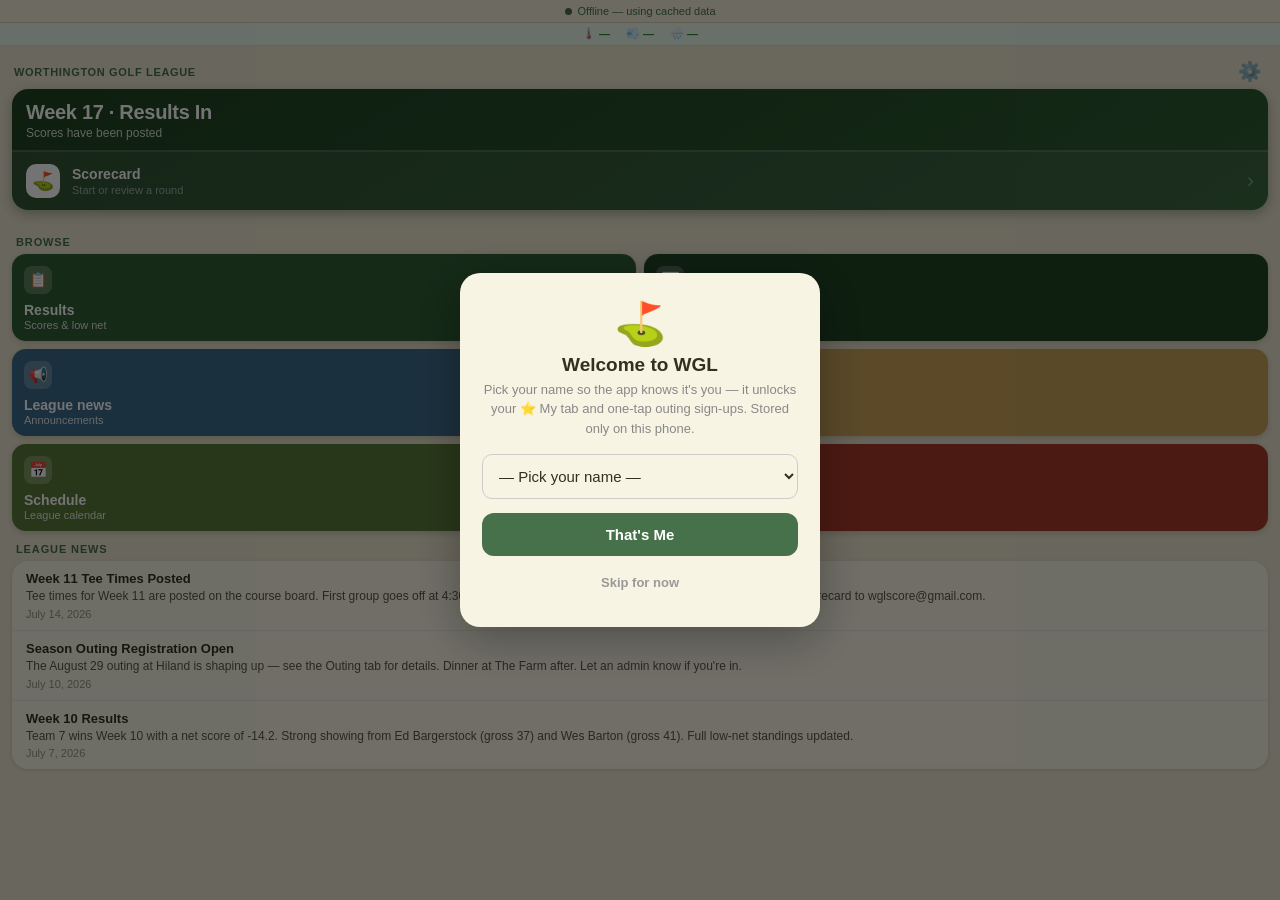
<file: index.html>
<!DOCTYPE html>
<!-- WGL v60 · 2026-09-29 · Home screen contrast: green hero card, course-colored browse tile grid, solid green Home back button. v59: Scorecard keeps players in entry order. Playoff weeks titled Semifinals/Finals; week dates now fall back to the engine calendar so engine-published weeks no longer render a bare "Week 18 ·"; week 17 date corrected Sunday→Monday. v57: Award night removed from the generated calendar. v56: Published calEvents now authoritative (admin owns the calendar). v55: Promoted from betaV2: hub-and-spoke home screen, one-tap scorecard, playoff bracket, calendar from engine data, ties to higher seed, XSS hardening. Replaces v53. -->
<html lang="en">
<head>
<meta charset="UTF-8">
<meta name="viewport" content="width=device-width, initial-scale=1.0, viewport-fit=cover">
<meta name="apple-mobile-web-app-capable" content="yes">
<link rel="manifest" href="manifest.json">
<link rel="apple-touch-icon" href="apple-touch-icon.png">
<title>WGL 2026</title>
<!-- OneSignal Web Push SDK -->
<script src="https://cdn.onesignal.com/sdks/web/v16/OneSignalSDK.page.js" defer></script>
<script>
  window.OneSignalDeferred = window.OneSignalDeferred || [];
  OneSignalDeferred.push(async function(OneSignal) {
    await OneSignal.init({
      appId: '2d45ee7e-57a8-450f-bbcd-42a872d6ac59',
      serviceWorkerParam: { scope: '/worthington-golf-league/' },
      serviceWorkerPath: 'OneSignalSDKWorker.js',
      serviceWorkerUpdaterPath: 'OneSignalSDKupdaterWorker.js',
    });
  });
</script>
<style>
* { box-sizing:border-box; margin:0; padding:0; }
body { font-family:-apple-system,BlinkMacSystemFont,'Segoe UI',sans-serif; background:var(--bg,#f5f5f5); color:var(--text,#1a1a1a); font-size:14px; height:100dvh; display:flex; flex-direction:column; overflow:hidden; }

/* Sync badge */
.sync-bar { display:flex; align-items:center; justify-content:center; gap:6px; padding-top:calc(5px + env(safe-area-inset-top)); padding-bottom:5px; padding-left:12px; padding-right:12px; font-size:11px; color:#2e7d32; background:#e8f5e9; border-bottom:1px solid #c8e6c9; flex-shrink:0; order:0; position:relative; }
.sync-dot { width:7px; height:7px; border-radius:50%; background:#43a047; flex-shrink:0; }
.wx-bar { display:flex; gap:16px; align-items:center; justify-content:center; padding:4px 14px 5px; font-size:11px; color:#2e7d32; background:#e8f5e9; border-bottom:1px solid #c8e6c9; flex-shrink:0; flex-wrap:wrap; }
.wx-bar span { display:flex; align-items:center; gap:3px; opacity:1; font-weight:600; }

/* Header — removed v53; safe-area top now handled by body/sync-bar */
.app-hdr { display:none; }
html,body{touch-action:manipulation}
button,.tab,.pin-btn,input,select{touch-action:manipulation}
.tabs { flex-shrink:0; order:3; display:flex; background:var(--tabbar-bg,rgba(255,255,255,.88)); -webkit-backdrop-filter:blur(20px) saturate(180%); backdrop-filter:blur(20px) saturate(180%); border-top:.5px solid var(--tabbar-line,rgba(0,0,0,.12)); padding-bottom:env(safe-area-inset-bottom); }
#main-scroll { order:2; flex:1; overflow-y:auto; -webkit-overflow-scrolling:touch; }
.tab { flex:1; min-width:0; display:flex; flex-direction:column; align-items:center; gap:2px; padding:7px 1px 6px; font-size:9px; font-weight:600; color:var(--tabbar-inactive,#8e8e93); cursor:pointer; white-space:nowrap; -webkit-tap-highlight-color:transparent; }
.tab .ticon { display:inline-flex; align-items:center; justify-content:center; opacity:.85; padding:4px 10px; border-radius:12px; transition:transform .15s ease, background .15s ease; }
.tab .ticon svg { width:22px; height:22px; display:block; }
.tab.active .ticon svg { stroke-width:2.2; }
#tab-my.active .ticon svg { fill:currentColor; }
.tab.active { color:var(--tint,#2e7d32); }
.tab.active .ticon { opacity:1; transform:scale(1.08); background:var(--tint-soft,rgba(46,125,50,.14)); }
.tab:active .ticon { transform:scale(.88); }
.tab-content { display:none; padding:12px 12px calc(80px + env(safe-area-inset-bottom)); max-width:700px; margin:0 auto; }
.tab-content.active { display:block; }

/* Cards */
.card { background:var(--card,white); border-radius:12px; box-shadow:0 1px 4px rgba(0,0,0,.1); margin-bottom:12px; overflow:hidden; }
.card-hdr { padding:11px 14px; font-weight:700; font-size:13px; border-bottom:1px solid #f0f0f0; background:var(--card,white); }

/* Settings gear — hidden in sync bar; lives on home screen in v2 */
#gear-btn { display:none; }
/* Home screen title bar */
.home-title-bar { display:flex; align-items:center; justify-content:space-between; padding:12px 14px 4px; }
.home-title-lbl { font-size:11px; font-weight:800; letter-spacing:.05em; text-transform:uppercase; color:#aaa; }
.home-gear-btn { background:none; border:none; color:var(--tint,#2e7d32); font-size:19px; cursor:pointer; padding:4px; -webkit-tap-highlight-color:transparent; opacity:.85; line-height:1; }
.home-gear-btn:active { opacity:.5; }
/* Settings spoke section */
#settings-screen { padding:0 !important; }
.settings-inner { padding:0 12px 32px; }
.settings-title { font-size:11px; font-weight:700; color:#888; text-transform:uppercase; letter-spacing:.06em; margin-bottom:8px; }
.seg { display:flex; background:rgba(120,120,128,.16); border-radius:9px; padding:2px; margin-bottom:14px; }
.seg button { flex:1; border:none; background:none; padding:7px 2px; border-radius:7px; font-size:12px; font-weight:600; color:inherit; opacity:.65; cursor:pointer; -webkit-tap-highlight-color:transparent; }
.seg button.on { background:var(--card,white); box-shadow:0 1px 3px rgba(0,0,0,.18); color:var(--tint,#2e7d32); opacity:1; }
.settings-row { display:flex; justify-content:space-between; align-items:center; margin-bottom:12px; }
.settings-label { font-size:14px; }

/* Font schemes */
body.font-rounded { font-family:ui-rounded,'SF Pro Rounded',-apple-system,BlinkMacSystemFont,'Segoe UI',sans-serif; }
body.font-serif { font-family:ui-serif,'New York',Georgia,'Times New Roman',serif; }
table.standings td, .gps-dist-val, .score-val, .hcp-val, .rtotals { font-variant-numeric:tabular-nums; }

/* Text size */
body.text-lg .tab-content, body.text-lg .modal, body.text-lg #signup-modal, body.text-lg #sc-modal>div { zoom:1.12; }
body.text-xl .tab-content, body.text-xl .modal, body.text-xl #signup-modal, body.text-xl #sc-modal>div { zoom:1.25; }
.toggle { position:relative; width:44px; height:26px; flex-shrink:0; }
.toggle input { opacity:0; width:0; height:0; }
.toggle-track { position:absolute; inset:0; background:#ccc; border-radius:26px; cursor:pointer; transition:.2s; }
.toggle input:checked + .toggle-track { background:#2e7d32; }
.toggle-track:before { content:''; position:absolute; height:20px; width:20px; left:3px; bottom:3px; background:white; border-radius:50%; transition:.2s; }
.toggle input:checked + .toggle-track:before { transform:translateX(18px); }

/* Scorecard — 3-step prototype */
.sc-step { display:none; }
.sc-step.active { display:block; }
.search-input { width:100%; padding:11px 14px; border:1.5px solid #ddd; border-radius:8px; font-size:15px; -webkit-appearance:none; outline:none; }
.search-input:focus { border-color:#2e7d32; }
.search-wrap { position:relative; }
.search-drop { display:none; position:absolute; top:calc(100% + 4px); left:0; right:0; background:white; border:1px solid #e0e0e0; border-radius:10px; max-height:230px; overflow-y:auto; z-index:50; box-shadow:0 6px 20px rgba(0,0,0,.14); }
.search-item { padding:12px 14px; cursor:pointer; border-bottom:1px solid #f5f5f5; font-size:14px; }
.search-item:last-child { border-bottom:none; }
.player-chip { display:flex; align-items:center; justify-content:space-between; padding:10px 0; border-bottom:1px solid #f5f5f5; }
.player-chip:last-child { border-bottom:none; }
.chip-name { font-size:14px; font-weight:600; }
.chip-meta { font-size:12px; color:#888; font-weight:400; }
.chip-remove { background:none; border:none; color:#ccc; font-size:24px; cursor:pointer; line-height:1; padding:0 4px; }
.progress-row { display:flex; gap:5px; justify-content:center; padding:8px 0 12px; }
.dot { border-radius:50%; transition:all .15s; }
.hole-hdr { padding:14px 16px 10px; }
.hole-num-big { font-size:24px; font-weight:800; }
.hole-par-lbl { font-size:13px; color:#888; margin-top:2px; }
.score-row { display:flex; align-items:center; justify-content:space-between; padding:11px 0; border-bottom:1px solid #f0f0f0; }
.score-row:last-child { border-bottom:none; }
.sname { font-size:17px; font-weight:700; letter-spacing:-.2px; }
.score-ctrl { display:flex; align-items:center; gap:8px; }
.adj-btn { width:44px; height:44px; border-radius:50%; border:1.5px solid #ddd; background:white; font-size:28px; line-height:1; cursor:pointer; display:flex; align-items:center; justify-content:center; -webkit-tap-highlight-color:transparent; }
.adj-btn:active { background:#f0f0f0; transform:scale(.88); }
.score-val { width:38px; text-align:center; font-size:28px; font-weight:800; }
/* one-tap score entry */
.prow { padding:11px 0; border-bottom:1px solid #f0f0f0; }
.prow:last-child { border-bottom:none; }
.pinfo { display:flex; align-items:baseline; margin-bottom:8px; }
.pnet { margin-left:auto; font-size:13px; font-weight:700; color:var(--tint,#2e7d32); }
.pnet.empty { color:var(--tabbar-inactive,#bbb); font-weight:600; }
.score-strip { display:flex; gap:4px; }
.sbtn { flex:1; min-width:0; padding:15px 1px; text-align:center; font-size:17px; font-weight:600;
        cursor:pointer; background:var(--unsel-bg,#fff); color:var(--unsel-fg,#555);
        border:1.5px solid var(--unsel-line,#ddd); border-radius:8px; line-height:1;
        -webkit-tap-highlight-color:transparent; font-variant-numeric:tabular-nums; }
.sbtn:active { transform:scale(.91); }
.sbtn.eagle  { border-radius:50%; outline:2px solid var(--unsel-line,#ddd); outline-offset:2px; }
.sbtn.birdie { border-radius:50%; }
.sbtn.dbl    { border-radius:3px; }
.sbtn.dbl2   { border-radius:3px; outline:2px solid var(--unsel-line,#ddd); outline-offset:2px; }
.sbtn.sel { background:var(--sel-bg,#2e7d32); color:var(--sel-fg,#fff); border-color:var(--sel-bg,#2e7d32); font-weight:800; }
.sbtn.sel.eagle, .sbtn.sel.dbl2 { outline-color:var(--sel-bg,#2e7d32); }
.nav-row { display:flex; gap:10px; padding:12px 0 0; }
.nav-btn { flex:1; padding:14px; border:1.5px solid #ddd; border-radius:10px; font-size:15px; font-weight:600; background:white; color:#333; cursor:pointer; -webkit-tap-highlight-color:transparent; }
.nav-btn:active { transform:scale(.97); }
.nav-btn.next { background:#2e7d32; color:white; border-color:#2e7d32; }
.nav-btn.review { background:#1565c0; color:white; border-color:#1565c0; }
.sc-team-hdr { font-size:11px; font-weight:700; color:#888; text-transform:uppercase; letter-spacing:.08em; padding-bottom:8px; }
.rev-row { padding:10px 0; border-bottom:1px solid #f5f5f5; }
.rev-row:last-child { border-bottom:none; }
.rev-name-row { display:flex; justify-content:space-between; align-items:baseline; margin-bottom:5px; }
.rname { font-size:14px; font-weight:600; }
.rtotals { font-size:13px; font-weight:700; color:#2e7d32; }
.rtotals.warn { color:#c62828; }
.hole-dots { display:flex; gap:3px; flex-wrap:wrap; margin-top:3px; }
.hd { display:inline-flex; align-items:center; justify-content:center; width:26px; height:24px; border-radius:5px; font-size:12px; font-weight:700; }
.hd.eagle  { background:#fff9c4; color:#f57f17; }
.hd.birdie { background:#e8f5e9; color:#2e7d32; }
.hd.par    { background:#f5f5f5; color:#555; }
.hd.bogey  { background:#fff3e0; color:#e65100; }
.hd.double { background:#fce4ec; color:#c62828; }
.hd.miss   { background:#fce4ec; color:#c62828; }
.sc-btn { width:100%; background:#2e7d32; color:white; border:none; border-radius:10px; padding:16px; font-size:15px; font-weight:600; cursor:pointer; display:block; -webkit-tap-highlight-color:transparent; }
.sc-btn:active { background:#1b5e20; }
.sc-btn-ghost { width:100%; background:none; border:none; color:#888; font-size:13px; padding:10px; cursor:pointer; }
.sc-note { font-size:11px; color:#aaa; text-align:center; margin-top:8px; line-height:1.5; }
.empty-msg { color:#bbb; font-size:13px; text-align:center; padding:12px 0; }

/* Team table */
table.standings { width:100%; border-collapse:collapse; font-size:13px; }
.standings th { background:#f5f5f5; padding:7px 8px; text-align:center; font-size:11px; font-weight:700; color:#555; border-bottom:2px solid #eee; }
.standings th.lft { text-align:left; }
.standings td { padding:7px 8px; border-bottom:1px solid #f5f5f5; text-align:center; }
.standings td.lft { text-align:left; }
.standings tr:last-child td { border-bottom:none; }
.rank1 { color:#f57f17; font-weight:700; }

/* News */
.ann-item { background:var(--card,white); border-radius:12px; padding:14px; margin-bottom:10px; border-left:4px solid #2e7d32; box-shadow:0 1px 4px rgba(0,0,0,.08); }
.ann-tag { font-size:10px; font-weight:700; text-transform:uppercase; letter-spacing:.07em; color:#2e7d32; margin-bottom:4px; }
.ann-title { font-weight:700; font-size:15px; margin-bottom:5px; }
.ann-body { font-size:13px; color:#555; line-height:1.55; }
.ann-date { font-size:11px; color:#aaa; margin-top:6px; }
.ann-info { border-left-color:#1565c0; }
.ann-info .ann-tag { color:#1565c0; }
.ann-reminder { border-left-color:#e65100; }
.ann-reminder .ann-tag { color:#e65100; }
.ann-alert { border-left-color:#c62828; }
.ann-alert .ann-tag { color:#c62828; }

/* Outing */
.outing-section { margin-bottom:16px; }
.outing-lbl { font-size:11px; font-weight:700; text-transform:uppercase; letter-spacing:.07em; color:#2e7d32; margin-bottom:5px; }
.outing-val { font-size:14px; line-height:1.5; }
.prize-row { display:flex; gap:10px; padding:8px 0; border-bottom:1px solid #f5f5f5; font-size:13px; }
.prize-row:last-child { border-bottom:none; }
.prize-pos { font-weight:700; min-width:80px; }
.prize-desc { color:#555; }

/* Dues */
.badge-in { display:inline-block; background:#e8f5e9; color:#2e7d32; border-radius:20px; font-size:11px; font-weight:700; padding:2px 10px; }
.badge-out { display:inline-block; background:#f5f5f5; color:#bbb; border-radius:20px; font-size:11px; font-weight:600; padding:2px 10px; }
.dues-summary { display:flex; gap:14px; flex-wrap:wrap; font-size:13px; padding:12px 14px; }

/* Roster / player details */
.roster-team { margin-bottom:12px; }
.roster-team-hdr { background:#1b5e20; color:white; font-size:11px; font-weight:700; text-transform:uppercase; letter-spacing:.06em; padding:5px 12px; border-radius:8px 8px 0 0; }
.roster-player { display:flex; align-items:center; gap:10px; padding:10px 12px; border-bottom:1px solid #f5f5f5; }
.roster-player:last-child { border-bottom:none; }
.rp-name { font-weight:600; font-size:14px; flex:1; }
.rp-hcp { font-size:11px; color:#888; }
.call-btn { background:#e8f5e9; color:#2e7d32; border:none; border-radius:8px; padding:5px 11px; font-size:12px; font-weight:700; cursor:pointer; -webkit-tap-highlight-color:transparent; text-decoration:none; display:inline-block; }
.call-btn.no-phone { background:#f5f5f5; color:#ccc; pointer-events:none; }

/* Player modal */
.modal-bg { display:none; position:fixed; inset:0; background:rgba(0,0,0,.4); z-index:200; align-items:flex-end; }
.modal-bg.open { display:flex; }
.modal { background:white; border-radius:20px 20px 0 0; padding:24px 20px env(safe-area-inset-bottom); width:100%; max-width:500px; margin:0 auto; }
.modal-name { font-size:20px; font-weight:700; margin-bottom:4px; }
.modal-meta { font-size:13px; color:#888; margin-bottom:16px; }
.modal-row { display:flex; justify-content:space-between; align-items:center; padding:11px 0; border-bottom:1px solid #f5f5f5; font-size:14px; }
.modal-row:last-child { border-bottom:none; }
.modal-close { width:100%; padding:13px; margin-top:14px; background:#f5f5f5; border:none; border-radius:12px; font-size:15px; font-weight:600; color:#555; cursor:pointer; }
.call-big { background:#2e7d32; color:white; border:none; border-radius:10px; padding:9px 18px; font-size:14px; font-weight:700; cursor:pointer; -webkit-tap-highlight-color:transparent; }

/* HCP grid */
.hcp-grid { display:grid; grid-template-columns:repeat(auto-fill,minmax(130px,1fr)); gap:8px; }
.hcp-row { background:var(--card,white); border-radius:10px; padding:10px 12px; box-shadow:0 1px 3px rgba(0,0,0,.08); display:flex; justify-content:space-between; align-items:center; cursor:pointer; -webkit-tap-highlight-color:transparent; }
.hcp-row:active { background:#f0faf0; }
.hcp-name { font-size:13px; font-weight:600; }
.hcp-val { font-size:18px; font-weight:800; color:#2e7d32; }

/* Theme swatch buttons */

/* GPS Distance tab */
.gps-hole-btn { padding:9px 4px; border:1.5px solid #ddd; border-radius:8px; background:white; font-size:14px; font-weight:700; cursor:pointer; -webkit-tap-highlight-color:transparent; color:#333; }
.gps-hole-btn.active { background:#1b5e20; color:white; border-color:#1b5e20; }
.gps-hole-btn:active { transform:scale(.9); }
.gps-dist-box { text-align:center; background:#f5f5f5; border-radius:10px; padding:12px 6px; }
.gps-dist-lbl { font-size:10px; font-weight:700; color:#888; text-transform:uppercase; letter-spacing:.06em; margin-bottom:6px; }
.gps-dist-val { font-size:28px; font-weight:800; color:#1b5e20; line-height:1; }
.gps-dist-unit { font-size:10px; color:#aaa; margin-top:2px; }

/* ── Standalone GPS tab ── */
#gps2 { padding:0 !important; }
.gps2-screen { background:#000; display:flex; flex-direction:column; min-height:calc(100dvh - 120px); }
.gps2-hole-bar { display:flex; align-items:center; justify-content:space-between; padding:20px 20px 10px; }
.gps2-nav-btn { background:rgba(255,255,255,.12); border:none; color:rgba(255,255,255,.65); font-size:24px; width:38px; height:38px; border-radius:10px; cursor:pointer; display:flex; align-items:center; justify-content:center; -webkit-tap-highlight-color:transparent; }
.gps2-nav-btn:active { background:rgba(255,255,255,.22); transform:scale(.9); }
.gps2-hole-label { font-size:28px; font-weight:700; color:#fff; letter-spacing:-.5px; text-align:center; }
.gps2-hole-meta { font-size:12px; color:rgba(255,255,255,.4); text-align:center; margin-top:2px; }
.gps2-yards { flex:1; display:flex; flex-direction:column; justify-content:center; padding:0 22px; gap:8px; }
.gps2-row { display:flex; justify-content:space-between; align-items:center; padding:14px 18px; border-radius:14px; }
.gps2-row.front { background:rgba(255,255,255,.07); }
.gps2-row.ctr { background:rgba(93,202,130,.15); border:1px solid rgba(93,202,130,.25); }
.gps2-row.back { background:rgba(255,255,255,.07); }
.gps2-lbl { font-size:13px; font-weight:600; text-transform:uppercase; letter-spacing:.05em; color:rgba(255,255,255,.45); }
.gps2-row.ctr .gps2-lbl { color:#5dca82; }
.gps2-num { font-size:44px; font-weight:700; color:rgba(255,255,255,.78); letter-spacing:-1.5px; line-height:1; font-variant-numeric:tabular-nums; }
.gps2-row.ctr .gps2-num { font-size:60px; color:#fff; }
.gps2-unit-lbl { font-size:10px; color:rgba(255,255,255,.3); text-align:right; margin-top:2px; }
.gps2-status { text-align:center; font-size:10px; color:rgba(255,255,255,.28); padding:10px 0 16px; }
</style>

<style id="theme-css">
/* ── Dark Gold ─────────────────────────────────────────────── */
body.theme-dark-gold{--bg:#0d1117;--card:#161b22;--text:#e6edf3;--tint:#c9a84c;--tabbar-bg:rgba(13,17,23,.88);--tabbar-line:#21262d;--tabbar-inactive:#6e7681;--tint-soft:rgba(201,168,76,.18);--sel-bg:#c9a84c;--sel-fg:#0d1117;--unsel-bg:#21262d;--unsel-fg:#8b949e;--unsel-line:#30363d}
body.theme-dark-gold .app-hdr{background:#161b22;border-bottom:1px solid #21262d}
body.theme-dark-gold .hdr-inner h1,.theme-dark-gold .hdr-sub{color:#e6edf3}
body.theme-dark-gold .sync-bar{background:#161b22;color:#c9a84c;border-bottom-color:#21262d}
body.theme-dark-gold .sync-dot{background:#c9a84c}
body.theme-dark-gold #gear-btn{background:#c9a84c;color:#0d1117}
body.theme-dark-gold #settings-panel{background:#161b22;border-color:#30363d}
body.theme-dark-gold .settings-title{color:#8b949e}
body.theme-dark-gold .settings-row{border-bottom-color:#21262d}
body.theme-dark-gold .settings-label{color:#e6edf3}
body.theme-dark-gold .adj-btn{background:#21262d;border-color:#30363d;color:#e6edf3}
body.theme-dark-gold .nav-btn{background:#21262d;border-color:#30363d;color:#e6edf3}
body.theme-dark-gold .nav-btn.next{background:#c9a84c;color:#0d1117;border-color:#c9a84c}
body.theme-dark-gold .nav-btn.review{background:#1565c0;color:white;border-color:#1565c0}
body.theme-dark-gold .sc-btn{background:#c9a84c;color:#0d1117}
body.theme-dark-gold .sc-btn:active{background:#b8960b}
body.theme-dark-gold .sc-btn-ghost{color:#8b949e}
body.theme-dark-gold .search-input{background:#21262d;border-color:#30363d;color:#e6edf3}
body.theme-dark-gold .search-input:focus{border-color:#c9a84c}
body.theme-dark-gold .search-drop,.theme-dark-gold .search-item{background:#161b22;border-color:#21262d;color:#e6edf3}
body.theme-dark-gold .player-chip,.theme-dark-gold .score-row,.theme-dark-gold .prow,.theme-dark-gold .rev-row,.theme-dark-gold .roster-player{border-bottom-color:#21262d}
body.theme-dark-gold .hcp-val,.theme-dark-gold .rtotals,.theme-dark-gold .outing-lbl,.theme-dark-gold .ann-tag{color:#c9a84c}
body.theme-dark-gold .toggle input:checked+.toggle-track{background:#c9a84c}
body.theme-dark-gold .roster-team-hdr{background:#c9a84c;color:#0d1117}
body.theme-dark-gold .call-btn{background:#21262d;color:#c9a84c}
body.theme-dark-gold .call-big{background:#c9a84c;color:#0d1117}
body.theme-dark-gold .badge-in{background:rgba(201,168,76,.15);color:#c9a84c}
body.theme-dark-gold .ann-item{background:#161b22;border-left-color:#c9a84c}
body.theme-dark-gold .ann-body,.theme-dark-gold .prize-desc,.theme-dark-gold .chip-meta,.theme-dark-gold .sc-note,.theme-dark-gold .empty-msg{color:#8b949e}
body.theme-dark-gold .ann-date{color:#484f58}
body.theme-dark-gold .card-hdr{background:#161b22;border-bottom-color:#21262d}
body.theme-dark-gold .standings th{background:#21262d;color:#8b949e;border-bottom-color:#30363d}
body.theme-dark-gold .standings td{border-bottom-color:#21262d}
body.theme-dark-gold .modal{background:#161b22}
body.theme-dark-gold .modal-row{border-bottom-color:#21262d}
body.theme-dark-gold .modal-close{background:#21262d;color:#8b949e}
body.theme-dark-gold #modal-hcp{color:#c9a84c!important}
body.theme-dark-gold .hcp-row:active{background:#21262d}
body.theme-dark-gold .dues-summary,.theme-dark-gold .modal-meta{color:#8b949e}
body.theme-dark-gold .ann-info{border-left-color:#3b82f6}
body.theme-dark-gold .ann-info .ann-tag{color:#3b82f6}

/* ── Light Gold ────────────────────────────────────────────── */
body.theme-light-gold{--bg:#faf8f0;--card:#fff;--text:#1a1200;--tint:#b8860b;--tabbar-bg:rgba(255,253,245,.9);--tabbar-line:#e8dcc0;--tabbar-inactive:#a89c78;--tint-soft:rgba(184,134,11,.14);--sel-bg:#b8860b;--sel-fg:#fff;--unsel-bg:#fff;--unsel-fg:#777;--unsel-line:#ddd}
body.theme-light-gold .app-hdr{background:#2d1c00}
body.theme-light-gold .hdr-sub{opacity:.7}
body.theme-light-gold .sync-bar{background:#fffdf0;color:#b8860b;border-bottom-color:#f0d060}
body.theme-light-gold .sync-dot{background:#b8860b}
body.theme-light-gold #gear-btn{background:#b8860b}
body.theme-light-gold .nav-btn.next{background:#b8860b;border-color:#b8860b}
body.theme-light-gold .sc-btn{background:#b8860b}
body.theme-light-gold .sc-btn:active{background:#8b6508}
body.theme-light-gold .search-input:focus{border-color:#b8860b}
body.theme-light-gold .hcp-val,.theme-light-gold .rtotals,.theme-light-gold .outing-lbl,.theme-light-gold .ann-tag{color:#b8860b}
body.theme-light-gold .toggle input:checked+.toggle-track{background:#b8860b}
body.theme-light-gold .roster-team-hdr{background:#2d1c00}
body.theme-light-gold .call-btn{background:#fffbe6;color:#b8860b}
body.theme-light-gold .call-big{background:#b8860b}
body.theme-light-gold .badge-in{background:#fffbe6;color:#b8860b}
body.theme-light-gold .ann-item{border-left-color:#b8860b}
body.theme-light-gold #modal-hcp{color:#b8860b!important}

/* ── Dark Slate ────────────────────────────────────────────── */
body.theme-dark-slate{--bg:#10141c;--card:#1e293b;--text:#f1f5f9;--tint:#38bdf8;--tabbar-bg:rgba(16,20,28,.88);--tabbar-line:#1e3a5f;--tabbar-inactive:#64748b;--tint-soft:rgba(56,189,248,.18);--sel-bg:#0284c7;--sel-fg:#fff;--unsel-bg:#334155;--unsel-fg:#94a3b8;--unsel-line:#475569}
body.theme-dark-slate .app-hdr{background:#0f2744;border-bottom:1px solid #1e3a5f}
body.theme-dark-slate .hdr-inner h1,.theme-dark-slate .hdr-sub{color:#f1f5f9}
body.theme-dark-slate .sync-bar{background:#1e293b;color:#38bdf8;border-bottom-color:#334155}
body.theme-dark-slate .sync-dot{background:#38bdf8}
body.theme-dark-slate #gear-btn{background:#0284c7;color:white}
body.theme-dark-slate #settings-panel{background:#1e293b;border-color:#334155}
body.theme-dark-slate .settings-title{color:#64748b}
body.theme-dark-slate .settings-label{color:#f1f5f9}
body.theme-dark-slate .adj-btn{background:#334155;border-color:#475569;color:#f1f5f9}
body.theme-dark-slate .nav-btn{background:#334155;border-color:#475569;color:#f1f5f9}
body.theme-dark-slate .nav-btn.next{background:#0284c7;color:white;border-color:#0284c7}
body.theme-dark-slate .sc-btn{background:#0284c7;color:white}
body.theme-dark-slate .sc-btn:active{background:#0369a1}
body.theme-dark-slate .sc-btn-ghost{color:#64748b}
body.theme-dark-slate .search-input{background:#334155;border-color:#475569;color:#f1f5f9}
body.theme-dark-slate .search-input:focus{border-color:#38bdf8}
body.theme-dark-slate .search-drop,.theme-dark-slate .search-item{background:#1e293b;border-color:#334155;color:#f1f5f9}
body.theme-dark-slate .player-chip,.theme-dark-slate .score-row,.theme-dark-slate .rev-row,.theme-dark-slate .roster-player{border-bottom-color:#334155}
body.theme-dark-slate .hcp-val,.theme-dark-slate .rtotals,.theme-dark-slate .outing-lbl,.theme-dark-slate .ann-tag{color:#38bdf8}
body.theme-dark-slate .toggle input:checked+.toggle-track{background:#0284c7}
body.theme-dark-slate .roster-team-hdr{background:#0f2744;color:#38bdf8}
body.theme-dark-slate .call-btn{background:#334155;color:#38bdf8}
body.theme-dark-slate .call-big{background:#0284c7;color:white}
body.theme-dark-slate .badge-in{background:rgba(56,189,248,.12);color:#38bdf8}
body.theme-dark-slate .ann-item{background:#1e293b;border-left-color:#0284c7}
body.theme-dark-slate .ann-body,.theme-dark-slate .prize-desc,.theme-dark-slate .chip-meta,.theme-dark-slate .sc-note,.theme-dark-slate .empty-msg{color:#64748b}
body.theme-dark-slate .ann-date{color:#475569}
body.theme-dark-slate .card-hdr{background:#1e293b;border-bottom-color:#334155}
body.theme-dark-slate .standings th{background:#334155;color:#64748b;border-bottom-color:#475569}
body.theme-dark-slate .standings td{border-bottom-color:#334155}
body.theme-dark-slate .modal{background:#1e293b}
body.theme-dark-slate .modal-row{border-bottom-color:#334155}
body.theme-dark-slate .modal-close{background:#334155;color:#94a3b8}
body.theme-dark-slate #modal-hcp{color:#38bdf8!important}
body.theme-dark-slate .hcp-row:active{background:#334155}
body.theme-dark-slate .dues-summary,.theme-dark-slate .modal-meta{color:#94a3b8}

/* ── Light Slate ───────────────────────────────────────────── */
body.theme-light-slate{--bg:#f0f4f8;--card:#fff;--text:#1e293b;--tint:#0284c7;--tabbar-bg:rgba(240,244,248,.9);--tabbar-line:#cbd5e1;--tabbar-inactive:#94a3b8;--tint-soft:rgba(2,132,199,.12);--sel-bg:#0284c7;--sel-fg:#fff;--unsel-bg:#fff;--unsel-fg:#777;--unsel-line:#ddd}
body.theme-light-slate .app-hdr{background:#0f2744}
body.theme-light-slate .hdr-sub{opacity:.7}
body.theme-light-slate .sync-bar{background:#e8f4fd;color:#0284c7;border-bottom-color:#bae6fd}
body.theme-light-slate .sync-dot{background:#0284c7}
body.theme-light-slate #gear-btn{background:#0284c7}
body.theme-light-slate .nav-btn.next{background:#0284c7;border-color:#0284c7}
body.theme-light-slate .sc-btn{background:#0284c7}
body.theme-light-slate .sc-btn:active{background:#0369a1}
body.theme-light-slate .search-input:focus{border-color:#0284c7}
body.theme-light-slate .hcp-val,.theme-light-slate .rtotals,.theme-light-slate .outing-lbl,.theme-light-slate .ann-tag{color:#0284c7}
body.theme-light-slate .toggle input:checked+.toggle-track{background:#0284c7}
body.theme-light-slate .roster-team-hdr{background:#0f2744}
body.theme-light-slate .call-btn{background:#e8f4fd;color:#0284c7}
body.theme-light-slate .call-big{background:#0284c7}
body.theme-light-slate .badge-in{background:#e8f4fd;color:#0284c7}
body.theme-light-slate .ann-item{border-left-color:#0284c7}
body.theme-light-slate #modal-hcp{color:#0284c7!important}

/* ── Dark Turf ─────────────────────────────────────────────── */
body.theme-dark-turf{--bg:#071507;--card:#0f2d0f;--text:#e8f5e8;--tint:#4ade80;--tabbar-bg:rgba(7,21,7,.88);--tabbar-line:#1a4a1a;--tabbar-inactive:#4a7a4a;--tint-soft:rgba(74,222,128,.18);--sel-bg:#166534;--sel-fg:#4ade80;--unsel-bg:#1a4a1a;--unsel-fg:#6abf69;--unsel-line:#2d6a2d}
body.theme-dark-turf .app-hdr{background:#071507;border-bottom:1px solid #1a4a1a}
body.theme-dark-turf .hdr-inner h1,.theme-dark-turf .hdr-sub{color:#e8f5e8}
body.theme-dark-turf .sync-bar{background:#0f2d0f;color:#4ade80;border-bottom-color:#1a4a1a}
body.theme-dark-turf .sync-dot{background:#4ade80}
body.theme-dark-turf #gear-btn{background:#166534;color:#4ade80}
body.theme-dark-turf #settings-panel{background:#0f2d0f;border-color:#1a4a1a}
body.theme-dark-turf .settings-title{color:#4ade80}
body.theme-dark-turf .settings-label{color:#e8f5e8}
body.theme-dark-turf .adj-btn{background:#1a4a1a;border-color:#2d6a2d;color:#e8f5e8}
body.theme-dark-turf .nav-btn{background:#1a4a1a;border-color:#2d6a2d;color:#e8f5e8}
body.theme-dark-turf .nav-btn.next{background:#166534;color:#4ade80;border-color:#166534}
body.theme-dark-turf .sc-btn{background:#166534;color:#4ade80}
body.theme-dark-turf .sc-btn:active{background:#14532d}
body.theme-dark-turf .sc-btn-ghost{color:#4ade80;opacity:.6}
body.theme-dark-turf .search-input{background:#1a4a1a;border-color:#2d6a2d;color:#e8f5e8}
body.theme-dark-turf .search-input:focus{border-color:#4ade80}
body.theme-dark-turf .search-drop,.theme-dark-turf .search-item{background:#0f2d0f;border-color:#1a4a1a;color:#e8f5e8}
body.theme-dark-turf .player-chip,.theme-dark-turf .score-row,.theme-dark-turf .rev-row,.theme-dark-turf .roster-player{border-bottom-color:#1a4a1a}
body.theme-dark-turf .hcp-val,.theme-dark-turf .rtotals,.theme-dark-turf .outing-lbl,.theme-dark-turf .ann-tag{color:#4ade80}
body.theme-dark-turf .toggle input:checked+.toggle-track{background:#166534}
body.theme-dark-turf .roster-team-hdr{background:#071507;color:#4ade80;border-bottom:1px solid #1a4a1a}
body.theme-dark-turf .call-btn{background:#1a4a1a;color:#4ade80}
body.theme-dark-turf .call-big{background:#166534;color:#4ade80}
body.theme-dark-turf .badge-in{background:rgba(74,222,128,.1);color:#4ade80}
body.theme-dark-turf .ann-item{background:#0f2d0f;border-left-color:#4ade80}
body.theme-dark-turf .ann-body,.theme-dark-turf .prize-desc,.theme-dark-turf .chip-meta,.theme-dark-turf .sc-note,.theme-dark-turf .empty-msg{color:#6abf69}
body.theme-dark-turf .ann-date{color:#2d6a2d}
body.theme-dark-turf .card-hdr{background:#0f2d0f;border-bottom-color:#1a4a1a}
body.theme-dark-turf .standings th{background:#1a4a1a;color:#6abf69;border-bottom-color:#2d6a2d}
body.theme-dark-turf .standings td{border-bottom-color:#1a4a1a}
body.theme-dark-turf .modal{background:#0f2d0f}
body.theme-dark-turf .modal-row{border-bottom-color:#1a4a1a}
body.theme-dark-turf .modal-close{background:#1a4a1a;color:#6abf69}
body.theme-dark-turf #modal-hcp{color:#4ade80!important}
body.theme-dark-turf .hcp-row:active{background:#1a4a1a}
body.theme-dark-turf .dues-summary,.theme-dark-turf .modal-meta{color:#6abf69}

/* ── Earth Dark ─ deep pine, olive cards, burnt-orange accents ── */
body.theme-earth-dark{--bg:#141a15;--card:#232b24;--text:#e8e2cf;--tint:#e0a43c;--tabbar-bg:rgba(18,23,18,.92);--tabbar-line:#2e372e;--tabbar-inactive:#7d846d;--tint-soft:rgba(224,164,60,.16);--sel-bg:#bf5327;--sel-fg:#f5ead9;--unsel-bg:#2e372c;--unsel-fg:#b8bfa6;--unsel-line:#3a453a}
body.theme-earth-dark .app-hdr{background:#24402c;border-bottom:1px solid #2e372e}
body.theme-earth-dark .hdr-inner h1{color:#e8d99a}
body.theme-earth-dark .hdr-sub{color:#cfe3c2;opacity:.85}
body.theme-earth-dark .sync-bar{background:#1b241c;color:#9fb37a;border-bottom-color:#2e372e}
body.theme-earth-dark .sync-dot{background:#9fb37a}
body.theme-earth-dark #gear-btn{background:#bf5327;color:#f5ead9}
body.theme-earth-dark #settings-panel{background:#232b24;border-color:#3a453a}
body.theme-earth-dark .settings-title{color:#8c927c}
body.theme-earth-dark .settings-label{color:#e8e2cf}
body.theme-earth-dark .adj-btn{background:#2e372c;border-color:#46523f;color:#e8e2cf}
body.theme-earth-dark .nav-btn{background:#2e372c;border-color:#46523f;color:#e8e2cf}
body.theme-earth-dark .nav-btn.next{background:#bf5327;color:#f5ead9;border-color:#bf5327}
body.theme-earth-dark .sc-btn{background:#bf5327;color:#f5ead9}
body.theme-earth-dark .sc-btn:active{background:#a8431f}
body.theme-earth-dark .sc-btn-ghost{color:#8c927c}
body.theme-earth-dark .search-input{background:#2e372c;border-color:#46523f;color:#e8e2cf}
body.theme-earth-dark .search-input:focus{border-color:#e0a43c}
body.theme-earth-dark .search-drop,.theme-earth-dark .search-item{background:#232b24;border-color:#2e372e;color:#e8e2cf}
body.theme-earth-dark .player-chip,.theme-earth-dark .score-row,.theme-earth-dark .rev-row,.theme-earth-dark .roster-player{border-bottom-color:#2e372e}
body.theme-earth-dark .hcp-val,.theme-earth-dark .rtotals,.theme-earth-dark .outing-lbl,.theme-earth-dark .ann-tag{color:#e0a43c}
body.theme-earth-dark .toggle input:checked+.toggle-track{background:#bf5327}
body.theme-earth-dark .roster-team-hdr{background:#24402c;color:#e8d99a}
body.theme-earth-dark .call-btn{background:#2e372c;color:#e0a43c}
body.theme-earth-dark .call-big{background:#bf5327;color:#f5ead9}
body.theme-earth-dark .badge-in{background:rgba(224,164,60,.14);color:#e0a43c}
body.theme-earth-dark .ann-item{background:#232b24;border-left-color:#bf5327}
body.theme-earth-dark .ann-body,.theme-earth-dark .prize-desc,.theme-earth-dark .chip-meta,.theme-earth-dark .sc-note,.theme-earth-dark .empty-msg{color:#8c927c}
body.theme-earth-dark .ann-date{color:#565c48}
body.theme-earth-dark .card-hdr{background:#232b24;border-bottom-color:#2e372e}
body.theme-earth-dark .standings th{background:#2e372c;color:#9aa284;border-bottom-color:#3a453a}
body.theme-earth-dark .standings td{border-bottom-color:#2e372e}
body.theme-earth-dark .modal{background:#232b24}
body.theme-earth-dark .modal-row{border-bottom-color:#2e372e}
body.theme-earth-dark .modal-close{background:#2e372c;color:#9aa284}
body.theme-earth-dark #modal-hcp{color:#e0a43c!important}
body.theme-earth-dark .hcp-row:active{background:#2e372c}
body.theme-earth-dark .dues-summary,.theme-earth-dark .modal-meta{color:#9aa284}

/* ── Earth Light ─ cream, sage, forest green, burnt-orange accents ── */
body.theme-earth-light{--bg:#eae4cf;--card:#f8f4e4;--text:#33301f;--tint:#47714b;--tabbar-bg:rgba(238,232,213,.92);--tabbar-line:#cfc7a8;--tabbar-inactive:#99946f;--tint-soft:rgba(71,113,75,.16);--sel-bg:#b64f22;--sel-fg:#f7ecd9;--unsel-bg:#dcd6bd;--unsel-fg:#6d6a52;--unsel-line:#c8c1a2}
body.theme-earth-light .app-hdr{background:#3d6a46}
body.theme-earth-light .hdr-inner h1{color:#f2e9c9}
body.theme-earth-light .hdr-sub{opacity:.8}
body.theme-earth-light .sync-bar{background:#f1ecd8;color:#47714b;border-bottom-color:#d8d0b0}
body.theme-earth-light .sync-dot{background:#47714b}
body.theme-earth-light #gear-btn{background:#b64f22}
body.theme-earth-light #settings-panel{background:#f8f4e4;border-color:#c8c1a2}
body.theme-earth-light .adj-btn{background:#f8f4e4;border-color:#c8c1a2;color:#33301f}
body.theme-earth-light .nav-btn{background:#f8f4e4;border-color:#c8c1a2;color:#33301f}
body.theme-earth-light .nav-btn.next{background:#b64f22;color:#f7ecd9;border-color:#b64f22}
body.theme-earth-light .sc-btn{background:#b64f22;color:#f7ecd9}
body.theme-earth-light .sc-btn:active{background:#98401a}
body.theme-earth-light .search-input{background:#f4efdc;border-color:#c8c1a2;color:#33301f}
body.theme-earth-light .search-input:focus{border-color:#47714b}
body.theme-earth-light .search-drop,.theme-earth-light .search-item{background:#f8f4e4;border-color:#d8d0b0;color:#33301f}
body.theme-earth-light .player-chip,.theme-earth-light .score-row,.theme-earth-light .rev-row,.theme-earth-light .roster-player{border-bottom-color:#e4ddc4}
body.theme-earth-light .hcp-val,.theme-earth-light .rtotals,.theme-earth-light .outing-lbl,.theme-earth-light .ann-tag{color:#a1531f}
body.theme-earth-light .toggle input:checked+.toggle-track{background:#47714b}
body.theme-earth-light .roster-team-hdr{background:#3d6a46;color:#f2e9c9}
body.theme-earth-light .call-btn{background:#e4ddc4;color:#47714b}
body.theme-earth-light .call-big{background:#b64f22}
body.theme-earth-light .badge-in{background:rgba(71,113,75,.12);color:#47714b}
body.theme-earth-light .ann-item{background:#f8f4e4;border-left-color:#b64f22}
body.theme-earth-light .ann-body,.theme-earth-light .prize-desc,.theme-earth-light .chip-meta,.theme-earth-light .sc-note,.theme-earth-light .empty-msg{color:#84805f}
body.theme-earth-light .ann-date{color:#a9a37c}
body.theme-earth-light .card-hdr{background:#f8f4e4;border-bottom-color:#e4ddc4}
body.theme-earth-light .standings th{background:#e4ddc4;color:#7c7758;border-bottom-color:#c8c1a2}
body.theme-earth-light .standings td{border-bottom-color:#e4ddc4}
body.theme-earth-light .modal{background:#f8f4e4}
body.theme-earth-light .modal-close{background:#e4ddc4;color:#7c7758}
body.theme-earth-light #modal-hcp{color:#47714b!important}
body.theme-earth-light .hcp-row:active{background:#e4ddc4}

/* ── Hub navigation ──────────────────────────────────────────────────────── */
.tabs{display:none!important}
.tab-content{padding:12px 12px calc(20px + env(safe-area-inset-bottom))}

/* Section header (back button) — v60: solid green pill so it reads as a button */
.sec-hdr{display:flex;align-items:center;gap:8px;padding:10px 4px 6px;flex-shrink:0}
.back-btn{background:#1f4423;color:#fff;border:none;border-radius:22px;height:40px;padding:0 16px 0 12px;font-size:24px;font-weight:400;cursor:pointer;line-height:1;-webkit-tap-highlight-color:transparent;display:inline-flex;align-items:center;gap:6px;box-shadow:0 2px 5px rgba(31,68,35,.35)}
.back-btn span{font-size:15px;font-weight:700}
.back-btn:active{opacity:.75;transform:scale(.97)}

/* Home screen — v60: green hero card + "course" tile grid */
.home-title-bar { display:flex; align-items:center; justify-content:space-between; padding:12px 14px 4px; }
.home-title-lbl { font-size:11px; font-weight:800; letter-spacing:.06em; text-transform:uppercase; color:var(--tint,#1f4423); }
.home-gear-btn { background:none; border:none; color:var(--tint,#1f4423); font-size:19px; cursor:pointer; padding:4px; -webkit-tap-highlight-color:transparent; opacity:.9; line-height:1; }
.home-gear-btn:active { opacity:.5; }
#home-screen{padding:8px 12px calc(20px + env(safe-area-inset-bottom))}
.home-ctx-card{background:linear-gradient(150deg,#1f4423 0%,#2f5d34 100%);color:#fff;border-radius:16px;box-shadow:0 4px 12px rgba(31,68,35,.35);overflow:hidden;margin-bottom:10px}
.home-ctx-header{padding:12px 14px 10px;border-bottom:1px solid rgba(255,255,255,.18)}
.home-ctx-title{font-size:20px;font-weight:800;color:#fff;letter-spacing:-.3px}
.home-ctx-sub{font-size:12px;color:rgba(255,255,255,.82);margin-top:2px}
.home-ctx-card .home-row{border-top:1px solid rgba(255,255,255,.14);background:rgba(255,255,255,.07)}
.home-ctx-card .home-row:active{background:rgba(255,255,255,.16)}
.home-ctx-card .home-row-body strong{color:#fff;font-weight:700}
.home-ctx-card .home-row-body span{color:rgba(255,255,255,.78)}
.home-ctx-card .home-chev{color:rgba(255,255,255,.75)}
.home-ctx-card .home-icon{background:#fff}
.home-row{display:flex;align-items:center;gap:12px;padding:12px 14px;border-top:1px solid rgba(120,120,128,.14);cursor:pointer;-webkit-tap-highlight-color:transparent}
.home-icon{width:34px;height:34px;border-radius:10px;display:flex;align-items:center;justify-content:center;flex-shrink:0;font-size:18px}
.home-icon-green{background:#e8f5e9}
.home-icon-blue{background:#e3f2fd}
.home-icon-amber{background:#fff8e1}
.home-icon-purple{background:#f3e5f5}
.home-row-body{flex:1;min-width:0}
.home-row-body strong{display:block;font-size:14px;font-weight:700;color:var(--text,#1c1a10)}
.home-row-body span{display:block;font-size:11px;color:var(--text,#1c1a10);opacity:.68;margin-top:2px}
.home-chev{color:var(--text,#1c1a10);opacity:.45;font-size:22px;font-weight:300;flex-shrink:0}
.home-sec-label{font-size:11px;font-weight:800;letter-spacing:.08em;text-transform:uppercase;color:var(--tint,#1f4423);margin:12px 2px 6px}
/* Browse tiles — colors from the course: fairway, deep rough, pond, bunker sand, rough, flag */
.home-tiles{display:grid;grid-template-columns:1fr 1fr;gap:8px;margin:4px 12px 10px}
.home-tile{border-radius:14px;padding:12px 12px 10px;color:#fff;min-height:78px;display:flex;flex-direction:column;justify-content:space-between;box-shadow:0 2px 6px rgba(50,40,10,.18);cursor:pointer;-webkit-tap-highlight-color:transparent}
.home-tile:active{filter:brightness(.88);transform:scale(.98)}
.home-tile .home-icon{width:28px;height:28px;font-size:15px;border-radius:8px;background:rgba(255,255,255,.22)}
.home-tile strong{display:block;font-size:14px;font-weight:700;margin-top:8px;color:inherit}
.home-tile span{display:block;font-size:11px;opacity:.85;margin-top:1px;color:inherit}
.home-tile-fairway{background:#2f5d34}
.home-tile-rough-deep{background:#1f4423}
.home-tile-pond{background:#3d6b8a}
.home-tile-sand{background:#c9a35a;color:#2a2000}
.home-tile-sand .home-icon{background:rgba(0,0,0,.12)}
.home-tile-rough{background:#5a7a3a}
.home-tile-flag{background:#a63a2a}
.home-browse-card{background:var(--card,#fffdf6);border-radius:16px;box-shadow:0 1px 4px rgba(50,40,10,.14);overflow:hidden;margin-bottom:10px}
.home-news-card{background:var(--card,#fffdf6);border-radius:16px;box-shadow:0 1px 4px rgba(50,40,10,.14);overflow:hidden;margin-bottom:10px}
.home-news-hdr{padding:10px 14px 8px;font-size:10px;font-weight:800;letter-spacing:.08em;text-transform:uppercase;color:var(--tint,#1f4423);border-bottom:1px solid rgba(120,120,128,.14)}
.home-news-item{padding:10px 14px;border-top:1px solid rgba(120,120,128,.14)}
.home-news-item:first-child{border-top:none}
.home-news-title{font-size:13px;font-weight:700;color:var(--text,#1c1a10);margin-bottom:2px}
.home-news-body{font-size:12px;color:var(--text,#1c1a10);opacity:.8;line-height:1.4}
.home-news-date{font-size:11px;color:var(--text,#1c1a10);opacity:.5;margin-top:3px}
</style>

</head>
<body>

<!-- Sync indicator -->
<div class="sync-bar">
  <div class="sync-dot"></div>
  <span id="sync-label">Loaded from wgl-data.json · just now</span>
  <button id="gear-btn" onclick="toggleSettings()">⚙️</button>
</div>
<div class="wx-bar" id="wx-bar">
  <span>🌡️ <span id="wxTemp">—</span></span>
  <span>💨 <span id="wxWind">—</span></span>
  <span>🌧️ <span id="wxRain">—</span></span>
</div>

<!-- Bottom tab bar -->
<div class="tabs">
  <div class="tab active" onclick="showTab('scorecard',this)"><span class="ticon"><svg viewBox="0 0 24 24" fill="none" stroke="currentColor" stroke-width="1.8" stroke-linecap="round" stroke-linejoin="round"><path d="M11 4H4a2 2 0 00-2 2v14a2 2 0 002 2h14a2 2 0 002-2v-7"/><path d="M18.5 2.5l2 2L12 13H10v-2z"/></svg></span>Score</div>
  <div class="tab" onclick="showTab('gps2',this);gps2Open()"><span class="ticon"><svg viewBox="0 0 24 24" fill="none" stroke="currentColor" stroke-width="1.8" stroke-linecap="round" stroke-linejoin="round"><circle cx="12" cy="12" r="3"/><path d="M12 2v3M12 19v3M2 12h3M19 12h3"/><circle cx="12" cy="12" r="8" stroke-dasharray="2 3"/></svg></span>GPS</div>
  <div class="tab" onclick="showTab('results',this)"><span class="ticon"><svg viewBox="0 0 24 24" fill="none" stroke="currentColor" stroke-width="1.8" stroke-linecap="round" stroke-linejoin="round"><path d="M9 5H7a2 2 0 00-2 2v12a2 2 0 002 2h10a2 2 0 002-2V7a2 2 0 00-2-2h-2"/><rect x="9" y="3" width="6" height="4" rx="1"/><line x1="9" y1="12" x2="15" y2="12"/><line x1="9" y1="16" x2="13" y2="16"/></svg></span>Results</div>
  <div class="tab" onclick="showTab('standings',this)"><span class="ticon"><svg viewBox="0 0 24 24" fill="none" stroke="currentColor" stroke-width="1.8" stroke-linecap="round" stroke-linejoin="round"><line x1="18" y1="20" x2="18" y2="10"/><line x1="12" y1="20" x2="12" y2="4"/><line x1="6" y1="20" x2="6" y2="14"/><line x1="2" y1="20" x2="22" y2="20"/></svg></span>Standings</div>
  <div class="tab" onclick="showTab('news',this)"><span class="ticon"><svg viewBox="0 0 24 24" fill="none" stroke="currentColor" stroke-width="1.8" stroke-linecap="round" stroke-linejoin="round"><polygon points="11 5 6 9 2 9 2 15 6 15 11 19 11 5"/><path d="M19.07 4.93a10 10 0 010 14.14"/><path d="M15.54 8.46a5 5 0 010 7.07"/></svg></span>News</div>
  <div class="tab" onclick="showTab('roster',this)"><span class="ticon"><svg viewBox="0 0 24 24" fill="none" stroke="currentColor" stroke-width="1.8" stroke-linecap="round" stroke-linejoin="round"><path d="M17 21v-2a4 4 0 00-4-4H5a4 4 0 00-4 4v2"/><circle cx="9" cy="7" r="4"/><path d="M23 21v-2a4 4 0 00-3-3.87"/><path d="M16 3.13a4 4 0 010 7.75"/></svg></span>Roster</div>
  <div class="tab" onclick="showTab('calendar',this);buildCalendar()"><span class="ticon"><svg viewBox="0 0 24 24" fill="none" stroke="currentColor" stroke-width="1.8" stroke-linecap="round" stroke-linejoin="round"><rect x="3" y="4" width="18" height="18" rx="2" ry="2"/><line x1="16" y1="2" x2="16" y2="6"/><line x1="8" y1="2" x2="8" y2="6"/><line x1="3" y1="10" x2="21" y2="10"/></svg></span>Cal</div>
  <div class="tab" id="tab-my" onclick="showTab('mytab',this);buildMyTab()"><span class="ticon"><svg viewBox="0 0 24 24" fill="none" stroke="currentColor" stroke-width="1.8" stroke-linecap="round" stroke-linejoin="round"><polygon points="12 2 15.09 8.26 22 9.27 17 14.14 18.18 21.02 12 17.77 5.82 21.02 7 14.14 2 9.27 8.91 8.26 12 2"/></svg></span>My</div>
</div>

<div id="main-scroll">

<!-- ══ HOME SCREEN ══ -->
<div id="home-screen" style="padding:0 0 calc(20px + env(safe-area-inset-bottom))">
  <div class="home-title-bar">
    <div class="home-title-lbl">Worthington Golf League</div>
    <button class="home-gear-btn" onclick="showSettings()">⚙️</button>
  </div>
  <!-- Contextual card (built by buildHomeScreen()) -->
  <div id="home-ctx" style="padding:0 12px 4px"></div>
  <!-- Browse card -->
  <div class="home-sec-label" style="padding:0 14px">Browse</div>
  <div class="home-tiles">
    <div class="home-tile home-tile-fairway" onclick="showTab('results',null)"><div class="home-icon">📋</div><div><strong>Results</strong><span>Scores &amp; low net</span></div></div>
    <div class="home-tile home-tile-rough-deep" onclick="showTab('standings',null)"><div class="home-icon">📊</div><div><strong>Standings</strong><span>Team rankings</span></div></div>
    <div class="home-tile home-tile-pond" onclick="showTab('news',null)"><div class="home-icon">📢</div><div><strong>League news</strong><span>Announcements</span></div></div>
    <div class="home-tile home-tile-sand" onclick="showTab('roster',null)"><div class="home-icon">👥</div><div><strong>Roster &amp; dues</strong><span>Players &amp; payment</span></div></div>
    <div class="home-tile home-tile-rough" onclick="showTab('calendar',null);buildCalendar()"><div class="home-icon">📅</div><div><strong>Schedule</strong><span>League calendar</span></div></div>
    <div class="home-tile home-tile-flag" onclick="showTab('mytab',null);buildMyTab()"><div class="home-icon">⭐</div><div><strong>My stats</strong><span>Scorecard history</span></div></div>
  </div>
  <!-- News feed -->
  <div class="home-sec-label" style="padding:0 14px">League News</div>
  <div class="home-news-card" id="home-news-feed" style="margin:4px 12px 10px">
    <div style="padding:14px;color:#bbb;font-size:13px;text-align:center">Loading…</div>
  </div>
</div>

<!-- SCORE CARD — 3-step prototype -->
<div id="scorecard" class="tab-content">
  <div class="sec-hdr"><button class="back-btn" onclick="showHome()">‹ <span>Home</span></button></div>

  <!-- ══ STEP 1: Build the group ══ -->
  <div id="sc-step-setup" class="sc-step active">
    <!-- Resume / Favorites / History (populated by scRenderExtras) -->
    <div id="sc-extras" style="padding-top:12px"></div>
    <div style="font-size:11px;font-weight:700;color:#888;text-transform:uppercase;letter-spacing:.08em;padding:8px 0 8px">Players on this card</div>
    <div class="card">
      <div style="padding:14px 16px">
        <div class="search-wrap" style="margin-bottom:12px">
          <input type="text" id="sc-search" class="search-input"
            placeholder="Search player name…"
            oninput="scSearch(this.value)"
            autocomplete="off">
          <div id="sc-drop" class="search-drop"></div>
        </div>
        <div id="sc-added"><div class="empty-msg">No players added yet</div></div>
      </div>
    </div>
    <!-- Side toggle -->
    <div style="display:flex;gap:8px;padding:12px 0 0">
      <button id="sc-front-btn" onclick="scSetSide('front')"
        style="flex:1;padding:10px;border:1.5px solid #ddd;border-radius:8px;font-size:13px;font-weight:600;background:white;color:#555;cursor:pointer">Front 9</button>
      <button id="sc-back-btn" onclick="scSetSide('back')"
        style="flex:1;padding:10px;border:1.5px solid #2e7d32;border-radius:8px;font-size:13px;font-weight:600;background:#2e7d32;color:white;cursor:pointer">Back 9 ✓</button>
      <button id="sc-18-btn" onclick="scSetSide('18')"
        style="flex:1;padding:10px;border:1.5px solid #ddd;border-radius:8px;font-size:13px;font-weight:600;background:white;color:#555;cursor:pointer">18 Holes</button>
    </div>
    <div style="padding:12px 0 0">
      <div id="sc-start-err" style="color:#c62828;font-size:12px;margin-bottom:8px;display:none">Add at least one player to start.</div>
      <div style="display:flex;gap:8px;margin-bottom:0">
        <button class="sc-btn" style="flex:1" onclick="scStart()">▶ Start Scoring</button>
        <button onclick="scSaveFav()" style="padding:10px 14px;background:white;border:1.5px solid #ccc;border-radius:10px;font-size:18px;cursor:pointer;-webkit-tap-highlight-color:transparent" title="Save group as favorite">⭐</button>
      </div>
      <div class="sc-note" style="margin-top:10px">Anyone in the playing group can be on one card.<br>Mixed teams are fine — scores sort automatically.</div>
    </div>
  </div>

  <!-- ══ STEP 2: Hole-by-hole ══ -->
  <div id="sc-step-scoring" class="sc-step">
    <div class="card" style="margin-top:12px">
      <div style="display:flex;align-items:flex-start;justify-content:space-between;padding:14px 16px 0">
        <div>
          <div class="hole-num-big" id="sc-hole-lbl">Hole 10</div>
          <div class="hole-par-lbl" id="sc-par-lbl">Par 5 · Max 10</div>
        </div>
        <button onclick="scToggleMidAdd()"
          style="background:#f0f7f0;border:1.5px solid #2e7d32;color:#2e7d32;border-radius:8px;padding:7px 12px;font-size:13px;font-weight:600;cursor:pointer;white-space:nowrap;margin-top:2px;-webkit-tap-highlight-color:transparent">
          + Player
        </button>
      </div>
      <!-- Mid-round add-player panel -->
      <div id="sc-mid-panel" style="display:none;padding:10px 16px 12px;border-top:1px solid #f0f0f0;margin-top:10px">
        <div class="search-wrap">
          <input type="text" id="sc-mid-search" class="search-input"
            placeholder="Search to add player…"
            oninput="scMidSearch(this.value)"
            autocomplete="off"
            style="font-size:14px;padding:9px 12px">
          <div id="sc-mid-drop" class="search-drop"></div>
        </div>
      </div>
      <div class="progress-row" id="sc-progress"></div>
    </div>

    <!-- GPS Distance Strip -->
    <div id="gps-strip" style="background:#1b5e20;border-radius:12px;padding:12px 14px;margin:8px 0 10px;display:none">
      <div style="display:flex;align-items:center;justify-content:space-between;margin-bottom:10px">
        <div style="font-size:11px;font-weight:700;color:rgba(255,255,255,.6);text-transform:uppercase;letter-spacing:.07em" id="gps-strip-hole">📍 Distance</div>
        <div style="display:flex;gap:6px">
          <button id="gps-elev-btn" onclick="gpsShowElevPopup()" title="Green elevation" style="background:rgba(255,255,255,.15);border:1.5px solid rgba(255,255,255,.3);color:white;border-radius:8px;padding:6px 10px;font-size:13px;cursor:pointer">⛳</button>
        </div>
      </div>
      <div style="display:grid;grid-template-columns:1fr 1fr 1fr;gap:6px">
        <div class="gps-dist-box" style="background:rgba(255,80,80,.18)"><div class="gps-dist-lbl" style="color:#ff8a80">Red</div><div class="gps-dist-val" id="gps-front" style="color:#ffb3b3;font-size:26px">—</div><div class="gps-dist-unit" style="color:rgba(255,180,180,.5)">yds</div></div>
        <div class="gps-dist-box" style="background:rgba(255,255,255,.22)"><div class="gps-dist-lbl" style="color:rgba(255,255,255,.7)">White</div><div class="gps-dist-val" id="gps-center" style="color:white;font-size:34px">—</div><div class="gps-dist-unit" style="color:rgba(255,255,255,.4)">yds</div></div>
        <div class="gps-dist-box" style="background:rgba(80,140,255,.2)"><div class="gps-dist-lbl" style="color:#82b1ff">Blue</div><div class="gps-dist-val" id="gps-back" style="color:#b3ccff;font-size:26px">—</div><div class="gps-dist-unit" style="color:rgba(160,200,255,.5)">yds</div></div>
      </div>
      <div id="gps-elev" style="display:none;font-size:12px;font-weight:700;color:rgba(255,255,255,.85);text-align:center;margin-top:7px"></div>
      <div id="gps-status" style="font-size:10px;color:rgba(255,255,255,.45);text-align:center;margin-top:6px"></div>
    </div>

    <div class="card" style="margin-top:0">
      <div style="padding:4px 16px">
        <div id="sc-inputs"></div>
      </div>
    </div>

    <div class="nav-row">
      <button class="nav-btn" id="sc-prev-btn" onclick="scHoleNav(-1)">← Prev</button>
      <button class="nav-btn next" id="sc-next-btn" onclick="scHoleNav(1)">Next →</button>
    </div>
  </div>

  <!-- ══ STEP 3: Review & submit ══ -->
  <div id="sc-step-review" class="sc-step">
    <div style="font-size:11px;font-weight:700;color:#888;text-transform:uppercase;letter-spacing:.08em;padding:16px 0 8px">Review Scores</div>
    <div id="sc-review-body"></div>
    <button id="sc-add-nine-btn" class="sc-btn-ghost" onclick="scAddSecondNine()" style="display:none;width:100%;margin:8px 0;border:1.5px solid var(--tint,#2e7d32);color:var(--tint,#2e7d32);font-weight:700">+ Play Back 9 Too</button>
    <div style="padding:12px 0 0">
      <button id="sc-submit-btn" class="sc-btn" onclick="scSubmit()">📤 Submit Card to League</button>
      <div id="sc-submit-status" style="display:none;padding:10px;border-radius:8px;font-size:14px;font-weight:600;text-align:center;margin:8px 0"></div>
      <div style="display:flex;gap:8px;margin-top:6px">
        <button class="sc-btn-ghost" onclick="scGoBack()" style="flex:1;border:1.5px solid #ccc;color:#555">✏️ Edit</button>
        <button class="sc-btn-ghost" onclick="scCloseCard()" style="flex:1;border:1.5px solid #2e7d32;color:#2e7d32;font-weight:700">✓ Close</button>
      </div>
      <div id="sc-submit-note" class="sc-note">Sends scores directly to the WGL system · Commissioner reviews before official</div>
    </div>
  </div>

</div>

<!-- GPS TAB — standalone rangefinder -->
<div id="gps2" class="tab-content">
  <div class="sec-hdr" style="background:var(--bg,#f5f5f5);position:sticky;top:0;z-index:10"><button class="back-btn" onclick="showHome()">‹ <span>Home</span></button></div>
  <div class="gps2-screen">
    <div class="gps2-hole-bar">
      <button class="gps2-nav-btn" onclick="gps2HoleNav(-1)">&#8249;</button>
      <div>
        <div class="gps2-hole-label" id="gps2-hole">Hole 1</div>
        <div class="gps2-hole-meta" id="gps2-meta">Par 4</div>
      </div>
      <button class="gps2-nav-btn" onclick="gps2HoleNav(1)">&#8250;</button>
    </div>
    <div class="gps2-yards">
      <div class="gps2-row front">
        <span class="gps2-lbl">Front</span>
        <div style="text-align:right"><div class="gps2-num" id="gps2-front">—</div><div class="gps2-unit-lbl">yds</div></div>
      </div>
      <div class="gps2-row ctr">
        <span class="gps2-lbl">Center</span>
        <div style="text-align:right"><div class="gps2-num" id="gps2-center">—</div><div class="gps2-unit-lbl">yds</div></div>
      </div>
      <div class="gps2-row back">
        <span class="gps2-lbl">Back</span>
        <div style="text-align:right"><div class="gps2-num" id="gps2-back">—</div><div class="gps2-unit-lbl">yds</div></div>
      </div>
    </div>
    <div class="gps2-status" id="gps2-status">Acquiring GPS…</div>
  </div>
</div>

<!-- NEWS (dynamic from wgl-data.json) -->
<div id="news" class="tab-content">
  <div class="sec-hdr"><button class="back-btn" onclick="showHome()">‹ <span>Home</span></button></div>
  <div id="push-banner" style="display:none;background:var(--tint-soft,rgba(46,125,50,.12));border:1.5px solid var(--tint,#2e7d32);border-radius:12px;padding:12px 14px;margin-top:12px">
    <div style="font-size:14px;font-weight:700;margin-bottom:2px">🔔 Get league updates</div>
    <div style="font-size:12px;color:#777;margin-bottom:10px">Results, announcements, and outing news — right on your phone.</div>
    <button onclick="enablePush()" style="width:100%;padding:11px;background:var(--tint,#2e7d32);color:#fff;border:none;border-radius:10px;font-size:14px;font-weight:700;cursor:pointer;-webkit-tap-highlight-color:transparent">Enable Notifications</button>
  </div>
  <div style="margin-top:12px" id="news-list"></div>
  <div style="font-size:11px;color:#bbb;text-align:center;padding:8px">Posted by WGL Admin · Data from wgl-data.json</div>
</div>

<!-- OUTING (dynamic from wgl-data.json) -->
<div id="calendar" class="tab-content">
  <div class="sec-hdr"><button class="back-btn" onclick="showHome()">‹ <span>Home</span></button></div>
  <div style="margin-top:4px">
    <!-- Month nav -->
    <div style="display:flex;align-items:center;justify-content:space-between;margin-bottom:10px">
      <button onclick="calChangeMonth(-1)" style="background:none;border:none;font-size:22px;color:#2e7d32;cursor:pointer;padding:4px 8px">‹</button>
      <div id="cal-title" style="font-size:17px;font-weight:700"></div>
      <button onclick="calChangeMonth(1)" style="background:none;border:none;font-size:22px;color:#2e7d32;cursor:pointer;padding:4px 8px">›</button>
    </div>
    <!-- View toggle -->
    <div style="display:flex;background:rgba(0,0,0,.06);border-radius:10px;padding:2px;margin-bottom:12px">
      <button id="cal-grid-btn" onclick="calShowView('grid',this)" style="flex:1;padding:8px;text-align:center;font-size:13px;font-weight:600;border:none;border-radius:8px;cursor:pointer;background:white;color:#2e7d32;box-shadow:0 1px 3px rgba(0,0,0,.18)">📅 Calendar</button>
      <button id="cal-list-btn" onclick="calShowView('list',this)" style="flex:1;padding:8px;text-align:center;font-size:13px;font-weight:600;border:none;border-radius:8px;cursor:pointer;background:none;color:#666">📋 Schedule</button>
    </div>
    <!-- Grid view -->
    <div id="cal-grid-view">
      <div class="card" style="overflow:hidden;margin-bottom:10px">
        <div style="display:grid;grid-template-columns:repeat(7,1fr);background:#f9f9f9;border-bottom:.5px solid #f0f0f0">
          <span style="text-align:center;font-size:11px;font-weight:700;color:#888;padding:6px 0">Su</span>
          <span style="text-align:center;font-size:11px;font-weight:700;color:#888;padding:6px 0">Mo</span>
          <span style="text-align:center;font-size:11px;font-weight:700;color:#888;padding:6px 0">Tu</span>
          <span style="text-align:center;font-size:11px;font-weight:700;color:#888;padding:6px 0">We</span>
          <span style="text-align:center;font-size:11px;font-weight:700;color:#888;padding:6px 0">Th</span>
          <span style="text-align:center;font-size:11px;font-weight:700;color:#888;padding:6px 0">Fr</span>
          <span style="text-align:center;font-size:11px;font-weight:700;color:#888;padding:6px 0">Sa</span>
        </div>
        <div id="cal-days" style="display:grid;grid-template-columns:repeat(7,1fr)"></div>
      </div>
      <div id="cal-day-detail" style="display:none" class="card">
        <div style="padding:12px 14px">
          <div id="cal-detail-date" style="font-size:14px;font-weight:700;margin-bottom:8px"></div>
          <div id="cal-detail-events"></div>
        </div>
      </div>
    </div>
    <!-- List view -->
    <div id="cal-list-view" style="display:none">
      <div id="cal-list-body"></div>
    </div>
  </div>
</div>

<!-- Outing detail sheet — content built dynamically by calOpenOuting() -->
<div id="outing-sheet" style="display:none;position:fixed;inset:0;background:rgba(0,0,0,.45);z-index:300;align-items:flex-end" onclick="if(event.target===this)calCloseOuting()">
  <div style="background:var(--bg,#f5f5f5);border-radius:20px 20px 0 0;width:100%;max-height:88dvh;overflow-y:auto;padding-bottom:env(safe-area-inset-bottom)">
    <div style="width:36px;height:4px;background:#ddd;border-radius:2px;margin:10px auto 6px"></div>
    <div id="outing-sheet-inner" style="padding:0 14px 20px"></div>
  </div>
</div>

<!-- Legacy outing content kept for data/JS references — hidden -->
<div id="outing" style="display:none">
  <div id="outing-body"></div><div id="prizes-card"></div><div id="prizes-body"></div>
  <div id="signups-card"></div><div id="signup-cnt"></div><div id="signups-body"></div>
  <div id="teams-card"></div><div id="teams-body"></div>
  <div id="lo-mid"></div><div id="lo-end"></div>
  <div id="outing2-body"></div><div id="prizes2-card"></div><div id="prizes2-body"></div>
  <div id="signups2-card"></div><div id="signup2-cnt"></div><div id="signups2-body"></div>
  <div id="teams2-card"></div><div id="teams2-body"></div>
</div>

<!-- Original outing modals kept for JS -->
<div id="signup-modal-bg" style="display:none;position:fixed;inset:0;background:rgba(0,0,0,.4);z-index:300;align-items:flex-end;justify-content:center" onclick="closeSignupForm(event)">
  <div id="signup-modal" style="background:white;color:#1a1a1a;border-radius:20px 20px 0 0;padding:24px 20px 32px;width:100%;max-width:500px">
    <div style="font-size:18px;font-weight:700;margin-bottom:4px" id="signup-modal-title">Sign Up for the Outing</div>
    <div style="font-size:13px;color:#888;margin-bottom:18px" id="signup-modal-sub"></div>
    <div style="margin-bottom:14px">
      <label style="font-size:11px;font-weight:700;text-transform:uppercase;letter-spacing:.06em;color:#888;display:block;margin-bottom:5px">Your Name</label>
      <input id="signup-name" type="text" list="league-names" autocomplete="off" placeholder="Pick a league name or type a guest's name" style="width:100%;padding:11px 13px;border:1.5px solid #ddd;border-radius:10px;font-size:15px">
      <datalist id="league-names"></datalist>
    </div>
    <div style="margin-bottom:18px">
      <label style="font-size:11px;font-weight:700;text-transform:uppercase;letter-spacing:.06em;color:#888;display:block;margin-bottom:5px">Notes (optional)</label>
      <input id="signup-notes" type="text" placeholder="e.g. bringing a guest, dietary needs…" style="width:100%;padding:11px 13px;border:1.5px solid #ddd;border-radius:10px;font-size:14px">
    </div>
    <button onclick="submitSignup()" style="width:100%;padding:14px;background:#2e7d32;color:white;border:none;border-radius:12px;font-size:15px;font-weight:700;cursor:pointer;margin-bottom:10px">Send Sign-Up Email</button>
    <button onclick="closeSignupForm()" style="width:100%;padding:12px;background:#f5f5f5;color:#555;border:none;border-radius:12px;font-size:14px;font-weight:600;cursor:pointer">Cancel</button>
  </div>
</div>

<!-- Green Elevation popup (v22) -->
<div id="elev-modal-bg" style="display:none;position:fixed;inset:0;background:rgba(0,0,0,.45);z-index:320;align-items:flex-end;justify-content:center" onclick="if(event.target===this)closeElevPopup()">
  <div style="background:var(--card,#fff);color:var(--text,#1a1a1a);border-radius:20px 20px 0 0;padding:22px 20px 30px;width:100%;max-width:500px">
    <div style="font-size:17px;font-weight:700;margin-bottom:2px" id="elev-title">⛳ Green Elevation</div>
    <div style="font-size:12px;opacity:.6;margin-bottom:14px" id="elev-sub"></div>
    <div id="elev-body"></div>
    <button onclick="closeElevPopup()" style="width:100%;padding:12px;background:var(--tint,#2e7d32);color:white;border:none;border-radius:12px;font-size:14px;font-weight:700;cursor:pointer;margin-top:14px">Close</button>
  </div>
</div>

<!-- STANDINGS (computed from WK_DATA + accumulated season totals) -->
<div id="standings" class="tab-content">
  <div class="sec-hdr"><button class="back-btn" onclick="showHome()">‹ <span>Home</span></button></div>
  <div id="standings-content"></div>
</div>

<!-- RESULTS (single tab with week dropdown) -->
<div id="results" class="tab-content">
  <div class="sec-hdr"><button class="back-btn" onclick="showHome()">‹ <span>Home</span></button></div>
  <div class="card" style="margin-bottom:12px">
    <div style="padding:12px 14px;display:flex;align-items:center;gap:12px">
      <label style="font-size:13px;font-weight:600;color:#555;white-space:nowrap">📋 View Week</label>
      <select id="week-select" onchange="loadWeekResult(+this.value)"
        style="flex:1;padding:9px 11px;border:1.5px solid #ddd;border-radius:8px;font-size:15px;font-weight:600;background:white"></select>
    </div>
  </div>
  <div id="week-result-body"></div>
</div>

<!-- Scorecard Modal -->
<div id="sc-modal" style="display:none;position:fixed;inset:0;background:rgba(0,0,0,0.55);z-index:999;align-items:flex-end;justify-content:center" onclick="if(event.target===this)closeScModal()">
  <div style="background:var(--card,white);color:var(--text,#1a1a1a);border-radius:18px 18px 0 0;width:100%;max-width:480px;max-height:88vh;overflow-y:auto;padding:0 0 calc(24px + env(safe-area-inset-bottom))">
    <div style="display:flex;justify-content:space-between;align-items:center;padding:16px 16px 10px">
      <div>
        <div id="sc-title" style="font-size:16px;font-weight:700;color:#1b5e20"></div>
        <div id="sc-subtitle" style="font-size:12px;color:#888;margin-top:2px"></div>
      </div>
      <button onclick="closeScModal()" style="background:none;border:none;font-size:24px;color:#bbb;cursor:pointer;line-height:1">×</button>
    </div>
    <div style="overflow-x:auto;padding:0 16px">
      <table style="width:100%;border-collapse:collapse;font-size:13px" id="sc-table">
      </table>
    </div>
  </div>
</div>

<!-- ROSTER + DUES (combined tab) -->
<div id="roster" class="tab-content">
  <div class="sec-hdr"><button class="back-btn" onclick="showHome()">‹ <span>Home</span></button></div>
  <div style="margin-top:4px">
    <div class="search-wrap" style="margin-bottom:10px">
      <input type="text" id="roster-search" class="search-input" placeholder="Search players…" oninput="rosterFilter(this.value)" autocomplete="off">
    </div>
    <div id="roster-list"></div>
  </div>
</div>

<!-- DUES (dynamic from wgl-data.json) -->
<div id="dues" class="tab-content">
  <div class="sec-hdr"><button class="back-btn" onclick="showHome()">‹ <span>Home</span></button></div>
  <div class="card" style="margin-top:4px">
    <div class="card-hdr">Season Buy-ins &amp; Dues</div>
    <div class="dues-summary" id="dues-summary"></div>
  </div>
  <div class="card">
    <div style="overflow-x:auto">
      <table class="standings">
        <thead><tr>
          <th class="lft">Player</th><th>T</th>
          <th>Dues</th>
          <th>💰 Skins</th><th>🏅 Low Net</th>
        </tr></thead>
        <tbody id="dues-tbody"></tbody>
      </table>
    </div>
  </div>
</div>

<div id="mytab" class="tab-content">
  <div class="sec-hdr"><button class="back-btn" onclick="showHome()">‹ <span>Home</span></button></div>
  <div id="my-body" style="margin-top:4px"></div>
</div>

<!-- Card Type Modal — shown every time Score tab is tapped with no card in progress -->
<div id="ctm-bg" style="display:none;position:fixed;inset:0;background:rgba(0,0,0,.55);z-index:450;align-items:center;justify-content:center;padding:24px">
  <div style="background:var(--card,#fff);color:var(--text,#111);border-radius:20px;padding:22px 20px;width:100%;max-width:360px;box-shadow:0 12px 48px rgba(0,0,0,.3)">
    <div style="display:flex;align-items:center;margin-bottom:18px">
      <button id="ctm-back" onclick="ctmBack()" style="display:none;background:none;border:none;color:var(--tint,#2e7d32);font-size:15px;font-weight:700;cursor:pointer;padding:0 10px 0 0;-webkit-tap-highlight-color:transparent">← Back</button>
      <div id="ctm-title" style="flex:1;text-align:center;font-size:17px;font-weight:800">What type of card?</div>
    </div>
    <!-- Step 1: type selection -->
    <div id="ctm-step1">
      <button onclick="ctmPickType('league_night')" style="width:100%;padding:15px 16px;margin-bottom:10px;border-radius:14px;border:2px solid #e0e0e0;background:var(--card,#fff);color:var(--text,#111);font-size:15px;font-weight:700;cursor:pointer;text-align:left;-webkit-tap-highlight-color:transparent">🏌️ League Night</button>
      <button onclick="ctmPickType('bank_card')" style="width:100%;padding:15px 16px;margin-bottom:10px;border-radius:14px;border:2px solid #e0e0e0;background:var(--card,#fff);color:var(--text,#111);font-size:15px;font-weight:700;cursor:pointer;text-align:left;-webkit-tap-highlight-color:transparent">🏦 Bank Card</button>
      <button onclick="ctmPickType('practice')" style="width:100%;padding:15px 16px;border-radius:14px;border:2px solid #e0e0e0;background:var(--card,#fff);color:var(--text,#111);font-size:15px;font-weight:700;cursor:pointer;text-align:left;-webkit-tap-highlight-color:transparent">⛳ Practice Only</button>
    </div>
    <!-- Step 2: date selection (league night only) -->
    <div id="ctm-step2" style="display:none">
      <div style="font-size:13px;color:#888;text-align:center;margin-bottom:14px">Which Monday are you playing for?</div>
      <div id="ctm-date-list" style="display:flex;flex-direction:column;gap:10px"></div>
      <button id="ctm-confirm" onclick="ctmConfirm()" style="display:none;width:100%;margin-top:16px;padding:14px;background:var(--tint,#2e7d32);color:#fff;border:none;border-radius:12px;font-size:15px;font-weight:700;cursor:pointer;-webkit-tap-highlight-color:transparent">Continue →</button>
    </div>
  </div>
</div>

<!-- First-run welcome (pick your name) -->
<div id="welcome-modal-bg" style="display:none;position:fixed;inset:0;background:rgba(0,0,0,.55);z-index:400;align-items:center;justify-content:center;padding:24px">
  <div style="background:var(--card,#fff);color:var(--text,#111);border-radius:20px;padding:26px 22px;width:100%;max-width:360px;text-align:center;box-shadow:0 12px 48px rgba(0,0,0,.3)">
    <div style="font-size:42px">⛳</div>
    <div style="font-size:19px;font-weight:800;margin:6px 0 4px">Welcome to WGL</div>
    <div style="font-size:13px;color:#888;margin-bottom:16px;line-height:1.5">Pick your name so the app knows it's you — it unlocks your ⭐ My tab and one-tap outing sign-ups. Stored only on this phone.</div>
    <select id="welcome-identity" style="width:100%;padding:12px;border:1.5px solid #ccc;border-radius:10px;font-size:15px;background:var(--card,#fff);color:var(--text,#111);margin-bottom:14px"></select>
    <button onclick="welcomeSave()" style="width:100%;padding:13px;background:var(--tint,#2e7d32);color:#fff;border:none;border-radius:12px;font-size:15px;font-weight:700;cursor:pointer;margin-bottom:8px;-webkit-tap-highlight-color:transparent">That's Me</button>
    <button onclick="welcomeSkip()" style="width:100%;padding:11px;background:none;border:none;color:#999;font-size:13px;font-weight:600;cursor:pointer;-webkit-tap-highlight-color:transparent">Skip for now</button>
  </div>
</div>

<!-- Push notification prompt (auto-shows on first open) -->
<div id="push-modal-bg" style="display:none;position:fixed;inset:0;background:rgba(0,0,0,.55);z-index:401;align-items:center;justify-content:center;padding:24px">
  <div style="background:var(--card,#fff);color:var(--text,#111);border-radius:20px;padding:26px 22px;width:100%;max-width:360px;text-align:center;box-shadow:0 12px 48px rgba(0,0,0,.3)">
    <div style="font-size:42px">🔔</div>
    <div style="font-size:19px;font-weight:800;margin:6px 0 4px">Stay in the Loop</div>
    <div style="font-size:13px;color:#888;margin-bottom:20px;line-height:1.5">Get notified when weekly results are posted and league announcements go out.</div>
    <button onclick="pushModalEnable()" style="width:100%;padding:13px;background:var(--tint,#2e7d32);color:#fff;border:none;border-radius:12px;font-size:15px;font-weight:700;cursor:pointer;margin-bottom:8px;-webkit-tap-highlight-color:transparent">Enable Notifications</button>
    <button onclick="pushModalSkip()" style="width:100%;padding:11px;background:none;border:none;color:#999;font-size:13px;font-weight:600;cursor:pointer;-webkit-tap-highlight-color:transparent">Maybe Later</button>
  </div>
</div>

<!-- Settings screen (hub-and-spoke full-screen section) -->
<div id="settings-screen" class="tab-content">
  <div class="sec-hdr"><button class="back-btn" onclick="showHome()">‹ <span>Home</span></button><span style="font-size:15px;font-weight:700;flex:1;text-align:center;padding-right:32px">Settings</span></div>
  <div class="settings-inner">

    <div class="home-sec-label" style="margin-top:14px">Appearance</div>
    <div class="home-browse-card" style="padding:14px 14px 6px">
      <div class="settings-title">Mode</div>
      <div class="seg" style="margin-bottom:14px">
        <button id="sp-mode-light" onclick="setPref('mode','light')">☀️ Light</button>
        <button id="sp-mode-dark" onclick="setPref('mode','dark')">🌙 Dark</button>
        <button id="sp-mode-auto" onclick="setPref('mode','auto')">Auto</button>
      </div>
      <div class="settings-title">Color</div>
      <div class="seg" style="margin-bottom:14px">
        <button id="sp-color-turf" onclick="setPref('color','turf')">🌿 Turf</button>
        <button id="sp-color-gold" onclick="setPref('color','gold')">✨ Gold</button>
        <button id="sp-color-slate" onclick="setPref('color','slate')">🌊 Slate</button>
        <button id="sp-color-earth" onclick="setPref('color','earth')">🏜️ Earth</button>
      </div>
      <div class="settings-title">Font</div>
      <div class="seg" style="margin-bottom:14px">
        <button id="sp-font-classic" onclick="setPref('font','classic')">Classic</button>
        <button id="sp-font-rounded" onclick="setPref('font','rounded')" style="font-family:ui-rounded,-apple-system,sans-serif">Rounded</button>
        <button id="sp-font-serif" onclick="setPref('font','serif')" style="font-family:ui-serif,Georgia,serif">Serif</button>
      </div>
      <div class="settings-title">Text Size</div>
      <div class="seg">
        <button id="sp-size-md" onclick="setPref('size','md')">A<span style="font-size:10px"> Normal</span></button>
        <button id="sp-size-lg" onclick="setPref('size','lg')">A<span style="font-size:10px"> Large</span></button>
        <button id="sp-size-xl" onclick="setPref('size','xl')">A<span style="font-size:10px"> X-Large</span></button>
      </div>
    </div>

    <div class="home-sec-label" style="margin-top:14px">Identity</div>
    <div class="home-browse-card" style="padding:14px">
      <div class="settings-title">This Is Me</div>
      <select id="sp-identity" onchange="setIdentity(this.value)" style="width:100%;padding:10px 12px;border:1.5px solid #ccc;border-radius:10px;font-size:14px;background:var(--card,#fff);color:var(--text,#111)"></select>
      <div style="font-size:11px;color:#999;margin-top:6px">Powers the ⭐ My stats tab &amp; one-tap outing sign-up.</div>
    </div>

    <div class="home-sec-label" style="margin-top:14px">Notifications</div>
    <div class="home-browse-card" style="padding:14px">
      <button id="sp-push-btn" onclick="enablePush()" style="width:100%;padding:12px;border:1.5px solid var(--tint,#2e7d32);border-radius:10px;background:none;color:var(--tint,#2e7d32);font-size:14px;font-weight:700;cursor:pointer;-webkit-tap-highlight-color:transparent">🔔 Enable Notifications</button>
    </div>

    <div class="home-sec-label" style="margin-top:14px">Admin</div>
    <div class="home-browse-card">
      <div class="home-row" style="border-top:none" onclick="location.href='../wgl-admin.html'">
        <div class="home-icon home-icon-blue">🔐</div>
        <div class="home-row-body"><strong>Commissioner Login</strong><span>Manage scores, roster &amp; data</span></div>
        <span class="home-chev">›</span>
      </div>
    </div>

    <div style="margin-top:24px;padding-top:14px;border-top:1px solid rgba(120,120,128,.15);font-size:11px;color:#bbb;text-align:center">WGL 2026 · v60</div>
  </div>
</div>

<!-- Player Modal -->
<div class="modal-bg" id="player-modal" onclick="closeModal(event)">
  <div class="modal" id="modal-content">
    <div class="modal-name" id="modal-name">—</div>
    <div class="modal-meta" id="modal-meta">—</div>
    <div class="modal-row">
      <span>📞 Phone</span>
      <span id="modal-phone">—</span>
    </div>
    <div class="modal-row">
      <span>🏌️ Handicap</span>
      <span id="modal-hcp" style="font-size:20px;font-weight:800;color:#2e7d32">—</span>
    </div>
    <div class="modal-row">
      <span>👥 Team</span>
      <span id="modal-team">—</span>
    </div>
    <div id="modal-bank-row" style="display:none;padding:11px 0;border-bottom:1px solid #f5f5f5">
      <div style="font-size:11px;font-weight:700;color:var(--tint,#2e7d32);text-transform:uppercase;letter-spacing:.06em;margin-bottom:2px">Banked Cards</div>
      <div id="modal-bank-list"></div>
    </div>
    <div id="modal-rounds-row" style="display:none;padding:11px 0;border-bottom:1px solid #f5f5f5">
      <div style="font-size:11px;font-weight:700;color:var(--tint,#2e7d32);text-transform:uppercase;letter-spacing:.06em;margin-bottom:2px">Rounds This Season</div>
      <div id="modal-rounds-list"></div>
    </div>
    <div class="modal-row" id="modal-call-row" style="display:none">
      <span>Call / Text</span>
      <a id="modal-call-btn" class="call-big">📲 Call</a>
    </div>
    <button class="modal-close" onclick="closeModal()">Close</button>
  </div>
</div>

<script>
// ── Live data fetch ───────────────────────────────────────────────────────────
const DATA_BASE='https://raw.githubusercontent.com/wsb76-ui/worthington-golf-league/main/wgl-data.json';

// ── HTML-escape helper — use whenever user/GAS data goes into innerHTML ───────
function escHtml(s){return String(s).replace(/&/g,'&amp;').replace(/</g,'&lt;').replace(/>/g,'&gt;').replace(/"/g,'&quot;').replace(/'/g,'&#39;');}

// ── Default/fallback data (used until wgl-data.json is fetched) ───────────────
const MOCK_DATA = {
  settings: {
    week: 11,
    subtitle: "Monday Nights · Hiland Golf Course, Butler PA · Week 11 Upcoming",
    greens: "$12",
    dues: "$50",
    skins: "$20",
    lownet: "$20",
    pot: "$800"
  },
  players: {
    "Larry Julius":    {team:1,hcp:1,phone:"724-555-0101"},
    "Kris Simmons":    {team:1,hcp:6,phone:""},
    "Butch Griffith":  {team:1,hcp:8,phone:"724-555-0103"},
    "Mario Jenkins":   {team:1,hcp:13,phone:""},
    "Frank Watt":      {team:1,hcp:10,phone:""},
    "Paul Harmon":     {team:1,hcp:12,phone:"724-555-0106"},
    "Andy Gallagher":  {team:1,hcp:14,phone:""},
    "Keith Clark":     {team:1,hcp:13,phone:""},
    "Jim Frye":        {team:2,hcp:2,phone:"724-555-0201"},
    "Skylar Grafton":  {team:2,hcp:7,phone:""},
    "Nick Keefer":     {team:2,hcp:11,phone:"724-555-0203"},
    "Jeff Hollobaugh": {team:2,hcp:10,phone:""},
    "Andy Patz":       {team:2,hcp:18,phone:""},
    "Trent Brocious":  {team:2,hcp:12,phone:""},
    "Wilbur Dudley":   {team:2,hcp:15,phone:""},
    "Duck Julius":     {team:3,hcp:2,phone:"724-555-0301"},
    "Willie Powell":   {team:3,hcp:7,phone:""},
    "Bruce Thomas":    {team:3,hcp:8,phone:""},
    "Scott Barton":    {team:3,hcp:10,phone:""},
    "Dave Cushey":     {team:3,hcp:9,phone:"724-555-0305"},
    "Dicky Peat":      {team:3,hcp:17,phone:""},
    "Allan Voltz":     {team:3,hcp:20,phone:""},
    "Clark Helm":      {team:4,hcp:6,phone:""},
    "Harry Breski":    {team:4,hcp:5,phone:"724-555-0402"},
    "Roger Hoffman":   {team:4,hcp:8,phone:""},
    "Chad Hollobaugh": {team:4,hcp:10,phone:""},
    "Blake Bowser":    {team:4,hcp:18,phone:""},
    "Tom Stennett":    {team:4,hcp:13,phone:""},
    "Landon Badac":    {team:4,hcp:17,phone:""},
    "Eli Hickman":     {team:5,hcp:5,phone:"724-555-0501"},
    "Jaxon Smith":     {team:5,hcp:8,phone:""},
    "Bill Long":       {team:5,hcp:6,phone:""},
    "Tyler Eroh":      {team:5,hcp:8,phone:""},
    "Denny Snyder":    {team:5,hcp:9,phone:"724-555-0505"},
    "Don Nulph":       {team:5,hcp:12,phone:""},
    "Dave Toy":        {team:5,hcp:15,phone:""},
    "Sam Long":        {team:6,hcp:6,phone:""},
    "Jay Griffith":    {team:6,hcp:5,phone:"724-555-0602"},
    "Kevin Frye":      {team:6,hcp:7,phone:""},
    "Jesse Hickman":   {team:6,hcp:9,phone:""},
    "Jim Goodman":     {team:6,hcp:10,phone:""},
    "Dylan Barton":    {team:6,hcp:20,phone:""},
    "Matt Nulph":      {team:6,hcp:17,phone:""},
    "Ed Bargerstock":  {team:7,hcp:5,phone:"724-555-0701"},
    "Vince Sanzotti":  {team:7,hcp:6,phone:""},
    "Mike Hickman":    {team:7,hcp:7,phone:""},
    "Chris Remaley":   {team:7,hcp:10,phone:"724-555-0704"},
    "Jason Smith":     {team:7,hcp:10,phone:""},
    "Wes Barton":      {team:7,hcp:12,phone:"724-814-0000"},
    "Doug Anthony":    {team:7,hcp:15,phone:""},
    "Brian Barton":    {team:8,hcp:6,phone:""},
    "Logan Bowser":    {team:8,hcp:13,phone:""},
    "Paul Bowser":     {team:8,hcp:7,phone:"724-555-0803"},
    "Ken Long":        {team:8,hcp:9,phone:""},
    "Patric Weber":    {team:8,hcp:15,phone:""},
    "Cole Clark":      {team:8,hcp:18,phone:""},
    "Dylan Smith":     {team:8,hcp:13,phone:""}
  },
  buyins: {
    "Larry Julius":   {skins:true,lownet:true},
    "Jim Frye":       {skins:true,lownet:false},
    "Duck Julius":    {skins:true,lownet:true},
    "Ed Bargerstock": {skins:true,lownet:true},
    "Wes Barton":     {skins:true,lownet:true},
    "Mike Hickman":   {skins:false,lownet:true},
    "Clark Helm":     {skins:true,lownet:true},
    "Eli Hickman":    {skins:true,lownet:false},
    "Sam Long":       {skins:true,lownet:true}
  },
  duesPaid: {
    "Larry Julius":   {dues:true,outing:true},
    "Jim Frye":       {dues:true,outing:false},
    "Duck Julius":    {dues:true,outing:true},
    "Ed Bargerstock": {dues:true,outing:true},
    "Wes Barton":     {dues:true,outing:false},
    "Clark Helm":     {dues:true,outing:true},
    "Sam Long":       {dues:false,outing:false}
  },
  announcements: [
    {
      date:"July 14, 2026",tag:"reminder",
      title:"Week 11 Tee Times Posted",
      body:"Tee times for Week 11 are posted on the course board. First group goes off at 4:30 PM. Please be ready 10 minutes before your time. Email your scorecard to wglscore@gmail.com."
    },
    {
      date:"July 10, 2026",tag:"info",
      title:"Season Outing Registration Open",
      body:"The August 29 outing at Hiland is shaping up — see the Outing tab for details. Dinner at The Farm after. Let an admin know if you're in."
    },
    {
      date:"July 7, 2026",tag:"success",
      title:"Week 10 Results",
      body:"Team 7 wins Week 10 with a net score of -14.2. Strong showing from Ed Bargerstock (gross 37) and Wes Barton (gross 41). Full low-net standings updated."
    }
  ],
  outing: {
    date:"Saturday, August 29, 2026",
    tee:"8:00 AM shotgun start",
    course:"Hiland Golf Course · Butler, PA",
    holes:"18 holes · starting on the back 9",
    format:"Best Ball (2-man teams, net score)",
    cost:"$75 per player (includes cart)",
    dinner:"The Farm · 150 Fox Rd, Worthington PA 16262",
    prizes:{
      p1:"Low Gross",
      p2:"Low Net (Best Ball)",
      p3:"Closest to Pin — Hole 7",
      p4:"Longest Drive — Hole 12",
      p5:"Season Champion (lowest net total)"
    },
    signups:[
      {name:"Wes Barton"},
      {name:"Ed Bargerstock"},
      {name:"Mike Hickman"},
      {name:"Larry Julius"},
      {name:"Duck Julius"},
      {name:"Vince Sanzotti"},
      {name:"Jim Frye"},
      {name:"Clark Helm"},
      {name:"Sam Long"},
      {name:"Jay Griffith"},
      {name:"Tyler Eroh"},
      {name:"Skylar Grafton"},
      {name:"Roger Hoffman"},
      {name:"Brian Barton"},
      {name:"Kris Simmons"},
      {name:"Eli Hickman"}
    ],
    teams:[
      {num:1,players:["Wes Barton","Larry Julius"]},
      {num:2,players:["Ed Bargerstock","Duck Julius"]},
      {num:3,players:["Mike Hickman","Jim Frye"]},
      {num:4,players:["Vince Sanzotti","Clark Helm"]},
      {num:5,players:["Eli Hickman","Sam Long"]},
      {num:6,players:["Brian Barton","Roger Hoffman"]},
      {num:7,players:["Jay Griffith","Kris Simmons"]},
      {num:8,players:["Skylar Grafton","Tyler Eroh"]}
    ]
  },
  outing2:{
    date:'',tee:'',course:'',holes:'',format:'',cost:'',dinner:'',
    prizes:{p1:'',p2:'',p3:'',p4:'',p5:''},
    signups:[],
    teams:[]
  },
  weeklyPayouts:{}
};

// ── Helpers ───────────────────────────────────────────────────────────────────
function sortedPlayers(){
  return Object.entries(D.players)
    .map(([n,v])=>({name:n,...v}))
    .sort((a,b)=>a.team-b.team||a.hcp-b.hcp);
}

// ── Score Card — 3-step prototype ────────────────────────────────────────────
const SC_EMAIL      = 'wglscore@gmail.com';
const SCRIPT_URL    = 'https://script.google.com/macros/s/AKfycbx4vADa-QnAHP7QeHz6mN7lxA1Q24Ny7Z0GiDzFFg7nMqY35Uh54kS2C61JUYU87pj23g/exec';
const SC_BACK_PARS  = [5,4,4,4,4,3,4,3,4]; // Holes 10–18 Hiland GC
const SC_FRONT_PARS = [4,4,3,4,4,4,5,4,3]; // Holes 1–9

let scSess = { players:[], scores:{}, hole:0, side:'back', cardType:'league_night', targetWeek:null, targetDate:null, completedSegments:[] };
let _scHits=[], _scMidHits=[];

// ── Scorecard persistence (localStorage) ─────────────────────────────────────
const SC_STORE = {
  save(){
    try{localStorage.setItem('wgl_sc_active',JSON.stringify(scSess));}catch(e){}
  },
  load(){
    try{const s=localStorage.getItem('wgl_sc_active');return s?JSON.parse(s):null;}catch(e){return null;}
  },
  clear(){
    try{localStorage.removeItem('wgl_sc_active');}catch(e){}
  },
  saveHistory(round){
    try{
      const h=JSON.parse(localStorage.getItem('wgl_sc_history')||'[]');
      h.unshift(round);
      if(h.length>3)h.length=3;
      localStorage.setItem('wgl_sc_history',JSON.stringify(h));
    }catch(e){}
  },
  loadHistory(){
    try{return JSON.parse(localStorage.getItem('wgl_sc_history')||'[]');}catch(e){return[];}
  },
  saveFav(name,players,side){
    try{
      const f=JSON.parse(localStorage.getItem('wgl_sc_favs')||'[]');
      const i=f.findIndex(x=>x.name===name);
      if(i>-1)f.splice(i,1);
      f.unshift({name,players,side});
      if(f.length>5)f.length=5;
      localStorage.setItem('wgl_sc_favs',JSON.stringify(f));
    }catch(e){}
  },
  loadFavs(){
    try{return JSON.parse(localStorage.getItem('wgl_sc_favs')||'[]');}catch(e){return[];}
  },
  deleteFav(name){
    try{
      const f=JSON.parse(localStorage.getItem('wgl_sc_favs')||'[]');
      localStorage.setItem('wgl_sc_favs',JSON.stringify(f.filter(x=>x.name!==name)));
    }catch(e){}
  }
};

// Render Resume / Favorites / History in setup step
function scRenderExtras(){
  const el=document.getElementById('sc-extras');
  if(!el)return;
  let html='';

  // 1 — Resume in-progress round
  const active=SC_STORE.load();
  if(active&&active.players&&active.players.length&&active.hole>=0){
    const holes=active.side==='back'?[10,11,12,13,14,15,16,17,18]:active.side==='18'?[1,2,3,4,5,6,7,8,9,10,11,12,13,14,15,16,17,18]:[1,2,3,4,5,6,7,8,9];
    const holeNum=holes[active.hole]||'?';
    const names=active.players.map(p=>p.name.split(' ')[0]).join(', ');
    html+=`<div style="background:#e8f5e9;border:1.5px solid #a5d6a7;border-radius:12px;padding:12px 14px;margin-bottom:14px">
      <div style="font-size:10px;font-weight:700;color:#2e7d32;text-transform:uppercase;letter-spacing:.08em;margin-bottom:6px">🔄 Resume Round</div>
      <div style="font-size:14px;font-weight:600;color:#1a2e1a;margin-bottom:2px">${names}</div>
      <div style="font-size:12px;color:#555;margin-bottom:10px">${active.side==='back'?'Back 9':active.side==='18'?'18 Holes':'Front 9'} · on Hole ${holeNum}</div>
      <div style="display:flex;gap:8px">
        <button onclick="scResumeSession()" style="flex:1;padding:9px;background:#2e7d32;color:white;border:none;border-radius:8px;font-size:13px;font-weight:700;cursor:pointer">Resume →</button>
        <button onclick="scDiscardSession()" style="padding:9px 14px;background:white;color:#888;border:1.5px solid #ddd;border-radius:8px;font-size:13px;font-weight:600;cursor:pointer">Discard</button>
      </div>
    </div>`;
  }

  // 2 — Saved favorites
  const favs=SC_STORE.loadFavs();
  if(favs.length){
    html+=`<div style="font-size:10px;font-weight:700;color:#888;text-transform:uppercase;letter-spacing:.08em;margin-bottom:6px">⭐ Favorites</div>
    <div style="display:flex;gap:8px;flex-wrap:wrap;margin-bottom:14px">`;
    favs.forEach((fav,fi)=>{
      html+=`<button onclick="scLoadFav(${fi})" style="padding:8px 12px;background:white;border:1.5px solid #2e7d32;color:#2e7d32;border-radius:20px;font-size:13px;font-weight:600;cursor:pointer;-webkit-tap-highlight-color:transparent">⭐ ${fav.name}</button>`;
    });
    html+=`</div>`;
  }

  // 3 — Recent rounds
  const history=SC_STORE.loadHistory();
  if(history.length){
    html+=`<div style="font-size:10px;font-weight:700;color:#888;text-transform:uppercase;letter-spacing:.08em;margin-bottom:6px">📋 Recent Rounds</div>`;
    history.forEach((r,hi)=>{
      const names=r.players.map(n=>n.split(' ')[0]).join(', ');
      html+=`<div onclick="scLoadRecent(${hi})" style="background:white;border:1px solid #eee;border-radius:10px;padding:10px 14px;margin-bottom:8px;cursor:pointer;-webkit-tap-highlight-color:transparent">
        <div style="display:flex;justify-content:space-between;align-items:baseline">
          <div style="font-size:13px;font-weight:600;color:#1a2e1a">${names}</div>
          <div style="font-size:11px;color:#aaa">${r.date||''}</div>
        </div>
        <div style="font-size:12px;color:#666;margin-top:2px">${r.side==='back'?'Back 9':'Front 9'}${r.summary?' · '+r.summary:''}</div>
        <div style="font-size:11px;color:#2e7d32;font-weight:600;margin-top:4px">↻ Tap to start a new card with this group</div>
      </div>`;
    });
  }

  el.innerHTML=html;
}

function scResumeSession(){
  const saved=SC_STORE.load();
  if(!saved)return;
  scSess=saved;
  scSess.completedSegments=scSess.completedSegments||[]; // guard for sessions saved before this field existed
  scSetSide(scSess.side);
  scShowStep('sc-step-scoring');
  scRenderHole();
}

function scDiscardSession(){
  SC_STORE.clear();
  scRenderExtras();
}

function scLoadFav(fi){
  const favs=SC_STORE.loadFavs();
  const fav=favs[fi];
  if(!fav)return;
  // Reset session with favorite's players
  scSess={players:[],scores:{},hole:0,side:fav.side,cardType:'league_night',targetWeek:null,targetDate:null,completedSegments:[]};
  scSetSide(fav.side);
  const roster=scGetRoster();
  for(const p of fav.players){
    const info=roster[p.name]||{team:p.team,hcp:p.hcp};
    scSess.players.push({name:p.name,team:info.team,hcp:info.hcp,purpose:'league_night',targetWeek:null,targetDate:null});
    scSess.scores[p.name]=Array(scGetHoles().length).fill(null);
  }
  scRenderAdded();
  document.getElementById('sc-start-err').style.display='none';
}

function scLoadRecent(hi){
  const history=SC_STORE.loadHistory();
  const r=history[hi];
  if(!r)return;
  // Reset session with this recent group (current roster team/HCP)
  scSess={players:[],scores:{},hole:0,side:r.side||'back',cardType:'league_night',targetWeek:null,targetDate:null,completedSegments:[]};
  scSetSide(scSess.side);
  const roster=scGetRoster();
  for(const name of r.players){
    const info=roster[name]||{team:'',hcp:0};
    scSess.players.push({name:name,team:info.team,hcp:info.hcp,purpose:'league_night',targetWeek:null,targetDate:null});
    scSess.scores[name]=Array(scGetHoles().length).fill(null);
  }
  scRenderAdded();
  const err=document.getElementById('sc-start-err');
  if(err)err.style.display='none';
}

function scSaveFav(){
  if(!scSess.players.length){alert('Add players first, then save as a favorite.');return;}
  const name=prompt('Name this favorite group (e.g. "Mon Group"):');
  if(!name||!name.trim())return;
  SC_STORE.saveFav(name.trim(),scSess.players.map(p=>({name:p.name,team:p.team,hcp:p.hcp})),scSess.side);
  scRenderExtras();
}

// Card-type selector — sets default for all players, updates button styles
const SC_TYPE_LABELS = {
  league_night:'League Night', play_ahead:'Play Ahead',
  bank_card:'Bank Card', practice:'Practice'
};
function scSetCardType(type){
  scSess.cardType = type;
  const defaultWk = (D.settings&&D.settings.week ? +D.settings.week+1 : null);
  if(type==='play_ahead' && !scSess.targetWeek) scSess.targetWeek = defaultWk;
  // Propagate to all players (override will be per-player after this)
  for(const p of scSess.players){
    p.purpose = type;
    p.targetWeek = type==='play_ahead' ? (scSess.targetWeek||defaultWk) : null;
  }
  // Toggle target-week row
  const twr = document.getElementById('sc-target-week-row');
  if(twr){
    twr.style.display = type==='play_ahead' ? 'block' : 'none';
    const twi = document.getElementById('sc-target-week');
    if(twi && scSess.targetWeek) twi.value = scSess.targetWeek;
  }
  // Button highlight
  for(const t of Object.keys(SC_TYPE_LABELS)){
    const btn = document.getElementById('sc-type-'+t.replace(/_/g,'-'));
    if(!btn)continue;
    const active = t===type;
    btn.style.background = active?'var(--sel-bg,#2e7d32)':'var(--unsel-bg,white)';
    btn.style.color = active?'var(--sel-fg,white)':'var(--unsel-fg,#555)';
    btn.style.borderColor = active?'var(--sel-bg,#2e7d32)':'var(--unsel-line,#ddd)';
    btn.textContent = SC_TYPE_LABELS[t]+(active?' ✓':'');
  }
  scRenderAdded();
  SC_STORE.save();
}

function scSetTargetWeek(val){
  scSess.targetWeek = parseInt(val)||null;
  // Update all play_ahead players
  for(const p of scSess.players){
    if(p.purpose==='play_ahead') p.targetWeek = scSess.targetWeek;
  }
  SC_STORE.save();
}

function scSetPlayerPurpose(pi, purpose){
  const p = scSess.players[pi];
  if(!p)return;
  p.purpose = purpose;
  if(purpose==='play_ahead'){
    p.targetWeek = p.targetWeek || scSess.targetWeek || null;
    p.targetDate = null;
  } else {
    p.targetDate = scSess.targetDate||null;
    p.targetWeek = null;
  }
  SC_STORE.save();
  scRenderAdded();
}

function scSetPlayerTargetWeek(pi, val){
  const p = scSess.players[pi];
  if(p) p.targetWeek = parseInt(val)||null;
  SC_STORE.save();
}

function scGetPars()  { return scSess.side==='back'?SC_BACK_PARS:scSess.side==='18'?[...SC_FRONT_PARS,...SC_BACK_PARS]:SC_FRONT_PARS; }
function scGetHoles() { return scSess.side==='back'?[10,11,12,13,14,15,16,17,18]:scSess.side==='18'?[1,2,3,4,5,6,7,8,9,10,11,12,13,14,15,16,17,18]:[1,2,3,4,5,6,7,8,9]; }

function scSetSide(side){
  scSess.side=side;
  const fb=document.getElementById('sc-front-btn');
  const bb=document.getElementById('sc-back-btn');
  if(side==='front'){
    fb.style.cssText='flex:1;padding:10px;border:1.5px solid #2e7d32;border-radius:8px;font-size:13px;font-weight:600;background:#2e7d32;color:white;cursor:pointer';
    fb.textContent='Front 9 ✓';
    bb.style.cssText='flex:1;padding:10px;border:1.5px solid #ddd;border-radius:8px;font-size:13px;font-weight:600;background:white;color:#555;cursor:pointer';
    bb.textContent='Back 9';
  } else {
    bb.style.cssText='flex:1;padding:10px;border:1.5px solid #2e7d32;border-radius:8px;font-size:13px;font-weight:600;background:#2e7d32;color:white;cursor:pointer';
    bb.textContent='Back 9 ✓';
    fb.style.cssText='flex:1;padding:10px;border:1.5px solid #ddd;border-radius:8px;font-size:13px;font-weight:600;background:white;color:#555;cursor:pointer';
    fb.textContent='Front 9';
  }
}

function scShowStep(id){
  document.querySelectorAll('.sc-step').forEach(s=>s.classList.remove('active'));
  document.getElementById(id).classList.add('active');
  window.scrollTo(0,0);
}

// roster from live data
function scGetRoster(){
  const r={};
  if(D.players){
    for(const [name,p] of Object.entries(D.players)) r[name]={team:p.team,hcp:p.hcp};
  }
  return r;
}

function scSearch(val){
  const drop=document.getElementById('sc-drop');
  if(!val.trim()){drop.style.display='none';_scHits=[];return;}
  const q=val.toLowerCase();
  const added=new Set(scSess.players.map(p=>p.name));
  _scHits=Object.entries(scGetRoster()).filter(([n])=>!added.has(n)&&n.toLowerCase().includes(q)).slice(0,8);
  if(!_scHits.length){drop.style.display='none';return;}
  drop.innerHTML=_scHits.map(([name,info],i)=>
    `<div class="search-item" onclick="scAddPlayer(${i})">${name}<span style="color:#aaa;font-size:12px"> · T${info.team} · HCP ${info.hcp}</span></div>`
  ).join('');
  drop.style.display='block';
}

function scAddPlayer(i){
  const [name,info]=_scHits[i]||[];
  if(!name||!info||scSess.players.find(p=>p.name===name))return;
  const purpose=scSess.cardType||'league_night';
  const targetWeek=purpose==='play_ahead'?(scSess.targetWeek||null):null;
  scSess.players.push({name,team:info.team,hcp:info.hcp,purpose,targetWeek});
  scSess.scores[name]=Array(scGetHoles().length).fill(null);
  _scHits=[];
  document.getElementById('sc-search').value='';
  document.getElementById('sc-drop').style.display='none';
  document.getElementById('sc-start-err').style.display='none';
  scRenderAdded();
}

function scRemovePlayer(i){
  const name=scSess.players[i].name;
  scSess.players.splice(i,1);
  delete scSess.scores[name];
  scRenderAdded();
}

function scPurposeOpts(pi, cur){
  return ['league_night','play_ahead','bank_card','practice'].map(v=>
    `<option value="${v}"${cur===v?' selected':''}>${SC_TYPE_LABELS[v]||v}</option>`
  ).join('');
}
function scRenderAdded(){
  const el=document.getElementById('sc-added');
  if(!scSess.players.length){el.innerHTML='<div class="empty-msg">No players added yet</div>';return;}
  el.innerHTML=scSess.players.map((p,i)=>{
    const purpose = p.purpose||'league_night';
    const twk = purpose==='play_ahead'
      ? `<input type="number" min="1" max="20" value="${p.targetWeek||''}"
           onchange="scSetPlayerTargetWeek(${i},this.value)"
           placeholder="Wk"
           style="width:44px;padding:3px 4px;border:1.5px solid #2e7d32;border-radius:6px;font-size:12px;font-weight:700;text-align:center;margin-left:4px">`
      : '';
    return `<div class="player-chip" style="flex-wrap:wrap;row-gap:4px">
      <span class="chip-name" style="flex:1">${p.name}<span class="chip-meta"> T${p.team} · HCP ${p.hcp}</span></span>
      <select onchange="scSetPlayerPurpose(${i},this.value)"
        style="font-size:11px;padding:3px 5px;border:1px solid #ddd;border-radius:6px;background:white;color:#333;cursor:pointer;-webkit-tap-highlight-color:transparent">
        ${scPurposeOpts(i, purpose)}
      </select>
      ${twk}
      <button class="chip-remove" onclick="scRemovePlayer(${i})">×</button>
    </div>`;
  }).join('');
}

function scStart(){
  if(!scSess.players.length){document.getElementById('sc-start-err').style.display='block';return;}
  // Scorecard keeps the order the names were entered. Lowest-HCP-first is a roster rule only.
  scSess.hole=0;
  SC_STORE.save();
  scShowStep('sc-step-scoring');
  scRenderHole();
}

function scToggleMidAdd(){
  const p=document.getElementById('sc-mid-panel');
  const open=p.style.display!=='none';
  p.style.display=open?'none':'block';
  if(!open)setTimeout(()=>document.getElementById('sc-mid-search').focus(),50);
}

function scMidSearch(val){
  const drop=document.getElementById('sc-mid-drop');
  if(!val.trim()){drop.style.display='none';_scMidHits=[];return;}
  const q=val.toLowerCase();
  const added=new Set(scSess.players.map(p=>p.name));
  _scMidHits=Object.entries(scGetRoster()).filter(([n])=>!added.has(n)&&n.toLowerCase().includes(q)).slice(0,8);
  if(!_scMidHits.length){drop.style.display='none';return;}
  drop.innerHTML=_scMidHits.map(([name,info],i)=>
    `<div class="search-item" onclick="scMidAdd(${i})">${name}<span style="color:#aaa;font-size:12px"> · T${info.team} · HCP ${info.hcp}</span></div>`
  ).join('');
  drop.style.display='block';
}

function scMidAdd(i){
  const [name,info]=_scMidHits[i]||[];
  if(!name||!info||scSess.players.find(p=>p.name===name))return;
  const purpose=scSess.cardType||'league_night';
  const targetWeek=purpose==='play_ahead'?(scSess.targetWeek||null):null;
  scSess.players.push({name,team:info.team,hcp:info.hcp,purpose,targetWeek});
  scSess.scores[name]=Array(scGetHoles().length).fill(null);
  _scMidHits=[];
  document.getElementById('sc-mid-search').value='';
  document.getElementById('sc-mid-drop').style.display='none';
  document.getElementById('sc-mid-panel').style.display='none';
  scRenderHole();
}

function scMkProgress(){
  return scGetHoles().map((_,i)=>{
    const done=scSess.players.every(p=>scSess.scores[p.name][i]!==null);
    const active=i===scSess.hole;
    const bg=active?'#2e7d32':done?'#81c784':'#ddd';
    const sz=active?13:8;
    return `<div class="dot" style="width:${sz}px;height:${sz}px;background:${bg}"></div>`;
  }).join('');
}

function scShortName(name){
  const first=name.split(' ')[0];
  const dupes=scSess.players.filter(p=>p.name.split(' ')[0]===first);
  if(dupes.length>1){const last=name.split(' ').slice(-1)[0];return first+' '+last[0]+'.';}
  return first;
}

function scRenderHole(){
  const hi=scSess.hole;
  const pars=scGetPars();
  const holes=scGetHoles();
  const par=pars[hi];
  const holeNum=holes[hi];
  document.getElementById('sc-hole-lbl').textContent=`Hole ${holeNum}`;
  document.getElementById('sc-par-lbl').textContent=`Par ${par} · Max ${par*2}`;
  document.getElementById('sc-progress').innerHTML=scMkProgress();
  // GPS strip — show and reset distances on each hole change
  gpsResetStrip(holeNum,par);
  const lo=Math.max(1,par-2), hiS=par*2;
  document.getElementById('sc-inputs').innerHTML=scSess.players.map((p,pi)=>{
    const val=scSess.scores[p.name][hi];
    const hcp=+(p.hcp||0);
    // Running total for this card: gross so far, and net = gross − full handicap.
    // A per-hole net is meaningless on a 9-hole card, so show the round instead.
    const done=scSess.scores[p.name].filter(v=>v!==null);
    const grossSoFar=done.reduce((s,v)=>s+v,0);
    const thru=done.length;
    let strip='';
    for(let s=lo;s<=hiS;s++){
      strip+=`<button class="sbtn ${scSym(s,par)}${val===s?' sel':''}" onclick="scPick(${pi},${s})">${s}</button>`;
    }
    return `<div class="prow">
      <div class="pinfo">
        <span class="sname">${scShortName(p.name)}</span>
        <span class="${thru?'pnet':'pnet empty'}">${!thru?'—':(thru===scSess.scores[p.name].length
            ? grossSoFar+' <b>net '+(grossSoFar-hcp)+'</b>'
            : 'thru '+thru+' · '+grossSoFar)}</span>
      </div>
      <div class="score-strip">${strip}</div>
    </div>`;
  }).join('');
  document.getElementById('sc-prev-btn').style.visibility=hi===0?'hidden':'visible';
  const last=hi===holes.length-1;
  const nb=document.getElementById('sc-next-btn');
  nb.textContent=last?'✓ Review':'Next Hole →';
  nb.className='nav-btn '+(last?'review':'next');
}

// Golf shape per score: eagle-or-better = ringed circle, birdie = circle,
// double = square, triple-or-worse = ringed square. Par/bogey plain.
function scSym(s,par){
  const d=s-par;
  if(d<=-2)return'eagle';
  if(d===-1)return'birdie';
  if(d===2)return'dbl';
  if(d>=3)return'dbl2';
  return'';
}

function scPick(pi,s){
  const hi=scSess.hole;
  const p=scSess.players[pi];
  // tapping the already-selected score clears it
  scSess.scores[p.name][hi] = (scSess.scores[p.name][hi]===s) ? null : s;
  scRenderHole();
  SC_STORE.save();
}

function scAdj(pi,delta){
  const hi=scSess.hole;
  const par=scGetPars()[hi];
  const p=scSess.players[pi];
  let cur=scSess.scores[p.name][hi];
  if(cur===null)cur=par;
  cur=Math.max(1,Math.min(par*2,cur+delta));
  scSess.scores[p.name][hi]=cur;
  const el=document.getElementById('sc-sv-'+pi);
  if(el){el.textContent=cur;el.style.color='var(--text,#1a1a1a)';}
  document.getElementById('sc-progress').innerHTML=scMkProgress();
  SC_STORE.save();
  // No auto-advance — player taps Next manually to reach review
}

function scHoleNav(dir){
  const next=scSess.hole+dir;
  if(next<0)return;
  if(next>=scGetHoles().length){scGoToReview();return;}
  scSess.hole=next;
  scRenderHole();
  SC_STORE.save();
}

function scGoBack(){
  scShowStep('sc-step-scoring');
  scRenderHole();
}

function scHdClass(val,par){
  if(val===null)return 'miss';
  if(val<=par-2)return 'eagle';
  if(val===par-1)return 'birdie';
  if(val===par)return 'par';
  if(val===par+1)return 'bogey';
  return 'double';
}

function scRenderSegmentBlock(side, scoreMap, purposes){
  // Renders one 9-hole segment (or 18-hole block)
  const pars = side==='back'?SC_BACK_PARS:side==='18'?[...SC_FRONT_PARS,...SC_BACK_PARS]:SC_FRONT_PARS;
  const byTeam={};
  for(const p of scSess.players){
    const s=scoreMap[p.name]||Array(pars.length).fill(null);
    const filled=s.every(v=>v!==null);
    const gross=s.reduce((a,b)=>a+(b||0),0);
    const net=filled?gross-p.hcp:null;
    const purp=(purposes&&purposes[p.name]&&purposes[p.name].purpose)||p.purpose||'league_night';
    (byTeam[p.team]=byTeam[p.team]||[]).push({...p,scores:s,gross:filled?gross:null,net,purp});
  }
  let html='';
  for(const team of Object.keys(byTeam).sort((a,b)=>+a-+b)){
    html+=`<div class="card"><div style="padding:14px 16px"><div class="sc-team-hdr">Team ${team}</div>`;
    for(const p of byTeam[team]){
      const dots=p.scores.map((s,i)=>`<span class="hd ${scHdClass(s,pars[i])}">${s??'?'}</span>`).join('');
      const totStr=p.gross!==null?`${p.gross} gross · ${p.net} net`:'⚠ incomplete';
      const purpTag=p.purp!=='league_night'?` <span style="font-size:11px;color:#8a6d3b;background:#fdf6e3;border-radius:6px;padding:1px 6px">${(typeof SC_TYPE_LABELS!=='undefined'&&SC_TYPE_LABELS[p.purp])||p.purp}</span>`:'';
      html+=`<div class="rev-row">
        <div class="rev-name-row">
          <span class="rname">${p.name}${purpTag}</span>
          <span class="rtotals${p.gross===null?' warn':''}">${totStr}</span>
        </div>
        <div class="hole-dots">${dots}</div>
      </div>`;
    }
    html+='</div></div>';
  }
  return html;
}

function scShowReview(){
  scShowStep('sc-step-review');
  const wk=D.settings&&D.settings.week?D.settings.week:'?';
  const sideLbl=s=>s==='back'?'Back 9 (Holes 10–18)':s==='18'?'18 Holes (1–18)':'Front 9 (Holes 1–9)';
  const totalSegs=scSess.completedSegments.length+1;
  const hdrLabel=totalSegs>1?'18 Holes ('+scSess.completedSegments.map(s=>sideLbl(s.side).split(' ')[0]).join(' + ')+' + '+sideLbl(scSess.side).split(' ')[0]+')':sideLbl(scSess.side);
  let html=`<div class="card" style="margin-bottom:4px;background:#f0f7f0">
    <div style="padding:10px 14px">
      <span style="font-size:13px;color:#2e7d32;font-weight:600">Week ${wk} · ${hdrLabel}</span>
      <span style="font-size:12px;color:#666;margin-left:8px">${scSess.players.length} player${scSess.players.length!==1?'s':''}</span>
    </div>
  </div>
  <div class="card" style="margin-bottom:8px">
    <div class="card-hdr">Card type per player</div>
    <div id="sc-player-types" style="padding:0 14px 4px"></div>
  </div>`;
  // Completed segments first, so an 18-hole card shows BOTH nines before submitting
  scSess.completedSegments.forEach((seg,i)=>{
    html+=`<div style="font-size:12px;font-weight:600;color:#666;padding:8px 4px 2px">✅ ${sideLbl(seg.side)} — submitted with this card</div>`;
    html+=scRenderSegmentBlock(seg.side, seg.scores, seg.purposes);
  });
  if(scSess.completedSegments.length){
    html+=`<div style="font-size:12px;font-weight:600;color:#666;padding:8px 4px 2px">📝 ${sideLbl(scSess.side)}</div>`;
  }
  html+=scRenderSegmentBlock(scSess.side, scSess.scores, null);
  document.getElementById('sc-review-body').innerHTML=html;
  scRenderReviewTypes();
  // Update "Play Another 9" button label dynamically
  const addBtn=document.getElementById('sc-add-nine-btn');
  if(addBtn){
    const otherSide=scSess.side==='back'?'Front':'Back';
    addBtn.textContent=`+ Play ${otherSide} 9 Too`;
    addBtn.style.display=(scSess.completedSegments.length>=1||scSess.side==='18')?'none':'block';
  }
}

// Gate: open CTM before showing review so card type is set for all players first
function scGoToReview(){
  ctmOpen();
  _ctmOnConfirm = ()=>scShowReview();
}

// Per-player type toggle on the review card
function scSetPlayerType(idx, type){
  const p=scSess.players[idx];
  if(!p) return;
  p.purpose=type;
  if(type!=='league_night') p.targetWeek=null;
  else p.targetWeek=scSess.targetWeek||null;
  scRenderReviewTypes();
}
function scRenderReviewTypes(){
  const el=document.getElementById('sc-player-types');
  if(!el) return;
  const mondays=ctmGetMondays();
  const lnDate=scSess.targetDate ? new Date(scSess.targetDate+'T12:00:00').toLocaleDateString('en-US',{month:'short',day:'numeric'}) : '';
  let h='';
  scSess.players.forEach((p,i)=>{
    const cur=p.purpose||'league_night';
    const btnStyle=(active)=>`padding:5px 10px;border-radius:8px;border:1.5px solid ${active?'var(--tint,#2e7d32)':'#ddd'};background:${active?'var(--tint,#2e7d32)':'var(--card,#fff)'};color:${active?'white':'var(--text,#666)'};font-size:12px;font-weight:700;cursor:pointer;-webkit-tap-highlight-color:transparent`;
    h+=`<div style="display:flex;align-items:center;gap:8px;padding:9px 0;border-bottom:1px solid #f0f0f0">
      <span style="flex:1;font-size:14px;font-weight:600;overflow:hidden;text-overflow:ellipsis;white-space:nowrap">${p.name}</span>
      <button onclick="scSetPlayerType(${i},'league_night')" style="${btnStyle(cur==='league_night')}">🏌️${cur==='league_night'&&lnDate?' '+lnDate:''}</button>
      <button onclick="scSetPlayerType(${i},'bank_card')" style="${btnStyle(cur==='bank_card')}">🏦</button>
      <button onclick="scSetPlayerType(${i},'practice')" style="${btnStyle(cur==='practice')}">⛳</button>
    </div>`;
  });
  el.innerHTML=h;
}

// ── Card Type Modal ───────────────────────────────────────────────────────────
let _ctmDateIdx = null;    // which date button is selected (0/1/2)
let _ctmOnConfirm = null;  // callback to fire after CTM confirm (e.g. scSubmit)

function ctmGetMondays(){
  const fmt = d => d.toLocaleDateString('en-US',{weekday:'short',month:'short',day:'numeric'});
  const iso = d => { const y=d.getFullYear(),m=String(d.getMonth()+1).padStart(2,'0'),day=String(d.getDate()).padStart(2,'0'); return `${y}-${m}-${day}`; };

  const today = new Date();
  const isMonday = today.getDay() === 1;

  // Use published season calendar (D.calendar) if available — shows only actual league nights
  if(D.calendar && D.calendar.length){
    const todayStr = iso(today);
    const sorted = D.calendar.slice().sort((a,b) => a.date < b.date ? -1 : 1);
    let idx = sorted.findIndex(e => e.date >= todayStr);
    if(idx < 0) idx = sorted.length;
    // Monday 12:01 AM: start at today's entry so tonight shows first
    // Tue–Sun: step back one so last league night shows for late submissions
    const start = isMonday ? idx : Math.max(0, idx - 1);
    const results = [];
    for(let i = start; i < sorted.length && results.length < 3; i++){
      results.push({label: fmt(new Date(sorted[i].date + 'T12:00:00')), dateStr: sorted[i].date});
    }
    if(results.length) return results;
  }

  // Fallback: pure Monday calendar math — no dependence on settings.week
  const dow = today.getDay();
  const thisMon = new Date(today);
  if(dow===0) thisMon.setDate(today.getDate()-6);
  else if(dow!==1) thisMon.setDate(today.getDate()-(dow-1));
  const lastMon = new Date(thisMon); lastMon.setDate(thisMon.getDate()-7);
  const nextMon = new Date(thisMon); nextMon.setDate(thisMon.getDate()+7);
  const nextNextMon = new Date(thisMon); nextNextMon.setDate(thisMon.getDate()+14);
  if(isMonday){
    // Monday: tonight + next 2 weeks
    return [
      {label:fmt(thisMon),    dateStr:iso(thisMon)},
      {label:fmt(nextMon),    dateStr:iso(nextMon)},
      {label:fmt(nextNextMon),dateStr:iso(nextNextMon)}
    ];
  }
  return [
    {label:fmt(lastMon), dateStr:iso(lastMon)},
    {label:fmt(thisMon), dateStr:iso(thisMon)},
    {label:fmt(nextMon), dateStr:iso(nextMon)}
  ];
}

function ctmOpen(){
  _ctmDateIdx = null;
  _ctmOnConfirm = null;
  // Reset to step 1
  document.getElementById('ctm-step1').style.display='';
  document.getElementById('ctm-step2').style.display='none';
  document.getElementById('ctm-back').style.display='none';
  document.getElementById('ctm-title').textContent='What type of card?';
  document.getElementById('ctm-confirm').style.display='none';
  // Build date buttons fresh
  const mondays = ctmGetMondays();
  const list = document.getElementById('ctm-date-list');
  list.innerHTML='';
  mondays.forEach((m,i)=>{
    const b=document.createElement('button');
    b.id='ctm-d'+i;
    b.textContent=m.label;
    b.style.cssText='width:100%;padding:14px 16px;border-radius:12px;border:2px solid #e0e0e0;background:var(--card,#fff);color:var(--text,#111);font-size:14px;font-weight:700;cursor:pointer;text-align:left;-webkit-tap-highlight-color:transparent';
    b.onclick=()=>ctmPickDate(i,m.dateStr);
    list.appendChild(b);
  });
  document.getElementById('ctm-bg').style.display='flex';
}

function ctmPickType(type){
  if(type==='league_night'){
    document.getElementById('ctm-step1').style.display='none';
    document.getElementById('ctm-step2').style.display='';
    document.getElementById('ctm-back').style.display='';
    document.getElementById('ctm-title').textContent='Which Monday?';
  } else {
    // Bank card or practice — no date needed, apply and close
    scSess.cardType=type;
    scSess.targetWeek=null;
    scSess.targetDate=null;
    ctmApplyToPlayers();
    ctmUpdateSummary();
    document.getElementById('ctm-bg').style.display='none';
    if(_ctmOnConfirm){const cb=_ctmOnConfirm;_ctmOnConfirm=null;cb();}
  }
}

function ctmPickDate(idx, dateStr){
  _ctmDateIdx=idx;
  for(let i=0;i<3;i++){
    const b=document.getElementById('ctm-d'+i);
    if(!b) continue;
    const sel=i===idx;
    b.style.borderColor=sel?'var(--tint,#2e7d32)':'#e0e0e0';
    b.style.background=sel?'var(--tint,#2e7d32)':'var(--card,#fff)';
    b.style.color=sel?'white':'var(--text,#111)';
  }
  scSess.cardType='league_night';
  scSess.targetDate=dateStr;
  scSess.targetWeek=null;
  document.getElementById('ctm-confirm').style.display='';
}

function ctmBack(){
  _ctmDateIdx=null;
  document.getElementById('ctm-step2').style.display='none';
  document.getElementById('ctm-step1').style.display='';
  document.getElementById('ctm-back').style.display='none';
  document.getElementById('ctm-title').textContent='What type of card?';
  document.getElementById('ctm-confirm').style.display='none';
}

function ctmConfirm(){
  ctmApplyToPlayers();
  ctmUpdateSummary();
  document.getElementById('ctm-bg').style.display='none';
  if(_ctmOnConfirm){const cb=_ctmOnConfirm;_ctmOnConfirm=null;cb();}
}

function ctmApplyToPlayers(){
  for(const p of scSess.players){
    p.purpose=scSess.cardType||'league_night';
    p.targetDate=scSess.targetDate||null;
    p.targetWeek=null;
  }
}

function ctmUpdateSummary(){
  const el=document.getElementById('sc-card-type-summary');
  if(!el) return;
  const lbl={league_night:'🏌️ League Night',bank_card:'🏦 Bank Card',practice:'⛳ Practice'};
  const type=scSess.cardType||'league_night';
  const dateLabel=scSess.targetDate ? new Date(scSess.targetDate+'T12:00:00').toLocaleDateString('en-US',{month:'short',day:'numeric'}) : '';
  el.textContent=(lbl[type]||type)+(dateLabel?' — '+dateLabel:'');
}

// Splash screen dismiss — refreshes live data then fades out
function appBoot(){
  // No splash gate any more — the home screen is the entry point.
  // GPS still needs a user gesture on iOS for a clean permission prompt, so arm
  // a one-shot listener and warm the watch on whatever the user touches first.
  const warm=()=>{
    document.removeEventListener('touchstart',warm,true);
    document.removeEventListener('click',warm,true);
    try{ gpsStartWatch(); }catch(e){}
  };
  document.addEventListener('touchstart',warm,{capture:true,once:false});
  document.addEventListener('click',warm,{capture:true,once:false});

  // If a worker was left waiting from a previous session, activate it now.
  if('serviceWorker' in navigator){
    navigator.serviceWorker.getRegistration().then(reg=>{
      if(reg && reg.waiting) reg.waiting.postMessage({type:'SKIP_WAITING'});
    }).catch(()=>{});
  }
}

function scAddSecondNine(){
  // Archive current 9-hole segment WITH each player's purpose at time of play,
  // so the second 9 can have a different card type (league vs practice vs bank)
  const purposes={};
  for(const p of scSess.players) purposes[p.name]={purpose:p.purpose||'league_night',targetDate:p.targetDate||null,targetWeek:null};
  scSess.completedSegments.push({
    side: scSess.side,
    scores: JSON.parse(JSON.stringify(scSess.scores)),
    purposes
  });
  // Switch to other side, reset active scores
  const newSide = scSess.side==='back'?'front':'back';
  scSess.side = newSide;
  scSess.hole = 0;
  for(const p of scSess.players) scSess.scores[p.name]=Array(9).fill(null);
  scSetSide(newSide);
  SC_STORE.save();
  scAskSecondNinePurpose(newSide);
}

function scAskSecondNinePurpose(newSide){
  // Lightweight chooser: what is this second 9 for?
  const sideLbl=newSide==='back'?'Back 9':'Front 9';
  const old=document.getElementById('sc-purpose-modal'); if(old)old.remove();
  const bg=document.createElement('div');
  bg.id='sc-purpose-modal';
  bg.style.cssText='position:fixed;inset:0;background:rgba(0,0,0,.45);z-index:9999;display:flex;align-items:center;justify-content:center;padding:24px';
  bg.innerHTML=`<div style="background:#fff;border-radius:14px;max-width:340px;width:100%;padding:20px 18px;box-shadow:0 8px 30px rgba(0,0,0,.25)">
    <div style="font-weight:700;font-size:16px;margin-bottom:4px">What's the ${sideLbl} for?</div>
    <div style="font-size:13px;color:#666;margin-bottom:14px">Your first 9 is saved. Pick a card type for this second 9.</div>
    <button class="sc-btn-primary" style="width:100%;margin-bottom:8px" onclick="scPickSecondNinePurpose('same')">Same as first 9</button>
    <button class="sc-btn-ghost" style="width:100%;margin-bottom:8px" onclick="scPickSecondNinePurpose('league_night')">🏌️ League Night</button>
    <button class="sc-btn-ghost" style="width:100%;margin-bottom:8px" onclick="scPickSecondNinePurpose('bank_card')">🏦 Bank for Later</button>
    <button class="sc-btn-ghost" style="width:100%" onclick="scPickSecondNinePurpose('practice')">⛳ Practice Only</button>
  </div>`;
  document.body.appendChild(bg);
}

function scPickSecondNinePurpose(choice){
  const m=document.getElementById('sc-purpose-modal'); if(m)m.remove();
  if(choice!=='same'){
    for(const p of scSess.players){ p.purpose=choice; p.targetWeek=null; }
  }
  SC_STORE.save();
  scShowStep('sc-step-scoring');
  scRenderHole();
}

async function scSubmit(){
  const btn = document.getElementById('sc-submit-btn');
  const statusEl = document.getElementById('sc-submit-status');
  const noteEl = document.getElementById('sc-submit-note');

  btn.disabled = true;
  statusEl.style.display = 'block';
  statusEl.style.background = '#fff8e1';
  statusEl.style.color = '#e65100';
  statusEl.textContent = '⏳ Sending…';

  const today = new Date().toLocaleDateString('en-US',{month:'short',day:'numeric',year:'numeric'});
  const wk = D.settings&&D.settings.week ? D.settings.week : '?';

  // Build segments array — completed segments + current active segment
  function buildSegment(side, scoreMap, purposes){
    const segHoles = side==='back'?[10,11,12,13,14,15,16,17,18]:side==='18'?[1,2,3,4,5,6,7,8,9,10,11,12,13,14,15,16,17,18]:[1,2,3,4,5,6,7,8,9];
    return {
      side,
      entries: scSess.players.map(p=>{
        const s = scoreMap[p.name]||Array(segHoles.length).fill(null);
        const gross = s.reduce((a,b)=>a+(b||0),0);
        const net = gross - p.hcp;
        const scores = {};
        segHoles.forEach((h,i)=>{ scores[h]=s[i]??null; });
        // Per-segment purpose: completed segments carry the purpose they were played under
        const pp = purposes && purposes[p.name] ? purposes[p.name] : {purpose:p.purpose||'league_night', targetDate:p.targetDate||null};
        return {
          name:p.name, team:p.team, hcp:p.hcp,
          purpose: pp.purpose||'league_night',
          targetDate: pp.targetDate||null,
          targetWeek: null,
          side, gross, net, scores
        };
      })
    };
  }

  const allSegs = [
    ...scSess.completedSegments.map(seg=>buildSegment(seg.side, seg.scores, seg.purposes)),
    buildSegment(scSess.side, scSess.scores, null)
  ];

  const payload = {
    week: wk,
    date: today,
    cardType: scSess.cardType||'league_night',
    segments: allSegs
  };

  // Also build flat email body for fallback
  function buildEmailBody(){
    let body = `WGL Card — Week ${wk}\nDate: ${today}\n\n`;
    for(const seg of allSegs){
      const sideLbl = seg.side==='back'?'BACK 9 (Holes 10–18)':'FRONT 9 (Holes 1–9)';
      body += `=== ${sideLbl} ===\n`;
      const byTeam = {};
      for(const e of seg.entries)(byTeam[e.team]=byTeam[e.team]||[]).push(e);
      for(const team of Object.keys(byTeam).sort((a,b)=>+a-+b)){
        body += `--- Team ${team} ---\n`;
        for(const e of byTeam[team]){
          const hNums = seg.side==='back'?[10,11,12,13,14,15,16,17,18]:seg.side==='18'?[1,2,3,4,5,6,7,8,9,10,11,12,13,14,15,16,17,18]:[1,2,3,4,5,6,7,8,9];
          const hstr = hNums.map(h=>`H${h}:${e.scores[h]??'?'}`).join('  ');
          const purpStr = e.purpose!=='league_night'?` [${SC_TYPE_LABELS[e.purpose]||e.purpose}${e.targetWeek?' Wk'+e.targetWeek:''}]`:'';
          body += `${e.name}  HCP ${e.hcp}${purpStr}\n${hstr}\nGross:${e.gross}  Net:${e.net}\n\n`;
        }
      }
    }
    return body;
  }

  try {
    const form = new URLSearchParams();
    form.append('data', JSON.stringify(payload));
    const resp = await fetch(SCRIPT_URL, { method:'POST', body: form });
    let out = null;
    try { out = await resp.json(); } catch(_){}
    if (out && out.ok === false) throw new Error(out.error || 'Server rejected the card');
    statusEl.style.background = '#e8f5e9';
    statusEl.style.color = '#2e7d32';
    statusEl.textContent = out && out.ok
      ? '✅ Card received — ' + (out.rows||0) + ' score' + (out.rows===1?'':'s') + ' recorded.' + (out.dupes ? ' ⚠️ ' + out.dupes + ' flagged as possible duplicate for the commissioner.' : '')
      : '✅ Card submitted!';
    if(noteEl) noteEl.style.display = 'none';
    btn.style.display = 'none';
    const _nine=document.getElementById('sc-add-nine-btn');if(_nine)_nine.style.display='none';
    // Save to history and clear the active session
    const summary = scSess.players.map(p=>{
      const gross=scSess.scores[p.name].reduce((a,b)=>a+(b||0),0);
      return p.name.split(' ')[0]+' net '+(gross-p.hcp);
    }).join(' · ');
    SC_STORE.saveHistory({
      date:new Date().toLocaleDateString('en-US',{weekday:'short',month:'short',day:'numeric'}),
      players:scSess.players.map(p=>p.name),
      side:scSess.side,
      summary
    });
    SC_STORE.clear();
  } catch(err) {
    // Network error — fall back to email
    statusEl.style.background = '#fff3e0';
    statusEl.style.color = '#e65100';
    statusEl.textContent = '⚠️ Network issue — opening email backup…';
    btn.disabled = false;
    console.error('Submit error:', err);
    setTimeout(() => {
      const body = buildEmailBody();
      const sub = encodeURIComponent(`WGL Card Wk${wk} – ${today}`);
      window.location.href = `mailto:${SC_EMAIL}?subject=${sub}&body=${encodeURIComponent(body)}`;
    }, 1500);
  }
}

// ── Hub navigation ────────────────────────────────────────────────────────────
function showHome(){
  document.querySelectorAll('.tab-content').forEach(t=>t.classList.remove('active'));
  const h=document.getElementById('home-screen');
  if(h)h.style.display='';
  // Scroll to top
  const ms=document.getElementById('main-scroll');
  if(ms)ms.scrollTop=0;
}
function showTab(id,el){
  document.querySelectorAll('.tab').forEach(t=>t.classList.remove('active'));
  document.querySelectorAll('.tab-content').forEach(t=>t.classList.remove('active'));
  const h=document.getElementById('home-screen');
  if(h)h.style.display='none';
  document.getElementById(id).classList.add('active');
  if(el)el.classList.add('active');
  const ms=document.getElementById('main-scroll');
  if(ms)ms.scrollTop=0;
}
function showSettings(){ showTab('settings-screen',null); }

// ── Announcements ─────────────────────────────────────────────────────────────
function buildNews(){
  const el=document.getElementById('news-list');
  const anns=D.announcements;
  if(!anns||!anns.length){el.innerHTML='<div style="color:#bbb;font-size:13px;text-align:center;padding:20px">No announcements yet.</div>';return;}
  const cls={info:'ann-info',reminder:'ann-reminder',alert:'ann-alert',success:''};
  el.innerHTML=anns.map(a=>`
    <div class="ann-item ${cls[escHtml(a.tag)]||''}">
      <div class="ann-tag">${a.tag==='info'?'League Notice':a.tag==='reminder'?'Reminder':a.tag==='alert'?'⚠️ Action Needed':'✅ Update'}</div>
      <div class="ann-title">${escHtml(a.title)}</div>
      <div class="ann-body">${escHtml(a.body)}</div>
      <div class="ann-date">${escHtml(a.date)}</div>
    </div>`).join('');
}

// ── Outing ────────────────────────────────────────────────────────────────────
function buildOuting(){
  const o=D.outing||{};
  const body=document.getElementById('outing-body');
  if(o.date||o.course){
    body.innerHTML=`
      ${o.date?`<div class="outing-section"><div class="outing-lbl">📅 Date</div><div class="outing-val">${escHtml(o.date)}</div></div>`:''}
      ${o.tee?`<div class="outing-section"><div class="outing-lbl">⏰ Tee Time</div><div class="outing-val">${escHtml(o.tee)}</div></div>`:''}
      ${o.course?`<div class="outing-section"><div class="outing-lbl">📍 Course</div><div class="outing-val">${escHtml(o.course)}</div></div>`:''}
      ${(o.holes||o.format)?`<div class="outing-section"><div class="outing-lbl">⛳ Format</div><div class="outing-val">${escHtml(o.holes||'')}${o.holes&&o.format?'<br>':''}${escHtml(o.format||'')}</div></div>`:''}
      ${o.cost?`<div class="outing-section"><div class="outing-lbl">💵 Cost</div><div class="outing-val">${escHtml(o.cost)}</div></div>`:''}
      ${o.dinner?`<div class="outing-section"><div class="outing-lbl">🍽️ Dinner</div><div class="outing-val">${escHtml(o.dinner)}</div></div>`:''}`;
  } else {
    body.innerHTML='<div style="color:#aaa;font-size:13px;text-align:center;padding:10px">Details coming soon — check back later.</div>';
  }
  const prizes=o.prizes;
  const pcard=document.getElementById('prizes-card');
  if(prizes){
    pcard.style.display='';
    document.getElementById('prizes-body').innerHTML=[
      ['🥇 Low Gross',prizes.p1],['🥈 Low Net',prizes.p2],
      ['📍 Closest to Pin',prizes.p3],['🏌️ Long Drive',prizes.p4],
      ['🏆 Season Champion',prizes.p5]
    ].map(([pos,desc])=>desc?`<div class="prize-row"><span class="prize-pos">${pos}</span><span class="prize-desc">${escHtml(desc)}</span></div>`:'').join('');
  } else {
    pcard.style.display='none';
  }
  const sups=o.signups||[];
  // Update sign-up modal subtitle with outing date
  const sub=document.getElementById('signup-modal-sub');
  if(sub&&o.date)sub.textContent=o.date+(o.course?' · '+o.course.split('·')[0].trim():'');
  if(sups.length){
    document.getElementById('signups-card').style.display='';
    document.getElementById('signup-cnt').textContent=sups.length;
    document.getElementById('signups-body').innerHTML=sups.map(s=>`
      <div style="padding:9px 0;border-bottom:1px solid #f5f5f5;font-size:14px;font-weight:500">
        ${escHtml(s.name)}
      </div>`).join('');
  } else {
    document.getElementById('signups-card').style.display='none';
  }
  // Teams
  renderOutingTeams(o.teams||[],'teams-card','teams-body');
  // End of season outing
  const o2=D.outing2||{};
  const body2=document.getElementById('outing2-body');
  if(body2){
    if(o2.date||o2.course){
      body2.innerHTML=`
        ${o2.date?`<div class="outing-section"><div class="outing-lbl">📅 Date</div><div class="outing-val">${escHtml(o2.date)}</div></div>`:''}
        ${o2.tee?`<div class="outing-section"><div class="outing-lbl">⏰ Tee Time</div><div class="outing-val">${escHtml(o2.tee)}</div></div>`:''}
        ${o2.course?`<div class="outing-section"><div class="outing-lbl">📍 Course</div><div class="outing-val">${escHtml(o2.course)}</div></div>`:''}
        ${(o2.holes||o2.format)?`<div class="outing-section"><div class="outing-lbl">⛳ Format</div><div class="outing-val">${escHtml(o2.holes||'')}${o2.holes&&o2.format?'<br>':''}${escHtml(o2.format||'')}</div></div>`:''}
        ${o2.cost?`<div class="outing-section"><div class="outing-lbl">💵 Cost</div><div class="outing-val">${escHtml(o2.cost)}</div></div>`:''}
        ${o2.dinner?`<div class="outing-section"><div class="outing-lbl">🍽️ Dinner</div><div class="outing-val">${escHtml(o2.dinner)}</div></div>`:''}`;
    } else {
      body2.innerHTML='<div style="color:#aaa;font-size:13px;text-align:center;padding:10px">Details coming soon — check back later.</div>';
    }
  }
  const prizes2=o2.prizes;
  if(prizes2){
    const pc2=document.getElementById('prizes2-card');
    const pb2=document.getElementById('prizes2-body');
    if(pc2&&pb2){
      const rows2=[['🥇 Low Gross',prizes2.p1],['🥈 Low Net',prizes2.p2],['📍 Closest to Pin',prizes2.p3],['🏌️ Long Drive',prizes2.p4],['🏆 Season Champion',prizes2.p5]].map(([pos,desc])=>desc?`<div class="prize-row"><span class="prize-pos">${pos}</span><span class="prize-desc">${escHtml(desc)}</span></div>`:'').join('');
      if(rows2){pc2.style.display='';pb2.innerHTML=rows2;}
    }
  }
  if((o2.signups||[]).length){
    document.getElementById('signups2-card').style.display='';
    document.getElementById('signup2-cnt').textContent=o2.signups.length;
    document.getElementById('signups2-body').innerHTML=o2.signups.map(s=>`
      <div style="padding:9px 0;border-bottom:1px solid #f5f5f5;font-size:14px;font-weight:500">
        ${escHtml(s.name)}
      </div>`).join('');
  } else {
    const sc2=document.getElementById('signups2-card');
    if(sc2) sc2.style.display='none';
  }
  renderOutingTeams(o2.teams||[],'teams2-card','teams2-body');

  // Auto-select the pane that actually has something in it. The tab always opened
  // on Mid-Season; once the mid-season outing was over (or its details got blanked)
  // the tab looked empty even though the end-of-season outing was populated.
  if(!_outingPaneChosen){
    const midHas=!!(o.date||o.course||(o.signups||[]).length||(o.teams||[]).length);
    const endHas=!!(o2.date||o2.course||(o2.signups||[]).length||(o2.teams||[]).length);
    if(endHas&&!midHas)switchLeagueOuting('end',true);
  }
}

function renderOutingTeams(teams,cardId,bodyId){
  const card=document.getElementById(cardId);
  const body=document.getElementById(bodyId);
  if(!card||!body)return;
  if(!teams||!teams.length){card.style.display='none';return;}
  card.style.display='';
  body.innerHTML=teams.map(t=>`
    <div style="display:flex;align-items:center;gap:10px;padding:9px 0;border-bottom:1px solid #f5f5f5">
      <div style="width:32px;height:32px;border-radius:50%;background:#e8f5e9;color:#2e7d32;display:flex;align-items:center;justify-content:center;font-size:13px;font-weight:800;flex-shrink:0">${escHtml(t.num)}</div>
      <div>
        ${t.players.map(p=>`<div style="font-size:14px;font-weight:600">${escHtml(p)}</div>`).join('')}
      </div>
    </div>`).join('');
}

// ── Outing selector ───────────────────────────────────────────────────────────
let _leagueOuting='mid';
let _outingPaneChosen=false;   // true once auto-select or the golfer has picked a pane
function switchLeagueOuting(which,auto){
  _leagueOuting=which;
  _outingPaneChosen=true;
  // Outing tab removed in beta — guard all element refs so applyData doesn't crash
  const mid=document.getElementById('lo-mid');
  const end=document.getElementById('lo-end');
  const mb=document.getElementById('lo-mid-btn');
  const eb=document.getElementById('lo-end-btn');
  if(mid) mid.style.display=which==='mid'?'':'none';
  if(end) end.style.display=which==='end'?'':'none';
  if(mb){mb.style.background=which==='mid'?'#2e7d32':'#eee';mb.style.color=which==='mid'?'white':'#555';}
  if(eb){eb.style.background=which==='end'?'#2e7d32':'#eee';eb.style.color=which==='end'?'white':'#555';}
}

// ── Outing Sign-Up ────────────────────────────────────────────────────────────
let _signupForOuting='mid';
function signupQuick(which){
  // One-tap sign-up using the "This Is Me" identity; falls back to the form if none set
  const me=getIdentity();
  if(!me){ openSignupForm(which); return; }
  const label=(which==='mid')?'Mid-Season':'End-of-Season';
  if(!window.confirm('Sign up '+me+' for the '+label+' Outing?')) return;
  _signupForOuting=which||'mid';
  submitSignup(me,'');
}
function populateLeagueNames(){
  const dl=document.getElementById('league-names');
  if(!dl||!D.players) return;
  dl.innerHTML=Object.keys(D.players).sort((a,b)=>a.localeCompare(b)).map(n=>`<option value="${n}">`).join('');
}
function openSignupForm(which){
  populateLeagueNames();
  _signupForOuting=which||'mid';
  const isMid=_signupForOuting==='mid';
  const o=D.outing;
  document.getElementById('signup-modal-title').textContent='Sign Up for '+(isMid?'Mid-Season':'End-of-Season')+' Outing';
  document.getElementById('signup-modal-sub').textContent=isMid?(o.date||''):(D.outing2?.date||'Date TBD');
  document.getElementById('signup-name').value='';
  document.getElementById('signup-notes').value='';
  document.getElementById('signup-modal-bg').style.display='flex';
  setTimeout(()=>document.getElementById('signup-name').focus(),100);
}
function closeSignupForm(e){
  if(!e||!document.getElementById('signup-modal').contains(e.target)){
    document.getElementById('signup-modal-bg').style.display='none';
  }
}
async function submitSignup(directName, directNotes){
  const name=(directName!==undefined?directName:document.getElementById('signup-name').value).trim();
  const notes=(directNotes!==undefined?directNotes:document.getElementById('signup-notes').value).trim();
  if(!name){document.getElementById('signup-name').style.borderColor='#c62828';document.getElementById('signup-name').focus();return;}
  document.getElementById('signup-name').style.borderColor='';
  const isMid=_signupForOuting==='mid';
  const label=isMid?'Mid-Season':'End-of-Season';
  const o=isMid?D.outing:(D.outing2||{});
  try{
    const form=new URLSearchParams();
    form.append('data',JSON.stringify({
      type:'outing_signup',
      outing:isMid?'mid':'end',
      outingLabel:label,
      outingDate:o.date||'',
      name, notes,
      submitted:new Date().toISOString()
    }));
    const resp=await fetch(SCRIPT_URL,{method:'POST',body:form});
    let out=null; try{ out=await resp.json(); }catch(_){}
    if(out && out.ok===false) throw new Error(out.error||'Sign-up not recorded');
    document.getElementById('signup-modal-bg').style.display='none';
    alert('✅ You\'re signed up for the '+label+' Outing, '+name+'! The signed-up list in the app updates within the hour.');
  }catch(err){
    // Network error — fall back to email
    const subject=encodeURIComponent('WGL '+label+' Outing Sign-Up: '+name);
    const body=encodeURIComponent(
      'Hi,\n\nI would like to sign up for the WGL '+label+' Outing.\n\n'+
      'Name: '+name+'\n'+
      (o.date?'Date: '+o.date+'\n':'')+
      (notes?'Notes: '+notes+'\n':'')+
      '\nThanks!'
    );
    window.location.href='mailto:wglscore@gmail.com?subject='+subject+'&body='+body;
    document.getElementById('signup-modal-bg').style.display='none';
  }
}

// ── Identity ("This Is Me") ───────────────────────────────────────────────────
function getIdentity(){ try{ return localStorage.getItem('wgl_identity')||''; }catch(e){ return ''; } }
function setIdentity(name){
  try{ if(name) localStorage.setItem('wgl_identity',name); else localStorage.removeItem('wgl_identity'); }catch(e){}
  buildMyTab(); renderIdentitySetting();
}
function renderIdentitySetting(){
  const sel=document.getElementById('sp-identity'); if(!sel) return;
  const me=getIdentity();
  const names=Object.keys(D.players||{}).sort((a,b)=>a.localeCompare(b));
  sel.innerHTML='<option value="">— Not set —</option>'+names.map(n=>`<option value="${n}"${n===me?' selected':''}>${n}</option>`).join('');
}

// ── ⭐ My tab ─────────────────────────────────────────────────────────────────
function buildMyTab(){
  const el=document.getElementById('my-body'); if(!el) return;
  const me=getIdentity();
  const p=(D.players||{})[me];
  if(!me||!p){
    el.innerHTML=`<div class="card"><div style="padding:26px 18px;text-align:center">
      <div style="font-size:40px;margin-bottom:8px">⛳</div>
      <div style="font-size:16px;font-weight:700;margin-bottom:6px">Make it yours</div>
      <div style="font-size:13px;color:#888;margin-bottom:16px">Pick your name once in Settings and this tab becomes your personal season dashboard — scores, trends, and winnings.</div>
      <button onclick="toggleSettings()" style="padding:12px 22px;background:var(--tint,#2e7d32);color:#fff;border:none;border-radius:10px;font-size:14px;font-weight:700;cursor:pointer;-webkit-tap-highlight-color:transparent">⚙️ Set “This Is Me”</button>
    </div></div>`;
    return;
  }
  // rounds from published weeks
  const rounds=[];
  Object.keys(WK_DATA).map(Number).sort((a,b)=>a-b).forEach(wk=>{
    const d=WK_DATA[wk]; if(!d) return;
    const r=(d.players||[]).find(x=>x.name===me);
    if(r) rounds.push({wk:wk, gross:+r.gross, net:+r.net, hcp:+r.hcp});
  });
  const nets=rounds.map(r=>r.net), grosses=rounds.map(r=>r.gross);
  const bestNet=nets.length?Math.min(...nets):null;
  const bestGross=grosses.length?Math.min(...grosses):null;
  const avgNet=nets.length?(nets.reduce((a,b)=>a+b,0)/nets.length):null;
  // winnings
  const wins=[];
  for(const [wk,val] of Object.entries(D.weeklyPayouts||{})){
    (val.skins||[]).forEach(s=>{ if(s.player===me) wins.push({wk:+wk,label:'💰 Skin — Hole '+s.hole,amount:s.amount||''}); });
    if(val.lowNet&&val.lowNet.player===me) wins.push({wk:+wk,label:'⭐ Low Net',amount:val.lowNet.amount||''});
  }
  wins.sort((a,b)=>a.wk-b.wk);
  const bank=(D.banked||{})[me]||[];
  // sparkline (net trend)
  let spark='';
  if(rounds.length>=2){
    const W=300,H=64,PAD=6;
    const lo=Math.min(...nets), hi=Math.max(...nets), span=(hi-lo)||1;
    const pts=rounds.map((r,i)=>{
      const x=PAD+i*(W-2*PAD)/(rounds.length-1);
      const y=PAD+(r.net-lo)*(H-2*PAD)/span;
      return [x.toFixed(1),y.toFixed(1)];
    });
    spark=`<svg viewBox="0 0 ${W} ${H+16}" style="width:100%;height:auto;display:block">
      <polyline points="${pts.map(p=>p.join(',')).join(' ')}" fill="none" stroke="var(--tint,#2e7d32)" stroke-width="2.5" stroke-linecap="round" stroke-linejoin="round"/>
      ${pts.map((p,i)=>`<circle cx="${p[0]}" cy="${p[1]}" r="3.5" fill="var(--tint,#2e7d32)"/><text x="${p[0]}" y="${H+12}" text-anchor="middle" font-size="9" fill="#999">W${rounds[i].wk}</text>`).join('')}
    </svg>
    <div style="font-size:11px;color:#999;text-align:center;margin-top:2px">Net by week — lower is better</div>`;
  }
  const stat=(v,l)=>`<div style="flex:1;text-align:center;padding:10px 4px"><div style="font-size:22px;font-weight:800;color:var(--tint,#2e7d32)">${v}</div><div style="font-size:10px;font-weight:700;color:#888;text-transform:uppercase;letter-spacing:.05em">${l}</div></div>`;
  let html=`
  <div class="card"><div style="padding:16px 14px">
    <div style="font-size:20px;font-weight:800">${me}</div>
    <div style="font-size:13px;color:#888;margin-top:2px">Team #${p.team}</div>
    <div style="display:flex;margin-top:10px;border-top:1px solid rgba(120,120,128,.15)">
      ${stat(p.hcp,'Handicap')}${stat(rounds.length,'Rounds')}${stat(bestNet!=null?bestNet:'—','Best Net')}${stat(avgNet!=null?avgNet.toFixed(1):'—','Avg Net')}
    </div>
  </div></div>`;
  if(spark) html+=`<div class="card"><div class="card-hdr">📈 Trend</div><div style="padding:14px">${spark}</div></div>`;
  if(rounds.length){
    html+=`<div class="card"><div class="card-hdr">🗓 My Rounds</div><div style="padding:6px 14px">`+
      rounds.slice().reverse().map(r=>`<div style="display:flex;justify-content:space-between;padding:9px 0;border-bottom:1px solid rgba(120,120,128,.12);font-size:14px">
        <span style="font-weight:600">Week ${r.wk}${wkRoundName(r.wk)?`<span style="font-weight:500;color:#888"> \u00b7 ${wkRoundName(r.wk)}</span>`:''}</span>
        <span style="color:#888">Gross ${r.gross} · HCP ${r.hcp}</span>
        <span style="font-weight:800;color:var(--tint,#2e7d32)">Net ${r.net}</span>
      </div>`).join('')+`</div></div>`;
  } else {
    html+=`<div class="card"><div style="padding:18px;text-align:center;font-size:13px;color:#999">No published rounds yet this season — check back after Monday night.</div></div>`;
  }
  if(wins.length){
    html+=`<div class="card"><div class="card-hdr">🏆 My Winnings</div><div style="padding:6px 14px">`+
      wins.map(w=>`<div style="display:flex;justify-content:space-between;padding:9px 0;border-bottom:1px solid rgba(120,120,128,.12);font-size:14px">
        <span>${w.label}</span><span style="color:#888">Wk ${w.wk}</span><span style="font-weight:800;color:var(--tint,#2e7d32)">${w.amount?('$'+String(w.amount).replace(/^\$/,'')):'—'}</span>
      </div>`).join('')+`</div></div>`;
  }
  if(bank.length){
    html+=`<div class="card"><div class="card-hdr">🏦 My Banked Cards</div><div style="padding:6px 14px">`+
      bank.map(b=>`<div style="display:flex;justify-content:space-between;padding:9px 0;border-bottom:1px solid rgba(120,120,128,.12);font-size:13px">
        <span style="color:#888">${b.side==='front'?'Front':'Back'} 9 · played ${b.played}</span><span style="font-weight:700">Gross ${b.gross}</span>
      </div>`).join('')+`</div></div>`;
  }
  el.innerHTML=html;
}

// ── Push notifications opt-in ─────────────────────────────────────────────────
function enablePush(){
  if(!('Notification' in window)){
    alert('Notifications need the app installed to your Home Screen (iOS 16.4+). Add it from Safari: Share → Add to Home Screen.');
    return;
  }
  try{
    if(window.OneSignal){
      // SDK already initialized — call directly
      window.OneSignal.Notifications.requestPermission().then(()=>setTimeout(updatePushUI,600)).catch(()=>{});
    } else {
      // Still loading — queue it
      window.OneSignalDeferred = window.OneSignalDeferred || [];
      OneSignalDeferred.push(async function(OneSignal){
        await OneSignal.Notifications.requestPermission();
        setTimeout(updatePushUI, 600);
      });
      // Fallback if OneSignal never loads
      setTimeout(function(){
        if(Notification.permission==='default'){
          Notification.requestPermission().then(()=>updatePushUI());
        }
      }, 3000);
    }
  }catch(e){
    try{ Notification.requestPermission().then(()=>updatePushUI()); }catch(e2){}
  }
}
function updatePushUI(){
  const supported = ('Notification' in window);
  const state = supported ? Notification.permission : 'unsupported';
  const banner = document.getElementById('push-banner');
  if(banner) banner.style.display = (state==='default') ? '' : 'none';
  const btn = document.getElementById('sp-push-btn');
  if(btn){
    if(state==='granted'){ btn.textContent='🔔 Notifications On'; btn.disabled=true; btn.style.opacity=.6; }
    else if(state==='denied'){ btn.textContent='🔕 Blocked — allow in iPhone Settings → Notifications'; btn.disabled=true; btn.style.opacity=.6; }
    else if(state==='unsupported'){ btn.textContent='🔔 Install to Home Screen to enable'; btn.disabled=true; btn.style.opacity=.6; }
    else { btn.textContent='🔔 Enable Notifications'; btn.disabled=false; btn.style.opacity=1; }
  }
}

// ── First-run welcome ─────────────────────────────────────────────────────────
function maybeShowWelcome(){
  try{ if(getIdentity()||localStorage.getItem('wgl_welcome_done')) return; }catch(e){ return; }
  const sel=document.getElementById('welcome-identity'); if(!sel) return;
  const names=Object.keys(D.players||{}).sort((a,b)=>a.localeCompare(b));
  if(!names.length) return;
  sel.innerHTML='<option value="">— Pick your name —</option>'+names.map(n=>`<option>${n}</option>`).join('');
  document.getElementById('welcome-modal-bg').style.display='flex';
}
function welcomeSave(){
  const v=document.getElementById('welcome-identity').value;
  if(!v){ document.getElementById('welcome-identity').style.borderColor='#c62828'; return; }
  try{ localStorage.setItem('wgl_welcome_done','1'); }catch(e){}
  document.getElementById('welcome-modal-bg').style.display='none';
  setIdentity(v);
  setTimeout(maybeShowPushPrompt, 800);
}
function welcomeSkip(){
  try{ localStorage.setItem('wgl_welcome_done','1'); }catch(e){}
  document.getElementById('welcome-modal-bg').style.display='none';
  setTimeout(maybeShowPushPrompt, 800);
}

// ── Push notification prompt ───────────────────────────────────────────────────
function maybeShowPushPrompt(){
  try{
    if(localStorage.getItem('wgl_push_prompted')) return;
    if(!('Notification' in window)) return;          // not installed to home screen
    if(Notification.permission !== 'default') return; // already granted or denied
    document.getElementById('push-modal-bg').style.display='flex';
  }catch(e){}
}
function pushModalEnable(){
  try{ localStorage.setItem('wgl_push_prompted','1'); }catch(e){}
  document.getElementById('push-modal-bg').style.display='none';
  enablePush();
}
function pushModalSkip(){
  document.getElementById('push-modal-bg').style.display='none';
  // Don't set the flag on skip — try again next session until they decide
}

// ── Outing removal request ────────────────────────────────────────────────────
async function requestOutingRemoval(which){
  const isMid=which==='mid';
  const label=isMid?'Mid-Season':'End-of-Season';
  let name=getIdentity();
  if(!name){ name=(window.prompt('Your name (First Last):')||'').trim(); }
  if(!name) return;
  if(!window.confirm('Ask the commissioner to remove '+name+' from the '+label+' outing list?')) return;
  const o=isMid?D.outing:(D.outing2||{});
  try{
    const form=new URLSearchParams();
    form.append('data',JSON.stringify({
      type:'outing_remove', outing:isMid?'mid':'end', outingLabel:label,
      outingDate:(o&&o.date)||'', name:name, submitted:new Date().toISOString()
    }));
    const resp=await fetch(SCRIPT_URL,{method:'POST',body:form});
    let out=null; try{ out=await resp.json(); }catch(_){}
    if(out && out.ok===false) throw new Error(out.error||'Request not recorded');
    alert('✅ Request sent — you\'ll be taken off the '+label+' list.');
  }catch(err){
    window.location.href='mailto:wglscore@gmail.com?subject='+encodeURIComponent('WGL '+label+' Outing REMOVAL: '+name)+'&body='+encodeURIComponent(name+' asking to be removed from the '+label+' outing sign-up list.');
  }
}

// ── Dues ──────────────────────────────────────────────────────────────────────
function buildDues(){
  const tbody=document.getElementById('dues-tbody');
  let html='',cur=0,skIn=0,lnIn=0,dIn=0,oIn=0;
  for(const p of sortedPlayers()){
    if(p.team!==cur){cur=p.team;html+=`<tr><td colspan="6" style="background:#1b5e20;color:white;font-size:11px;font-weight:700;text-transform:uppercase;padding:5px 8px">Team #${p.team}</td></tr>`;}
    const d=D.duesPaid[p.name]||{};
    const b=D.buyins[p.name]||{};
    if(b.skins)skIn++;if(b.lownet)lnIn++;if(d.dues)dIn++;
    const yes='<span class="badge-in">In</span>',no='<span class="badge-out">—</span>';
    html+=`<tr>
      <td class="lft">${p.name}</td><td>${p.team}</td>
      <td>${d.dues?yes:no}</td>
      <td>${b.skins?yes:no}</td><td>${b.lownet?yes:no}</td>
    </tr>`;
  }
  tbody.innerHTML=html;
  const s=D.settings;
  document.getElementById('dues-summary').innerHTML=`
    <span>💵 Dues Paid: <strong>${dIn}</strong>${s.dues?' ('+s.dues+' ea)':''}</span>
    <span>💰 Skins: <strong>${skIn}</strong>${s.skins?' ('+s.skins+')':''}</span>
    <span>🏅 Low Net: <strong>${lnIn}</strong>${s.lownet?' ('+s.lownet+')':''}</span>`;
}

// ── Roster ────────────────────────────────────────────────────────────────────
let _players=[];
function buildRoster(){
  const el=document.getElementById('roster-list');
  let html='',cur=0;
  _players=sortedPlayers();
  for(let i=0;i<_players.length;i++){
    const p=_players[i];
    if(p.team!==cur){
      if(cur>0)html+='</div>';
      cur=p.team;
      html+=`<div class="roster-team"><div class="roster-team-hdr">Team #${p.team}</div><div class="card" style="border-radius:0 0 12px 12px;margin-bottom:12px">`;
    }
    const hasPhone=!!(p.phone);
    const bank=(D.banked&&D.banked[p.name])||[];
    const bankBadge=bank.length?` <span style="background:var(--tint-soft,rgba(46,125,50,.14));color:var(--tint,#2e7d32);border-radius:12px;font-size:11px;font-weight:800;padding:1px 8px;vertical-align:1px">🏦 ${bank.length}</span>`:'';
    html+=`<div class="roster-player" onclick="openModal(${i})">
      <div style="flex:1">
        <div class="rp-name">${p.name}${bankBadge}</div>
        <div class="rp-hcp">HCP ${p.hcp} · ${hasPhone?'📞 '+p.phone:'no phone on file'}</div>
      </div>
      <span class="${hasPhone?'call-btn':'call-btn no-phone'}">${hasPhone?'📞 Info':'Info'}</span>
    </div>`;
  }
  if(cur>0)html+='</div></div>';
  el.innerHTML=html;
  // (roster is loaded dynamically from D.players when score card tab is used)
}
function openModal(i){
  const p=_players[i];
  document.getElementById('modal-name').textContent=p.name;
  document.getElementById('modal-meta').textContent=`Team #${p.team} · Handicap ${p.hcp}`;
  document.getElementById('modal-team').textContent=`Team #${p.team}`;
  document.getElementById('modal-hcp').textContent=p.hcp;
  if(p.phone){
    document.getElementById('modal-phone').textContent=p.phone;
    const cr=document.getElementById('modal-call-row');
    cr.style.display='flex';
    const cb=document.getElementById('modal-call-btn');
    cb.href='tel:'+p.phone.replace(/\D/g,'');
    cb.textContent='📲 Call';
  } else {
    document.getElementById('modal-phone').textContent='Not on file';
    document.getElementById('modal-call-row').style.display='none';
  }
  // Banked cards for this player
  const bankRow=document.getElementById('modal-bank-row');
  const bank=(D.banked&&D.banked[p.name])||[];
  if(bank.length){
    bankRow.style.display='block';
    document.getElementById('modal-bank-list').innerHTML=bank.map(b=>
      `<div style="display:flex;justify-content:space-between;padding:6px 0;font-size:13px">
        <span style="opacity:.7">🏦 ${b.side==='front'?'Front':'Back'} 9 · played ${b.played}</span>
        <span style="font-weight:700">Gross ${b.gross} <span style="opacity:.55;font-weight:600">(HCP ${b.hcp})</span></span>
      </div>`).join('');
  } else bankRow.style.display='none';
  // Rounds this season — pulled from WK_DATA (hardcoded paper-verified scores)
  const rRow=document.getElementById('modal-rounds-row');
  const rounds=[];
  Object.keys(WK_DATA).sort((a,b)=>+b-+a).forEach(w=>{
    (WK_DATA[+w].players||[]).forEach(e=>{
      if(e.name===p.name) rounds.push({week:w,gross:e.gross,net:e.net,hcp:e.hcp});
    });
  });
  if(rounds.length){
    rRow.style.display='block';
    document.getElementById('modal-rounds-list').innerHTML=rounds.map(r=>
      `<div style="display:flex;justify-content:space-between;padding:6px 0;font-size:13px">
        <span style="opacity:.7">Week ${r.week}</span>
        <span style="font-weight:700">Gross ${r.gross} · Net ${r.net} <span style="opacity:.55;font-weight:600">(HCP ${r.hcp})</span></span>
      </div>`).join('');
  } else rRow.style.display='none';
  document.getElementById('player-modal').classList.add('open');
}
function closeModal(e){
  if(!e||!document.getElementById('modal-content').contains(e.target)){
    document.getElementById('player-modal').classList.remove('open');
  }
}

// ── HCP Grid ──────────────────────────────────────────────────────────────────
function buildHcps(){
  const el=document.getElementById('hcp-grid');
  if(!el)return;
  el.innerHTML=sortedPlayers().map((p,i)=>`
    <div class="hcp-row" onclick="openModal(${i})">
      <div><div class="hcp-name">${p.name.split(' ')[0]}<br>${p.name.split(' ').slice(1).join(' ')}</div><div style="font-size:10px;color:#aaa">T${p.team}</div></div>
      <div class="hcp-val">${p.hcp}</div>
    </div>`).join('');
}

// ── Settings (hub-and-spoke in v2) ────────────────────────────────────────────
function toggleSettings(){ showSettings(); }
function closeSettings(){ /* no-op in v2 — settings is a full spoke */ }
const THEME_MAP={turf:{light:'default',dark:'dark-turf'},gold:{light:'light-gold',dark:'dark-gold'},slate:{light:'light-slate',dark:'dark-slate'},earth:{light:'earth-light',dark:'earth-dark'}};
const PREF={
  mode:localStorage.getItem('wgl-mode')||'auto',
  color:localStorage.getItem('wgl-color')||'earth',
  font:localStorage.getItem('wgl-font')||'classic',
  size:localStorage.getItem('wgl-size')||'md'
};
// Migrate old single-theme setting (pre-v2)
(function(){
  try{
    const old=localStorage.getItem('wgl-theme');
    if(old&&!localStorage.getItem('wgl-color')){
      const m={'default':['turf','light'],'dark-turf':['turf','dark'],'dark-gold':['gold','dark'],'light-gold':['gold','light'],'dark-slate':['slate','dark'],'light-slate':['slate','light']}[old];
      if(m){PREF.color=m[0];PREF.mode=m[1];localStorage.setItem('wgl-color',m[0]);localStorage.setItem('wgl-mode',m[1]);}
    }
  }catch(e){}
})();
const _sysDark=window.matchMedia('(prefers-color-scheme: dark)');
if(_sysDark.addEventListener)_sysDark.addEventListener('change',()=>{if(PREF.mode==='auto')applyPrefs();});
function setPref(k,v){PREF[k]=v;try{localStorage.setItem('wgl-'+k,v);}catch(e){}applyPrefs();}
function applyPrefs(){
  const dark=PREF.mode==='dark'||(PREF.mode==='auto'&&_sysDark.matches);
  const cls=(THEME_MAP[PREF.color]||THEME_MAP.turf)[dark?'dark':'light'];
  document.body.className='';
  if(cls!=='default')document.body.classList.add('theme-'+cls);
  if(PREF.font!=='classic')document.body.classList.add('font-'+PREF.font);
  if(PREF.size!=='md')document.body.classList.add('text-'+PREF.size);
  ['light','dark','auto'].forEach(m=>{const b=document.getElementById('sp-mode-'+m);if(b)b.classList.toggle('on',PREF.mode===m);});
  ['turf','gold','slate','earth'].forEach(c=>{const b=document.getElementById('sp-color-'+c);if(b)b.classList.toggle('on',PREF.color===c);});
  ['classic','rounded','serif'].forEach(f=>{const b=document.getElementById('sp-font-'+f);if(b)b.classList.toggle('on',PREF.font===f);});
  ['md','lg','xl'].forEach(z=>{const b=document.getElementById('sp-size-'+z);if(b)b.classList.toggle('on',PREF.size===z);});
}
applyPrefs();
document.addEventListener('click',e=>{
  // settings-panel no longer a floating popup in v2 — click-outside handler is a no-op
  if(!e.target.closest('#sc-search')&&!e.target.closest('#sc-drop')){const d=document.getElementById('sc-drop');if(d)d.style.display='none';}
  if(!e.target.closest('#sc-mid-search')&&!e.target.closest('#sc-mid-drop')){const d=document.getElementById('sc-mid-drop');if(d)d.style.display='none';}
});

// ── Weekly detail data ────────────────────────────────────────────────────────
// Week 10 — verified from score cards (7/13/2026). Scoring: 4 lowest nets per team.
// T4 and T8 submitted only 3 cards → +50 penalty applied in buildWeek().
const WK_DATA = {
  // Week 1 — Monday, May 4, 2026, Back 9. From season xlsx.
  1: {
    label:'Week 1',date:'Monday, May 4, 2026',course:'Hiland Golf Course',
    players:[
      {name:'Larry Julius',team:1,hcp:1,gross:41,net:40},
      {name:'Kris Simmons',team:1,hcp:6,gross:39,net:33},
      {name:'Butch Griffith',team:1,hcp:8,gross:47,net:39},
      {name:'Frank Watt',team:1,hcp:10,gross:62,net:52},
      {name:'Paul Harmon',team:1,hcp:12,gross:61,net:49},
      {name:'Keith Clark',team:1,hcp:13,gross:63,net:50},
      {name:'Mario Jenkins',team:1,hcp:13,gross:52,net:39},
      {name:'Andy Gallagher',team:1,hcp:14,gross:57,net:43},
      {name:'Jim Frye',team:2,hcp:2,gross:38,net:36},
      {name:'Skylar Grafton',team:2,hcp:7,gross:42,net:35},
      {name:'Jeff Hollobaugh',team:2,hcp:10,gross:52,net:42},
      {name:'Nick Keefer',team:2,hcp:11,gross:53,net:42},
      {name:'Trent Brocious',team:2,hcp:12,gross:57,net:45},
      {name:'Wilbur Dudley',team:2,hcp:15,gross:58,net:43},
      {name:'Andy Patz',team:2,hcp:18,gross:53,net:35},
      {name:'Duck Julius',team:3,hcp:2,gross:39,net:37},
      {name:'Willie Powell',team:3,hcp:7,gross:51,net:44},
      {name:'Bruce Thomas',team:3,hcp:8,gross:46,net:38},
      {name:'Dave Cushey',team:3,hcp:9,gross:50,net:41},
      {name:'Scott Barton',team:3,hcp:10,gross:49,net:39},
      {name:'Dicky Peat',team:3,hcp:17,gross:58,net:41},
      {name:'Allan Voltz',team:3,hcp:20,gross:64,net:44},
      {name:'Harry Breski',team:4,hcp:5,gross:40,net:35},
      {name:'Clark Helm',team:4,hcp:6,gross:50,net:44},
      {name:'Roger Hoffman',team:4,hcp:8,gross:44,net:36},
      {name:'Tom Stennett',team:4,hcp:13,gross:54,net:41},
      {name:'Landon Badac',team:4,hcp:17,gross:55,net:38},
      {name:'Blake Bowser',team:4,hcp:18,gross:56,net:38},
      {name:'Eli Hickman',team:5,hcp:5,gross:45,net:40},
      {name:'Jaxon Smith',team:5,hcp:8,gross:51,net:43},
      {name:'Tyler Eroh',team:5,hcp:8,gross:50,net:42},
      {name:'Don Nulph',team:5,hcp:12,gross:60,net:48},
      {name:'Dave Toy',team:5,hcp:15,gross:51,net:36},
      {name:'Jay Griffith',team:6,hcp:5,gross:51,net:46},
      {name:'Sam Long',team:6,hcp:6,gross:44,net:38},
      {name:'Kevin Frye',team:6,hcp:7,gross:49,net:42},
      {name:'Dylan Barton',team:6,hcp:20,gross:64,net:44},
      {name:'Ed Bargerstock',team:7,hcp:5,gross:40,net:35},
      {name:'Vince Sanzotti',team:7,hcp:6,gross:40,net:34},
      {name:'Mike Hickman',team:7,hcp:7,gross:48,net:41},
      {name:'Chris Remaley',team:7,hcp:10,gross:55,net:45},
      {name:'Jason Smith',team:7,hcp:10,gross:52,net:42},
      {name:'Wes Barton',team:7,hcp:12,gross:54,net:42},
      {name:'Doug Anthony',team:7,hcp:15,gross:55,net:40},
      {name:'Brian Barton',team:8,hcp:6,gross:40,net:34},
      {name:'Paul Bowser',team:8,hcp:7,gross:47,net:40},
      {name:'Ken Long',team:8,hcp:9,gross:50,net:41},
      {name:'Logan Bowser',team:8,hcp:13,gross:52,net:39},
      {name:'Dylan Smith',team:8,hcp:13,gross:52,net:39},
      {name:'Patric Weber',team:8,hcp:15,gross:58,net:43},
      {name:'Cole Clark',team:8,hcp:18,gross:56,net:38},
    ]
  },
  // Week 2 — Monday, May 11, 2026, Front 9. From season xlsx.
  2: {
    label:'Week 2',date:'Monday, May 11, 2026',course:'Hiland Golf Course',
    players:[
      {name:'Larry Julius',team:1,hcp:1,gross:40,net:39},
      {name:'Kris Simmons',team:1,hcp:6,gross:43,net:37},
      {name:'Butch Griffith',team:1,hcp:8,gross:58,net:50},
      {name:'Frank Watt',team:1,hcp:10,gross:62,net:52},
      {name:'Paul Harmon',team:1,hcp:12,gross:50,net:38},
      {name:'Keith Clark',team:1,hcp:13,gross:61,net:48},
      {name:'Mario Jenkins',team:1,hcp:13,gross:49,net:36},
      {name:'Andy Gallagher',team:1,hcp:14,gross:55,net:41},
      {name:'Jim Frye',team:2,hcp:2,gross:39,net:37},
      {name:'Skylar Grafton',team:2,hcp:7,gross:48,net:41},
      {name:'Jeff Hollobaugh',team:2,hcp:10,gross:48,net:38},
      {name:'Nick Keefer',team:2,hcp:11,gross:51,net:40},
      {name:'Trent Brocious',team:2,hcp:12,gross:52,net:40},
      {name:'Wilbur Dudley',team:2,hcp:15,gross:59,net:44},
      {name:'Andy Patz',team:2,hcp:18,gross:52,net:34},
      {name:'Duck Julius',team:3,hcp:2,gross:38,net:36},
      {name:'Bruce Thomas',team:3,hcp:8,gross:57,net:49},
      {name:'Dave Cushey',team:3,hcp:9,gross:46,net:37},
      {name:'Scott Barton',team:3,hcp:10,gross:45,net:35},
      {name:'Dicky Peat',team:3,hcp:17,gross:61,net:44},
      {name:'Allan Voltz',team:3,hcp:20,gross:70,net:50},
      {name:'Harry Breski',team:4,hcp:5,gross:46,net:41},
      {name:'Clark Helm',team:4,hcp:6,gross:47,net:41},
      {name:'Roger Hoffman',team:4,hcp:8,gross:50,net:42},
      {name:'Chad Hollobaugh',team:4,hcp:10,gross:53,net:43},
      {name:'Tom Stennett',team:4,hcp:13,gross:51,net:38},
      {name:'Blake Bowser',team:4,hcp:18,gross:60,net:42},
      {name:'Eli Hickman',team:5,hcp:5,gross:47,net:42},
      {name:'Jaxon Smith',team:5,hcp:8,gross:46,net:38},
      {name:'Tyler Eroh',team:5,hcp:8,gross:48,net:40},
      {name:'Denny Snyder',team:5,hcp:9,gross:50,net:41},
      {name:'Don Nulph',team:5,hcp:12,gross:56,net:44},
      {name:'Dave Toy',team:5,hcp:15,gross:49,net:34},
      {name:'Jay Griffith',team:6,hcp:5,gross:48,net:43},
      {name:'Sam Long',team:6,hcp:6,gross:45,net:39},
      {name:'Kevin Frye',team:6,hcp:7,gross:44,net:37},
      {name:'Jim Goodman',team:6,hcp:10,gross:50,net:40},
      {name:'Dylan Barton',team:6,hcp:20,gross:69,net:49},
      {name:'Ed Bargerstock',team:7,hcp:5,gross:42,net:37},
      {name:'Vince Sanzotti',team:7,hcp:6,gross:46,net:40},
      {name:'Chris Remaley',team:7,hcp:10,gross:51,net:41},
      {name:'Jason Smith',team:7,hcp:10,gross:47,net:37},
      {name:'Wes Barton',team:7,hcp:12,gross:47,net:35},
      {name:'Doug Anthony',team:7,hcp:15,gross:53,net:38},
      {name:'Brian Barton',team:8,hcp:6,gross:42,net:36},
      {name:'Paul Bowser',team:8,hcp:7,gross:44,net:37},
      {name:'Ken Long',team:8,hcp:9,gross:51,net:42},
      {name:'Logan Bowser',team:8,hcp:13,gross:58,net:45},
      {name:'Dylan Smith',team:8,hcp:13,gross:52,net:39},
      {name:'Patric Weber',team:8,hcp:15,gross:55,net:40},
      {name:'Cole Clark',team:8,hcp:18,gross:55,net:37},
    ]
  },
  // Week 3 — Monday, May 18, 2026, Back 9. From season xlsx.
  3: {
    label:'Week 3',date:'Monday, May 18, 2026',course:'Hiland Golf Course',
    players:[
      {name:'Larry Julius',team:1,hcp:1,gross:41,net:40},
      {name:'Kris Simmons',team:1,hcp:6,gross:44,net:38},
      {name:'Frank Watt',team:1,hcp:10,gross:59,net:49},
      {name:'Paul Harmon',team:1,hcp:12,gross:49,net:37},
      {name:'Keith Clark',team:1,hcp:13,gross:62,net:49},
      {name:'Mario Jenkins',team:1,hcp:13,gross:52,net:39},
      {name:'Andy Gallagher',team:1,hcp:14,gross:55,net:41},
      {name:'Jim Frye',team:2,hcp:2,gross:37,net:35},
      {name:'Skylar Grafton',team:2,hcp:7,gross:44,net:37},
      {name:'Jeff Hollobaugh',team:2,hcp:10,gross:49,net:39},
      {name:'Nick Keefer',team:2,hcp:11,gross:52,net:41},
      {name:'Trent Brocious',team:2,hcp:12,gross:61,net:49},
      {name:'Wilbur Dudley',team:2,hcp:15,gross:58,net:43},
      {name:'Andy Patz',team:2,hcp:18,gross:54,net:36},
      {name:'Duck Julius',team:3,hcp:2,gross:38,net:36},
      {name:'Willie Powell',team:3,hcp:7,gross:49,net:42},
      {name:'Bruce Thomas',team:3,hcp:8,gross:48,net:40},
      {name:'Dave Cushey',team:3,hcp:9,gross:49,net:40},
      {name:'Scott Barton',team:3,hcp:10,gross:47,net:37},
      {name:'Dicky Peat',team:3,hcp:17,gross:63,net:46},
      {name:'Allan Voltz',team:3,hcp:20,gross:66,net:46},
      {name:'Clark Helm',team:4,hcp:6,gross:45,net:39},
      {name:'Roger Hoffman',team:4,hcp:8,gross:47,net:39},
      {name:'Chad Hollobaugh',team:4,hcp:10,gross:51,net:41},
      {name:'Tom Stennett',team:4,hcp:13,gross:54,net:41},
      {name:'Landon Badac',team:4,hcp:17,gross:57,net:40},
      {name:'Blake Bowser',team:4,hcp:18,gross:54,net:36},
      {name:'Eli Hickman',team:5,hcp:5,gross:46,net:41},
      {name:'Bill Long',team:5,hcp:6,gross:49,net:43},
      {name:'Jaxon Smith',team:5,hcp:8,gross:49,net:41},
      {name:'Tyler Eroh',team:5,hcp:8,gross:52,net:44},
      {name:'Denny Snyder',team:5,hcp:9,gross:47,net:38},
      {name:'Don Nulph',team:5,hcp:12,gross:51,net:39},
      {name:'Jay Griffith',team:6,hcp:5,gross:38,net:33},
      {name:'Sam Long',team:6,hcp:6,gross:42,net:36},
      {name:'Kevin Frye',team:6,hcp:7,gross:45,net:38},
      {name:'Ed Bargerstock',team:7,hcp:5,gross:41,net:36},
      {name:'Mike Hickman',team:7,hcp:7,gross:43,net:36},
      {name:'Chris Remaley',team:7,hcp:10,gross:56,net:46},
      {name:'Jason Smith',team:7,hcp:10,gross:53,net:43},
      {name:'Wes Barton',team:7,hcp:12,gross:52,net:40},
      {name:'Brian Barton',team:8,hcp:6,gross:40,net:34},
      {name:'Paul Bowser',team:8,hcp:7,gross:47,net:40},
      {name:'Ken Long',team:8,hcp:9,gross:50,net:41},
      {name:'Logan Bowser',team:8,hcp:13,gross:50,net:37},
      {name:'Dylan Smith',team:8,hcp:13,gross:46,net:33},
      {name:'Patric Weber',team:8,hcp:15,gross:51,net:36},
      {name:'Cole Clark',team:8,hcp:18,gross:56,net:38},
    ]
  },
  // Week 4 — Monday, June 1, 2026, Front 9. From season xlsx.
  4: {
    label:'Week 4',date:'Monday, June 1, 2026',course:'Hiland Golf Course',
    players:[
      {name:'Larry Julius',team:1,hcp:1,gross:37,net:36},
      {name:'Kris Simmons',team:1,hcp:6,gross:41,net:35},
      {name:'Butch Griffith',team:1,hcp:8,gross:54,net:46},
      {name:'Frank Watt',team:1,hcp:10,gross:57,net:47},
      {name:'Keith Clark',team:1,hcp:13,gross:60,net:47},
      {name:'Andy Gallagher',team:1,hcp:14,gross:56,net:42},
      {name:'Jim Frye',team:2,hcp:2,gross:39,net:37},
      {name:'Jeff Hollobaugh',team:2,hcp:10,gross:50,net:40},
      {name:'Nick Keefer',team:2,hcp:11,gross:46,net:35},
      {name:'Trent Brocious',team:2,hcp:12,gross:46,net:34},
      {name:'Wilbur Dudley',team:2,hcp:15,gross:58,net:43},
      {name:'Andy Patz',team:2,hcp:18,gross:55,net:37},
      {name:'Duck Julius',team:3,hcp:2,gross:37,net:35},
      {name:'Willie Powell',team:3,hcp:7,gross:44,net:37},
      {name:'Bruce Thomas',team:3,hcp:8,gross:49,net:41},
      {name:'Dave Cushey',team:3,hcp:9,gross:47,net:38},
      {name:'Scott Barton',team:3,hcp:10,gross:46,net:36},
      {name:'Dicky Peat',team:3,hcp:17,gross:56,net:39},
      {name:'Allan Voltz',team:3,hcp:20,gross:66,net:46},
      {name:'Harry Breski',team:4,hcp:5,gross:47,net:42},
      {name:'Roger Hoffman',team:4,hcp:8,gross:48,net:40},
      {name:'Chad Hollobaugh',team:4,hcp:10,gross:56,net:46},
      {name:'Tom Stennett',team:4,hcp:13,gross:57,net:44},
      {name:'Landon Badac',team:4,hcp:17,gross:58,net:41},
      {name:'Blake Bowser',team:4,hcp:18,gross:52,net:34},
      {name:'Bill Long',team:5,hcp:6,gross:45,net:39},
      {name:'Jaxon Smith',team:5,hcp:8,gross:44,net:36},
      {name:'Tyler Eroh',team:5,hcp:8,gross:49,net:41},
      {name:'Don Nulph',team:5,hcp:12,gross:53,net:41},
      {name:'Dave Toy',team:5,hcp:15,gross:49,net:34},
      {name:'Jay Griffith',team:6,hcp:5,gross:42,net:37},
      {name:'Sam Long',team:6,hcp:6,gross:41,net:35},
      {name:'Jim Goodman',team:6,hcp:10,gross:49,net:39},
      {name:'Dylan Barton',team:6,hcp:20,gross:66,net:46},
      {name:'Ed Bargerstock',team:7,hcp:5,gross:43,net:38},
      {name:'Vince Sanzotti',team:7,hcp:6,gross:41,net:35},
      {name:'Jason Smith',team:7,hcp:10,gross:51,net:41},
      {name:'Wes Barton',team:7,hcp:12,gross:53,net:41},
      {name:'Brian Barton',team:8,hcp:6,gross:43,net:37},
      {name:'Paul Bowser',team:8,hcp:7,gross:42,net:35},
      {name:'Ken Long',team:8,hcp:9,gross:50,net:41},
      {name:'Logan Bowser',team:8,hcp:13,gross:56,net:43},
      {name:'Dylan Smith',team:8,hcp:13,gross:47,net:34},
      {name:'Patric Weber',team:8,hcp:15,gross:60,net:45},
      {name:'Cole Clark',team:8,hcp:18,gross:52,net:34},
    ]
  },
  // Week 5 — Monday, June 8, 2026, Back 9. From season xlsx.
  5: {
    label:'Week 5',date:'Monday, June 8, 2026',course:'Hiland Golf Course',
    players:[
      {name:'Larry Julius',team:1,hcp:3,gross:41,net:38},
      {name:'Kris Simmons',team:1,hcp:5,gross:40,net:35},
      {name:'Butch Griffith',team:1,hcp:10,gross:48,net:38},
      {name:'Frank Watt',team:1,hcp:12,gross:55,net:43},
      {name:'Keith Clark',team:1,hcp:15,gross:61,net:46},
      {name:'Mario Jenkins',team:1,hcp:13,gross:52,net:39},
      {name:'Jim Frye',team:2,hcp:3,gross:38,net:35},
      {name:'Skylar Grafton',team:2,hcp:6,gross:41,net:35},
      {name:'Nick Keefer',team:2,hcp:12,gross:47,net:35},
      {name:'Trent Brocious',team:2,hcp:14,gross:49,net:35},
      {name:'Wilbur Dudley',team:2,hcp:17,gross:54,net:37},
      {name:'Andy Patz',team:2,hcp:16,gross:52,net:36},
      {name:'Duck Julius',team:3,hcp:2,gross:37,net:35},
      {name:'Willie Powell',team:3,hcp:8,gross:49,net:41},
      {name:'Bruce Thomas',team:3,hcp:10,gross:46,net:36},
      {name:'Dave Cushey',team:3,hcp:10,gross:49,net:39},
      {name:'Scott Barton',team:3,hcp:9,gross:51,net:42},
      {name:'Dicky Peat',team:3,hcp:19,gross:61,net:42},
      {name:'Allan Voltz',team:3,hcp:20,gross:63,net:43},
      {name:'Harry Breski',team:4,hcp:7,gross:40,net:33},
      {name:'Clark Helm',team:4,hcp:8,gross:41,net:33},
      {name:'Roger Hoffman',team:4,hcp:10,gross:47,net:37},
      {name:'Chad Hollobaugh',team:4,hcp:12,gross:47,net:35},
      {name:'Tom Stennett',team:4,hcp:15,gross:57,net:42},
      {name:'Blake Bowser',team:4,hcp:16,gross:52,net:36},
      {name:'Bill Long',team:5,hcp:8,gross:43,net:35},
      {name:'Jaxon Smith',team:5,hcp:10,gross:49,net:39},
      {name:'Tyler Eroh',team:5,hcp:10,gross:42,net:32},
      {name:'Denny Snyder',team:5,hcp:11,gross:47,net:36},
      {name:'Don Nulph',team:5,hcp:14,gross:50,net:36},
      {name:'Dave Toy',team:5,hcp:13,gross:51,net:38},
      {name:'Jay Griffith',team:6,hcp:7,gross:45,net:38},
      {name:'Sam Long',team:6,hcp:6,gross:44,net:38},
      {name:'Jesse Hickman',team:6,hcp:9,gross:52,net:43},
      {name:'Dylan Barton',team:6,hcp:20,gross:59,net:39},
      {name:'Ed Bargerstock',team:7,hcp:5,gross:39,net:34},
      {name:'Vince Sanzotti',team:7,hcp:6,gross:43,net:37},
      {name:'Mike Hickman',team:7,hcp:8,gross:41,net:33},
      {name:'Chris Remaley',team:7,hcp:12,gross:51,net:39},
      {name:'Jason Smith',team:7,hcp:12,gross:52,net:40},
      {name:'Wes Barton',team:7,hcp:13,gross:45,net:32},
      {name:'Doug Anthony',team:7,hcp:15,gross:53,net:38},
      {name:'Brian Barton',team:8,hcp:5,gross:40,net:35},
      {name:'Paul Bowser',team:8,hcp:8,gross:42,net:34},
      {name:'Ken Long',team:8,hcp:11,gross:49,net:38},
      {name:'Logan Bowser',team:8,hcp:15,gross:53,net:38},
      {name:'Patric Weber',team:8,hcp:17,gross:59,net:42},
      {name:'Cole Clark',team:8,hcp:16,gross:56,net:40},
    ]
  },
  // Week 6 — Monday, June 15, 2026, Front 9. From season xlsx.
  6: {
    label:'Week 6',date:'Monday, June 15, 2026',course:'Hiland Golf Course',
    players:[
      {name:'Larry Julius',team:1,hcp:4,gross:38,net:34},
      {name:'Kris Simmons',team:1,hcp:5,gross:39,net:34},
      {name:'Butch Griffith',team:1,hcp:12,gross:53,net:41},
      {name:'Frank Watt',team:1,hcp:14,gross:50,net:36},
      {name:'Keith Clark',team:1,hcp:15,gross:65,net:50},
      {name:'Mario Jenkins',team:1,hcp:13,gross:50,net:37},
      {name:'Andy Gallagher',team:1,hcp:17,gross:57,net:40},
      {name:'Jim Frye',team:2,hcp:3,gross:36,net:33},
      {name:'Skylar Grafton',team:2,hcp:6,gross:48,net:42},
      {name:'Nick Keefer',team:2,hcp:11,gross:44,net:33},
      {name:'Trent Brocious',team:2,hcp:14,gross:53,net:39},
      {name:'Wilbur Dudley',team:2,hcp:18,gross:62,net:44},
      {name:'Duck Julius',team:3,hcp:2,gross:36,net:34},
      {name:'Willie Powell',team:3,hcp:10,gross:46,net:36},
      {name:'Bruce Thomas',team:3,hcp:12,gross:48,net:36},
      {name:'Dave Cushey',team:3,hcp:10,gross:49,net:39},
      {name:'Scott Barton',team:3,hcp:10,gross:51,net:41},
      {name:'Dicky Peat',team:3,hcp:20,gross:61,net:41},
      {name:'Allan Voltz',team:3,hcp:20,gross:65,net:45},
      {name:'Harry Breski',team:4,hcp:7,gross:43,net:36},
      {name:'Clark Helm',team:4,hcp:8,gross:39,net:31},
      {name:'Roger Hoffman',team:4,hcp:10,gross:43,net:33},
      {name:'Tom Stennett',team:4,hcp:16,gross:58,net:42},
      {name:'Landon Badac',team:4,hcp:17,gross:56,net:39},
      {name:'Blake Bowser',team:4,hcp:16,gross:51,net:35},
      {name:'Eli Hickman',team:5,hcp:7,gross:43,net:36},
      {name:'Bill Long',team:5,hcp:9,gross:48,net:39},
      {name:'Tyler Eroh',team:5,hcp:10,gross:46,net:36},
      {name:'Denny Snyder',team:5,hcp:10,gross:47,net:37},
      {name:'Don Nulph',team:5,hcp:14,gross:49,net:35},
      {name:'Dave Toy',team:5,hcp:12,gross:45,net:33},
      {name:'Jay Griffith',team:6,hcp:7,gross:43,net:36},
      {name:'Sam Long',team:6,hcp:6,gross:44,net:38},
      {name:'Kevin Frye',team:6,hcp:9,gross:48,net:39},
      {name:'Jim Goodman',team:6,hcp:8,gross:53,net:45},
      {name:'Dylan Barton',team:6,hcp:20,gross:64,net:44},
      {name:'Ed Bargerstock',team:7,hcp:5,gross:44,net:39},
      {name:'Vince Sanzotti',team:7,hcp:6,gross:44,net:38},
      {name:'Mike Hickman',team:7,hcp:8,gross:41,net:33},
      {name:'Chris Remaley',team:7,hcp:14,gross:52,net:38},
      {name:'Wes Barton',team:7,hcp:11,gross:57,net:46},
      {name:'Doug Anthony',team:7,hcp:15,gross:45,net:30},
      {name:'Brian Barton',team:8,hcp:5,gross:44,net:39},
      {name:'Paul Bowser',team:8,hcp:7,gross:50,net:43},
      {name:'Ken Long',team:8,hcp:12,gross:52,net:40},
      {name:'Dylan Smith',team:8,hcp:11,gross:47,net:36},
      {name:'Patric Weber',team:8,hcp:17,gross:52,net:35},
      {name:'Cole Clark',team:8,hcp:16,gross:53,net:37},
    ]
  },
  // Week 7 — Monday, June 22, 2026, Back 9. From season xlsx.
  7: {
    label:'Week 7',date:'Monday, June 22, 2026',course:'Hiland Golf Course',
    players:[
      {name:'Larry Julius',team:1,hcp:3,gross:39,net:36},
      {name:'Kris Simmons',team:1,hcp:5,gross:40,net:35},
      {name:'Butch Griffith',team:1,hcp:14,gross:44,net:30},
      {name:'Frank Watt',team:1,hcp:16,gross:50,net:34},
      {name:'Keith Clark',team:1,hcp:15,gross:65,net:50},
      {name:'Mario Jenkins',team:1,hcp:13,gross:46,net:33},
      {name:'Andy Gallagher',team:1,hcp:17,gross:55,net:38},
      {name:'Jim Frye',team:2,hcp:2,gross:35,net:33},
      {name:'Jeff Hollobaugh',team:2,hcp:12,gross:48,net:36},
      {name:'Nick Keefer',team:2,hcp:10,gross:47,net:37},
      {name:'Trent Brocious',team:2,hcp:14,gross:60,net:46},
      {name:'Wilbur Dudley',team:2,hcp:18,gross:55,net:37},
      {name:'Andy Patz',team:2,hcp:15,gross:50,net:35},
      {name:'Duck Julius',team:3,hcp:2,gross:39,net:37},
      {name:'Willie Powell',team:3,hcp:10,gross:49,net:39},
      {name:'Bruce Thomas',team:3,hcp:12,gross:48,net:36},
      {name:'Dave Cushey',team:3,hcp:11,gross:48,net:37},
      {name:'Scott Barton',team:3,hcp:11,gross:48,net:37},
      {name:'Dicky Peat',team:3,hcp:20,gross:56,net:36},
      {name:'Roger Hoffman',team:4,hcp:9,gross:44,net:35},
      {name:'Chad Hollobaugh',team:4,hcp:13,gross:46,net:33},
      {name:'Tom Stennett',team:4,hcp:17,gross:52,net:35},
      {name:'Landon Badac',team:4,hcp:17,gross:57,net:40},
      {name:'Blake Bowser',team:4,hcp:16,gross:55,net:39},
      {name:'Bill Long',team:5,hcp:9,gross:42,net:33},
      {name:'Jaxon Smith',team:5,hcp:10,gross:45,net:35},
      {name:'Tyler Eroh',team:5,hcp:10,gross:44,net:34},
      {name:'Don Nulph',team:5,hcp:13,gross:45,net:32},
      {name:'Dave Toy',team:5,hcp:11,gross:45,net:34},
      {name:'Jay Griffith',team:6,hcp:6,gross:46,net:40},
      {name:'Sam Long',team:6,hcp:6,gross:44,net:38},
      {name:'Kevin Frye',team:6,hcp:9,gross:50,net:41},
      {name:'Dylan Barton',team:6,hcp:20,gross:61,net:41},
      {name:'Ed Bargerstock',team:7,hcp:5,gross:37,net:32},
      {name:'Vince Sanzotti',team:7,hcp:7,gross:39,net:32},
      {name:'Jason Smith',team:7,hcp:13,gross:45,net:32},
      {name:'Wes Barton',team:7,hcp:13,gross:46,net:33},
      {name:'Doug Anthony',team:7,hcp:13,gross:48,net:35},
      {name:'Brian Barton',team:8,hcp:5,gross:44,net:39},
      {name:'Paul Bowser',team:8,hcp:8,gross:48,net:40},
      {name:'Dylan Smith',team:8,hcp:11,gross:48,net:37},
      {name:'Patric Weber',team:8,hcp:16,gross:47,net:31},
      {name:'Cole Clark',team:8,hcp:16,gross:56,net:40},
    ]
  },
  // Week 8 — Monday, June 29, 2026, Front 9. From season xlsx.
  8: {
    label:'Week 8',date:'Monday, June 29, 2026',course:'Hiland Golf Course',
    players:[
      {name:'Larry Julius',team:1,hcp:3,gross:36,net:33},
      {name:'Butch Griffith',team:1,hcp:12,gross:52,net:40},
      {name:'Frank Watt',team:1,hcp:14,gross:61,net:47},
      {name:'Paul Harmon',team:1,hcp:14,gross:54,net:40},
      {name:'Keith Clark',team:1,hcp:17,gross:59,net:42},
      {name:'Mario Jenkins',team:1,hcp:12,gross:52,net:40},
      {name:'Andy Gallagher',team:1,hcp:17,gross:54,net:37},
      {name:'Jim Frye',team:2,hcp:2,gross:40,net:38},
      {name:'Skylar Grafton',team:2,hcp:8,gross:44,net:36},
      {name:'Jeff Hollobaugh',team:2,hcp:11,gross:51,net:40},
      {name:'Nick Keefer',team:2,hcp:9,gross:46,net:37},
      {name:'Trent Brocious',team:2,hcp:14,gross:52,net:38},
      {name:'Wilbur Dudley',team:2,hcp:18,gross:58,net:40},
      {name:'Andy Patz',team:2,hcp:14,gross:55,net:41},
      {name:'Duck Julius',team:3,hcp:2,gross:36,net:34},
      {name:'Willie Powell',team:3,hcp:10,gross:45,net:35},
      {name:'Bruce Thomas',team:3,hcp:10,gross:45,net:35},
      {name:'Dave Cushey',team:3,hcp:11,gross:53,net:42},
      {name:'Scott Barton',team:3,hcp:11,gross:45,net:34},
      {name:'Dicky Peat',team:3,hcp:19,gross:54,net:35},
      {name:'Allan Voltz',team:3,hcp:20,gross:65,net:45},
      {name:'Clark Helm',team:4,hcp:6,gross:42,net:36},
      {name:'Roger Hoffman',team:4,hcp:8,gross:42,net:34},
      {name:'Chad Hollobaugh',team:4,hcp:12,gross:49,net:37},
      {name:'Tom Stennett',team:4,hcp:17,gross:52,net:35},
      {name:'Landon Badac',team:4,hcp:17,gross:60,net:43},
      {name:'Blake Bowser',team:4,hcp:15,gross:59,net:44},
      {name:'Eli Hickman',team:5,hcp:8,gross:42,net:34},
      {name:'Bill Long',team:5,hcp:8,gross:50,net:42},
      {name:'Tyler Eroh',team:5,hcp:8,gross:49,net:41},
      {name:'Denny Snyder',team:5,hcp:10,gross:49,net:39},
      {name:'Don Nulph',team:5,hcp:11,gross:46,net:35},
      {name:'Dave Toy',team:5,hcp:10,gross:53,net:43},
      {name:'Jay Griffith',team:6,hcp:7,gross:49,net:42},
      {name:'Sam Long',team:6,hcp:7,gross:43,net:36},
      {name:'Kevin Frye',team:6,hcp:9,gross:42,net:33},
      {name:'Jesse Hickman',team:6,hcp:11,gross:48,net:37},
      {name:'Jim Goodman',team:6,hcp:12,gross:54,net:42},
      {name:'Dylan Barton',team:6,hcp:20,gross:63,net:43},
      {name:'Ed Bargerstock',team:7,hcp:5,gross:38,net:33},
      {name:'Vince Sanzotti',team:7,hcp:5,gross:48,net:43},
      {name:'Mike Hickman',team:7,hcp:7,gross:41,net:34},
      {name:'Chris Remaley',team:7,hcp:14,gross:47,net:33},
      {name:'Jason Smith',team:7,hcp:12,gross:48,net:36},
      {name:'Wes Barton',team:7,hcp:12,gross:49,net:37},
      {name:'Doug Anthony',team:7,hcp:12,gross:55,net:43},
      {name:'Brian Barton',team:8,hcp:5,gross:45,net:40},
      {name:'Paul Bowser',team:8,hcp:8,gross:40,net:32},
      {name:'Ken Long',team:8,hcp:12,gross:54,net:42},
      {name:'Dylan Smith',team:8,hcp:10,gross:48,net:38},
      {name:'Cole Clark',team:8,hcp:15,gross:52,net:37},
    ]
  },
  // Week 9 — Monday, July 6, 2026, Back 9. From season xlsx.
  9: {
    label:'Week 9',date:'Monday, July 6, 2026',course:'Hiland Golf Course',
    players:[
      {name:'Larry Julius',team:1,hcp:3,gross:36,net:33},
      {name:'Kris Simmons',team:1,hcp:4,gross:42,net:38},
      {name:'Butch Griffith',team:1,hcp:11,gross:49,net:38},
      {name:'Frank Watt',team:1,hcp:15,gross:57,net:42},
      {name:'Keith Clark',team:1,hcp:19,gross:60,net:41},
      {name:'Mario Jenkins',team:1,hcp:12,gross:43,net:31},
      {name:'Jim Frye',team:2,hcp:2,gross:36,net:34},
      {name:'Skylar Grafton',team:2,hcp:7,gross:46,net:39},
      {name:'Trent Brocious',team:2,hcp:15,gross:48,net:33},
      {name:'Andy Patz',team:2,hcp:14,gross:53,net:39},
      {name:'Duck Julius',team:3,hcp:2,gross:35,net:33},
      {name:'Willie Powell',team:3,hcp:10,gross:49,net:39},
      {name:'Bruce Thomas',team:3,hcp:9,gross:50,net:41},
      {name:'Dave Cushey',team:3,hcp:12,gross:52,net:40},
      {name:'Scott Barton',team:3,hcp:11,gross:49,net:38},
      {name:'Dicky Peat',team:3,hcp:18,gross:56,net:38},
      {name:'Allan Voltz',team:3,hcp:20,gross:68,net:48},
      {name:'Clark Helm',team:4,hcp:5,gross:43,net:38},
      {name:'Roger Hoffman',team:4,hcp:7,gross:46,net:39},
      {name:'Chad Hollobaugh',team:4,hcp:12,gross:42,net:30},
      {name:'Tom Stennett',team:4,hcp:16,gross:43,net:27},
      {name:'Landon Badac',team:4,hcp:18,gross:51,net:33},
      {name:'Blake Bowser',team:4,hcp:15,gross:51,net:36},
      {name:'Eli Hickman',team:5,hcp:8,gross:42,net:34},
      {name:'Bill Long',team:5,hcp:9,gross:45,net:36},
      {name:'Jaxon Smith',team:5,hcp:9,gross:51,net:42},
      {name:'Denny Snyder',team:5,hcp:10,gross:42,net:32},
      {name:'Don Nulph',team:5,hcp:10,gross:49,net:39},
      {name:'Dave Toy',team:5,hcp:11,gross:50,net:39},
      {name:'Sam Long',team:6,hcp:7,gross:40,net:33},
      {name:'Kevin Frye',team:6,hcp:9,gross:45,net:36},
      {name:'Jesse Hickman',team:6,hcp:12,gross:54,net:42},
      {name:'Jim Goodman',team:6,hcp:13,gross:52,net:39},
      {name:'Dylan Barton',team:6,hcp:20,gross:65,net:45},
      {name:'Ed Bargerstock',team:7,hcp:4,gross:42,net:38},
      {name:'Mike Hickman',team:7,hcp:5,gross:39,net:34},
      {name:'Chris Remaley',team:7,hcp:13,gross:41,net:28},
      {name:'Jason Smith',team:7,hcp:11,gross:48,net:37},
      {name:'Wes Barton',team:7,hcp:11,gross:47,net:36},
      {name:'Doug Anthony',team:7,hcp:12,gross:44,net:32},
      {name:'Brian Barton',team:8,hcp:7,gross:39,net:32},
      {name:'Paul Bowser',team:8,hcp:8,gross:46,net:38},
      {name:'Ken Long',team:8,hcp:13,gross:52,net:39},
      {name:'Logan Bowser',team:8,hcp:15,gross:52,net:37},
      {name:'Dylan Smith',team:8,hcp:10,gross:53,net:43},
    ]
  },
  10: {
    label:'Week 10',date:'Monday, July 13, 2026',course:'Hiland Golf Course',
    players:[
      // Grp 1 — Card A
      {name:'Tom Stennett',   team:4,hcp:14,gross:55,net:41,grp:1},
      {name:'Paul Bowser',    team:8,hcp:8, gross:43,net:35,grp:1},
      {name:'Dylan Barton',   team:6,hcp:20,gross:62,net:42,grp:1},
      {name:'Wes Barton',     team:7,hcp:12,gross:49,net:37,grp:1},
      // Grp 2 — Card B
      {name:'Jaxon Smith',    team:5,hcp:9, gross:45,net:36,grp:2},
      {name:'Jason Smith',    team:7,hcp:11,gross:48,net:37,grp:2},
      {name:'Andy Patz',      team:2,hcp:14,gross:54,net:40,grp:2},
      {name:'Bruce Thomas',   team:3,hcp:10,gross:45,net:35,grp:2},
      // Grp 3 — Card C
      {name:'Chris Remaley',  team:7,hcp:11,gross:50,net:39,grp:3},
      {name:'Denny Snyder',   team:5,hcp:9, gross:47,net:38,grp:3},
      // Grp 4 — Card D
      {name:'Frank Watt',     team:1,hcp:16,gross:53,net:37,grp:4},
      {name:'Wilbur Dudley',  team:2,hcp:18,gross:53,net:35,grp:4},
      {name:'Ed Bargerstock', team:7,hcp:4, gross:42,net:38,grp:4},
      // Grp 5 — Card E
      {name:'Chad Hollobaugh',team:4,hcp:10,gross:43,net:33,grp:5},
      {name:'Allan Voltz',    team:3,hcp:20,gross:66,net:46,grp:5},
      {name:'Don Nulph',      team:5,hcp:11,gross:60,net:49,grp:5},
      {name:'Dicky Peat',     team:3,hcp:17,gross:58,net:41,grp:5},
      // Grp 6 — Card F
      {name:'Vince Sanzotti', team:7,hcp:7, gross:39,net:32,grp:6},
      {name:'Kevin Frye',     team:6,hcp:9, gross:38,net:29,grp:6},
      {name:'Jim Frye',       team:2,hcp:1, gross:33,net:32,grp:6},
      // Grp 7 — Card G
      {name:'Kris Simmons',   team:1,hcp:4, gross:39,net:35,grp:7},
      // Grp 8 — Card H
      {name:'Jesse Hickman',  team:6,hcp:13,gross:47,net:34,grp:8},
      {name:'Ken Long',       team:8,hcp:13,gross:45,net:32,grp:8},
      // Grp 9 — Card I
      {name:'Duck Julius',    team:3,hcp:1, gross:37,net:36,grp:9},
      {name:'Larry Julius',   team:1,hcp:2, gross:38,net:36,grp:9},
      // Grp 10 — Card J
      {name:'Roger Hoffman',  team:4,hcp:7, gross:44,net:37,grp:10},
      {name:'Jeff Hollobaugh',team:2,hcp:12,gross:48,net:36,grp:10},
      // Grp 11 — Card K
      {name:'Butch Griffith', team:1,hcp:12,gross:48,net:36,grp:11},
      {name:'Dave Toy',       team:5,hcp:10,gross:49,net:39,grp:11},
      {name:'Jim Goodman',    team:6,hcp:17,gross:53,net:36,grp:11},
      // Grp 12 — Card L
      {name:'Sam Long',       team:6,hcp:7, gross:47,net:40,grp:12},
      // Grp 13 — Card M
      {name:'Bill Long',      team:5,hcp:9, gross:47,net:38,grp:13},
      {name:'Willie Powell',  team:3,hcp:10,gross:45,net:35,grp:13},
      {name:'Patric Weber',   team:8,hcp:15,gross:55,net:40,grp:13},
      // Grp 14 — Card N
      {name:'Eli Hickman',    team:5,hcp:8, gross:41,net:33,grp:14},
      {name:'Skylar Grafton', team:2,hcp:8, gross:50,net:42,grp:14},
      // Grp 15 — Card O (Jay Griffith confirmed = Jason Griffith on card)
      {name:'Jay Griffith',   team:6,hcp:9, gross:49,net:40,grp:15},
      {name:'Tyler Eroh',     team:5,hcp:8, gross:43,net:35,grp:15},
      {name:'Andy Gallagher', team:1,hcp:16,gross:48,net:32,grp:15},
      {name:'Nick Keefer',    team:2,hcp:9, gross:46,net:37,grp:15}
    ]
  },
  // Week 11 — 7/20/2026, Back 9. Paper scores authoritative. All 8 teams verified.
  11: {
    label:'Week 11',date:'Monday, July 20, 2026',course:'Hiland Golf Course',
    players:[
      // Grp 1 — GMRV18SQE: Willie Powell, Bill Long, Sam Long, Patric Weber
      {name:'Willie Powell',  team:3,hcp:10,gross:48,net:38,grp:1},
      {name:'Bill Long',      team:5,hcp:9, gross:48,net:39,grp:1},
      {name:'Sam Long',       team:6,hcp:7, gross:44,net:37,grp:1},
      {name:'Patric Weber',   team:8,hcp:15,gross:57,net:42,grp:1},
      // Grp 2 — GMRV85UPU: Frank Watt, Andy Patz, Wilbur Dudley, Dylan Barton, Wes Barton
      {name:'Frank Watt',     team:1,hcp:11,gross:46,net:35,grp:2},
      {name:'Andy Patz',      team:2,hcp:14,gross:49,net:35,grp:2},
      {name:'Wilbur Dudley',  team:2,hcp:18,gross:55,net:37,grp:2},
      {name:'Dylan Barton',   team:6,hcp:20,gross:66,net:46,grp:2},
      {name:'Wes Barton',     team:7,hcp:10,gross:47,net:37,grp:2},
      // Grp 3 — GMRV861YG: Tom Stennett, Kevin Frye, Vince Sanzotti, Paul Bowser
      {name:'Tom Stennett',   team:4,hcp:12,gross:42,net:30,grp:3},
      {name:'Kevin Frye',     team:6,hcp:7, gross:38,net:31,grp:3},
      {name:'Vince Sanzotti', team:7,hcp:6, gross:37,net:31,grp:3},
      {name:'Paul Bowser',    team:8,hcp:7, gross:43,net:36,grp:3},
      // Grp 4 — paper only (no electronic card)
      {name:'Kris Simmons',   team:1,hcp:2, gross:39,net:37,grp:4},
      {name:'Butch Griffith', team:1,hcp:4, gross:43,net:39,grp:4},
      {name:'Paul Harmon',    team:1,hcp:16,gross:47,net:31,grp:4},
      {name:'Keith Clark',    team:1,hcp:13,gross:48,net:35,grp:4},
      {name:'Mario Jenkins',  team:1,hcp:20,gross:53,net:33,grp:4},
      {name:'Andy Gallagher', team:1,hcp:10,gross:49,net:39,grp:4},
      {name:'Jim Frye',       team:2,hcp:1, gross:38,net:37,grp:4},
      {name:'Nick Keefer',    team:2,hcp:9, gross:47,net:38,grp:4},
      {name:'Trent Brocious', team:2,hcp:13,gross:49,net:36,grp:4},
      {name:'Duck Julius',    team:3,hcp:1, gross:37,net:36,grp:4},
      {name:'Bruce Thomas',   team:3,hcp:10,gross:49,net:39,grp:4},
      {name:'Scott Barton',   team:3,hcp:11,gross:47,net:36,grp:4},
      {name:'Dicky Peat',     team:3,hcp:17,gross:51,net:34,grp:4},
      {name:'Allan Voltz',    team:3,hcp:20,gross:65,net:45,grp:4},
      {name:'Roger Hoffman',  team:4,hcp:8, gross:46,net:38,grp:4},
      {name:'Chad Hollobaugh',team:4,hcp:8, gross:48,net:40,grp:4},
      {name:'Landon Badac',   team:4,hcp:16,gross:55,net:39,grp:4},
      {name:'Eli Hickman',    team:5,hcp:6, gross:41,net:35,grp:4},
      {name:'Jaxon Smith',    team:5,hcp:9, gross:47,net:38,grp:4},
      {name:'Tyler Eroh',     team:5,hcp:8, gross:42,net:34,grp:4},
      {name:'Denny Snyder',   team:5,hcp:9, gross:45,net:36,grp:4},
      {name:'Don Nulph',      team:5,hcp:12,gross:50,net:38,grp:4},
      {name:'Dave Toy',       team:5,hcp:11,gross:46,net:35,grp:4},
      {name:'Jay Griffith',   team:6,hcp:9, gross:47,net:38,grp:4},
      {name:'Jesse Hickman',  team:6,hcp:12,gross:41,net:29,grp:4},
      {name:'Jim Goodman',    team:6,hcp:14,gross:50,net:36,grp:4},
      {name:'Ed Bargerstock', team:7,hcp:4, gross:42,net:38,grp:4},
      {name:'Mike Hickman',   team:7,hcp:4, gross:39,net:35,grp:4},
      {name:'Doug Anthony',   team:7,hcp:11,gross:46,net:35,grp:4},
      {name:'Brian Barton',   team:8,hcp:5, gross:38,net:33,grp:4},
      {name:'Logan Bowser',   team:8,hcp:15,gross:46,net:31,grp:4},
      {name:'Cole Clark',     team:8,hcp:15,gross:48,net:33,grp:4}
    ]
  },
  // Week 12 — 7/27/2026, Front 9. ALL SCORES FROM PAPER SHEETS (authoritative).
  // Prior GAS data for T5/T6/T7/T8 was wrong; paper corrects all.
  // T1=131 T2=150 T3=142 T4=144 T5=142 T6=144 T7=144 T8=142
  12: {
    label:'Week 12',date:'Monday, July 27, 2026',course:'Hiland Golf Course',
    players:[
      // T1 — paper
      {name:'Butch Griffith', team:1,hcp:5, gross:39,net:34,grp:1},
      {name:'Frank Watt',     team:1,hcp:11,gross:43,net:32,grp:1},
      {name:'Paul Harmon',    team:1,hcp:16,gross:51,net:35,grp:1},
      {name:'Mario Jenkins',  team:1,hcp:19,gross:49,net:30,grp:1},
      {name:'Kris Simmons',   team:1,hcp:2, gross:39,net:37,grp:1},
      {name:'Keith Clark',    team:1,hcp:13,gross:50,net:37,grp:1},
      {name:'Andy Gallagher', team:1,hcp:10,gross:51,net:41,grp:1},
      // T2 — paper
      {name:'Jim Frye',       team:2,hcp:1, gross:38,net:37,grp:1},
      {name:'Jeff Hollobaugh',team:2,hcp:11,gross:51,net:40,grp:1},
      {name:'Trent Brocious', team:2,hcp:11,gross:50,net:39,grp:1},
      {name:'Wilbur Dudley',  team:2,hcp:16,gross:50,net:34,grp:1},
      // T3 — paper
      {name:'Duck Julius',    team:3,hcp:1, gross:38,net:37,grp:1},
      {name:'Willie Powell',  team:3,hcp:9, gross:42,net:33,grp:1},
      {name:'Dave Cushey',    team:3,hcp:12,gross:49,net:37,grp:1},
      {name:'Dicky Peat',     team:3,hcp:16,gross:51,net:35,grp:1},
      {name:'Bruce Thomas',   team:3,hcp:10,gross:51,net:41,grp:1},
      {name:'Scott Barton',   team:3,hcp:10,gross:48,net:38,grp:1},
      {name:'Allan Voltz',    team:3,hcp:20,gross:70,net:50,grp:1},
      // T4 — paper (Roger gross=40/net=32; Chad gross=46/net=38; Tom gross=46/net=36; Landon gross=54/net=38)
      {name:'Roger Hoffman',  team:4,hcp:8, gross:40,net:32,grp:1},
      {name:'Chad Hollobaugh',team:4,hcp:8, gross:46,net:38,grp:1},
      {name:'Tom Stennett',   team:4,hcp:10,gross:46,net:36,grp:1},
      {name:'Landon Badac',   team:4,hcp:16,gross:54,net:38,grp:1},
      // T5 — paper (corrected: was showing Bill Long only w/ penalty; all 4 played)
      {name:'Jaxon Smith',    team:5,hcp:10,gross:44,net:34,grp:1},
      {name:'Tyler Eroh',     team:5,hcp:10,gross:44,net:34,grp:1},
      {name:'Don Nulph',      team:5,hcp:9, gross:44,net:35,grp:1},
      {name:'Dave Toy',       team:5,hcp:12,gross:51,net:39,grp:1},
      // T6 — paper (corrected from GAS: Sam=36 Kevin=38 Jesse=31 Jim=39; not Sam=38 Kevin=35)
      {name:'Sam Long',       team:6,hcp:7, gross:43,net:36,grp:1},
      {name:'Kevin Frye',     team:6,hcp:5, gross:43,net:38,grp:1},
      {name:'Jesse Hickman',  team:6,hcp:10,gross:41,net:31,grp:1},
      {name:'Jim Goodman',    team:6,hcp:14,gross:53,net:39,grp:1},
      {name:'Dylan Barton',   team:6,hcp:20,gross:60,net:40,grp:1},
      // T7 — paper (corrected: was Ed+Wes only w/ penalty; Jason Smith+Doug Anthony also played)
      {name:'Ed Bargerstock', team:7,hcp:5, gross:37,net:32,grp:1},
      {name:'Jason Smith',    team:7,hcp:10,gross:53,net:43,grp:1},
      {name:'Wes Barton',     team:7,hcp:10,gross:47,net:37,grp:1},
      {name:'Doug Anthony',   team:7,hcp:11,gross:43,net:32,grp:1},
      // T8 — paper (corrected from GAS: Brian+Logan+Cole scored, not GAS players)
      {name:'Brian Barton',   team:8,hcp:4, gross:41,net:37,grp:1},
      {name:'Paul Bowser',    team:8,hcp:6, gross:42,net:36,grp:1},
      {name:'Logan Bowser',   team:8,hcp:13,gross:49,net:36,grp:1},
      {name:'Cole Clark',     team:8,hcp:14,gross:47,net:33,grp:1},
      {name:'Ken Long',       team:8,hcp:13,gross:51,net:38,grp:1},
      {name:'Dylan Smith',    team:8,hcp:11,gross:48,net:37,grp:1},
      {name:'Patric Weber',   team:8,hcp:14,gross:53,net:39,grp:1}
    ]
  },
  // Week 13 — 8/3/2026, Back 9. All scores from paper sheets.
  // T1=153 T2=157 T3=148 T4=135 T5=145 T6=174(+100pen) T7=153 T8=142
  13: {
    label:'Week 13',date:'Monday, August 3, 2026',course:'Hiland Golf Course',
    players:[
      // T1
      {name:'Kris Simmons',   team:1,hcp:2, gross:40,net:38,grp:1},
      {name:'Paul Harmon',    team:1,hcp:14,gross:55,net:41,grp:1},
      {name:'Keith Clark',    team:1,hcp:13,gross:51,net:38,grp:1},
      {name:'Andy Gallagher', team:1,hcp:10,gross:46,net:36,grp:1},
      {name:'Mario Jenkins',  team:1,hcp:17,gross:59,net:42,grp:1},
      // T2
      {name:'Nick Keefer',    team:2,hcp:9, gross:51,net:42,grp:1},
      {name:'Trent Brocious', team:2,hcp:11,gross:49,net:38,grp:1},
      {name:'Wilbur Dudley',  team:2,hcp:15,gross:57,net:42,grp:1},
      {name:'Andy Patz',      team:2,hcp:14,gross:49,net:35,grp:1},
      // T3
      {name:'Duck Julius',    team:3,hcp:2, gross:40,net:38,grp:1},
      {name:'Bruce Thomas',   team:3,hcp:11,gross:44,net:33,grp:1},
      {name:'Dave Cushey',    team:3,hcp:12,gross:48,net:36,grp:1},
      {name:'Allan Voltz',    team:3,hcp:20,gross:61,net:41,grp:1},
      {name:'Willie Powell',  team:3,hcp:9, gross:51,net:42,grp:1},
      {name:'Dicky Peat',     team:3,hcp:15,gross:58,net:43,grp:1},
      // T4 — Roger(37)+Chad(34)+Tom(32)+Landon(32)=135
      {name:'Roger Hoffman',  team:4,hcp:8, gross:45,net:37,grp:1},
      {name:'Chad Hollobaugh',team:4,hcp:8, gross:42,net:34,grp:1},
      {name:'Tom Stennett',   team:4,hcp:12,gross:44,net:32,grp:1},
      {name:'Landon Badac',   team:4,hcp:16,gross:48,net:32,grp:1},
      // T5
      {name:'Jaxon Smith',    team:5,hcp:9, gross:43,net:34,grp:1},
      {name:'Tyler Eroh',     team:5,hcp:9, gross:45,net:36,grp:1},
      {name:'Denny Snyder',   team:5,hcp:8, gross:46,net:38,grp:1},
      {name:'Dave Toy',       team:5,hcp:11,gross:48,net:37,grp:1},
      {name:'Don Nulph',      team:5,hcp:14,gross:58,net:44,grp:1},
      // T6 — only 2 real scores → +100 penalty
      {name:'Jim Goodman',    team:6,hcp:14,gross:48,net:34,grp:1},
      {name:'Dylan Barton',   team:6,hcp:20,gross:60,net:40,grp:1},
      // T7
      {name:'Ed Bargerstock', team:7,hcp:5, gross:41,net:36,grp:1},
      {name:'Jason Smith',    team:7,hcp:11,gross:57,net:46,grp:1},
      {name:'Wes Barton',     team:7,hcp:10,gross:43,net:33,grp:1},
      {name:'Doug Anthony',   team:7,hcp:9, gross:47,net:38,grp:1},
      // T8
      {name:'Paul Bowser',    team:8,hcp:7, gross:43,net:36,grp:1},
      {name:'Logan Bowser',   team:8,hcp:12,gross:48,net:36,grp:1},
      {name:'Dylan Smith',    team:8,hcp:11,gross:48,net:37,grp:1},
      {name:'Patric Weber',   team:8,hcp:14,gross:47,net:33,grp:1},
      {name:'Cole Clark',     team:8,hcp:12,gross:52,net:40,grp:1}
    ]
  },
  // Week 14 — 8/10/2026, Front 9. All scores from paper sheets.
  // T1=145 T2=145 T3=150 T4=158 T5=148 T6=151 T7=144 T8=153
  14: {
    label:'Week 14',date:'Monday, August 10, 2026',course:'Hiland Golf Course',
    players:[
      // T1
      {name:'Larry Julius',   team:1,hcp:3, gross:38,net:35,grp:1},
      {name:'Butch Griffith', team:1,hcp:9, gross:49,net:40,grp:1},
      {name:'Frank Watt',     team:1,hcp:13,gross:48,net:35,grp:1},
      {name:'Mario Jenkins',  team:1,hcp:11,gross:46,net:35,grp:1},
      {name:'Keith Clark',    team:1,hcp:17,gross:61,net:44,grp:1},
      // T2
      {name:'Jim Frye',       team:2,hcp:1, gross:39,net:38,grp:1},
      {name:'Skylar Grafton', team:2,hcp:10,gross:45,net:35,grp:1},
      {name:'Jeff Hollobaugh',team:2,hcp:12,gross:48,net:36,grp:1},
      {name:'Trent Brocious', team:2,hcp:11,gross:47,net:36,grp:1},
      {name:'Wilbur Dudley',  team:2,hcp:15,gross:55,net:40,grp:1},
      {name:'Andy Patz',      team:2,hcp:13,gross:51,net:38,grp:1},
      // T3
      {name:'Duck Julius',    team:3,hcp:2, gross:38,net:36,grp:1},
      {name:'Bruce Thomas',   team:3,hcp:10,gross:48,net:38,grp:1},
      {name:'Dave Cushey',    team:3,hcp:12,gross:48,net:36,grp:1},
      {name:'Scott Barton',   team:3,hcp:10,gross:50,net:40,grp:1},
      {name:'Dicky Peat',     team:3,hcp:16,gross:59,net:43,grp:1},
      {name:'Allan Voltz',    team:3,hcp:20,gross:68,net:48,grp:1},
      // T4
      {name:'Harry Breski',   team:4,hcp:7, gross:41,net:34,grp:1},
      {name:'Clark Helm',     team:4,hcp:5, gross:48,net:43,grp:1},
      {name:'Roger Hoffman',  team:4,hcp:8, gross:47,net:39,grp:1},
      {name:'Blake Bowser',   team:4,hcp:15,gross:57,net:42,grp:1},
      {name:'Chad Hollobaugh',team:4,hcp:10,gross:58,net:48,grp:1},
      {name:'Landon Badac',   team:4,hcp:17,gross:62,net:45,grp:1},
      // T5
      {name:'Bill Long',      team:5,hcp:5, gross:41,net:36,grp:1},
      {name:'Jaxon Smith',    team:5,hcp:8, gross:39,net:31,grp:1},
      {name:'Tyler Eroh',     team:5,hcp:9, gross:47,net:38,grp:1},
      {name:'Don Nulph',      team:5,hcp:8, gross:51,net:43,grp:1},
      {name:'Dave Toy',       team:5,hcp:11,gross:56,net:45,grp:1},
      // T6
      {name:'Sam Long',       team:6,hcp:7, gross:41,net:34,grp:1},
      {name:'Kevin Frye',     team:6,hcp:5, gross:44,net:39,grp:1},
      {name:'Jesse Hickman',  team:6,hcp:9, gross:48,net:39,grp:1},
      {name:'Dylan Barton',   team:6,hcp:20,gross:59,net:39,grp:1},
      {name:'Jim Goodman',    team:6,hcp:13,gross:53,net:40,grp:1},
      // T7
      {name:'Vince Sanzotti', team:7,hcp:5, gross:39,net:34,grp:1},
      {name:'Doug Anthony',   team:7,hcp:9, gross:44,net:35,grp:1},
      {name:'Chris Remaley',  team:7,hcp:10,gross:46,net:36,grp:1},
      {name:'Mike Hickman',   team:7,hcp:4, gross:43,net:39,grp:1},
      {name:'Ed Bargerstock', team:7,hcp:4, gross:44,net:40,grp:1},
      {name:'Jason Smith',    team:7,hcp:13,gross:56,net:43,grp:1},
      {name:'Wes Barton',     team:7,hcp:9, gross:49,net:40,grp:1},
      // T8
      {name:'Dylan Smith',    team:8,hcp:11,gross:47,net:36,grp:1},
      {name:'Logan Bowser',   team:8,hcp:11,gross:48,net:37,grp:1},
      {name:'Ken Long',       team:8,hcp:12,gross:51,net:39,grp:1},
      {name:'Paul Bowser',    team:8,hcp:6, gross:47,net:41,grp:1},
      {name:'Brian Barton',   team:8,hcp:3, gross:47,net:44,grp:1},
      {name:'Cole Clark',     team:8,hcp:12,gross:55,net:43,grp:1}
    ]
  },
  // Week 15 — 8/17/2026, Back 9. All scores from paper sheets.
  // T1=150 T2=150 T3=145 T4=153 T5=138 T6=159 T7=147 T8=140
  15: {
    label:'Week 15',date:'Monday, August 17, 2026',course:'Hiland Golf Course',
    players:[
      // T1
      {name:'Larry Julius',   team:1,hcp:3, gross:41,net:38,grp:1},
      {name:'Butch Griffith', team:1,hcp:9, gross:48,net:39,grp:1},
      {name:'Keith Clark',    team:1,hcp:16,gross:53,net:37,grp:1},
      {name:'Mario Jenkins',  team:1,hcp:10,gross:46,net:36,grp:1},
      {name:'Frank Watt',     team:1,hcp:12,gross:55,net:43,grp:1},
      // T2
      {name:'Jim Frye',       team:2,hcp:2, gross:37,net:35,grp:1},
      {name:'Skylar Grafton', team:2,hcp:9, gross:47,net:38,grp:1},
      {name:'Jeff Hollobaugh',team:2,hcp:12,gross:50,net:38,grp:1},
      {name:'Trent Brocious', team:2,hcp:11,gross:50,net:39,grp:1},
      {name:'Wilbur Dudley',  team:2,hcp:15,gross:55,net:40,grp:1},
      {name:'Andy Patz',      team:2,hcp:13,gross:53,net:40,grp:1},
      // T3
      {name:'Duck Julius',    team:3,hcp:2, gross:40,net:38,grp:1},
      {name:'Bruce Thomas',   team:3,hcp:10,gross:45,net:35,grp:1},
      {name:'Dave Cushey',    team:3,hcp:11,gross:45,net:34,grp:1},
      {name:'Scott Barton',   team:3,hcp:11,gross:49,net:38,grp:1},
      {name:'Dicky Peat',     team:3,hcp:16,gross:60,net:44,grp:1},
      // T4
      {name:'Roger Hoffman',  team:4,hcp:8, gross:46,net:38,grp:1},
      {name:'Tom Stennett',   team:4,hcp:11,gross:47,net:36,grp:1},
      {name:'Blake Bowser',   team:4,hcp:15,gross:54,net:39,grp:1},
      {name:'Chad Hollobaugh',team:4,hcp:9, gross:49,net:40,grp:1},
      {name:'Landon Badac',   team:4,hcp:17,gross:57,net:40,grp:1},
      // T5
      {name:'Bill Long',      team:5,hcp:5, gross:40,net:35,grp:1},
      {name:'Jaxon Smith',    team:5,hcp:7, gross:43,net:36,grp:1},
      {name:'Tyler Eroh',     team:5,hcp:10,gross:46,net:36,grp:1},
      {name:'Dave Toy',       team:5,hcp:12,gross:43,net:31,grp:1},
      {name:'Don Nulph',      team:5,hcp:9, gross:50,net:41,grp:1},
      // T6
      {name:'Sam Long',       team:6,hcp:7, gross:46,net:39,grp:1},
      {name:'Kevin Frye',     team:6,hcp:5, gross:43,net:38,grp:1},
      {name:'Jim Goodman',    team:6,hcp:13,gross:51,net:38,grp:1},
      {name:'Dylan Barton',   team:6,hcp:20,gross:64,net:44,grp:1},
      // T7
      {name:'Ed Bargerstock', team:7,hcp:5, gross:39,net:34,grp:1},
      {name:'Vince Sanzotti', team:7,hcp:5, gross:38,net:33,grp:1},
      {name:'Jason Smith',    team:7,hcp:15,gross:53,net:38,grp:1},
      {name:'Mike Hickman',   team:7,hcp:4, gross:46,net:42,grp:1},
      {name:'Chris Remaley',  team:7,hcp:9, gross:52,net:43,grp:1},
      {name:'Wes Barton',     team:7,hcp:9, gross:53,net:44,grp:1},
      {name:'Doug Anthony',   team:7,hcp:8, gross:52,net:44,grp:1},
      // T8
      {name:'Logan Bowser',   team:8,hcp:10,gross:42,net:32,grp:1},
      {name:'Paul Bowser',    team:8,hcp:7, gross:42,net:35,grp:1},
      {name:'Ken Long',       team:8,hcp:12,gross:47,net:35,grp:1},
      {name:'Brian Barton',   team:8,hcp:5, gross:43,net:38,grp:1},
      {name:'Patric Weber',   team:8,hcp:14,gross:58,net:44,grp:1},
      {name:'Cole Clark',     team:8,hcp:12,gross:58,net:46,grp:1}
    ]
  },
  // Week 16 — Monday, August 24, 2026, Front 9. From season xlsx.
  16: {
    label:'Week 16',date:'Monday, August 24, 2026',course:'Hiland Golf Course',
    players:[
      {name:'Larry Julius',team:1,hcp:4,gross:36,net:32},
      {name:'Butch Griffith',team:1,hcp:9,gross:51,net:42},
      {name:'Frank Watt',team:1,hcp:14,gross:52,net:38},
      {name:'Keith Clark',team:1,hcp:16,gross:56,net:40},
      {name:'Mario Jenkins',team:1,hcp:10,gross:48,net:38},
      {name:'Jim Frye',team:2,hcp:2,gross:35,net:33},
      {name:'Jeff Hollobaugh',team:2,hcp:11,gross:44,net:33},
      {name:'Trent Brocious',team:2,hcp:11,gross:47,net:36},
      {name:'Wilbur Dudley',team:2,hcp:15,gross:54,net:39},
      {name:'Andy Patz',team:2,hcp:12,gross:54,net:42},
      {name:'Duck Julius',team:3,hcp:3,gross:37,net:34},
      {name:'Willie Powell',team:3,hcp:11,gross:50,net:39},
      {name:'Bruce Thomas',team:3,hcp:10,gross:52,net:42},
      {name:'Dave Cushey',team:3,hcp:10,gross:48,net:38},
      {name:'Scott Barton',team:3,hcp:11,gross:49,net:38},
      {name:'Dicky Peat',team:3,hcp:18,gross:65,net:47},
      {name:'Allan Voltz',team:3,hcp:20,gross:68,net:48},
      {name:'Harry Breski',team:4,hcp:6,gross:40,net:34},
      {name:'Roger Hoffman',team:4,hcp:8,gross:45,net:37},
      {name:'Chad Hollobaugh',team:4,hcp:9,gross:53,net:44},
      {name:'Tom Stennett',team:4,hcp:12,gross:49,net:37},
      {name:'Landon Badac',team:4,hcp:19,gross:59,net:40},
      {name:'Bill Long',team:5,hcp:6,gross:49,net:43},
      {name:'Don Nulph',team:5,hcp:17,gross:58,net:41},
      {name:'Dave Toy',team:5,hcp:12,gross:56,net:44},
      {name:'Sam Long',team:6,hcp:8,gross:42,net:34},
      {name:'Jim Goodman',team:6,hcp:13,gross:50,net:37},
      {name:'Dylan Barton',team:6,hcp:20,gross:61,net:41},
      {name:'Ed Bargerstock',team:7,hcp:4,gross:39,net:35},
      {name:'Vince Sanzotti',team:7,hcp:3,gross:42,net:39},
      {name:'Jason Smith',team:7,hcp:16,gross:51,net:35},
      {name:'Wes Barton',team:7,hcp:10,gross:47,net:37},
      {name:'Doug Anthony',team:7,hcp:9,gross:51,net:42},
      {name:'Brian Barton',team:8,hcp:6,gross:39,net:33},
      {name:'Paul Bowser',team:8,hcp:7,gross:46,net:39},
      {name:'Logan Bowser',team:8,hcp:9,gross:47,net:38},
      {name:'Dylan Smith',team:8,hcp:11,gross:46,net:35},
      {name:'Patric Weber',team:8,hcp:15,gross:51,net:36},
      {name:'Cole Clark',team:8,hcp:14,gross:50,net:36},
    ]
  },
  // Week 17 — Sunday, August 30, 2026, Back 9. From season xlsx.
  17: {
    label:'Week 17',date:'Monday, August 31, 2026',course:'Hiland Golf Course',
    players:[
      {name:'Larry Julius',team:1,hcp:3,gross:38,net:35},
      {name:'Frank Watt',team:1,hcp:14,gross:52,net:38},
      {name:'Mario Jenkins',team:1,hcp:10,gross:46,net:36},
      {name:'Skylar Grafton',team:2,hcp:10,gross:44,net:34},
      {name:'Trent Brocious',team:2,hcp:11,gross:47,net:36},
      {name:'Wilbur Dudley',team:2,hcp:16,gross:58,net:42},
      {name:'Andy Patz',team:2,hcp:13,gross:56,net:43},
      {name:'Duck Julius',team:3,hcp:3,gross:38,net:35},
      {name:'Willie Powell',team:3,hcp:11,gross:45,net:34},
      {name:'Bruce Thomas',team:3,hcp:10,gross:48,net:38},
      {name:'Dave Cushey',team:3,hcp:10,gross:43,net:33},
      {name:'Dicky Peat',team:3,hcp:20,gross:56,net:36},
      {name:'Allan Voltz',team:3,hcp:20,gross:66,net:46},
      {name:'Harry Breski',team:4,hcp:5,gross:48,net:43},
      {name:'Roger Hoffman',team:4,hcp:9,gross:47,net:38},
      {name:'Chad Hollobaugh',team:4,hcp:10,gross:46,net:36},
      {name:'Tom Stennett',team:4,hcp:13,gross:57,net:44},
      {name:'Landon Badac',team:4,hcp:19,gross:57,net:38},
      {name:'Blake Bowser',team:4,hcp:15,gross:54,net:39},
      {name:'Eli Hickman',team:5,hcp:5,gross:42,net:37},
      {name:'Bill Long',team:5,hcp:7,gross:41,net:34},
      {name:'Denny Snyder',team:5,hcp:10,gross:47,net:37},
      {name:'Don Nulph',team:5,hcp:18,gross:63,net:45},
      {name:'Dave Toy',team:5,hcp:13,gross:49,net:36},
      {name:'Sam Long',team:6,hcp:7,gross:46,net:39},
      {name:'Dylan Barton',team:6,hcp:20,gross:62,net:42},
      {name:'Ed Bargerstock',team:7,hcp:5,gross:37,net:32},
      {name:'Mike Hickman',team:7,hcp:5,gross:41,net:36},
      {name:'Chris Remaley',team:7,hcp:10,gross:55,net:45},
      {name:'Wes Barton',team:7,hcp:10,gross:41,net:31},
      {name:'Doug Anthony',team:7,hcp:9,gross:50,net:41},
      {name:'Brian Barton',team:8,hcp:6,gross:38,net:32},
      {name:'Paul Bowser',team:8,hcp:8,gross:39,net:31},
      {name:'Logan Bowser',team:8,hcp:9,gross:53,net:44},
      {name:'Dylan Smith',team:8,hcp:10,gross:45,net:35},
      {name:'Patric Weber',team:8,hcp:14,gross:49,net:35},
      {name:'Cole Clark',team:8,hcp:14,gross:52,net:38},

    ]
  },
};

// Accumulated team totals through Week 9 (seed for buildStandings)
// Official paper cumulative through Week 9. As weeks 1-9 are backfilled into the data,
// their computed scores are deducted from this baseline automatically (no double-count).
// OFFICIAL paper cumulative through Wk9 (what the league has operated on).
// NOTE: recomputing from every actual score gives T2 1314, T3 1339, T4 1309, T8 1321 —
// the Week 7-8 sheet started 5/5/7/10 lower for those teams (deliberate correction or
// carry-forward slip — Wes to rule). Ranks identical either way. To use true sums, swap:
// const PREV_TOTALS={1:1327,2:1314,3:1339,4:1309,5:1325,6:1416,7:1277,8:1321};
const PREV_TOTALS={1:1327,2:1309,3:1334,4:1302,5:1325,6:1416,7:1277,8:1311};
const PREV_THROUGH=9;
const PLAYOFF_FIRST_WK=18; // Weeks ≥18 are playoffs — excluded from regular-season standings

function buildStandings(){
  // Compute each team's score per week from WK_DATA
  const wkScores={};
  for(const [wkStr,wkData] of Object.entries(WK_DATA)){
    const wk=+wkStr;
    const byTeam={};
    for(const p of wkData.players)(byTeam[p.team]=byTeam[p.team]||[]).push(p.net);
    for(let t=1;t<=8;t++){
      const nets=(byTeam[t]||[]).sort((a,b)=>a-b);
      const counting=nets.slice(0,4);
      const missing=Math.max(0,4-nets.length);
      const penalty=missing>0;
      const sc=counting.reduce((s,n)=>s+n,0)+50*missing;   // +50 PER missing card
      if(!wkScores[t])wkScores[t]={};
      wkScores[t][wk]={sc,penalty,count:nets.length};
    }
  }
  // Separate regular-season weeks from playoff weeks
  const regWks=Object.keys(WK_DATA).map(Number).filter(w=>w<PLAYOFF_FIRST_WK);
  const lastRegWk=regWks.length?Math.max(...regWks):PREV_THROUGH;
  const standings=[];
  for(let t=1;t<=8;t++){
    let prev=PREV_TOTALS[t]||0;
    let wkTotal=0;
    const wks=wkScores[t]||{};
    for(const [w,{sc}] of Object.entries(wks)){
      if(+w>=PLAYOFF_FIRST_WK)continue;   // skip playoff weeks
      wkTotal+=sc;
      if(+w<=PREV_THROUGH) prev-=sc;   // backfilled historical week — remove from baseline
    }
    const lastWk=wkScores[t]?.[lastRegWk]||{sc:null,penalty:false,count:0};
    standings.push({team:t,season:prev+wkTotal,wkSc:lastWk.sc,wkPenalty:lastWk.penalty});
  }
  standings.sort((a,b)=>a.season-b.season);
  const el=document.getElementById('standings-content');
  let html=`<div class="card" style="margin-top:12px">
    <div class="card-hdr">Regular Season · Through Week ${lastRegWk}</div>
    <div style="overflow-x:auto">
      <table class="standings">
        <thead><tr>
          <th style="width:28px">#</th>
          <th class="lft">Team</th>
          <th>Wk ${lastRegWk}</th>
          <th>Season</th>
        </tr></thead>
        <tbody>`;
  standings.forEach((s,i)=>{
    const r=i+1;
    const c=r===1?' class="rank1"':'';
    const q=r<=4?`<span style="color:var(--tint,#2e7d32);font-size:10px;margin-left:3px" title="Playoff qualifier">✦</span>`:'';
    const wkDisp=s.wkSc!==null?s.wkSc+(s.wkPenalty?'⚠':''):'—';
    html+=`<tr><td${c}>${r}${q}</td><td class="lft"${c}>Team ${s.team}</td><td${c}>${wkDisp}</td><td${c}>${s.season.toLocaleString()}</td></tr>`;
  });
  html+=`</tbody></table></div></div>
  <div style="font-size:11px;color:#aaa;text-align:center;padding:4px">Lower total = better · 4 lowest nets count · ⚠ = short team (+50 penalty) · ✦ = playoff qualifier</div>`;

  // ── Playoff Bracket ──────────────────────────────────────────────────────────
  {
    const sRanked=standings.map((s,i)=>({team:s.team,rank:i+1}));
    const getR=t=>sRanked.find(r=>r.team===t);
    const top4=standings.slice(0,4).map(s=>s.team);
    const wk18=PLAYOFF_FIRST_WK, wk19=PLAYOFF_FIRST_WK+1;
    const teamSc=(wk,t)=>wkScores[t]?.[wk]?.sc??null;
    // Semis: seed 1v4, seed 2v3
    // a is always the higher seed, so sa<=sb gives the tie to the higher seed.
    const semiResult=[[top4[0],top4[3]],[top4[1],top4[2]]].map(([a,b])=>{
      const sa=teamSc(wk18,a),sb=teamSc(wk18,b);
      if(sa===null||sb===null)return{a,b,sa,sb,winner:null,loser:null,tie:false};
      return{a,b,sa,sb,winner:sa<=sb?a:b,loser:sa<=sb?b:a,tie:sa===sb};
    });
    const tieTag='<span style="font-size:11px;font-weight:600;color:#888;margin-left:5px">(tie · higher seed)</span>';
    const semiRow=({a,b,sa,sb,winner,tie})=>{
      const wA=winner===a, wB=winner===b;
      const td=(t,sc,w)=>{
        const col=w?'var(--tint,#2e7d32)':'var(--text,#1a1a1a)';
        const fw=w?'800':'600';
        const pen=wkScores[t]?.[wk18]?.penalty?'⚠':'';
        const scStr=sc!==null?' <b style="font-size:12px">'+sc+pen+'</b>':'';
        return '<span style="font-weight:'+fw+';color:'+col+'">#'+getR(t).rank+' Team '+t+scStr+'</span>';
      };
      const arrow=winner
        ?'<span style="font-size:12px;font-weight:700;color:var(--tint,#2e7d32)">→ Team '+winner+(tie?tieTag:'')+'</span>'
        :'<span style="font-size:12px;color:#bbb">TBD</span>';
      return '<div style="display:flex;align-items:center;justify-content:space-between;padding:10px 14px;border-bottom:1px solid rgba(120,120,128,.1)"><div style="font-size:13px">'+td(a,sa,wA)+'<span style="margin:0 8px;color:#ccc">vs</span>'+td(b,sb,wB)+'</div>'+arrow+'</div>';
    };
    const champRow=(tA,tB,lbl)=>{
      if(!tA||!tB)return '<div style="padding:10px 14px;font-size:13px;color:#bbb">'+lbl+': TBD</div>';
      const cA=teamSc(wk19,tA),cB=teamSc(wk19,tB);
      // On a tie the HIGHER SEED wins — not whoever happened to come out of the 1v4 half.
      let w=null,cTie=false;
      if(cA!==null&&cB!==null){
        if(cA===cB){ cTie=true; w=(getR(tA).rank<getR(tB).rank)?tA:tB; }
        else w=(cA<cB)?tA:tB;
      }
      const td=(t,sc,won)=>{
        const col=won?'var(--tint,#2e7d32)':'var(--text,#1a1a1a)';
        const fw=won?'800':'600';
        const pen=wkScores[t]?.[wk19]?.penalty?'⚠':'';
        const scStr=sc!==null?' <b style="font-size:12px">'+sc+pen+'</b>':'';
        return '<span style="font-weight:'+fw+';color:'+col+'">Team '+t+scStr+'</span>';
      };
      const trophy=lbl==='Championship'?'🏆 ':'🥉 ';
      const result=w
        ?'<span style="font-size:12px;font-weight:700;color:var(--tint,#2e7d32)">'+trophy+'Team '+w+(cTie?tieTag:'')+'</span>'
        :'<span style="font-size:12px;color:#bbb">TBD</span>';
      return '<div style="display:flex;align-items:center;justify-content:space-between;padding:10px 14px;border-bottom:1px solid rgba(120,120,128,.1)"><div style="font-size:13px">'+td(tA,cA,w===tA)+'<span style="margin:0 8px;color:#ccc">vs</span>'+td(tB,cB,w===tB)+'</div>'+result+'</div>';
    };
    const w1=semiResult[0].winner, l1=semiResult[0].loser;
    const w2=semiResult[1].winner, l2=semiResult[1].loser;
    html+=`<div class="card" style="margin-top:12px">
    <div class="card-hdr" style="display:flex;align-items:center;justify-content:space-between">🏆 Playoff Bracket<span style="font-size:11px;font-weight:400;color:#888">lower score wins · ties to higher seed · ⚠ +50/missing card</span></div>
    <div style="padding:6px 14px 4px;font-size:11px;font-weight:800;color:var(--tint,#2e7d32);text-transform:uppercase;letter-spacing:.06em">Semifinals · Week ${wk18}</div>
    ${semiRow(semiResult[0])}
    ${semiRow(semiResult[1])}
    <div style="padding:6px 14px 4px;font-size:11px;font-weight:800;color:var(--tint,#2e7d32);text-transform:uppercase;letter-spacing:.06em;border-top:1px solid rgba(120,120,128,.14);margin-top:4px">Championship · Week ${wk19}</div>
    ${champRow(w1,w2,'Championship')}
    <div style="padding:6px 14px 4px;font-size:11px;font-weight:800;color:#888;text-transform:uppercase;letter-spacing:.06em;border-top:1px solid rgba(120,120,128,.14);margin-top:4px">3rd Place · Week ${wk19}</div>
    ${champRow(l1,l2,'3rd Place')}
    </div>`;
  }

  // ── Skins & Low Net results — all weeks, newest first ──
  const _wpData=D.weeklyPayouts||{};
  const _wpWeeks=Object.keys(_wpData).map(Number)
    .filter(w=>{const p=_wpData[w];return(p.skins&&p.skins.length>0)||(p.lowNet&&p.lowNet.player);})
    .sort((a,b)=>b-a);
  if(_wpWeeks.length){
    html+=`<div class="card" style="margin-top:12px"><div class="card-hdr">💰 Skins & Low Net</div>`;
    _wpWeeks.forEach((wk,wi)=>{
      const wp=_wpData[wk];
      html+=`<div style="padding:9px 14px 3px;font-size:11px;font-weight:800;color:var(--tint,#2e7d32);text-transform:uppercase;letter-spacing:.06em${wi>0?';border-top:1px solid rgba(120,120,128,.18);margin-top:4px':''}">Week ${wk}</div>
      <table style="width:100%;border-collapse:collapse;font-size:13px">`;
      for(const sk of (wp.skins||[])){
        html+=`<tr>
          <td style="padding:7px 14px;font-weight:600">${sk.player}</td>
          <td style="padding:7px 4px;opacity:.6;font-size:12px;white-space:nowrap">🏆 Skin · H${sk.hole}</td>
          <td style="padding:7px 14px;text-align:right;font-weight:700;color:var(--tint,#2e7d32);font-variant-numeric:tabular-nums">${sk.amount?'$'+sk.amount:''}</td>
        </tr>`;
      }
      if(wp.lowNet&&wp.lowNet.player){
        html+=`<tr>
          <td style="padding:7px 14px;font-weight:600">${wp.lowNet.player}</td>
          <td style="padding:7px 4px;opacity:.6;font-size:12px;white-space:nowrap">⭐ Low Net</td>
          <td style="padding:7px 14px;text-align:right;font-weight:700;color:var(--tint,#2e7d32);font-variant-numeric:tabular-nums">${wp.lowNet.amount?'$'+wp.lowNet.amount:''}</td>
        </tr>`;
      }
      html+=`</table>`;
    });
    html+=`</div>`;

    // ── Season money leaders (only once 2+ weeks have results) ──
    if(_wpWeeks.length>1){
      const money={};
      const add=(name,amt)=>{const v=parseFloat(String(amt||'').replace(/[^0-9.]/g,''));if(name&&v>0)money[name]=(money[name]||0)+v;};
      for(const wk of _wpWeeks){
        const wp=_wpData[wk];
        for(const sk of (wp.skins||[]))add(sk.player,sk.amount);
        if(wp.lowNet)add(wp.lowNet.player,wp.lowNet.amount);
      }
      const leaders=Object.entries(money).sort((a,b)=>b[1]-a[1]).slice(0,10);
      if(leaders.length){
        html+=`<div class="card" style="margin-top:12px"><div class="card-hdr">💵 Season Money Leaders</div>
        <table style="width:100%;border-collapse:collapse;font-size:13px">`;
        leaders.forEach(([name,amt],i)=>{
          const medal=i===0?'🥇':i===1?'🥈':i===2?'🥉':`<span style="opacity:.4;font-size:12px">${i+1}</span>`;
          html+=`<tr>
            <td style="padding:8px 14px;width:34px;text-align:center">${medal}</td>
            <td style="padding:8px 4px;font-weight:600">${name}</td>
            <td style="padding:8px 14px;text-align:right;font-weight:700;color:var(--tint,#2e7d32);font-variant-numeric:tabular-nums">$${amt%1===0?amt:amt.toFixed(2)}</td>
          </tr>`;
        });
        html+=`</table></div>`;
      }
    }
  }

  el.innerHTML=html;
}

function buildWeekDropdown(){
  const sel=document.getElementById('week-select');
  if(!sel)return;
  const cur=+sel.value||0;
  const wks=Object.keys(WK_DATA).map(Number).sort((a,b)=>b-a);
  sel.innerHTML=wks.map(w=>{
    const ds=wkDateShort(w);
    return `<option value="${w}">${escHtml(wkTitle(w))}${ds?' \u2014 '+escHtml(ds):''}</option>`;
  }).join('');
  if(cur&&wks.includes(cur))sel.value=cur;
}
// ── Week titling ────────────────────────────────────────────────────────────
// v58: engine-published weeks arrive with date:'' — fall back to D.calendar,
// which carries the real date for every week of the season. Playoff weeks also
// get their round name, matching how the Schedule tab already labels them.
function wkRoundName(wk){
  wk = +wk;
  if(wk === PLAYOFF_FIRST_WK)     return 'Semifinals';
  if(wk === PLAYOFF_FIRST_WK + 1) return 'Finals';
  return '';
}
// "Week 18 · Semifinals"  /  "Week 16"
function wkTitle(wk){
  const r = wkRoundName(wk);
  return 'Week ' + (+wk) + (r ? ' \u00b7 ' + r : '');
}
// "Monday, September 14, 2026" — '' when genuinely unknown
function wkDateStr(wk){
  const d = WK_DATA[+wk];
  if(d && d.date) return d.date;
  try{
    const c = (D.calendar || []).find(x => +x.week === +wk);
    if(c && c.date){
      // noon local: a bare YYYY-MM-DD parses as UTC and lands a day early
      return new Date(c.date + 'T12:00:00')
        .toLocaleDateString('en-US', {weekday:'long', month:'long', day:'numeric', year:'numeric'});
    }
  }catch(e){}
  return '';
}
// "Sep 14" for the compact week picker — kept short so the <select> never clips
function wkDateShort(wk){
  const full = wkDateStr(wk);
  if(!full) return '';
  return full.replace(/^\w+, /, '')      // drop weekday
             .replace(/, \d{4}$/, '')     // drop year
             .replace(/^(\w{3})\w*/, '$1'); // August -> Aug
}

function loadWeekResult(wk){
  const el=document.getElementById('week-result-body');
  const sel=document.getElementById('week-select');
  if(sel&&+sel.value!==+wk)sel.value=wk;
  buildWeek(wk,el);
}

function showScorecard(wk,grp,tapped){
  const d=WK_DATA[wk];
  if(!d)return;
  // Use group filter if data has grp fields; fall back to all players if not
  const hasGroups=d.players.some(p=>p.grp!=null);
  const group=(hasGroups?d.players.filter(p=>p.grp===grp):d.players).sort((a,b)=>a.net-b.net);
  const modal=document.getElementById('sc-modal');
  const _wt=wkTitle(wk), _wd=wkDateStr(wk);
  document.getElementById('sc-title').textContent=hasGroups?`Group ${grp} \u2014 ${_wt}`:_wt;
  document.getElementById('sc-subtitle').textContent=_wd?`${_wd} \u00b7 ${d.course}`:d.course;
  const rows=group.map(p=>`
    <tr style="border-bottom:1px solid #f0f0f0;background:${p.name===tapped?'#e8f5e9':'white'}">
      <td style="padding:10px 8px;font-weight:${p.name===tapped?'700':'500'}">${p.name}<br><span style="font-size:11px;color:#888">Team ${p.team}</span></td>
      <td style="padding:10px 6px;text-align:center;color:#888;font-size:13px">${p.hcp}</td>
      <td style="padding:10px 6px;text-align:center;font-size:13px">${p.gross}</td>
      <td style="padding:10px 6px;text-align:center;font-weight:700;color:#2e7d32;font-size:14px">${p.net}</td>
    </tr>`).join('');
  document.getElementById('sc-table').innerHTML=`
    <thead><tr style="background:#f5f5f5">
      <th style="text-align:left;padding:8px;font-size:11px;color:#555;font-weight:600">Player</th>
      <th style="padding:8px 6px;font-size:11px;color:#555;font-weight:600;text-align:center">HCP</th>
      <th style="padding:8px 6px;font-size:11px;color:#555;font-weight:600;text-align:center">Gross</th>
      <th style="padding:8px 6px;font-size:11px;color:#555;font-weight:600;text-align:center">Net</th>
    </tr></thead>
    <tbody>${rows}</tbody>`;
  modal.style.display='flex';
  document.body.style.overflow='hidden';
}
function closeScModal(){
  document.getElementById('sc-modal').style.display='none';
  document.body.style.overflow='';
}

function buildWeek(wk,elOverride){
  const d=WK_DATA[wk];
  const el=elOverride||document.getElementById('week-result-body');
  if(!d){el.innerHTML='<div class="card"><div style="padding:20px;text-align:center;color:#bbb;font-size:14px">No data for this week yet.</div></div>';return;}

  // ── Payout lookup for this week ──
  const wp=(D.weeklyPayouts&&D.weeklyPayouts[wk])||null;
  const skinners=new Set((wp&&wp.skins||[]).map(s=>s.player));
  const lowNetWinner=(wp&&wp.lowNet&&wp.lowNet.player)||'';

  // Index scored players by name
  const scoredByName={};
  for(const p of d.players) scoredByName[p.name]=p;

  // Build teams from ALL players in D.players roster
  const teams={};
  for(const [name,info] of Object.entries(D.players)){
    const t=info.team;
    if(!teams[t])teams[t]={num:t,scored:[],unscored:[]};
    if(scoredByName[name]){
      teams[t].scored.push(scoredByName[name]);
    } else {
      teams[t].unscored.push({name,team:t,hcp:info.hcp});
    }
  }

  // WGL scoring: 4 lowest nets per team; +50 penalty if fewer than 4 scores submitted
  for(const t of Object.values(teams)){
    const sortedScored=[...t.scored].sort((a,b)=>a.net-b.net);
    t.counting=sortedScored.slice(0,4);
    t.missing=Math.max(0,4-sortedScored.length);
    t.penalty=t.missing>0;
    t.total=t.counting.reduce((s,p)=>s+p.net,0)+50*t.missing;   // +50 PER missing card (engine-verified rule)
    // Display order: all players by HCP ascending (lowest first)
    t.allPlayers=[...t.scored,...t.unscored].sort((a,b)=>a.hcp-b.hcp);
  }

  // sort teams by total ascending (low net wins)
  const sorted=Object.values(teams).sort((a,b)=>a.total-b.total);
  const best=sorted[0].total;

  let html=`<div class="card" style="margin-bottom:10px">
    <div class="card-hdr">${escHtml(wkTitle(wk))}${wkDateStr(wk)?' \u2014 '+escHtml(wkDateStr(wk)):''}</div>
    <div style="padding:8px 14px;font-size:13px;color:#555">${d.course} · 4 lowest nets count</div>
  </div>`;

  for(let i=0;i<sorted.length;i++){
    const t=sorted[i];
    const winner=t.total===best&&!t.penalty;
    const bgHdr=winner?'#e8f5e9':t.penalty?'#fff3e0':'#f9f9f9';
    const clrHdr=winner?'#1b5e20':t.penalty?'#e65100':'#333';
    const countingNames=new Set(t.counting.map(p=>p.name));
    const penaltyNote=t.penalty?` <span style="font-size:11px;font-weight:600;color:#e65100">(+${t.missing*50} penalty — only ${t.scored.length} card${t.scored.length!==1?'s':''} received)</span>`:'';
    html+=`<div class="card" style="margin-bottom:10px">
      <div class="card-hdr" style="background:${bgHdr};display:flex;justify-content:space-between;align-items:center;flex-wrap:wrap;gap:4px">
        <span style="font-weight:700;color:${clrHdr}">Team ${t.num}${winner?' 🏆':t.penalty?' ⚠️':''}</span>
        <span style="font-size:15px;font-weight:800;color:${clrHdr}">Net ${t.total}${penaltyNote}</span>
      </div>
      <div style="overflow-x:auto">
        <table style="width:100%;border-collapse:collapse;font-size:12px">
          <thead><tr style="background:#f5f5f5">
            <th style="text-align:left;padding:6px 8px;font-size:11px;color:#555">Player</th>
            <th style="padding:6px 4px;font-size:11px;color:#555;text-align:center">HCP</th>
            <th style="padding:6px 4px;font-size:11px;color:#555;text-align:center">Gross</th>
            <th style="padding:6px 4px;font-size:11px;color:#555;text-align:center">Net</th>
          </tr></thead>
          <tbody>
            ${t.allPlayers.map(p=>{
              const hasScore=p.gross!==undefined;
              const counts=countingNames.has(p.name);
              if(hasScore){
                return `<tr style="border-bottom:1px solid #f5f5f5;opacity:${counts?1:.45}">
                  <td style="padding:7px 8px;font-weight:600">
                    <div style="display:flex;align-items:center;gap:4px;flex-wrap:wrap">
                      <span style="cursor:pointer" data-wk="${wk}" data-grp="${p.grp}" data-pname="${escHtml(p.name)}" onclick="showScorecard(+this.dataset.wk,+this.dataset.grp,this.dataset.pname)">${escHtml(p.name)} <span style="opacity:.35;font-size:10px">📋</span></span>
                      ${skinners.has(p.name)?'<span style="font-size:10px;font-weight:700;background:#fff3e0;color:#e65100;border-radius:3px;padding:1px 5px">SKINS</span>':''}
                      ${p.name===lowNetWinner?'<span style="font-size:10px;font-weight:700;background:#e3f2fd;color:#0d47a1;border-radius:3px;padding:1px 5px">LOW NET</span>':''}
                      ${counts?'':' <span style="font-size:10px;color:#aaa">non-counting</span>'}
                    </div>
                  </td>
                  <td style="padding:7px 4px;text-align:center;color:#888">${p.hcp}</td>
                  <td style="padding:7px 4px;text-align:center">${p.gross}</td>
                  <td style="padding:7px 4px;text-align:center;font-weight:700;color:${counts?'#2e7d32':'#aaa'}">${p.net}</td>
                </tr>`;
              } else {
                return `<tr style="border-bottom:1px solid #f5f5f5;opacity:.3">
                  <td style="padding:7px 8px;color:#bbb">${p.name}</td>
                  <td style="padding:7px 4px;text-align:center;color:#ccc">${p.hcp}</td>
                  <td style="padding:7px 4px;text-align:center;color:#ccc">—</td>
                  <td style="padding:7px 4px;text-align:center;color:#ccc;font-size:11px">DNS</td>
                </tr>`;
              }
            }).join('')}
          </tbody>
        </table>
      </div>
    </div>`;
  }

  // ── Payouts table (only if data exists for this week) ──
  if(wp&&(wp.skins&&wp.skins.length>0||(wp.lowNet&&wp.lowNet.player))){
    html+=`<div class="card" style="margin-bottom:10px">
      <div class="card-hdr" style="background:#f9f9f9;font-size:13px;font-weight:700;color:#555">💰 Week ${wk} Payouts</div>`;
    if(wp.skins&&wp.skins.length>0){
      html+=`<div style="padding:6px 14px 2px;font-size:11px;font-weight:700;color:#e65100;text-transform:uppercase;letter-spacing:.05em">🏆 Skins</div>
      <table style="width:100%;border-collapse:collapse;font-size:13px">`;
      for(const s of wp.skins){
        html+=`<tr style="border-bottom:1px solid #f5f5f5">
          <td style="padding:8px 14px;font-weight:600">${s.player}</td>
          <td style="padding:8px 8px;color:#888;font-size:12px">Hole ${s.hole}</td>
          <td style="padding:8px 14px;text-align:right;font-weight:700;color:#2e7d32">$${s.amount}</td>
        </tr>`;
      }
      html+=`</table>`;
    }
    if(wp.lowNet&&wp.lowNet.player){
      html+=`<div style="padding:6px 14px 2px;font-size:11px;font-weight:700;color:#0d47a1;text-transform:uppercase;letter-spacing:.05em;border-top:1px solid #f0f0f0;margin-top:4px">⭐ Low Net</div>
      <table style="width:100%;border-collapse:collapse;font-size:13px">
        <tr><td style="padding:8px 14px;font-weight:600">${wp.lowNet.player}</td>
        <td style="padding:8px 14px;text-align:right;font-weight:700;color:#2e7d32">$${wp.lowNet.amount}</td></tr>
      </table>`;
    }
    html+=`</div>`;
  }

  el.innerHTML=html;
}

// ── Bootstrap: fetch live data, fall back to MOCK_DATA ───────────────────────
let D=MOCK_DATA;
// Render immediately with default data so nothing is blank on load
const _subEl=document.getElementById('app-subtitle');
if(_subEl)_subEl.textContent=D.settings.subtitle;
// Isolated so ONE bad section can't take the whole app down with it.
// Previously these ran as a single statement chain: a throw in buildOuting()
// meant Dues, Roster, Standings, My and Results never rendered at all.
function safeRender(label,fn){try{fn();}catch(e){console.error('WGL render failed: '+label,e);}}

// ── Home screen ───────────────────────────────────────────────────────────────
function buildHomeScreen(){
  const ctx=document.getElementById('home-ctx'); if(!ctx)return;
  const now=new Date();
  const todayDow=now.getDay();
  const DAY_NAMES=['Sunday','Monday','Tuesday','Wednesday','Thursday','Friday','Saturday'];
  // Detect league night from subtitle (e.g. "Monday Nights")
  const sub=(D.settings&&D.settings.subtitle||'').toLowerCase();
  const leagueDayIdx=DAY_NAMES.findIndex(d=>sub.includes(d.toLowerCase()+'s ')||sub.includes(d.toLowerCase()+' night'));
  const isLeagueNight=leagueDayIdx!==-1&&todayDow===leagueDayIdx;
  // Detect outing day
  const o=D.outing||{};
  let isOutingDay=false;
  if(o.date){
    try{
      const od=new Date(o.date);
      isOutingDay=od.getFullYear()===now.getFullYear()&&od.getMonth()===now.getMonth()&&od.getDate()===now.getDate();
    }catch(e){}
  }
  const wk=D.settings&&D.settings.week?D.settings.week:'?';
  const hasOutingGPS=!!(o.gps&&Object.keys(o.gps).length);

  if(isOutingDay){
    ctx.innerHTML=`
      <div class="home-ctx-card">
        <div class="home-ctx-header">
          <div class="home-ctx-title" style="color:white">${escHtml(o.name||'Mid-Season Outing')}</div>
          <div class="home-ctx-sub" style="color:rgba(255,255,255,.78)">${o.course?escHtml(o.course):''}${o.date?' · '+escHtml(o.date):''}</div>
          <div style="display:inline-flex;align-items:center;gap:4px;background:rgba(255,255,255,.2);border-radius:20px;padding:3px 9px;font-size:10px;font-weight:700;color:white;margin-top:6px">🏌️ Today</div>
        </div>
        <div class="home-row" onclick="showTab('scorecard',null)">
          <div class="home-icon home-icon-green">⛳</div>
          <div class="home-row-body"><strong>Outing scorecard</strong><span>Track today's round</span></div>
          <span class="home-chev">›</span>
        </div>
        ${hasOutingGPS?`<div class="home-row" onclick="showTab('gps2',null);gps2Open()">
          <div class="home-icon home-icon-amber">📡</div>
          <div class="home-row-body"><strong>GPS yardages</strong><span>${escHtml(o.course||'Course')} distances</span></div>
          <span class="home-chev">›</span>
        </div>`:''}
      </div>`;
  } else if(isLeagueNight){
    const side=D.settings&&D.settings.side?D.settings.side:'Back 9';
    ctx.innerHTML=`
      <div class="home-ctx-card">
        <div class="home-ctx-header">
          <div class="home-ctx-title">Week ${escHtml(String(wk))} · Tonight</div>
          <div class="home-ctx-sub">${escHtml(side)} · Cards due by 8:45 PM</div>
        </div>
        <div class="home-row" onclick="showTab('scorecard',null)">
          <div class="home-icon home-icon-green">⛳</div>
          <div class="home-row-body"><strong>Play for league</strong><span>Start or resume scorecard</span></div>
          <span class="home-chev">›</span>
        </div>
        <div class="home-row" onclick="showTab('gps2',null);gps2Open()">
          <div class="home-icon home-icon-blue">📡</div>
          <div class="home-row-body"><strong>GPS yardages</strong><span>Hiland distances by hole</span></div>
          <span class="home-chev">›</span>
        </div>
      </div>`;
  } else {
    const isAfterLeague=leagueDayIdx!==-1&&todayDow>leagueDayIdx;
    // D.settings.week is the week about to be PLAYED, so it must never be the
    // one we claim results for. Use the newest week that actually has scores.
    const _played=Object.keys(WK_DATA).map(Number).filter(n=>!isNaN(n));
    const lastPlayed=_played.length?Math.max(..._played):wk;
    const label=isAfterLeague?`Week ${lastPlayed} · Results In`:`Week ${wk} · Up Next`;
    const sublabel=isAfterLeague?'Scores have been posted':`Next ${leagueDayIdx!==-1?DAY_NAMES[leagueDayIdx]:'league night'}`;
    ctx.innerHTML=`
      <div class="home-ctx-card">
        <div class="home-ctx-header">
          <div class="home-ctx-title">${escHtml(label)}</div>
          <div class="home-ctx-sub">${escHtml(sublabel)}</div>
        </div>
        <div class="home-row" onclick="showTab('scorecard',null)">
          <div class="home-icon home-icon-green">⛳</div>
          <div class="home-row-body"><strong>Scorecard</strong><span>Start or review a round</span></div>
          <span class="home-chev">›</span>
        </div>
      </div>`;
  }

  // ── News feed strip ──
  const feed=document.getElementById('home-news-feed'); if(!feed)return;
  const anns=D.announcements||[];
  if(!anns.length){
    feed.innerHTML='<div style="padding:14px;color:#bbb;font-size:13px;text-align:center">No announcements yet.</div>';
    return;
  }
  feed.innerHTML=anns.slice(0,3).map((a,i)=>`
    <div class="home-news-item"${i===0?' style="border-top:none"':''}>
      <div class="home-news-title">${escHtml(a.title||'')}</div>
      <div class="home-news-body">${escHtml(a.body||'')}</div>
      <div class="home-news-date">${escHtml(a.date||'')}</div>
    </div>`).join('');
}

function renderAll(){
  safeRender('home',buildHomeScreen);
  safeRender('news',buildNews);
  safeRender('outing',buildOuting);
  safeRender('dues',buildDues);
  safeRender('roster',buildRoster);
  safeRender('standings',buildStandings);
  safeRender('identity',renderIdentitySetting);
  safeRender('my',buildMyTab);
  safeRender('welcome',()=>{ maybeShowWelcome(); if(localStorage.getItem('wgl_welcome_done')) setTimeout(maybeShowPushPrompt,1200); });
  safeRender('push',updatePushUI);
  safeRender('week',()=>{
    const sel=document.getElementById('week-select');
    const cur=sel?+sel.value:0;
    const maxWk=Math.max(...Object.keys(WK_DATA).map(Number));
    loadWeekResult(cur&&WK_DATA[cur]?cur:maxWk);
  });
}
buildWeekDropdown();renderAll();

let _lastRefresh=0;
let _lastUpdatedTS='';
async function refreshData(force){
  // Throttle: don't re-fetch more than once per 60s unless forced
  const now=Date.now();
  if(!force&&(now-_lastRefresh)<60000)return;
  _lastRefresh=now;
  try {
    const r=await fetch(DATA_BASE+'?t='+now,{cache:'no-store'});
    if(r.ok){
      const json=await r.json();
      // Only re-render if the file has actually changed since last fetch
      if(!force&&json.lastUpdated&&json.lastUpdated===_lastUpdatedTS){
        // File unchanged — update timestamp label only
        document.getElementById('sync-label').textContent=`Live data · ${new Date().toLocaleTimeString([],{hour:'2-digit',minute:'2-digit'})}`;
        return;
      }
      if(json.lastUpdated)_lastUpdatedTS=json.lastUpdated;
      if(json.players)D.players=json.players;
      if(json.settings)D.settings={...D.settings,...json.settings};
      // The engine publishes json.calendar (actual league nights) but nothing ever
      // read it, so the card-type modal always fell back to raw Monday arithmetic.
      if(Array.isArray(json.calendar)&&json.calendar.length){
        D.calendar=json.calendar;
        // The engine's calendar is the source of truth for league/playoff nights.
        // Clear previously generated rows first so republishing never double-books a date.
        for(const k of Object.keys(CAL_EVENTS)){
          const t=(CAL_EVENTS[k][0]||{}).type;
          if(t==='league'||t==='playoff'||t==='season') delete CAL_EVENTS[k];
        }
        const _wks=D.calendar.filter(c=>c&&c.date&&c.week).sort((a,b)=>a.week-b.week);
        for(const c of _wks){
          // Only weeks 18 and 19 are playoff rounds. Anything past the finals is
          // just another scheduled league night — don't label it a playoff and
          // don't invent an award night for it.
          const po = c.week===PLAYOFF_FIRST_WK || c.week===PLAYOFF_FIRST_WK+1;
          const sub = po
            ? (c.week===PLAYOFF_FIRST_WK ? 'Semifinals · 1v4 · 2v3' : 'Finals · Championship & 3rd place')
            : 'Hiland GC';
          CAL_EVENTS[c.date]=[{
            type: po?'playoff':'league',
            name: po?('Playoffs — Week '+c.week):('Week '+c.week),
            sub:  sub
          }];
        }
        // Season opener follows the engine calendar so it can't drift out of sync.
        // No closing bookend — award night is not on the schedule.
        if(_wks.length){
          const first=_wks[0];
          CAL_EVENTS[first.date]=[{type:'season',name:'Season Begins',sub:'Week '+first.week+' · Hiland GC'}];
        }
        buildCalendar();
      }
      if(json.announcements)D.announcements=json.announcements;
      if(json.outing)D.outing={...D.outing,...json.outing};
      if(json.outing2)D.outing2={...D.outing2,...json.outing2};
      if(json.buyins&&Object.keys(json.buyins).length)D.buyins=json.buyins;
      if(json.duesPaid)D.duesPaid=json.duesPaid;
      if(json.weeklyPayouts)D.weeklyPayouts=json.weeklyPayouts;
      // Paper-verified WK_DATA is authoritative — GAS may only ADD new weeks, never overwrite existing ones
      if(json.weeks){
        for(const[k,v]of Object.entries(json.weeks)){if(!WK_DATA[+k])WK_DATA[+k]=v;}
        buildWeekDropdown();
      }
      D.banked=json.banked||{};
      if(Array.isArray(json.calEvents)&&json.calEvents.length){
        // A published calendar is AUTHORITATIVE — the admin's event list is the
        // calendar. Replacing wholesale (rather than merging) is what lets an
        // event deleted in admin actually disappear instead of being regenerated
        // from D.calendar on the next refresh.
        for(const k of Object.keys(CAL_EVENTS)) delete CAL_EVENTS[k];
        for(const e of json.calEvents){
          if(!e||!e.date||!e.name) continue;
          CAL_EVENTS[e.date]=[{type:e.type||'league',name:e.name,sub:e.sub||''}];
        }
        buildCalendar();
      }
      document.getElementById('sync-label').textContent=`Live data · ${new Date().toLocaleTimeString([],{hour:'2-digit',minute:'2-digit'})}`;
      // Re-render all dynamic sections with updated data
      const _sub=document.getElementById('app-subtitle');if(_sub)_sub.textContent=D.settings.subtitle;
      renderAll();
    } else {
      document.getElementById('sync-label').textContent='Using cached data';
    }
  } catch(e){
    document.getElementById('sync-label').textContent='Offline — using cached data';
  }
}

// Initial fetch on load (always re-render)
refreshData(true);
appBoot();

// Populate resume / favorites / history in scorecard setup
scRenderExtras();

// Auto-refresh when app is foregrounded — only re-renders if file was updated
document.addEventListener('visibilitychange',()=>{
  if(document.visibilityState==='visible')refreshData();
});

// ── GPS Distance ──────────────────────────────────────────────────────────────
// Coordinates resurveyed 2026-07-19 on-course with Garmin GLO 2 (HilandGIS.gpx)
// Hole 11 B-green (2027+) points retained from 2026-07-15 survey
// e: green elevation in FEET (GLO2 survey, median of the 5 points per green)
// Each hole: f=front, c=center, r=back, rt=right, l=left
// H11 has two greens: primary = 2026 in-play green; _b = 2027+ new green
const GREENS = {
  1:{f:[40.883456,-79.811061],c:[40.883358,-79.811058],r:[40.883247,-79.811053],rt:[40.883358,-79.811177],l:[40.883337,-79.810930],e:1374,ee:{l:1374.3,r:1374.3,c:1372.7,f:1372.4}},
  2:{f:[40.881382,-79.810896],c:[40.881279,-79.810925],r:[40.881171,-79.810914],rt:[40.881273,-79.811010],l:[40.881289,-79.810839],e:1351,ee:{f:1350.0,l:1353.7,r:1350.1,c:1351.0,rt:1350.7}},
  3:{f:[40.882251,-79.811561],c:[40.882359,-79.811553],r:[40.882447,-79.811588],rt:[40.882372,-79.811447],l:[40.882334,-79.811630],e:1367,ee:{l:1360.2,f:1363.8,c:1366.8,r:1369.8,rt:1371.1}},
  4:{f:[40.885704,-79.811864],c:[40.885835,-79.811874],r:[40.885952,-79.811876],rt:[40.885848,-79.811774],l:[40.885830,-79.811969],e:1373,ee:{f:1369.8,rt:1372.7,c:1372.0,l:1375.3,r:1376.3}},
  5:{f:[40.882645,-79.812263],c:[40.882469,-79.812276],r:[40.882343,-79.812270],rt:[40.882437,-79.812360],l:[40.882449,-79.812173],e:1339,ee:{f:1327.3,c:1339.2,rt:1338.3,r:1339.9,l:1338.6}},
  6:{f:[40.879461,-79.812466],c:[40.879420,-79.812584],r:[40.879328,-79.812674],rt:[40.879479,-79.812656],l:[40.879346,-79.812507],e:1309,ee:{f:1300.2,l:1303.1,c:1312.0,r:1311.0,rt:1309.4}},
  7:{f:[40.883623,-79.813058],c:[40.883708,-79.813070],r:[40.883813,-79.813066],rt:[40.883726,-79.812948],l:[40.883715,-79.813181],e:1360,ee:{rt:1352.0,f:1357.6,l:1360.2,r:1363.2,c:1360.9}},
  8:{f:[40.886142,-79.813231],c:[40.886270,-79.813217],r:[40.886399,-79.813207],rt:[40.886265,-79.813089],l:[40.886289,-79.813348],e:1365,ee:{rt:1367.5,c:1367.8,r:1360.2,l:1361.9,f:1365.2}},
  9:{f:[40.886654,-79.811050],c:[40.886664,-79.810942],r:[40.886667,-79.810806],rt:[40.886508,-79.810937],l:[40.886783,-79.810904],e:1365,ee:{f:1354.3,l:1362.2,r:1365.5,c:1365.5,rt:1365.2}},
  10:{f:[40.882063,-79.809924],c:[40.881932,-79.809937],r:[40.881831,-79.809942],rt:[40.881916,-79.810063],l:[40.881927,-79.809849],e:1320,ee:{f:1325.0,c:1320.7,r:1314.7,l:1317.5,rt:1319.5}},
  11:{f:[40.879182,-79.811157],c:[40.879003,-79.811256],r:[40.878914,-79.811393],rt:[40.879057,-79.811339],l:[40.878976,-79.811202],
      fb:[40.878513,-79.811797],cb:[40.878391,-79.811885],rb:[40.878274,-79.811964],rtb:[40.878424,-79.811955],lb:[40.878354,-79.811807],e:1344,ee:{f:1379.0,rt:1349.0,c:1343.8,l:1336.3,r:1330.7}},
  12:{f:[40.878785,-79.808851],c:[40.878756,-79.808751],r:[40.878692,-79.808645],rt:[40.878697,-79.808802],l:[40.878815,-79.808653],e:1303,ee:{rt:1298.6,r:1300.9,l:1303.1,c:1306.8,f:1305.8}},
  13:{f:[40.880099,-79.809841],c:[40.880156,-79.809937],r:[40.880234,-79.810009],rt:[40.880213,-79.809900],l:[40.880097,-79.809988],e:1334,ee:{f:1334.0,l:1339.9,c:1336.3,r:1330.4,rt:1329.1}},
  14:{f:[40.880882,-79.806277],c:[40.880802,-79.806164],r:[40.880704,-79.806087],rt:[40.880746,-79.806233],l:[40.880839,-79.806105],e:1314,ee:{l:1312.3,r:1311.0,rt:1314.6,c:1314.0,f:1316.3}},
  15:{f:[40.882740,-79.806516],c:[40.882817,-79.806591],r:[40.882910,-79.806627],rt:[40.882884,-79.806491],l:[40.882732,-79.806681],e:1331,ee:{f:1323.8,rt:1325.5,r:1330.7,c:1333.0,l:1331.0}},
  16:{f:[40.882426,-79.808887],c:[40.882390,-79.808990],r:[40.882349,-79.809128],rt:[40.882462,-79.809010],l:[40.882329,-79.808948],e:1346,ee:{f:1344.2,l:1345.8,r:1347.1,c:1347.4,rt:1343.5}},
  17:{f:[40.883468,-79.807968],c:[40.883489,-79.807868],r:[40.883504,-79.807739],rt:[40.883412,-79.807845],l:[40.883581,-79.807891],e:1329,ee:{rt:1332.3,r:1328.7,l:1328.1,c:1329.4,f:1330.7}},
  18:{f:[40.885923,-79.809815],c:[40.885977,-79.809888],r:[40.886044,-79.809892],rt:[40.885980,-79.809767],l:[40.885939,-79.810003],e:1353,ee:{f:1354.0,rt:1351.7,r:1353.0,c:1350.7,l:1354.7}}
};

// Hole par and white-tee yardage — used in GPS strip label
const HOLE_INFO={
  1:{par:4,yds:272}, 2:{par:4,yds:295}, 3:{par:3,yds:180}, 4:{par:4,yds:425}, 5:{par:4,yds:415},
  6:{par:4,yds:375}, 7:{par:5,yds:531}, 8:{par:4,yds:275}, 9:{par:3,yds:225},
  10:{par:5,yds:501},11:{par:4,yds:370},12:{par:4,yds:364},13:{par:4,yds:344},14:{par:4,yds:416},
  15:{par:3,yds:230},16:{par:4,yds:285},17:{par:3,yds:142},18:{par:4,yds:446}
};

function gpsResetStrip(holeNum,par){
  const strip=document.getElementById('gps-strip');
  if(!strip)return;
  strip.style.display='block';
  const info=HOLE_INFO[holeNum]||{};
  document.getElementById('gps-strip-hole').textContent=
    '📍 Hole '+holeNum+' · Par '+par+(info.yds?' · '+info.yds+' yds':'');
  if(gpsWatchId!==null && gpsLastPos){
    // Live watch running — recompute against the new hole's green instantly
    gpsLastRender=Date.now();
    gpsRender(gpsLastPos);
  }else{
    document.getElementById('gps-front').textContent='—';
    document.getElementById('gps-center').textContent='—';
    document.getElementById('gps-back').textContent='—';
    document.getElementById('gps-status').textContent='Acquiring GPS…';
    const _ev=document.getElementById('gps-elev'); if(_ev)_ev.style.display='none';
  }
}

function haversineYards(lat1,lon1,lat2,lon2){
  const R=6371000,toRad=x=>x*Math.PI/180;
  const dLat=toRad(lat2-lat1),dLon=toRad(lon2-lon1);
  const a=Math.sin(dLat/2)**2+Math.cos(toRad(lat1))*Math.cos(toRad(lat2))*Math.sin(dLon/2)**2;
  return Math.round(R*2*Math.atan2(Math.sqrt(a),Math.sqrt(1-a))*1.09361);
}

// ── Live GPS rangefinder ─────────────────────────────────────────────────────
// Continuous watchPosition. Yardages redraw every 5s normally; tapping the
// button ("Refresh") boosts to every fix (~1s) for 15s, then settles back.
let gpsWatchId=null, gpsLastPos=null, gpsLastRender=0, gpsBoostUntil=0, gpsBoostTimer=null, gpsWakeLock=null, gpsWasWatching=false;
let gpsAltEmaM=null;   // smoothed phone altitude (m) — iPhones fuse barometer+GPS; we smooth the rest

function gpsRender(pos){
  const status=document.getElementById('gps-status');
  const holeNum=scGetHoles()[scSess.hole];
  const{latitude:lat,longitude:lon,accuracy:acc}=pos.coords;
  const g=GREENS[holeNum];
  if(!g){status.textContent='No green data for hole '+holeNum+'.';return;}
  // Front = closest edge of green (front, left, or right waypoint — whichever is nearest)
  const edges=[g.f,g.l,g.rt].filter(Boolean);
  const frontYds=Math.min(...edges.map(e=>haversineYards(lat,lon,e[0],e[1])));
  document.getElementById('gps-front').textContent=frontYds;
  const centerYds=haversineYards(lat,lon,g.c[0],g.c[1]);
  document.getElementById('gps-center').textContent=centerYds;
  document.getElementById('gps-back').textContent=haversineYards(lat,lon,g.r[0],g.r[1]);
  // v22: elevation + "plays like" (1 yd per 3 ft of rise/drop). Shown only when the phone's
  // altitude is trustworthy (barometer-fused, smoothed). Rounded to 5 ft for honesty.
  const ev=document.getElementById('gps-elev');
  if(ev){
    if(g.e && gpsAltEmaM!=null){
      const deltaFt=Math.round((g.e - gpsAltEmaM*3.28084)/5)*5;
      if(Math.abs(deltaFt)>=5){
        const plays=centerYds+Math.round(deltaFt/3);
        ev.textContent=(deltaFt>0?'\u25b2 ':'\u25bc ')+Math.abs(deltaFt)+' ft \u00b7 plays like '+plays;
        ev.style.display='block';
      } else { ev.textContent='\u2248 level'; ev.style.display='block'; }
    } else ev.style.display='none';
  }
  status.textContent='±'+Math.round(acc)+' m'+(acc>15?' · move to open sky':'')+(Date.now()<gpsBoostUntil?' · ⚡ live':'');
}

function gpsOnFix(pos){
  gpsLastPos=pos;
  // v22: smooth altitude across fixes (EMA). Only trust tight fixes.
  const _alt=pos.coords.altitude, _aa=pos.coords.altitudeAccuracy;
  if(_alt!=null && (_aa==null || _aa<=20)){
    gpsAltEmaM = (gpsAltEmaM==null) ? _alt : (0.7*gpsAltEmaM + 0.3*_alt);
  }
  const now=Date.now();
  const interval = now<gpsBoostUntil ? 0 : 5000;   // boost: every fix (~1s); normal: every 5s
  if(now-gpsLastRender>=interval){ gpsLastRender=now; gpsRender(pos); gps2Render(); }
}

function gpsOnError(err){
  const status=document.getElementById('gps-status');
  if(status) status.textContent=err.code===1?'Location denied — check Settings.':'Could not get location.';
  gpsStopWatch();
}

function gpsSetBtnLabel(){ /* no-op — Locate button removed; GPS auto-starts on Enter */ }

// ── Standalone GPS tab ────────────────────────────────────────────────
const GPS2_PARS = [4,4,3,4,4,4,5,4,3, 5,4,4,4,4,3,4,3,4]; // holes 1–18 Hiland GC
let gps2Hole = 1;

function gps2Open(){
  // Sync to scorecard's current hole if a round is active; otherwise stay where we were
  if(scSess.players.length > 0){
    const h = scGetHoles()[scSess.hole];
    if(h) gps2Hole = h;
  }
  gps2Render();
}

function gps2HoleNav(dir){
  gps2Hole = Math.max(1, Math.min(18, gps2Hole + dir));
  gps2Render();
}

function gps2Render(){
  const hEl=document.getElementById('gps2-hole');
  if(!hEl) return; // tab not rendered
  const mEl=document.getElementById('gps2-meta');
  const fEl=document.getElementById('gps2-front');
  const cEl=document.getElementById('gps2-center');
  const bEl=document.getElementById('gps2-back');
  const sEl=document.getElementById('gps2-status');
  hEl.textContent='Hole '+gps2Hole;
  mEl.textContent='Par '+GPS2_PARS[gps2Hole-1];
  if(!gpsLastPos){ sEl.textContent='Acquiring GPS…'; return; }
  const{latitude:lat,longitude:lon,accuracy:acc}=gpsLastPos.coords;
  const g=GREENS[gps2Hole];
  if(!g){ fEl.textContent='—'; cEl.textContent='—'; bEl.textContent='—'; sEl.textContent='No green data for hole '+gps2Hole; return; }
  const edges=[g.f,g.l,g.rt].filter(Boolean);
  fEl.textContent=Math.min(...edges.map(e=>haversineYards(lat,lon,e[0],e[1])));
  cEl.textContent=haversineYards(lat,lon,g.c[0],g.c[1]);
  bEl.textContent=haversineYards(lat,lon,g.r[0],g.r[1]);
  sEl.textContent='±'+Math.round(acc)+' m'+(acc>15?' · move to open sky':'');
}

function gpsStartWatch(){
  if(gpsWatchId!==null || !navigator.geolocation) return;
  gpsWatchId=navigator.geolocation.watchPosition(gpsOnFix, gpsOnError,
    {enableHighAccuracy:true, timeout:15000, maximumAge:1000});
  window.__gpsWatchStarted=true;
  // Keep the screen awake while the rangefinder is live (golfers want this mid-hole)
  if('wakeLock' in navigator){
    navigator.wakeLock.request('screen').then(wl=>{gpsWakeLock=wl;}).catch(()=>{});
  }
}

function gpsStopWatch(){
  if(gpsWatchId!==null){ navigator.geolocation.clearWatch(gpsWatchId); gpsWatchId=null; }
  if(gpsWakeLock){ gpsWakeLock.release().catch(()=>{}); gpsWakeLock=null; }
  gpsBoostUntil=0; clearTimeout(gpsBoostTimer);
}

function gpsGetDistance(){
  // Locate button removed — GPS auto-starts on Enter. Kept for boost only.
  const status=document.getElementById('gps-status');
  if(!navigator.geolocation){ if(status) status.textContent='GPS not available on this device.'; return; }
  if(gpsWatchId===null){ gpsLastRender=0; gpsStartWatch(); }
  else{
    // Boost to ~1s updates for 15 seconds
    gpsBoostUntil=Date.now()+15000;
    if(gpsLastPos){ gpsLastRender=Date.now(); gpsRender(gpsLastPos); }
    clearTimeout(gpsBoostTimer);
    gpsBoostTimer=setTimeout(()=>{},15100);
  }
}

// v22: top-down green map — real shape/size from the 4 edge survey points, overall tilt
// from a least-squares plane over the 5 elevations. Contours are the plane's level lines.
// With only 5 points this shows the green's OVERALL slope, not tiers/ridges.
function renderGreenTopo(g){
  const keys=['f','rt','r','l'];
  if(!g.ee||keys.some(k=>!g[k])) return '';
  const lat0=g.c[0], mPerLat=110540, mPerLon=111320*Math.cos(lat0*Math.PI/180);
  const P={}; ['f','rt','r','l','c'].forEach(k=>{ if(g[k]) P[k]=[(g[k][1]-g.c[1])*mPerLon,(g[k][0]-g.c[0])*mPerLat]; });
  const ang=Math.atan2(P.r[1]-P.f[1],P.r[0]-P.f[0])-Math.PI/2;
  const rot=([x,y])=>[x*Math.cos(-ang)-y*Math.sin(-ang), x*Math.sin(-ang)+y*Math.cos(-ang)];
  const Q={}; Object.keys(P).forEach(k=>{const r0=rot(P[k]); Q[k]=[r0[0],-r0[1]];});
  const pts=Object.keys(Q).filter(k=>g.ee[k]!=null).map(k=>[Q[k][0],Q[k][1],g.ee[k]]);
  let sxx=0,sxy=0,syy=0,sx=0,sy=0,sxz=0,syz=0,sz=0,n=pts.length;
  pts.forEach(([x,y,z])=>{sxx+=x*x;sxy+=x*y;syy+=y*y;sx+=x;sy+=y;sxz+=x*z;syz+=y*z;sz+=z;});
  const M=[[sxx,sxy,sx],[sxy,syy,sy],[sx,sy,n]], V=[sxz,syz,sz];
  const det=m3=>m3[0][0]*(m3[1][1]*m3[2][2]-m3[1][2]*m3[2][1])-m3[0][1]*(m3[1][0]*m3[2][2]-m3[1][2]*m3[2][0])+m3[0][2]*(m3[1][0]*m3[2][1]-m3[1][1]*m3[2][0]);
  const D=det(M); if(!D) return '';
  const rep=(mm,i,v)=>mm.map((row,r)=>row.map((c,j)=>j===i?v[r]:c));
  const A=det(rep(M,0,V))/D, B=det(rep(M,1,V))/D, C=det(rep(M,2,V))/D;
  const gradeFtPerM=Math.hypot(A,B), gradePct=gradeFtPerM/3.28084*100;
  const xs=keys.map(k=>Q[k][0]), ys=keys.map(k=>Q[k][1]);
  const minX=Math.min(...xs)-4,maxX=Math.max(...xs)+4,minY=Math.min(...ys)-4,maxY=Math.max(...ys)+4;
  const W=280,H=190,sc=Math.min(W/(maxX-minX),H/(maxY-minY));
  const tx=([x,y])=>[((x-minX)*sc+(W-(maxX-minX)*sc)/2),((y-minY)*sc+(H-(maxY-minY)*sc)/2)];
  const cc0=tx(Q.c);
  const O=keys.map(k=>tx(Q[k]));
  let path='M '+O[0][0].toFixed(1)+' '+O[0][1].toFixed(1);
  for(let i=0;i<O.length;i++){
    const p0=O[(i-1+O.length)%O.length],p1=O[i],p2=O[(i+1)%O.length],p3=O[(i+2)%O.length];
    const c1=[p1[0]+(p2[0]-p0[0])/5,p1[1]+(p2[1]-p0[1])/5], c2=[p2[0]-(p3[0]-p1[0])/5,p2[1]-(p3[1]-p1[1])/5];
    path+=' C '+c1[0].toFixed(1)+' '+c1[1].toFixed(1)+', '+c2[0].toFixed(1)+' '+c2[1].toFixed(1)+', '+p2[0].toFixed(1)+' '+p2[1].toFixed(1);
  }
  path+=' Z';
  const zs=pts.map(p=>A*p[0]+B*p[1]+C), zMin=Math.min(...zs), zMax=Math.max(...zs);
  const span=zMax-zMin, step=span>6?Math.ceil(span/6):1;
  let contours='';
  if(span>=1 && gradeFtPerM>0.001){
    for(let L=Math.ceil(zMin);L<=Math.floor(zMax);L+=step){
      const gx=A/gradeFtPerM, gy=B/gradeFtPerM, px=-gy, py=gx, d=(L-C)/gradeFtPerM, R=200;
      const a=tx([gx*d-px*R,gy*d-py*R]), b=tx([gx*d+px*R,gy*d+py*R]);
      contours+='<line x1="'+a[0].toFixed(1)+'" y1="'+a[1].toFixed(1)+'" x2="'+b[0].toFixed(1)+'" y2="'+b[1].toFixed(1)+'" stroke="rgba(255,255,255,.5)" stroke-width="1" stroke-dasharray="1 3"/>';
    }
  }
  const cc=cc0; let arrow='';
  if(gradeFtPerM>0.001){
    const dx=-A/gradeFtPerM, dy=-B/gradeFtPerM, len=26;
    arrow='<defs><marker id="ah" markerWidth="7" markerHeight="7" refX="5" refY="3.5" orient="auto"><path d="M0,0 L7,3.5 L0,7 Z" fill="#fff"/></marker></defs>'+
      '<line x1="'+cc[0].toFixed(1)+'" y1="'+cc[1].toFixed(1)+'" x2="'+(cc[0]+dx*len).toFixed(1)+'" y2="'+(cc[1]+dy*len).toFixed(1)+'" stroke="#fff" stroke-width="2.5" marker-end="url(#ah)" opacity=".9"/>';
  }
  // v22.1: relative elevation labels — center = 0, edges show surveyed offset in ft
  let elabels='';
  if(g.ee && g.ee.c!=null){
    keys.forEach(k=>{
      if(g.ee[k]==null) return;
      const rel=Math.round(g.ee[k]-g.ee.c);
      const p=tx(Q[k]);
      let vx=p[0]-cc0[0], vy=p[1]-cc0[1]; const vl=Math.hypot(vx,vy)||1; vx/=vl; vy/=vl;
      const lx=Math.min(272,Math.max(8,p[0]+vx*13)), ly=Math.min(196,Math.max(8,p[1]+vy*13+3));
      elabels+='<text x="'+lx.toFixed(0)+'" y="'+ly.toFixed(0)+'" text-anchor="middle" font-size="10" font-weight="700" fill="currentColor" opacity=".85">'+(rel>0?'+':'')+rel+'</text>';
    });
    elabels+='<text x="'+(cc0[0]+7).toFixed(0)+'" y="'+(cc0[1]-6).toFixed(0)+'" font-size="9" fill="#fff" opacity=".8">0</text>';
  }
  const yd=(k1,k2)=>Math.round(Math.hypot(Q[k1][0]-Q[k2][0],Q[k1][1]-Q[k2][1])*1.09361);
  const gradeTxt=gradePct>10?'10%+ (rough GPS est.)':gradePct.toFixed(1)+'% grade';
  return '<svg viewBox="0 0 280 210" style="width:100%;height:auto;display:block;margin:2px 0 8px">'+
    '<g transform="translate(0,12)">'+
    '<path d="'+path+'" fill="#3a7d44" stroke="#a5d6a7" stroke-width="2"/>'+
    '<clipPath id="gclip"><path d="'+path+'"/></clipPath>'+
    '<g clip-path="url(#gclip)">'+contours+'</g>'+arrow+elabels+
    '<circle cx="'+cc[0].toFixed(1)+'" cy="'+cc[1].toFixed(1)+'" r="3" fill="#fff"/>'+
    '<text x="140" y="4" text-anchor="middle" font-size="9" fill="currentColor" opacity=".55">BACK · '+yd('f','r')+' yds deep · '+yd('l','rt')+' yds wide</text>'+
    '<text x="140" y="204" text-anchor="middle" font-size="9" fill="currentColor" opacity=".55">FRONT · arrow = downhill · '+gradeTxt+'</text>'+
    '</g></svg>';
}

function gpsShowElevPopup(){
  const holeNum=scGetHoles()[scSess.hole];
  const g=GREENS[holeNum];
  document.getElementById('elev-title').textContent='⛳ Hole '+holeNum+' — Green Elevation';
  const body=document.getElementById('elev-body');
  if(!g||!g.e){
    document.getElementById('elev-sub').textContent='';
    body.innerHTML='<div style="text-align:center;opacity:.6;padding:16px 0;font-size:14px">No elevation data for this hole.</div>';
  } else if(gpsAltEmaM==null||!gpsLastPos){
    document.getElementById('elev-sub').textContent='Green sits at '+g.e+' ft (GLO2 survey)';
    body.innerHTML='<div style="text-align:center;opacity:.6;padding:16px 0;font-size:14px">Waiting for your altitude…<br><span style="font-size:12px">Tap 📍 Locate and give it a few seconds in open sky.</span></div>';
  } else {
    const youFt=Math.round(gpsAltEmaM*3.28084);
    const deltaFt=Math.round((g.e-youFt)/5)*5;
    const{latitude:lat,longitude:lon}=gpsLastPos.coords;
    const adj=Math.round(deltaFt/3);
    const rows=[['Front',[g.f,g.l,g.rt].filter(Boolean).map(e=>haversineYards(lat,lon,e[0],e[1])).sort((a,b)=>a-b)[0]],
                ['Center',haversineYards(lat,lon,g.c[0],g.c[1])],
                ['Back',haversineYards(lat,lon,g.r[0],g.r[1])]];
    const arrow=deltaFt>0?'▲':'▼';
    const word=Math.abs(deltaFt)<5?'≈ level with you':(deltaFt>0?'above you':'below you');
    document.getElementById('elev-sub').textContent='You: '+youFt+' ft · Green: '+g.e+' ft';
    const svg=renderGreenTopo(g);
    body.innerHTML=svg+
      '<div style="text-align:center;font-size:22px;font-weight:800;margin-bottom:2px">'+(Math.abs(deltaFt)<5?'≈ 0 ft':arrow+' '+Math.abs(deltaFt)+' ft')+'</div>'+
      '<div style="text-align:center;font-size:12px;opacity:.6;margin-bottom:12px">green is '+word+(Math.abs(deltaFt)>=5?' · add '+(adj>0?'+':'')+adj+' yds':'')+'</div>'+
      '<div style="display:grid;grid-template-columns:1fr 1fr 1fr;gap:6px">'+
      rows.map(function(r){return '<div style="background:var(--tint-soft,rgba(46,125,50,.12));border-radius:10px;padding:8px 4px;text-align:center">'+
        '<div style="font-size:10px;text-transform:uppercase;letter-spacing:.05em;opacity:.6">'+r[0]+'</div>'+
        '<div style="font-size:18px;font-weight:800">'+(r[1]+adj)+'</div>'+
        '<div style="font-size:10px;opacity:.5">plays like · gps '+r[1]+'</div></div>';}).join('')+
      '</div>'+
      '<div style="font-size:10px;opacity:.45;text-align:center;margin-top:10px">Phone altitude is barometer-assisted; treat as guidance (±10–30 ft)</div>';
  }
  document.getElementById('elev-modal-bg').style.display='flex';
}
function closeElevPopup(){ document.getElementById('elev-modal-bg').style.display='none'; }

// Pause GPS when the app is backgrounded / screen locks (Safari cuts it anyway);
// resume automatically when the user comes back.
document.addEventListener('visibilitychange',()=>{
  if(document.visibilityState==='hidden'){
    gpsWasWatching = gpsWatchId!==null;
    gpsStopWatch(); gpsSetBtnLabel();
  }else if(gpsWasWatching){
    gpsLastRender=0;
    gpsStartWatch(); gpsSetBtnLabel();
  }
});

// ── Weather bar ───────────────────────────────────────────────────────────────
function fetchWeather(){
  const url='https://api.open-meteo.com/v1/forecast?latitude=40.88&longitude=-79.81'
    +'&current=temperature_2m,wind_speed_10m,wind_direction_10m,precipitation_probability'
    +'&temperature_unit=fahrenheit&wind_speed_unit=mph&timezone=America%2FNew_York';
  fetch(url).then(r=>r.json()).then(d=>{
    const c=d.current;
    const dirs=['N','NE','E','SE','S','SW','W','NW'];
    const compass=dirs[Math.round(c.wind_direction_10m/45)%8];
    document.getElementById('wxTemp').textContent=Math.round(c.temperature_2m)+'°F';
    document.getElementById('wxWind').textContent=compass+' '+Math.round(c.wind_speed_10m)+' mph';
    document.getElementById('wxRain').textContent=c.precipitation_probability+'% rain';
  }).catch(()=>{});
  setTimeout(fetchWeather,5*60*1000);
}
fetchWeather();

// ── Close scorecard (Edit+Close flow) ────────────────────────────────────────
function scCloseCard(){
  // Return to scorecard setup step
  scShowStep('sc-step-setup');
  scSess={players:[],scores:{},hole:0,side:'back',cardType:'league_night',targetWeek:null,targetDate:null,completedSegments:[]};
}

// ── 18-hole support for setup selector ───────────────────────────────────────
// Replaces scSetSide to handle front/back/18 button highlighting.
// Does NOT call orig for '18' because orig's else-branch would wrongly
// highlight the Back button when 18 Holes is selected.
(function patchScSetSide(){
  window.scSetSide=function(side){
    scSess.side=side;
    const fb=document.getElementById('sc-front-btn');
    const bb=document.getElementById('sc-back-btn');
    const eb=document.getElementById('sc-18-btn');
    const base='flex:1;padding:10px;border-radius:8px;font-size:13px;font-weight:600;cursor:pointer;';
    const on=base+'border:1.5px solid #2e7d32;background:#2e7d32;color:white;';
    const off=base+'border:1.5px solid #ddd;background:white;color:#555;';
    if(fb){fb.style.cssText=off;fb.textContent=side==='front'?'Front 9 ✓':'Front 9';}
    if(bb){bb.style.cssText=off;bb.textContent=side==='back'?'Back 9 ✓':'Back 9';}
    if(eb){eb.style.cssText=off;eb.textContent=side==='18'?'18 Holes ✓':'18 Holes';}
    const active=side==='front'?fb:side==='back'?bb:eb;
    if(active) active.style.cssText=on;
  };
})();

// ── Calendar tab ──────────────────────────────────────────────────────────────
const CAL_EVENTS={
  '2026-03-09':[{type:'meeting',name:'Pre-Season Meeting',sub:'8 PM · Location TBD'}],
  '2026-04-13':[{type:'meeting',name:'Draft Night',sub:'Teams set for 2026'}],
  '2026-04-27':[{type:'season',name:'Season Begins',sub:'Week 1 · Hiland GC'}],
  '2026-05-04':[{type:'league',name:'Week 2',sub:'Hiland GC'}],
  '2026-05-11':[{type:'league',name:'Week 3',sub:'Hiland GC'}],
  '2026-05-18':[{type:'league',name:'Week 4',sub:'Hiland GC'}],
  '2026-05-25':[{type:'league',name:'Week 5',sub:'Hiland GC'}],
  '2026-06-01':[{type:'league',name:'Week 6',sub:'Hiland GC'}],
  '2026-06-08':[{type:'league',name:'Week 7',sub:'Hiland GC'}],
  '2026-06-15':[{type:'league',name:'Week 8',sub:'Hiland GC'}],
  '2026-06-22':[{type:'league',name:'Week 9',sub:'Hiland GC'}],
  '2026-06-29':[{type:'league',name:'Week 10',sub:'Hiland GC'}],
  '2026-07-06':[{type:'league',name:'Week 11',sub:'Hiland GC'}],
  '2026-07-13':[{type:'league',name:'Week 12',sub:'Hiland GC'}],
  '2026-07-20':[{type:'league',name:'Week 13',sub:'Hiland GC'}],
  '2026-07-27':[{type:'league',name:'Week 14',sub:'Hiland GC'}],
  '2026-08-03':[{type:'league',name:'Week 15',sub:'Hiland GC'}],
  '2026-08-10':[{type:'league',name:'Week 16',sub:'Hiland GC'}],
  '2026-08-17':[{type:'league',name:'Week 17',sub:'Hiland GC'}],
  '2026-08-24':[{type:'playoff',name:'Playoffs — Week 18',sub:'Semifinals · 1v4 · 2v3'}],
  '2026-08-29':[{type:'outing',name:'End-of-Season Outing',sub:'Hiland GC 18 holes · Dinner: The Farm'}],
  '2026-08-31':[{type:'playoff',name:'Playoffs — Week 19',sub:'Finals · Championship & 3rd place'}],
};
const CAL_DOT={league:'#2e7d32',outing:'#e65100',meeting:'#1565c0',playoff:'#6a1b9a',season:'#c62828'};
const CAL_PILL={league:'#e8f5e9',outing:'#fff3e0',meeting:'#e3f2fd',playoff:'#f3e5f5',season:'#ffebee'};
const CAL_PILLTXT={league:'#2e7d32',outing:'#e65100',meeting:'#1565c0',playoff:'#6a1b9a',season:'#c62828'};
const CAL_LBL={league:'League',outing:'Outing',meeting:'Meeting',playoff:'Playoffs',season:'Season'};
const MONTHS_LONG=['January','February','March','April','May','June','July','August','September','October','November','December'];

let calYear=new Date().getFullYear(), calMonth=new Date().getMonth(), calView='grid';

function buildCalendar(){
  renderCalGrid();
  renderCalList();
}

function calChangeMonth(d){
  calMonth+=d;
  if(calMonth>11){calMonth=0;calYear++;}
  if(calMonth<0){calMonth=11;calYear--;}
  document.getElementById('cal-title').textContent=MONTHS_LONG[calMonth]+' '+calYear;
  renderCalGrid();
  renderCalList();
}

function calDayKey(y,m,d){return`${y}-${String(m+1).padStart(2,'0')}-${String(d).padStart(2,'0')}`;}

function renderCalGrid(){
  document.getElementById('cal-title').textContent=MONTHS_LONG[calMonth]+' '+calYear;
  const first=new Date(calYear,calMonth,1).getDay();
  const days=new Date(calYear,calMonth+1,0).getDate();
  const today=new Date();
  let html='';
  for(let i=0;i<first;i++){
    const d=new Date(calYear,calMonth,1-first+i);
    const k=calDayKey(d.getFullYear(),d.getMonth(),d.getDate());
    const evs=CAL_EVENTS[k]||[];
    html+=`<div onclick="calShowDay('${k}')" style="min-height:44px;padding:3px 2px;text-align:center;border-bottom:.5px solid #f5f5f5;border-right:.5px solid #f5f5f5;cursor:pointer">
      <span style="font-size:13px;font-weight:500;color:#ccc">${d.getDate()}</span>
      <div style="display:flex;justify-content:center;gap:2px;margin-top:2px">${evs.map(e=>`<div style="width:5px;height:5px;border-radius:50%;background:${CAL_DOT[e.type]}"></div>`).join('')}</div>
    </div>`;
  }
  for(let d=1;d<=days;d++){
    const k=calDayKey(calYear,calMonth,d);
    const evs=CAL_EVENTS[k]||[];
    const isToday=today.getFullYear()===calYear&&today.getMonth()===calMonth&&today.getDate()===d;
    html+=`<div onclick="calShowDay('${k}')" style="min-height:44px;padding:3px 2px;text-align:center;border-bottom:.5px solid #f5f5f5;border-right:.5px solid #f5f5f5;cursor:pointer">
      <span style="font-size:13px;font-weight:500;display:inline-flex;align-items:center;justify-content:center;width:22px;height:22px;border-radius:50%;${isToday?'background:var(--tint,#2e7d32);color:white':'color:var(--text,#1a1a1a)'}">${d}</span>
      <div style="display:flex;justify-content:center;gap:2px;margin-top:2px">${evs.map(e=>`<div style="width:5px;height:5px;border-radius:50%;background:${CAL_DOT[e.type]}"></div>`).join('')}</div>
    </div>`;
  }
  document.getElementById('cal-days').innerHTML=html;
  document.getElementById('cal-day-detail').style.display='none';
}

function calShowDay(k){
  const evs=CAL_EVENTS[k]; if(!evs||!evs.length){document.getElementById('cal-day-detail').style.display='none';return;}
  if(evs.find(e=>e.type==='outing')){calOpenOuting();return;}
  const d=new Date(k+'T00:00:00');
  document.getElementById('cal-detail-date').textContent=d.toLocaleDateString('en-US',{weekday:'long',month:'long',day:'numeric'});
  document.getElementById('cal-detail-events').innerHTML=evs.map(e=>`
    <div style="display:flex;align-items:center;gap:8px;padding:6px 0;border-bottom:.5px solid #f0f0f0;font-size:13px">
      <div style="width:8px;height:8px;border-radius:50%;background:${CAL_DOT[e.type]};flex-shrink:0"></div>
      <div>${escHtml(e.name)}<br><span style="font-size:11px;color:#888">${escHtml(e.sub)}</span></div>
    </div>`).join('');
  document.getElementById('cal-day-detail').style.display='block';
}

function renderCalList(){
  const sorted=Object.keys(CAL_EVENTS).sort();
  let lastMo='',html='';
  sorted.forEach(k=>{
    const d=new Date(k+'T00:00:00');
    const mo=MONTHS_LONG[d.getMonth()]+' '+d.getFullYear();
    if(mo!==lastMo){html+=`<div style="font-size:11px;font-weight:700;color:#888;text-transform:uppercase;letter-spacing:.06em;padding:10px 2px 5px">${mo}</div>`;lastMo=mo;}
    CAL_EVENTS[k].forEach(e=>{
      const isOuting=e.type==='outing';
      html+=`<div onclick="${isOuting?'calOpenOuting()':''}" class="card" style="padding:10px 14px;margin-bottom:8px;display:flex;align-items:center;gap:10px;${isOuting?'cursor:pointer':''}">
        <div style="width:42px;text-align:center;flex-shrink:0">
          <div style="font-size:20px;font-weight:700;color:#1a1a1a;line-height:1">${d.getDate()}</div>
          <div style="font-size:10px;color:#888;text-transform:uppercase">${d.toLocaleDateString('en-US',{weekday:'short'})}</div>
        </div>
        <div style="flex:1">
          <div style="font-size:14px;font-weight:500">${escHtml(e.name)}${isOuting?' ↗':''}</div>
          <div style="font-size:12px;color:#888;margin-top:2px">${escHtml(e.sub)}</div>
        </div>
        <span style="font-size:10px;font-weight:700;padding:2px 8px;border-radius:10px;background:${CAL_PILL[e.type]};color:${CAL_PILLTXT[e.type]};flex-shrink:0">${CAL_LBL[e.type]}</span>
      </div>`;
    });
  });
  document.getElementById('cal-list-body').innerHTML=html;
}

function calShowView(v,btn){
  calView=v;
  document.getElementById('cal-grid-btn').style.background=v==='grid'?'var(--card,white)':'transparent';
  document.getElementById('cal-grid-btn').style.color=v==='grid'?'var(--tint,#2e7d32)':'#888';
  document.getElementById('cal-grid-btn').style.boxShadow=v==='grid'?'0 1px 3px rgba(0,0,0,.18)':'none';
  document.getElementById('cal-list-btn').style.background=v==='list'?'var(--card,white)':'transparent';
  document.getElementById('cal-list-btn').style.color=v==='list'?'var(--tint,#2e7d32)':'#888';
  document.getElementById('cal-list-btn').style.boxShadow=v==='list'?'0 1px 3px rgba(0,0,0,.18)':'none';
  document.getElementById('cal-grid-view').style.display=v==='grid'?'block':'none';
  document.getElementById('cal-list-view').style.display=v==='list'?'block':'none';
}

function calOpenOuting(){
  const s=document.getElementById('outing-sheet');
  const o=D.outing||{};
  const pr=Object.values(o.prizes||{}).filter(v=>v);
  const row=(icon,label,val,last)=>`<div style="padding:11px 14px;${last?'':'border-bottom:.5px solid #f0f0f0;'}font-size:13px;display:flex;gap:10px"><span style="font-size:18px">${icon}</span><div><div style="font-size:10px;font-weight:700;color:#888;text-transform:uppercase">${label}</div><div style="font-weight:500">${val}</div></div></div>`;
  const rows=[];
  if(o.course) rows.push(row('🏌️','Course &amp; Format',`${escHtml(o.course)} · ${escHtml(o.holes||'18 holes')}<br><span style="font-size:12px;color:#666">${escHtml(o.format||'')}</span>`,false));
  if(o.tee)    rows.push(row('⏰','Tee Time',escHtml(o.tee),false));
  if(o.cost)   rows.push(row('💵','Cost',escHtml(o.cost),false));
  if(o.dinner) rows.push(row('🍽️','Dinner',escHtml(o.dinner),!pr.length));
  if(pr.length) rows.push(row('🏆','Prizes',pr.map(v=>`• ${escHtml(v)}`).join('<br>'),true));
  const inner=document.getElementById('outing-sheet-inner');
  if(inner) inner.innerHTML=`
    <div style="background:#bf360c;border-radius:12px;padding:14px;margin-bottom:12px;color:white;text-align:center">
      <div style="font-size:17px;font-weight:700">⛳ End-of-Season Outing</div>
      <div style="font-size:12px;opacity:.85;margin-top:3px">${escHtml(o.date||'Date TBD')}</div>
    </div>
    <div class="card" style="margin-bottom:10px">${rows.join('')}</div>
    <button onclick="showTab('scorecard',null);calCloseOuting()" style="display:block;width:100%;padding:15px;background:var(--tint,#2e7d32);color:white;border:none;border-radius:12px;font-size:15px;font-weight:700;text-align:center;cursor:pointer;margin-bottom:10px">📲 Open Scorecard</button>
    <button onclick="calCloseOuting()" style="display:block;width:100%;padding:12px;background:#f0f0f0;color:#555;border:none;border-radius:12px;font-size:14px;font-weight:600;cursor:pointer">Close</button>`;
  s.style.display='flex'; document.body.style.overflow='hidden';
}
function calCloseOuting(){
  document.getElementById('outing-sheet').style.display='none';
  document.body.style.overflow='';
}

// ── Roster search filter ──────────────────────────────────────────────────────
function rosterFilter(q){
  const ql=q.toLowerCase();
  document.querySelectorAll('#roster-list .roster-player').forEach(el=>{
    el.style.display=el.dataset.name.toLowerCase().includes(ql)?'':'none';
  });
}

// ── Service worker: register + auto-reload on update ─────────────────────────
if('serviceWorker' in navigator){
  navigator.serviceWorker.register('sw.js').then(reg=>{
    // Activate a new worker the moment it finishes installing, rather than
    // waiting for a later boot — otherwise the first open after a
    // release still runs the old build.
    reg.addEventListener('updatefound',()=>{
      const nw=reg.installing;
      if(!nw)return;
      nw.addEventListener('statechange',()=>{
        if(nw.state==='installed'&&navigator.serviceWorker.controller){
          nw.postMessage({type:'SKIP_WAITING'});
        }
      });
    });
    // Check for a new version whenever the app is foregrounded
    document.addEventListener('visibilitychange',()=>{
      if(document.visibilityState==='visible') reg.update().catch(()=>{});
    });
  }).catch(()=>{});
  window.__swReloading=false;
  navigator.serviceWorker.addEventListener('controllerchange',()=>{
    if(window.__swReloading) return; window.__swReloading=true; location.reload();
  });
}
</script>
</div><!-- /main-scroll -->
</body>
</html>
</file>
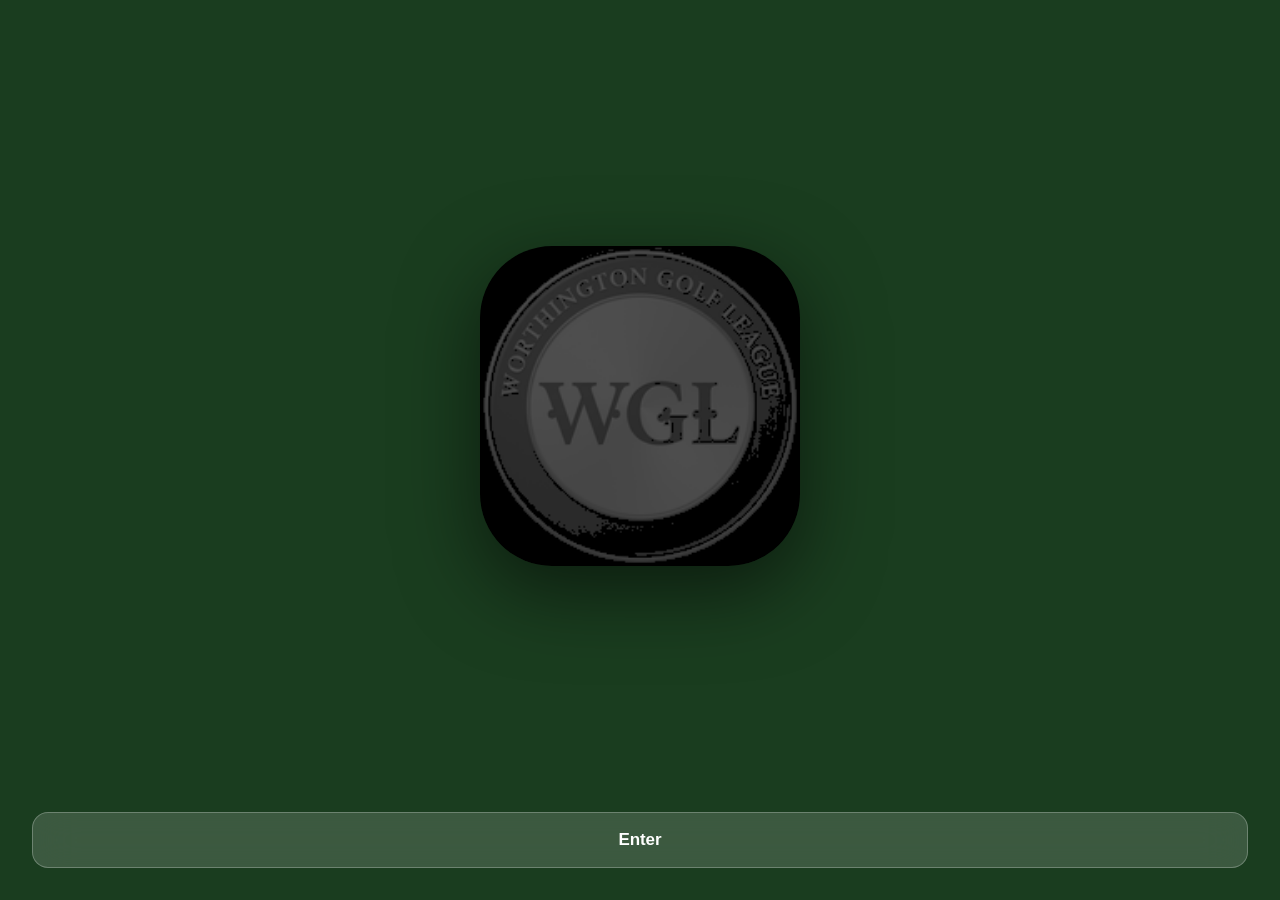
<file: beta/index.html>
<!DOCTYPE html>
<!-- WGL Beta v54 · 2026-09-04 · Weather bar; R/W/B GPS tee labels; 18-hole option; Edit+Close review; Calendar tab; Dues merged into Roster -->
<html lang="en">
<head>
<meta charset="UTF-8">
<meta name="viewport" content="width=device-width, initial-scale=1.0, viewport-fit=cover">
<meta name="apple-mobile-web-app-capable" content="yes">
<link rel="manifest" href="manifest.json">
<link rel="apple-touch-icon" href="apple-touch-icon.png">
<title>WGL 2026</title>
<!-- OneSignal Web Push SDK -->
<script src="https://cdn.onesignal.com/sdks/web/v16/OneSignalSDK.page.js" defer></script>
<script>
  window.OneSignalDeferred = window.OneSignalDeferred || [];
  OneSignalDeferred.push(async function(OneSignal) {
    await OneSignal.init({
      appId: '2d45ee7e-57a8-450f-bbcd-42a872d6ac59',
      serviceWorkerParam: { scope: '/worthington-golf-league/' },
      serviceWorkerPath: 'OneSignalSDKWorker.js',
      serviceWorkerUpdaterPath: 'OneSignalSDKupdaterWorker.js',
    });
  });
</script>
<style>
* { box-sizing:border-box; margin:0; padding:0; }
body { font-family:-apple-system,BlinkMacSystemFont,'Segoe UI',sans-serif; background:var(--bg,#f5f5f5); color:var(--text,#1a1a1a); font-size:14px; height:100dvh; display:flex; flex-direction:column; overflow:hidden; }

/* Sync badge */
.sync-bar { display:flex; align-items:center; justify-content:center; gap:6px; padding-top:calc(5px + env(safe-area-inset-top)); padding-bottom:5px; padding-left:12px; padding-right:12px; font-size:11px; color:#2e7d32; background:#e8f5e9; border-bottom:1px solid #c8e6c9; flex-shrink:0; order:0; position:relative; }
.sync-dot { width:7px; height:7px; border-radius:50%; background:#43a047; flex-shrink:0; }
.wx-bar { display:flex; gap:16px; align-items:center; justify-content:center; padding:4px 14px 5px; font-size:11px; color:#2e7d32; background:#e8f5e9; border-bottom:1px solid #c8e6c9; flex-shrink:0; flex-wrap:wrap; }
.wx-bar span { display:flex; align-items:center; gap:3px; opacity:.85; }

/* Header — removed v53; safe-area top now handled by body/sync-bar */
.app-hdr { display:none; }
html,body{touch-action:manipulation}
button,.tab,.pin-btn,input,select{touch-action:manipulation}
.tabs { flex-shrink:0; order:3; display:flex; background:var(--tabbar-bg,rgba(255,255,255,.88)); -webkit-backdrop-filter:blur(20px) saturate(180%); backdrop-filter:blur(20px) saturate(180%); border-top:.5px solid var(--tabbar-line,rgba(0,0,0,.12)); padding-bottom:env(safe-area-inset-bottom); }
#main-scroll { order:2; flex:1; overflow-y:auto; -webkit-overflow-scrolling:touch; }
.tab { flex:1; min-width:0; display:flex; flex-direction:column; align-items:center; gap:2px; padding:7px 1px 6px; font-size:9px; font-weight:600; color:var(--tabbar-inactive,#8e8e93); cursor:pointer; white-space:nowrap; -webkit-tap-highlight-color:transparent; }
.tab .ticon { display:inline-flex; align-items:center; justify-content:center; opacity:.85; padding:4px 10px; border-radius:12px; transition:transform .15s ease, background .15s ease; }
.tab .ticon svg { width:22px; height:22px; display:block; }
.tab.active .ticon svg { stroke-width:2.2; }
#tab-my.active .ticon svg { fill:currentColor; }
.tab.active { color:var(--tint,#2e7d32); }
.tab.active .ticon { opacity:1; transform:scale(1.08); background:var(--tint-soft,rgba(46,125,50,.14)); }
.tab:active .ticon { transform:scale(.88); }
.tab-content { display:none; padding:12px 12px calc(80px + env(safe-area-inset-bottom)); max-width:700px; margin:0 auto; }
.tab-content.active { display:block; }

/* Cards */
.card { background:var(--card,white); border-radius:12px; box-shadow:0 1px 4px rgba(0,0,0,.1); margin-bottom:12px; overflow:hidden; }
.card-hdr { padding:11px 14px; font-weight:700; font-size:13px; border-bottom:1px solid #f0f0f0; background:var(--card,white); }

/* Settings gear (in header) */
#gear-btn { background:none; border:none; color:#2e7d32; font-size:18px; cursor:pointer; padding:0; position:absolute; right:12px; top:50%; transform:translateY(-50%); margin-top:calc(env(safe-area-inset-top)/2); -webkit-tap-highlight-color:transparent; transition:transform .3s; opacity:.8; }
#gear-btn.open { transform:translateY(-50%) rotate(90deg); }
#settings-panel { position:fixed; top:calc(env(safe-area-inset-top) + 36px); right:12px; width:252px; background:white; border-radius:16px; box-shadow:0 8px 32px rgba(0,0,0,.22); z-index:200; padding:16px; display:none; border:1px solid #ddd; }
#settings-panel.open { display:block; }
.settings-title { font-size:11px; font-weight:700; color:#888; text-transform:uppercase; letter-spacing:.06em; margin-bottom:8px; }
.seg { display:flex; background:rgba(120,120,128,.16); border-radius:9px; padding:2px; margin-bottom:14px; }
.seg button { flex:1; border:none; background:none; padding:7px 2px; border-radius:7px; font-size:12px; font-weight:600; color:inherit; opacity:.65; cursor:pointer; -webkit-tap-highlight-color:transparent; }
.seg button.on { background:var(--card,white); box-shadow:0 1px 3px rgba(0,0,0,.18); color:var(--tint,#2e7d32); opacity:1; }
.settings-row { display:flex; justify-content:space-between; align-items:center; margin-bottom:12px; }
.settings-label { font-size:14px; }

/* Font schemes */
body.font-rounded { font-family:ui-rounded,'SF Pro Rounded',-apple-system,BlinkMacSystemFont,'Segoe UI',sans-serif; }
body.font-serif { font-family:ui-serif,'New York',Georgia,'Times New Roman',serif; }
table.standings td, .gps-dist-val, .score-val, .hcp-val, .rtotals { font-variant-numeric:tabular-nums; }

/* Text size */
body.text-lg .tab-content, body.text-lg .modal, body.text-lg #signup-modal, body.text-lg #sc-modal>div { zoom:1.12; }
body.text-xl .tab-content, body.text-xl .modal, body.text-xl #signup-modal, body.text-xl #sc-modal>div { zoom:1.25; }
.toggle { position:relative; width:44px; height:26px; flex-shrink:0; }
.toggle input { opacity:0; width:0; height:0; }
.toggle-track { position:absolute; inset:0; background:#ccc; border-radius:26px; cursor:pointer; transition:.2s; }
.toggle input:checked + .toggle-track { background:#2e7d32; }
.toggle-track:before { content:''; position:absolute; height:20px; width:20px; left:3px; bottom:3px; background:white; border-radius:50%; transition:.2s; }
.toggle input:checked + .toggle-track:before { transform:translateX(18px); }

/* Scorecard — 3-step prototype */
.sc-step { display:none; }
.sc-step.active { display:block; }
.search-input { width:100%; padding:11px 14px; border:1.5px solid #ddd; border-radius:8px; font-size:15px; -webkit-appearance:none; outline:none; }
.search-input:focus { border-color:#2e7d32; }
.search-wrap { position:relative; }
.search-drop { display:none; position:absolute; top:calc(100% + 4px); left:0; right:0; background:white; border:1px solid #e0e0e0; border-radius:10px; max-height:230px; overflow-y:auto; z-index:50; box-shadow:0 6px 20px rgba(0,0,0,.14); }
.search-item { padding:12px 14px; cursor:pointer; border-bottom:1px solid #f5f5f5; font-size:14px; }
.search-item:last-child { border-bottom:none; }
.player-chip { display:flex; align-items:center; justify-content:space-between; padding:10px 0; border-bottom:1px solid #f5f5f5; }
.player-chip:last-child { border-bottom:none; }
.chip-name { font-size:14px; font-weight:600; }
.chip-meta { font-size:12px; color:#888; font-weight:400; }
.chip-remove { background:none; border:none; color:#ccc; font-size:24px; cursor:pointer; line-height:1; padding:0 4px; }
.progress-row { display:flex; gap:5px; justify-content:center; padding:8px 0 12px; }
.dot { border-radius:50%; transition:all .15s; }
.hole-hdr { padding:14px 16px 10px; }
.hole-num-big { font-size:24px; font-weight:800; }
.hole-par-lbl { font-size:13px; color:#888; margin-top:2px; }
.score-row { display:flex; align-items:center; justify-content:space-between; padding:11px 0; border-bottom:1px solid #f0f0f0; }
.score-row:last-child { border-bottom:none; }
.sname { font-size:17px; font-weight:700; letter-spacing:-.2px; }
.score-ctrl { display:flex; align-items:center; gap:8px; }
.adj-btn { width:44px; height:44px; border-radius:50%; border:1.5px solid #ddd; background:white; font-size:28px; line-height:1; cursor:pointer; display:flex; align-items:center; justify-content:center; -webkit-tap-highlight-color:transparent; }
.adj-btn:active { background:#f0f0f0; transform:scale(.88); }
.score-val { width:38px; text-align:center; font-size:28px; font-weight:800; }
.nav-row { display:flex; gap:10px; padding:12px 0 0; }
.nav-btn { flex:1; padding:14px; border:1.5px solid #ddd; border-radius:10px; font-size:15px; font-weight:600; background:white; color:#333; cursor:pointer; -webkit-tap-highlight-color:transparent; }
.nav-btn:active { transform:scale(.97); }
.nav-btn.next { background:#2e7d32; color:white; border-color:#2e7d32; }
.nav-btn.review { background:#1565c0; color:white; border-color:#1565c0; }
.sc-team-hdr { font-size:11px; font-weight:700; color:#888; text-transform:uppercase; letter-spacing:.08em; padding-bottom:8px; }
.rev-row { padding:10px 0; border-bottom:1px solid #f5f5f5; }
.rev-row:last-child { border-bottom:none; }
.rev-name-row { display:flex; justify-content:space-between; align-items:baseline; margin-bottom:5px; }
.rname { font-size:14px; font-weight:600; }
.rtotals { font-size:13px; font-weight:700; color:#2e7d32; }
.rtotals.warn { color:#c62828; }
.hole-dots { display:flex; gap:3px; flex-wrap:wrap; margin-top:3px; }
.hd { display:inline-flex; align-items:center; justify-content:center; width:26px; height:24px; border-radius:5px; font-size:12px; font-weight:700; }
.hd.eagle  { background:#fff9c4; color:#f57f17; }
.hd.birdie { background:#e8f5e9; color:#2e7d32; }
.hd.par    { background:#f5f5f5; color:#555; }
.hd.bogey  { background:#fff3e0; color:#e65100; }
.hd.double { background:#fce4ec; color:#c62828; }
.hd.miss   { background:#fce4ec; color:#c62828; }
.sc-btn { width:100%; background:#2e7d32; color:white; border:none; border-radius:10px; padding:16px; font-size:15px; font-weight:600; cursor:pointer; display:block; -webkit-tap-highlight-color:transparent; }
.sc-btn:active { background:#1b5e20; }
.sc-btn-ghost { width:100%; background:none; border:none; color:#888; font-size:13px; padding:10px; cursor:pointer; }
.sc-note { font-size:11px; color:#aaa; text-align:center; margin-top:8px; line-height:1.5; }
.empty-msg { color:#bbb; font-size:13px; text-align:center; padding:12px 0; }

/* Team table */
table.standings { width:100%; border-collapse:collapse; font-size:13px; }
.standings th { background:#f5f5f5; padding:7px 8px; text-align:center; font-size:11px; font-weight:700; color:#555; border-bottom:2px solid #eee; }
.standings th.lft { text-align:left; }
.standings td { padding:7px 8px; border-bottom:1px solid #f5f5f5; text-align:center; }
.standings td.lft { text-align:left; }
.standings tr:last-child td { border-bottom:none; }
.rank1 { color:#f57f17; font-weight:700; }

/* News */
.ann-item { background:var(--card,white); border-radius:12px; padding:14px; margin-bottom:10px; border-left:4px solid #2e7d32; box-shadow:0 1px 4px rgba(0,0,0,.08); }
.ann-tag { font-size:10px; font-weight:700; text-transform:uppercase; letter-spacing:.07em; color:#2e7d32; margin-bottom:4px; }
.ann-title { font-weight:700; font-size:15px; margin-bottom:5px; }
.ann-body { font-size:13px; color:#555; line-height:1.55; }
.ann-date { font-size:11px; color:#aaa; margin-top:6px; }
.ann-info { border-left-color:#1565c0; }
.ann-info .ann-tag { color:#1565c0; }
.ann-reminder { border-left-color:#e65100; }
.ann-reminder .ann-tag { color:#e65100; }
.ann-alert { border-left-color:#c62828; }
.ann-alert .ann-tag { color:#c62828; }

/* Outing */
.outing-section { margin-bottom:16px; }
.outing-lbl { font-size:11px; font-weight:700; text-transform:uppercase; letter-spacing:.07em; color:#2e7d32; margin-bottom:5px; }
.outing-val { font-size:14px; line-height:1.5; }
.prize-row { display:flex; gap:10px; padding:8px 0; border-bottom:1px solid #f5f5f5; font-size:13px; }
.prize-row:last-child { border-bottom:none; }
.prize-pos { font-weight:700; min-width:80px; }
.prize-desc { color:#555; }

/* Dues */
.badge-in { display:inline-block; background:#e8f5e9; color:#2e7d32; border-radius:20px; font-size:11px; font-weight:700; padding:2px 10px; }
.badge-out { display:inline-block; background:#f5f5f5; color:#bbb; border-radius:20px; font-size:11px; font-weight:600; padding:2px 10px; }
.dues-summary { display:flex; gap:14px; flex-wrap:wrap; font-size:13px; padding:12px 14px; }

/* Roster / player details */
.roster-team { margin-bottom:12px; }
.roster-team-hdr { background:#1b5e20; color:white; font-size:11px; font-weight:700; text-transform:uppercase; letter-spacing:.06em; padding:5px 12px; border-radius:8px 8px 0 0; }
.roster-player { display:flex; align-items:center; gap:10px; padding:10px 12px; border-bottom:1px solid #f5f5f5; }
.roster-player:last-child { border-bottom:none; }
.rp-name { font-weight:600; font-size:14px; flex:1; }
.rp-hcp { font-size:11px; color:#888; }
.call-btn { background:#e8f5e9; color:#2e7d32; border:none; border-radius:8px; padding:5px 11px; font-size:12px; font-weight:700; cursor:pointer; -webkit-tap-highlight-color:transparent; text-decoration:none; display:inline-block; }
.call-btn.no-phone { background:#f5f5f5; color:#ccc; pointer-events:none; }

/* Player modal */
.modal-bg { display:none; position:fixed; inset:0; background:rgba(0,0,0,.4); z-index:200; align-items:flex-end; }
.modal-bg.open { display:flex; }
.modal { background:white; border-radius:20px 20px 0 0; padding:24px 20px env(safe-area-inset-bottom); width:100%; max-width:500px; margin:0 auto; }
.modal-name { font-size:20px; font-weight:700; margin-bottom:4px; }
.modal-meta { font-size:13px; color:#888; margin-bottom:16px; }
.modal-row { display:flex; justify-content:space-between; align-items:center; padding:11px 0; border-bottom:1px solid #f5f5f5; font-size:14px; }
.modal-row:last-child { border-bottom:none; }
.modal-close { width:100%; padding:13px; margin-top:14px; background:#f5f5f5; border:none; border-radius:12px; font-size:15px; font-weight:600; color:#555; cursor:pointer; }
.call-big { background:#2e7d32; color:white; border:none; border-radius:10px; padding:9px 18px; font-size:14px; font-weight:700; cursor:pointer; -webkit-tap-highlight-color:transparent; }

/* HCP grid */
.hcp-grid { display:grid; grid-template-columns:repeat(auto-fill,minmax(130px,1fr)); gap:8px; }
.hcp-row { background:var(--card,white); border-radius:10px; padding:10px 12px; box-shadow:0 1px 3px rgba(0,0,0,.08); display:flex; justify-content:space-between; align-items:center; cursor:pointer; -webkit-tap-highlight-color:transparent; }
.hcp-row:active { background:#f0faf0; }
.hcp-name { font-size:13px; font-weight:600; }
.hcp-val { font-size:18px; font-weight:800; color:#2e7d32; }

/* Theme swatch buttons */

/* GPS Distance tab */
.gps-hole-btn { padding:9px 4px; border:1.5px solid #ddd; border-radius:8px; background:white; font-size:14px; font-weight:700; cursor:pointer; -webkit-tap-highlight-color:transparent; color:#333; }
.gps-hole-btn.active { background:#1b5e20; color:white; border-color:#1b5e20; }
.gps-hole-btn:active { transform:scale(.9); }
.gps-dist-box { text-align:center; background:#f5f5f5; border-radius:10px; padding:12px 6px; }
.gps-dist-lbl { font-size:10px; font-weight:700; color:#888; text-transform:uppercase; letter-spacing:.06em; margin-bottom:6px; }
.gps-dist-val { font-size:28px; font-weight:800; color:#1b5e20; line-height:1; }
.gps-dist-unit { font-size:10px; color:#aaa; margin-top:2px; }

/* ── Standalone GPS tab ── */
#gps2 { padding:0 !important; }
.gps2-screen { background:#000; display:flex; flex-direction:column; min-height:calc(100dvh - 120px); }
.gps2-hole-bar { display:flex; align-items:center; justify-content:space-between; padding:20px 20px 10px; }
.gps2-nav-btn { background:rgba(255,255,255,.12); border:none; color:rgba(255,255,255,.65); font-size:24px; width:38px; height:38px; border-radius:10px; cursor:pointer; display:flex; align-items:center; justify-content:center; -webkit-tap-highlight-color:transparent; }
.gps2-nav-btn:active { background:rgba(255,255,255,.22); transform:scale(.9); }
.gps2-hole-label { font-size:28px; font-weight:700; color:#fff; letter-spacing:-.5px; text-align:center; }
.gps2-hole-meta { font-size:12px; color:rgba(255,255,255,.4); text-align:center; margin-top:2px; }
.gps2-yards { flex:1; display:flex; flex-direction:column; justify-content:center; padding:0 22px; gap:8px; }
.gps2-row { display:flex; justify-content:space-between; align-items:center; padding:14px 18px; border-radius:14px; }
.gps2-row.front { background:rgba(255,255,255,.07); }
.gps2-row.ctr { background:rgba(93,202,130,.15); border:1px solid rgba(93,202,130,.25); }
.gps2-row.back { background:rgba(255,255,255,.07); }
.gps2-lbl { font-size:13px; font-weight:600; text-transform:uppercase; letter-spacing:.05em; color:rgba(255,255,255,.45); }
.gps2-row.ctr .gps2-lbl { color:#5dca82; }
.gps2-num { font-size:44px; font-weight:700; color:rgba(255,255,255,.78); letter-spacing:-1.5px; line-height:1; font-variant-numeric:tabular-nums; }
.gps2-row.ctr .gps2-num { font-size:60px; color:#fff; }
.gps2-unit-lbl { font-size:10px; color:rgba(255,255,255,.3); text-align:right; margin-top:2px; }
.gps2-status { text-align:center; font-size:10px; color:rgba(255,255,255,.28); padding:10px 0 16px; }
</style>

<style id="theme-css">
/* ── Dark Gold ─────────────────────────────────────────────── */
body.theme-dark-gold{--bg:#0d1117;--card:#161b22;--text:#e6edf3;--tint:#c9a84c;--tabbar-bg:rgba(13,17,23,.88);--tabbar-line:#21262d;--tabbar-inactive:#6e7681;--tint-soft:rgba(201,168,76,.18);--sel-bg:#c9a84c;--sel-fg:#0d1117;--unsel-bg:#21262d;--unsel-fg:#8b949e;--unsel-line:#30363d}
body.theme-dark-gold .app-hdr{background:#161b22;border-bottom:1px solid #21262d}
body.theme-dark-gold .hdr-inner h1,.theme-dark-gold .hdr-sub{color:#e6edf3}
body.theme-dark-gold .sync-bar{background:#161b22;color:#c9a84c;border-bottom-color:#21262d}
body.theme-dark-gold .sync-dot{background:#c9a84c}
body.theme-dark-gold #gear-btn{background:#c9a84c;color:#0d1117}
body.theme-dark-gold #settings-panel{background:#161b22;border-color:#30363d}
body.theme-dark-gold .settings-title{color:#8b949e}
body.theme-dark-gold .settings-row{border-bottom-color:#21262d}
body.theme-dark-gold .settings-label{color:#e6edf3}
body.theme-dark-gold .adj-btn{background:#21262d;border-color:#30363d;color:#e6edf3}
body.theme-dark-gold .nav-btn{background:#21262d;border-color:#30363d;color:#e6edf3}
body.theme-dark-gold .nav-btn.next{background:#c9a84c;color:#0d1117;border-color:#c9a84c}
body.theme-dark-gold .nav-btn.review{background:#1565c0;color:white;border-color:#1565c0}
body.theme-dark-gold .sc-btn{background:#c9a84c;color:#0d1117}
body.theme-dark-gold .sc-btn:active{background:#b8960b}
body.theme-dark-gold .sc-btn-ghost{color:#8b949e}
body.theme-dark-gold .search-input{background:#21262d;border-color:#30363d;color:#e6edf3}
body.theme-dark-gold .search-input:focus{border-color:#c9a84c}
body.theme-dark-gold .search-drop,.theme-dark-gold .search-item{background:#161b22;border-color:#21262d;color:#e6edf3}
body.theme-dark-gold .player-chip,.theme-dark-gold .score-row,.theme-dark-gold .rev-row,.theme-dark-gold .roster-player{border-bottom-color:#21262d}
body.theme-dark-gold .hcp-val,.theme-dark-gold .rtotals,.theme-dark-gold .outing-lbl,.theme-dark-gold .ann-tag{color:#c9a84c}
body.theme-dark-gold .toggle input:checked+.toggle-track{background:#c9a84c}
body.theme-dark-gold .roster-team-hdr{background:#c9a84c;color:#0d1117}
body.theme-dark-gold .call-btn{background:#21262d;color:#c9a84c}
body.theme-dark-gold .call-big{background:#c9a84c;color:#0d1117}
body.theme-dark-gold .badge-in{background:rgba(201,168,76,.15);color:#c9a84c}
body.theme-dark-gold .ann-item{background:#161b22;border-left-color:#c9a84c}
body.theme-dark-gold .ann-body,.theme-dark-gold .prize-desc,.theme-dark-gold .chip-meta,.theme-dark-gold .sc-note,.theme-dark-gold .empty-msg{color:#8b949e}
body.theme-dark-gold .ann-date{color:#484f58}
body.theme-dark-gold .card-hdr{background:#161b22;border-bottom-color:#21262d}
body.theme-dark-gold .standings th{background:#21262d;color:#8b949e;border-bottom-color:#30363d}
body.theme-dark-gold .standings td{border-bottom-color:#21262d}
body.theme-dark-gold .modal{background:#161b22}
body.theme-dark-gold .modal-row{border-bottom-color:#21262d}
body.theme-dark-gold .modal-close{background:#21262d;color:#8b949e}
body.theme-dark-gold #modal-hcp{color:#c9a84c!important}
body.theme-dark-gold .hcp-row:active{background:#21262d}
body.theme-dark-gold .dues-summary,.theme-dark-gold .modal-meta{color:#8b949e}
body.theme-dark-gold .ann-info{border-left-color:#3b82f6}
body.theme-dark-gold .ann-info .ann-tag{color:#3b82f6}

/* ── Light Gold ────────────────────────────────────────────── */
body.theme-light-gold{--bg:#faf8f0;--card:#fff;--text:#1a1200;--tint:#b8860b;--tabbar-bg:rgba(255,253,245,.9);--tabbar-line:#e8dcc0;--tabbar-inactive:#a89c78;--tint-soft:rgba(184,134,11,.14);--sel-bg:#b8860b;--sel-fg:#fff;--unsel-bg:#fff;--unsel-fg:#777;--unsel-line:#ddd}
body.theme-light-gold .app-hdr{background:#2d1c00}
body.theme-light-gold .hdr-sub{opacity:.7}
body.theme-light-gold .sync-bar{background:#fffdf0;color:#b8860b;border-bottom-color:#f0d060}
body.theme-light-gold .sync-dot{background:#b8860b}
body.theme-light-gold #gear-btn{background:#b8860b}
body.theme-light-gold .nav-btn.next{background:#b8860b;border-color:#b8860b}
body.theme-light-gold .sc-btn{background:#b8860b}
body.theme-light-gold .sc-btn:active{background:#8b6508}
body.theme-light-gold .search-input:focus{border-color:#b8860b}
body.theme-light-gold .hcp-val,.theme-light-gold .rtotals,.theme-light-gold .outing-lbl,.theme-light-gold .ann-tag{color:#b8860b}
body.theme-light-gold .toggle input:checked+.toggle-track{background:#b8860b}
body.theme-light-gold .roster-team-hdr{background:#2d1c00}
body.theme-light-gold .call-btn{background:#fffbe6;color:#b8860b}
body.theme-light-gold .call-big{background:#b8860b}
body.theme-light-gold .badge-in{background:#fffbe6;color:#b8860b}
body.theme-light-gold .ann-item{border-left-color:#b8860b}
body.theme-light-gold #modal-hcp{color:#b8860b!important}

/* ── Dark Slate ────────────────────────────────────────────── */
body.theme-dark-slate{--bg:#10141c;--card:#1e293b;--text:#f1f5f9;--tint:#38bdf8;--tabbar-bg:rgba(16,20,28,.88);--tabbar-line:#1e3a5f;--tabbar-inactive:#64748b;--tint-soft:rgba(56,189,248,.18);--sel-bg:#0284c7;--sel-fg:#fff;--unsel-bg:#334155;--unsel-fg:#94a3b8;--unsel-line:#475569}
body.theme-dark-slate .app-hdr{background:#0f2744;border-bottom:1px solid #1e3a5f}
body.theme-dark-slate .hdr-inner h1,.theme-dark-slate .hdr-sub{color:#f1f5f9}
body.theme-dark-slate .sync-bar{background:#1e293b;color:#38bdf8;border-bottom-color:#334155}
body.theme-dark-slate .sync-dot{background:#38bdf8}
body.theme-dark-slate #gear-btn{background:#0284c7;color:white}
body.theme-dark-slate #settings-panel{background:#1e293b;border-color:#334155}
body.theme-dark-slate .settings-title{color:#64748b}
body.theme-dark-slate .settings-label{color:#f1f5f9}
body.theme-dark-slate .adj-btn{background:#334155;border-color:#475569;color:#f1f5f9}
body.theme-dark-slate .nav-btn{background:#334155;border-color:#475569;color:#f1f5f9}
body.theme-dark-slate .nav-btn.next{background:#0284c7;color:white;border-color:#0284c7}
body.theme-dark-slate .sc-btn{background:#0284c7;color:white}
body.theme-dark-slate .sc-btn:active{background:#0369a1}
body.theme-dark-slate .sc-btn-ghost{color:#64748b}
body.theme-dark-slate .search-input{background:#334155;border-color:#475569;color:#f1f5f9}
body.theme-dark-slate .search-input:focus{border-color:#38bdf8}
body.theme-dark-slate .search-drop,.theme-dark-slate .search-item{background:#1e293b;border-color:#334155;color:#f1f5f9}
body.theme-dark-slate .player-chip,.theme-dark-slate .score-row,.theme-dark-slate .rev-row,.theme-dark-slate .roster-player{border-bottom-color:#334155}
body.theme-dark-slate .hcp-val,.theme-dark-slate .rtotals,.theme-dark-slate .outing-lbl,.theme-dark-slate .ann-tag{color:#38bdf8}
body.theme-dark-slate .toggle input:checked+.toggle-track{background:#0284c7}
body.theme-dark-slate .roster-team-hdr{background:#0f2744;color:#38bdf8}
body.theme-dark-slate .call-btn{background:#334155;color:#38bdf8}
body.theme-dark-slate .call-big{background:#0284c7;color:white}
body.theme-dark-slate .badge-in{background:rgba(56,189,248,.12);color:#38bdf8}
body.theme-dark-slate .ann-item{background:#1e293b;border-left-color:#0284c7}
body.theme-dark-slate .ann-body,.theme-dark-slate .prize-desc,.theme-dark-slate .chip-meta,.theme-dark-slate .sc-note,.theme-dark-slate .empty-msg{color:#64748b}
body.theme-dark-slate .ann-date{color:#475569}
body.theme-dark-slate .card-hdr{background:#1e293b;border-bottom-color:#334155}
body.theme-dark-slate .standings th{background:#334155;color:#64748b;border-bottom-color:#475569}
body.theme-dark-slate .standings td{border-bottom-color:#334155}
body.theme-dark-slate .modal{background:#1e293b}
body.theme-dark-slate .modal-row{border-bottom-color:#334155}
body.theme-dark-slate .modal-close{background:#334155;color:#94a3b8}
body.theme-dark-slate #modal-hcp{color:#38bdf8!important}
body.theme-dark-slate .hcp-row:active{background:#334155}
body.theme-dark-slate .dues-summary,.theme-dark-slate .modal-meta{color:#94a3b8}

/* ── Light Slate ───────────────────────────────────────────── */
body.theme-light-slate{--bg:#f0f4f8;--card:#fff;--text:#1e293b;--tint:#0284c7;--tabbar-bg:rgba(240,244,248,.9);--tabbar-line:#cbd5e1;--tabbar-inactive:#94a3b8;--tint-soft:rgba(2,132,199,.12);--sel-bg:#0284c7;--sel-fg:#fff;--unsel-bg:#fff;--unsel-fg:#777;--unsel-line:#ddd}
body.theme-light-slate .app-hdr{background:#0f2744}
body.theme-light-slate .hdr-sub{opacity:.7}
body.theme-light-slate .sync-bar{background:#e8f4fd;color:#0284c7;border-bottom-color:#bae6fd}
body.theme-light-slate .sync-dot{background:#0284c7}
body.theme-light-slate #gear-btn{background:#0284c7}
body.theme-light-slate .nav-btn.next{background:#0284c7;border-color:#0284c7}
body.theme-light-slate .sc-btn{background:#0284c7}
body.theme-light-slate .sc-btn:active{background:#0369a1}
body.theme-light-slate .search-input:focus{border-color:#0284c7}
body.theme-light-slate .hcp-val,.theme-light-slate .rtotals,.theme-light-slate .outing-lbl,.theme-light-slate .ann-tag{color:#0284c7}
body.theme-light-slate .toggle input:checked+.toggle-track{background:#0284c7}
body.theme-light-slate .roster-team-hdr{background:#0f2744}
body.theme-light-slate .call-btn{background:#e8f4fd;color:#0284c7}
body.theme-light-slate .call-big{background:#0284c7}
body.theme-light-slate .badge-in{background:#e8f4fd;color:#0284c7}
body.theme-light-slate .ann-item{border-left-color:#0284c7}
body.theme-light-slate #modal-hcp{color:#0284c7!important}

/* ── Dark Turf ─────────────────────────────────────────────── */
body.theme-dark-turf{--bg:#071507;--card:#0f2d0f;--text:#e8f5e8;--tint:#4ade80;--tabbar-bg:rgba(7,21,7,.88);--tabbar-line:#1a4a1a;--tabbar-inactive:#4a7a4a;--tint-soft:rgba(74,222,128,.18);--sel-bg:#166534;--sel-fg:#4ade80;--unsel-bg:#1a4a1a;--unsel-fg:#6abf69;--unsel-line:#2d6a2d}
body.theme-dark-turf .app-hdr{background:#071507;border-bottom:1px solid #1a4a1a}
body.theme-dark-turf .hdr-inner h1,.theme-dark-turf .hdr-sub{color:#e8f5e8}
body.theme-dark-turf .sync-bar{background:#0f2d0f;color:#4ade80;border-bottom-color:#1a4a1a}
body.theme-dark-turf .sync-dot{background:#4ade80}
body.theme-dark-turf #gear-btn{background:#166534;color:#4ade80}
body.theme-dark-turf #settings-panel{background:#0f2d0f;border-color:#1a4a1a}
body.theme-dark-turf .settings-title{color:#4ade80}
body.theme-dark-turf .settings-label{color:#e8f5e8}
body.theme-dark-turf .adj-btn{background:#1a4a1a;border-color:#2d6a2d;color:#e8f5e8}
body.theme-dark-turf .nav-btn{background:#1a4a1a;border-color:#2d6a2d;color:#e8f5e8}
body.theme-dark-turf .nav-btn.next{background:#166534;color:#4ade80;border-color:#166534}
body.theme-dark-turf .sc-btn{background:#166534;color:#4ade80}
body.theme-dark-turf .sc-btn:active{background:#14532d}
body.theme-dark-turf .sc-btn-ghost{color:#4ade80;opacity:.6}
body.theme-dark-turf .search-input{background:#1a4a1a;border-color:#2d6a2d;color:#e8f5e8}
body.theme-dark-turf .search-input:focus{border-color:#4ade80}
body.theme-dark-turf .search-drop,.theme-dark-turf .search-item{background:#0f2d0f;border-color:#1a4a1a;color:#e8f5e8}
body.theme-dark-turf .player-chip,.theme-dark-turf .score-row,.theme-dark-turf .rev-row,.theme-dark-turf .roster-player{border-bottom-color:#1a4a1a}
body.theme-dark-turf .hcp-val,.theme-dark-turf .rtotals,.theme-dark-turf .outing-lbl,.theme-dark-turf .ann-tag{color:#4ade80}
body.theme-dark-turf .toggle input:checked+.toggle-track{background:#166534}
body.theme-dark-turf .roster-team-hdr{background:#071507;color:#4ade80;border-bottom:1px solid #1a4a1a}
body.theme-dark-turf .call-btn{background:#1a4a1a;color:#4ade80}
body.theme-dark-turf .call-big{background:#166534;color:#4ade80}
body.theme-dark-turf .badge-in{background:rgba(74,222,128,.1);color:#4ade80}
body.theme-dark-turf .ann-item{background:#0f2d0f;border-left-color:#4ade80}
body.theme-dark-turf .ann-body,.theme-dark-turf .prize-desc,.theme-dark-turf .chip-meta,.theme-dark-turf .sc-note,.theme-dark-turf .empty-msg{color:#6abf69}
body.theme-dark-turf .ann-date{color:#2d6a2d}
body.theme-dark-turf .card-hdr{background:#0f2d0f;border-bottom-color:#1a4a1a}
body.theme-dark-turf .standings th{background:#1a4a1a;color:#6abf69;border-bottom-color:#2d6a2d}
body.theme-dark-turf .standings td{border-bottom-color:#1a4a1a}
body.theme-dark-turf .modal{background:#0f2d0f}
body.theme-dark-turf .modal-row{border-bottom-color:#1a4a1a}
body.theme-dark-turf .modal-close{background:#1a4a1a;color:#6abf69}
body.theme-dark-turf #modal-hcp{color:#4ade80!important}
body.theme-dark-turf .hcp-row:active{background:#1a4a1a}
body.theme-dark-turf .dues-summary,.theme-dark-turf .modal-meta{color:#6abf69}

/* ── Earth Dark ─ deep pine, olive cards, burnt-orange accents ── */
body.theme-earth-dark{--bg:#141a15;--card:#232b24;--text:#e8e2cf;--tint:#e0a43c;--tabbar-bg:rgba(18,23,18,.92);--tabbar-line:#2e372e;--tabbar-inactive:#7d846d;--tint-soft:rgba(224,164,60,.16);--sel-bg:#bf5327;--sel-fg:#f5ead9;--unsel-bg:#2e372c;--unsel-fg:#b8bfa6;--unsel-line:#3a453a}
body.theme-earth-dark .app-hdr{background:#24402c;border-bottom:1px solid #2e372e}
body.theme-earth-dark .hdr-inner h1{color:#e8d99a}
body.theme-earth-dark .hdr-sub{color:#cfe3c2;opacity:.85}
body.theme-earth-dark .sync-bar{background:#1b241c;color:#9fb37a;border-bottom-color:#2e372e}
body.theme-earth-dark .sync-dot{background:#9fb37a}
body.theme-earth-dark #gear-btn{background:#bf5327;color:#f5ead9}
body.theme-earth-dark #settings-panel{background:#232b24;border-color:#3a453a}
body.theme-earth-dark .settings-title{color:#8c927c}
body.theme-earth-dark .settings-label{color:#e8e2cf}
body.theme-earth-dark .adj-btn{background:#2e372c;border-color:#46523f;color:#e8e2cf}
body.theme-earth-dark .nav-btn{background:#2e372c;border-color:#46523f;color:#e8e2cf}
body.theme-earth-dark .nav-btn.next{background:#bf5327;color:#f5ead9;border-color:#bf5327}
body.theme-earth-dark .sc-btn{background:#bf5327;color:#f5ead9}
body.theme-earth-dark .sc-btn:active{background:#a8431f}
body.theme-earth-dark .sc-btn-ghost{color:#8c927c}
body.theme-earth-dark .search-input{background:#2e372c;border-color:#46523f;color:#e8e2cf}
body.theme-earth-dark .search-input:focus{border-color:#e0a43c}
body.theme-earth-dark .search-drop,.theme-earth-dark .search-item{background:#232b24;border-color:#2e372e;color:#e8e2cf}
body.theme-earth-dark .player-chip,.theme-earth-dark .score-row,.theme-earth-dark .rev-row,.theme-earth-dark .roster-player{border-bottom-color:#2e372e}
body.theme-earth-dark .hcp-val,.theme-earth-dark .rtotals,.theme-earth-dark .outing-lbl,.theme-earth-dark .ann-tag{color:#e0a43c}
body.theme-earth-dark .toggle input:checked+.toggle-track{background:#bf5327}
body.theme-earth-dark .roster-team-hdr{background:#24402c;color:#e8d99a}
body.theme-earth-dark .call-btn{background:#2e372c;color:#e0a43c}
body.theme-earth-dark .call-big{background:#bf5327;color:#f5ead9}
body.theme-earth-dark .badge-in{background:rgba(224,164,60,.14);color:#e0a43c}
body.theme-earth-dark .ann-item{background:#232b24;border-left-color:#bf5327}
body.theme-earth-dark .ann-body,.theme-earth-dark .prize-desc,.theme-earth-dark .chip-meta,.theme-earth-dark .sc-note,.theme-earth-dark .empty-msg{color:#8c927c}
body.theme-earth-dark .ann-date{color:#565c48}
body.theme-earth-dark .card-hdr{background:#232b24;border-bottom-color:#2e372e}
body.theme-earth-dark .standings th{background:#2e372c;color:#9aa284;border-bottom-color:#3a453a}
body.theme-earth-dark .standings td{border-bottom-color:#2e372e}
body.theme-earth-dark .modal{background:#232b24}
body.theme-earth-dark .modal-row{border-bottom-color:#2e372e}
body.theme-earth-dark .modal-close{background:#2e372c;color:#9aa284}
body.theme-earth-dark #modal-hcp{color:#e0a43c!important}
body.theme-earth-dark .hcp-row:active{background:#2e372c}
body.theme-earth-dark .dues-summary,.theme-earth-dark .modal-meta{color:#9aa284}

/* ── Earth Light ─ cream, sage, forest green, burnt-orange accents ── */
body.theme-earth-light{--bg:#eae4cf;--card:#f8f4e4;--text:#33301f;--tint:#47714b;--tabbar-bg:rgba(238,232,213,.92);--tabbar-line:#cfc7a8;--tabbar-inactive:#99946f;--tint-soft:rgba(71,113,75,.16);--sel-bg:#b64f22;--sel-fg:#f7ecd9;--unsel-bg:#dcd6bd;--unsel-fg:#6d6a52;--unsel-line:#c8c1a2}
body.theme-earth-light .app-hdr{background:#3d6a46}
body.theme-earth-light .hdr-inner h1{color:#f2e9c9}
body.theme-earth-light .hdr-sub{opacity:.8}
body.theme-earth-light .sync-bar{background:#f1ecd8;color:#47714b;border-bottom-color:#d8d0b0}
body.theme-earth-light .sync-dot{background:#47714b}
body.theme-earth-light #gear-btn{background:#b64f22}
body.theme-earth-light #settings-panel{background:#f8f4e4;border-color:#c8c1a2}
body.theme-earth-light .adj-btn{background:#f8f4e4;border-color:#c8c1a2;color:#33301f}
body.theme-earth-light .nav-btn{background:#f8f4e4;border-color:#c8c1a2;color:#33301f}
body.theme-earth-light .nav-btn.next{background:#b64f22;color:#f7ecd9;border-color:#b64f22}
body.theme-earth-light .sc-btn{background:#b64f22;color:#f7ecd9}
body.theme-earth-light .sc-btn:active{background:#98401a}
body.theme-earth-light .search-input{background:#f4efdc;border-color:#c8c1a2;color:#33301f}
body.theme-earth-light .search-input:focus{border-color:#47714b}
body.theme-earth-light .search-drop,.theme-earth-light .search-item{background:#f8f4e4;border-color:#d8d0b0;color:#33301f}
body.theme-earth-light .player-chip,.theme-earth-light .score-row,.theme-earth-light .rev-row,.theme-earth-light .roster-player{border-bottom-color:#e4ddc4}
body.theme-earth-light .hcp-val,.theme-earth-light .rtotals,.theme-earth-light .outing-lbl,.theme-earth-light .ann-tag{color:#a1531f}
body.theme-earth-light .toggle input:checked+.toggle-track{background:#47714b}
body.theme-earth-light .roster-team-hdr{background:#3d6a46;color:#f2e9c9}
body.theme-earth-light .call-btn{background:#e4ddc4;color:#47714b}
body.theme-earth-light .call-big{background:#b64f22}
body.theme-earth-light .badge-in{background:rgba(71,113,75,.12);color:#47714b}
body.theme-earth-light .ann-item{background:#f8f4e4;border-left-color:#b64f22}
body.theme-earth-light .ann-body,.theme-earth-light .prize-desc,.theme-earth-light .chip-meta,.theme-earth-light .sc-note,.theme-earth-light .empty-msg{color:#84805f}
body.theme-earth-light .ann-date{color:#a9a37c}
body.theme-earth-light .card-hdr{background:#f8f4e4;border-bottom-color:#e4ddc4}
body.theme-earth-light .standings th{background:#e4ddc4;color:#7c7758;border-bottom-color:#c8c1a2}
body.theme-earth-light .standings td{border-bottom-color:#e4ddc4}
body.theme-earth-light .modal{background:#f8f4e4}
body.theme-earth-light .modal-close{background:#e4ddc4;color:#7c7758}
body.theme-earth-light #modal-hcp{color:#47714b!important}
body.theme-earth-light .hcp-row:active{background:#e4ddc4}

/* ── Hub navigation ──────────────────────────────────────────────────────── */
.tabs{display:none!important}
.tab-content{padding:12px 12px calc(20px + env(safe-area-inset-bottom))}

/* Section header (back chevron) */
.sec-hdr{display:flex;align-items:center;gap:4px;padding:8px 4px 4px;flex-shrink:0}
.back-btn{background:none;border:none;color:var(--tint,#2e7d32);font-size:22px;font-weight:300;cursor:pointer;line-height:1;padding:4px 8px 4px 2px;-webkit-tap-highlight-color:transparent;display:flex;align-items:center;gap:3px}
.back-btn span{font-size:14px;font-weight:600}
.back-btn:active{opacity:.6}

/* Home screen */
#home-screen{padding:8px 12px calc(20px + env(safe-area-inset-bottom))}
.home-ctx-card{background:white;border-radius:16px;box-shadow:0 1px 4px rgba(0,0,0,.1);overflow:hidden;margin-bottom:10px}
.home-ctx-header{padding:12px 14px 10px;border-bottom:1px solid #f0f0f0}
.home-ctx-title{font-size:18px;font-weight:800;color:#1a1a1a;letter-spacing:-.3px}
.home-ctx-sub{font-size:12px;color:#888;margin-top:2px}
.home-row{display:flex;align-items:center;gap:12px;padding:12px 14px;border-top:1px solid #f0f0f0;cursor:pointer;-webkit-tap-highlight-color:transparent}
.home-row:active{background:#f7f7f7}
.home-icon{width:34px;height:34px;border-radius:10px;display:flex;align-items:center;justify-content:center;flex-shrink:0;font-size:18px}
.home-icon-green{background:#e8f5e9}
.home-icon-blue{background:#e3f2fd}
.home-icon-amber{background:#fff8e1}
.home-icon-purple{background:#f3e5f5}
.home-row-body{flex:1;min-width:0}
.home-row-body strong{display:block;font-size:14px;font-weight:600;color:#1a1a1a}
.home-row-body span{display:block;font-size:11px;color:#888;margin-top:2px}
.home-chev{color:#ccc;font-size:22px;font-weight:300;flex-shrink:0}
.home-sec-label{font-size:10px;font-weight:800;letter-spacing:.08em;text-transform:uppercase;color:#999;margin:10px 2px 6px}
.home-browse-card{background:white;border-radius:16px;box-shadow:0 1px 4px rgba(0,0,0,.1);overflow:hidden;margin-bottom:10px}
.home-news-card{background:white;border-radius:16px;box-shadow:0 1px 4px rgba(0,0,0,.1);overflow:hidden;margin-bottom:10px}
.home-news-hdr{padding:10px 14px 8px;font-size:10px;font-weight:800;letter-spacing:.08em;text-transform:uppercase;color:#999;border-bottom:1px solid #f0f0f0}
.home-news-item{padding:10px 14px;border-top:1px solid #f0f0f0}
.home-news-item:first-child{border-top:none}
.home-news-title{font-size:13px;font-weight:700;color:#1a1a1a;margin-bottom:2px}
.home-news-body{font-size:12px;color:#555;line-height:1.4}
.home-news-date{font-size:11px;color:#bbb;margin-top:3px}
</style>

</head>
<body>

<!-- Splash Screen -->
<div id="splash" style="position:fixed;inset:0;z-index:9999;background:#1a3d1f;display:flex;flex-direction:column;align-items:center;justify-content:center;transition:opacity .4s ease">
  <!-- Logo — dominant, centered -->
  <div style="flex:1;display:flex;align-items:center;justify-content:center">
    <img src="icon-192.png" alt="WGL"
      style="width:min(72vw,320px);height:min(72vw,320px);border-radius:min(16vw,72px);box-shadow:0 24px 80px rgba(0,0,0,.55)">
  </div>
  <!-- Enter button pinned to bottom, iOS-style -->
  <div style="width:100%;padding:0 32px calc(env(safe-area-inset-bottom) + 32px)">
    <button onclick="splashEnter()"
      style="width:100%;padding:17px;background:rgba(255,255,255,.15);backdrop-filter:blur(20px);-webkit-backdrop-filter:blur(20px);color:white;font-size:17px;font-weight:600;border:1.5px solid rgba(255,255,255,.25);border-radius:16px;cursor:pointer;-webkit-tap-highlight-color:transparent;letter-spacing:-.1px">
      Enter
    </button>
  </div>
</div>

<!-- Sync indicator -->
<div class="sync-bar">
  <div class="sync-dot"></div>
  <span id="sync-label">Loaded from wgl-data.json · just now</span>
  <button id="gear-btn" onclick="toggleSettings()">⚙️</button>
</div>
<div class="wx-bar" id="wx-bar">
  <span>🌡️ <span id="wxTemp">—</span></span>
  <span>💨 <span id="wxWind">—</span></span>
  <span>🌧️ <span id="wxRain">—</span></span>
</div>

<!-- Bottom tab bar -->
<div class="tabs">
  <div class="tab active" onclick="showTab('scorecard',this)"><span class="ticon"><svg viewBox="0 0 24 24" fill="none" stroke="currentColor" stroke-width="1.8" stroke-linecap="round" stroke-linejoin="round"><path d="M11 4H4a2 2 0 00-2 2v14a2 2 0 002 2h14a2 2 0 002-2v-7"/><path d="M18.5 2.5l2 2L12 13H10v-2z"/></svg></span>Score</div>
  <div class="tab" onclick="showTab('gps2',this);gps2Open()"><span class="ticon"><svg viewBox="0 0 24 24" fill="none" stroke="currentColor" stroke-width="1.8" stroke-linecap="round" stroke-linejoin="round"><circle cx="12" cy="12" r="3"/><path d="M12 2v3M12 19v3M2 12h3M19 12h3"/><circle cx="12" cy="12" r="8" stroke-dasharray="2 3"/></svg></span>GPS</div>
  <div class="tab" onclick="showTab('results',this)"><span class="ticon"><svg viewBox="0 0 24 24" fill="none" stroke="currentColor" stroke-width="1.8" stroke-linecap="round" stroke-linejoin="round"><path d="M9 5H7a2 2 0 00-2 2v12a2 2 0 002 2h10a2 2 0 002-2V7a2 2 0 00-2-2h-2"/><rect x="9" y="3" width="6" height="4" rx="1"/><line x1="9" y1="12" x2="15" y2="12"/><line x1="9" y1="16" x2="13" y2="16"/></svg></span>Results</div>
  <div class="tab" onclick="showTab('standings',this)"><span class="ticon"><svg viewBox="0 0 24 24" fill="none" stroke="currentColor" stroke-width="1.8" stroke-linecap="round" stroke-linejoin="round"><line x1="18" y1="20" x2="18" y2="10"/><line x1="12" y1="20" x2="12" y2="4"/><line x1="6" y1="20" x2="6" y2="14"/><line x1="2" y1="20" x2="22" y2="20"/></svg></span>Standings</div>
  <div class="tab" onclick="showTab('news',this)"><span class="ticon"><svg viewBox="0 0 24 24" fill="none" stroke="currentColor" stroke-width="1.8" stroke-linecap="round" stroke-linejoin="round"><polygon points="11 5 6 9 2 9 2 15 6 15 11 19 11 5"/><path d="M19.07 4.93a10 10 0 010 14.14"/><path d="M15.54 8.46a5 5 0 010 7.07"/></svg></span>News</div>
  <div class="tab" onclick="showTab('roster',this)"><span class="ticon"><svg viewBox="0 0 24 24" fill="none" stroke="currentColor" stroke-width="1.8" stroke-linecap="round" stroke-linejoin="round"><path d="M17 21v-2a4 4 0 00-4-4H5a4 4 0 00-4 4v2"/><circle cx="9" cy="7" r="4"/><path d="M23 21v-2a4 4 0 00-3-3.87"/><path d="M16 3.13a4 4 0 010 7.75"/></svg></span>Roster</div>
  <div class="tab" onclick="showTab('calendar',this);buildCalendar()"><span class="ticon"><svg viewBox="0 0 24 24" fill="none" stroke="currentColor" stroke-width="1.8" stroke-linecap="round" stroke-linejoin="round"><rect x="3" y="4" width="18" height="18" rx="2" ry="2"/><line x1="16" y1="2" x2="16" y2="6"/><line x1="8" y1="2" x2="8" y2="6"/><line x1="3" y1="10" x2="21" y2="10"/></svg></span>Cal</div>
  <div class="tab" id="tab-my" onclick="showTab('mytab',this);buildMyTab()"><span class="ticon"><svg viewBox="0 0 24 24" fill="none" stroke="currentColor" stroke-width="1.8" stroke-linecap="round" stroke-linejoin="round"><polygon points="12 2 15.09 8.26 22 9.27 17 14.14 18.18 21.02 12 17.77 5.82 21.02 7 14.14 2 9.27 8.91 8.26 12 2"/></svg></span>My</div>
</div>

<div id="main-scroll">
<!-- SCORE CARD — 3-step prototype -->
<div id="scorecard" class="tab-content active">

  <!-- ══ STEP 1: Build the group ══ -->
  <div id="sc-step-setup" class="sc-step active">
    <!-- Resume / Favorites / History (populated by scRenderExtras) -->
    <div id="sc-extras" style="padding-top:12px"></div>
    <div style="font-size:11px;font-weight:700;color:#888;text-transform:uppercase;letter-spacing:.08em;padding:8px 0 8px">Players on this card</div>
    <div class="card">
      <div style="padding:14px 16px">
        <div class="search-wrap" style="margin-bottom:12px">
          <input type="text" id="sc-search" class="search-input"
            placeholder="Search player name…"
            oninput="scSearch(this.value)"
            autocomplete="off">
          <div id="sc-drop" class="search-drop"></div>
        </div>
        <div id="sc-added"><div class="empty-msg">No players added yet</div></div>
      </div>
    </div>
    <!-- Side toggle -->
    <div style="display:flex;gap:8px;padding:12px 0 0">
      <button id="sc-front-btn" onclick="scSetSide('front')"
        style="flex:1;padding:10px;border:1.5px solid #ddd;border-radius:8px;font-size:13px;font-weight:600;background:white;color:#555;cursor:pointer">Front 9</button>
      <button id="sc-back-btn" onclick="scSetSide('back')"
        style="flex:1;padding:10px;border:1.5px solid #2e7d32;border-radius:8px;font-size:13px;font-weight:600;background:#2e7d32;color:white;cursor:pointer">Back 9 ✓</button>
      <button id="sc-18-btn" onclick="scSetSide('18')"
        style="flex:1;padding:10px;border:1.5px solid #ddd;border-radius:8px;font-size:13px;font-weight:600;background:white;color:#555;cursor:pointer">18 Holes</button>
    </div>
    <div style="padding:12px 0 0">
      <div id="sc-start-err" style="color:#c62828;font-size:12px;margin-bottom:8px;display:none">Add at least one player to start.</div>
      <div style="display:flex;gap:8px;margin-bottom:0">
        <button class="sc-btn" style="flex:1" onclick="scStart()">▶ Start Scoring</button>
        <button onclick="scSaveFav()" style="padding:10px 14px;background:white;border:1.5px solid #ccc;border-radius:10px;font-size:18px;cursor:pointer;-webkit-tap-highlight-color:transparent" title="Save group as favorite">⭐</button>
      </div>
      <div class="sc-note" style="margin-top:10px">Anyone in the playing group can be on one card.<br>Mixed teams are fine — scores sort automatically.</div>
    </div>
  </div>

  <!-- ══ STEP 2: Hole-by-hole ══ -->
  <div id="sc-step-scoring" class="sc-step">
    <div class="card" style="margin-top:12px">
      <div style="display:flex;align-items:flex-start;justify-content:space-between;padding:14px 16px 0">
        <div>
          <div class="hole-num-big" id="sc-hole-lbl">Hole 10</div>
          <div class="hole-par-lbl" id="sc-par-lbl">Par 5 · Max 10</div>
        </div>
        <button onclick="scToggleMidAdd()"
          style="background:#f0f7f0;border:1.5px solid #2e7d32;color:#2e7d32;border-radius:8px;padding:7px 12px;font-size:13px;font-weight:600;cursor:pointer;white-space:nowrap;margin-top:2px;-webkit-tap-highlight-color:transparent">
          + Player
        </button>
      </div>
      <!-- Mid-round add-player panel -->
      <div id="sc-mid-panel" style="display:none;padding:10px 16px 12px;border-top:1px solid #f0f0f0;margin-top:10px">
        <div class="search-wrap">
          <input type="text" id="sc-mid-search" class="search-input"
            placeholder="Search to add player…"
            oninput="scMidSearch(this.value)"
            autocomplete="off"
            style="font-size:14px;padding:9px 12px">
          <div id="sc-mid-drop" class="search-drop"></div>
        </div>
      </div>
      <div class="progress-row" id="sc-progress"></div>
    </div>

    <!-- GPS Distance Strip -->
    <div id="gps-strip" style="background:#1b5e20;border-radius:12px;padding:12px 14px;margin:8px 0 10px;display:none">
      <div style="display:flex;align-items:center;justify-content:space-between;margin-bottom:10px">
        <div style="font-size:11px;font-weight:700;color:rgba(255,255,255,.6);text-transform:uppercase;letter-spacing:.07em" id="gps-strip-hole">📍 Distance</div>
        <div style="display:flex;gap:6px">
          <button id="gps-elev-btn" onclick="gpsShowElevPopup()" title="Green elevation" style="background:rgba(255,255,255,.15);border:1.5px solid rgba(255,255,255,.3);color:white;border-radius:8px;padding:6px 10px;font-size:13px;cursor:pointer">⛳</button>
        </div>
      </div>
      <div style="display:grid;grid-template-columns:1fr 1fr 1fr;gap:6px">
        <div class="gps-dist-box" style="background:rgba(255,80,80,.18)"><div class="gps-dist-lbl" style="color:#ff8a80">Red</div><div class="gps-dist-val" id="gps-front" style="color:#ffb3b3;font-size:26px">—</div><div class="gps-dist-unit" style="color:rgba(255,180,180,.5)">yds</div></div>
        <div class="gps-dist-box" style="background:rgba(255,255,255,.22)"><div class="gps-dist-lbl" style="color:rgba(255,255,255,.7)">White</div><div class="gps-dist-val" id="gps-center" style="color:white;font-size:34px">—</div><div class="gps-dist-unit" style="color:rgba(255,255,255,.4)">yds</div></div>
        <div class="gps-dist-box" style="background:rgba(80,140,255,.2)"><div class="gps-dist-lbl" style="color:#82b1ff">Blue</div><div class="gps-dist-val" id="gps-back" style="color:#b3ccff;font-size:26px">—</div><div class="gps-dist-unit" style="color:rgba(160,200,255,.5)">yds</div></div>
      </div>
      <div id="gps-elev" style="display:none;font-size:12px;font-weight:700;color:rgba(255,255,255,.85);text-align:center;margin-top:7px"></div>
      <div id="gps-status" style="font-size:10px;color:rgba(255,255,255,.45);text-align:center;margin-top:6px"></div>
    </div>

    <div class="card" style="margin-top:0">
      <div style="padding:4px 16px">
        <div id="sc-inputs"></div>
      </div>
    </div>

    <div class="nav-row">
      <button class="nav-btn" id="sc-prev-btn" onclick="scHoleNav(-1)">← Prev</button>
      <button class="nav-btn next" id="sc-next-btn" onclick="scHoleNav(1)">Next →</button>
    </div>
  </div>

  <!-- ══ STEP 3: Review & submit ══ -->
  <div id="sc-step-review" class="sc-step">
    <div style="font-size:11px;font-weight:700;color:#888;text-transform:uppercase;letter-spacing:.08em;padding:16px 0 8px">Review Scores</div>
    <div id="sc-review-body"></div>
    <div style="padding:12px 0 0">
      <button id="sc-submit-btn" class="sc-btn" onclick="scSubmit()">📤 Submit Card to League</button>
      <div id="sc-submit-status" style="display:none;padding:10px;border-radius:8px;font-size:14px;font-weight:600;text-align:center;margin:8px 0"></div>
      <div style="display:flex;gap:8px;margin-top:6px">
        <button class="sc-btn-ghost" onclick="scGoBack()" style="flex:1;border:1.5px solid #ccc;color:#555">✏️ Edit</button>
        <button class="sc-btn-ghost" onclick="scCloseCard()" style="flex:1;border:1.5px solid #2e7d32;color:#2e7d32;font-weight:700">✓ Close</button>
      </div>
      <div id="sc-submit-note" class="sc-note">Sends scores directly to the WGL system · Commissioner reviews before official</div>
    </div>
  </div>

</div>

<!-- GPS TAB — standalone rangefinder -->
<div id="gps2" class="tab-content">
  <div class="gps2-screen">
    <div class="gps2-hole-bar">
      <button class="gps2-nav-btn" onclick="gps2HoleNav(-1)">&#8249;</button>
      <div>
        <div class="gps2-hole-label" id="gps2-hole">Hole 1</div>
        <div class="gps2-hole-meta" id="gps2-meta">Par 4</div>
      </div>
      <button class="gps2-nav-btn" onclick="gps2HoleNav(1)">&#8250;</button>
    </div>
    <div class="gps2-yards">
      <div class="gps2-row front">
        <span class="gps2-lbl">Front</span>
        <div style="text-align:right"><div class="gps2-num" id="gps2-front">—</div><div class="gps2-unit-lbl">yds</div></div>
      </div>
      <div class="gps2-row ctr">
        <span class="gps2-lbl">Center</span>
        <div style="text-align:right"><div class="gps2-num" id="gps2-center">—</div><div class="gps2-unit-lbl">yds</div></div>
      </div>
      <div class="gps2-row back">
        <span class="gps2-lbl">Back</span>
        <div style="text-align:right"><div class="gps2-num" id="gps2-back">—</div><div class="gps2-unit-lbl">yds</div></div>
      </div>
    </div>
    <div class="gps2-status" id="gps2-status">Acquiring GPS…</div>
  </div>
</div>

<!-- NEWS (dynamic from wgl-data.json) -->
<div id="news" class="tab-content">
  <div id="push-banner" style="display:none;background:var(--tint-soft,rgba(46,125,50,.12));border:1.5px solid var(--tint,#2e7d32);border-radius:12px;padding:12px 14px;margin-top:12px">
    <div style="font-size:14px;font-weight:700;margin-bottom:2px">🔔 Get league updates</div>
    <div style="font-size:12px;color:#777;margin-bottom:10px">Results, announcements, and outing news — right on your phone.</div>
    <button onclick="enablePush()" style="width:100%;padding:11px;background:var(--tint,#2e7d32);color:#fff;border:none;border-radius:10px;font-size:14px;font-weight:700;cursor:pointer;-webkit-tap-highlight-color:transparent">Enable Notifications</button>
  </div>
  <div style="margin-top:12px" id="news-list"></div>
  <div style="font-size:11px;color:#bbb;text-align:center;padding:8px">Posted by WGL Admin · Data from wgl-data.json</div>
</div>

<!-- OUTING (dynamic from wgl-data.json) -->
<div id="calendar" class="tab-content">
  <div style="margin-top:12px">
    <!-- Month nav -->
    <div style="display:flex;align-items:center;justify-content:space-between;margin-bottom:10px">
      <button onclick="calChangeMonth(-1)" style="background:none;border:none;font-size:22px;color:#2e7d32;cursor:pointer;padding:4px 8px">‹</button>
      <div id="cal-title" style="font-size:17px;font-weight:700"></div>
      <button onclick="calChangeMonth(1)" style="background:none;border:none;font-size:22px;color:#2e7d32;cursor:pointer;padding:4px 8px">›</button>
    </div>
    <!-- View toggle -->
    <div style="display:flex;background:rgba(0,0,0,.06);border-radius:10px;padding:2px;margin-bottom:12px">
      <button id="cal-grid-btn" onclick="calShowView('grid',this)" style="flex:1;padding:8px;text-align:center;font-size:13px;font-weight:600;border:none;border-radius:8px;cursor:pointer;background:white;color:#2e7d32;box-shadow:0 1px 3px rgba(0,0,0,.18)">📅 Calendar</button>
      <button id="cal-list-btn" onclick="calShowView('list',this)" style="flex:1;padding:8px;text-align:center;font-size:13px;font-weight:600;border:none;border-radius:8px;cursor:pointer;background:none;color:#666">📋 Schedule</button>
    </div>
    <!-- Grid view -->
    <div id="cal-grid-view">
      <div class="card" style="overflow:hidden;margin-bottom:10px">
        <div style="display:grid;grid-template-columns:repeat(7,1fr);background:#f9f9f9;border-bottom:.5px solid #f0f0f0">
          <span style="text-align:center;font-size:11px;font-weight:700;color:#888;padding:6px 0">Su</span>
          <span style="text-align:center;font-size:11px;font-weight:700;color:#888;padding:6px 0">Mo</span>
          <span style="text-align:center;font-size:11px;font-weight:700;color:#888;padding:6px 0">Tu</span>
          <span style="text-align:center;font-size:11px;font-weight:700;color:#888;padding:6px 0">We</span>
          <span style="text-align:center;font-size:11px;font-weight:700;color:#888;padding:6px 0">Th</span>
          <span style="text-align:center;font-size:11px;font-weight:700;color:#888;padding:6px 0">Fr</span>
          <span style="text-align:center;font-size:11px;font-weight:700;color:#888;padding:6px 0">Sa</span>
        </div>
        <div id="cal-days" style="display:grid;grid-template-columns:repeat(7,1fr)"></div>
      </div>
      <div id="cal-day-detail" style="display:none" class="card">
        <div style="padding:12px 14px">
          <div id="cal-detail-date" style="font-size:14px;font-weight:700;margin-bottom:8px"></div>
          <div id="cal-detail-events"></div>
        </div>
      </div>
    </div>
    <!-- List view -->
    <div id="cal-list-view" style="display:none">
      <div id="cal-list-body"></div>
    </div>
  </div>
</div>

<!-- Outing detail sheet -->
<div id="outing-sheet" style="display:none;position:fixed;inset:0;background:rgba(0,0,0,.45);z-index:300;align-items:flex-end" onclick="if(event.target===this)calCloseOuting()">
  <div style="background:#f5f5f5;border-radius:20px 20px 0 0;width:100%;max-height:88dvh;overflow-y:auto;padding-bottom:env(safe-area-inset-bottom)">
    <div style="width:36px;height:4px;background:#ddd;border-radius:2px;margin:10px auto 6px"></div>
    <div style="padding:0 14px 20px">
      <div style="background:#bf360c;border-radius:12px;padding:14px;margin-bottom:12px;color:white;text-align:center">
        <div style="font-size:17px;font-weight:700">⛳ End-of-Season Outing</div>
        <div style="font-size:12px;opacity:.85;margin-top:3px">Saturday, August 29, 2026</div>
      </div>
      <div class="card" style="margin-bottom:10px">
        <div style="padding:11px 14px;border-bottom:.5px solid #f0f0f0;font-size:13px;display:flex;gap:10px"><span style="font-size:18px">🏌️</span><div><div style="font-size:10px;font-weight:700;color:#888;text-transform:uppercase">Course</div><div style="font-weight:500">Hiland Golf Club · 18 holes · Scramble</div></div></div>
        <div style="padding:11px 14px;border-bottom:.5px solid #f0f0f0;font-size:13px;display:flex;gap:10px"><span style="font-size:18px">⏰</span><div><div style="font-size:10px;font-weight:700;color:#888;text-transform:uppercase">Tee Time</div><div style="font-weight:500">8:00 AM Shotgun · Check in 7:30</div></div></div>
        <div style="padding:11px 14px;border-bottom:.5px solid #f0f0f0;font-size:13px;display:flex;gap:10px"><span style="font-size:18px">💵</span><div><div style="font-size:10px;font-weight:700;color:#888;text-transform:uppercase">Cost</div><div style="font-weight:500">$65 — includes green fee, cart, dinner</div></div></div>
        <div style="padding:11px 14px;font-size:13px;display:flex;gap:10px"><span style="font-size:18px">🍽️</span><div><div style="font-size:10px;font-weight:700;color:#888;text-transform:uppercase">Dinner</div><div style="font-weight:500">The Farm at Hiland · Awards &amp; prizes</div></div></div>
      </div>
      <button onclick="showTab('scorecard',document.querySelector('.tab'));calCloseOuting()" style="display:block;width:100%;padding:15px;background:#2e7d32;color:white;border:none;border-radius:12px;font-size:15px;font-weight:700;text-align:center;cursor:pointer;margin-bottom:10px">📲 Open Scorecard</button>
      <button onclick="calCloseOuting()" style="display:block;width:100%;padding:12px;background:#f0f0f0;color:#555;border:none;border-radius:12px;font-size:14px;font-weight:600;cursor:pointer">Close</button>
    </div>
  </div>
</div>

<!-- Legacy outing content kept for data/JS references — hidden -->
<div id="outing" style="display:none">
  <div id="outing-body"></div><div id="prizes-card"></div><div id="prizes-body"></div>
  <div id="signups-card"></div><div id="signup-cnt"></div><div id="signups-body"></div>
  <div id="teams-card"></div><div id="teams-body"></div>
  <div id="lo-mid"></div><div id="lo-end"></div>
  <div id="outing2-body"></div><div id="prizes2-card"></div><div id="prizes2-body"></div>
  <div id="signups2-card"></div><div id="signup2-cnt"></div><div id="signups2-body"></div>
  <div id="teams2-card"></div><div id="teams2-body"></div>
</div>

<!-- Original outing modals kept for JS -->
<div id="signup-modal-bg" style="display:none;position:fixed;inset:0;background:rgba(0,0,0,.4);z-index:300;align-items:flex-end;justify-content:center" onclick="closeSignupForm(event)">
  <div id="signup-modal" style="background:white;color:#1a1a1a;border-radius:20px 20px 0 0;padding:24px 20px 32px;width:100%;max-width:500px">
    <div style="font-size:18px;font-weight:700;margin-bottom:4px" id="signup-modal-title">Sign Up for the Outing</div>
    <div style="font-size:13px;color:#888;margin-bottom:18px" id="signup-modal-sub"></div>
    <div style="margin-bottom:14px">
      <label style="font-size:11px;font-weight:700;text-transform:uppercase;letter-spacing:.06em;color:#888;display:block;margin-bottom:5px">Your Name</label>
      <input id="signup-name" type="text" list="league-names" autocomplete="off" placeholder="Pick a league name or type a guest's name" style="width:100%;padding:11px 13px;border:1.5px solid #ddd;border-radius:10px;font-size:15px">
      <datalist id="league-names"></datalist>
    </div>
    <div style="margin-bottom:18px">
      <label style="font-size:11px;font-weight:700;text-transform:uppercase;letter-spacing:.06em;color:#888;display:block;margin-bottom:5px">Notes (optional)</label>
      <input id="signup-notes" type="text" placeholder="e.g. bringing a guest, dietary needs…" style="width:100%;padding:11px 13px;border:1.5px solid #ddd;border-radius:10px;font-size:14px">
    </div>
    <button onclick="submitSignup()" style="width:100%;padding:14px;background:#2e7d32;color:white;border:none;border-radius:12px;font-size:15px;font-weight:700;cursor:pointer;margin-bottom:10px">Send Sign-Up Email</button>
    <button onclick="closeSignupForm()" style="width:100%;padding:12px;background:#f5f5f5;color:#555;border:none;border-radius:12px;font-size:14px;font-weight:600;cursor:pointer">Cancel</button>
  </div>
</div>

<!-- Green Elevation popup (v22) -->
<div id="elev-modal-bg" style="display:none;position:fixed;inset:0;background:rgba(0,0,0,.45);z-index:320;align-items:flex-end;justify-content:center" onclick="if(event.target===this)closeElevPopup()">
  <div style="background:var(--card,#fff);color:var(--text,#1a1a1a);border-radius:20px 20px 0 0;padding:22px 20px 30px;width:100%;max-width:500px">
    <div style="font-size:17px;font-weight:700;margin-bottom:2px" id="elev-title">⛳ Green Elevation</div>
    <div style="font-size:12px;opacity:.6;margin-bottom:14px" id="elev-sub"></div>
    <div id="elev-body"></div>
    <button onclick="closeElevPopup()" style="width:100%;padding:12px;background:var(--tint,#2e7d32);color:white;border:none;border-radius:12px;font-size:14px;font-weight:700;cursor:pointer;margin-top:14px">Close</button>
  </div>
</div>

<!-- STANDINGS (computed from WK_DATA + accumulated season totals) -->
<div id="standings" class="tab-content">
  <div id="standings-content"></div>
</div>

<!-- RESULTS (single tab with week dropdown) -->
<div id="results" class="tab-content">
  <div style="margin-top:12px"></div>
  <div class="card" style="margin-bottom:12px">
    <div style="padding:12px 14px;display:flex;align-items:center;gap:12px">
      <label style="font-size:13px;font-weight:600;color:#555;white-space:nowrap">📋 View Week</label>
      <select id="week-select" onchange="loadWeekResult(+this.value)"
        style="flex:1;padding:9px 11px;border:1.5px solid #ddd;border-radius:8px;font-size:15px;font-weight:600;background:white"></select>
    </div>
  </div>
  <div id="week-result-body"></div>
</div>

<!-- Scorecard Modal -->
<div id="sc-modal" style="display:none;position:fixed;inset:0;background:rgba(0,0,0,0.55);z-index:999;align-items:flex-end;justify-content:center" onclick="if(event.target===this)closeScModal()">
  <div style="background:white;color:#1a1a1a;border-radius:18px 18px 0 0;width:100%;max-width:480px;max-height:88vh;overflow-y:auto;padding:0 0 24px">
    <div style="display:flex;justify-content:space-between;align-items:center;padding:16px 16px 10px">
      <div>
        <div id="sc-title" style="font-size:16px;font-weight:700;color:#1b5e20"></div>
        <div id="sc-subtitle" style="font-size:12px;color:#888;margin-top:2px"></div>
      </div>
      <button onclick="closeScModal()" style="background:none;border:none;font-size:24px;color:#bbb;cursor:pointer;line-height:1">×</button>
    </div>
    <div style="overflow-x:auto;padding:0 16px">
      <table style="width:100%;border-collapse:collapse;font-size:13px" id="sc-table">
      </table>
    </div>
  </div>
</div>

<!-- ROSTER + DUES (combined tab) -->
<div id="roster" class="tab-content">
  <div style="margin-top:12px">
    <div class="search-wrap" style="margin-bottom:10px">
      <input type="text" id="roster-search" class="search-input" placeholder="Search players…" oninput="rosterFilter(this.value)" autocomplete="off">
    </div>
    <div id="roster-list"></div>
  </div>
</div>

<!-- DUES (dynamic from wgl-data.json) -->
<div id="dues" class="tab-content">
  <div class="card" style="margin-top:12px">
    <div class="card-hdr">Season Buy-ins &amp; Dues</div>
    <div class="dues-summary" id="dues-summary"></div>
  </div>
  <div class="card">
    <div style="overflow-x:auto">
      <table class="standings">
        <thead><tr>
          <th class="lft">Player</th><th>T</th>
          <th>Dues</th>
          <th>💰 Skins</th><th>🏅 Low Net</th>
        </tr></thead>
        <tbody id="dues-tbody"></tbody>
      </table>
    </div>
  </div>
</div>

<div id="mytab" class="tab-content"><div id="my-body" style="margin-top:12px"></div></div>

<!-- Card Type Modal — shown every time Score tab is tapped with no card in progress -->
<div id="ctm-bg" style="display:none;position:fixed;inset:0;background:rgba(0,0,0,.55);z-index:450;align-items:center;justify-content:center;padding:24px">
  <div style="background:var(--card,#fff);color:var(--text,#111);border-radius:20px;padding:22px 20px;width:100%;max-width:360px;box-shadow:0 12px 48px rgba(0,0,0,.3)">
    <div style="display:flex;align-items:center;margin-bottom:18px">
      <button id="ctm-back" onclick="ctmBack()" style="display:none;background:none;border:none;color:var(--tint,#2e7d32);font-size:15px;font-weight:700;cursor:pointer;padding:0 10px 0 0;-webkit-tap-highlight-color:transparent">← Back</button>
      <div id="ctm-title" style="flex:1;text-align:center;font-size:17px;font-weight:800">What type of card?</div>
    </div>
    <!-- Step 1: type selection -->
    <div id="ctm-step1">
      <button onclick="ctmPickType('league_night')" style="width:100%;padding:15px 16px;margin-bottom:10px;border-radius:14px;border:2px solid #e0e0e0;background:var(--card,#fff);color:var(--text,#111);font-size:15px;font-weight:700;cursor:pointer;text-align:left;-webkit-tap-highlight-color:transparent">🏌️ League Night</button>
      <button onclick="ctmPickType('bank_card')" style="width:100%;padding:15px 16px;margin-bottom:10px;border-radius:14px;border:2px solid #e0e0e0;background:var(--card,#fff);color:var(--text,#111);font-size:15px;font-weight:700;cursor:pointer;text-align:left;-webkit-tap-highlight-color:transparent">🏦 Bank Card</button>
      <button onclick="ctmPickType('practice')" style="width:100%;padding:15px 16px;border-radius:14px;border:2px solid #e0e0e0;background:var(--card,#fff);color:var(--text,#111);font-size:15px;font-weight:700;cursor:pointer;text-align:left;-webkit-tap-highlight-color:transparent">⛳ Practice Only</button>
    </div>
    <!-- Step 2: date selection (league night only) -->
    <div id="ctm-step2" style="display:none">
      <div style="font-size:13px;color:#888;text-align:center;margin-bottom:14px">Which Monday are you playing for?</div>
      <div id="ctm-date-list" style="display:flex;flex-direction:column;gap:10px"></div>
      <button id="ctm-confirm" onclick="ctmConfirm()" style="display:none;width:100%;margin-top:16px;padding:14px;background:var(--tint,#2e7d32);color:#fff;border:none;border-radius:12px;font-size:15px;font-weight:700;cursor:pointer;-webkit-tap-highlight-color:transparent">Continue →</button>
    </div>
  </div>
</div>

<!-- First-run welcome (pick your name) -->
<div id="welcome-modal-bg" style="display:none;position:fixed;inset:0;background:rgba(0,0,0,.55);z-index:400;align-items:center;justify-content:center;padding:24px">
  <div style="background:var(--card,#fff);color:var(--text,#111);border-radius:20px;padding:26px 22px;width:100%;max-width:360px;text-align:center;box-shadow:0 12px 48px rgba(0,0,0,.3)">
    <div style="font-size:42px">⛳</div>
    <div style="font-size:19px;font-weight:800;margin:6px 0 4px">Welcome to WGL</div>
    <div style="font-size:13px;color:#888;margin-bottom:16px;line-height:1.5">Pick your name so the app knows it's you — it unlocks your ⭐ My tab and one-tap outing sign-ups. Stored only on this phone.</div>
    <select id="welcome-identity" style="width:100%;padding:12px;border:1.5px solid #ccc;border-radius:10px;font-size:15px;background:var(--card,#fff);color:var(--text,#111);margin-bottom:14px"></select>
    <button onclick="welcomeSave()" style="width:100%;padding:13px;background:var(--tint,#2e7d32);color:#fff;border:none;border-radius:12px;font-size:15px;font-weight:700;cursor:pointer;margin-bottom:8px;-webkit-tap-highlight-color:transparent">That's Me</button>
    <button onclick="welcomeSkip()" style="width:100%;padding:11px;background:none;border:none;color:#999;font-size:13px;font-weight:600;cursor:pointer;-webkit-tap-highlight-color:transparent">Skip for now</button>
  </div>
</div>

<!-- Push notification prompt (auto-shows on first open) -->
<div id="push-modal-bg" style="display:none;position:fixed;inset:0;background:rgba(0,0,0,.55);z-index:401;align-items:center;justify-content:center;padding:24px">
  <div style="background:var(--card,#fff);color:var(--text,#111);border-radius:20px;padding:26px 22px;width:100%;max-width:360px;text-align:center;box-shadow:0 12px 48px rgba(0,0,0,.3)">
    <div style="font-size:42px">🔔</div>
    <div style="font-size:19px;font-weight:800;margin:6px 0 4px">Stay in the Loop</div>
    <div style="font-size:13px;color:#888;margin-bottom:20px;line-height:1.5">Get notified when weekly results are posted and league announcements go out.</div>
    <button onclick="pushModalEnable()" style="width:100%;padding:13px;background:var(--tint,#2e7d32);color:#fff;border:none;border-radius:12px;font-size:15px;font-weight:700;cursor:pointer;margin-bottom:8px;-webkit-tap-highlight-color:transparent">Enable Notifications</button>
    <button onclick="pushModalSkip()" style="width:100%;padding:11px;background:none;border:none;color:#999;font-size:13px;font-weight:600;cursor:pointer;-webkit-tap-highlight-color:transparent">Maybe Later</button>
  </div>
</div>

<!-- Settings panel (gear is in the header) -->
<div id="settings-panel">
  <div class="settings-title">Appearance</div>
  <div class="seg">
    <button id="sp-mode-light" onclick="setPref('mode','light')">☀️ Light</button>
    <button id="sp-mode-dark" onclick="setPref('mode','dark')">🌙 Dark</button>
    <button id="sp-mode-auto" onclick="setPref('mode','auto')">Auto</button>
  </div>
  <div class="settings-title">Color</div>
  <div class="seg">
    <button id="sp-color-turf" onclick="setPref('color','turf')">🌿 Turf</button>
    <button id="sp-color-gold" onclick="setPref('color','gold')">✨ Gold</button>
    <button id="sp-color-slate" onclick="setPref('color','slate')">🌊 Slate</button>
    <button id="sp-color-earth" onclick="setPref('color','earth')">🏜️ Earth</button>
  </div>
  <div class="settings-title">Font</div>
  <div class="seg">
    <button id="sp-font-classic" onclick="setPref('font','classic')">Classic</button>
    <button id="sp-font-rounded" onclick="setPref('font','rounded')" style="font-family:ui-rounded,-apple-system,sans-serif">Rounded</button>
    <button id="sp-font-serif" onclick="setPref('font','serif')" style="font-family:ui-serif,Georgia,serif">Serif</button>
  </div>
  <div class="settings-title">Text Size</div>
  <div class="seg">
    <button id="sp-size-md" onclick="setPref('size','md')" style="font-size:12px">A</button>
    <button id="sp-size-lg" onclick="setPref('size','lg')" style="font-size:14px">A</button>
    <button id="sp-size-xl" onclick="setPref('size','xl')" style="font-size:16px">A</button>
  </div>
  <div class="settings-title" style="margin-top:14px">Notifications</div>
  <button id="sp-push-btn" onclick="enablePush()" style="width:100%;padding:10px;border:1.5px solid var(--tint,#2e7d32);border-radius:10px;background:none;color:var(--tint,#2e7d32);font-size:13px;font-weight:700;cursor:pointer;-webkit-tap-highlight-color:transparent">🔔 Enable Notifications</button>

  <div class="settings-title" style="margin-top:14px">This Is Me</div>
  <select id="sp-identity" onchange="setIdentity(this.value)" style="width:100%;padding:10px 12px;border:1.5px solid #ccc;border-radius:10px;font-size:14px;background:var(--card,#fff);color:var(--text,#111)"></select>
  <div style="font-size:11px;color:#999;margin-top:5px">Powers the ⭐ My tab & one-tap outing removal.</div>
  <button onclick="location.href='../wgl-admin.html'" style="width:100%;margin-top:14px;padding:11px;border:1.5px solid var(--tint,#2e7d32);border-radius:10px;background:none;color:var(--tint,#2e7d32);font-size:13px;font-weight:700;cursor:pointer;-webkit-tap-highlight-color:transparent">🔐 Commissioner Login</button>
  <div style="margin-top:12px;padding-top:12px;border-top:1px solid rgba(120,120,128,.2);font-size:11px;color:#999">WGL 2026 · Proto v2</div>
</div>

<!-- Player Modal -->
<div class="modal-bg" id="player-modal" onclick="closeModal(event)">
  <div class="modal" id="modal-content">
    <div class="modal-name" id="modal-name">—</div>
    <div class="modal-meta" id="modal-meta">—</div>
    <div class="modal-row">
      <span>📞 Phone</span>
      <span id="modal-phone">—</span>
    </div>
    <div class="modal-row">
      <span>🏌️ Handicap</span>
      <span id="modal-hcp" style="font-size:20px;font-weight:800;color:#2e7d32">—</span>
    </div>
    <div class="modal-row">
      <span>👥 Team</span>
      <span id="modal-team">—</span>
    </div>
    <div id="modal-bank-row" style="display:none;padding:11px 0;border-bottom:1px solid #f5f5f5">
      <div style="font-size:11px;font-weight:700;color:var(--tint,#2e7d32);text-transform:uppercase;letter-spacing:.06em;margin-bottom:2px">Banked Cards</div>
      <div id="modal-bank-list"></div>
    </div>
    <div id="modal-rounds-row" style="display:none;padding:11px 0;border-bottom:1px solid #f5f5f5">
      <div style="font-size:11px;font-weight:700;color:var(--tint,#2e7d32);text-transform:uppercase;letter-spacing:.06em;margin-bottom:2px">Rounds This Season</div>
      <div id="modal-rounds-list"></div>
    </div>
    <div class="modal-row" id="modal-call-row" style="display:none">
      <span>Call / Text</span>
      <a id="modal-call-btn" class="call-big">📲 Call</a>
    </div>
    <button class="modal-close" onclick="closeModal()">Close</button>
  </div>
</div>

<script>
// ── Live data fetch ───────────────────────────────────────────────────────────
const DATA_BASE='https://raw.githubusercontent.com/wsb76-ui/worthington-golf-league/main/wgl-data.json';

// ── HTML-escape helper — use whenever user/GAS data goes into innerHTML ───────
function escHtml(s){return String(s).replace(/&/g,'&amp;').replace(/</g,'&lt;').replace(/>/g,'&gt;').replace(/"/g,'&quot;').replace(/'/g,'&#39;');}

// ── Default/fallback data (used until wgl-data.json is fetched) ───────────────
const MOCK_DATA = {
  settings: {
    week: 11,
    subtitle: "Monday Nights · Hiland Golf Course, Butler PA · Week 11 Upcoming",
    greens: "$12",
    dues: "$50",
    skins: "$20",
    lownet: "$20",
    pot: "$800"
  },
  players: {
    "Larry Julius":    {team:1,hcp:1,phone:"724-555-0101"},
    "Kris Simmons":    {team:1,hcp:6,phone:""},
    "Butch Griffith":  {team:1,hcp:8,phone:"724-555-0103"},
    "Mario Jenkins":   {team:1,hcp:13,phone:""},
    "Frank Watt":      {team:1,hcp:10,phone:""},
    "Paul Harmon":     {team:1,hcp:12,phone:"724-555-0106"},
    "Andy Gallagher":  {team:1,hcp:14,phone:""},
    "Keith Clark":     {team:1,hcp:13,phone:""},
    "Jim Frye":        {team:2,hcp:2,phone:"724-555-0201"},
    "Skylar Grafton":  {team:2,hcp:7,phone:""},
    "Nick Keefer":     {team:2,hcp:11,phone:"724-555-0203"},
    "Jeff Hollobaugh": {team:2,hcp:10,phone:""},
    "Andy Patz":       {team:2,hcp:18,phone:""},
    "Trent Brocious":  {team:2,hcp:12,phone:""},
    "Wilbur Dudley":   {team:2,hcp:15,phone:""},
    "Duck Julius":     {team:3,hcp:2,phone:"724-555-0301"},
    "Willie Powell":   {team:3,hcp:7,phone:""},
    "Bruce Thomas":    {team:3,hcp:8,phone:""},
    "Scott Barton":    {team:3,hcp:10,phone:""},
    "Dave Cushey":     {team:3,hcp:9,phone:"724-555-0305"},
    "Dicky Peat":      {team:3,hcp:17,phone:""},
    "Allan Voltz":     {team:3,hcp:20,phone:""},
    "Clark Helm":      {team:4,hcp:6,phone:""},
    "Harry Breski":    {team:4,hcp:5,phone:"724-555-0402"},
    "Roger Hoffman":   {team:4,hcp:8,phone:""},
    "Chad Hollobaugh": {team:4,hcp:10,phone:""},
    "Blake Bowser":    {team:4,hcp:18,phone:""},
    "Tom Stennett":    {team:4,hcp:13,phone:""},
    "Landon Badac":    {team:4,hcp:17,phone:""},
    "Eli Hickman":     {team:5,hcp:5,phone:"724-555-0501"},
    "Jaxon Smith":     {team:5,hcp:8,phone:""},
    "Bill Long":       {team:5,hcp:6,phone:""},
    "Tyler Eroh":      {team:5,hcp:8,phone:""},
    "Denny Snyder":    {team:5,hcp:9,phone:"724-555-0505"},
    "Don Nulph":       {team:5,hcp:12,phone:""},
    "Dave Toy":        {team:5,hcp:15,phone:""},
    "Sam Long":        {team:6,hcp:6,phone:""},
    "Jay Griffith":    {team:6,hcp:5,phone:"724-555-0602"},
    "Kevin Frye":      {team:6,hcp:7,phone:""},
    "Jesse Hickman":   {team:6,hcp:9,phone:""},
    "Jim Goodman":     {team:6,hcp:10,phone:""},
    "Dylan Barton":    {team:6,hcp:20,phone:""},
    "Matt Nulph":      {team:6,hcp:17,phone:""},
    "Ed Bargerstock":  {team:7,hcp:5,phone:"724-555-0701"},
    "Vince Sanzotti":  {team:7,hcp:6,phone:""},
    "Mike Hickman":    {team:7,hcp:7,phone:""},
    "Chris Remaley":   {team:7,hcp:10,phone:"724-555-0704"},
    "Jason Smith":     {team:7,hcp:10,phone:""},
    "Wes Barton":      {team:7,hcp:12,phone:"724-814-0000"},
    "Doug Anthony":    {team:7,hcp:15,phone:""},
    "Brian Barton":    {team:8,hcp:6,phone:""},
    "Logan Bowser":    {team:8,hcp:13,phone:""},
    "Paul Bowser":     {team:8,hcp:7,phone:"724-555-0803"},
    "Ken Long":        {team:8,hcp:9,phone:""},
    "Patric Weber":    {team:8,hcp:15,phone:""},
    "Cole Clark":      {team:8,hcp:18,phone:""},
    "Dylan Smith":     {team:8,hcp:13,phone:""}
  },
  buyins: {
    "Larry Julius":   {skins:true,lownet:true},
    "Jim Frye":       {skins:true,lownet:false},
    "Duck Julius":    {skins:true,lownet:true},
    "Ed Bargerstock": {skins:true,lownet:true},
    "Wes Barton":     {skins:true,lownet:true},
    "Mike Hickman":   {skins:false,lownet:true},
    "Clark Helm":     {skins:true,lownet:true},
    "Eli Hickman":    {skins:true,lownet:false},
    "Sam Long":       {skins:true,lownet:true}
  },
  duesPaid: {
    "Larry Julius":   {dues:true,outing:true},
    "Jim Frye":       {dues:true,outing:false},
    "Duck Julius":    {dues:true,outing:true},
    "Ed Bargerstock": {dues:true,outing:true},
    "Wes Barton":     {dues:true,outing:false},
    "Clark Helm":     {dues:true,outing:true},
    "Sam Long":       {dues:false,outing:false}
  },
  announcements: [
    {
      date:"July 14, 2026",tag:"reminder",
      title:"Week 11 Tee Times Posted",
      body:"Tee times for Week 11 are posted on the course board. First group goes off at 4:30 PM. Please be ready 10 minutes before your time. Email your scorecard to wglscore@gmail.com."
    },
    {
      date:"July 10, 2026",tag:"info",
      title:"Season Outing Registration Open",
      body:"The August 29 outing at Hiland is shaping up — see the Outing tab for details. Dinner at The Farm after. Let an admin know if you're in."
    },
    {
      date:"July 7, 2026",tag:"success",
      title:"Week 10 Results",
      body:"Team 7 wins Week 10 with a net score of -14.2. Strong showing from Ed Bargerstock (gross 37) and Wes Barton (gross 41). Full low-net standings updated."
    }
  ],
  outing: {
    date:"Saturday, August 29, 2026",
    tee:"8:00 AM shotgun start",
    course:"Hiland Golf Course · Butler, PA",
    holes:"18 holes · starting on the back 9",
    format:"Best Ball (2-man teams, net score)",
    cost:"$75 per player (includes cart)",
    dinner:"The Farm · 150 Fox Rd, Worthington PA 16262",
    prizes:{
      p1:"Low Gross",
      p2:"Low Net (Best Ball)",
      p3:"Closest to Pin — Hole 7",
      p4:"Longest Drive — Hole 12",
      p5:"Season Champion (lowest net total)"
    },
    signups:[
      {name:"Wes Barton"},
      {name:"Ed Bargerstock"},
      {name:"Mike Hickman"},
      {name:"Larry Julius"},
      {name:"Duck Julius"},
      {name:"Vince Sanzotti"},
      {name:"Jim Frye"},
      {name:"Clark Helm"},
      {name:"Sam Long"},
      {name:"Jay Griffith"},
      {name:"Tyler Eroh"},
      {name:"Skylar Grafton"},
      {name:"Roger Hoffman"},
      {name:"Brian Barton"},
      {name:"Kris Simmons"},
      {name:"Eli Hickman"}
    ],
    teams:[
      {num:1,players:["Wes Barton","Larry Julius"]},
      {num:2,players:["Ed Bargerstock","Duck Julius"]},
      {num:3,players:["Mike Hickman","Jim Frye"]},
      {num:4,players:["Vince Sanzotti","Clark Helm"]},
      {num:5,players:["Eli Hickman","Sam Long"]},
      {num:6,players:["Brian Barton","Roger Hoffman"]},
      {num:7,players:["Jay Griffith","Kris Simmons"]},
      {num:8,players:["Skylar Grafton","Tyler Eroh"]}
    ]
  },
  outing2:{
    date:'',tee:'',course:'',holes:'',format:'',cost:'',dinner:'',
    prizes:{p1:'',p2:'',p3:'',p4:'',p5:''},
    signups:[],
    teams:[]
  },
  weeklyPayouts:{}
};

// ── Helpers ───────────────────────────────────────────────────────────────────
function sortedPlayers(){
  return Object.entries(D.players)
    .map(([n,v])=>({name:n,...v}))
    .sort((a,b)=>a.team-b.team||a.hcp-b.hcp);
}

// ── Score Card — 3-step prototype ────────────────────────────────────────────
const SC_EMAIL      = 'wglscore@gmail.com';
const SCRIPT_URL    = 'https://script.google.com/macros/s/AKfycbx4vADa-QnAHP7QeHz6mN7lxA1Q24Ny7Z0GiDzFFg7nMqY35Uh54kS2C61JUYU87pj23g/exec';
const SC_BACK_PARS  = [5,4,4,4,4,3,4,3,4]; // Holes 10–18 Hiland GC
const SC_FRONT_PARS = [4,4,3,4,4,4,5,4,3]; // Holes 1–9

let scSess = { players:[], scores:{}, hole:0, side:'back', cardType:'league_night', targetWeek:null, targetDate:null, completedSegments:[] };
let _scHits=[], _scMidHits=[];

// ── Scorecard persistence (localStorage) ─────────────────────────────────────
const SC_STORE = {
  save(){
    try{localStorage.setItem('wgl_sc_active',JSON.stringify(scSess));}catch(e){}
  },
  load(){
    try{const s=localStorage.getItem('wgl_sc_active');return s?JSON.parse(s):null;}catch(e){return null;}
  },
  clear(){
    try{localStorage.removeItem('wgl_sc_active');}catch(e){}
  },
  saveHistory(round){
    try{
      const h=JSON.parse(localStorage.getItem('wgl_sc_history')||'[]');
      h.unshift(round);
      if(h.length>3)h.length=3;
      localStorage.setItem('wgl_sc_history',JSON.stringify(h));
    }catch(e){}
  },
  loadHistory(){
    try{return JSON.parse(localStorage.getItem('wgl_sc_history')||'[]');}catch(e){return[];}
  },
  saveFav(name,players,side){
    try{
      const f=JSON.parse(localStorage.getItem('wgl_sc_favs')||'[]');
      const i=f.findIndex(x=>x.name===name);
      if(i>-1)f.splice(i,1);
      f.unshift({name,players,side});
      if(f.length>5)f.length=5;
      localStorage.setItem('wgl_sc_favs',JSON.stringify(f));
    }catch(e){}
  },
  loadFavs(){
    try{return JSON.parse(localStorage.getItem('wgl_sc_favs')||'[]');}catch(e){return[];}
  },
  deleteFav(name){
    try{
      const f=JSON.parse(localStorage.getItem('wgl_sc_favs')||'[]');
      localStorage.setItem('wgl_sc_favs',JSON.stringify(f.filter(x=>x.name!==name)));
    }catch(e){}
  }
};

// Render Resume / Favorites / History in setup step
function scRenderExtras(){
  const el=document.getElementById('sc-extras');
  if(!el)return;
  let html='';

  // 1 — Resume in-progress round
  const active=SC_STORE.load();
  if(active&&active.players&&active.players.length&&active.hole>=0){
    const holes=active.side==='back'?[10,11,12,13,14,15,16,17,18]:[1,2,3,4,5,6,7,8,9];
    const holeNum=holes[active.hole]||'?';
    const names=active.players.map(p=>p.name.split(' ')[0]).join(', ');
    html+=`<div style="background:#e8f5e9;border:1.5px solid #a5d6a7;border-radius:12px;padding:12px 14px;margin-bottom:14px">
      <div style="font-size:10px;font-weight:700;color:#2e7d32;text-transform:uppercase;letter-spacing:.08em;margin-bottom:6px">🔄 Resume Round</div>
      <div style="font-size:14px;font-weight:600;color:#1a2e1a;margin-bottom:2px">${names}</div>
      <div style="font-size:12px;color:#555;margin-bottom:10px">${active.side==='back'?'Back 9':'Front 9'} · on Hole ${holeNum}</div>
      <div style="display:flex;gap:8px">
        <button onclick="scResumeSession()" style="flex:1;padding:9px;background:#2e7d32;color:white;border:none;border-radius:8px;font-size:13px;font-weight:700;cursor:pointer">Resume →</button>
        <button onclick="scDiscardSession()" style="padding:9px 14px;background:white;color:#888;border:1.5px solid #ddd;border-radius:8px;font-size:13px;font-weight:600;cursor:pointer">Discard</button>
      </div>
    </div>`;
  }

  // 2 — Saved favorites
  const favs=SC_STORE.loadFavs();
  if(favs.length){
    html+=`<div style="font-size:10px;font-weight:700;color:#888;text-transform:uppercase;letter-spacing:.08em;margin-bottom:6px">⭐ Favorites</div>
    <div style="display:flex;gap:8px;flex-wrap:wrap;margin-bottom:14px">`;
    favs.forEach((fav,fi)=>{
      html+=`<button onclick="scLoadFav(${fi})" style="padding:8px 12px;background:white;border:1.5px solid #2e7d32;color:#2e7d32;border-radius:20px;font-size:13px;font-weight:600;cursor:pointer;-webkit-tap-highlight-color:transparent">⭐ ${fav.name}</button>`;
    });
    html+=`</div>`;
  }

  // 3 — Recent rounds
  const history=SC_STORE.loadHistory();
  if(history.length){
    html+=`<div style="font-size:10px;font-weight:700;color:#888;text-transform:uppercase;letter-spacing:.08em;margin-bottom:6px">📋 Recent Rounds</div>`;
    history.forEach((r,hi)=>{
      const names=r.players.map(n=>n.split(' ')[0]).join(', ');
      html+=`<div onclick="scLoadRecent(${hi})" style="background:white;border:1px solid #eee;border-radius:10px;padding:10px 14px;margin-bottom:8px;cursor:pointer;-webkit-tap-highlight-color:transparent">
        <div style="display:flex;justify-content:space-between;align-items:baseline">
          <div style="font-size:13px;font-weight:600;color:#1a2e1a">${names}</div>
          <div style="font-size:11px;color:#aaa">${r.date||''}</div>
        </div>
        <div style="font-size:12px;color:#666;margin-top:2px">${r.side==='back'?'Back 9':'Front 9'}${r.summary?' · '+r.summary:''}</div>
        <div style="font-size:11px;color:#2e7d32;font-weight:600;margin-top:4px">↻ Tap to start a new card with this group</div>
      </div>`;
    });
  }

  el.innerHTML=html;
}

function scResumeSession(){
  const saved=SC_STORE.load();
  if(!saved)return;
  scSess=saved;
  scSess.completedSegments=scSess.completedSegments||[]; // guard for sessions saved before this field existed
  scSetSide(scSess.side);
  scShowStep('sc-step-scoring');
  scRenderHole();
}

function scDiscardSession(){
  SC_STORE.clear();
  scRenderExtras();
}

function scLoadFav(fi){
  const favs=SC_STORE.loadFavs();
  const fav=favs[fi];
  if(!fav)return;
  // Reset session with favorite's players
  scSess={players:[],scores:{},hole:0,side:fav.side,cardType:'league_night',targetWeek:null,targetDate:null,completedSegments:[]};
  scSetSide(fav.side);
  const roster=scGetRoster();
  for(const p of fav.players){
    const info=roster[p.name]||{team:p.team,hcp:p.hcp};
    scSess.players.push({name:p.name,team:info.team,hcp:info.hcp,purpose:'league_night',targetWeek:null,targetDate:null});
    scSess.scores[p.name]=Array(scGetHoles().length).fill(null);
  }
  scRenderAdded();
  document.getElementById('sc-start-err').style.display='none';
}

function scLoadRecent(hi){
  const history=SC_STORE.loadHistory();
  const r=history[hi];
  if(!r)return;
  // Reset session with this recent group (current roster team/HCP)
  scSess={players:[],scores:{},hole:0,side:r.side||'back',cardType:'league_night',targetWeek:null,targetDate:null,completedSegments:[]};
  scSetSide(scSess.side);
  const roster=scGetRoster();
  for(const name of r.players){
    const info=roster[name]||{team:'',hcp:0};
    scSess.players.push({name:name,team:info.team,hcp:info.hcp,purpose:'league_night',targetWeek:null,targetDate:null});
    scSess.scores[name]=Array(scGetHoles().length).fill(null);
  }
  scRenderAdded();
  const err=document.getElementById('sc-start-err');
  if(err)err.style.display='none';
}

function scSaveFav(){
  if(!scSess.players.length){alert('Add players first, then save as a favorite.');return;}
  const name=prompt('Name this favorite group (e.g. "Mon Group"):');
  if(!name||!name.trim())return;
  SC_STORE.saveFav(name.trim(),scSess.players.map(p=>({name:p.name,team:p.team,hcp:p.hcp})),scSess.side);
  scRenderExtras();
}

// Card-type selector — sets default for all players, updates button styles
const SC_TYPE_LABELS = {
  league_night:'League Night', play_ahead:'Play Ahead',
  bank_card:'Bank Card', practice:'Practice'
};
function scSetCardType(type){
  scSess.cardType = type;
  const defaultWk = (D.settings&&D.settings.week ? +D.settings.week+1 : null);
  if(type==='play_ahead' && !scSess.targetWeek) scSess.targetWeek = defaultWk;
  // Propagate to all players (override will be per-player after this)
  for(const p of scSess.players){
    p.purpose = type;
    p.targetWeek = type==='play_ahead' ? (scSess.targetWeek||defaultWk) : null;
  }
  // Toggle target-week row
  const twr = document.getElementById('sc-target-week-row');
  if(twr){
    twr.style.display = type==='play_ahead' ? 'block' : 'none';
    const twi = document.getElementById('sc-target-week');
    if(twi && scSess.targetWeek) twi.value = scSess.targetWeek;
  }
  // Button highlight
  for(const t of Object.keys(SC_TYPE_LABELS)){
    const btn = document.getElementById('sc-type-'+t.replace(/_/g,'-'));
    if(!btn)continue;
    const active = t===type;
    btn.style.background = active?'var(--sel-bg,#2e7d32)':'var(--unsel-bg,white)';
    btn.style.color = active?'var(--sel-fg,white)':'var(--unsel-fg,#555)';
    btn.style.borderColor = active?'var(--sel-bg,#2e7d32)':'var(--unsel-line,#ddd)';
    btn.textContent = SC_TYPE_LABELS[t]+(active?' ✓':'');
  }
  scRenderAdded();
  SC_STORE.save();
}

function scSetTargetWeek(val){
  scSess.targetWeek = parseInt(val)||null;
  // Update all play_ahead players
  for(const p of scSess.players){
    if(p.purpose==='play_ahead') p.targetWeek = scSess.targetWeek;
  }
  SC_STORE.save();
}

function scSetPlayerPurpose(pi, purpose){
  const p = scSess.players[pi];
  if(!p)return;
  p.purpose = purpose;
  if(purpose==='play_ahead'){
    p.targetWeek = p.targetWeek || scSess.targetWeek || null;
    p.targetDate = null;
  } else {
    p.targetDate = scSess.targetDate||null;
    p.targetWeek = null;
  }
  SC_STORE.save();
  scRenderAdded();
}

function scSetPlayerTargetWeek(pi, val){
  const p = scSess.players[pi];
  if(p) p.targetWeek = parseInt(val)||null;
  SC_STORE.save();
}

function scGetPars()  { return scSess.side==='back'?SC_BACK_PARS:SC_FRONT_PARS; }
function scGetHoles() { return scSess.side==='back'?[10,11,12,13,14,15,16,17,18]:[1,2,3,4,5,6,7,8,9]; }

function scSetSide(side){
  scSess.side=side;
  const fb=document.getElementById('sc-front-btn');
  const bb=document.getElementById('sc-back-btn');
  if(side==='front'){
    fb.style.cssText='flex:1;padding:10px;border:1.5px solid #2e7d32;border-radius:8px;font-size:13px;font-weight:600;background:#2e7d32;color:white;cursor:pointer';
    fb.textContent='Front 9 ✓';
    bb.style.cssText='flex:1;padding:10px;border:1.5px solid #ddd;border-radius:8px;font-size:13px;font-weight:600;background:white;color:#555;cursor:pointer';
    bb.textContent='Back 9';
  } else {
    bb.style.cssText='flex:1;padding:10px;border:1.5px solid #2e7d32;border-radius:8px;font-size:13px;font-weight:600;background:#2e7d32;color:white;cursor:pointer';
    bb.textContent='Back 9 ✓';
    fb.style.cssText='flex:1;padding:10px;border:1.5px solid #ddd;border-radius:8px;font-size:13px;font-weight:600;background:white;color:#555;cursor:pointer';
    fb.textContent='Front 9';
  }
}

function scShowStep(id){
  document.querySelectorAll('.sc-step').forEach(s=>s.classList.remove('active'));
  document.getElementById(id).classList.add('active');
  window.scrollTo(0,0);
}

// roster from live data
function scGetRoster(){
  const r={};
  if(D.players){
    for(const [name,p] of Object.entries(D.players)) r[name]={team:p.team,hcp:p.hcp};
  }
  return r;
}

function scSearch(val){
  const drop=document.getElementById('sc-drop');
  if(!val.trim()){drop.style.display='none';_scHits=[];return;}
  const q=val.toLowerCase();
  const added=new Set(scSess.players.map(p=>p.name));
  _scHits=Object.entries(scGetRoster()).filter(([n])=>!added.has(n)&&n.toLowerCase().includes(q)).slice(0,8);
  if(!_scHits.length){drop.style.display='none';return;}
  drop.innerHTML=_scHits.map(([name,info],i)=>
    `<div class="search-item" onclick="scAddPlayer(${i})">${name}<span style="color:#aaa;font-size:12px"> · T${info.team} · HCP ${info.hcp}</span></div>`
  ).join('');
  drop.style.display='block';
}

function scAddPlayer(i){
  const [name,info]=_scHits[i]||[];
  if(!name||!info||scSess.players.find(p=>p.name===name))return;
  const purpose=scSess.cardType||'league_night';
  const targetWeek=purpose==='play_ahead'?(scSess.targetWeek||null):null;
  scSess.players.push({name,team:info.team,hcp:info.hcp,purpose,targetWeek});
  scSess.scores[name]=Array(scGetHoles().length).fill(null);
  _scHits=[];
  document.getElementById('sc-search').value='';
  document.getElementById('sc-drop').style.display='none';
  document.getElementById('sc-start-err').style.display='none';
  scRenderAdded();
}

function scRemovePlayer(i){
  const name=scSess.players[i].name;
  scSess.players.splice(i,1);
  delete scSess.scores[name];
  scRenderAdded();
}

function scPurposeOpts(pi, cur){
  return ['league_night','play_ahead','bank_card','practice'].map(v=>
    `<option value="${v}"${cur===v?' selected':''}>${SC_TYPE_LABELS[v]||v}</option>`
  ).join('');
}
function scRenderAdded(){
  const el=document.getElementById('sc-added');
  if(!scSess.players.length){el.innerHTML='<div class="empty-msg">No players added yet</div>';return;}
  el.innerHTML=scSess.players.map((p,i)=>{
    const purpose = p.purpose||'league_night';
    const twk = purpose==='play_ahead'
      ? `<input type="number" min="1" max="20" value="${p.targetWeek||''}"
           onchange="scSetPlayerTargetWeek(${i},this.value)"
           placeholder="Wk"
           style="width:44px;padding:3px 4px;border:1.5px solid #2e7d32;border-radius:6px;font-size:12px;font-weight:700;text-align:center;margin-left:4px">`
      : '';
    return `<div class="player-chip" style="flex-wrap:wrap;row-gap:4px">
      <span class="chip-name" style="flex:1">${p.name}<span class="chip-meta"> T${p.team} · HCP ${p.hcp}</span></span>
      <select onchange="scSetPlayerPurpose(${i},this.value)"
        style="font-size:11px;padding:3px 5px;border:1px solid #ddd;border-radius:6px;background:white;color:#333;cursor:pointer;-webkit-tap-highlight-color:transparent">
        ${scPurposeOpts(i, purpose)}
      </select>
      ${twk}
      <button class="chip-remove" onclick="scRemovePlayer(${i})">×</button>
    </div>`;
  }).join('');
}

function scStart(){
  if(!scSess.players.length){document.getElementById('sc-start-err').style.display='block';return;}
  scSess.players.sort((a,b)=>a.hcp-b.hcp); // lowest HCP first
  scSess.hole=0;
  SC_STORE.save();
  scShowStep('sc-step-scoring');
  scRenderHole();
}

function scToggleMidAdd(){
  const p=document.getElementById('sc-mid-panel');
  const open=p.style.display!=='none';
  p.style.display=open?'none':'block';
  if(!open)setTimeout(()=>document.getElementById('sc-mid-search').focus(),50);
}

function scMidSearch(val){
  const drop=document.getElementById('sc-mid-drop');
  if(!val.trim()){drop.style.display='none';_scMidHits=[];return;}
  const q=val.toLowerCase();
  const added=new Set(scSess.players.map(p=>p.name));
  _scMidHits=Object.entries(scGetRoster()).filter(([n])=>!added.has(n)&&n.toLowerCase().includes(q)).slice(0,8);
  if(!_scMidHits.length){drop.style.display='none';return;}
  drop.innerHTML=_scMidHits.map(([name,info],i)=>
    `<div class="search-item" onclick="scMidAdd(${i})">${name}<span style="color:#aaa;font-size:12px"> · T${info.team} · HCP ${info.hcp}</span></div>`
  ).join('');
  drop.style.display='block';
}

function scMidAdd(i){
  const [name,info]=_scMidHits[i]||[];
  if(!name||!info||scSess.players.find(p=>p.name===name))return;
  const purpose=scSess.cardType||'league_night';
  const targetWeek=purpose==='play_ahead'?(scSess.targetWeek||null):null;
  scSess.players.push({name,team:info.team,hcp:info.hcp,purpose,targetWeek});
  scSess.scores[name]=Array(scGetHoles().length).fill(null);
  _scMidHits=[];
  document.getElementById('sc-mid-search').value='';
  document.getElementById('sc-mid-drop').style.display='none';
  document.getElementById('sc-mid-panel').style.display='none';
  scRenderHole();
}

function scMkProgress(){
  return scGetHoles().map((_,i)=>{
    const done=scSess.players.every(p=>scSess.scores[p.name][i]!==null);
    const active=i===scSess.hole;
    const bg=active?'#2e7d32':done?'#81c784':'#ddd';
    const sz=active?13:8;
    return `<div class="dot" style="width:${sz}px;height:${sz}px;background:${bg}"></div>`;
  }).join('');
}

function scShortName(name){
  const first=name.split(' ')[0];
  const dupes=scSess.players.filter(p=>p.name.split(' ')[0]===first);
  if(dupes.length>1){const last=name.split(' ').slice(-1)[0];return first+' '+last[0]+'.';}
  return first;
}

function scRenderHole(){
  const hi=scSess.hole;
  const pars=scGetPars();
  const holes=scGetHoles();
  const par=pars[hi];
  const holeNum=holes[hi];
  document.getElementById('sc-hole-lbl').textContent=`Hole ${holeNum}`;
  document.getElementById('sc-par-lbl').textContent=`Par ${par} · Max ${par*2}`;
  document.getElementById('sc-progress').innerHTML=scMkProgress();
  // GPS strip — show and reset distances on each hole change
  gpsResetStrip(holeNum,par);
  document.getElementById('sc-inputs').innerHTML=scSess.players.map((p,pi)=>{
    const val=scSess.scores[p.name][hi];
    const disp=val!==null?val:'—';
    const clr=val!==null?'var(--text,#1a1a1a)':'var(--tabbar-inactive,#bbb)';
    return `<div class="score-row">
      <span class="sname">${scShortName(p.name)}</span>
      <div class="score-ctrl">
        <button class="adj-btn" onclick="scAdj(${pi},-1)">−</button>
        <div class="score-val" id="sc-sv-${pi}" style="color:${clr}">${disp}</div>
        <button class="adj-btn" onclick="scAdj(${pi},+1)">+</button>
      </div>
    </div>`;
  }).join('');
  document.getElementById('sc-prev-btn').style.visibility=hi===0?'hidden':'visible';
  const last=hi===holes.length-1;
  const nb=document.getElementById('sc-next-btn');
  nb.textContent=last?'✓ Review':'Next Hole →';
  nb.className='nav-btn '+(last?'review':'next');
}

function scAdj(pi,delta){
  const hi=scSess.hole;
  const par=scGetPars()[hi];
  const p=scSess.players[pi];
  let cur=scSess.scores[p.name][hi];
  if(cur===null)cur=par;
  cur=Math.max(1,Math.min(par*2,cur+delta));
  scSess.scores[p.name][hi]=cur;
  const el=document.getElementById('sc-sv-'+pi);
  if(el){el.textContent=cur;el.style.color='var(--text,#1a1a1a)';}
  document.getElementById('sc-progress').innerHTML=scMkProgress();
  SC_STORE.save();
  // No auto-advance — player taps Next manually to reach review
}

function scHoleNav(dir){
  const next=scSess.hole+dir;
  if(next<0)return;
  if(next>=scGetHoles().length){scGoToReview();return;}
  scSess.hole=next;
  scRenderHole();
  SC_STORE.save();
}

function scGoBack(){
  scShowStep('sc-step-scoring');
  scRenderHole();
}

function scHdClass(val,par){
  if(val===null)return 'miss';
  if(val<=par-2)return 'eagle';
  if(val===par-1)return 'birdie';
  if(val===par)return 'par';
  if(val===par+1)return 'bogey';
  return 'double';
}

function scRenderSegmentBlock(side, scoreMap, purposes){
  // Renders one 9-hole segment (used for both completed and active segments)
  const pars = side==='back'?SC_BACK_PARS:SC_FRONT_PARS;
  const byTeam={};
  for(const p of scSess.players){
    const s=scoreMap[p.name]||Array(9).fill(null);
    const filled=s.every(v=>v!==null);
    const gross=s.reduce((a,b)=>a+(b||0),0);
    const net=filled?gross-p.hcp:null;
    const purp=(purposes&&purposes[p.name]&&purposes[p.name].purpose)||p.purpose||'league_night';
    (byTeam[p.team]=byTeam[p.team]||[]).push({...p,scores:s,gross:filled?gross:null,net,purp});
  }
  let html='';
  for(const team of Object.keys(byTeam).sort((a,b)=>+a-+b)){
    html+=`<div class="card"><div style="padding:14px 16px"><div class="sc-team-hdr">Team ${team}</div>`;
    for(const p of byTeam[team]){
      const dots=p.scores.map((s,i)=>`<span class="hd ${scHdClass(s,pars[i])}">${s??'?'}</span>`).join('');
      const totStr=p.gross!==null?`${p.gross} gross · ${p.net} net`:'⚠ incomplete';
      const purpTag=p.purp!=='league_night'?` <span style="font-size:11px;color:#8a6d3b;background:#fdf6e3;border-radius:6px;padding:1px 6px">${(typeof SC_TYPE_LABELS!=='undefined'&&SC_TYPE_LABELS[p.purp])||p.purp}</span>`:'';
      html+=`<div class="rev-row">
        <div class="rev-name-row">
          <span class="rname">${p.name}${purpTag}</span>
          <span class="rtotals${p.gross===null?' warn':''}">${totStr}</span>
        </div>
        <div class="hole-dots">${dots}</div>
      </div>`;
    }
    html+='</div></div>';
  }
  return html;
}

function scShowReview(){
  scShowStep('sc-step-review');
  const wk=D.settings&&D.settings.week?D.settings.week:'?';
  const sideLbl=s=>s==='back'?'Back 9 (Holes 10–18)':'Front 9 (Holes 1–9)';
  const totalSegs=scSess.completedSegments.length+1;
  const hdrLabel=totalSegs>1?'18 Holes ('+scSess.completedSegments.map(s=>sideLbl(s.side).split(' ')[0]).join(' + ')+' + '+sideLbl(scSess.side).split(' ')[0]+')':sideLbl(scSess.side);
  let html=`<div class="card" style="margin-bottom:4px;background:#f0f7f0">
    <div style="padding:10px 14px">
      <span style="font-size:13px;color:#2e7d32;font-weight:600">Week ${wk} · ${hdrLabel}</span>
      <span style="font-size:12px;color:#666;margin-left:8px">${scSess.players.length} player${scSess.players.length!==1?'s':''}</span>
    </div>
  </div>
  <div class="card" style="margin-bottom:8px">
    <div class="card-hdr">Card type per player</div>
    <div id="sc-player-types" style="padding:0 14px 4px"></div>
  </div>`;
  // Completed segments first, so an 18-hole card shows BOTH nines before submitting
  scSess.completedSegments.forEach((seg,i)=>{
    html+=`<div style="font-size:12px;font-weight:600;color:#666;padding:8px 4px 2px">✅ ${sideLbl(seg.side)} — submitted with this card</div>`;
    html+=scRenderSegmentBlock(seg.side, seg.scores, seg.purposes);
  });
  if(scSess.completedSegments.length){
    html+=`<div style="font-size:12px;font-weight:600;color:#666;padding:8px 4px 2px">📝 ${sideLbl(scSess.side)}</div>`;
  }
  html+=scRenderSegmentBlock(scSess.side, scSess.scores, null);
  document.getElementById('sc-review-body').innerHTML=html;
  scRenderReviewTypes();
  // Update "Play Another 9" button label dynamically
  const addBtn=document.getElementById('sc-add-nine-btn');
  if(addBtn){
    const otherSide=scSess.side==='back'?'Front':'Back';
    addBtn.textContent=`+ Play ${otherSide} 9 Too`;
    addBtn.style.display=scSess.completedSegments.length>=1?'none':'block';
  }
}

// Gate: open CTM before showing review so card type is set for all players first
function scGoToReview(){
  ctmOpen();
  _ctmOnConfirm = ()=>scShowReview();
}

// Per-player type toggle on the review card
function scSetPlayerType(idx, type){
  const p=scSess.players[idx];
  if(!p) return;
  p.purpose=type;
  if(type!=='league_night') p.targetWeek=null;
  else p.targetWeek=scSess.targetWeek||null;
  scRenderReviewTypes();
}
function scRenderReviewTypes(){
  const el=document.getElementById('sc-player-types');
  if(!el) return;
  const mondays=ctmGetMondays();
  const lnDate=scSess.targetDate ? new Date(scSess.targetDate+'T12:00:00').toLocaleDateString('en-US',{month:'short',day:'numeric'}) : '';
  let h='';
  scSess.players.forEach((p,i)=>{
    const cur=p.purpose||'league_night';
    const btnStyle=(active)=>`padding:5px 10px;border-radius:8px;border:1.5px solid ${active?'var(--tint,#2e7d32)':'#ddd'};background:${active?'var(--tint,#2e7d32)':'var(--card,#fff)'};color:${active?'white':'var(--text,#666)'};font-size:12px;font-weight:700;cursor:pointer;-webkit-tap-highlight-color:transparent`;
    h+=`<div style="display:flex;align-items:center;gap:8px;padding:9px 0;border-bottom:1px solid #f0f0f0">
      <span style="flex:1;font-size:14px;font-weight:600;overflow:hidden;text-overflow:ellipsis;white-space:nowrap">${p.name}</span>
      <button onclick="scSetPlayerType(${i},'league_night')" style="${btnStyle(cur==='league_night')}">🏌️${cur==='league_night'&&lnDate?' '+lnDate:''}</button>
      <button onclick="scSetPlayerType(${i},'bank_card')" style="${btnStyle(cur==='bank_card')}">🏦</button>
      <button onclick="scSetPlayerType(${i},'practice')" style="${btnStyle(cur==='practice')}">⛳</button>
    </div>`;
  });
  el.innerHTML=h;
}

// ── Card Type Modal ───────────────────────────────────────────────────────────
let _ctmDateIdx = null;    // which date button is selected (0/1/2)
let _ctmOnConfirm = null;  // callback to fire after CTM confirm (e.g. scSubmit)

function ctmGetMondays(){
  const fmt = d => d.toLocaleDateString('en-US',{weekday:'short',month:'short',day:'numeric'});
  const iso = d => { const y=d.getFullYear(),m=String(d.getMonth()+1).padStart(2,'0'),day=String(d.getDate()).padStart(2,'0'); return `${y}-${m}-${day}`; };

  const today = new Date();
  const isMonday = today.getDay() === 1;

  // Use published season calendar (D.calendar) if available — shows only actual league nights
  if(D.calendar && D.calendar.length){
    const todayStr = iso(today);
    const sorted = D.calendar.slice().sort((a,b) => a.date < b.date ? -1 : 1);
    let idx = sorted.findIndex(e => e.date >= todayStr);
    if(idx < 0) idx = sorted.length;
    // Monday 12:01 AM: start at today's entry so tonight shows first
    // Tue–Sun: step back one so last league night shows for late submissions
    const start = isMonday ? idx : Math.max(0, idx - 1);
    const results = [];
    for(let i = start; i < sorted.length && results.length < 3; i++){
      results.push({label: fmt(new Date(sorted[i].date + 'T12:00:00')), dateStr: sorted[i].date});
    }
    if(results.length) return results;
  }

  // Fallback: pure Monday calendar math — no dependence on settings.week
  const dow = today.getDay();
  const thisMon = new Date(today);
  if(dow===0) thisMon.setDate(today.getDate()-6);
  else if(dow!==1) thisMon.setDate(today.getDate()-(dow-1));
  const lastMon = new Date(thisMon); lastMon.setDate(thisMon.getDate()-7);
  const nextMon = new Date(thisMon); nextMon.setDate(thisMon.getDate()+7);
  const nextNextMon = new Date(thisMon); nextNextMon.setDate(thisMon.getDate()+14);
  if(isMonday){
    // Monday: tonight + next 2 weeks
    return [
      {label:fmt(thisMon),    dateStr:iso(thisMon)},
      {label:fmt(nextMon),    dateStr:iso(nextMon)},
      {label:fmt(nextNextMon),dateStr:iso(nextNextMon)}
    ];
  }
  return [
    {label:fmt(lastMon), dateStr:iso(lastMon)},
    {label:fmt(thisMon), dateStr:iso(thisMon)},
    {label:fmt(nextMon), dateStr:iso(nextMon)}
  ];
}

function ctmOpen(){
  _ctmDateIdx = null;
  _ctmOnConfirm = null;
  // Reset to step 1
  document.getElementById('ctm-step1').style.display='';
  document.getElementById('ctm-step2').style.display='none';
  document.getElementById('ctm-back').style.display='none';
  document.getElementById('ctm-title').textContent='What type of card?';
  document.getElementById('ctm-confirm').style.display='none';
  // Build date buttons fresh
  const mondays = ctmGetMondays();
  const list = document.getElementById('ctm-date-list');
  list.innerHTML='';
  mondays.forEach((m,i)=>{
    const b=document.createElement('button');
    b.id='ctm-d'+i;
    b.textContent=m.label;
    b.style.cssText='width:100%;padding:14px 16px;border-radius:12px;border:2px solid #e0e0e0;background:var(--card,#fff);color:var(--text,#111);font-size:14px;font-weight:700;cursor:pointer;text-align:left;-webkit-tap-highlight-color:transparent';
    b.onclick=()=>ctmPickDate(i,m.dateStr);
    list.appendChild(b);
  });
  document.getElementById('ctm-bg').style.display='flex';
}

function ctmPickType(type){
  if(type==='league_night'){
    document.getElementById('ctm-step1').style.display='none';
    document.getElementById('ctm-step2').style.display='';
    document.getElementById('ctm-back').style.display='';
    document.getElementById('ctm-title').textContent='Which Monday?';
  } else {
    // Bank card or practice — no date needed, apply and close
    scSess.cardType=type;
    scSess.targetWeek=null;
    scSess.targetDate=null;
    ctmApplyToPlayers();
    ctmUpdateSummary();
    document.getElementById('ctm-bg').style.display='none';
    if(_ctmOnConfirm){const cb=_ctmOnConfirm;_ctmOnConfirm=null;cb();}
  }
}

function ctmPickDate(idx, dateStr){
  _ctmDateIdx=idx;
  for(let i=0;i<3;i++){
    const b=document.getElementById('ctm-d'+i);
    if(!b) continue;
    const sel=i===idx;
    b.style.borderColor=sel?'var(--tint,#2e7d32)':'#e0e0e0';
    b.style.background=sel?'var(--tint,#2e7d32)':'var(--card,#fff)';
    b.style.color=sel?'white':'var(--text,#111)';
  }
  scSess.cardType='league_night';
  scSess.targetDate=dateStr;
  scSess.targetWeek=null;
  document.getElementById('ctm-confirm').style.display='';
}

function ctmBack(){
  _ctmDateIdx=null;
  document.getElementById('ctm-step2').style.display='none';
  document.getElementById('ctm-step1').style.display='';
  document.getElementById('ctm-back').style.display='none';
  document.getElementById('ctm-title').textContent='What type of card?';
  document.getElementById('ctm-confirm').style.display='none';
}

function ctmConfirm(){
  ctmApplyToPlayers();
  ctmUpdateSummary();
  document.getElementById('ctm-bg').style.display='none';
  if(_ctmOnConfirm){const cb=_ctmOnConfirm;_ctmOnConfirm=null;cb();}
}

function ctmApplyToPlayers(){
  for(const p of scSess.players){
    p.purpose=scSess.cardType||'league_night';
    p.targetDate=scSess.targetDate||null;
    p.targetWeek=null;
  }
}

function ctmUpdateSummary(){
  const el=document.getElementById('sc-card-type-summary');
  if(!el) return;
  const lbl={league_night:'🏌️ League Night',bank_card:'🏦 Bank Card',practice:'⛳ Practice'};
  const type=scSess.cardType||'league_night';
  const dateLabel=scSess.targetDate ? new Date(scSess.targetDate+'T12:00:00').toLocaleDateString('en-US',{month:'short',day:'numeric'}) : '';
  el.textContent=(lbl[type]||type)+(dateLabel?' — '+dateLabel:'');
}

// Splash screen dismiss — refreshes live data then fades out
function splashEnter(){
  const el=document.getElementById('splash');
  el.style.opacity='0';
  el.style.pointerEvents='none';
  setTimeout(()=>el.style.display='none',380);
  // Start GPS right away — warm before the scorecard opens
  gpsStartWatch();
  // Apply any waiting SW update first; the controllerchange handler reloads.
  // If no update pending, load fresh data normally.
  if('serviceWorker' in navigator){
    navigator.serviceWorker.getRegistration().then(reg=>{
      if(reg && reg.waiting){ reg.waiting.postMessage({type:'SKIP_WAITING'}); }
      else { refreshData(true); }
    }).catch(()=>refreshData(true));
  } else {
    refreshData(true);
  }
}

function scAddSecondNine(){
  // Archive current 9-hole segment WITH each player's purpose at time of play,
  // so the second 9 can have a different card type (league vs practice vs bank)
  const purposes={};
  for(const p of scSess.players) purposes[p.name]={purpose:p.purpose||'league_night',targetDate:p.targetDate||null,targetWeek:null};
  scSess.completedSegments.push({
    side: scSess.side,
    scores: JSON.parse(JSON.stringify(scSess.scores)),
    purposes
  });
  // Switch to other side, reset active scores
  const newSide = scSess.side==='back'?'front':'back';
  scSess.side = newSide;
  scSess.hole = 0;
  for(const p of scSess.players) scSess.scores[p.name]=Array(9).fill(null);
  scSetSide(newSide);
  SC_STORE.save();
  scAskSecondNinePurpose(newSide);
}

function scAskSecondNinePurpose(newSide){
  // Lightweight chooser: what is this second 9 for?
  const sideLbl=newSide==='back'?'Back 9':'Front 9';
  const old=document.getElementById('sc-purpose-modal'); if(old)old.remove();
  const bg=document.createElement('div');
  bg.id='sc-purpose-modal';
  bg.style.cssText='position:fixed;inset:0;background:rgba(0,0,0,.45);z-index:9999;display:flex;align-items:center;justify-content:center;padding:24px';
  bg.innerHTML=`<div style="background:#fff;border-radius:14px;max-width:340px;width:100%;padding:20px 18px;box-shadow:0 8px 30px rgba(0,0,0,.25)">
    <div style="font-weight:700;font-size:16px;margin-bottom:4px">What's the ${sideLbl} for?</div>
    <div style="font-size:13px;color:#666;margin-bottom:14px">Your first 9 is saved. Pick a card type for this second 9.</div>
    <button class="sc-btn-primary" style="width:100%;margin-bottom:8px" onclick="scPickSecondNinePurpose('same')">Same as first 9</button>
    <button class="sc-btn-ghost" style="width:100%;margin-bottom:8px" onclick="scPickSecondNinePurpose('league_night')">🏌️ League Night</button>
    <button class="sc-btn-ghost" style="width:100%;margin-bottom:8px" onclick="scPickSecondNinePurpose('bank_card')">🏦 Bank for Later</button>
    <button class="sc-btn-ghost" style="width:100%" onclick="scPickSecondNinePurpose('practice')">⛳ Practice Only</button>
  </div>`;
  document.body.appendChild(bg);
}

function scPickSecondNinePurpose(choice){
  const m=document.getElementById('sc-purpose-modal'); if(m)m.remove();
  if(choice!=='same'){
    for(const p of scSess.players){ p.purpose=choice; p.targetWeek=null; }
  }
  SC_STORE.save();
  scShowStep('sc-step-scoring');
  scRenderHole();
}

async function scSubmit(){
  const btn = document.getElementById('sc-submit-btn');
  const statusEl = document.getElementById('sc-submit-status');
  const noteEl = document.getElementById('sc-submit-note');

  btn.disabled = true;
  statusEl.style.display = 'block';
  statusEl.style.background = '#fff8e1';
  statusEl.style.color = '#e65100';
  statusEl.textContent = '⏳ Sending…';

  const today = new Date().toLocaleDateString('en-US',{month:'short',day:'numeric',year:'numeric'});
  const wk = D.settings&&D.settings.week ? D.settings.week : '?';

  // Build segments array — completed segments + current active segment
  function buildSegment(side, scoreMap, purposes){
    const segHoles = side==='back'?[10,11,12,13,14,15,16,17,18]:[1,2,3,4,5,6,7,8,9];
    return {
      side,
      entries: scSess.players.map(p=>{
        const s = scoreMap[p.name]||Array(9).fill(null);
        const gross = s.reduce((a,b)=>a+(b||0),0);
        const net = gross - p.hcp;
        const scores = {};
        segHoles.forEach((h,i)=>{ scores[h]=s[i]??null; });
        // Per-segment purpose: completed segments carry the purpose they were played under
        const pp = purposes && purposes[p.name] ? purposes[p.name] : {purpose:p.purpose||'league_night', targetDate:p.targetDate||null};
        return {
          name:p.name, team:p.team, hcp:p.hcp,
          purpose: pp.purpose||'league_night',
          targetDate: pp.targetDate||null,
          targetWeek: null,
          side, gross, net, scores
        };
      })
    };
  }

  const allSegs = [
    ...scSess.completedSegments.map(seg=>buildSegment(seg.side, seg.scores, seg.purposes)),
    buildSegment(scSess.side, scSess.scores, null)
  ];

  const payload = {
    week: wk,
    date: today,
    cardType: scSess.cardType||'league_night',
    segments: allSegs
  };

  // Also build flat email body for fallback
  function buildEmailBody(){
    let body = `WGL Card — Week ${wk}\nDate: ${today}\n\n`;
    for(const seg of allSegs){
      const sideLbl = seg.side==='back'?'BACK 9 (Holes 10–18)':'FRONT 9 (Holes 1–9)';
      body += `=== ${sideLbl} ===\n`;
      const byTeam = {};
      for(const e of seg.entries)(byTeam[e.team]=byTeam[e.team]||[]).push(e);
      for(const team of Object.keys(byTeam).sort((a,b)=>+a-+b)){
        body += `--- Team ${team} ---\n`;
        for(const e of byTeam[team]){
          const hNums = seg.side==='back'?[10,11,12,13,14,15,16,17,18]:[1,2,3,4,5,6,7,8,9];
          const hstr = hNums.map(h=>`H${h}:${e.scores[h]??'?'}`).join('  ');
          const purpStr = e.purpose!=='league_night'?` [${SC_TYPE_LABELS[e.purpose]||e.purpose}${e.targetWeek?' Wk'+e.targetWeek:''}]`:'';
          body += `${e.name}  HCP ${e.hcp}${purpStr}\n${hstr}\nGross:${e.gross}  Net:${e.net}\n\n`;
        }
      }
    }
    return body;
  }

  try {
    const form = new URLSearchParams();
    form.append('data', JSON.stringify(payload));
    const resp = await fetch(SCRIPT_URL, { method:'POST', body: form });
    let out = null;
    try { out = await resp.json(); } catch(_){}
    if (out && out.ok === false) throw new Error(out.error || 'Server rejected the card');
    statusEl.style.background = '#e8f5e9';
    statusEl.style.color = '#2e7d32';
    statusEl.textContent = out && out.ok
      ? '✅ Card received — ' + (out.rows||0) + ' score' + (out.rows===1?'':'s') + ' recorded.' + (out.dupes ? ' ⚠️ ' + out.dupes + ' flagged as possible duplicate for the commissioner.' : '')
      : '✅ Card submitted!';
    if(noteEl) noteEl.style.display = 'none';
    btn.style.display = 'none';
    const _nine=document.getElementById('sc-add-nine-btn');if(_nine)_nine.style.display='none';
    // Save to history and clear the active session
    const summary = scSess.players.map(p=>{
      const gross=scSess.scores[p.name].reduce((a,b)=>a+(b||0),0);
      return p.name.split(' ')[0]+' net '+(gross-p.hcp);
    }).join(' · ');
    SC_STORE.saveHistory({
      date:new Date().toLocaleDateString('en-US',{weekday:'short',month:'short',day:'numeric'}),
      players:scSess.players.map(p=>p.name),
      side:scSess.side,
      summary
    });
    SC_STORE.clear();
  } catch(err) {
    // Network error — fall back to email
    statusEl.style.background = '#fff3e0';
    statusEl.style.color = '#e65100';
    statusEl.textContent = '⚠️ Network issue — opening email backup…';
    btn.disabled = false;
    console.error('Submit error:', err);
    setTimeout(() => {
      const body = buildEmailBody();
      const sub = encodeURIComponent(`WGL Card Wk${wk} – ${today}`);
      window.location.href = `mailto:${SC_EMAIL}?subject=${sub}&body=${encodeURIComponent(body)}`;
    }, 1500);
  }
}

// ── Tabs ──────────────────────────────────────────────────────────────────────
function showTab(id,el){
  document.querySelectorAll('.tab').forEach(t=>t.classList.remove('active'));
  document.querySelectorAll('.tab-content').forEach(t=>t.classList.remove('active'));
  document.getElementById(id).classList.add('active');
  if(el)el.classList.add('active');
  closeSettings();
}

// ── Announcements ─────────────────────────────────────────────────────────────
function buildNews(){
  const el=document.getElementById('news-list');
  const anns=D.announcements;
  if(!anns||!anns.length){el.innerHTML='<div style="color:#bbb;font-size:13px;text-align:center;padding:20px">No announcements yet.</div>';return;}
  const cls={info:'ann-info',reminder:'ann-reminder',alert:'ann-alert',success:''};
  el.innerHTML=anns.map(a=>`
    <div class="ann-item ${cls[escHtml(a.tag)]||''}">
      <div class="ann-tag">${a.tag==='info'?'League Notice':a.tag==='reminder'?'Reminder':a.tag==='alert'?'⚠️ Action Needed':'✅ Update'}</div>
      <div class="ann-title">${escHtml(a.title)}</div>
      <div class="ann-body">${a.body}</div>
      <div class="ann-date">${escHtml(a.date)}</div>
    </div>`).join('');
}

// ── Outing ────────────────────────────────────────────────────────────────────
function buildOuting(){
  const o=D.outing||{};
  const body=document.getElementById('outing-body');
  if(o.date||o.course){
    body.innerHTML=`
      ${o.date?`<div class="outing-section"><div class="outing-lbl">📅 Date</div><div class="outing-val">${o.date}</div></div>`:''}
      ${o.tee?`<div class="outing-section"><div class="outing-lbl">⏰ Tee Time</div><div class="outing-val">${o.tee}</div></div>`:''}
      ${o.course?`<div class="outing-section"><div class="outing-lbl">📍 Course</div><div class="outing-val">${o.course}</div></div>`:''}
      ${(o.holes||o.format)?`<div class="outing-section"><div class="outing-lbl">⛳ Format</div><div class="outing-val">${o.holes||''}${o.holes&&o.format?'<br>':''}${o.format||''}</div></div>`:''}
      ${o.cost?`<div class="outing-section"><div class="outing-lbl">💵 Cost</div><div class="outing-val">${o.cost}</div></div>`:''}
      ${o.dinner?`<div class="outing-section"><div class="outing-lbl">🍽️ Dinner</div><div class="outing-val">${o.dinner}</div></div>`:''}`;
  } else {
    body.innerHTML='<div style="color:#aaa;font-size:13px;text-align:center;padding:10px">Details coming soon — check back later.</div>';
  }
  const prizes=o.prizes;
  const pcard=document.getElementById('prizes-card');
  if(prizes){
    pcard.style.display='';
    document.getElementById('prizes-body').innerHTML=[
      ['🥇 Low Gross',prizes.p1],['🥈 Low Net',prizes.p2],
      ['📍 Closest to Pin',prizes.p3],['🏌️ Long Drive',prizes.p4],
      ['🏆 Season Champion',prizes.p5]
    ].map(([pos,desc])=>desc?`<div class="prize-row"><span class="prize-pos">${pos}</span><span class="prize-desc">${desc}</span></div>`:'').join('');
  } else {
    pcard.style.display='none';
  }
  const sups=o.signups||[];
  // Update sign-up modal subtitle with outing date
  const sub=document.getElementById('signup-modal-sub');
  if(sub&&o.date)sub.textContent=o.date+(o.course?' · '+o.course.split('·')[0].trim():'');
  if(sups.length){
    document.getElementById('signups-card').style.display='';
    document.getElementById('signup-cnt').textContent=sups.length;
    document.getElementById('signups-body').innerHTML=sups.map(s=>`
      <div style="padding:9px 0;border-bottom:1px solid #f5f5f5;font-size:14px;font-weight:500">
        ${escHtml(s.name)}
      </div>`).join('');
  } else {
    document.getElementById('signups-card').style.display='none';
  }
  // Teams
  renderOutingTeams(o.teams||[],'teams-card','teams-body');
  // End of season outing
  const o2=D.outing2||{};
  const body2=document.getElementById('outing2-body');
  if(body2){
    if(o2.date||o2.course){
      body2.innerHTML=`
        ${o2.date?`<div class="outing-section"><div class="outing-lbl">📅 Date</div><div class="outing-val">${o2.date}</div></div>`:''}
        ${o2.tee?`<div class="outing-section"><div class="outing-lbl">⏰ Tee Time</div><div class="outing-val">${o2.tee}</div></div>`:''}
        ${o2.course?`<div class="outing-section"><div class="outing-lbl">📍 Course</div><div class="outing-val">${o2.course}</div></div>`:''}
        ${(o2.holes||o2.format)?`<div class="outing-section"><div class="outing-lbl">⛳ Format</div><div class="outing-val">${o2.holes||''}${o2.holes&&o2.format?'<br>':''}${o2.format||''}</div></div>`:''}
        ${o2.cost?`<div class="outing-section"><div class="outing-lbl">💵 Cost</div><div class="outing-val">${o2.cost}</div></div>`:''}
        ${o2.dinner?`<div class="outing-section"><div class="outing-lbl">🍽️ Dinner</div><div class="outing-val">${o2.dinner}</div></div>`:''}`;
    } else {
      body2.innerHTML='<div style="color:#aaa;font-size:13px;text-align:center;padding:10px">Details coming soon — check back later.</div>';
    }
  }
  const prizes2=o2.prizes;
  if(prizes2){
    const pc2=document.getElementById('prizes2-card');
    const pb2=document.getElementById('prizes2-body');
    if(pc2&&pb2){
      const rows2=[['🥇 Low Gross',prizes2.p1],['🥈 Low Net',prizes2.p2],['📍 Closest to Pin',prizes2.p3],['🏌️ Long Drive',prizes2.p4],['🏆 Season Champion',prizes2.p5]].map(([pos,desc])=>desc?`<div class="prize-row"><span class="prize-pos">${pos}</span><span class="prize-desc">${desc}</span></div>`:'').join('');
      if(rows2){pc2.style.display='';pb2.innerHTML=rows2;}
    }
  }
  if((o2.signups||[]).length){
    document.getElementById('signups2-card').style.display='';
    document.getElementById('signup2-cnt').textContent=o2.signups.length;
    document.getElementById('signups2-body').innerHTML=o2.signups.map(s=>`
      <div style="padding:9px 0;border-bottom:1px solid #f5f5f5;font-size:14px;font-weight:500">
        ${escHtml(s.name)}
      </div>`).join('');
  } else {
    const sc2=document.getElementById('signups2-card');
    if(sc2) sc2.style.display='none';
  }
  renderOutingTeams(o2.teams||[],'teams2-card','teams2-body');

  // Auto-select the pane that actually has something in it. The tab always opened
  // on Mid-Season; once the mid-season outing was over (or its details got blanked)
  // the tab looked empty even though the end-of-season outing was populated.
  if(!_outingPaneChosen){
    const midHas=!!(o.date||o.course||(o.signups||[]).length||(o.teams||[]).length);
    const endHas=!!(o2.date||o2.course||(o2.signups||[]).length||(o2.teams||[]).length);
    if(endHas&&!midHas)switchLeagueOuting('end',true);
  }
}

function renderOutingTeams(teams,cardId,bodyId){
  const card=document.getElementById(cardId);
  const body=document.getElementById(bodyId);
  if(!card||!body)return;
  if(!teams||!teams.length){card.style.display='none';return;}
  card.style.display='';
  body.innerHTML=teams.map(t=>`
    <div style="display:flex;align-items:center;gap:10px;padding:9px 0;border-bottom:1px solid #f5f5f5">
      <div style="width:32px;height:32px;border-radius:50%;background:#e8f5e9;color:#2e7d32;display:flex;align-items:center;justify-content:center;font-size:13px;font-weight:800;flex-shrink:0">${t.num}</div>
      <div>
        ${t.players.map(p=>`<div style="font-size:14px;font-weight:600">${escHtml(p)}</div>`).join('')}
      </div>
    </div>`).join('');
}

// ── Outing selector ───────────────────────────────────────────────────────────
let _leagueOuting='mid';
let _outingPaneChosen=false;   // true once auto-select or the golfer has picked a pane
function switchLeagueOuting(which,auto){
  _leagueOuting=which;
  _outingPaneChosen=true;
  // Outing tab removed in beta — guard all element refs so applyData doesn't crash
  const mid=document.getElementById('lo-mid');
  const end=document.getElementById('lo-end');
  const mb=document.getElementById('lo-mid-btn');
  const eb=document.getElementById('lo-end-btn');
  if(mid) mid.style.display=which==='mid'?'':'none';
  if(end) end.style.display=which==='end'?'':'none';
  if(mb){mb.style.background=which==='mid'?'#2e7d32':'#eee';mb.style.color=which==='mid'?'white':'#555';}
  if(eb){eb.style.background=which==='end'?'#2e7d32':'#eee';eb.style.color=which==='end'?'white':'#555';}
}

// ── Outing Sign-Up ────────────────────────────────────────────────────────────
let _signupForOuting='mid';
function signupQuick(which){
  // One-tap sign-up using the "This Is Me" identity; falls back to the form if none set
  const me=getIdentity();
  if(!me){ openSignupForm(which); return; }
  const label=(which==='mid')?'Mid-Season':'End-of-Season';
  if(!window.confirm('Sign up '+me+' for the '+label+' Outing?')) return;
  _signupForOuting=which||'mid';
  submitSignup(me,'');
}
function populateLeagueNames(){
  const dl=document.getElementById('league-names');
  if(!dl||!D.players) return;
  dl.innerHTML=Object.keys(D.players).sort((a,b)=>a.localeCompare(b)).map(n=>`<option value="${n}">`).join('');
}
function openSignupForm(which){
  populateLeagueNames();
  _signupForOuting=which||'mid';
  const isMid=_signupForOuting==='mid';
  const o=D.outing;
  document.getElementById('signup-modal-title').textContent='Sign Up for '+(isMid?'Mid-Season':'End-of-Season')+' Outing';
  document.getElementById('signup-modal-sub').textContent=isMid?(o.date||''):(D.outing2?.date||'Date TBD');
  document.getElementById('signup-name').value='';
  document.getElementById('signup-notes').value='';
  document.getElementById('signup-modal-bg').style.display='flex';
  setTimeout(()=>document.getElementById('signup-name').focus(),100);
}
function closeSignupForm(e){
  if(!e||!document.getElementById('signup-modal').contains(e.target)){
    document.getElementById('signup-modal-bg').style.display='none';
  }
}
async function submitSignup(directName, directNotes){
  const name=(directName!==undefined?directName:document.getElementById('signup-name').value).trim();
  const notes=(directNotes!==undefined?directNotes:document.getElementById('signup-notes').value).trim();
  if(!name){document.getElementById('signup-name').style.borderColor='#c62828';document.getElementById('signup-name').focus();return;}
  document.getElementById('signup-name').style.borderColor='';
  const isMid=_signupForOuting==='mid';
  const label=isMid?'Mid-Season':'End-of-Season';
  const o=isMid?D.outing:(D.outing2||{});
  try{
    const form=new URLSearchParams();
    form.append('data',JSON.stringify({
      type:'outing_signup',
      outing:isMid?'mid':'end',
      outingLabel:label,
      outingDate:o.date||'',
      name, notes,
      submitted:new Date().toISOString()
    }));
    const resp=await fetch(SCRIPT_URL,{method:'POST',body:form});
    let out=null; try{ out=await resp.json(); }catch(_){}
    if(out && out.ok===false) throw new Error(out.error||'Sign-up not recorded');
    document.getElementById('signup-modal-bg').style.display='none';
    alert('✅ You\'re signed up for the '+label+' Outing, '+name+'! The signed-up list in the app updates within the hour.');
  }catch(err){
    // Network error — fall back to email
    const subject=encodeURIComponent('WGL '+label+' Outing Sign-Up: '+name);
    const body=encodeURIComponent(
      'Hi,\n\nI would like to sign up for the WGL '+label+' Outing.\n\n'+
      'Name: '+name+'\n'+
      (o.date?'Date: '+o.date+'\n':'')+
      (notes?'Notes: '+notes+'\n':'')+
      '\nThanks!'
    );
    window.location.href='mailto:wglscore@gmail.com?subject='+subject+'&body='+body;
    document.getElementById('signup-modal-bg').style.display='none';
  }
}

// ── Identity ("This Is Me") ───────────────────────────────────────────────────
function getIdentity(){ try{ return localStorage.getItem('wgl_identity')||''; }catch(e){ return ''; } }
function setIdentity(name){
  try{ if(name) localStorage.setItem('wgl_identity',name); else localStorage.removeItem('wgl_identity'); }catch(e){}
  buildMyTab(); renderIdentitySetting();
}
function renderIdentitySetting(){
  const sel=document.getElementById('sp-identity'); if(!sel) return;
  const me=getIdentity();
  const names=Object.keys(D.players||{}).sort((a,b)=>a.localeCompare(b));
  sel.innerHTML='<option value="">— Not set —</option>'+names.map(n=>`<option value="${n}"${n===me?' selected':''}>${n}</option>`).join('');
}

// ── ⭐ My tab ─────────────────────────────────────────────────────────────────
function buildMyTab(){
  const el=document.getElementById('my-body'); if(!el) return;
  const me=getIdentity();
  const p=(D.players||{})[me];
  if(!me||!p){
    el.innerHTML=`<div class="card"><div style="padding:26px 18px;text-align:center">
      <div style="font-size:40px;margin-bottom:8px">⛳</div>
      <div style="font-size:16px;font-weight:700;margin-bottom:6px">Make it yours</div>
      <div style="font-size:13px;color:#888;margin-bottom:16px">Pick your name once in Settings and this tab becomes your personal season dashboard — scores, trends, and winnings.</div>
      <button onclick="toggleSettings()" style="padding:12px 22px;background:var(--tint,#2e7d32);color:#fff;border:none;border-radius:10px;font-size:14px;font-weight:700;cursor:pointer;-webkit-tap-highlight-color:transparent">⚙️ Set “This Is Me”</button>
    </div></div>`;
    return;
  }
  // rounds from published weeks
  const rounds=[];
  Object.keys(WK_DATA).map(Number).sort((a,b)=>a-b).forEach(wk=>{
    const d=WK_DATA[wk]; if(!d) return;
    const r=(d.players||[]).find(x=>x.name===me);
    if(r) rounds.push({wk:wk, gross:+r.gross, net:+r.net, hcp:+r.hcp});
  });
  const nets=rounds.map(r=>r.net), grosses=rounds.map(r=>r.gross);
  const bestNet=nets.length?Math.min(...nets):null;
  const bestGross=grosses.length?Math.min(...grosses):null;
  const avgNet=nets.length?(nets.reduce((a,b)=>a+b,0)/nets.length):null;
  // winnings
  const wins=[];
  for(const [wk,val] of Object.entries(D.weeklyPayouts||{})){
    (val.skins||[]).forEach(s=>{ if(s.player===me) wins.push({wk:+wk,label:'💰 Skin — Hole '+s.hole,amount:s.amount||''}); });
    if(val.lowNet&&val.lowNet.player===me) wins.push({wk:+wk,label:'⭐ Low Net',amount:val.lowNet.amount||''});
  }
  wins.sort((a,b)=>a.wk-b.wk);
  const bank=(D.banked||{})[me]||[];
  // sparkline (net trend)
  let spark='';
  if(rounds.length>=2){
    const W=300,H=64,PAD=6;
    const lo=Math.min(...nets), hi=Math.max(...nets), span=(hi-lo)||1;
    const pts=rounds.map((r,i)=>{
      const x=PAD+i*(W-2*PAD)/(rounds.length-1);
      const y=PAD+(r.net-lo)*(H-2*PAD)/span;
      return [x.toFixed(1),y.toFixed(1)];
    });
    spark=`<svg viewBox="0 0 ${W} ${H+16}" style="width:100%;height:auto;display:block">
      <polyline points="${pts.map(p=>p.join(',')).join(' ')}" fill="none" stroke="var(--tint,#2e7d32)" stroke-width="2.5" stroke-linecap="round" stroke-linejoin="round"/>
      ${pts.map((p,i)=>`<circle cx="${p[0]}" cy="${p[1]}" r="3.5" fill="var(--tint,#2e7d32)"/><text x="${p[0]}" y="${H+12}" text-anchor="middle" font-size="9" fill="#999">W${rounds[i].wk}</text>`).join('')}
    </svg>
    <div style="font-size:11px;color:#999;text-align:center;margin-top:2px">Net by week — lower is better</div>`;
  }
  const stat=(v,l)=>`<div style="flex:1;text-align:center;padding:10px 4px"><div style="font-size:22px;font-weight:800;color:var(--tint,#2e7d32)">${v}</div><div style="font-size:10px;font-weight:700;color:#888;text-transform:uppercase;letter-spacing:.05em">${l}</div></div>`;
  let html=`
  <div class="card"><div style="padding:16px 14px">
    <div style="font-size:20px;font-weight:800">${me}</div>
    <div style="font-size:13px;color:#888;margin-top:2px">Team #${p.team}</div>
    <div style="display:flex;margin-top:10px;border-top:1px solid rgba(120,120,128,.15)">
      ${stat(p.hcp,'Handicap')}${stat(rounds.length,'Rounds')}${stat(bestNet!=null?bestNet:'—','Best Net')}${stat(avgNet!=null?avgNet.toFixed(1):'—','Avg Net')}
    </div>
  </div></div>`;
  if(spark) html+=`<div class="card"><div class="card-hdr">📈 Trend</div><div style="padding:14px">${spark}</div></div>`;
  if(rounds.length){
    html+=`<div class="card"><div class="card-hdr">🗓 My Rounds</div><div style="padding:6px 14px">`+
      rounds.slice().reverse().map(r=>`<div style="display:flex;justify-content:space-between;padding:9px 0;border-bottom:1px solid rgba(120,120,128,.12);font-size:14px">
        <span style="font-weight:600">Week ${r.wk}</span>
        <span style="color:#888">Gross ${r.gross} · HCP ${r.hcp}</span>
        <span style="font-weight:800;color:var(--tint,#2e7d32)">Net ${r.net}</span>
      </div>`).join('')+`</div></div>`;
  } else {
    html+=`<div class="card"><div style="padding:18px;text-align:center;font-size:13px;color:#999">No published rounds yet this season — check back after Monday night.</div></div>`;
  }
  if(wins.length){
    html+=`<div class="card"><div class="card-hdr">🏆 My Winnings</div><div style="padding:6px 14px">`+
      wins.map(w=>`<div style="display:flex;justify-content:space-between;padding:9px 0;border-bottom:1px solid rgba(120,120,128,.12);font-size:14px">
        <span>${w.label}</span><span style="color:#888">Wk ${w.wk}</span><span style="font-weight:800;color:var(--tint,#2e7d32)">${w.amount?('$'+String(w.amount).replace(/^\$/,'')):'—'}</span>
      </div>`).join('')+`</div></div>`;
  }
  if(bank.length){
    html+=`<div class="card"><div class="card-hdr">🏦 My Banked Cards</div><div style="padding:6px 14px">`+
      bank.map(b=>`<div style="display:flex;justify-content:space-between;padding:9px 0;border-bottom:1px solid rgba(120,120,128,.12);font-size:13px">
        <span style="color:#888">${b.side==='front'?'Front':'Back'} 9 · played ${b.played}</span><span style="font-weight:700">Gross ${b.gross}</span>
      </div>`).join('')+`</div></div>`;
  }
  el.innerHTML=html;
}

// ── Push notifications opt-in ─────────────────────────────────────────────────
function enablePush(){
  if(!('Notification' in window)){
    alert('Notifications need the app installed to your Home Screen (iOS 16.4+). Add it from Safari: Share → Add to Home Screen.');
    return;
  }
  try{
    if(window.OneSignal){
      // SDK already initialized — call directly
      window.OneSignal.Notifications.requestPermission().then(()=>setTimeout(updatePushUI,600)).catch(()=>{});
    } else {
      // Still loading — queue it
      window.OneSignalDeferred = window.OneSignalDeferred || [];
      OneSignalDeferred.push(async function(OneSignal){
        await OneSignal.Notifications.requestPermission();
        setTimeout(updatePushUI, 600);
      });
      // Fallback if OneSignal never loads
      setTimeout(function(){
        if(Notification.permission==='default'){
          Notification.requestPermission().then(()=>updatePushUI());
        }
      }, 3000);
    }
  }catch(e){
    try{ Notification.requestPermission().then(()=>updatePushUI()); }catch(e2){}
  }
}
function updatePushUI(){
  const supported = ('Notification' in window);
  const state = supported ? Notification.permission : 'unsupported';
  const banner = document.getElementById('push-banner');
  if(banner) banner.style.display = (state==='default') ? '' : 'none';
  const btn = document.getElementById('sp-push-btn');
  if(btn){
    if(state==='granted'){ btn.textContent='🔔 Notifications On'; btn.disabled=true; btn.style.opacity=.6; }
    else if(state==='denied'){ btn.textContent='🔕 Blocked — allow in iPhone Settings → Notifications'; btn.disabled=true; btn.style.opacity=.6; }
    else if(state==='unsupported'){ btn.textContent='🔔 Install to Home Screen to enable'; btn.disabled=true; btn.style.opacity=.6; }
    else { btn.textContent='🔔 Enable Notifications'; btn.disabled=false; btn.style.opacity=1; }
  }
}

// ── First-run welcome ─────────────────────────────────────────────────────────
function maybeShowWelcome(){
  try{ if(getIdentity()||localStorage.getItem('wgl_welcome_done')) return; }catch(e){ return; }
  const sel=document.getElementById('welcome-identity'); if(!sel) return;
  const names=Object.keys(D.players||{}).sort((a,b)=>a.localeCompare(b));
  if(!names.length) return;
  sel.innerHTML='<option value="">— Pick your name —</option>'+names.map(n=>`<option>${n}</option>`).join('');
  document.getElementById('welcome-modal-bg').style.display='flex';
}
function welcomeSave(){
  const v=document.getElementById('welcome-identity').value;
  if(!v){ document.getElementById('welcome-identity').style.borderColor='#c62828'; return; }
  try{ localStorage.setItem('wgl_welcome_done','1'); }catch(e){}
  document.getElementById('welcome-modal-bg').style.display='none';
  setIdentity(v);
  setTimeout(maybeShowPushPrompt, 800);
}
function welcomeSkip(){
  try{ localStorage.setItem('wgl_welcome_done','1'); }catch(e){}
  document.getElementById('welcome-modal-bg').style.display='none';
  setTimeout(maybeShowPushPrompt, 800);
}

// ── Push notification prompt ───────────────────────────────────────────────────
function maybeShowPushPrompt(){
  try{
    if(localStorage.getItem('wgl_push_prompted')) return;
    if(!('Notification' in window)) return;          // not installed to home screen
    if(Notification.permission !== 'default') return; // already granted or denied
    document.getElementById('push-modal-bg').style.display='flex';
  }catch(e){}
}
function pushModalEnable(){
  try{ localStorage.setItem('wgl_push_prompted','1'); }catch(e){}
  document.getElementById('push-modal-bg').style.display='none';
  enablePush();
}
function pushModalSkip(){
  document.getElementById('push-modal-bg').style.display='none';
  // Don't set the flag on skip — try again next session until they decide
}

// ── Outing removal request ────────────────────────────────────────────────────
async function requestOutingRemoval(which){
  const isMid=which==='mid';
  const label=isMid?'Mid-Season':'End-of-Season';
  let name=getIdentity();
  if(!name){ name=(window.prompt('Your name (First Last):')||'').trim(); }
  if(!name) return;
  if(!window.confirm('Ask the commissioner to remove '+name+' from the '+label+' outing list?')) return;
  const o=isMid?D.outing:(D.outing2||{});
  try{
    const form=new URLSearchParams();
    form.append('data',JSON.stringify({
      type:'outing_remove', outing:isMid?'mid':'end', outingLabel:label,
      outingDate:(o&&o.date)||'', name:name, submitted:new Date().toISOString()
    }));
    const resp=await fetch(SCRIPT_URL,{method:'POST',body:form});
    let out=null; try{ out=await resp.json(); }catch(_){}
    if(out && out.ok===false) throw new Error(out.error||'Request not recorded');
    alert('✅ Request sent — you\'ll be taken off the '+label+' list.');
  }catch(err){
    window.location.href='mailto:wglscore@gmail.com?subject='+encodeURIComponent('WGL '+label+' Outing REMOVAL: '+name)+'&body='+encodeURIComponent(name+' asking to be removed from the '+label+' outing sign-up list.');
  }
}

// ── Dues ──────────────────────────────────────────────────────────────────────
function buildDues(){
  const tbody=document.getElementById('dues-tbody');
  let html='',cur=0,skIn=0,lnIn=0,dIn=0,oIn=0;
  for(const p of sortedPlayers()){
    if(p.team!==cur){cur=p.team;html+=`<tr><td colspan="6" style="background:#1b5e20;color:white;font-size:11px;font-weight:700;text-transform:uppercase;padding:5px 8px">Team #${p.team}</td></tr>`;}
    const d=D.duesPaid[p.name]||{};
    const b=D.buyins[p.name]||{};
    if(b.skins)skIn++;if(b.lownet)lnIn++;if(d.dues)dIn++;
    const yes='<span class="badge-in">In</span>',no='<span class="badge-out">—</span>';
    html+=`<tr>
      <td class="lft">${p.name}</td><td>${p.team}</td>
      <td>${d.dues?yes:no}</td>
      <td>${b.skins?yes:no}</td><td>${b.lownet?yes:no}</td>
    </tr>`;
  }
  tbody.innerHTML=html;
  const s=D.settings;
  document.getElementById('dues-summary').innerHTML=`
    <span>💵 Dues Paid: <strong>${dIn}</strong>${s.dues?' ('+s.dues+' ea)':''}</span>
    <span>💰 Skins: <strong>${skIn}</strong>${s.skins?' ('+s.skins+')':''}</span>
    <span>🏅 Low Net: <strong>${lnIn}</strong>${s.lownet?' ('+s.lownet+')':''}</span>`;
}

// ── Roster ────────────────────────────────────────────────────────────────────
let _players=[];
function buildRoster(){
  const el=document.getElementById('roster-list');
  let html='',cur=0;
  _players=sortedPlayers();
  for(let i=0;i<_players.length;i++){
    const p=_players[i];
    if(p.team!==cur){
      if(cur>0)html+='</div>';
      cur=p.team;
      html+=`<div class="roster-team"><div class="roster-team-hdr">Team #${p.team}</div><div class="card" style="border-radius:0 0 12px 12px;margin-bottom:12px">`;
    }
    const hasPhone=!!(p.phone);
    const bank=(D.banked&&D.banked[p.name])||[];
    const bankBadge=bank.length?` <span style="background:var(--tint-soft,rgba(46,125,50,.14));color:var(--tint,#2e7d32);border-radius:12px;font-size:11px;font-weight:800;padding:1px 8px;vertical-align:1px">🏦 ${bank.length}</span>`:'';
    html+=`<div class="roster-player" onclick="openModal(${i})">
      <div style="flex:1">
        <div class="rp-name">${p.name}${bankBadge}</div>
        <div class="rp-hcp">HCP ${p.hcp} · ${hasPhone?'📞 '+p.phone:'no phone on file'}</div>
      </div>
      <span class="${hasPhone?'call-btn':'call-btn no-phone'}">${hasPhone?'📞 Info':'Info'}</span>
    </div>`;
  }
  if(cur>0)html+='</div></div>';
  el.innerHTML=html;
  // (roster is loaded dynamically from D.players when score card tab is used)
}
function openModal(i){
  const p=_players[i];
  document.getElementById('modal-name').textContent=p.name;
  document.getElementById('modal-meta').textContent=`Team #${p.team} · Handicap ${p.hcp}`;
  document.getElementById('modal-team').textContent=`Team #${p.team}`;
  document.getElementById('modal-hcp').textContent=p.hcp;
  if(p.phone){
    document.getElementById('modal-phone').textContent=p.phone;
    const cr=document.getElementById('modal-call-row');
    cr.style.display='flex';
    const cb=document.getElementById('modal-call-btn');
    cb.href='tel:'+p.phone.replace(/\D/g,'');
    cb.textContent='📲 Call';
  } else {
    document.getElementById('modal-phone').textContent='Not on file';
    document.getElementById('modal-call-row').style.display='none';
  }
  // Banked cards for this player
  const bankRow=document.getElementById('modal-bank-row');
  const bank=(D.banked&&D.banked[p.name])||[];
  if(bank.length){
    bankRow.style.display='block';
    document.getElementById('modal-bank-list').innerHTML=bank.map(b=>
      `<div style="display:flex;justify-content:space-between;padding:6px 0;font-size:13px">
        <span style="opacity:.7">🏦 ${b.side==='front'?'Front':'Back'} 9 · played ${b.played}</span>
        <span style="font-weight:700">Gross ${b.gross} <span style="opacity:.55;font-weight:600">(HCP ${b.hcp})</span></span>
      </div>`).join('');
  } else bankRow.style.display='none';
  // Rounds this season — pulled from WK_DATA (hardcoded paper-verified scores)
  const rRow=document.getElementById('modal-rounds-row');
  const rounds=[];
  Object.keys(WK_DATA).sort((a,b)=>+b-+a).forEach(w=>{
    (WK_DATA[+w].players||[]).forEach(e=>{
      if(e.name===p.name) rounds.push({week:w,gross:e.gross,net:e.net,hcp:e.hcp});
    });
  });
  if(rounds.length){
    rRow.style.display='block';
    document.getElementById('modal-rounds-list').innerHTML=rounds.map(r=>
      `<div style="display:flex;justify-content:space-between;padding:6px 0;font-size:13px">
        <span style="opacity:.7">Week ${r.week}</span>
        <span style="font-weight:700">Gross ${r.gross} · Net ${r.net} <span style="opacity:.55;font-weight:600">(HCP ${r.hcp})</span></span>
      </div>`).join('');
  } else rRow.style.display='none';
  document.getElementById('player-modal').classList.add('open');
}
function closeModal(e){
  if(!e||!document.getElementById('modal-content').contains(e.target)){
    document.getElementById('player-modal').classList.remove('open');
  }
}

// ── HCP Grid ──────────────────────────────────────────────────────────────────
function buildHcps(){
  const el=document.getElementById('hcp-grid');
  if(!el)return;
  el.innerHTML=sortedPlayers().map((p,i)=>`
    <div class="hcp-row" onclick="openModal(${i})">
      <div><div class="hcp-name">${p.name.split(' ')[0]}<br>${p.name.split(' ').slice(1).join(' ')}</div><div style="font-size:10px;color:#aaa">T${p.team}</div></div>
      <div class="hcp-val">${p.hcp}</div>
    </div>`).join('');
}

// ── Settings gear ─────────────────────────────────────────────────────────────
function toggleSettings(){
  const p=document.getElementById('settings-panel');
  const b=document.getElementById('gear-btn');
  const o=p.classList.contains('open');
  p.classList.toggle('open',!o);
  b.classList.toggle('open',!o);
}
function closeSettings(){
  document.getElementById('settings-panel').classList.remove('open');
  document.getElementById('gear-btn').classList.remove('open');
}
const THEME_MAP={turf:{light:'default',dark:'dark-turf'},gold:{light:'light-gold',dark:'dark-gold'},slate:{light:'light-slate',dark:'dark-slate'},earth:{light:'earth-light',dark:'earth-dark'}};
const PREF={
  mode:localStorage.getItem('wgl-mode')||'auto',
  color:localStorage.getItem('wgl-color')||'earth',
  font:localStorage.getItem('wgl-font')||'classic',
  size:localStorage.getItem('wgl-size')||'md'
};
// Migrate old single-theme setting (pre-v2)
(function(){
  try{
    const old=localStorage.getItem('wgl-theme');
    if(old&&!localStorage.getItem('wgl-color')){
      const m={'default':['turf','light'],'dark-turf':['turf','dark'],'dark-gold':['gold','dark'],'light-gold':['gold','light'],'dark-slate':['slate','dark'],'light-slate':['slate','light']}[old];
      if(m){PREF.color=m[0];PREF.mode=m[1];localStorage.setItem('wgl-color',m[0]);localStorage.setItem('wgl-mode',m[1]);}
    }
  }catch(e){}
})();
const _sysDark=window.matchMedia('(prefers-color-scheme: dark)');
if(_sysDark.addEventListener)_sysDark.addEventListener('change',()=>{if(PREF.mode==='auto')applyPrefs();});
function setPref(k,v){PREF[k]=v;try{localStorage.setItem('wgl-'+k,v);}catch(e){}applyPrefs();}
function applyPrefs(){
  const dark=PREF.mode==='dark'||(PREF.mode==='auto'&&_sysDark.matches);
  const cls=(THEME_MAP[PREF.color]||THEME_MAP.turf)[dark?'dark':'light'];
  document.body.className='';
  if(cls!=='default')document.body.classList.add('theme-'+cls);
  if(PREF.font!=='classic')document.body.classList.add('font-'+PREF.font);
  if(PREF.size!=='md')document.body.classList.add('text-'+PREF.size);
  ['light','dark','auto'].forEach(m=>{const b=document.getElementById('sp-mode-'+m);if(b)b.classList.toggle('on',PREF.mode===m);});
  ['turf','gold','slate','earth'].forEach(c=>{const b=document.getElementById('sp-color-'+c);if(b)b.classList.toggle('on',PREF.color===c);});
  ['classic','rounded','serif'].forEach(f=>{const b=document.getElementById('sp-font-'+f);if(b)b.classList.toggle('on',PREF.font===f);});
  ['md','lg','xl'].forEach(z=>{const b=document.getElementById('sp-size-'+z);if(b)b.classList.toggle('on',PREF.size===z);});
}
applyPrefs();
document.addEventListener('click',e=>{
  const panel=document.getElementById('settings-panel');
  if(panel.classList.contains('open')&&!panel.contains(e.target)&&!document.getElementById('gear-btn').contains(e.target))closeSettings();
  if(!e.target.closest('#sc-search')&&!e.target.closest('#sc-drop')){const d=document.getElementById('sc-drop');if(d)d.style.display='none';}
  if(!e.target.closest('#sc-mid-search')&&!e.target.closest('#sc-mid-drop')){const d=document.getElementById('sc-mid-drop');if(d)d.style.display='none';}
});

// ── Weekly detail data ────────────────────────────────────────────────────────
// Week 10 — verified from score cards (7/13/2026). Scoring: 4 lowest nets per team.
// T4 and T8 submitted only 3 cards → +50 penalty applied in buildWeek().
const WK_DATA = {
  // Week 1 — Monday, May 4, 2026, Back 9. From season xlsx.
  1: {
    label:'Week 1',date:'Monday, May 4, 2026',course:'Hiland Golf Course',
    players:[
      {name:'Larry Julius',team:1,hcp:1,gross:41,net:40},
      {name:'Kris Simmons',team:1,hcp:6,gross:39,net:33},
      {name:'Butch Griffith',team:1,hcp:8,gross:47,net:39},
      {name:'Frank Watt',team:1,hcp:10,gross:62,net:52},
      {name:'Paul Harmon',team:1,hcp:12,gross:61,net:49},
      {name:'Keith Clark',team:1,hcp:13,gross:63,net:50},
      {name:'Mario Jenkins',team:1,hcp:13,gross:52,net:39},
      {name:'Andy Gallagher',team:1,hcp:14,gross:57,net:43},
      {name:'Jim Frye',team:2,hcp:2,gross:38,net:36},
      {name:'Skylar Grafton',team:2,hcp:7,gross:42,net:35},
      {name:'Jeff Hollobaugh',team:2,hcp:10,gross:52,net:42},
      {name:'Nick Keefer',team:2,hcp:11,gross:53,net:42},
      {name:'Trent Brocious',team:2,hcp:12,gross:57,net:45},
      {name:'Wilbur Dudley',team:2,hcp:15,gross:58,net:43},
      {name:'Andy Patz',team:2,hcp:18,gross:53,net:35},
      {name:'Duck Julius',team:3,hcp:2,gross:39,net:37},
      {name:'Willie Powell',team:3,hcp:7,gross:51,net:44},
      {name:'Bruce Thomas',team:3,hcp:8,gross:46,net:38},
      {name:'Dave Cushey',team:3,hcp:9,gross:50,net:41},
      {name:'Scott Barton',team:3,hcp:10,gross:49,net:39},
      {name:'Dicky Peat',team:3,hcp:17,gross:58,net:41},
      {name:'Allan Voltz',team:3,hcp:20,gross:64,net:44},
      {name:'Harry Breski',team:4,hcp:5,gross:40,net:35},
      {name:'Clark Helm',team:4,hcp:6,gross:50,net:44},
      {name:'Roger Hoffman',team:4,hcp:8,gross:44,net:36},
      {name:'Tom Stennett',team:4,hcp:13,gross:54,net:41},
      {name:'Landon Badac',team:4,hcp:17,gross:55,net:38},
      {name:'Blake Bowser',team:4,hcp:18,gross:56,net:38},
      {name:'Eli Hickman',team:5,hcp:5,gross:45,net:40},
      {name:'Jaxon Smith',team:5,hcp:8,gross:51,net:43},
      {name:'Tyler Eroh',team:5,hcp:8,gross:50,net:42},
      {name:'Don Nulph',team:5,hcp:12,gross:60,net:48},
      {name:'Dave Toy',team:5,hcp:15,gross:51,net:36},
      {name:'Jay Griffith',team:6,hcp:5,gross:51,net:46},
      {name:'Sam Long',team:6,hcp:6,gross:44,net:38},
      {name:'Kevin Frye',team:6,hcp:7,gross:49,net:42},
      {name:'Dylan Barton',team:6,hcp:20,gross:64,net:44},
      {name:'Ed Bargerstock',team:7,hcp:5,gross:40,net:35},
      {name:'Vince Sanzotti',team:7,hcp:6,gross:40,net:34},
      {name:'Mike Hickman',team:7,hcp:7,gross:48,net:41},
      {name:'Chris Remaley',team:7,hcp:10,gross:55,net:45},
      {name:'Jason Smith',team:7,hcp:10,gross:52,net:42},
      {name:'Wes Barton',team:7,hcp:12,gross:54,net:42},
      {name:'Doug Anthony',team:7,hcp:15,gross:55,net:40},
      {name:'Brian Barton',team:8,hcp:6,gross:40,net:34},
      {name:'Paul Bowser',team:8,hcp:7,gross:47,net:40},
      {name:'Ken Long',team:8,hcp:9,gross:50,net:41},
      {name:'Logan Bowser',team:8,hcp:13,gross:52,net:39},
      {name:'Dylan Smith',team:8,hcp:13,gross:52,net:39},
      {name:'Patric Weber',team:8,hcp:15,gross:58,net:43},
      {name:'Cole Clark',team:8,hcp:18,gross:56,net:38},
    ]
  },
  // Week 2 — Monday, May 11, 2026, Front 9. From season xlsx.
  2: {
    label:'Week 2',date:'Monday, May 11, 2026',course:'Hiland Golf Course',
    players:[
      {name:'Larry Julius',team:1,hcp:1,gross:40,net:39},
      {name:'Kris Simmons',team:1,hcp:6,gross:43,net:37},
      {name:'Butch Griffith',team:1,hcp:8,gross:58,net:50},
      {name:'Frank Watt',team:1,hcp:10,gross:62,net:52},
      {name:'Paul Harmon',team:1,hcp:12,gross:50,net:38},
      {name:'Keith Clark',team:1,hcp:13,gross:61,net:48},
      {name:'Mario Jenkins',team:1,hcp:13,gross:49,net:36},
      {name:'Andy Gallagher',team:1,hcp:14,gross:55,net:41},
      {name:'Jim Frye',team:2,hcp:2,gross:39,net:37},
      {name:'Skylar Grafton',team:2,hcp:7,gross:48,net:41},
      {name:'Jeff Hollobaugh',team:2,hcp:10,gross:48,net:38},
      {name:'Nick Keefer',team:2,hcp:11,gross:51,net:40},
      {name:'Trent Brocious',team:2,hcp:12,gross:52,net:40},
      {name:'Wilbur Dudley',team:2,hcp:15,gross:59,net:44},
      {name:'Andy Patz',team:2,hcp:18,gross:52,net:34},
      {name:'Duck Julius',team:3,hcp:2,gross:38,net:36},
      {name:'Bruce Thomas',team:3,hcp:8,gross:57,net:49},
      {name:'Dave Cushey',team:3,hcp:9,gross:46,net:37},
      {name:'Scott Barton',team:3,hcp:10,gross:45,net:35},
      {name:'Dicky Peat',team:3,hcp:17,gross:61,net:44},
      {name:'Allan Voltz',team:3,hcp:20,gross:70,net:50},
      {name:'Harry Breski',team:4,hcp:5,gross:46,net:41},
      {name:'Clark Helm',team:4,hcp:6,gross:47,net:41},
      {name:'Roger Hoffman',team:4,hcp:8,gross:50,net:42},
      {name:'Chad Hollobaugh',team:4,hcp:10,gross:53,net:43},
      {name:'Tom Stennett',team:4,hcp:13,gross:51,net:38},
      {name:'Blake Bowser',team:4,hcp:18,gross:60,net:42},
      {name:'Eli Hickman',team:5,hcp:5,gross:47,net:42},
      {name:'Jaxon Smith',team:5,hcp:8,gross:46,net:38},
      {name:'Tyler Eroh',team:5,hcp:8,gross:48,net:40},
      {name:'Denny Snyder',team:5,hcp:9,gross:50,net:41},
      {name:'Don Nulph',team:5,hcp:12,gross:56,net:44},
      {name:'Dave Toy',team:5,hcp:15,gross:49,net:34},
      {name:'Jay Griffith',team:6,hcp:5,gross:48,net:43},
      {name:'Sam Long',team:6,hcp:6,gross:45,net:39},
      {name:'Kevin Frye',team:6,hcp:7,gross:44,net:37},
      {name:'Jim Goodman',team:6,hcp:10,gross:50,net:40},
      {name:'Dylan Barton',team:6,hcp:20,gross:69,net:49},
      {name:'Ed Bargerstock',team:7,hcp:5,gross:42,net:37},
      {name:'Vince Sanzotti',team:7,hcp:6,gross:46,net:40},
      {name:'Chris Remaley',team:7,hcp:10,gross:51,net:41},
      {name:'Jason Smith',team:7,hcp:10,gross:47,net:37},
      {name:'Wes Barton',team:7,hcp:12,gross:47,net:35},
      {name:'Doug Anthony',team:7,hcp:15,gross:53,net:38},
      {name:'Brian Barton',team:8,hcp:6,gross:42,net:36},
      {name:'Paul Bowser',team:8,hcp:7,gross:44,net:37},
      {name:'Ken Long',team:8,hcp:9,gross:51,net:42},
      {name:'Logan Bowser',team:8,hcp:13,gross:58,net:45},
      {name:'Dylan Smith',team:8,hcp:13,gross:52,net:39},
      {name:'Patric Weber',team:8,hcp:15,gross:55,net:40},
      {name:'Cole Clark',team:8,hcp:18,gross:55,net:37},
    ]
  },
  // Week 3 — Monday, May 18, 2026, Back 9. From season xlsx.
  3: {
    label:'Week 3',date:'Monday, May 18, 2026',course:'Hiland Golf Course',
    players:[
      {name:'Larry Julius',team:1,hcp:1,gross:41,net:40},
      {name:'Kris Simmons',team:1,hcp:6,gross:44,net:38},
      {name:'Frank Watt',team:1,hcp:10,gross:59,net:49},
      {name:'Paul Harmon',team:1,hcp:12,gross:49,net:37},
      {name:'Keith Clark',team:1,hcp:13,gross:62,net:49},
      {name:'Mario Jenkins',team:1,hcp:13,gross:52,net:39},
      {name:'Andy Gallagher',team:1,hcp:14,gross:55,net:41},
      {name:'Jim Frye',team:2,hcp:2,gross:37,net:35},
      {name:'Skylar Grafton',team:2,hcp:7,gross:44,net:37},
      {name:'Jeff Hollobaugh',team:2,hcp:10,gross:49,net:39},
      {name:'Nick Keefer',team:2,hcp:11,gross:52,net:41},
      {name:'Trent Brocious',team:2,hcp:12,gross:61,net:49},
      {name:'Wilbur Dudley',team:2,hcp:15,gross:58,net:43},
      {name:'Andy Patz',team:2,hcp:18,gross:54,net:36},
      {name:'Duck Julius',team:3,hcp:2,gross:38,net:36},
      {name:'Willie Powell',team:3,hcp:7,gross:49,net:42},
      {name:'Bruce Thomas',team:3,hcp:8,gross:48,net:40},
      {name:'Dave Cushey',team:3,hcp:9,gross:49,net:40},
      {name:'Scott Barton',team:3,hcp:10,gross:47,net:37},
      {name:'Dicky Peat',team:3,hcp:17,gross:63,net:46},
      {name:'Allan Voltz',team:3,hcp:20,gross:66,net:46},
      {name:'Clark Helm',team:4,hcp:6,gross:45,net:39},
      {name:'Roger Hoffman',team:4,hcp:8,gross:47,net:39},
      {name:'Chad Hollobaugh',team:4,hcp:10,gross:51,net:41},
      {name:'Tom Stennett',team:4,hcp:13,gross:54,net:41},
      {name:'Landon Badac',team:4,hcp:17,gross:57,net:40},
      {name:'Blake Bowser',team:4,hcp:18,gross:54,net:36},
      {name:'Eli Hickman',team:5,hcp:5,gross:46,net:41},
      {name:'Bill Long',team:5,hcp:6,gross:49,net:43},
      {name:'Jaxon Smith',team:5,hcp:8,gross:49,net:41},
      {name:'Tyler Eroh',team:5,hcp:8,gross:52,net:44},
      {name:'Denny Snyder',team:5,hcp:9,gross:47,net:38},
      {name:'Don Nulph',team:5,hcp:12,gross:51,net:39},
      {name:'Jay Griffith',team:6,hcp:5,gross:38,net:33},
      {name:'Sam Long',team:6,hcp:6,gross:42,net:36},
      {name:'Kevin Frye',team:6,hcp:7,gross:45,net:38},
      {name:'Ed Bargerstock',team:7,hcp:5,gross:41,net:36},
      {name:'Mike Hickman',team:7,hcp:7,gross:43,net:36},
      {name:'Chris Remaley',team:7,hcp:10,gross:56,net:46},
      {name:'Jason Smith',team:7,hcp:10,gross:53,net:43},
      {name:'Wes Barton',team:7,hcp:12,gross:52,net:40},
      {name:'Brian Barton',team:8,hcp:6,gross:40,net:34},
      {name:'Paul Bowser',team:8,hcp:7,gross:47,net:40},
      {name:'Ken Long',team:8,hcp:9,gross:50,net:41},
      {name:'Logan Bowser',team:8,hcp:13,gross:50,net:37},
      {name:'Dylan Smith',team:8,hcp:13,gross:46,net:33},
      {name:'Patric Weber',team:8,hcp:15,gross:51,net:36},
      {name:'Cole Clark',team:8,hcp:18,gross:56,net:38},
    ]
  },
  // Week 4 — Monday, June 1, 2026, Front 9. From season xlsx.
  4: {
    label:'Week 4',date:'Monday, June 1, 2026',course:'Hiland Golf Course',
    players:[
      {name:'Larry Julius',team:1,hcp:1,gross:37,net:36},
      {name:'Kris Simmons',team:1,hcp:6,gross:41,net:35},
      {name:'Butch Griffith',team:1,hcp:8,gross:54,net:46},
      {name:'Frank Watt',team:1,hcp:10,gross:57,net:47},
      {name:'Keith Clark',team:1,hcp:13,gross:60,net:47},
      {name:'Andy Gallagher',team:1,hcp:14,gross:56,net:42},
      {name:'Jim Frye',team:2,hcp:2,gross:39,net:37},
      {name:'Jeff Hollobaugh',team:2,hcp:10,gross:50,net:40},
      {name:'Nick Keefer',team:2,hcp:11,gross:46,net:35},
      {name:'Trent Brocious',team:2,hcp:12,gross:46,net:34},
      {name:'Wilbur Dudley',team:2,hcp:15,gross:58,net:43},
      {name:'Andy Patz',team:2,hcp:18,gross:55,net:37},
      {name:'Duck Julius',team:3,hcp:2,gross:37,net:35},
      {name:'Willie Powell',team:3,hcp:7,gross:44,net:37},
      {name:'Bruce Thomas',team:3,hcp:8,gross:49,net:41},
      {name:'Dave Cushey',team:3,hcp:9,gross:47,net:38},
      {name:'Scott Barton',team:3,hcp:10,gross:46,net:36},
      {name:'Dicky Peat',team:3,hcp:17,gross:56,net:39},
      {name:'Allan Voltz',team:3,hcp:20,gross:66,net:46},
      {name:'Harry Breski',team:4,hcp:5,gross:47,net:42},
      {name:'Roger Hoffman',team:4,hcp:8,gross:48,net:40},
      {name:'Chad Hollobaugh',team:4,hcp:10,gross:56,net:46},
      {name:'Tom Stennett',team:4,hcp:13,gross:57,net:44},
      {name:'Landon Badac',team:4,hcp:17,gross:58,net:41},
      {name:'Blake Bowser',team:4,hcp:18,gross:52,net:34},
      {name:'Bill Long',team:5,hcp:6,gross:45,net:39},
      {name:'Jaxon Smith',team:5,hcp:8,gross:44,net:36},
      {name:'Tyler Eroh',team:5,hcp:8,gross:49,net:41},
      {name:'Don Nulph',team:5,hcp:12,gross:53,net:41},
      {name:'Dave Toy',team:5,hcp:15,gross:49,net:34},
      {name:'Jay Griffith',team:6,hcp:5,gross:42,net:37},
      {name:'Sam Long',team:6,hcp:6,gross:41,net:35},
      {name:'Jim Goodman',team:6,hcp:10,gross:49,net:39},
      {name:'Dylan Barton',team:6,hcp:20,gross:66,net:46},
      {name:'Ed Bargerstock',team:7,hcp:5,gross:43,net:38},
      {name:'Vince Sanzotti',team:7,hcp:6,gross:41,net:35},
      {name:'Jason Smith',team:7,hcp:10,gross:51,net:41},
      {name:'Wes Barton',team:7,hcp:12,gross:53,net:41},
      {name:'Brian Barton',team:8,hcp:6,gross:43,net:37},
      {name:'Paul Bowser',team:8,hcp:7,gross:42,net:35},
      {name:'Ken Long',team:8,hcp:9,gross:50,net:41},
      {name:'Logan Bowser',team:8,hcp:13,gross:56,net:43},
      {name:'Dylan Smith',team:8,hcp:13,gross:47,net:34},
      {name:'Patric Weber',team:8,hcp:15,gross:60,net:45},
      {name:'Cole Clark',team:8,hcp:18,gross:52,net:34},
    ]
  },
  // Week 5 — Monday, June 8, 2026, Back 9. From season xlsx.
  5: {
    label:'Week 5',date:'Monday, June 8, 2026',course:'Hiland Golf Course',
    players:[
      {name:'Larry Julius',team:1,hcp:3,gross:41,net:38},
      {name:'Kris Simmons',team:1,hcp:5,gross:40,net:35},
      {name:'Butch Griffith',team:1,hcp:10,gross:48,net:38},
      {name:'Frank Watt',team:1,hcp:12,gross:55,net:43},
      {name:'Keith Clark',team:1,hcp:15,gross:61,net:46},
      {name:'Mario Jenkins',team:1,hcp:13,gross:52,net:39},
      {name:'Jim Frye',team:2,hcp:3,gross:38,net:35},
      {name:'Skylar Grafton',team:2,hcp:6,gross:41,net:35},
      {name:'Nick Keefer',team:2,hcp:12,gross:47,net:35},
      {name:'Trent Brocious',team:2,hcp:14,gross:49,net:35},
      {name:'Wilbur Dudley',team:2,hcp:17,gross:54,net:37},
      {name:'Andy Patz',team:2,hcp:16,gross:52,net:36},
      {name:'Duck Julius',team:3,hcp:2,gross:37,net:35},
      {name:'Willie Powell',team:3,hcp:8,gross:49,net:41},
      {name:'Bruce Thomas',team:3,hcp:10,gross:46,net:36},
      {name:'Dave Cushey',team:3,hcp:10,gross:49,net:39},
      {name:'Scott Barton',team:3,hcp:9,gross:51,net:42},
      {name:'Dicky Peat',team:3,hcp:19,gross:61,net:42},
      {name:'Allan Voltz',team:3,hcp:20,gross:63,net:43},
      {name:'Harry Breski',team:4,hcp:7,gross:40,net:33},
      {name:'Clark Helm',team:4,hcp:8,gross:41,net:33},
      {name:'Roger Hoffman',team:4,hcp:10,gross:47,net:37},
      {name:'Chad Hollobaugh',team:4,hcp:12,gross:47,net:35},
      {name:'Tom Stennett',team:4,hcp:15,gross:57,net:42},
      {name:'Blake Bowser',team:4,hcp:16,gross:52,net:36},
      {name:'Bill Long',team:5,hcp:8,gross:43,net:35},
      {name:'Jaxon Smith',team:5,hcp:10,gross:49,net:39},
      {name:'Tyler Eroh',team:5,hcp:10,gross:42,net:32},
      {name:'Denny Snyder',team:5,hcp:11,gross:47,net:36},
      {name:'Don Nulph',team:5,hcp:14,gross:50,net:36},
      {name:'Dave Toy',team:5,hcp:13,gross:51,net:38},
      {name:'Jay Griffith',team:6,hcp:7,gross:45,net:38},
      {name:'Sam Long',team:6,hcp:6,gross:44,net:38},
      {name:'Jesse Hickman',team:6,hcp:9,gross:52,net:43},
      {name:'Dylan Barton',team:6,hcp:20,gross:59,net:39},
      {name:'Ed Bargerstock',team:7,hcp:5,gross:39,net:34},
      {name:'Vince Sanzotti',team:7,hcp:6,gross:43,net:37},
      {name:'Mike Hickman',team:7,hcp:8,gross:41,net:33},
      {name:'Chris Remaley',team:7,hcp:12,gross:51,net:39},
      {name:'Jason Smith',team:7,hcp:12,gross:52,net:40},
      {name:'Wes Barton',team:7,hcp:13,gross:45,net:32},
      {name:'Doug Anthony',team:7,hcp:15,gross:53,net:38},
      {name:'Brian Barton',team:8,hcp:5,gross:40,net:35},
      {name:'Paul Bowser',team:8,hcp:8,gross:42,net:34},
      {name:'Ken Long',team:8,hcp:11,gross:49,net:38},
      {name:'Logan Bowser',team:8,hcp:15,gross:53,net:38},
      {name:'Patric Weber',team:8,hcp:17,gross:59,net:42},
      {name:'Cole Clark',team:8,hcp:16,gross:56,net:40},
    ]
  },
  // Week 6 — Monday, June 15, 2026, Front 9. From season xlsx.
  6: {
    label:'Week 6',date:'Monday, June 15, 2026',course:'Hiland Golf Course',
    players:[
      {name:'Larry Julius',team:1,hcp:4,gross:38,net:34},
      {name:'Kris Simmons',team:1,hcp:5,gross:39,net:34},
      {name:'Butch Griffith',team:1,hcp:12,gross:53,net:41},
      {name:'Frank Watt',team:1,hcp:14,gross:50,net:36},
      {name:'Keith Clark',team:1,hcp:15,gross:65,net:50},
      {name:'Mario Jenkins',team:1,hcp:13,gross:50,net:37},
      {name:'Andy Gallagher',team:1,hcp:17,gross:57,net:40},
      {name:'Jim Frye',team:2,hcp:3,gross:36,net:33},
      {name:'Skylar Grafton',team:2,hcp:6,gross:48,net:42},
      {name:'Nick Keefer',team:2,hcp:11,gross:44,net:33},
      {name:'Trent Brocious',team:2,hcp:14,gross:53,net:39},
      {name:'Wilbur Dudley',team:2,hcp:18,gross:62,net:44},
      {name:'Duck Julius',team:3,hcp:2,gross:36,net:34},
      {name:'Willie Powell',team:3,hcp:10,gross:46,net:36},
      {name:'Bruce Thomas',team:3,hcp:12,gross:48,net:36},
      {name:'Dave Cushey',team:3,hcp:10,gross:49,net:39},
      {name:'Scott Barton',team:3,hcp:10,gross:51,net:41},
      {name:'Dicky Peat',team:3,hcp:20,gross:61,net:41},
      {name:'Allan Voltz',team:3,hcp:20,gross:65,net:45},
      {name:'Harry Breski',team:4,hcp:7,gross:43,net:36},
      {name:'Clark Helm',team:4,hcp:8,gross:39,net:31},
      {name:'Roger Hoffman',team:4,hcp:10,gross:43,net:33},
      {name:'Tom Stennett',team:4,hcp:16,gross:58,net:42},
      {name:'Landon Badac',team:4,hcp:17,gross:56,net:39},
      {name:'Blake Bowser',team:4,hcp:16,gross:51,net:35},
      {name:'Eli Hickman',team:5,hcp:7,gross:43,net:36},
      {name:'Bill Long',team:5,hcp:9,gross:48,net:39},
      {name:'Tyler Eroh',team:5,hcp:10,gross:46,net:36},
      {name:'Denny Snyder',team:5,hcp:10,gross:47,net:37},
      {name:'Don Nulph',team:5,hcp:14,gross:49,net:35},
      {name:'Dave Toy',team:5,hcp:12,gross:45,net:33},
      {name:'Jay Griffith',team:6,hcp:7,gross:43,net:36},
      {name:'Sam Long',team:6,hcp:6,gross:44,net:38},
      {name:'Kevin Frye',team:6,hcp:9,gross:48,net:39},
      {name:'Jim Goodman',team:6,hcp:8,gross:53,net:45},
      {name:'Dylan Barton',team:6,hcp:20,gross:64,net:44},
      {name:'Ed Bargerstock',team:7,hcp:5,gross:44,net:39},
      {name:'Vince Sanzotti',team:7,hcp:6,gross:44,net:38},
      {name:'Mike Hickman',team:7,hcp:8,gross:41,net:33},
      {name:'Chris Remaley',team:7,hcp:14,gross:52,net:38},
      {name:'Wes Barton',team:7,hcp:11,gross:57,net:46},
      {name:'Doug Anthony',team:7,hcp:15,gross:45,net:30},
      {name:'Brian Barton',team:8,hcp:5,gross:44,net:39},
      {name:'Paul Bowser',team:8,hcp:7,gross:50,net:43},
      {name:'Ken Long',team:8,hcp:12,gross:52,net:40},
      {name:'Dylan Smith',team:8,hcp:11,gross:47,net:36},
      {name:'Patric Weber',team:8,hcp:17,gross:52,net:35},
      {name:'Cole Clark',team:8,hcp:16,gross:53,net:37},
    ]
  },
  // Week 7 — Monday, June 22, 2026, Back 9. From season xlsx.
  7: {
    label:'Week 7',date:'Monday, June 22, 2026',course:'Hiland Golf Course',
    players:[
      {name:'Larry Julius',team:1,hcp:3,gross:39,net:36},
      {name:'Kris Simmons',team:1,hcp:5,gross:40,net:35},
      {name:'Butch Griffith',team:1,hcp:14,gross:44,net:30},
      {name:'Frank Watt',team:1,hcp:16,gross:50,net:34},
      {name:'Keith Clark',team:1,hcp:15,gross:65,net:50},
      {name:'Mario Jenkins',team:1,hcp:13,gross:46,net:33},
      {name:'Andy Gallagher',team:1,hcp:17,gross:55,net:38},
      {name:'Jim Frye',team:2,hcp:2,gross:35,net:33},
      {name:'Jeff Hollobaugh',team:2,hcp:12,gross:48,net:36},
      {name:'Nick Keefer',team:2,hcp:10,gross:47,net:37},
      {name:'Trent Brocious',team:2,hcp:14,gross:60,net:46},
      {name:'Wilbur Dudley',team:2,hcp:18,gross:55,net:37},
      {name:'Andy Patz',team:2,hcp:15,gross:50,net:35},
      {name:'Duck Julius',team:3,hcp:2,gross:39,net:37},
      {name:'Willie Powell',team:3,hcp:10,gross:49,net:39},
      {name:'Bruce Thomas',team:3,hcp:12,gross:48,net:36},
      {name:'Dave Cushey',team:3,hcp:11,gross:48,net:37},
      {name:'Scott Barton',team:3,hcp:11,gross:48,net:37},
      {name:'Dicky Peat',team:3,hcp:20,gross:56,net:36},
      {name:'Roger Hoffman',team:4,hcp:9,gross:44,net:35},
      {name:'Chad Hollobaugh',team:4,hcp:13,gross:46,net:33},
      {name:'Tom Stennett',team:4,hcp:17,gross:52,net:35},
      {name:'Landon Badac',team:4,hcp:17,gross:57,net:40},
      {name:'Blake Bowser',team:4,hcp:16,gross:55,net:39},
      {name:'Bill Long',team:5,hcp:9,gross:42,net:33},
      {name:'Jaxon Smith',team:5,hcp:10,gross:45,net:35},
      {name:'Tyler Eroh',team:5,hcp:10,gross:44,net:34},
      {name:'Don Nulph',team:5,hcp:13,gross:45,net:32},
      {name:'Dave Toy',team:5,hcp:11,gross:45,net:34},
      {name:'Jay Griffith',team:6,hcp:6,gross:46,net:40},
      {name:'Sam Long',team:6,hcp:6,gross:44,net:38},
      {name:'Kevin Frye',team:6,hcp:9,gross:50,net:41},
      {name:'Dylan Barton',team:6,hcp:20,gross:61,net:41},
      {name:'Ed Bargerstock',team:7,hcp:5,gross:37,net:32},
      {name:'Vince Sanzotti',team:7,hcp:7,gross:39,net:32},
      {name:'Jason Smith',team:7,hcp:13,gross:45,net:32},
      {name:'Wes Barton',team:7,hcp:13,gross:46,net:33},
      {name:'Doug Anthony',team:7,hcp:13,gross:48,net:35},
      {name:'Brian Barton',team:8,hcp:5,gross:44,net:39},
      {name:'Paul Bowser',team:8,hcp:8,gross:48,net:40},
      {name:'Dylan Smith',team:8,hcp:11,gross:48,net:37},
      {name:'Patric Weber',team:8,hcp:16,gross:47,net:31},
      {name:'Cole Clark',team:8,hcp:16,gross:56,net:40},
    ]
  },
  // Week 8 — Monday, June 29, 2026, Front 9. From season xlsx.
  8: {
    label:'Week 8',date:'Monday, June 29, 2026',course:'Hiland Golf Course',
    players:[
      {name:'Larry Julius',team:1,hcp:3,gross:36,net:33},
      {name:'Butch Griffith',team:1,hcp:12,gross:52,net:40},
      {name:'Frank Watt',team:1,hcp:14,gross:61,net:47},
      {name:'Paul Harmon',team:1,hcp:14,gross:54,net:40},
      {name:'Keith Clark',team:1,hcp:17,gross:59,net:42},
      {name:'Mario Jenkins',team:1,hcp:12,gross:52,net:40},
      {name:'Andy Gallagher',team:1,hcp:17,gross:54,net:37},
      {name:'Jim Frye',team:2,hcp:2,gross:40,net:38},
      {name:'Skylar Grafton',team:2,hcp:8,gross:44,net:36},
      {name:'Jeff Hollobaugh',team:2,hcp:11,gross:51,net:40},
      {name:'Nick Keefer',team:2,hcp:9,gross:46,net:37},
      {name:'Trent Brocious',team:2,hcp:14,gross:52,net:38},
      {name:'Wilbur Dudley',team:2,hcp:18,gross:58,net:40},
      {name:'Andy Patz',team:2,hcp:14,gross:55,net:41},
      {name:'Duck Julius',team:3,hcp:2,gross:36,net:34},
      {name:'Willie Powell',team:3,hcp:10,gross:45,net:35},
      {name:'Bruce Thomas',team:3,hcp:10,gross:45,net:35},
      {name:'Dave Cushey',team:3,hcp:11,gross:53,net:42},
      {name:'Scott Barton',team:3,hcp:11,gross:45,net:34},
      {name:'Dicky Peat',team:3,hcp:19,gross:54,net:35},
      {name:'Allan Voltz',team:3,hcp:20,gross:65,net:45},
      {name:'Clark Helm',team:4,hcp:6,gross:42,net:36},
      {name:'Roger Hoffman',team:4,hcp:8,gross:42,net:34},
      {name:'Chad Hollobaugh',team:4,hcp:12,gross:49,net:37},
      {name:'Tom Stennett',team:4,hcp:17,gross:52,net:35},
      {name:'Landon Badac',team:4,hcp:17,gross:60,net:43},
      {name:'Blake Bowser',team:4,hcp:15,gross:59,net:44},
      {name:'Eli Hickman',team:5,hcp:8,gross:42,net:34},
      {name:'Bill Long',team:5,hcp:8,gross:50,net:42},
      {name:'Tyler Eroh',team:5,hcp:8,gross:49,net:41},
      {name:'Denny Snyder',team:5,hcp:10,gross:49,net:39},
      {name:'Don Nulph',team:5,hcp:11,gross:46,net:35},
      {name:'Dave Toy',team:5,hcp:10,gross:53,net:43},
      {name:'Jay Griffith',team:6,hcp:7,gross:49,net:42},
      {name:'Sam Long',team:6,hcp:7,gross:43,net:36},
      {name:'Kevin Frye',team:6,hcp:9,gross:42,net:33},
      {name:'Jesse Hickman',team:6,hcp:11,gross:48,net:37},
      {name:'Jim Goodman',team:6,hcp:12,gross:54,net:42},
      {name:'Dylan Barton',team:6,hcp:20,gross:63,net:43},
      {name:'Ed Bargerstock',team:7,hcp:5,gross:38,net:33},
      {name:'Vince Sanzotti',team:7,hcp:5,gross:48,net:43},
      {name:'Mike Hickman',team:7,hcp:7,gross:41,net:34},
      {name:'Chris Remaley',team:7,hcp:14,gross:47,net:33},
      {name:'Jason Smith',team:7,hcp:12,gross:48,net:36},
      {name:'Wes Barton',team:7,hcp:12,gross:49,net:37},
      {name:'Doug Anthony',team:7,hcp:12,gross:55,net:43},
      {name:'Brian Barton',team:8,hcp:5,gross:45,net:40},
      {name:'Paul Bowser',team:8,hcp:8,gross:40,net:32},
      {name:'Ken Long',team:8,hcp:12,gross:54,net:42},
      {name:'Dylan Smith',team:8,hcp:10,gross:48,net:38},
      {name:'Cole Clark',team:8,hcp:15,gross:52,net:37},
    ]
  },
  // Week 9 — Monday, July 6, 2026, Back 9. From season xlsx.
  9: {
    label:'Week 9',date:'Monday, July 6, 2026',course:'Hiland Golf Course',
    players:[
      {name:'Larry Julius',team:1,hcp:3,gross:36,net:33},
      {name:'Kris Simmons',team:1,hcp:4,gross:42,net:38},
      {name:'Butch Griffith',team:1,hcp:11,gross:49,net:38},
      {name:'Frank Watt',team:1,hcp:15,gross:57,net:42},
      {name:'Keith Clark',team:1,hcp:19,gross:60,net:41},
      {name:'Mario Jenkins',team:1,hcp:12,gross:43,net:31},
      {name:'Jim Frye',team:2,hcp:2,gross:36,net:34},
      {name:'Skylar Grafton',team:2,hcp:7,gross:46,net:39},
      {name:'Trent Brocious',team:2,hcp:15,gross:48,net:33},
      {name:'Andy Patz',team:2,hcp:14,gross:53,net:39},
      {name:'Duck Julius',team:3,hcp:2,gross:35,net:33},
      {name:'Willie Powell',team:3,hcp:10,gross:49,net:39},
      {name:'Bruce Thomas',team:3,hcp:9,gross:50,net:41},
      {name:'Dave Cushey',team:3,hcp:12,gross:52,net:40},
      {name:'Scott Barton',team:3,hcp:11,gross:49,net:38},
      {name:'Dicky Peat',team:3,hcp:18,gross:56,net:38},
      {name:'Allan Voltz',team:3,hcp:20,gross:68,net:48},
      {name:'Clark Helm',team:4,hcp:5,gross:43,net:38},
      {name:'Roger Hoffman',team:4,hcp:7,gross:46,net:39},
      {name:'Chad Hollobaugh',team:4,hcp:12,gross:42,net:30},
      {name:'Tom Stennett',team:4,hcp:16,gross:43,net:27},
      {name:'Landon Badac',team:4,hcp:18,gross:51,net:33},
      {name:'Blake Bowser',team:4,hcp:15,gross:51,net:36},
      {name:'Eli Hickman',team:5,hcp:8,gross:42,net:34},
      {name:'Bill Long',team:5,hcp:9,gross:45,net:36},
      {name:'Jaxon Smith',team:5,hcp:9,gross:51,net:42},
      {name:'Denny Snyder',team:5,hcp:10,gross:42,net:32},
      {name:'Don Nulph',team:5,hcp:10,gross:49,net:39},
      {name:'Dave Toy',team:5,hcp:11,gross:50,net:39},
      {name:'Sam Long',team:6,hcp:7,gross:40,net:33},
      {name:'Kevin Frye',team:6,hcp:9,gross:45,net:36},
      {name:'Jesse Hickman',team:6,hcp:12,gross:54,net:42},
      {name:'Jim Goodman',team:6,hcp:13,gross:52,net:39},
      {name:'Dylan Barton',team:6,hcp:20,gross:65,net:45},
      {name:'Ed Bargerstock',team:7,hcp:4,gross:42,net:38},
      {name:'Mike Hickman',team:7,hcp:5,gross:39,net:34},
      {name:'Chris Remaley',team:7,hcp:13,gross:41,net:28},
      {name:'Jason Smith',team:7,hcp:11,gross:48,net:37},
      {name:'Wes Barton',team:7,hcp:11,gross:47,net:36},
      {name:'Doug Anthony',team:7,hcp:12,gross:44,net:32},
      {name:'Brian Barton',team:8,hcp:7,gross:39,net:32},
      {name:'Paul Bowser',team:8,hcp:8,gross:46,net:38},
      {name:'Ken Long',team:8,hcp:13,gross:52,net:39},
      {name:'Logan Bowser',team:8,hcp:15,gross:52,net:37},
      {name:'Dylan Smith',team:8,hcp:10,gross:53,net:43},
    ]
  },
  10: {
    label:'Week 10',date:'Monday, July 13, 2026',course:'Hiland Golf Course',
    players:[
      // Grp 1 — Card A
      {name:'Tom Stennett',   team:4,hcp:14,gross:55,net:41,grp:1},
      {name:'Paul Bowser',    team:8,hcp:8, gross:43,net:35,grp:1},
      {name:'Dylan Barton',   team:6,hcp:20,gross:62,net:42,grp:1},
      {name:'Wes Barton',     team:7,hcp:12,gross:49,net:37,grp:1},
      // Grp 2 — Card B
      {name:'Jaxon Smith',    team:5,hcp:9, gross:45,net:36,grp:2},
      {name:'Jason Smith',    team:7,hcp:11,gross:48,net:37,grp:2},
      {name:'Andy Patz',      team:2,hcp:14,gross:54,net:40,grp:2},
      {name:'Bruce Thomas',   team:3,hcp:10,gross:45,net:35,grp:2},
      // Grp 3 — Card C
      {name:'Chris Remaley',  team:7,hcp:11,gross:50,net:39,grp:3},
      {name:'Denny Snyder',   team:5,hcp:9, gross:47,net:38,grp:3},
      // Grp 4 — Card D
      {name:'Frank Watt',     team:1,hcp:16,gross:53,net:37,grp:4},
      {name:'Wilbur Dudley',  team:2,hcp:18,gross:53,net:35,grp:4},
      {name:'Ed Bargerstock', team:7,hcp:4, gross:42,net:38,grp:4},
      // Grp 5 — Card E
      {name:'Chad Hollobaugh',team:4,hcp:10,gross:43,net:33,grp:5},
      {name:'Allan Voltz',    team:3,hcp:20,gross:66,net:46,grp:5},
      {name:'Don Nulph',      team:5,hcp:11,gross:60,net:49,grp:5},
      {name:'Dicky Peat',     team:3,hcp:17,gross:58,net:41,grp:5},
      // Grp 6 — Card F
      {name:'Vince Sanzotti', team:7,hcp:7, gross:39,net:32,grp:6},
      {name:'Kevin Frye',     team:6,hcp:9, gross:38,net:29,grp:6},
      {name:'Jim Frye',       team:2,hcp:1, gross:33,net:32,grp:6},
      // Grp 7 — Card G
      {name:'Kris Simmons',   team:1,hcp:4, gross:39,net:35,grp:7},
      // Grp 8 — Card H
      {name:'Jesse Hickman',  team:6,hcp:13,gross:47,net:34,grp:8},
      {name:'Ken Long',       team:8,hcp:13,gross:45,net:32,grp:8},
      // Grp 9 — Card I
      {name:'Duck Julius',    team:3,hcp:1, gross:37,net:36,grp:9},
      {name:'Larry Julius',   team:1,hcp:2, gross:38,net:36,grp:9},
      // Grp 10 — Card J
      {name:'Roger Hoffman',  team:4,hcp:7, gross:44,net:37,grp:10},
      {name:'Jeff Hollobaugh',team:2,hcp:12,gross:48,net:36,grp:10},
      // Grp 11 — Card K
      {name:'Butch Griffith', team:1,hcp:12,gross:48,net:36,grp:11},
      {name:'Dave Toy',       team:5,hcp:10,gross:49,net:39,grp:11},
      {name:'Jim Goodman',    team:6,hcp:17,gross:53,net:36,grp:11},
      // Grp 12 — Card L
      {name:'Sam Long',       team:6,hcp:7, gross:47,net:40,grp:12},
      // Grp 13 — Card M
      {name:'Bill Long',      team:5,hcp:9, gross:47,net:38,grp:13},
      {name:'Willie Powell',  team:3,hcp:10,gross:45,net:35,grp:13},
      {name:'Patric Weber',   team:8,hcp:15,gross:55,net:40,grp:13},
      // Grp 14 — Card N
      {name:'Eli Hickman',    team:5,hcp:8, gross:41,net:33,grp:14},
      {name:'Skylar Grafton', team:2,hcp:8, gross:50,net:42,grp:14},
      // Grp 15 — Card O (Jay Griffith confirmed = Jason Griffith on card)
      {name:'Jay Griffith',   team:6,hcp:9, gross:49,net:40,grp:15},
      {name:'Tyler Eroh',     team:5,hcp:8, gross:43,net:35,grp:15},
      {name:'Andy Gallagher', team:1,hcp:16,gross:48,net:32,grp:15},
      {name:'Nick Keefer',    team:2,hcp:9, gross:46,net:37,grp:15}
    ]
  },
  // Week 11 — 7/20/2026, Back 9. Paper scores authoritative. All 8 teams verified.
  11: {
    label:'Week 11',date:'Monday, July 20, 2026',course:'Hiland Golf Course',
    players:[
      // Grp 1 — GMRV18SQE: Willie Powell, Bill Long, Sam Long, Patric Weber
      {name:'Willie Powell',  team:3,hcp:10,gross:48,net:38,grp:1},
      {name:'Bill Long',      team:5,hcp:9, gross:48,net:39,grp:1},
      {name:'Sam Long',       team:6,hcp:7, gross:44,net:37,grp:1},
      {name:'Patric Weber',   team:8,hcp:15,gross:57,net:42,grp:1},
      // Grp 2 — GMRV85UPU: Frank Watt, Andy Patz, Wilbur Dudley, Dylan Barton, Wes Barton
      {name:'Frank Watt',     team:1,hcp:11,gross:46,net:35,grp:2},
      {name:'Andy Patz',      team:2,hcp:14,gross:49,net:35,grp:2},
      {name:'Wilbur Dudley',  team:2,hcp:18,gross:55,net:37,grp:2},
      {name:'Dylan Barton',   team:6,hcp:20,gross:66,net:46,grp:2},
      {name:'Wes Barton',     team:7,hcp:10,gross:47,net:37,grp:2},
      // Grp 3 — GMRV861YG: Tom Stennett, Kevin Frye, Vince Sanzotti, Paul Bowser
      {name:'Tom Stennett',   team:4,hcp:12,gross:42,net:30,grp:3},
      {name:'Kevin Frye',     team:6,hcp:7, gross:38,net:31,grp:3},
      {name:'Vince Sanzotti', team:7,hcp:6, gross:37,net:31,grp:3},
      {name:'Paul Bowser',    team:8,hcp:7, gross:43,net:36,grp:3},
      // Grp 4 — paper only (no electronic card)
      {name:'Kris Simmons',   team:1,hcp:2, gross:39,net:37,grp:4},
      {name:'Butch Griffith', team:1,hcp:4, gross:43,net:39,grp:4},
      {name:'Paul Harmon',    team:1,hcp:16,gross:47,net:31,grp:4},
      {name:'Keith Clark',    team:1,hcp:13,gross:48,net:35,grp:4},
      {name:'Mario Jenkins',  team:1,hcp:20,gross:53,net:33,grp:4},
      {name:'Andy Gallagher', team:1,hcp:10,gross:49,net:39,grp:4},
      {name:'Jim Frye',       team:2,hcp:1, gross:38,net:37,grp:4},
      {name:'Nick Keefer',    team:2,hcp:9, gross:47,net:38,grp:4},
      {name:'Trent Brocious', team:2,hcp:13,gross:49,net:36,grp:4},
      {name:'Duck Julius',    team:3,hcp:1, gross:37,net:36,grp:4},
      {name:'Bruce Thomas',   team:3,hcp:10,gross:49,net:39,grp:4},
      {name:'Scott Barton',   team:3,hcp:11,gross:47,net:36,grp:4},
      {name:'Dicky Peat',     team:3,hcp:17,gross:51,net:34,grp:4},
      {name:'Allan Voltz',    team:3,hcp:20,gross:65,net:45,grp:4},
      {name:'Roger Hoffman',  team:4,hcp:8, gross:46,net:38,grp:4},
      {name:'Chad Hollobaugh',team:4,hcp:8, gross:48,net:40,grp:4},
      {name:'Landon Badac',   team:4,hcp:16,gross:55,net:39,grp:4},
      {name:'Eli Hickman',    team:5,hcp:6, gross:41,net:35,grp:4},
      {name:'Jaxon Smith',    team:5,hcp:9, gross:47,net:38,grp:4},
      {name:'Tyler Eroh',     team:5,hcp:8, gross:42,net:34,grp:4},
      {name:'Denny Snyder',   team:5,hcp:9, gross:45,net:36,grp:4},
      {name:'Don Nulph',      team:5,hcp:12,gross:50,net:38,grp:4},
      {name:'Dave Toy',       team:5,hcp:11,gross:46,net:35,grp:4},
      {name:'Jay Griffith',   team:6,hcp:9, gross:47,net:38,grp:4},
      {name:'Jesse Hickman',  team:6,hcp:12,gross:41,net:29,grp:4},
      {name:'Jim Goodman',    team:6,hcp:14,gross:50,net:36,grp:4},
      {name:'Ed Bargerstock', team:7,hcp:4, gross:42,net:38,grp:4},
      {name:'Mike Hickman',   team:7,hcp:4, gross:39,net:35,grp:4},
      {name:'Doug Anthony',   team:7,hcp:11,gross:46,net:35,grp:4},
      {name:'Brian Barton',   team:8,hcp:5, gross:38,net:33,grp:4},
      {name:'Logan Bowser',   team:8,hcp:15,gross:46,net:31,grp:4},
      {name:'Cole Clark',     team:8,hcp:15,gross:48,net:33,grp:4}
    ]
  },
  // Week 12 — 7/27/2026, Front 9. ALL SCORES FROM PAPER SHEETS (authoritative).
  // Prior GAS data for T5/T6/T7/T8 was wrong; paper corrects all.
  // T1=131 T2=150 T3=142 T4=144 T5=142 T6=144 T7=144 T8=142
  12: {
    label:'Week 12',date:'Monday, July 27, 2026',course:'Hiland Golf Course',
    players:[
      // T1 — paper
      {name:'Butch Griffith', team:1,hcp:5, gross:39,net:34,grp:1},
      {name:'Frank Watt',     team:1,hcp:11,gross:43,net:32,grp:1},
      {name:'Paul Harmon',    team:1,hcp:16,gross:51,net:35,grp:1},
      {name:'Mario Jenkins',  team:1,hcp:19,gross:49,net:30,grp:1},
      {name:'Kris Simmons',   team:1,hcp:2, gross:39,net:37,grp:1},
      {name:'Keith Clark',    team:1,hcp:13,gross:50,net:37,grp:1},
      {name:'Andy Gallagher', team:1,hcp:10,gross:51,net:41,grp:1},
      // T2 — paper
      {name:'Jim Frye',       team:2,hcp:1, gross:38,net:37,grp:1},
      {name:'Jeff Hollobaugh',team:2,hcp:11,gross:51,net:40,grp:1},
      {name:'Trent Brocious', team:2,hcp:11,gross:50,net:39,grp:1},
      {name:'Wilbur Dudley',  team:2,hcp:16,gross:50,net:34,grp:1},
      // T3 — paper
      {name:'Duck Julius',    team:3,hcp:1, gross:38,net:37,grp:1},
      {name:'Willie Powell',  team:3,hcp:9, gross:42,net:33,grp:1},
      {name:'Dave Cushey',    team:3,hcp:12,gross:49,net:37,grp:1},
      {name:'Dicky Peat',     team:3,hcp:16,gross:51,net:35,grp:1},
      {name:'Bruce Thomas',   team:3,hcp:10,gross:51,net:41,grp:1},
      {name:'Scott Barton',   team:3,hcp:10,gross:48,net:38,grp:1},
      {name:'Allan Voltz',    team:3,hcp:20,gross:70,net:50,grp:1},
      // T4 — paper (Roger gross=40/net=32; Chad gross=46/net=38; Tom gross=46/net=36; Landon gross=54/net=38)
      {name:'Roger Hoffman',  team:4,hcp:8, gross:40,net:32,grp:1},
      {name:'Chad Hollobaugh',team:4,hcp:8, gross:46,net:38,grp:1},
      {name:'Tom Stennett',   team:4,hcp:10,gross:46,net:36,grp:1},
      {name:'Landon Badac',   team:4,hcp:16,gross:54,net:38,grp:1},
      // T5 — paper (corrected: was showing Bill Long only w/ penalty; all 4 played)
      {name:'Jaxon Smith',    team:5,hcp:10,gross:44,net:34,grp:1},
      {name:'Tyler Eroh',     team:5,hcp:10,gross:44,net:34,grp:1},
      {name:'Don Nulph',      team:5,hcp:9, gross:44,net:35,grp:1},
      {name:'Dave Toy',       team:5,hcp:12,gross:51,net:39,grp:1},
      // T6 — paper (corrected from GAS: Sam=36 Kevin=38 Jesse=31 Jim=39; not Sam=38 Kevin=35)
      {name:'Sam Long',       team:6,hcp:7, gross:43,net:36,grp:1},
      {name:'Kevin Frye',     team:6,hcp:5, gross:43,net:38,grp:1},
      {name:'Jesse Hickman',  team:6,hcp:10,gross:41,net:31,grp:1},
      {name:'Jim Goodman',    team:6,hcp:14,gross:53,net:39,grp:1},
      {name:'Dylan Barton',   team:6,hcp:20,gross:60,net:40,grp:1},
      // T7 — paper (corrected: was Ed+Wes only w/ penalty; Jason Smith+Doug Anthony also played)
      {name:'Ed Bargerstock', team:7,hcp:5, gross:37,net:32,grp:1},
      {name:'Jason Smith',    team:7,hcp:10,gross:53,net:43,grp:1},
      {name:'Wes Barton',     team:7,hcp:10,gross:47,net:37,grp:1},
      {name:'Doug Anthony',   team:7,hcp:11,gross:43,net:32,grp:1},
      // T8 — paper (corrected from GAS: Brian+Logan+Cole scored, not GAS players)
      {name:'Brian Barton',   team:8,hcp:4, gross:41,net:37,grp:1},
      {name:'Paul Bowser',    team:8,hcp:6, gross:42,net:36,grp:1},
      {name:'Logan Bowser',   team:8,hcp:13,gross:49,net:36,grp:1},
      {name:'Cole Clark',     team:8,hcp:14,gross:47,net:33,grp:1},
      {name:'Ken Long',       team:8,hcp:13,gross:51,net:38,grp:1},
      {name:'Dylan Smith',    team:8,hcp:11,gross:48,net:37,grp:1},
      {name:'Patric Weber',   team:8,hcp:14,gross:53,net:39,grp:1}
    ]
  },
  // Week 13 — 8/3/2026, Back 9. All scores from paper sheets.
  // T1=153 T2=157 T3=148 T4=135 T5=145 T6=174(+100pen) T7=153 T8=142
  13: {
    label:'Week 13',date:'Monday, August 3, 2026',course:'Hiland Golf Course',
    players:[
      // T1
      {name:'Kris Simmons',   team:1,hcp:2, gross:40,net:38,grp:1},
      {name:'Paul Harmon',    team:1,hcp:14,gross:55,net:41,grp:1},
      {name:'Keith Clark',    team:1,hcp:13,gross:51,net:38,grp:1},
      {name:'Andy Gallagher', team:1,hcp:10,gross:46,net:36,grp:1},
      {name:'Mario Jenkins',  team:1,hcp:17,gross:59,net:42,grp:1},
      // T2
      {name:'Nick Keefer',    team:2,hcp:9, gross:51,net:42,grp:1},
      {name:'Trent Brocious', team:2,hcp:11,gross:49,net:38,grp:1},
      {name:'Wilbur Dudley',  team:2,hcp:15,gross:57,net:42,grp:1},
      {name:'Andy Patz',      team:2,hcp:14,gross:49,net:35,grp:1},
      // T3
      {name:'Duck Julius',    team:3,hcp:2, gross:40,net:38,grp:1},
      {name:'Bruce Thomas',   team:3,hcp:11,gross:44,net:33,grp:1},
      {name:'Dave Cushey',    team:3,hcp:12,gross:48,net:36,grp:1},
      {name:'Allan Voltz',    team:3,hcp:20,gross:61,net:41,grp:1},
      {name:'Willie Powell',  team:3,hcp:9, gross:51,net:42,grp:1},
      {name:'Dicky Peat',     team:3,hcp:15,gross:58,net:43,grp:1},
      // T4 — Roger(37)+Chad(34)+Tom(32)+Landon(32)=135
      {name:'Roger Hoffman',  team:4,hcp:8, gross:45,net:37,grp:1},
      {name:'Chad Hollobaugh',team:4,hcp:8, gross:42,net:34,grp:1},
      {name:'Tom Stennett',   team:4,hcp:12,gross:44,net:32,grp:1},
      {name:'Landon Badac',   team:4,hcp:16,gross:48,net:32,grp:1},
      // T5
      {name:'Jaxon Smith',    team:5,hcp:9, gross:43,net:34,grp:1},
      {name:'Tyler Eroh',     team:5,hcp:9, gross:45,net:36,grp:1},
      {name:'Denny Snyder',   team:5,hcp:8, gross:46,net:38,grp:1},
      {name:'Dave Toy',       team:5,hcp:11,gross:48,net:37,grp:1},
      {name:'Don Nulph',      team:5,hcp:14,gross:58,net:44,grp:1},
      // T6 — only 2 real scores → +100 penalty
      {name:'Jim Goodman',    team:6,hcp:14,gross:48,net:34,grp:1},
      {name:'Dylan Barton',   team:6,hcp:20,gross:60,net:40,grp:1},
      // T7
      {name:'Ed Bargerstock', team:7,hcp:5, gross:41,net:36,grp:1},
      {name:'Jason Smith',    team:7,hcp:11,gross:57,net:46,grp:1},
      {name:'Wes Barton',     team:7,hcp:10,gross:43,net:33,grp:1},
      {name:'Doug Anthony',   team:7,hcp:9, gross:47,net:38,grp:1},
      // T8
      {name:'Paul Bowser',    team:8,hcp:7, gross:43,net:36,grp:1},
      {name:'Logan Bowser',   team:8,hcp:12,gross:48,net:36,grp:1},
      {name:'Dylan Smith',    team:8,hcp:11,gross:48,net:37,grp:1},
      {name:'Patric Weber',   team:8,hcp:14,gross:47,net:33,grp:1},
      {name:'Cole Clark',     team:8,hcp:12,gross:52,net:40,grp:1}
    ]
  },
  // Week 14 — 8/10/2026, Front 9. All scores from paper sheets.
  // T1=145 T2=145 T3=150 T4=158 T5=148 T6=151 T7=144 T8=153
  14: {
    label:'Week 14',date:'Monday, August 10, 2026',course:'Hiland Golf Course',
    players:[
      // T1
      {name:'Larry Julius',   team:1,hcp:3, gross:38,net:35,grp:1},
      {name:'Butch Griffith', team:1,hcp:9, gross:49,net:40,grp:1},
      {name:'Frank Watt',     team:1,hcp:13,gross:48,net:35,grp:1},
      {name:'Mario Jenkins',  team:1,hcp:11,gross:46,net:35,grp:1},
      {name:'Keith Clark',    team:1,hcp:17,gross:61,net:44,grp:1},
      // T2
      {name:'Jim Frye',       team:2,hcp:1, gross:39,net:38,grp:1},
      {name:'Skylar Grafton', team:2,hcp:10,gross:45,net:35,grp:1},
      {name:'Jeff Hollobaugh',team:2,hcp:12,gross:48,net:36,grp:1},
      {name:'Trent Brocious', team:2,hcp:11,gross:47,net:36,grp:1},
      {name:'Wilbur Dudley',  team:2,hcp:15,gross:55,net:40,grp:1},
      {name:'Andy Patz',      team:2,hcp:13,gross:51,net:38,grp:1},
      // T3
      {name:'Duck Julius',    team:3,hcp:2, gross:38,net:36,grp:1},
      {name:'Bruce Thomas',   team:3,hcp:10,gross:48,net:38,grp:1},
      {name:'Dave Cushey',    team:3,hcp:12,gross:48,net:36,grp:1},
      {name:'Scott Barton',   team:3,hcp:10,gross:50,net:40,grp:1},
      {name:'Dicky Peat',     team:3,hcp:16,gross:59,net:43,grp:1},
      {name:'Allan Voltz',    team:3,hcp:20,gross:68,net:48,grp:1},
      // T4
      {name:'Harry Breski',   team:4,hcp:7, gross:41,net:34,grp:1},
      {name:'Clark Helm',     team:4,hcp:5, gross:48,net:43,grp:1},
      {name:'Roger Hoffman',  team:4,hcp:8, gross:47,net:39,grp:1},
      {name:'Blake Bowser',   team:4,hcp:15,gross:57,net:42,grp:1},
      {name:'Chad Hollobaugh',team:4,hcp:10,gross:58,net:48,grp:1},
      {name:'Landon Badac',   team:4,hcp:17,gross:62,net:45,grp:1},
      // T5
      {name:'Bill Long',      team:5,hcp:5, gross:41,net:36,grp:1},
      {name:'Jaxon Smith',    team:5,hcp:8, gross:39,net:31,grp:1},
      {name:'Tyler Eroh',     team:5,hcp:9, gross:47,net:38,grp:1},
      {name:'Don Nulph',      team:5,hcp:8, gross:51,net:43,grp:1},
      {name:'Dave Toy',       team:5,hcp:11,gross:56,net:45,grp:1},
      // T6
      {name:'Sam Long',       team:6,hcp:7, gross:41,net:34,grp:1},
      {name:'Kevin Frye',     team:6,hcp:5, gross:44,net:39,grp:1},
      {name:'Jesse Hickman',  team:6,hcp:9, gross:48,net:39,grp:1},
      {name:'Dylan Barton',   team:6,hcp:20,gross:59,net:39,grp:1},
      {name:'Jim Goodman',    team:6,hcp:13,gross:53,net:40,grp:1},
      // T7
      {name:'Vince Sanzotti', team:7,hcp:5, gross:39,net:34,grp:1},
      {name:'Doug Anthony',   team:7,hcp:9, gross:44,net:35,grp:1},
      {name:'Chris Remaley',  team:7,hcp:10,gross:46,net:36,grp:1},
      {name:'Mike Hickman',   team:7,hcp:4, gross:43,net:39,grp:1},
      {name:'Ed Bargerstock', team:7,hcp:4, gross:44,net:40,grp:1},
      {name:'Jason Smith',    team:7,hcp:13,gross:56,net:43,grp:1},
      {name:'Wes Barton',     team:7,hcp:9, gross:49,net:40,grp:1},
      // T8
      {name:'Dylan Smith',    team:8,hcp:11,gross:47,net:36,grp:1},
      {name:'Logan Bowser',   team:8,hcp:11,gross:48,net:37,grp:1},
      {name:'Ken Long',       team:8,hcp:12,gross:51,net:39,grp:1},
      {name:'Paul Bowser',    team:8,hcp:6, gross:47,net:41,grp:1},
      {name:'Brian Barton',   team:8,hcp:3, gross:47,net:44,grp:1},
      {name:'Cole Clark',     team:8,hcp:12,gross:55,net:43,grp:1}
    ]
  },
  // Week 15 — 8/17/2026, Back 9. All scores from paper sheets.
  // T1=150 T2=150 T3=145 T4=153 T5=138 T6=159 T7=147 T8=140
  15: {
    label:'Week 15',date:'Monday, August 17, 2026',course:'Hiland Golf Course',
    players:[
      // T1
      {name:'Larry Julius',   team:1,hcp:3, gross:41,net:38,grp:1},
      {name:'Butch Griffith', team:1,hcp:9, gross:48,net:39,grp:1},
      {name:'Keith Clark',    team:1,hcp:16,gross:53,net:37,grp:1},
      {name:'Mario Jenkins',  team:1,hcp:10,gross:46,net:36,grp:1},
      {name:'Frank Watt',     team:1,hcp:12,gross:55,net:43,grp:1},
      // T2
      {name:'Jim Frye',       team:2,hcp:2, gross:37,net:35,grp:1},
      {name:'Skylar Grafton', team:2,hcp:9, gross:47,net:38,grp:1},
      {name:'Jeff Hollobaugh',team:2,hcp:12,gross:50,net:38,grp:1},
      {name:'Trent Brocious', team:2,hcp:11,gross:50,net:39,grp:1},
      {name:'Wilbur Dudley',  team:2,hcp:15,gross:55,net:40,grp:1},
      {name:'Andy Patz',      team:2,hcp:13,gross:53,net:40,grp:1},
      // T3
      {name:'Duck Julius',    team:3,hcp:2, gross:40,net:38,grp:1},
      {name:'Bruce Thomas',   team:3,hcp:10,gross:45,net:35,grp:1},
      {name:'Dave Cushey',    team:3,hcp:11,gross:45,net:34,grp:1},
      {name:'Scott Barton',   team:3,hcp:11,gross:49,net:38,grp:1},
      {name:'Dicky Peat',     team:3,hcp:16,gross:60,net:44,grp:1},
      // T4
      {name:'Roger Hoffman',  team:4,hcp:8, gross:46,net:38,grp:1},
      {name:'Tom Stennett',   team:4,hcp:11,gross:47,net:36,grp:1},
      {name:'Blake Bowser',   team:4,hcp:15,gross:54,net:39,grp:1},
      {name:'Chad Hollobaugh',team:4,hcp:9, gross:49,net:40,grp:1},
      {name:'Landon Badac',   team:4,hcp:17,gross:57,net:40,grp:1},
      // T5
      {name:'Bill Long',      team:5,hcp:5, gross:40,net:35,grp:1},
      {name:'Jaxon Smith',    team:5,hcp:7, gross:43,net:36,grp:1},
      {name:'Tyler Eroh',     team:5,hcp:10,gross:46,net:36,grp:1},
      {name:'Dave Toy',       team:5,hcp:12,gross:43,net:31,grp:1},
      {name:'Don Nulph',      team:5,hcp:9, gross:50,net:41,grp:1},
      // T6
      {name:'Sam Long',       team:6,hcp:7, gross:46,net:39,grp:1},
      {name:'Kevin Frye',     team:6,hcp:5, gross:43,net:38,grp:1},
      {name:'Jim Goodman',    team:6,hcp:13,gross:51,net:38,grp:1},
      {name:'Dylan Barton',   team:6,hcp:20,gross:64,net:44,grp:1},
      // T7
      {name:'Ed Bargerstock', team:7,hcp:5, gross:39,net:34,grp:1},
      {name:'Vince Sanzotti', team:7,hcp:5, gross:38,net:33,grp:1},
      {name:'Jason Smith',    team:7,hcp:15,gross:53,net:38,grp:1},
      {name:'Mike Hickman',   team:7,hcp:4, gross:46,net:42,grp:1},
      {name:'Chris Remaley',  team:7,hcp:9, gross:52,net:43,grp:1},
      {name:'Wes Barton',     team:7,hcp:9, gross:53,net:44,grp:1},
      {name:'Doug Anthony',   team:7,hcp:8, gross:52,net:44,grp:1},
      // T8
      {name:'Logan Bowser',   team:8,hcp:10,gross:42,net:32,grp:1},
      {name:'Paul Bowser',    team:8,hcp:7, gross:42,net:35,grp:1},
      {name:'Ken Long',       team:8,hcp:12,gross:47,net:35,grp:1},
      {name:'Brian Barton',   team:8,hcp:5, gross:43,net:38,grp:1},
      {name:'Patric Weber',   team:8,hcp:14,gross:58,net:44,grp:1},
      {name:'Cole Clark',     team:8,hcp:12,gross:58,net:46,grp:1}
    ]
  },
  // Week 16 — Monday, August 24, 2026, Front 9. From season xlsx.
  16: {
    label:'Week 16',date:'Monday, August 24, 2026',course:'Hiland Golf Course',
    players:[
      {name:'Larry Julius',team:1,hcp:4,gross:36,net:32},
      {name:'Butch Griffith',team:1,hcp:9,gross:51,net:42},
      {name:'Frank Watt',team:1,hcp:14,gross:52,net:38},
      {name:'Keith Clark',team:1,hcp:16,gross:56,net:40},
      {name:'Mario Jenkins',team:1,hcp:10,gross:48,net:38},
      {name:'Jim Frye',team:2,hcp:2,gross:35,net:33},
      {name:'Jeff Hollobaugh',team:2,hcp:11,gross:44,net:33},
      {name:'Trent Brocious',team:2,hcp:11,gross:47,net:36},
      {name:'Wilbur Dudley',team:2,hcp:15,gross:54,net:39},
      {name:'Andy Patz',team:2,hcp:12,gross:54,net:42},
      {name:'Duck Julius',team:3,hcp:3,gross:37,net:34},
      {name:'Willie Powell',team:3,hcp:11,gross:50,net:39},
      {name:'Bruce Thomas',team:3,hcp:10,gross:52,net:42},
      {name:'Dave Cushey',team:3,hcp:10,gross:48,net:38},
      {name:'Scott Barton',team:3,hcp:11,gross:49,net:38},
      {name:'Dicky Peat',team:3,hcp:18,gross:65,net:47},
      {name:'Allan Voltz',team:3,hcp:20,gross:68,net:48},
      {name:'Harry Breski',team:4,hcp:6,gross:40,net:34},
      {name:'Roger Hoffman',team:4,hcp:8,gross:45,net:37},
      {name:'Chad Hollobaugh',team:4,hcp:9,gross:53,net:44},
      {name:'Tom Stennett',team:4,hcp:12,gross:49,net:37},
      {name:'Landon Badac',team:4,hcp:19,gross:59,net:40},
      {name:'Bill Long',team:5,hcp:6,gross:49,net:43},
      {name:'Don Nulph',team:5,hcp:17,gross:58,net:41},
      {name:'Dave Toy',team:5,hcp:12,gross:56,net:44},
      {name:'Sam Long',team:6,hcp:8,gross:42,net:34},
      {name:'Jim Goodman',team:6,hcp:13,gross:50,net:37},
      {name:'Dylan Barton',team:6,hcp:20,gross:61,net:41},
      {name:'Ed Bargerstock',team:7,hcp:4,gross:39,net:35},
      {name:'Vince Sanzotti',team:7,hcp:3,gross:42,net:39},
      {name:'Jason Smith',team:7,hcp:16,gross:51,net:35},
      {name:'Wes Barton',team:7,hcp:10,gross:47,net:37},
      {name:'Doug Anthony',team:7,hcp:9,gross:51,net:42},
      {name:'Brian Barton',team:8,hcp:6,gross:39,net:33},
      {name:'Paul Bowser',team:8,hcp:7,gross:46,net:39},
      {name:'Logan Bowser',team:8,hcp:9,gross:47,net:38},
      {name:'Dylan Smith',team:8,hcp:11,gross:46,net:35},
      {name:'Patric Weber',team:8,hcp:15,gross:51,net:36},
      {name:'Cole Clark',team:8,hcp:14,gross:50,net:36},
    ]
  },
  // Week 17 — Sunday, August 30, 2026, Back 9. From season xlsx.
  17: {
    label:'Week 17',date:'Sunday, August 30, 2026',course:'Hiland Golf Course',
    players:[
      {name:'Larry Julius',team:1,hcp:3,gross:38,net:35},
      {name:'Frank Watt',team:1,hcp:14,gross:52,net:38},
      {name:'Mario Jenkins',team:1,hcp:10,gross:46,net:36},
      {name:'Skylar Grafton',team:2,hcp:10,gross:44,net:34},
      {name:'Trent Brocious',team:2,hcp:11,gross:47,net:36},
      {name:'Wilbur Dudley',team:2,hcp:16,gross:58,net:42},
      {name:'Andy Patz',team:2,hcp:13,gross:56,net:43},
      {name:'Duck Julius',team:3,hcp:3,gross:38,net:35},
      {name:'Willie Powell',team:3,hcp:11,gross:45,net:34},
      {name:'Bruce Thomas',team:3,hcp:10,gross:48,net:38},
      {name:'Dave Cushey',team:3,hcp:10,gross:43,net:33},
      {name:'Dicky Peat',team:3,hcp:20,gross:56,net:36},
      {name:'Allan Voltz',team:3,hcp:20,gross:66,net:46},
      {name:'Harry Breski',team:4,hcp:5,gross:48,net:43},
      {name:'Roger Hoffman',team:4,hcp:9,gross:47,net:38},
      {name:'Chad Hollobaugh',team:4,hcp:10,gross:46,net:36},
      {name:'Tom Stennett',team:4,hcp:13,gross:57,net:44},
      {name:'Landon Badac',team:4,hcp:19,gross:57,net:38},
      {name:'Blake Bowser',team:4,hcp:15,gross:54,net:39},
      {name:'Eli Hickman',team:5,hcp:5,gross:42,net:37},
      {name:'Bill Long',team:5,hcp:7,gross:41,net:34},
      {name:'Denny Snyder',team:5,hcp:10,gross:47,net:37},
      {name:'Don Nulph',team:5,hcp:18,gross:63,net:45},
      {name:'Dave Toy',team:5,hcp:13,gross:49,net:36},
      {name:'Sam Long',team:6,hcp:7,gross:46,net:39},
      {name:'Dylan Barton',team:6,hcp:20,gross:62,net:42},
      {name:'Ed Bargerstock',team:7,hcp:5,gross:37,net:32},
      {name:'Mike Hickman',team:7,hcp:5,gross:41,net:36},
      {name:'Chris Remaley',team:7,hcp:10,gross:55,net:45},
      {name:'Wes Barton',team:7,hcp:10,gross:41,net:31},
      {name:'Doug Anthony',team:7,hcp:9,gross:50,net:41},
      {name:'Brian Barton',team:8,hcp:6,gross:38,net:32},
      {name:'Paul Bowser',team:8,hcp:8,gross:39,net:31},
      {name:'Logan Bowser',team:8,hcp:9,gross:53,net:44},
      {name:'Dylan Smith',team:8,hcp:10,gross:45,net:35},
      {name:'Patric Weber',team:8,hcp:14,gross:49,net:35},
      {name:'Cole Clark',team:8,hcp:14,gross:52,net:38},

    ]
  },
};

// Accumulated team totals through Week 9 (seed for buildStandings)
// Official paper cumulative through Week 9. As weeks 1-9 are backfilled into the data,
// their computed scores are deducted from this baseline automatically (no double-count).
// OFFICIAL paper cumulative through Wk9 (what the league has operated on).
// NOTE: recomputing from every actual score gives T2 1314, T3 1339, T4 1309, T8 1321 —
// the Week 7-8 sheet started 5/5/7/10 lower for those teams (deliberate correction or
// carry-forward slip — Wes to rule). Ranks identical either way. To use true sums, swap:
// const PREV_TOTALS={1:1327,2:1314,3:1339,4:1309,5:1325,6:1416,7:1277,8:1321};
const PREV_TOTALS={1:1327,2:1309,3:1334,4:1302,5:1325,6:1416,7:1277,8:1311};
const PREV_THROUGH=9;

function buildStandings(){
  // Compute each team's score per week from WK_DATA
  const wkScores={};
  for(const [wkStr,wkData] of Object.entries(WK_DATA)){
    const wk=+wkStr;
    const byTeam={};
    for(const p of wkData.players)(byTeam[p.team]=byTeam[p.team]||[]).push(p.net);
    for(let t=1;t<=8;t++){
      const nets=(byTeam[t]||[]).sort((a,b)=>a-b);
      const counting=nets.slice(0,4);
      const missing=Math.max(0,4-nets.length);
      const penalty=missing>0;
      const sc=counting.reduce((s,n)=>s+n,0)+50*missing;   // +50 PER missing card
      if(!wkScores[t])wkScores[t]={};
      wkScores[t][wk]={sc,penalty,count:nets.length};
    }
  }
  const maxWk=Math.max(...Object.keys(WK_DATA).map(Number));
  const standings=[];
  for(let t=1;t<=8;t++){
    let prev=PREV_TOTALS[t]||0;
    let wkTotal=0;
    const wks=wkScores[t]||{};
    for(const [w,{sc}] of Object.entries(wks)){
      wkTotal+=sc;
      if(+w<=PREV_THROUGH) prev-=sc;   // backfilled historical week — remove from baseline
    }
    const lastWk=wkScores[t]?.[maxWk]||{sc:null,penalty:false,count:0};
    standings.push({team:t,season:prev+wkTotal,wkSc:lastWk.sc,wkPenalty:lastWk.penalty});
  }
  standings.sort((a,b)=>a.season-b.season);
  const el=document.getElementById('standings-content');
  let html=`<div class="card" style="margin-top:12px">
    <div class="card-hdr">Team Standings · Through Week ${maxWk}</div>
    <div style="overflow-x:auto">
      <table class="standings">
        <thead><tr>
          <th style="width:28px">#</th>
          <th class="lft">Team</th>
          <th>Wk ${maxWk}</th>
          <th>Season</th>
        </tr></thead>
        <tbody>`;
  standings.forEach((s,i)=>{
    const r=i+1;
    const c=r===1?' class="rank1"':'';
    const wkDisp=s.wkSc!==null?s.wkSc+(s.wkPenalty?'⚠':''):'—';
    html+=`<tr><td${c}>${r}</td><td class="lft"${c}>Team ${s.team}</td><td${c}>${wkDisp}</td><td${c}>${s.season.toLocaleString()}</td></tr>`;
  });
  html+=`</tbody></table></div></div>
  <div style="font-size:11px;color:#aaa;text-align:center;padding:4px">Lower total = better · 4 lowest nets count · ⚠ = short team (+50 penalty)</div>`;

  // ── Skins & Low Net results — all weeks, newest first ──
  const _wpData=D.weeklyPayouts||{};
  const _wpWeeks=Object.keys(_wpData).map(Number)
    .filter(w=>{const p=_wpData[w];return(p.skins&&p.skins.length>0)||(p.lowNet&&p.lowNet.player);})
    .sort((a,b)=>b-a);
  if(_wpWeeks.length){
    html+=`<div class="card" style="margin-top:12px"><div class="card-hdr">💰 Skins & Low Net</div>`;
    _wpWeeks.forEach((wk,wi)=>{
      const wp=_wpData[wk];
      html+=`<div style="padding:9px 14px 3px;font-size:11px;font-weight:800;color:var(--tint,#2e7d32);text-transform:uppercase;letter-spacing:.06em${wi>0?';border-top:1px solid rgba(120,120,128,.18);margin-top:4px':''}">Week ${wk}</div>
      <table style="width:100%;border-collapse:collapse;font-size:13px">`;
      for(const sk of (wp.skins||[])){
        html+=`<tr>
          <td style="padding:7px 14px;font-weight:600">${sk.player}</td>
          <td style="padding:7px 4px;opacity:.6;font-size:12px;white-space:nowrap">🏆 Skin · H${sk.hole}</td>
          <td style="padding:7px 14px;text-align:right;font-weight:700;color:var(--tint,#2e7d32);font-variant-numeric:tabular-nums">${sk.amount?'$'+sk.amount:''}</td>
        </tr>`;
      }
      if(wp.lowNet&&wp.lowNet.player){
        html+=`<tr>
          <td style="padding:7px 14px;font-weight:600">${wp.lowNet.player}</td>
          <td style="padding:7px 4px;opacity:.6;font-size:12px;white-space:nowrap">⭐ Low Net</td>
          <td style="padding:7px 14px;text-align:right;font-weight:700;color:var(--tint,#2e7d32);font-variant-numeric:tabular-nums">${wp.lowNet.amount?'$'+wp.lowNet.amount:''}</td>
        </tr>`;
      }
      html+=`</table>`;
    });
    html+=`</div>`;

    // ── Season money leaders (only once 2+ weeks have results) ──
    if(_wpWeeks.length>1){
      const money={};
      const add=(name,amt)=>{const v=parseFloat(String(amt||'').replace(/[^0-9.]/g,''));if(name&&v>0)money[name]=(money[name]||0)+v;};
      for(const wk of _wpWeeks){
        const wp=_wpData[wk];
        for(const sk of (wp.skins||[]))add(sk.player,sk.amount);
        if(wp.lowNet)add(wp.lowNet.player,wp.lowNet.amount);
      }
      const leaders=Object.entries(money).sort((a,b)=>b[1]-a[1]).slice(0,10);
      if(leaders.length){
        html+=`<div class="card" style="margin-top:12px"><div class="card-hdr">💵 Season Money Leaders</div>
        <table style="width:100%;border-collapse:collapse;font-size:13px">`;
        leaders.forEach(([name,amt],i)=>{
          const medal=i===0?'🥇':i===1?'🥈':i===2?'🥉':`<span style="opacity:.4;font-size:12px">${i+1}</span>`;
          html+=`<tr>
            <td style="padding:8px 14px;width:34px;text-align:center">${medal}</td>
            <td style="padding:8px 4px;font-weight:600">${name}</td>
            <td style="padding:8px 14px;text-align:right;font-weight:700;color:var(--tint,#2e7d32);font-variant-numeric:tabular-nums">$${amt%1===0?amt:amt.toFixed(2)}</td>
          </tr>`;
        });
        html+=`</table></div>`;
      }
    }
  }

  el.innerHTML=html;
}

function buildWeekDropdown(){
  const sel=document.getElementById('week-select');
  if(!sel)return;
  const cur=+sel.value||0;
  const wks=Object.keys(WK_DATA).map(Number).sort((a,b)=>b-a);
  sel.innerHTML=wks.map(w=>{
    const d=WK_DATA[w]||{};
    return `<option value="${w}">Week ${w}${d.date?' — '+d.date.replace(/^\w+, /,''):''}</option>`;
  }).join('');
  if(cur&&wks.includes(cur))sel.value=cur;
}
function loadWeekResult(wk){
  const el=document.getElementById('week-result-body');
  const sel=document.getElementById('week-select');
  if(sel&&+sel.value!==+wk)sel.value=wk;
  buildWeek(wk,el);
}

function showScorecard(wk,grp,tapped){
  const d=WK_DATA[wk];
  if(!d)return;
  const group=d.players.filter(p=>p.grp===grp).sort((a,b)=>a.net-b.net);
  const modal=document.getElementById('sc-modal');
  document.getElementById('sc-title').textContent=`Group ${grp} — ${d.label}`;
  document.getElementById('sc-subtitle').textContent=`${d.date} · ${d.course}`;
  const rows=group.map(p=>`
    <tr style="border-bottom:1px solid #f0f0f0;background:${p.name===tapped?'#e8f5e9':'white'}">
      <td style="padding:10px 8px;font-weight:${p.name===tapped?'700':'500'}">${p.name}<br><span style="font-size:11px;color:#888">Team ${p.team}</span></td>
      <td style="padding:10px 6px;text-align:center;color:#888;font-size:13px">${p.hcp}</td>
      <td style="padding:10px 6px;text-align:center;font-size:13px">${p.gross}</td>
      <td style="padding:10px 6px;text-align:center;font-weight:700;color:#2e7d32;font-size:14px">${p.net}</td>
    </tr>`).join('');
  document.getElementById('sc-table').innerHTML=`
    <thead><tr style="background:#f5f5f5">
      <th style="text-align:left;padding:8px;font-size:11px;color:#555;font-weight:600">Player</th>
      <th style="padding:8px 6px;font-size:11px;color:#555;font-weight:600;text-align:center">HCP</th>
      <th style="padding:8px 6px;font-size:11px;color:#555;font-weight:600;text-align:center">Gross</th>
      <th style="padding:8px 6px;font-size:11px;color:#555;font-weight:600;text-align:center">Net</th>
    </tr></thead>
    <tbody>${rows}</tbody>`;
  modal.style.display='flex';
  document.body.style.overflow='hidden';
}
function closeScModal(){
  document.getElementById('sc-modal').style.display='none';
  document.body.style.overflow='';
}

function buildWeek(wk,elOverride){
  const d=WK_DATA[wk];
  const el=elOverride||document.getElementById('week-result-body');
  if(!d){el.innerHTML='<div class="card"><div style="padding:20px;text-align:center;color:#bbb;font-size:14px">No data for this week yet.</div></div>';return;}

  // ── Payout lookup for this week ──
  const wp=(D.weeklyPayouts&&D.weeklyPayouts[wk])||null;
  const skinners=new Set((wp&&wp.skins||[]).map(s=>s.player));
  const lowNetWinner=(wp&&wp.lowNet&&wp.lowNet.player)||'';

  // Index scored players by name
  const scoredByName={};
  for(const p of d.players) scoredByName[p.name]=p;

  // Build teams from ALL players in D.players roster
  const teams={};
  for(const [name,info] of Object.entries(D.players)){
    const t=info.team;
    if(!teams[t])teams[t]={num:t,scored:[],unscored:[]};
    if(scoredByName[name]){
      teams[t].scored.push(scoredByName[name]);
    } else {
      teams[t].unscored.push({name,team:t,hcp:info.hcp});
    }
  }

  // WGL scoring: 4 lowest nets per team; +50 penalty if fewer than 4 scores submitted
  for(const t of Object.values(teams)){
    const sortedScored=[...t.scored].sort((a,b)=>a.net-b.net);
    t.counting=sortedScored.slice(0,4);
    t.missing=Math.max(0,4-sortedScored.length);
    t.penalty=t.missing>0;
    t.total=t.counting.reduce((s,p)=>s+p.net,0)+50*t.missing;   // +50 PER missing card (engine-verified rule)
    // Display order: all players by HCP ascending (lowest first)
    t.allPlayers=[...t.scored,...t.unscored].sort((a,b)=>a.hcp-b.hcp);
  }

  // sort teams by total ascending (low net wins)
  const sorted=Object.values(teams).sort((a,b)=>a.total-b.total);
  const best=sorted[0].total;

  let html=`<div class="card" style="margin-bottom:10px">
    <div class="card-hdr">${d.label} · ${d.date}</div>
    <div style="padding:8px 14px;font-size:13px;color:#555">${d.course} · 4 lowest nets count</div>
  </div>`;

  for(let i=0;i<sorted.length;i++){
    const t=sorted[i];
    const winner=t.total===best&&!t.penalty;
    const bgHdr=winner?'#e8f5e9':t.penalty?'#fff3e0':'#f9f9f9';
    const clrHdr=winner?'#1b5e20':t.penalty?'#e65100':'#333';
    const countingNames=new Set(t.counting.map(p=>p.name));
    const penaltyNote=t.penalty?` <span style="font-size:11px;font-weight:600;color:#e65100">(+${t.missing*50} penalty — only ${t.scored.length} card${t.scored.length!==1?'s':''} received)</span>`:'';
    html+=`<div class="card" style="margin-bottom:10px">
      <div class="card-hdr" style="background:${bgHdr};display:flex;justify-content:space-between;align-items:center;flex-wrap:wrap;gap:4px">
        <span style="font-weight:700;color:${clrHdr}">Team ${t.num}${winner?' 🏆':t.penalty?' ⚠️':''}</span>
        <span style="font-size:15px;font-weight:800;color:${clrHdr}">Net ${t.total}${penaltyNote}</span>
      </div>
      <div style="overflow-x:auto">
        <table style="width:100%;border-collapse:collapse;font-size:12px">
          <thead><tr style="background:#f5f5f5">
            <th style="text-align:left;padding:6px 8px;font-size:11px;color:#555">Player</th>
            <th style="padding:6px 4px;font-size:11px;color:#555;text-align:center">HCP</th>
            <th style="padding:6px 4px;font-size:11px;color:#555;text-align:center">Gross</th>
            <th style="padding:6px 4px;font-size:11px;color:#555;text-align:center">Net</th>
          </tr></thead>
          <tbody>
            ${t.allPlayers.map(p=>{
              const hasScore=p.gross!==undefined;
              const counts=countingNames.has(p.name);
              if(hasScore){
                return `<tr style="border-bottom:1px solid #f5f5f5;opacity:${counts?1:.45}">
                  <td style="padding:7px 8px;font-weight:600">
                    <div style="display:flex;align-items:center;gap:4px;flex-wrap:wrap">
                      <span style="cursor:pointer" data-wk="${wk}" data-grp="${p.grp}" data-pname="${escHtml(p.name)}" onclick="showScorecard(+this.dataset.wk,+this.dataset.grp,this.dataset.pname)">${escHtml(p.name)} <span style="opacity:.35;font-size:10px">📋</span></span>
                      ${skinners.has(p.name)?'<span style="font-size:10px;font-weight:700;background:#fff3e0;color:#e65100;border-radius:3px;padding:1px 5px">SKINS</span>':''}
                      ${p.name===lowNetWinner?'<span style="font-size:10px;font-weight:700;background:#e3f2fd;color:#0d47a1;border-radius:3px;padding:1px 5px">LOW NET</span>':''}
                      ${counts?'':' <span style="font-size:10px;color:#aaa">non-counting</span>'}
                    </div>
                  </td>
                  <td style="padding:7px 4px;text-align:center;color:#888">${p.hcp}</td>
                  <td style="padding:7px 4px;text-align:center">${p.gross}</td>
                  <td style="padding:7px 4px;text-align:center;font-weight:700;color:${counts?'#2e7d32':'#aaa'}">${p.net}</td>
                </tr>`;
              } else {
                return `<tr style="border-bottom:1px solid #f5f5f5;opacity:.3">
                  <td style="padding:7px 8px;color:#bbb">${p.name}</td>
                  <td style="padding:7px 4px;text-align:center;color:#ccc">${p.hcp}</td>
                  <td style="padding:7px 4px;text-align:center;color:#ccc">—</td>
                  <td style="padding:7px 4px;text-align:center;color:#ccc;font-size:11px">DNS</td>
                </tr>`;
              }
            }).join('')}
          </tbody>
        </table>
      </div>
    </div>`;
  }

  // ── Payouts table (only if data exists for this week) ──
  if(wp&&(wp.skins&&wp.skins.length>0||(wp.lowNet&&wp.lowNet.player))){
    html+=`<div class="card" style="margin-bottom:10px">
      <div class="card-hdr" style="background:#f9f9f9;font-size:13px;font-weight:700;color:#555">💰 Week ${wk} Payouts</div>`;
    if(wp.skins&&wp.skins.length>0){
      html+=`<div style="padding:6px 14px 2px;font-size:11px;font-weight:700;color:#e65100;text-transform:uppercase;letter-spacing:.05em">🏆 Skins</div>
      <table style="width:100%;border-collapse:collapse;font-size:13px">`;
      for(const s of wp.skins){
        html+=`<tr style="border-bottom:1px solid #f5f5f5">
          <td style="padding:8px 14px;font-weight:600">${s.player}</td>
          <td style="padding:8px 8px;color:#888;font-size:12px">Hole ${s.hole}</td>
          <td style="padding:8px 14px;text-align:right;font-weight:700;color:#2e7d32">$${s.amount}</td>
        </tr>`;
      }
      html+=`</table>`;
    }
    if(wp.lowNet&&wp.lowNet.player){
      html+=`<div style="padding:6px 14px 2px;font-size:11px;font-weight:700;color:#0d47a1;text-transform:uppercase;letter-spacing:.05em;border-top:1px solid #f0f0f0;margin-top:4px">⭐ Low Net</div>
      <table style="width:100%;border-collapse:collapse;font-size:13px">
        <tr><td style="padding:8px 14px;font-weight:600">${wp.lowNet.player}</td>
        <td style="padding:8px 14px;text-align:right;font-weight:700;color:#2e7d32">$${wp.lowNet.amount}</td></tr>
      </table>`;
    }
    html+=`</div>`;
  }

  el.innerHTML=html;
}

// ── Bootstrap: fetch live data, fall back to MOCK_DATA ───────────────────────
let D=MOCK_DATA;
// Render immediately with default data so nothing is blank on load
const _subEl=document.getElementById('app-subtitle');
if(_subEl)_subEl.textContent=D.settings.subtitle;
// Isolated so ONE bad section can't take the whole app down with it.
// Previously these ran as a single statement chain: a throw in buildOuting()
// meant Dues, Roster, Standings, My and Results never rendered at all.
function safeRender(label,fn){try{fn();}catch(e){console.error('WGL render failed: '+label,e);}}
function renderAll(){
  safeRender('news',buildNews);
  safeRender('outing',buildOuting);
  safeRender('dues',buildDues);
  safeRender('roster',buildRoster);
  safeRender('standings',buildStandings);
  safeRender('identity',renderIdentitySetting);
  safeRender('my',buildMyTab);
  safeRender('welcome',()=>{ maybeShowWelcome(); if(localStorage.getItem('wgl_welcome_done')) setTimeout(maybeShowPushPrompt,1200); });
  safeRender('push',updatePushUI);
  safeRender('week',()=>{
    const sel=document.getElementById('week-select');
    const cur=sel?+sel.value:0;
    const maxWk=Math.max(...Object.keys(WK_DATA).map(Number));
    loadWeekResult(cur&&WK_DATA[cur]?cur:maxWk);
  });
}
buildWeekDropdown();renderAll();

let _lastRefresh=0;
let _lastUpdatedTS='';
async function refreshData(force){
  // Throttle: don't re-fetch more than once per 60s unless forced
  const now=Date.now();
  if(!force&&(now-_lastRefresh)<60000)return;
  _lastRefresh=now;
  try {
    const r=await fetch(DATA_BASE+'?t='+now,{cache:'no-store'});
    if(r.ok){
      const json=await r.json();
      // Only re-render if the file has actually changed since last fetch
      if(!force&&json.lastUpdated&&json.lastUpdated===_lastUpdatedTS){
        // File unchanged — update timestamp label only
        document.getElementById('sync-label').textContent=`Live data · ${new Date().toLocaleTimeString([],{hour:'2-digit',minute:'2-digit'})}`;
        return;
      }
      if(json.lastUpdated)_lastUpdatedTS=json.lastUpdated;
      if(json.players)D.players=json.players;
      if(json.settings)D.settings={...D.settings,...json.settings};
      // The engine publishes json.calendar (actual league nights) but nothing ever
      // read it, so the card-type modal always fell back to raw Monday arithmetic.
      if(Array.isArray(json.calendar)&&json.calendar.length)D.calendar=json.calendar;
      if(json.announcements)D.announcements=json.announcements;
      if(json.outing)D.outing={...D.outing,...json.outing};
      if(json.outing2)D.outing2={...D.outing2,...json.outing2};
      if(json.buyins&&Object.keys(json.buyins).length)D.buyins=json.buyins;
      if(json.duesPaid)D.duesPaid=json.duesPaid;
      if(json.weeklyPayouts)D.weeklyPayouts=json.weeklyPayouts;
      // Paper-verified WK_DATA is authoritative — GAS may only ADD new weeks, never overwrite existing ones
      if(json.weeks){
        for(const[k,v]of Object.entries(json.weeks)){if(!WK_DATA[+k])WK_DATA[+k]=v;}
        buildWeekDropdown();
      }
      D.banked=json.banked||{};
      document.getElementById('sync-label').textContent=`Live data · ${new Date().toLocaleTimeString([],{hour:'2-digit',minute:'2-digit'})}`;
      // Re-render all dynamic sections with updated data
      const _sub=document.getElementById('app-subtitle');if(_sub)_sub.textContent=D.settings.subtitle;
      renderAll();
    } else {
      document.getElementById('sync-label').textContent='Using cached data';
    }
  } catch(e){
    document.getElementById('sync-label').textContent='Offline — using cached data';
  }
}

// Initial fetch on load (always re-render)
refreshData(true);

// Populate resume / favorites / history in scorecard setup
scRenderExtras();

// Auto-refresh when app is foregrounded — only re-renders if file was updated
document.addEventListener('visibilitychange',()=>{
  if(document.visibilityState==='visible')refreshData();
});

// ── GPS Distance ──────────────────────────────────────────────────────────────
// Coordinates resurveyed 2026-07-19 on-course with Garmin GLO 2 (HilandGIS.gpx)
// Hole 11 B-green (2027+) points retained from 2026-07-15 survey
// e: green elevation in FEET (GLO2 survey, median of the 5 points per green)
// Each hole: f=front, c=center, r=back, rt=right, l=left
// H11 has two greens: primary = 2026 in-play green; _b = 2027+ new green
const GREENS = {
  1:{f:[40.883456,-79.811061],c:[40.883358,-79.811058],r:[40.883247,-79.811053],rt:[40.883358,-79.811177],l:[40.883337,-79.810930],e:1374,ee:{l:1374.3,r:1374.3,c:1372.7,f:1372.4}},
  2:{f:[40.881382,-79.810896],c:[40.881279,-79.810925],r:[40.881171,-79.810914],rt:[40.881273,-79.811010],l:[40.881289,-79.810839],e:1351,ee:{f:1350.0,l:1353.7,r:1350.1,c:1351.0,rt:1350.7}},
  3:{f:[40.882251,-79.811561],c:[40.882359,-79.811553],r:[40.882447,-79.811588],rt:[40.882372,-79.811447],l:[40.882334,-79.811630],e:1367,ee:{l:1360.2,f:1363.8,c:1366.8,r:1369.8,rt:1371.1}},
  4:{f:[40.885704,-79.811864],c:[40.885835,-79.811874],r:[40.885952,-79.811876],rt:[40.885848,-79.811774],l:[40.885830,-79.811969],e:1373,ee:{f:1369.8,rt:1372.7,c:1372.0,l:1375.3,r:1376.3}},
  5:{f:[40.882645,-79.812263],c:[40.882469,-79.812276],r:[40.882343,-79.812270],rt:[40.882437,-79.812360],l:[40.882449,-79.812173],e:1339,ee:{f:1327.3,c:1339.2,rt:1338.3,r:1339.9,l:1338.6}},
  6:{f:[40.879461,-79.812466],c:[40.879420,-79.812584],r:[40.879328,-79.812674],rt:[40.879479,-79.812656],l:[40.879346,-79.812507],e:1309,ee:{f:1300.2,l:1303.1,c:1312.0,r:1311.0,rt:1309.4}},
  7:{f:[40.883623,-79.813058],c:[40.883708,-79.813070],r:[40.883813,-79.813066],rt:[40.883726,-79.812948],l:[40.883715,-79.813181],e:1360,ee:{rt:1352.0,f:1357.6,l:1360.2,r:1363.2,c:1360.9}},
  8:{f:[40.886142,-79.813231],c:[40.886270,-79.813217],r:[40.886399,-79.813207],rt:[40.886265,-79.813089],l:[40.886289,-79.813348],e:1365,ee:{rt:1367.5,c:1367.8,r:1360.2,l:1361.9,f:1365.2}},
  9:{f:[40.886654,-79.811050],c:[40.886664,-79.810942],r:[40.886667,-79.810806],rt:[40.886508,-79.810937],l:[40.886783,-79.810904],e:1365,ee:{f:1354.3,l:1362.2,r:1365.5,c:1365.5,rt:1365.2}},
  10:{f:[40.882063,-79.809924],c:[40.881932,-79.809937],r:[40.881831,-79.809942],rt:[40.881916,-79.810063],l:[40.881927,-79.809849],e:1320,ee:{f:1325.0,c:1320.7,r:1314.7,l:1317.5,rt:1319.5}},
  11:{f:[40.879182,-79.811157],c:[40.879003,-79.811256],r:[40.878914,-79.811393],rt:[40.879057,-79.811339],l:[40.878976,-79.811202],
      fb:[40.878513,-79.811797],cb:[40.878391,-79.811885],rb:[40.878274,-79.811964],rtb:[40.878424,-79.811955],lb:[40.878354,-79.811807],e:1344,ee:{f:1379.0,rt:1349.0,c:1343.8,l:1336.3,r:1330.7}},
  12:{f:[40.878785,-79.808851],c:[40.878756,-79.808751],r:[40.878692,-79.808645],rt:[40.878697,-79.808802],l:[40.878815,-79.808653],e:1303,ee:{rt:1298.6,r:1300.9,l:1303.1,c:1306.8,f:1305.8}},
  13:{f:[40.880099,-79.809841],c:[40.880156,-79.809937],r:[40.880234,-79.810009],rt:[40.880213,-79.809900],l:[40.880097,-79.809988],e:1334,ee:{f:1334.0,l:1339.9,c:1336.3,r:1330.4,rt:1329.1}},
  14:{f:[40.880882,-79.806277],c:[40.880802,-79.806164],r:[40.880704,-79.806087],rt:[40.880746,-79.806233],l:[40.880839,-79.806105],e:1314,ee:{l:1312.3,r:1311.0,rt:1314.6,c:1314.0,f:1316.3}},
  15:{f:[40.882740,-79.806516],c:[40.882817,-79.806591],r:[40.882910,-79.806627],rt:[40.882884,-79.806491],l:[40.882732,-79.806681],e:1331,ee:{f:1323.8,rt:1325.5,r:1330.7,c:1333.0,l:1331.0}},
  16:{f:[40.882426,-79.808887],c:[40.882390,-79.808990],r:[40.882349,-79.809128],rt:[40.882462,-79.809010],l:[40.882329,-79.808948],e:1346,ee:{f:1344.2,l:1345.8,r:1347.1,c:1347.4,rt:1343.5}},
  17:{f:[40.883468,-79.807968],c:[40.883489,-79.807868],r:[40.883504,-79.807739],rt:[40.883412,-79.807845],l:[40.883581,-79.807891],e:1329,ee:{rt:1332.3,r:1328.7,l:1328.1,c:1329.4,f:1330.7}},
  18:{f:[40.885923,-79.809815],c:[40.885977,-79.809888],r:[40.886044,-79.809892],rt:[40.885980,-79.809767],l:[40.885939,-79.810003],e:1353,ee:{f:1354.0,rt:1351.7,r:1353.0,c:1350.7,l:1354.7}}
};

// Hole par and white-tee yardage — used in GPS strip label
const HOLE_INFO={
  1:{par:4,yds:272}, 2:{par:4,yds:295}, 3:{par:3,yds:180}, 4:{par:4,yds:425}, 5:{par:4,yds:415},
  6:{par:4,yds:375}, 7:{par:5,yds:531}, 8:{par:4,yds:275}, 9:{par:3,yds:225},
  10:{par:5,yds:501},11:{par:4,yds:370},12:{par:4,yds:364},13:{par:4,yds:344},14:{par:4,yds:416},
  15:{par:3,yds:230},16:{par:4,yds:285},17:{par:3,yds:142},18:{par:4,yds:446}
};

function gpsResetStrip(holeNum,par){
  const strip=document.getElementById('gps-strip');
  if(!strip)return;
  strip.style.display='block';
  const info=HOLE_INFO[holeNum]||{};
  document.getElementById('gps-strip-hole').textContent=
    '📍 Hole '+holeNum+' · Par '+par+(info.yds?' · '+info.yds+' yds':'');
  if(gpsWatchId!==null && gpsLastPos){
    // Live watch running — recompute against the new hole's green instantly
    gpsLastRender=Date.now();
    gpsRender(gpsLastPos);
  }else{
    document.getElementById('gps-front').textContent='—';
    document.getElementById('gps-center').textContent='—';
    document.getElementById('gps-back').textContent='—';
    document.getElementById('gps-status').textContent='Acquiring GPS…';
    const _ev=document.getElementById('gps-elev'); if(_ev)_ev.style.display='none';
  }
}

function haversineYards(lat1,lon1,lat2,lon2){
  const R=6371000,toRad=x=>x*Math.PI/180;
  const dLat=toRad(lat2-lat1),dLon=toRad(lon2-lon1);
  const a=Math.sin(dLat/2)**2+Math.cos(toRad(lat1))*Math.cos(toRad(lat2))*Math.sin(dLon/2)**2;
  return Math.round(R*2*Math.atan2(Math.sqrt(a),Math.sqrt(1-a))*1.09361);
}

// ── Live GPS rangefinder ─────────────────────────────────────────────────────
// Continuous watchPosition. Yardages redraw every 5s normally; tapping the
// button ("Refresh") boosts to every fix (~1s) for 15s, then settles back.
let gpsWatchId=null, gpsLastPos=null, gpsLastRender=0, gpsBoostUntil=0, gpsBoostTimer=null, gpsWakeLock=null, gpsWasWatching=false;
let gpsAltEmaM=null;   // smoothed phone altitude (m) — iPhones fuse barometer+GPS; we smooth the rest

function gpsRender(pos){
  const status=document.getElementById('gps-status');
  const holeNum=scGetHoles()[scSess.hole];
  const{latitude:lat,longitude:lon,accuracy:acc}=pos.coords;
  const g=GREENS[holeNum];
  if(!g){status.textContent='No green data for hole '+holeNum+'.';return;}
  // Front = closest edge of green (front, left, or right waypoint — whichever is nearest)
  const edges=[g.f,g.l,g.rt].filter(Boolean);
  const frontYds=Math.min(...edges.map(e=>haversineYards(lat,lon,e[0],e[1])));
  document.getElementById('gps-front').textContent=frontYds;
  const centerYds=haversineYards(lat,lon,g.c[0],g.c[1]);
  document.getElementById('gps-center').textContent=centerYds;
  document.getElementById('gps-back').textContent=haversineYards(lat,lon,g.r[0],g.r[1]);
  // v22: elevation + "plays like" (1 yd per 3 ft of rise/drop). Shown only when the phone's
  // altitude is trustworthy (barometer-fused, smoothed). Rounded to 5 ft for honesty.
  const ev=document.getElementById('gps-elev');
  if(ev){
    if(g.e && gpsAltEmaM!=null){
      const deltaFt=Math.round((g.e - gpsAltEmaM*3.28084)/5)*5;
      if(Math.abs(deltaFt)>=5){
        const plays=centerYds+Math.round(deltaFt/3);
        ev.textContent=(deltaFt>0?'\u25b2 ':'\u25bc ')+Math.abs(deltaFt)+' ft \u00b7 plays like '+plays;
        ev.style.display='block';
      } else { ev.textContent='\u2248 level'; ev.style.display='block'; }
    } else ev.style.display='none';
  }
  status.textContent='±'+Math.round(acc)+' m'+(acc>15?' · move to open sky':'')+(Date.now()<gpsBoostUntil?' · ⚡ live':'');
}

function gpsOnFix(pos){
  gpsLastPos=pos;
  // v22: smooth altitude across fixes (EMA). Only trust tight fixes.
  const _alt=pos.coords.altitude, _aa=pos.coords.altitudeAccuracy;
  if(_alt!=null && (_aa==null || _aa<=20)){
    gpsAltEmaM = (gpsAltEmaM==null) ? _alt : (0.7*gpsAltEmaM + 0.3*_alt);
  }
  const now=Date.now();
  const interval = now<gpsBoostUntil ? 0 : 5000;   // boost: every fix (~1s); normal: every 5s
  if(now-gpsLastRender>=interval){ gpsLastRender=now; gpsRender(pos); gps2Render(); }
}

function gpsOnError(err){
  const status=document.getElementById('gps-status');
  if(status) status.textContent=err.code===1?'Location denied — check Settings.':'Could not get location.';
  gpsStopWatch();
}

function gpsSetBtnLabel(){ /* no-op — Locate button removed; GPS auto-starts on Enter */ }

// ── Standalone GPS tab ────────────────────────────────────────────────
const GPS2_PARS = [4,4,3,4,4,4,5,4,3, 5,4,4,4,4,3,4,3,4]; // holes 1–18 Hiland GC
let gps2Hole = 1;

function gps2Open(){
  // Sync to scorecard's current hole if a round is active; otherwise stay where we were
  if(scSess.players.length > 0){
    const h = scGetHoles()[scSess.hole];
    if(h) gps2Hole = h;
  }
  gps2Render();
}

function gps2HoleNav(dir){
  gps2Hole = Math.max(1, Math.min(18, gps2Hole + dir));
  gps2Render();
}

function gps2Render(){
  const hEl=document.getElementById('gps2-hole');
  if(!hEl) return; // tab not rendered
  const mEl=document.getElementById('gps2-meta');
  const fEl=document.getElementById('gps2-front');
  const cEl=document.getElementById('gps2-center');
  const bEl=document.getElementById('gps2-back');
  const sEl=document.getElementById('gps2-status');
  hEl.textContent='Hole '+gps2Hole;
  mEl.textContent='Par '+GPS2_PARS[gps2Hole-1];
  if(!gpsLastPos){ sEl.textContent='Acquiring GPS…'; return; }
  const{latitude:lat,longitude:lon,accuracy:acc}=gpsLastPos.coords;
  const g=GREENS[gps2Hole];
  if(!g){ fEl.textContent='—'; cEl.textContent='—'; bEl.textContent='—'; sEl.textContent='No green data for hole '+gps2Hole; return; }
  const edges=[g.f,g.l,g.rt].filter(Boolean);
  fEl.textContent=Math.min(...edges.map(e=>haversineYards(lat,lon,e[0],e[1])));
  cEl.textContent=haversineYards(lat,lon,g.c[0],g.c[1]);
  bEl.textContent=haversineYards(lat,lon,g.r[0],g.r[1]);
  sEl.textContent='±'+Math.round(acc)+' m'+(acc>15?' · move to open sky':'');
}

function gpsStartWatch(){
  if(gpsWatchId!==null || !navigator.geolocation) return;
  gpsWatchId=navigator.geolocation.watchPosition(gpsOnFix, gpsOnError,
    {enableHighAccuracy:true, timeout:15000, maximumAge:1000});
  window.__gpsWatchStarted=true;
  // Keep the screen awake while the rangefinder is live (golfers want this mid-hole)
  if('wakeLock' in navigator){
    navigator.wakeLock.request('screen').then(wl=>{gpsWakeLock=wl;}).catch(()=>{});
  }
}

function gpsStopWatch(){
  if(gpsWatchId!==null){ navigator.geolocation.clearWatch(gpsWatchId); gpsWatchId=null; }
  if(gpsWakeLock){ gpsWakeLock.release().catch(()=>{}); gpsWakeLock=null; }
  gpsBoostUntil=0; clearTimeout(gpsBoostTimer);
}

function gpsGetDistance(){
  // Locate button removed — GPS auto-starts on Enter. Kept for boost only.
  const status=document.getElementById('gps-status');
  if(!navigator.geolocation){ if(status) status.textContent='GPS not available on this device.'; return; }
  if(gpsWatchId===null){ gpsLastRender=0; gpsStartWatch(); }
  else{
    // Boost to ~1s updates for 15 seconds
    gpsBoostUntil=Date.now()+15000;
    if(gpsLastPos){ gpsLastRender=Date.now(); gpsRender(gpsLastPos); }
    clearTimeout(gpsBoostTimer);
    gpsBoostTimer=setTimeout(()=>{},15100);
  }
}

// v22: top-down green map — real shape/size from the 4 edge survey points, overall tilt
// from a least-squares plane over the 5 elevations. Contours are the plane's level lines.
// With only 5 points this shows the green's OVERALL slope, not tiers/ridges.
function renderGreenTopo(g){
  const keys=['f','rt','r','l'];
  if(!g.ee||keys.some(k=>!g[k])) return '';
  const lat0=g.c[0], mPerLat=110540, mPerLon=111320*Math.cos(lat0*Math.PI/180);
  const P={}; ['f','rt','r','l','c'].forEach(k=>{ if(g[k]) P[k]=[(g[k][1]-g.c[1])*mPerLon,(g[k][0]-g.c[0])*mPerLat]; });
  const ang=Math.atan2(P.r[1]-P.f[1],P.r[0]-P.f[0])-Math.PI/2;
  const rot=([x,y])=>[x*Math.cos(-ang)-y*Math.sin(-ang), x*Math.sin(-ang)+y*Math.cos(-ang)];
  const Q={}; Object.keys(P).forEach(k=>{const r0=rot(P[k]); Q[k]=[r0[0],-r0[1]];});
  const pts=Object.keys(Q).filter(k=>g.ee[k]!=null).map(k=>[Q[k][0],Q[k][1],g.ee[k]]);
  let sxx=0,sxy=0,syy=0,sx=0,sy=0,sxz=0,syz=0,sz=0,n=pts.length;
  pts.forEach(([x,y,z])=>{sxx+=x*x;sxy+=x*y;syy+=y*y;sx+=x;sy+=y;sxz+=x*z;syz+=y*z;sz+=z;});
  const M=[[sxx,sxy,sx],[sxy,syy,sy],[sx,sy,n]], V=[sxz,syz,sz];
  const det=m3=>m3[0][0]*(m3[1][1]*m3[2][2]-m3[1][2]*m3[2][1])-m3[0][1]*(m3[1][0]*m3[2][2]-m3[1][2]*m3[2][0])+m3[0][2]*(m3[1][0]*m3[2][1]-m3[1][1]*m3[2][0]);
  const D=det(M); if(!D) return '';
  const rep=(mm,i,v)=>mm.map((row,r)=>row.map((c,j)=>j===i?v[r]:c));
  const A=det(rep(M,0,V))/D, B=det(rep(M,1,V))/D, C=det(rep(M,2,V))/D;
  const gradeFtPerM=Math.hypot(A,B), gradePct=gradeFtPerM/3.28084*100;
  const xs=keys.map(k=>Q[k][0]), ys=keys.map(k=>Q[k][1]);
  const minX=Math.min(...xs)-4,maxX=Math.max(...xs)+4,minY=Math.min(...ys)-4,maxY=Math.max(...ys)+4;
  const W=280,H=190,sc=Math.min(W/(maxX-minX),H/(maxY-minY));
  const tx=([x,y])=>[((x-minX)*sc+(W-(maxX-minX)*sc)/2),((y-minY)*sc+(H-(maxY-minY)*sc)/2)];
  const cc0=tx(Q.c);
  const O=keys.map(k=>tx(Q[k]));
  let path='M '+O[0][0].toFixed(1)+' '+O[0][1].toFixed(1);
  for(let i=0;i<O.length;i++){
    const p0=O[(i-1+O.length)%O.length],p1=O[i],p2=O[(i+1)%O.length],p3=O[(i+2)%O.length];
    const c1=[p1[0]+(p2[0]-p0[0])/5,p1[1]+(p2[1]-p0[1])/5], c2=[p2[0]-(p3[0]-p1[0])/5,p2[1]-(p3[1]-p1[1])/5];
    path+=' C '+c1[0].toFixed(1)+' '+c1[1].toFixed(1)+', '+c2[0].toFixed(1)+' '+c2[1].toFixed(1)+', '+p2[0].toFixed(1)+' '+p2[1].toFixed(1);
  }
  path+=' Z';
  const zs=pts.map(p=>A*p[0]+B*p[1]+C), zMin=Math.min(...zs), zMax=Math.max(...zs);
  const span=zMax-zMin, step=span>6?Math.ceil(span/6):1;
  let contours='';
  if(span>=1 && gradeFtPerM>0.001){
    for(let L=Math.ceil(zMin);L<=Math.floor(zMax);L+=step){
      const gx=A/gradeFtPerM, gy=B/gradeFtPerM, px=-gy, py=gx, d=(L-C)/gradeFtPerM, R=200;
      const a=tx([gx*d-px*R,gy*d-py*R]), b=tx([gx*d+px*R,gy*d+py*R]);
      contours+='<line x1="'+a[0].toFixed(1)+'" y1="'+a[1].toFixed(1)+'" x2="'+b[0].toFixed(1)+'" y2="'+b[1].toFixed(1)+'" stroke="rgba(255,255,255,.5)" stroke-width="1" stroke-dasharray="1 3"/>';
    }
  }
  const cc=cc0; let arrow='';
  if(gradeFtPerM>0.001){
    const dx=-A/gradeFtPerM, dy=-B/gradeFtPerM, len=26;
    arrow='<defs><marker id="ah" markerWidth="7" markerHeight="7" refX="5" refY="3.5" orient="auto"><path d="M0,0 L7,3.5 L0,7 Z" fill="#fff"/></marker></defs>'+
      '<line x1="'+cc[0].toFixed(1)+'" y1="'+cc[1].toFixed(1)+'" x2="'+(cc[0]+dx*len).toFixed(1)+'" y2="'+(cc[1]+dy*len).toFixed(1)+'" stroke="#fff" stroke-width="2.5" marker-end="url(#ah)" opacity=".9"/>';
  }
  // v22.1: relative elevation labels — center = 0, edges show surveyed offset in ft
  let elabels='';
  if(g.ee && g.ee.c!=null){
    keys.forEach(k=>{
      if(g.ee[k]==null) return;
      const rel=Math.round(g.ee[k]-g.ee.c);
      const p=tx(Q[k]);
      let vx=p[0]-cc0[0], vy=p[1]-cc0[1]; const vl=Math.hypot(vx,vy)||1; vx/=vl; vy/=vl;
      const lx=Math.min(272,Math.max(8,p[0]+vx*13)), ly=Math.min(196,Math.max(8,p[1]+vy*13+3));
      elabels+='<text x="'+lx.toFixed(0)+'" y="'+ly.toFixed(0)+'" text-anchor="middle" font-size="10" font-weight="700" fill="currentColor" opacity=".85">'+(rel>0?'+':'')+rel+'</text>';
    });
    elabels+='<text x="'+(cc0[0]+7).toFixed(0)+'" y="'+(cc0[1]-6).toFixed(0)+'" font-size="9" fill="#fff" opacity=".8">0</text>';
  }
  const yd=(k1,k2)=>Math.round(Math.hypot(Q[k1][0]-Q[k2][0],Q[k1][1]-Q[k2][1])*1.09361);
  const gradeTxt=gradePct>10?'10%+ (rough GPS est.)':gradePct.toFixed(1)+'% grade';
  return '<svg viewBox="0 0 280 210" style="width:100%;height:auto;display:block;margin:2px 0 8px">'+
    '<g transform="translate(0,12)">'+
    '<path d="'+path+'" fill="#3a7d44" stroke="#a5d6a7" stroke-width="2"/>'+
    '<clipPath id="gclip"><path d="'+path+'"/></clipPath>'+
    '<g clip-path="url(#gclip)">'+contours+'</g>'+arrow+elabels+
    '<circle cx="'+cc[0].toFixed(1)+'" cy="'+cc[1].toFixed(1)+'" r="3" fill="#fff"/>'+
    '<text x="140" y="4" text-anchor="middle" font-size="9" fill="currentColor" opacity=".55">BACK · '+yd('f','r')+' yds deep · '+yd('l','rt')+' yds wide</text>'+
    '<text x="140" y="204" text-anchor="middle" font-size="9" fill="currentColor" opacity=".55">FRONT · arrow = downhill · '+gradeTxt+'</text>'+
    '</g></svg>';
}

function gpsShowElevPopup(){
  const holeNum=scGetHoles()[scSess.hole];
  const g=GREENS[holeNum];
  document.getElementById('elev-title').textContent='⛳ Hole '+holeNum+' — Green Elevation';
  const body=document.getElementById('elev-body');
  if(!g||!g.e){
    document.getElementById('elev-sub').textContent='';
    body.innerHTML='<div style="text-align:center;opacity:.6;padding:16px 0;font-size:14px">No elevation data for this hole.</div>';
  } else if(gpsAltEmaM==null||!gpsLastPos){
    document.getElementById('elev-sub').textContent='Green sits at '+g.e+' ft (GLO2 survey)';
    body.innerHTML='<div style="text-align:center;opacity:.6;padding:16px 0;font-size:14px">Waiting for your altitude…<br><span style="font-size:12px">Tap 📍 Locate and give it a few seconds in open sky.</span></div>';
  } else {
    const youFt=Math.round(gpsAltEmaM*3.28084);
    const deltaFt=Math.round((g.e-youFt)/5)*5;
    const{latitude:lat,longitude:lon}=gpsLastPos.coords;
    const adj=Math.round(deltaFt/3);
    const rows=[['Front',[g.f,g.l,g.rt].filter(Boolean).map(e=>haversineYards(lat,lon,e[0],e[1])).sort((a,b)=>a-b)[0]],
                ['Center',haversineYards(lat,lon,g.c[0],g.c[1])],
                ['Back',haversineYards(lat,lon,g.r[0],g.r[1])]];
    const arrow=deltaFt>0?'▲':'▼';
    const word=Math.abs(deltaFt)<5?'≈ level with you':(deltaFt>0?'above you':'below you');
    document.getElementById('elev-sub').textContent='You: '+youFt+' ft · Green: '+g.e+' ft';
    const svg=renderGreenTopo(g);
    body.innerHTML=svg+
      '<div style="text-align:center;font-size:22px;font-weight:800;margin-bottom:2px">'+(Math.abs(deltaFt)<5?'≈ 0 ft':arrow+' '+Math.abs(deltaFt)+' ft')+'</div>'+
      '<div style="text-align:center;font-size:12px;opacity:.6;margin-bottom:12px">green is '+word+(Math.abs(deltaFt)>=5?' · add '+(adj>0?'+':'')+adj+' yds':'')+'</div>'+
      '<div style="display:grid;grid-template-columns:1fr 1fr 1fr;gap:6px">'+
      rows.map(function(r){return '<div style="background:var(--tint-soft,rgba(46,125,50,.12));border-radius:10px;padding:8px 4px;text-align:center">'+
        '<div style="font-size:10px;text-transform:uppercase;letter-spacing:.05em;opacity:.6">'+r[0]+'</div>'+
        '<div style="font-size:18px;font-weight:800">'+(r[1]+adj)+'</div>'+
        '<div style="font-size:10px;opacity:.5">plays like · gps '+r[1]+'</div></div>';}).join('')+
      '</div>'+
      '<div style="font-size:10px;opacity:.45;text-align:center;margin-top:10px">Phone altitude is barometer-assisted; treat as guidance (±10–30 ft)</div>';
  }
  document.getElementById('elev-modal-bg').style.display='flex';
}
function closeElevPopup(){ document.getElementById('elev-modal-bg').style.display='none'; }

// Pause GPS when the app is backgrounded / screen locks (Safari cuts it anyway);
// resume automatically when the user comes back.
document.addEventListener('visibilitychange',()=>{
  if(document.visibilityState==='hidden'){
    gpsWasWatching = gpsWatchId!==null;
    gpsStopWatch(); gpsSetBtnLabel();
  }else if(gpsWasWatching){
    gpsLastRender=0;
    gpsStartWatch(); gpsSetBtnLabel();
  }
});

// ── Weather bar ───────────────────────────────────────────────────────────────
function fetchWeather(){
  const url='https://api.open-meteo.com/v1/forecast?latitude=40.88&longitude=-79.81'
    +'&current=temperature_2m,wind_speed_10m,wind_direction_10m,precipitation_probability'
    +'&temperature_unit=fahrenheit&wind_speed_unit=mph&timezone=America%2FNew_York';
  fetch(url).then(r=>r.json()).then(d=>{
    const c=d.current;
    const dirs=['N','NE','E','SE','S','SW','W','NW'];
    const compass=dirs[Math.round(c.wind_direction_10m/45)%8];
    document.getElementById('wxTemp').textContent=Math.round(c.temperature_2m)+'°F';
    document.getElementById('wxWind').textContent=compass+' '+Math.round(c.wind_speed_10m)+' mph';
    document.getElementById('wxRain').textContent=c.precipitation_probability+'% rain';
  }).catch(()=>{});
  setTimeout(fetchWeather,5*60*1000);
}
fetchWeather();

// ── Close scorecard (Edit+Close flow) ────────────────────────────────────────
function scCloseCard(){
  // Return to scorecard setup step
  scShowStep('sc-step-setup');
  scSess={players:[],scores:{},hole:0,side:'back',cardType:'league_night',targetWeek:null,targetDate:null,completedSegments:[]};
}

// ── 18-hole support for setup selector ───────────────────────────────────────
// Replaces scSetSide to handle front/back/18 button highlighting.
// Does NOT call orig for '18' because orig's else-branch would wrongly
// highlight the Back button when 18 Holes is selected.
(function patchScSetSide(){
  window.scSetSide=function(side){
    scSess.side=side;
    const fb=document.getElementById('sc-front-btn');
    const bb=document.getElementById('sc-back-btn');
    const eb=document.getElementById('sc-18-btn');
    const base='flex:1;padding:10px;border-radius:8px;font-size:13px;font-weight:600;cursor:pointer;';
    const on=base+'border:1.5px solid #2e7d32;background:#2e7d32;color:white;';
    const off=base+'border:1.5px solid #ddd;background:white;color:#555;';
    if(fb){fb.style.cssText=off;fb.textContent=side==='front'?'Front 9 ✓':'Front 9';}
    if(bb){bb.style.cssText=off;bb.textContent=side==='back'?'Back 9 ✓':'Back 9';}
    if(eb){eb.style.cssText=off;eb.textContent=side==='18'?'18 Holes ✓':'18 Holes';}
    const active=side==='front'?fb:side==='back'?bb:eb;
    if(active) active.style.cssText=on;
  };
})();

// ── Calendar tab ──────────────────────────────────────────────────────────────
const CAL_EVENTS={
  '2026-03-09':[{type:'meeting',name:'Pre-Season Meeting',sub:'8 PM · Location TBD'}],
  '2026-04-13':[{type:'meeting',name:'Draft Night',sub:'Teams set for 2026'}],
  '2026-04-27':[{type:'season',name:'Season Begins',sub:'Week 1 · Hiland GC'}],
  '2026-05-04':[{type:'league',name:'Week 2',sub:'Hiland GC'}],
  '2026-05-11':[{type:'league',name:'Week 3',sub:'Hiland GC'}],
  '2026-05-18':[{type:'league',name:'Week 4',sub:'Hiland GC'}],
  '2026-05-25':[{type:'league',name:'Week 5',sub:'Hiland GC'}],
  '2026-06-01':[{type:'league',name:'Week 6',sub:'Hiland GC'}],
  '2026-06-08':[{type:'league',name:'Week 7',sub:'Hiland GC'}],
  '2026-06-15':[{type:'league',name:'Week 8',sub:'Hiland GC'}],
  '2026-06-22':[{type:'league',name:'Week 9',sub:'Hiland GC'}],
  '2026-06-29':[{type:'league',name:'Week 10',sub:'Hiland GC'}],
  '2026-07-06':[{type:'league',name:'Week 11',sub:'Hiland GC'}],
  '2026-07-13':[{type:'league',name:'Week 12',sub:'Hiland GC'}],
  '2026-07-20':[{type:'league',name:'Week 13',sub:'Hiland GC'}],
  '2026-07-27':[{type:'league',name:'Week 14',sub:'Hiland GC'}],
  '2026-08-03':[{type:'league',name:'Week 15',sub:'Hiland GC'}],
  '2026-08-10':[{type:'league',name:'Week 16',sub:'Hiland GC'}],
  '2026-08-17':[{type:'league',name:'Week 17',sub:'Hiland GC'}],
  '2026-08-24':[{type:'playoff',name:'Playoffs — Week 18',sub:'Semifinals · 1v4 · 2v3'}],
  '2026-08-29':[{type:'outing',name:'End-of-Season Outing',sub:'Hiland GC 18 holes · Dinner: The Farm'}],
  '2026-08-31':[{type:'playoff',name:'Playoffs — Week 19',sub:'Finals · Championship & 3rd place'}],
  '2026-09-07':[{type:'season',name:'Season Ends',sub:'Award night · Location TBD'}],
};
const CAL_DOT={league:'#2e7d32',outing:'#e65100',meeting:'#1565c0',playoff:'#6a1b9a',season:'#c62828'};
const CAL_PILL={league:'#e8f5e9',outing:'#fff3e0',meeting:'#e3f2fd',playoff:'#f3e5f5',season:'#ffebee'};
const CAL_PILLTXT={league:'#2e7d32',outing:'#e65100',meeting:'#1565c0',playoff:'#6a1b9a',season:'#c62828'};
const CAL_LBL={league:'League',outing:'Outing',meeting:'Meeting',playoff:'Playoffs',season:'Season'};
const MONTHS_LONG=['January','February','March','April','May','June','July','August','September','October','November','December'];

let calYear=2026, calMonth=8, calView='grid'; // month 8 = September

function buildCalendar(){
  renderCalGrid();
  renderCalList();
}

function calChangeMonth(d){
  calMonth+=d;
  if(calMonth>11){calMonth=0;calYear++;}
  if(calMonth<0){calMonth=11;calYear--;}
  document.getElementById('cal-title').textContent=MONTHS_LONG[calMonth]+' '+calYear;
  renderCalGrid();
}

function calDayKey(y,m,d){return`${y}-${String(m+1).padStart(2,'0')}-${String(d).padStart(2,'0')}`;}

function renderCalGrid(){
  document.getElementById('cal-title').textContent=MONTHS_LONG[calMonth]+' '+calYear;
  const first=new Date(calYear,calMonth,1).getDay();
  const days=new Date(calYear,calMonth+1,0).getDate();
  const today=new Date();
  let html='';
  for(let i=0;i<first;i++){
    const d=new Date(calYear,calMonth,1-first+i);
    const k=calDayKey(d.getFullYear(),d.getMonth(),d.getDate());
    const evs=CAL_EVENTS[k]||[];
    html+=`<div onclick="calShowDay('${k}')" style="min-height:44px;padding:3px 2px;text-align:center;border-bottom:.5px solid #f5f5f5;border-right:.5px solid #f5f5f5;cursor:pointer">
      <span style="font-size:13px;font-weight:500;color:#ccc">${d.getDate()}</span>
      <div style="display:flex;justify-content:center;gap:2px;margin-top:2px">${evs.map(e=>`<div style="width:5px;height:5px;border-radius:50%;background:${CAL_DOT[e.type]}"></div>`).join('')}</div>
    </div>`;
  }
  for(let d=1;d<=days;d++){
    const k=calDayKey(calYear,calMonth,d);
    const evs=CAL_EVENTS[k]||[];
    const isToday=today.getFullYear()===calYear&&today.getMonth()===calMonth&&today.getDate()===d;
    html+=`<div onclick="calShowDay('${k}')" style="min-height:44px;padding:3px 2px;text-align:center;border-bottom:.5px solid #f5f5f5;border-right:.5px solid #f5f5f5;cursor:pointer">
      <span style="font-size:13px;font-weight:500;display:inline-flex;align-items:center;justify-content:center;width:22px;height:22px;border-radius:50%;${isToday?'background:#2e7d32;color:white':'color:#1a1a1a'}">${d}</span>
      <div style="display:flex;justify-content:center;gap:2px;margin-top:2px">${evs.map(e=>`<div style="width:5px;height:5px;border-radius:50%;background:${CAL_DOT[e.type]}"></div>`).join('')}</div>
    </div>`;
  }
  document.getElementById('cal-days').innerHTML=html;
  document.getElementById('cal-day-detail').style.display='none';
}

function calShowDay(k){
  const evs=CAL_EVENTS[k]; if(!evs||!evs.length)return;
  if(evs.find(e=>e.type==='outing')){calOpenOuting();return;}
  const d=new Date(k+'T00:00:00');
  document.getElementById('cal-detail-date').textContent=d.toLocaleDateString('en-US',{weekday:'long',month:'long',day:'numeric'});
  document.getElementById('cal-detail-events').innerHTML=evs.map(e=>`
    <div style="display:flex;align-items:center;gap:8px;padding:6px 0;border-bottom:.5px solid #f0f0f0;font-size:13px">
      <div style="width:8px;height:8px;border-radius:50%;background:${CAL_DOT[e.type]};flex-shrink:0"></div>
      <div>${e.name}<br><span style="font-size:11px;color:#888">${e.sub}</span></div>
    </div>`).join('');
  document.getElementById('cal-day-detail').style.display='block';
}

function renderCalList(){
  const sorted=Object.keys(CAL_EVENTS).sort();
  let lastMo='',html='';
  sorted.forEach(k=>{
    const d=new Date(k+'T00:00:00');
    const mo=MONTHS_LONG[d.getMonth()]+' '+d.getFullYear();
    if(mo!==lastMo){html+=`<div style="font-size:11px;font-weight:700;color:#888;text-transform:uppercase;letter-spacing:.06em;padding:10px 2px 5px">${mo}</div>`;lastMo=mo;}
    CAL_EVENTS[k].forEach(e=>{
      const isOuting=e.type==='outing';
      html+=`<div onclick="${isOuting?'calOpenOuting()':''}" class="card" style="padding:10px 14px;margin-bottom:8px;display:flex;align-items:center;gap:10px;${isOuting?'cursor:pointer':''}">
        <div style="width:42px;text-align:center;flex-shrink:0">
          <div style="font-size:20px;font-weight:700;color:#1a1a1a;line-height:1">${d.getDate()}</div>
          <div style="font-size:10px;color:#888;text-transform:uppercase">${d.toLocaleDateString('en-US',{weekday:'short'})}</div>
        </div>
        <div style="flex:1">
          <div style="font-size:14px;font-weight:500">${e.name}${isOuting?' ↗':''}</div>
          <div style="font-size:12px;color:#888;margin-top:2px">${e.sub}</div>
        </div>
        <span style="font-size:10px;font-weight:700;padding:2px 8px;border-radius:10px;background:${CAL_PILL[e.type]};color:${CAL_PILLTXT[e.type]};flex-shrink:0">${CAL_LBL[e.type]}</span>
      </div>`;
    });
  });
  document.getElementById('cal-list-body').innerHTML=html;
}

function calShowView(v,btn){
  calView=v;
  document.getElementById('cal-grid-btn').style.background=v==='grid'?'white':'none';
  document.getElementById('cal-grid-btn').style.color=v==='grid'?'#2e7d32':'#666';
  document.getElementById('cal-grid-btn').style.boxShadow=v==='grid'?'0 1px 3px rgba(0,0,0,.18)':'none';
  document.getElementById('cal-list-btn').style.background=v==='list'?'white':'none';
  document.getElementById('cal-list-btn').style.color=v==='list'?'#2e7d32':'#666';
  document.getElementById('cal-list-btn').style.boxShadow=v==='list'?'0 1px 3px rgba(0,0,0,.18)':'none';
  document.getElementById('cal-grid-view').style.display=v==='grid'?'block':'none';
  document.getElementById('cal-list-view').style.display=v==='list'?'block':'none';
}

function calOpenOuting(){
  const s=document.getElementById('outing-sheet');
  s.style.display='flex'; document.body.style.overflow='hidden';
}
function calCloseOuting(){
  document.getElementById('outing-sheet').style.display='none';
  document.body.style.overflow='';
}

// ── Roster search filter ──────────────────────────────────────────────────────
function rosterFilter(q){
  const ql=q.toLowerCase();
  document.querySelectorAll('#roster-list .roster-player').forEach(el=>{
    el.style.display=el.dataset.name.toLowerCase().includes(ql)?'':'none';
  });
}

// ── Service worker: register + auto-reload on update ─────────────────────────
if('serviceWorker' in navigator){
  navigator.serviceWorker.register('sw.js').then(reg=>{
    // Check for a new version whenever the app is foregrounded
    document.addEventListener('visibilitychange',()=>{
      if(document.visibilityState==='visible') reg.update().catch(()=>{});
    });
  }).catch(()=>{});
  let swReloading=false;
  navigator.serviceWorker.addEventListener('controllerchange',()=>{
    if(swReloading) return; swReloading=true; location.reload();
  });
}
</script>
</div><!-- /main-scroll -->
</body>
</html>
</file>
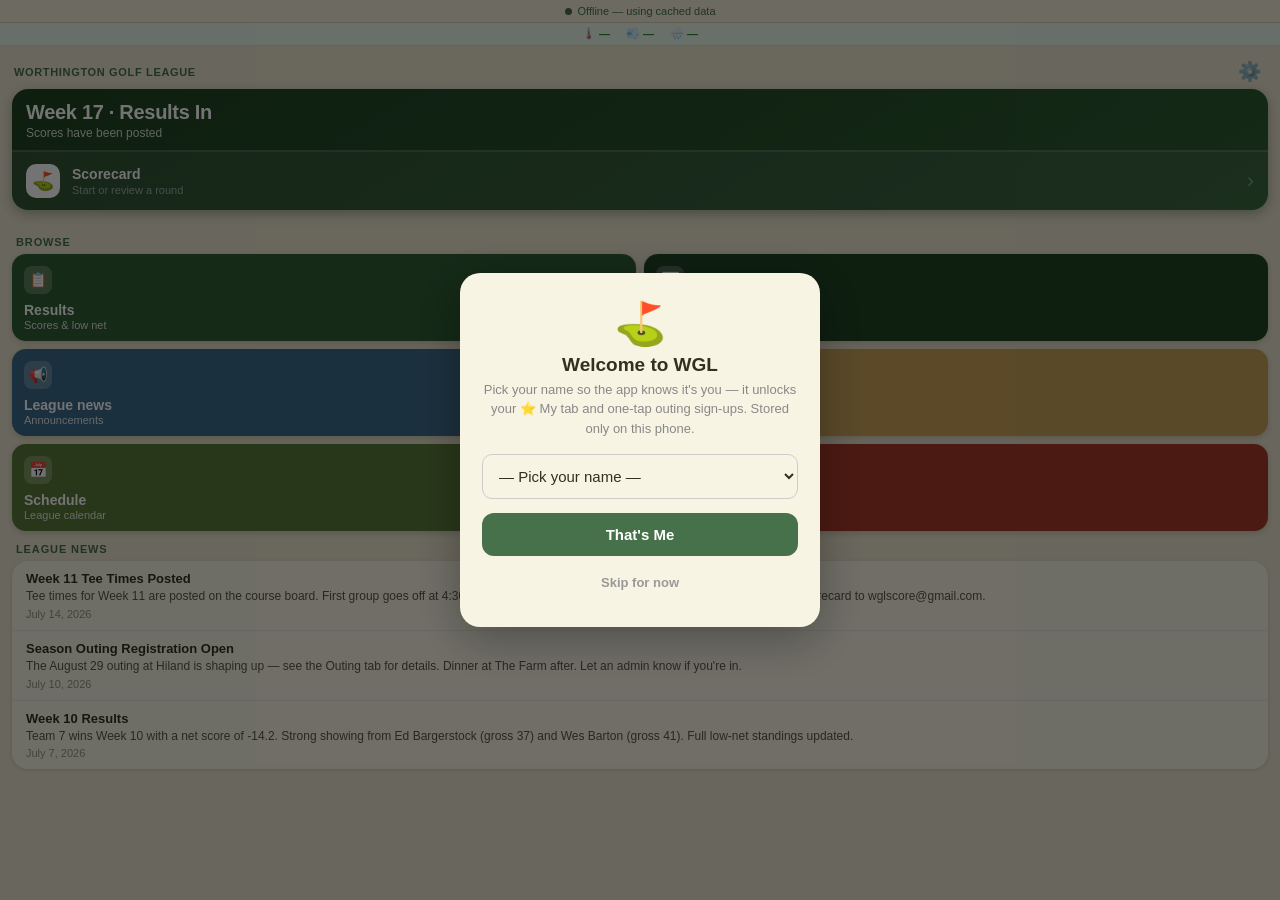
<file: betav2/index.html>
<!DOCTYPE html>
<!-- WGL BetaV2 · 2026-09-29 v12 · Home screen contrast: green hero card, course-colored tile grid, solid green Home back button. v11: Scorecard keeps entry order. Playoff weeks titled Semifinals/Finals; week dates fall back to the engine calendar; week 17 date corrected. v9: Award night removed from the generated calendar · v8: Published calEvents now authoritative (admin owns the calendar) · v7: Splash/Enter screen removed (home screen is the entry point); GPS warms on first touch · v6: One-tap scorecard; calendar from engine; tie-to-higher-seed; bracket ⚠; SW updatefound · prev v5: XSS fix — escHtml wraps on announcement body + all outing text fields + calendar event name/sub + team num; Hub-and-spoke navigation; contextual home screen; settings spoke; color theming -->
<html lang="en">
<head>
<meta charset="UTF-8">
<meta name="viewport" content="width=device-width, initial-scale=1.0, viewport-fit=cover">
<meta name="apple-mobile-web-app-capable" content="yes">
<link rel="manifest" href="manifest.json">
<link rel="apple-touch-icon" href="apple-touch-icon.png">
<title>WGL 2026</title>
<!-- OneSignal Web Push SDK -->
<script src="https://cdn.onesignal.com/sdks/web/v16/OneSignalSDK.page.js" defer></script>
<script>
  window.OneSignalDeferred = window.OneSignalDeferred || [];
  OneSignalDeferred.push(async function(OneSignal) {
    await OneSignal.init({
      appId: '2d45ee7e-57a8-450f-bbcd-42a872d6ac59',
      serviceWorkerParam: { scope: '/worthington-golf-league/' },
      serviceWorkerPath: 'OneSignalSDKWorker.js',
      serviceWorkerUpdaterPath: 'OneSignalSDKupdaterWorker.js',
    });
  });
</script>
<style>
* { box-sizing:border-box; margin:0; padding:0; }
body { font-family:-apple-system,BlinkMacSystemFont,'Segoe UI',sans-serif; background:var(--bg,#f5f5f5); color:var(--text,#1a1a1a); font-size:14px; height:100dvh; display:flex; flex-direction:column; overflow:hidden; }

/* Sync badge */
.sync-bar { display:flex; align-items:center; justify-content:center; gap:6px; padding-top:calc(5px + env(safe-area-inset-top)); padding-bottom:5px; padding-left:12px; padding-right:12px; font-size:11px; color:#2e7d32; background:#e8f5e9; border-bottom:1px solid #c8e6c9; flex-shrink:0; order:0; position:relative; }
.sync-dot { width:7px; height:7px; border-radius:50%; background:#43a047; flex-shrink:0; }
.wx-bar { display:flex; gap:16px; align-items:center; justify-content:center; padding:4px 14px 5px; font-size:11px; color:#2e7d32; background:#e8f5e9; border-bottom:1px solid #c8e6c9; flex-shrink:0; flex-wrap:wrap; }
.wx-bar span { display:flex; align-items:center; gap:3px; opacity:1; font-weight:600; }

/* Header — removed v53; safe-area top now handled by body/sync-bar */
.app-hdr { display:none; }
html,body{touch-action:manipulation}
button,.tab,.pin-btn,input,select{touch-action:manipulation}
.tabs { flex-shrink:0; order:3; display:flex; background:var(--tabbar-bg,rgba(255,255,255,.88)); -webkit-backdrop-filter:blur(20px) saturate(180%); backdrop-filter:blur(20px) saturate(180%); border-top:.5px solid var(--tabbar-line,rgba(0,0,0,.12)); padding-bottom:env(safe-area-inset-bottom); }
#main-scroll { order:2; flex:1; overflow-y:auto; -webkit-overflow-scrolling:touch; }
.tab { flex:1; min-width:0; display:flex; flex-direction:column; align-items:center; gap:2px; padding:7px 1px 6px; font-size:9px; font-weight:600; color:var(--tabbar-inactive,#8e8e93); cursor:pointer; white-space:nowrap; -webkit-tap-highlight-color:transparent; }
.tab .ticon { display:inline-flex; align-items:center; justify-content:center; opacity:.85; padding:4px 10px; border-radius:12px; transition:transform .15s ease, background .15s ease; }
.tab .ticon svg { width:22px; height:22px; display:block; }
.tab.active .ticon svg { stroke-width:2.2; }
#tab-my.active .ticon svg { fill:currentColor; }
.tab.active { color:var(--tint,#2e7d32); }
.tab.active .ticon { opacity:1; transform:scale(1.08); background:var(--tint-soft,rgba(46,125,50,.14)); }
.tab:active .ticon { transform:scale(.88); }
.tab-content { display:none; padding:12px 12px calc(80px + env(safe-area-inset-bottom)); max-width:700px; margin:0 auto; }
.tab-content.active { display:block; }

/* Cards */
.card { background:var(--card,white); border-radius:12px; box-shadow:0 1px 4px rgba(0,0,0,.1); margin-bottom:12px; overflow:hidden; }
.card-hdr { padding:11px 14px; font-weight:700; font-size:13px; border-bottom:1px solid #f0f0f0; background:var(--card,white); }

/* Settings gear — hidden in sync bar; lives on home screen in v2 */
#gear-btn { display:none; }
/* Home screen title bar */
.home-title-bar { display:flex; align-items:center; justify-content:space-between; padding:12px 14px 4px; }
.home-title-lbl { font-size:11px; font-weight:800; letter-spacing:.05em; text-transform:uppercase; color:#aaa; }
.home-gear-btn { background:none; border:none; color:var(--tint,#2e7d32); font-size:19px; cursor:pointer; padding:4px; -webkit-tap-highlight-color:transparent; opacity:.85; line-height:1; }
.home-gear-btn:active { opacity:.5; }
/* Settings spoke section */
#settings-screen { padding:0 !important; }
.settings-inner { padding:0 12px 32px; }
.settings-title { font-size:11px; font-weight:700; color:#888; text-transform:uppercase; letter-spacing:.06em; margin-bottom:8px; }
.seg { display:flex; background:rgba(120,120,128,.16); border-radius:9px; padding:2px; margin-bottom:14px; }
.seg button { flex:1; border:none; background:none; padding:7px 2px; border-radius:7px; font-size:12px; font-weight:600; color:inherit; opacity:.65; cursor:pointer; -webkit-tap-highlight-color:transparent; }
.seg button.on { background:var(--card,white); box-shadow:0 1px 3px rgba(0,0,0,.18); color:var(--tint,#2e7d32); opacity:1; }
.settings-row { display:flex; justify-content:space-between; align-items:center; margin-bottom:12px; }
.settings-label { font-size:14px; }

/* Font schemes */
body.font-rounded { font-family:ui-rounded,'SF Pro Rounded',-apple-system,BlinkMacSystemFont,'Segoe UI',sans-serif; }
body.font-serif { font-family:ui-serif,'New York',Georgia,'Times New Roman',serif; }
table.standings td, .gps-dist-val, .score-val, .hcp-val, .rtotals { font-variant-numeric:tabular-nums; }

/* Text size */
body.text-lg .tab-content, body.text-lg .modal, body.text-lg #signup-modal, body.text-lg #sc-modal>div { zoom:1.12; }
body.text-xl .tab-content, body.text-xl .modal, body.text-xl #signup-modal, body.text-xl #sc-modal>div { zoom:1.25; }
.toggle { position:relative; width:44px; height:26px; flex-shrink:0; }
.toggle input { opacity:0; width:0; height:0; }
.toggle-track { position:absolute; inset:0; background:#ccc; border-radius:26px; cursor:pointer; transition:.2s; }
.toggle input:checked + .toggle-track { background:#2e7d32; }
.toggle-track:before { content:''; position:absolute; height:20px; width:20px; left:3px; bottom:3px; background:white; border-radius:50%; transition:.2s; }
.toggle input:checked + .toggle-track:before { transform:translateX(18px); }

/* Scorecard — 3-step prototype */
.sc-step { display:none; }
.sc-step.active { display:block; }
.search-input { width:100%; padding:11px 14px; border:1.5px solid #ddd; border-radius:8px; font-size:15px; -webkit-appearance:none; outline:none; }
.search-input:focus { border-color:#2e7d32; }
.search-wrap { position:relative; }
.search-drop { display:none; position:absolute; top:calc(100% + 4px); left:0; right:0; background:white; border:1px solid #e0e0e0; border-radius:10px; max-height:230px; overflow-y:auto; z-index:50; box-shadow:0 6px 20px rgba(0,0,0,.14); }
.search-item { padding:12px 14px; cursor:pointer; border-bottom:1px solid #f5f5f5; font-size:14px; }
.search-item:last-child { border-bottom:none; }
.player-chip { display:flex; align-items:center; justify-content:space-between; padding:10px 0; border-bottom:1px solid #f5f5f5; }
.player-chip:last-child { border-bottom:none; }
.chip-name { font-size:14px; font-weight:600; }
.chip-meta { font-size:12px; color:#888; font-weight:400; }
.chip-remove { background:none; border:none; color:#ccc; font-size:24px; cursor:pointer; line-height:1; padding:0 4px; }
.progress-row { display:flex; gap:5px; justify-content:center; padding:8px 0 12px; }
.dot { border-radius:50%; transition:all .15s; }
.hole-hdr { padding:14px 16px 10px; }
.hole-num-big { font-size:24px; font-weight:800; }
.hole-par-lbl { font-size:13px; color:#888; margin-top:2px; }
.score-row { display:flex; align-items:center; justify-content:space-between; padding:11px 0; border-bottom:1px solid #f0f0f0; }
.score-row:last-child { border-bottom:none; }
.sname { font-size:17px; font-weight:700; letter-spacing:-.2px; }
.score-ctrl { display:flex; align-items:center; gap:8px; }
.adj-btn { width:44px; height:44px; border-radius:50%; border:1.5px solid #ddd; background:white; font-size:28px; line-height:1; cursor:pointer; display:flex; align-items:center; justify-content:center; -webkit-tap-highlight-color:transparent; }
.adj-btn:active { background:#f0f0f0; transform:scale(.88); }
.score-val { width:38px; text-align:center; font-size:28px; font-weight:800; }
/* one-tap score entry */
.prow { padding:11px 0; border-bottom:1px solid #f0f0f0; }
.prow:last-child { border-bottom:none; }
.pinfo { display:flex; align-items:baseline; margin-bottom:8px; }
.pnet { margin-left:auto; font-size:13px; font-weight:700; color:var(--tint,#2e7d32); }
.pnet.empty { color:var(--tabbar-inactive,#bbb); font-weight:600; }
.score-strip { display:flex; gap:4px; }
.sbtn { flex:1; min-width:0; padding:15px 1px; text-align:center; font-size:17px; font-weight:600;
        cursor:pointer; background:var(--unsel-bg,#fff); color:var(--unsel-fg,#555);
        border:1.5px solid var(--unsel-line,#ddd); border-radius:8px; line-height:1;
        -webkit-tap-highlight-color:transparent; font-variant-numeric:tabular-nums; }
.sbtn:active { transform:scale(.91); }
.sbtn.eagle  { border-radius:50%; outline:2px solid var(--unsel-line,#ddd); outline-offset:2px; }
.sbtn.birdie { border-radius:50%; }
.sbtn.dbl    { border-radius:3px; }
.sbtn.dbl2   { border-radius:3px; outline:2px solid var(--unsel-line,#ddd); outline-offset:2px; }
.sbtn.sel { background:var(--sel-bg,#2e7d32); color:var(--sel-fg,#fff); border-color:var(--sel-bg,#2e7d32); font-weight:800; }
.sbtn.sel.eagle, .sbtn.sel.dbl2 { outline-color:var(--sel-bg,#2e7d32); }
.nav-row { display:flex; gap:10px; padding:12px 0 0; }
.nav-btn { flex:1; padding:14px; border:1.5px solid #ddd; border-radius:10px; font-size:15px; font-weight:600; background:white; color:#333; cursor:pointer; -webkit-tap-highlight-color:transparent; }
.nav-btn:active { transform:scale(.97); }
.nav-btn.next { background:#2e7d32; color:white; border-color:#2e7d32; }
.nav-btn.review { background:#1565c0; color:white; border-color:#1565c0; }
.sc-team-hdr { font-size:11px; font-weight:700; color:#888; text-transform:uppercase; letter-spacing:.08em; padding-bottom:8px; }
.rev-row { padding:10px 0; border-bottom:1px solid #f5f5f5; }
.rev-row:last-child { border-bottom:none; }
.rev-name-row { display:flex; justify-content:space-between; align-items:baseline; margin-bottom:5px; }
.rname { font-size:14px; font-weight:600; }
.rtotals { font-size:13px; font-weight:700; color:#2e7d32; }
.rtotals.warn { color:#c62828; }
.hole-dots { display:flex; gap:3px; flex-wrap:wrap; margin-top:3px; }
.hd { display:inline-flex; align-items:center; justify-content:center; width:26px; height:24px; border-radius:5px; font-size:12px; font-weight:700; }
.hd.eagle  { background:#fff9c4; color:#f57f17; }
.hd.birdie { background:#e8f5e9; color:#2e7d32; }
.hd.par    { background:#f5f5f5; color:#555; }
.hd.bogey  { background:#fff3e0; color:#e65100; }
.hd.double { background:#fce4ec; color:#c62828; }
.hd.miss   { background:#fce4ec; color:#c62828; }
.sc-btn { width:100%; background:#2e7d32; color:white; border:none; border-radius:10px; padding:16px; font-size:15px; font-weight:600; cursor:pointer; display:block; -webkit-tap-highlight-color:transparent; }
.sc-btn:active { background:#1b5e20; }
.sc-btn-ghost { width:100%; background:none; border:none; color:#888; font-size:13px; padding:10px; cursor:pointer; }
.sc-note { font-size:11px; color:#aaa; text-align:center; margin-top:8px; line-height:1.5; }
.empty-msg { color:#bbb; font-size:13px; text-align:center; padding:12px 0; }

/* Team table */
table.standings { width:100%; border-collapse:collapse; font-size:13px; }
.standings th { background:#f5f5f5; padding:7px 8px; text-align:center; font-size:11px; font-weight:700; color:#555; border-bottom:2px solid #eee; }
.standings th.lft { text-align:left; }
.standings td { padding:7px 8px; border-bottom:1px solid #f5f5f5; text-align:center; }
.standings td.lft { text-align:left; }
.standings tr:last-child td { border-bottom:none; }
.rank1 { color:#f57f17; font-weight:700; }

/* News */
.ann-item { background:var(--card,white); border-radius:12px; padding:14px; margin-bottom:10px; border-left:4px solid #2e7d32; box-shadow:0 1px 4px rgba(0,0,0,.08); }
.ann-tag { font-size:10px; font-weight:700; text-transform:uppercase; letter-spacing:.07em; color:#2e7d32; margin-bottom:4px; }
.ann-title { font-weight:700; font-size:15px; margin-bottom:5px; }
.ann-body { font-size:13px; color:#555; line-height:1.55; }
.ann-date { font-size:11px; color:#aaa; margin-top:6px; }
.ann-info { border-left-color:#1565c0; }
.ann-info .ann-tag { color:#1565c0; }
.ann-reminder { border-left-color:#e65100; }
.ann-reminder .ann-tag { color:#e65100; }
.ann-alert { border-left-color:#c62828; }
.ann-alert .ann-tag { color:#c62828; }

/* Outing */
.outing-section { margin-bottom:16px; }
.outing-lbl { font-size:11px; font-weight:700; text-transform:uppercase; letter-spacing:.07em; color:#2e7d32; margin-bottom:5px; }
.outing-val { font-size:14px; line-height:1.5; }
.prize-row { display:flex; gap:10px; padding:8px 0; border-bottom:1px solid #f5f5f5; font-size:13px; }
.prize-row:last-child { border-bottom:none; }
.prize-pos { font-weight:700; min-width:80px; }
.prize-desc { color:#555; }

/* Dues */
.badge-in { display:inline-block; background:#e8f5e9; color:#2e7d32; border-radius:20px; font-size:11px; font-weight:700; padding:2px 10px; }
.badge-out { display:inline-block; background:#f5f5f5; color:#bbb; border-radius:20px; font-size:11px; font-weight:600; padding:2px 10px; }
.dues-summary { display:flex; gap:14px; flex-wrap:wrap; font-size:13px; padding:12px 14px; }

/* Roster / player details */
.roster-team { margin-bottom:12px; }
.roster-team-hdr { background:#1b5e20; color:white; font-size:11px; font-weight:700; text-transform:uppercase; letter-spacing:.06em; padding:5px 12px; border-radius:8px 8px 0 0; }
.roster-player { display:flex; align-items:center; gap:10px; padding:10px 12px; border-bottom:1px solid #f5f5f5; }
.roster-player:last-child { border-bottom:none; }
.rp-name { font-weight:600; font-size:14px; flex:1; }
.rp-hcp { font-size:11px; color:#888; }
.call-btn { background:#e8f5e9; color:#2e7d32; border:none; border-radius:8px; padding:5px 11px; font-size:12px; font-weight:700; cursor:pointer; -webkit-tap-highlight-color:transparent; text-decoration:none; display:inline-block; }
.call-btn.no-phone { background:#f5f5f5; color:#ccc; pointer-events:none; }

/* Player modal */
.modal-bg { display:none; position:fixed; inset:0; background:rgba(0,0,0,.4); z-index:200; align-items:flex-end; }
.modal-bg.open { display:flex; }
.modal { background:white; border-radius:20px 20px 0 0; padding:24px 20px env(safe-area-inset-bottom); width:100%; max-width:500px; margin:0 auto; }
.modal-name { font-size:20px; font-weight:700; margin-bottom:4px; }
.modal-meta { font-size:13px; color:#888; margin-bottom:16px; }
.modal-row { display:flex; justify-content:space-between; align-items:center; padding:11px 0; border-bottom:1px solid #f5f5f5; font-size:14px; }
.modal-row:last-child { border-bottom:none; }
.modal-close { width:100%; padding:13px; margin-top:14px; background:#f5f5f5; border:none; border-radius:12px; font-size:15px; font-weight:600; color:#555; cursor:pointer; }
.call-big { background:#2e7d32; color:white; border:none; border-radius:10px; padding:9px 18px; font-size:14px; font-weight:700; cursor:pointer; -webkit-tap-highlight-color:transparent; }

/* HCP grid */
.hcp-grid { display:grid; grid-template-columns:repeat(auto-fill,minmax(130px,1fr)); gap:8px; }
.hcp-row { background:var(--card,white); border-radius:10px; padding:10px 12px; box-shadow:0 1px 3px rgba(0,0,0,.08); display:flex; justify-content:space-between; align-items:center; cursor:pointer; -webkit-tap-highlight-color:transparent; }
.hcp-row:active { background:#f0faf0; }
.hcp-name { font-size:13px; font-weight:600; }
.hcp-val { font-size:18px; font-weight:800; color:#2e7d32; }

/* Theme swatch buttons */

/* GPS Distance tab */
.gps-hole-btn { padding:9px 4px; border:1.5px solid #ddd; border-radius:8px; background:white; font-size:14px; font-weight:700; cursor:pointer; -webkit-tap-highlight-color:transparent; color:#333; }
.gps-hole-btn.active { background:#1b5e20; color:white; border-color:#1b5e20; }
.gps-hole-btn:active { transform:scale(.9); }
.gps-dist-box { text-align:center; background:#f5f5f5; border-radius:10px; padding:12px 6px; }
.gps-dist-lbl { font-size:10px; font-weight:700; color:#888; text-transform:uppercase; letter-spacing:.06em; margin-bottom:6px; }
.gps-dist-val { font-size:28px; font-weight:800; color:#1b5e20; line-height:1; }
.gps-dist-unit { font-size:10px; color:#aaa; margin-top:2px; }

/* ── Standalone GPS tab ── */
#gps2 { padding:0 !important; }
.gps2-screen { background:#000; display:flex; flex-direction:column; min-height:calc(100dvh - 120px); }
.gps2-hole-bar { display:flex; align-items:center; justify-content:space-between; padding:20px 20px 10px; }
.gps2-nav-btn { background:rgba(255,255,255,.12); border:none; color:rgba(255,255,255,.65); font-size:24px; width:38px; height:38px; border-radius:10px; cursor:pointer; display:flex; align-items:center; justify-content:center; -webkit-tap-highlight-color:transparent; }
.gps2-nav-btn:active { background:rgba(255,255,255,.22); transform:scale(.9); }
.gps2-hole-label { font-size:28px; font-weight:700; color:#fff; letter-spacing:-.5px; text-align:center; }
.gps2-hole-meta { font-size:12px; color:rgba(255,255,255,.4); text-align:center; margin-top:2px; }
.gps2-yards { flex:1; display:flex; flex-direction:column; justify-content:center; padding:0 22px; gap:8px; }
.gps2-row { display:flex; justify-content:space-between; align-items:center; padding:14px 18px; border-radius:14px; }
.gps2-row.front { background:rgba(255,255,255,.07); }
.gps2-row.ctr { background:rgba(93,202,130,.15); border:1px solid rgba(93,202,130,.25); }
.gps2-row.back { background:rgba(255,255,255,.07); }
.gps2-lbl { font-size:13px; font-weight:600; text-transform:uppercase; letter-spacing:.05em; color:rgba(255,255,255,.45); }
.gps2-row.ctr .gps2-lbl { color:#5dca82; }
.gps2-num { font-size:44px; font-weight:700; color:rgba(255,255,255,.78); letter-spacing:-1.5px; line-height:1; font-variant-numeric:tabular-nums; }
.gps2-row.ctr .gps2-num { font-size:60px; color:#fff; }
.gps2-unit-lbl { font-size:10px; color:rgba(255,255,255,.3); text-align:right; margin-top:2px; }
.gps2-status { text-align:center; font-size:10px; color:rgba(255,255,255,.28); padding:10px 0 16px; }
</style>

<style id="theme-css">
/* ── Dark Gold ─────────────────────────────────────────────── */
body.theme-dark-gold{--bg:#0d1117;--card:#161b22;--text:#e6edf3;--tint:#c9a84c;--tabbar-bg:rgba(13,17,23,.88);--tabbar-line:#21262d;--tabbar-inactive:#6e7681;--tint-soft:rgba(201,168,76,.18);--sel-bg:#c9a84c;--sel-fg:#0d1117;--unsel-bg:#21262d;--unsel-fg:#8b949e;--unsel-line:#30363d}
body.theme-dark-gold .app-hdr{background:#161b22;border-bottom:1px solid #21262d}
body.theme-dark-gold .hdr-inner h1,.theme-dark-gold .hdr-sub{color:#e6edf3}
body.theme-dark-gold .sync-bar{background:#161b22;color:#c9a84c;border-bottom-color:#21262d}
body.theme-dark-gold .sync-dot{background:#c9a84c}
body.theme-dark-gold #gear-btn{background:#c9a84c;color:#0d1117}
body.theme-dark-gold #settings-panel{background:#161b22;border-color:#30363d}
body.theme-dark-gold .settings-title{color:#8b949e}
body.theme-dark-gold .settings-row{border-bottom-color:#21262d}
body.theme-dark-gold .settings-label{color:#e6edf3}
body.theme-dark-gold .adj-btn{background:#21262d;border-color:#30363d;color:#e6edf3}
body.theme-dark-gold .nav-btn{background:#21262d;border-color:#30363d;color:#e6edf3}
body.theme-dark-gold .nav-btn.next{background:#c9a84c;color:#0d1117;border-color:#c9a84c}
body.theme-dark-gold .nav-btn.review{background:#1565c0;color:white;border-color:#1565c0}
body.theme-dark-gold .sc-btn{background:#c9a84c;color:#0d1117}
body.theme-dark-gold .sc-btn:active{background:#b8960b}
body.theme-dark-gold .sc-btn-ghost{color:#8b949e}
body.theme-dark-gold .search-input{background:#21262d;border-color:#30363d;color:#e6edf3}
body.theme-dark-gold .search-input:focus{border-color:#c9a84c}
body.theme-dark-gold .search-drop,.theme-dark-gold .search-item{background:#161b22;border-color:#21262d;color:#e6edf3}
body.theme-dark-gold .player-chip,.theme-dark-gold .score-row,.theme-dark-gold .prow,.theme-dark-gold .rev-row,.theme-dark-gold .roster-player{border-bottom-color:#21262d}
body.theme-dark-gold .hcp-val,.theme-dark-gold .rtotals,.theme-dark-gold .outing-lbl,.theme-dark-gold .ann-tag{color:#c9a84c}
body.theme-dark-gold .toggle input:checked+.toggle-track{background:#c9a84c}
body.theme-dark-gold .roster-team-hdr{background:#c9a84c;color:#0d1117}
body.theme-dark-gold .call-btn{background:#21262d;color:#c9a84c}
body.theme-dark-gold .call-big{background:#c9a84c;color:#0d1117}
body.theme-dark-gold .badge-in{background:rgba(201,168,76,.15);color:#c9a84c}
body.theme-dark-gold .ann-item{background:#161b22;border-left-color:#c9a84c}
body.theme-dark-gold .ann-body,.theme-dark-gold .prize-desc,.theme-dark-gold .chip-meta,.theme-dark-gold .sc-note,.theme-dark-gold .empty-msg{color:#8b949e}
body.theme-dark-gold .ann-date{color:#484f58}
body.theme-dark-gold .card-hdr{background:#161b22;border-bottom-color:#21262d}
body.theme-dark-gold .standings th{background:#21262d;color:#8b949e;border-bottom-color:#30363d}
body.theme-dark-gold .standings td{border-bottom-color:#21262d}
body.theme-dark-gold .modal{background:#161b22}
body.theme-dark-gold .modal-row{border-bottom-color:#21262d}
body.theme-dark-gold .modal-close{background:#21262d;color:#8b949e}
body.theme-dark-gold #modal-hcp{color:#c9a84c!important}
body.theme-dark-gold .hcp-row:active{background:#21262d}
body.theme-dark-gold .dues-summary,.theme-dark-gold .modal-meta{color:#8b949e}
body.theme-dark-gold .ann-info{border-left-color:#3b82f6}
body.theme-dark-gold .ann-info .ann-tag{color:#3b82f6}

/* ── Light Gold ────────────────────────────────────────────── */
body.theme-light-gold{--bg:#faf8f0;--card:#fff;--text:#1a1200;--tint:#b8860b;--tabbar-bg:rgba(255,253,245,.9);--tabbar-line:#e8dcc0;--tabbar-inactive:#a89c78;--tint-soft:rgba(184,134,11,.14);--sel-bg:#b8860b;--sel-fg:#fff;--unsel-bg:#fff;--unsel-fg:#777;--unsel-line:#ddd}
body.theme-light-gold .app-hdr{background:#2d1c00}
body.theme-light-gold .hdr-sub{opacity:.7}
body.theme-light-gold .sync-bar{background:#fffdf0;color:#b8860b;border-bottom-color:#f0d060}
body.theme-light-gold .sync-dot{background:#b8860b}
body.theme-light-gold #gear-btn{background:#b8860b}
body.theme-light-gold .nav-btn.next{background:#b8860b;border-color:#b8860b}
body.theme-light-gold .sc-btn{background:#b8860b}
body.theme-light-gold .sc-btn:active{background:#8b6508}
body.theme-light-gold .search-input:focus{border-color:#b8860b}
body.theme-light-gold .hcp-val,.theme-light-gold .rtotals,.theme-light-gold .outing-lbl,.theme-light-gold .ann-tag{color:#b8860b}
body.theme-light-gold .toggle input:checked+.toggle-track{background:#b8860b}
body.theme-light-gold .roster-team-hdr{background:#2d1c00}
body.theme-light-gold .call-btn{background:#fffbe6;color:#b8860b}
body.theme-light-gold .call-big{background:#b8860b}
body.theme-light-gold .badge-in{background:#fffbe6;color:#b8860b}
body.theme-light-gold .ann-item{border-left-color:#b8860b}
body.theme-light-gold #modal-hcp{color:#b8860b!important}

/* ── Dark Slate ────────────────────────────────────────────── */
body.theme-dark-slate{--bg:#10141c;--card:#1e293b;--text:#f1f5f9;--tint:#38bdf8;--tabbar-bg:rgba(16,20,28,.88);--tabbar-line:#1e3a5f;--tabbar-inactive:#64748b;--tint-soft:rgba(56,189,248,.18);--sel-bg:#0284c7;--sel-fg:#fff;--unsel-bg:#334155;--unsel-fg:#94a3b8;--unsel-line:#475569}
body.theme-dark-slate .app-hdr{background:#0f2744;border-bottom:1px solid #1e3a5f}
body.theme-dark-slate .hdr-inner h1,.theme-dark-slate .hdr-sub{color:#f1f5f9}
body.theme-dark-slate .sync-bar{background:#1e293b;color:#38bdf8;border-bottom-color:#334155}
body.theme-dark-slate .sync-dot{background:#38bdf8}
body.theme-dark-slate #gear-btn{background:#0284c7;color:white}
body.theme-dark-slate #settings-panel{background:#1e293b;border-color:#334155}
body.theme-dark-slate .settings-title{color:#64748b}
body.theme-dark-slate .settings-label{color:#f1f5f9}
body.theme-dark-slate .adj-btn{background:#334155;border-color:#475569;color:#f1f5f9}
body.theme-dark-slate .nav-btn{background:#334155;border-color:#475569;color:#f1f5f9}
body.theme-dark-slate .nav-btn.next{background:#0284c7;color:white;border-color:#0284c7}
body.theme-dark-slate .sc-btn{background:#0284c7;color:white}
body.theme-dark-slate .sc-btn:active{background:#0369a1}
body.theme-dark-slate .sc-btn-ghost{color:#64748b}
body.theme-dark-slate .search-input{background:#334155;border-color:#475569;color:#f1f5f9}
body.theme-dark-slate .search-input:focus{border-color:#38bdf8}
body.theme-dark-slate .search-drop,.theme-dark-slate .search-item{background:#1e293b;border-color:#334155;color:#f1f5f9}
body.theme-dark-slate .player-chip,.theme-dark-slate .score-row,.theme-dark-slate .rev-row,.theme-dark-slate .roster-player{border-bottom-color:#334155}
body.theme-dark-slate .hcp-val,.theme-dark-slate .rtotals,.theme-dark-slate .outing-lbl,.theme-dark-slate .ann-tag{color:#38bdf8}
body.theme-dark-slate .toggle input:checked+.toggle-track{background:#0284c7}
body.theme-dark-slate .roster-team-hdr{background:#0f2744;color:#38bdf8}
body.theme-dark-slate .call-btn{background:#334155;color:#38bdf8}
body.theme-dark-slate .call-big{background:#0284c7;color:white}
body.theme-dark-slate .badge-in{background:rgba(56,189,248,.12);color:#38bdf8}
body.theme-dark-slate .ann-item{background:#1e293b;border-left-color:#0284c7}
body.theme-dark-slate .ann-body,.theme-dark-slate .prize-desc,.theme-dark-slate .chip-meta,.theme-dark-slate .sc-note,.theme-dark-slate .empty-msg{color:#64748b}
body.theme-dark-slate .ann-date{color:#475569}
body.theme-dark-slate .card-hdr{background:#1e293b;border-bottom-color:#334155}
body.theme-dark-slate .standings th{background:#334155;color:#64748b;border-bottom-color:#475569}
body.theme-dark-slate .standings td{border-bottom-color:#334155}
body.theme-dark-slate .modal{background:#1e293b}
body.theme-dark-slate .modal-row{border-bottom-color:#334155}
body.theme-dark-slate .modal-close{background:#334155;color:#94a3b8}
body.theme-dark-slate #modal-hcp{color:#38bdf8!important}
body.theme-dark-slate .hcp-row:active{background:#334155}
body.theme-dark-slate .dues-summary,.theme-dark-slate .modal-meta{color:#94a3b8}

/* ── Light Slate ───────────────────────────────────────────── */
body.theme-light-slate{--bg:#f0f4f8;--card:#fff;--text:#1e293b;--tint:#0284c7;--tabbar-bg:rgba(240,244,248,.9);--tabbar-line:#cbd5e1;--tabbar-inactive:#94a3b8;--tint-soft:rgba(2,132,199,.12);--sel-bg:#0284c7;--sel-fg:#fff;--unsel-bg:#fff;--unsel-fg:#777;--unsel-line:#ddd}
body.theme-light-slate .app-hdr{background:#0f2744}
body.theme-light-slate .hdr-sub{opacity:.7}
body.theme-light-slate .sync-bar{background:#e8f4fd;color:#0284c7;border-bottom-color:#bae6fd}
body.theme-light-slate .sync-dot{background:#0284c7}
body.theme-light-slate #gear-btn{background:#0284c7}
body.theme-light-slate .nav-btn.next{background:#0284c7;border-color:#0284c7}
body.theme-light-slate .sc-btn{background:#0284c7}
body.theme-light-slate .sc-btn:active{background:#0369a1}
body.theme-light-slate .search-input:focus{border-color:#0284c7}
body.theme-light-slate .hcp-val,.theme-light-slate .rtotals,.theme-light-slate .outing-lbl,.theme-light-slate .ann-tag{color:#0284c7}
body.theme-light-slate .toggle input:checked+.toggle-track{background:#0284c7}
body.theme-light-slate .roster-team-hdr{background:#0f2744}
body.theme-light-slate .call-btn{background:#e8f4fd;color:#0284c7}
body.theme-light-slate .call-big{background:#0284c7}
body.theme-light-slate .badge-in{background:#e8f4fd;color:#0284c7}
body.theme-light-slate .ann-item{border-left-color:#0284c7}
body.theme-light-slate #modal-hcp{color:#0284c7!important}

/* ── Dark Turf ─────────────────────────────────────────────── */
body.theme-dark-turf{--bg:#071507;--card:#0f2d0f;--text:#e8f5e8;--tint:#4ade80;--tabbar-bg:rgba(7,21,7,.88);--tabbar-line:#1a4a1a;--tabbar-inactive:#4a7a4a;--tint-soft:rgba(74,222,128,.18);--sel-bg:#166534;--sel-fg:#4ade80;--unsel-bg:#1a4a1a;--unsel-fg:#6abf69;--unsel-line:#2d6a2d}
body.theme-dark-turf .app-hdr{background:#071507;border-bottom:1px solid #1a4a1a}
body.theme-dark-turf .hdr-inner h1,.theme-dark-turf .hdr-sub{color:#e8f5e8}
body.theme-dark-turf .sync-bar{background:#0f2d0f;color:#4ade80;border-bottom-color:#1a4a1a}
body.theme-dark-turf .sync-dot{background:#4ade80}
body.theme-dark-turf #gear-btn{background:#166534;color:#4ade80}
body.theme-dark-turf #settings-panel{background:#0f2d0f;border-color:#1a4a1a}
body.theme-dark-turf .settings-title{color:#4ade80}
body.theme-dark-turf .settings-label{color:#e8f5e8}
body.theme-dark-turf .adj-btn{background:#1a4a1a;border-color:#2d6a2d;color:#e8f5e8}
body.theme-dark-turf .nav-btn{background:#1a4a1a;border-color:#2d6a2d;color:#e8f5e8}
body.theme-dark-turf .nav-btn.next{background:#166534;color:#4ade80;border-color:#166534}
body.theme-dark-turf .sc-btn{background:#166534;color:#4ade80}
body.theme-dark-turf .sc-btn:active{background:#14532d}
body.theme-dark-turf .sc-btn-ghost{color:#4ade80;opacity:.6}
body.theme-dark-turf .search-input{background:#1a4a1a;border-color:#2d6a2d;color:#e8f5e8}
body.theme-dark-turf .search-input:focus{border-color:#4ade80}
body.theme-dark-turf .search-drop,.theme-dark-turf .search-item{background:#0f2d0f;border-color:#1a4a1a;color:#e8f5e8}
body.theme-dark-turf .player-chip,.theme-dark-turf .score-row,.theme-dark-turf .rev-row,.theme-dark-turf .roster-player{border-bottom-color:#1a4a1a}
body.theme-dark-turf .hcp-val,.theme-dark-turf .rtotals,.theme-dark-turf .outing-lbl,.theme-dark-turf .ann-tag{color:#4ade80}
body.theme-dark-turf .toggle input:checked+.toggle-track{background:#166534}
body.theme-dark-turf .roster-team-hdr{background:#071507;color:#4ade80;border-bottom:1px solid #1a4a1a}
body.theme-dark-turf .call-btn{background:#1a4a1a;color:#4ade80}
body.theme-dark-turf .call-big{background:#166534;color:#4ade80}
body.theme-dark-turf .badge-in{background:rgba(74,222,128,.1);color:#4ade80}
body.theme-dark-turf .ann-item{background:#0f2d0f;border-left-color:#4ade80}
body.theme-dark-turf .ann-body,.theme-dark-turf .prize-desc,.theme-dark-turf .chip-meta,.theme-dark-turf .sc-note,.theme-dark-turf .empty-msg{color:#6abf69}
body.theme-dark-turf .ann-date{color:#2d6a2d}
body.theme-dark-turf .card-hdr{background:#0f2d0f;border-bottom-color:#1a4a1a}
body.theme-dark-turf .standings th{background:#1a4a1a;color:#6abf69;border-bottom-color:#2d6a2d}
body.theme-dark-turf .standings td{border-bottom-color:#1a4a1a}
body.theme-dark-turf .modal{background:#0f2d0f}
body.theme-dark-turf .modal-row{border-bottom-color:#1a4a1a}
body.theme-dark-turf .modal-close{background:#1a4a1a;color:#6abf69}
body.theme-dark-turf #modal-hcp{color:#4ade80!important}
body.theme-dark-turf .hcp-row:active{background:#1a4a1a}
body.theme-dark-turf .dues-summary,.theme-dark-turf .modal-meta{color:#6abf69}

/* ── Earth Dark ─ deep pine, olive cards, burnt-orange accents ── */
body.theme-earth-dark{--bg:#141a15;--card:#232b24;--text:#e8e2cf;--tint:#e0a43c;--tabbar-bg:rgba(18,23,18,.92);--tabbar-line:#2e372e;--tabbar-inactive:#7d846d;--tint-soft:rgba(224,164,60,.16);--sel-bg:#bf5327;--sel-fg:#f5ead9;--unsel-bg:#2e372c;--unsel-fg:#b8bfa6;--unsel-line:#3a453a}
body.theme-earth-dark .app-hdr{background:#24402c;border-bottom:1px solid #2e372e}
body.theme-earth-dark .hdr-inner h1{color:#e8d99a}
body.theme-earth-dark .hdr-sub{color:#cfe3c2;opacity:.85}
body.theme-earth-dark .sync-bar{background:#1b241c;color:#9fb37a;border-bottom-color:#2e372e}
body.theme-earth-dark .sync-dot{background:#9fb37a}
body.theme-earth-dark #gear-btn{background:#bf5327;color:#f5ead9}
body.theme-earth-dark #settings-panel{background:#232b24;border-color:#3a453a}
body.theme-earth-dark .settings-title{color:#8c927c}
body.theme-earth-dark .settings-label{color:#e8e2cf}
body.theme-earth-dark .adj-btn{background:#2e372c;border-color:#46523f;color:#e8e2cf}
body.theme-earth-dark .nav-btn{background:#2e372c;border-color:#46523f;color:#e8e2cf}
body.theme-earth-dark .nav-btn.next{background:#bf5327;color:#f5ead9;border-color:#bf5327}
body.theme-earth-dark .sc-btn{background:#bf5327;color:#f5ead9}
body.theme-earth-dark .sc-btn:active{background:#a8431f}
body.theme-earth-dark .sc-btn-ghost{color:#8c927c}
body.theme-earth-dark .search-input{background:#2e372c;border-color:#46523f;color:#e8e2cf}
body.theme-earth-dark .search-input:focus{border-color:#e0a43c}
body.theme-earth-dark .search-drop,.theme-earth-dark .search-item{background:#232b24;border-color:#2e372e;color:#e8e2cf}
body.theme-earth-dark .player-chip,.theme-earth-dark .score-row,.theme-earth-dark .rev-row,.theme-earth-dark .roster-player{border-bottom-color:#2e372e}
body.theme-earth-dark .hcp-val,.theme-earth-dark .rtotals,.theme-earth-dark .outing-lbl,.theme-earth-dark .ann-tag{color:#e0a43c}
body.theme-earth-dark .toggle input:checked+.toggle-track{background:#bf5327}
body.theme-earth-dark .roster-team-hdr{background:#24402c;color:#e8d99a}
body.theme-earth-dark .call-btn{background:#2e372c;color:#e0a43c}
body.theme-earth-dark .call-big{background:#bf5327;color:#f5ead9}
body.theme-earth-dark .badge-in{background:rgba(224,164,60,.14);color:#e0a43c}
body.theme-earth-dark .ann-item{background:#232b24;border-left-color:#bf5327}
body.theme-earth-dark .ann-body,.theme-earth-dark .prize-desc,.theme-earth-dark .chip-meta,.theme-earth-dark .sc-note,.theme-earth-dark .empty-msg{color:#8c927c}
body.theme-earth-dark .ann-date{color:#565c48}
body.theme-earth-dark .card-hdr{background:#232b24;border-bottom-color:#2e372e}
body.theme-earth-dark .standings th{background:#2e372c;color:#9aa284;border-bottom-color:#3a453a}
body.theme-earth-dark .standings td{border-bottom-color:#2e372e}
body.theme-earth-dark .modal{background:#232b24}
body.theme-earth-dark .modal-row{border-bottom-color:#2e372e}
body.theme-earth-dark .modal-close{background:#2e372c;color:#9aa284}
body.theme-earth-dark #modal-hcp{color:#e0a43c!important}
body.theme-earth-dark .hcp-row:active{background:#2e372c}
body.theme-earth-dark .dues-summary,.theme-earth-dark .modal-meta{color:#9aa284}

/* ── Earth Light ─ cream, sage, forest green, burnt-orange accents ── */
body.theme-earth-light{--bg:#eae4cf;--card:#f8f4e4;--text:#33301f;--tint:#47714b;--tabbar-bg:rgba(238,232,213,.92);--tabbar-line:#cfc7a8;--tabbar-inactive:#99946f;--tint-soft:rgba(71,113,75,.16);--sel-bg:#b64f22;--sel-fg:#f7ecd9;--unsel-bg:#dcd6bd;--unsel-fg:#6d6a52;--unsel-line:#c8c1a2}
body.theme-earth-light .app-hdr{background:#3d6a46}
body.theme-earth-light .hdr-inner h1{color:#f2e9c9}
body.theme-earth-light .hdr-sub{opacity:.8}
body.theme-earth-light .sync-bar{background:#f1ecd8;color:#47714b;border-bottom-color:#d8d0b0}
body.theme-earth-light .sync-dot{background:#47714b}
body.theme-earth-light #gear-btn{background:#b64f22}
body.theme-earth-light #settings-panel{background:#f8f4e4;border-color:#c8c1a2}
body.theme-earth-light .adj-btn{background:#f8f4e4;border-color:#c8c1a2;color:#33301f}
body.theme-earth-light .nav-btn{background:#f8f4e4;border-color:#c8c1a2;color:#33301f}
body.theme-earth-light .nav-btn.next{background:#b64f22;color:#f7ecd9;border-color:#b64f22}
body.theme-earth-light .sc-btn{background:#b64f22;color:#f7ecd9}
body.theme-earth-light .sc-btn:active{background:#98401a}
body.theme-earth-light .search-input{background:#f4efdc;border-color:#c8c1a2;color:#33301f}
body.theme-earth-light .search-input:focus{border-color:#47714b}
body.theme-earth-light .search-drop,.theme-earth-light .search-item{background:#f8f4e4;border-color:#d8d0b0;color:#33301f}
body.theme-earth-light .player-chip,.theme-earth-light .score-row,.theme-earth-light .rev-row,.theme-earth-light .roster-player{border-bottom-color:#e4ddc4}
body.theme-earth-light .hcp-val,.theme-earth-light .rtotals,.theme-earth-light .outing-lbl,.theme-earth-light .ann-tag{color:#a1531f}
body.theme-earth-light .toggle input:checked+.toggle-track{background:#47714b}
body.theme-earth-light .roster-team-hdr{background:#3d6a46;color:#f2e9c9}
body.theme-earth-light .call-btn{background:#e4ddc4;color:#47714b}
body.theme-earth-light .call-big{background:#b64f22}
body.theme-earth-light .badge-in{background:rgba(71,113,75,.12);color:#47714b}
body.theme-earth-light .ann-item{background:#f8f4e4;border-left-color:#b64f22}
body.theme-earth-light .ann-body,.theme-earth-light .prize-desc,.theme-earth-light .chip-meta,.theme-earth-light .sc-note,.theme-earth-light .empty-msg{color:#84805f}
body.theme-earth-light .ann-date{color:#a9a37c}
body.theme-earth-light .card-hdr{background:#f8f4e4;border-bottom-color:#e4ddc4}
body.theme-earth-light .standings th{background:#e4ddc4;color:#7c7758;border-bottom-color:#c8c1a2}
body.theme-earth-light .standings td{border-bottom-color:#e4ddc4}
body.theme-earth-light .modal{background:#f8f4e4}
body.theme-earth-light .modal-close{background:#e4ddc4;color:#7c7758}
body.theme-earth-light #modal-hcp{color:#47714b!important}
body.theme-earth-light .hcp-row:active{background:#e4ddc4}

/* ── Hub navigation ──────────────────────────────────────────────────────── */
.tabs{display:none!important}
.tab-content{padding:12px 12px calc(20px + env(safe-area-inset-bottom))}

/* Section header (back button) — v60: solid green pill so it reads as a button */
.sec-hdr{display:flex;align-items:center;gap:8px;padding:10px 4px 6px;flex-shrink:0}
.back-btn{background:#1f4423;color:#fff;border:none;border-radius:22px;height:40px;padding:0 16px 0 12px;font-size:24px;font-weight:400;cursor:pointer;line-height:1;-webkit-tap-highlight-color:transparent;display:inline-flex;align-items:center;gap:6px;box-shadow:0 2px 5px rgba(31,68,35,.35)}
.back-btn span{font-size:15px;font-weight:700}
.back-btn:active{opacity:.75;transform:scale(.97)}

/* Home screen — v60: green hero card + "course" tile grid */
.home-title-bar { display:flex; align-items:center; justify-content:space-between; padding:12px 14px 4px; }
.home-title-lbl { font-size:11px; font-weight:800; letter-spacing:.06em; text-transform:uppercase; color:var(--tint,#1f4423); }
.home-gear-btn { background:none; border:none; color:var(--tint,#1f4423); font-size:19px; cursor:pointer; padding:4px; -webkit-tap-highlight-color:transparent; opacity:.9; line-height:1; }
.home-gear-btn:active { opacity:.5; }
#home-screen{padding:8px 12px calc(20px + env(safe-area-inset-bottom))}
.home-ctx-card{background:linear-gradient(150deg,#1f4423 0%,#2f5d34 100%);color:#fff;border-radius:16px;box-shadow:0 4px 12px rgba(31,68,35,.35);overflow:hidden;margin-bottom:10px}
.home-ctx-header{padding:12px 14px 10px;border-bottom:1px solid rgba(255,255,255,.18)}
.home-ctx-title{font-size:20px;font-weight:800;color:#fff;letter-spacing:-.3px}
.home-ctx-sub{font-size:12px;color:rgba(255,255,255,.82);margin-top:2px}
.home-ctx-card .home-row{border-top:1px solid rgba(255,255,255,.14);background:rgba(255,255,255,.07)}
.home-ctx-card .home-row:active{background:rgba(255,255,255,.16)}
.home-ctx-card .home-row-body strong{color:#fff;font-weight:700}
.home-ctx-card .home-row-body span{color:rgba(255,255,255,.78)}
.home-ctx-card .home-chev{color:rgba(255,255,255,.75)}
.home-ctx-card .home-icon{background:#fff}
.home-row{display:flex;align-items:center;gap:12px;padding:12px 14px;border-top:1px solid rgba(120,120,128,.14);cursor:pointer;-webkit-tap-highlight-color:transparent}
.home-icon{width:34px;height:34px;border-radius:10px;display:flex;align-items:center;justify-content:center;flex-shrink:0;font-size:18px}
.home-icon-green{background:#e8f5e9}
.home-icon-blue{background:#e3f2fd}
.home-icon-amber{background:#fff8e1}
.home-icon-purple{background:#f3e5f5}
.home-row-body{flex:1;min-width:0}
.home-row-body strong{display:block;font-size:14px;font-weight:700;color:var(--text,#1c1a10)}
.home-row-body span{display:block;font-size:11px;color:var(--text,#1c1a10);opacity:.68;margin-top:2px}
.home-chev{color:var(--text,#1c1a10);opacity:.45;font-size:22px;font-weight:300;flex-shrink:0}
.home-sec-label{font-size:11px;font-weight:800;letter-spacing:.08em;text-transform:uppercase;color:var(--tint,#1f4423);margin:12px 2px 6px}
/* Browse tiles — colors from the course: fairway, deep rough, pond, bunker sand, rough, flag */
.home-tiles{display:grid;grid-template-columns:1fr 1fr;gap:8px;margin:4px 12px 10px}
.home-tile{border-radius:14px;padding:12px 12px 10px;color:#fff;min-height:78px;display:flex;flex-direction:column;justify-content:space-between;box-shadow:0 2px 6px rgba(50,40,10,.18);cursor:pointer;-webkit-tap-highlight-color:transparent}
.home-tile:active{filter:brightness(.88);transform:scale(.98)}
.home-tile .home-icon{width:28px;height:28px;font-size:15px;border-radius:8px;background:rgba(255,255,255,.22)}
.home-tile strong{display:block;font-size:14px;font-weight:700;margin-top:8px;color:inherit}
.home-tile span{display:block;font-size:11px;opacity:.85;margin-top:1px;color:inherit}
.home-tile-fairway{background:#2f5d34}
.home-tile-rough-deep{background:#1f4423}
.home-tile-pond{background:#3d6b8a}
.home-tile-sand{background:#c9a35a;color:#2a2000}
.home-tile-sand .home-icon{background:rgba(0,0,0,.12)}
.home-tile-rough{background:#5a7a3a}
.home-tile-flag{background:#a63a2a}
.home-browse-card{background:var(--card,#fffdf6);border-radius:16px;box-shadow:0 1px 4px rgba(50,40,10,.14);overflow:hidden;margin-bottom:10px}
.home-news-card{background:var(--card,#fffdf6);border-radius:16px;box-shadow:0 1px 4px rgba(50,40,10,.14);overflow:hidden;margin-bottom:10px}
.home-news-hdr{padding:10px 14px 8px;font-size:10px;font-weight:800;letter-spacing:.08em;text-transform:uppercase;color:var(--tint,#1f4423);border-bottom:1px solid rgba(120,120,128,.14)}
.home-news-item{padding:10px 14px;border-top:1px solid rgba(120,120,128,.14)}
.home-news-item:first-child{border-top:none}
.home-news-title{font-size:13px;font-weight:700;color:var(--text,#1c1a10);margin-bottom:2px}
.home-news-body{font-size:12px;color:var(--text,#1c1a10);opacity:.8;line-height:1.4}
.home-news-date{font-size:11px;color:var(--text,#1c1a10);opacity:.5;margin-top:3px}
</style>

</head>
<body>

<!-- Sync indicator -->
<div class="sync-bar">
  <div class="sync-dot"></div>
  <span id="sync-label">Loaded from wgl-data.json · just now</span>
  <button id="gear-btn" onclick="toggleSettings()">⚙️</button>
</div>
<div class="wx-bar" id="wx-bar">
  <span>🌡️ <span id="wxTemp">—</span></span>
  <span>💨 <span id="wxWind">—</span></span>
  <span>🌧️ <span id="wxRain">—</span></span>
</div>

<!-- Bottom tab bar -->
<div class="tabs">
  <div class="tab active" onclick="showTab('scorecard',this)"><span class="ticon"><svg viewBox="0 0 24 24" fill="none" stroke="currentColor" stroke-width="1.8" stroke-linecap="round" stroke-linejoin="round"><path d="M11 4H4a2 2 0 00-2 2v14a2 2 0 002 2h14a2 2 0 002-2v-7"/><path d="M18.5 2.5l2 2L12 13H10v-2z"/></svg></span>Score</div>
  <div class="tab" onclick="showTab('gps2',this);gps2Open()"><span class="ticon"><svg viewBox="0 0 24 24" fill="none" stroke="currentColor" stroke-width="1.8" stroke-linecap="round" stroke-linejoin="round"><circle cx="12" cy="12" r="3"/><path d="M12 2v3M12 19v3M2 12h3M19 12h3"/><circle cx="12" cy="12" r="8" stroke-dasharray="2 3"/></svg></span>GPS</div>
  <div class="tab" onclick="showTab('results',this)"><span class="ticon"><svg viewBox="0 0 24 24" fill="none" stroke="currentColor" stroke-width="1.8" stroke-linecap="round" stroke-linejoin="round"><path d="M9 5H7a2 2 0 00-2 2v12a2 2 0 002 2h10a2 2 0 002-2V7a2 2 0 00-2-2h-2"/><rect x="9" y="3" width="6" height="4" rx="1"/><line x1="9" y1="12" x2="15" y2="12"/><line x1="9" y1="16" x2="13" y2="16"/></svg></span>Results</div>
  <div class="tab" onclick="showTab('standings',this)"><span class="ticon"><svg viewBox="0 0 24 24" fill="none" stroke="currentColor" stroke-width="1.8" stroke-linecap="round" stroke-linejoin="round"><line x1="18" y1="20" x2="18" y2="10"/><line x1="12" y1="20" x2="12" y2="4"/><line x1="6" y1="20" x2="6" y2="14"/><line x1="2" y1="20" x2="22" y2="20"/></svg></span>Standings</div>
  <div class="tab" onclick="showTab('news',this)"><span class="ticon"><svg viewBox="0 0 24 24" fill="none" stroke="currentColor" stroke-width="1.8" stroke-linecap="round" stroke-linejoin="round"><polygon points="11 5 6 9 2 9 2 15 6 15 11 19 11 5"/><path d="M19.07 4.93a10 10 0 010 14.14"/><path d="M15.54 8.46a5 5 0 010 7.07"/></svg></span>News</div>
  <div class="tab" onclick="showTab('roster',this)"><span class="ticon"><svg viewBox="0 0 24 24" fill="none" stroke="currentColor" stroke-width="1.8" stroke-linecap="round" stroke-linejoin="round"><path d="M17 21v-2a4 4 0 00-4-4H5a4 4 0 00-4 4v2"/><circle cx="9" cy="7" r="4"/><path d="M23 21v-2a4 4 0 00-3-3.87"/><path d="M16 3.13a4 4 0 010 7.75"/></svg></span>Roster</div>
  <div class="tab" onclick="showTab('calendar',this);buildCalendar()"><span class="ticon"><svg viewBox="0 0 24 24" fill="none" stroke="currentColor" stroke-width="1.8" stroke-linecap="round" stroke-linejoin="round"><rect x="3" y="4" width="18" height="18" rx="2" ry="2"/><line x1="16" y1="2" x2="16" y2="6"/><line x1="8" y1="2" x2="8" y2="6"/><line x1="3" y1="10" x2="21" y2="10"/></svg></span>Cal</div>
  <div class="tab" id="tab-my" onclick="showTab('mytab',this);buildMyTab()"><span class="ticon"><svg viewBox="0 0 24 24" fill="none" stroke="currentColor" stroke-width="1.8" stroke-linecap="round" stroke-linejoin="round"><polygon points="12 2 15.09 8.26 22 9.27 17 14.14 18.18 21.02 12 17.77 5.82 21.02 7 14.14 2 9.27 8.91 8.26 12 2"/></svg></span>My</div>
</div>

<div id="main-scroll">

<!-- ══ HOME SCREEN ══ -->
<div id="home-screen" style="padding:0 0 calc(20px + env(safe-area-inset-bottom))">
  <div class="home-title-bar">
    <div class="home-title-lbl">Worthington Golf League</div>
    <button class="home-gear-btn" onclick="showSettings()">⚙️</button>
  </div>
  <!-- Contextual card (built by buildHomeScreen()) -->
  <div id="home-ctx" style="padding:0 12px 4px"></div>
  <!-- Browse card -->
  <div class="home-sec-label" style="padding:0 14px">Browse</div>
  <div class="home-tiles">
    <div class="home-tile home-tile-fairway" onclick="showTab('results',null)"><div class="home-icon">📋</div><div><strong>Results</strong><span>Scores &amp; low net</span></div></div>
    <div class="home-tile home-tile-rough-deep" onclick="showTab('standings',null)"><div class="home-icon">📊</div><div><strong>Standings</strong><span>Team rankings</span></div></div>
    <div class="home-tile home-tile-pond" onclick="showTab('news',null)"><div class="home-icon">📢</div><div><strong>League news</strong><span>Announcements</span></div></div>
    <div class="home-tile home-tile-sand" onclick="showTab('roster',null)"><div class="home-icon">👥</div><div><strong>Roster &amp; dues</strong><span>Players &amp; payment</span></div></div>
    <div class="home-tile home-tile-rough" onclick="showTab('calendar',null);buildCalendar()"><div class="home-icon">📅</div><div><strong>Schedule</strong><span>League calendar</span></div></div>
    <div class="home-tile home-tile-flag" onclick="showTab('mytab',null);buildMyTab()"><div class="home-icon">⭐</div><div><strong>My stats</strong><span>Scorecard history</span></div></div>
  </div>
  <!-- News feed -->
  <div class="home-sec-label" style="padding:0 14px">League News</div>
  <div class="home-news-card" id="home-news-feed" style="margin:4px 12px 10px">
    <div style="padding:14px;color:#bbb;font-size:13px;text-align:center">Loading…</div>
  </div>
</div>

<!-- SCORE CARD — 3-step prototype -->
<div id="scorecard" class="tab-content">
  <div class="sec-hdr"><button class="back-btn" onclick="showHome()">‹ <span>Home</span></button></div>

  <!-- ══ STEP 1: Build the group ══ -->
  <div id="sc-step-setup" class="sc-step active">
    <!-- Resume / Favorites / History (populated by scRenderExtras) -->
    <div id="sc-extras" style="padding-top:12px"></div>
    <div style="font-size:11px;font-weight:700;color:#888;text-transform:uppercase;letter-spacing:.08em;padding:8px 0 8px">Players on this card</div>
    <div class="card">
      <div style="padding:14px 16px">
        <div class="search-wrap" style="margin-bottom:12px">
          <input type="text" id="sc-search" class="search-input"
            placeholder="Search player name…"
            oninput="scSearch(this.value)"
            autocomplete="off">
          <div id="sc-drop" class="search-drop"></div>
        </div>
        <div id="sc-added"><div class="empty-msg">No players added yet</div></div>
      </div>
    </div>
    <!-- Side toggle -->
    <div style="display:flex;gap:8px;padding:12px 0 0">
      <button id="sc-front-btn" onclick="scSetSide('front')"
        style="flex:1;padding:10px;border:1.5px solid #ddd;border-radius:8px;font-size:13px;font-weight:600;background:white;color:#555;cursor:pointer">Front 9</button>
      <button id="sc-back-btn" onclick="scSetSide('back')"
        style="flex:1;padding:10px;border:1.5px solid #2e7d32;border-radius:8px;font-size:13px;font-weight:600;background:#2e7d32;color:white;cursor:pointer">Back 9 ✓</button>
      <button id="sc-18-btn" onclick="scSetSide('18')"
        style="flex:1;padding:10px;border:1.5px solid #ddd;border-radius:8px;font-size:13px;font-weight:600;background:white;color:#555;cursor:pointer">18 Holes</button>
    </div>
    <div style="padding:12px 0 0">
      <div id="sc-start-err" style="color:#c62828;font-size:12px;margin-bottom:8px;display:none">Add at least one player to start.</div>
      <div style="display:flex;gap:8px;margin-bottom:0">
        <button class="sc-btn" style="flex:1" onclick="scStart()">▶ Start Scoring</button>
        <button onclick="scSaveFav()" style="padding:10px 14px;background:white;border:1.5px solid #ccc;border-radius:10px;font-size:18px;cursor:pointer;-webkit-tap-highlight-color:transparent" title="Save group as favorite">⭐</button>
      </div>
      <div class="sc-note" style="margin-top:10px">Anyone in the playing group can be on one card.<br>Mixed teams are fine — scores sort automatically.</div>
    </div>
  </div>

  <!-- ══ STEP 2: Hole-by-hole ══ -->
  <div id="sc-step-scoring" class="sc-step">
    <div class="card" style="margin-top:12px">
      <div style="display:flex;align-items:flex-start;justify-content:space-between;padding:14px 16px 0">
        <div>
          <div class="hole-num-big" id="sc-hole-lbl">Hole 10</div>
          <div class="hole-par-lbl" id="sc-par-lbl">Par 5 · Max 10</div>
        </div>
        <button onclick="scToggleMidAdd()"
          style="background:#f0f7f0;border:1.5px solid #2e7d32;color:#2e7d32;border-radius:8px;padding:7px 12px;font-size:13px;font-weight:600;cursor:pointer;white-space:nowrap;margin-top:2px;-webkit-tap-highlight-color:transparent">
          + Player
        </button>
      </div>
      <!-- Mid-round add-player panel -->
      <div id="sc-mid-panel" style="display:none;padding:10px 16px 12px;border-top:1px solid #f0f0f0;margin-top:10px">
        <div class="search-wrap">
          <input type="text" id="sc-mid-search" class="search-input"
            placeholder="Search to add player…"
            oninput="scMidSearch(this.value)"
            autocomplete="off"
            style="font-size:14px;padding:9px 12px">
          <div id="sc-mid-drop" class="search-drop"></div>
        </div>
      </div>
      <div class="progress-row" id="sc-progress"></div>
    </div>

    <!-- GPS Distance Strip -->
    <div id="gps-strip" style="background:#1b5e20;border-radius:12px;padding:12px 14px;margin:8px 0 10px;display:none">
      <div style="display:flex;align-items:center;justify-content:space-between;margin-bottom:10px">
        <div style="font-size:11px;font-weight:700;color:rgba(255,255,255,.6);text-transform:uppercase;letter-spacing:.07em" id="gps-strip-hole">📍 Distance</div>
        <div style="display:flex;gap:6px">
          <button id="gps-elev-btn" onclick="gpsShowElevPopup()" title="Green elevation" style="background:rgba(255,255,255,.15);border:1.5px solid rgba(255,255,255,.3);color:white;border-radius:8px;padding:6px 10px;font-size:13px;cursor:pointer">⛳</button>
        </div>
      </div>
      <div style="display:grid;grid-template-columns:1fr 1fr 1fr;gap:6px">
        <div class="gps-dist-box" style="background:rgba(255,80,80,.18)"><div class="gps-dist-lbl" style="color:#ff8a80">Red</div><div class="gps-dist-val" id="gps-front" style="color:#ffb3b3;font-size:26px">—</div><div class="gps-dist-unit" style="color:rgba(255,180,180,.5)">yds</div></div>
        <div class="gps-dist-box" style="background:rgba(255,255,255,.22)"><div class="gps-dist-lbl" style="color:rgba(255,255,255,.7)">White</div><div class="gps-dist-val" id="gps-center" style="color:white;font-size:34px">—</div><div class="gps-dist-unit" style="color:rgba(255,255,255,.4)">yds</div></div>
        <div class="gps-dist-box" style="background:rgba(80,140,255,.2)"><div class="gps-dist-lbl" style="color:#82b1ff">Blue</div><div class="gps-dist-val" id="gps-back" style="color:#b3ccff;font-size:26px">—</div><div class="gps-dist-unit" style="color:rgba(160,200,255,.5)">yds</div></div>
      </div>
      <div id="gps-elev" style="display:none;font-size:12px;font-weight:700;color:rgba(255,255,255,.85);text-align:center;margin-top:7px"></div>
      <div id="gps-status" style="font-size:10px;color:rgba(255,255,255,.45);text-align:center;margin-top:6px"></div>
    </div>

    <div class="card" style="margin-top:0">
      <div style="padding:4px 16px">
        <div id="sc-inputs"></div>
      </div>
    </div>

    <div class="nav-row">
      <button class="nav-btn" id="sc-prev-btn" onclick="scHoleNav(-1)">← Prev</button>
      <button class="nav-btn next" id="sc-next-btn" onclick="scHoleNav(1)">Next →</button>
    </div>
  </div>

  <!-- ══ STEP 3: Review & submit ══ -->
  <div id="sc-step-review" class="sc-step">
    <div style="font-size:11px;font-weight:700;color:#888;text-transform:uppercase;letter-spacing:.08em;padding:16px 0 8px">Review Scores</div>
    <div id="sc-review-body"></div>
    <button id="sc-add-nine-btn" class="sc-btn-ghost" onclick="scAddSecondNine()" style="display:none;width:100%;margin:8px 0;border:1.5px solid var(--tint,#2e7d32);color:var(--tint,#2e7d32);font-weight:700">+ Play Back 9 Too</button>
    <div style="padding:12px 0 0">
      <button id="sc-submit-btn" class="sc-btn" onclick="scSubmit()">📤 Submit Card to League</button>
      <div id="sc-submit-status" style="display:none;padding:10px;border-radius:8px;font-size:14px;font-weight:600;text-align:center;margin:8px 0"></div>
      <div style="display:flex;gap:8px;margin-top:6px">
        <button class="sc-btn-ghost" onclick="scGoBack()" style="flex:1;border:1.5px solid #ccc;color:#555">✏️ Edit</button>
        <button class="sc-btn-ghost" onclick="scCloseCard()" style="flex:1;border:1.5px solid #2e7d32;color:#2e7d32;font-weight:700">✓ Close</button>
      </div>
      <div id="sc-submit-note" class="sc-note">Sends scores directly to the WGL system · Commissioner reviews before official</div>
    </div>
  </div>

</div>

<!-- GPS TAB — standalone rangefinder -->
<div id="gps2" class="tab-content">
  <div class="sec-hdr" style="background:var(--bg,#f5f5f5);position:sticky;top:0;z-index:10"><button class="back-btn" onclick="showHome()">‹ <span>Home</span></button></div>
  <div class="gps2-screen">
    <div class="gps2-hole-bar">
      <button class="gps2-nav-btn" onclick="gps2HoleNav(-1)">&#8249;</button>
      <div>
        <div class="gps2-hole-label" id="gps2-hole">Hole 1</div>
        <div class="gps2-hole-meta" id="gps2-meta">Par 4</div>
      </div>
      <button class="gps2-nav-btn" onclick="gps2HoleNav(1)">&#8250;</button>
    </div>
    <div class="gps2-yards">
      <div class="gps2-row front">
        <span class="gps2-lbl">Front</span>
        <div style="text-align:right"><div class="gps2-num" id="gps2-front">—</div><div class="gps2-unit-lbl">yds</div></div>
      </div>
      <div class="gps2-row ctr">
        <span class="gps2-lbl">Center</span>
        <div style="text-align:right"><div class="gps2-num" id="gps2-center">—</div><div class="gps2-unit-lbl">yds</div></div>
      </div>
      <div class="gps2-row back">
        <span class="gps2-lbl">Back</span>
        <div style="text-align:right"><div class="gps2-num" id="gps2-back">—</div><div class="gps2-unit-lbl">yds</div></div>
      </div>
    </div>
    <div class="gps2-status" id="gps2-status">Acquiring GPS…</div>
  </div>
</div>

<!-- NEWS (dynamic from wgl-data.json) -->
<div id="news" class="tab-content">
  <div class="sec-hdr"><button class="back-btn" onclick="showHome()">‹ <span>Home</span></button></div>
  <div id="push-banner" style="display:none;background:var(--tint-soft,rgba(46,125,50,.12));border:1.5px solid var(--tint,#2e7d32);border-radius:12px;padding:12px 14px;margin-top:12px">
    <div style="font-size:14px;font-weight:700;margin-bottom:2px">🔔 Get league updates</div>
    <div style="font-size:12px;color:#777;margin-bottom:10px">Results, announcements, and outing news — right on your phone.</div>
    <button onclick="enablePush()" style="width:100%;padding:11px;background:var(--tint,#2e7d32);color:#fff;border:none;border-radius:10px;font-size:14px;font-weight:700;cursor:pointer;-webkit-tap-highlight-color:transparent">Enable Notifications</button>
  </div>
  <div style="margin-top:12px" id="news-list"></div>
  <div style="font-size:11px;color:#bbb;text-align:center;padding:8px">Posted by WGL Admin · Data from wgl-data.json</div>
</div>

<!-- OUTING (dynamic from wgl-data.json) -->
<div id="calendar" class="tab-content">
  <div class="sec-hdr"><button class="back-btn" onclick="showHome()">‹ <span>Home</span></button></div>
  <div style="margin-top:4px">
    <!-- Month nav -->
    <div style="display:flex;align-items:center;justify-content:space-between;margin-bottom:10px">
      <button onclick="calChangeMonth(-1)" style="background:none;border:none;font-size:22px;color:#2e7d32;cursor:pointer;padding:4px 8px">‹</button>
      <div id="cal-title" style="font-size:17px;font-weight:700"></div>
      <button onclick="calChangeMonth(1)" style="background:none;border:none;font-size:22px;color:#2e7d32;cursor:pointer;padding:4px 8px">›</button>
    </div>
    <!-- View toggle -->
    <div style="display:flex;background:rgba(0,0,0,.06);border-radius:10px;padding:2px;margin-bottom:12px">
      <button id="cal-grid-btn" onclick="calShowView('grid',this)" style="flex:1;padding:8px;text-align:center;font-size:13px;font-weight:600;border:none;border-radius:8px;cursor:pointer;background:white;color:#2e7d32;box-shadow:0 1px 3px rgba(0,0,0,.18)">📅 Calendar</button>
      <button id="cal-list-btn" onclick="calShowView('list',this)" style="flex:1;padding:8px;text-align:center;font-size:13px;font-weight:600;border:none;border-radius:8px;cursor:pointer;background:none;color:#666">📋 Schedule</button>
    </div>
    <!-- Grid view -->
    <div id="cal-grid-view">
      <div class="card" style="overflow:hidden;margin-bottom:10px">
        <div style="display:grid;grid-template-columns:repeat(7,1fr);background:#f9f9f9;border-bottom:.5px solid #f0f0f0">
          <span style="text-align:center;font-size:11px;font-weight:700;color:#888;padding:6px 0">Su</span>
          <span style="text-align:center;font-size:11px;font-weight:700;color:#888;padding:6px 0">Mo</span>
          <span style="text-align:center;font-size:11px;font-weight:700;color:#888;padding:6px 0">Tu</span>
          <span style="text-align:center;font-size:11px;font-weight:700;color:#888;padding:6px 0">We</span>
          <span style="text-align:center;font-size:11px;font-weight:700;color:#888;padding:6px 0">Th</span>
          <span style="text-align:center;font-size:11px;font-weight:700;color:#888;padding:6px 0">Fr</span>
          <span style="text-align:center;font-size:11px;font-weight:700;color:#888;padding:6px 0">Sa</span>
        </div>
        <div id="cal-days" style="display:grid;grid-template-columns:repeat(7,1fr)"></div>
      </div>
      <div id="cal-day-detail" style="display:none" class="card">
        <div style="padding:12px 14px">
          <div id="cal-detail-date" style="font-size:14px;font-weight:700;margin-bottom:8px"></div>
          <div id="cal-detail-events"></div>
        </div>
      </div>
    </div>
    <!-- List view -->
    <div id="cal-list-view" style="display:none">
      <div id="cal-list-body"></div>
    </div>
  </div>
</div>

<!-- Outing detail sheet — content built dynamically by calOpenOuting() -->
<div id="outing-sheet" style="display:none;position:fixed;inset:0;background:rgba(0,0,0,.45);z-index:300;align-items:flex-end" onclick="if(event.target===this)calCloseOuting()">
  <div style="background:var(--bg,#f5f5f5);border-radius:20px 20px 0 0;width:100%;max-height:88dvh;overflow-y:auto;padding-bottom:env(safe-area-inset-bottom)">
    <div style="width:36px;height:4px;background:#ddd;border-radius:2px;margin:10px auto 6px"></div>
    <div id="outing-sheet-inner" style="padding:0 14px 20px"></div>
  </div>
</div>

<!-- Legacy outing content kept for data/JS references — hidden -->
<div id="outing" style="display:none">
  <div id="outing-body"></div><div id="prizes-card"></div><div id="prizes-body"></div>
  <div id="signups-card"></div><div id="signup-cnt"></div><div id="signups-body"></div>
  <div id="teams-card"></div><div id="teams-body"></div>
  <div id="lo-mid"></div><div id="lo-end"></div>
  <div id="outing2-body"></div><div id="prizes2-card"></div><div id="prizes2-body"></div>
  <div id="signups2-card"></div><div id="signup2-cnt"></div><div id="signups2-body"></div>
  <div id="teams2-card"></div><div id="teams2-body"></div>
</div>

<!-- Original outing modals kept for JS -->
<div id="signup-modal-bg" style="display:none;position:fixed;inset:0;background:rgba(0,0,0,.4);z-index:300;align-items:flex-end;justify-content:center" onclick="closeSignupForm(event)">
  <div id="signup-modal" style="background:white;color:#1a1a1a;border-radius:20px 20px 0 0;padding:24px 20px 32px;width:100%;max-width:500px">
    <div style="font-size:18px;font-weight:700;margin-bottom:4px" id="signup-modal-title">Sign Up for the Outing</div>
    <div style="font-size:13px;color:#888;margin-bottom:18px" id="signup-modal-sub"></div>
    <div style="margin-bottom:14px">
      <label style="font-size:11px;font-weight:700;text-transform:uppercase;letter-spacing:.06em;color:#888;display:block;margin-bottom:5px">Your Name</label>
      <input id="signup-name" type="text" list="league-names" autocomplete="off" placeholder="Pick a league name or type a guest's name" style="width:100%;padding:11px 13px;border:1.5px solid #ddd;border-radius:10px;font-size:15px">
      <datalist id="league-names"></datalist>
    </div>
    <div style="margin-bottom:18px">
      <label style="font-size:11px;font-weight:700;text-transform:uppercase;letter-spacing:.06em;color:#888;display:block;margin-bottom:5px">Notes (optional)</label>
      <input id="signup-notes" type="text" placeholder="e.g. bringing a guest, dietary needs…" style="width:100%;padding:11px 13px;border:1.5px solid #ddd;border-radius:10px;font-size:14px">
    </div>
    <button onclick="submitSignup()" style="width:100%;padding:14px;background:#2e7d32;color:white;border:none;border-radius:12px;font-size:15px;font-weight:700;cursor:pointer;margin-bottom:10px">Send Sign-Up Email</button>
    <button onclick="closeSignupForm()" style="width:100%;padding:12px;background:#f5f5f5;color:#555;border:none;border-radius:12px;font-size:14px;font-weight:600;cursor:pointer">Cancel</button>
  </div>
</div>

<!-- Green Elevation popup (v22) -->
<div id="elev-modal-bg" style="display:none;position:fixed;inset:0;background:rgba(0,0,0,.45);z-index:320;align-items:flex-end;justify-content:center" onclick="if(event.target===this)closeElevPopup()">
  <div style="background:var(--card,#fff);color:var(--text,#1a1a1a);border-radius:20px 20px 0 0;padding:22px 20px 30px;width:100%;max-width:500px">
    <div style="font-size:17px;font-weight:700;margin-bottom:2px" id="elev-title">⛳ Green Elevation</div>
    <div style="font-size:12px;opacity:.6;margin-bottom:14px" id="elev-sub"></div>
    <div id="elev-body"></div>
    <button onclick="closeElevPopup()" style="width:100%;padding:12px;background:var(--tint,#2e7d32);color:white;border:none;border-radius:12px;font-size:14px;font-weight:700;cursor:pointer;margin-top:14px">Close</button>
  </div>
</div>

<!-- STANDINGS (computed from WK_DATA + accumulated season totals) -->
<div id="standings" class="tab-content">
  <div class="sec-hdr"><button class="back-btn" onclick="showHome()">‹ <span>Home</span></button></div>
  <div id="standings-content"></div>
</div>

<!-- RESULTS (single tab with week dropdown) -->
<div id="results" class="tab-content">
  <div class="sec-hdr"><button class="back-btn" onclick="showHome()">‹ <span>Home</span></button></div>
  <div class="card" style="margin-bottom:12px">
    <div style="padding:12px 14px;display:flex;align-items:center;gap:12px">
      <label style="font-size:13px;font-weight:600;color:#555;white-space:nowrap">📋 View Week</label>
      <select id="week-select" onchange="loadWeekResult(+this.value)"
        style="flex:1;padding:9px 11px;border:1.5px solid #ddd;border-radius:8px;font-size:15px;font-weight:600;background:white"></select>
    </div>
  </div>
  <div id="week-result-body"></div>
</div>

<!-- Scorecard Modal -->
<div id="sc-modal" style="display:none;position:fixed;inset:0;background:rgba(0,0,0,0.55);z-index:999;align-items:flex-end;justify-content:center" onclick="if(event.target===this)closeScModal()">
  <div style="background:var(--card,white);color:var(--text,#1a1a1a);border-radius:18px 18px 0 0;width:100%;max-width:480px;max-height:88vh;overflow-y:auto;padding:0 0 calc(24px + env(safe-area-inset-bottom))">
    <div style="display:flex;justify-content:space-between;align-items:center;padding:16px 16px 10px">
      <div>
        <div id="sc-title" style="font-size:16px;font-weight:700;color:#1b5e20"></div>
        <div id="sc-subtitle" style="font-size:12px;color:#888;margin-top:2px"></div>
      </div>
      <button onclick="closeScModal()" style="background:none;border:none;font-size:24px;color:#bbb;cursor:pointer;line-height:1">×</button>
    </div>
    <div style="overflow-x:auto;padding:0 16px">
      <table style="width:100%;border-collapse:collapse;font-size:13px" id="sc-table">
      </table>
    </div>
  </div>
</div>

<!-- ROSTER + DUES (combined tab) -->
<div id="roster" class="tab-content">
  <div class="sec-hdr"><button class="back-btn" onclick="showHome()">‹ <span>Home</span></button></div>
  <div style="margin-top:4px">
    <div class="search-wrap" style="margin-bottom:10px">
      <input type="text" id="roster-search" class="search-input" placeholder="Search players…" oninput="rosterFilter(this.value)" autocomplete="off">
    </div>
    <div id="roster-list"></div>
  </div>
</div>

<!-- DUES (dynamic from wgl-data.json) -->
<div id="dues" class="tab-content">
  <div class="sec-hdr"><button class="back-btn" onclick="showHome()">‹ <span>Home</span></button></div>
  <div class="card" style="margin-top:4px">
    <div class="card-hdr">Season Buy-ins &amp; Dues</div>
    <div class="dues-summary" id="dues-summary"></div>
  </div>
  <div class="card">
    <div style="overflow-x:auto">
      <table class="standings">
        <thead><tr>
          <th class="lft">Player</th><th>T</th>
          <th>Dues</th>
          <th>💰 Skins</th><th>🏅 Low Net</th>
        </tr></thead>
        <tbody id="dues-tbody"></tbody>
      </table>
    </div>
  </div>
</div>

<div id="mytab" class="tab-content">
  <div class="sec-hdr"><button class="back-btn" onclick="showHome()">‹ <span>Home</span></button></div>
  <div id="my-body" style="margin-top:4px"></div>
</div>

<!-- Card Type Modal — shown every time Score tab is tapped with no card in progress -->
<div id="ctm-bg" style="display:none;position:fixed;inset:0;background:rgba(0,0,0,.55);z-index:450;align-items:center;justify-content:center;padding:24px">
  <div style="background:var(--card,#fff);color:var(--text,#111);border-radius:20px;padding:22px 20px;width:100%;max-width:360px;box-shadow:0 12px 48px rgba(0,0,0,.3)">
    <div style="display:flex;align-items:center;margin-bottom:18px">
      <button id="ctm-back" onclick="ctmBack()" style="display:none;background:none;border:none;color:var(--tint,#2e7d32);font-size:15px;font-weight:700;cursor:pointer;padding:0 10px 0 0;-webkit-tap-highlight-color:transparent">← Back</button>
      <div id="ctm-title" style="flex:1;text-align:center;font-size:17px;font-weight:800">What type of card?</div>
    </div>
    <!-- Step 1: type selection -->
    <div id="ctm-step1">
      <button onclick="ctmPickType('league_night')" style="width:100%;padding:15px 16px;margin-bottom:10px;border-radius:14px;border:2px solid #e0e0e0;background:var(--card,#fff);color:var(--text,#111);font-size:15px;font-weight:700;cursor:pointer;text-align:left;-webkit-tap-highlight-color:transparent">🏌️ League Night</button>
      <button onclick="ctmPickType('bank_card')" style="width:100%;padding:15px 16px;margin-bottom:10px;border-radius:14px;border:2px solid #e0e0e0;background:var(--card,#fff);color:var(--text,#111);font-size:15px;font-weight:700;cursor:pointer;text-align:left;-webkit-tap-highlight-color:transparent">🏦 Bank Card</button>
      <button onclick="ctmPickType('practice')" style="width:100%;padding:15px 16px;border-radius:14px;border:2px solid #e0e0e0;background:var(--card,#fff);color:var(--text,#111);font-size:15px;font-weight:700;cursor:pointer;text-align:left;-webkit-tap-highlight-color:transparent">⛳ Practice Only</button>
    </div>
    <!-- Step 2: date selection (league night only) -->
    <div id="ctm-step2" style="display:none">
      <div style="font-size:13px;color:#888;text-align:center;margin-bottom:14px">Which Monday are you playing for?</div>
      <div id="ctm-date-list" style="display:flex;flex-direction:column;gap:10px"></div>
      <button id="ctm-confirm" onclick="ctmConfirm()" style="display:none;width:100%;margin-top:16px;padding:14px;background:var(--tint,#2e7d32);color:#fff;border:none;border-radius:12px;font-size:15px;font-weight:700;cursor:pointer;-webkit-tap-highlight-color:transparent">Continue →</button>
    </div>
  </div>
</div>

<!-- First-run welcome (pick your name) -->
<div id="welcome-modal-bg" style="display:none;position:fixed;inset:0;background:rgba(0,0,0,.55);z-index:400;align-items:center;justify-content:center;padding:24px">
  <div style="background:var(--card,#fff);color:var(--text,#111);border-radius:20px;padding:26px 22px;width:100%;max-width:360px;text-align:center;box-shadow:0 12px 48px rgba(0,0,0,.3)">
    <div style="font-size:42px">⛳</div>
    <div style="font-size:19px;font-weight:800;margin:6px 0 4px">Welcome to WGL</div>
    <div style="font-size:13px;color:#888;margin-bottom:16px;line-height:1.5">Pick your name so the app knows it's you — it unlocks your ⭐ My tab and one-tap outing sign-ups. Stored only on this phone.</div>
    <select id="welcome-identity" style="width:100%;padding:12px;border:1.5px solid #ccc;border-radius:10px;font-size:15px;background:var(--card,#fff);color:var(--text,#111);margin-bottom:14px"></select>
    <button onclick="welcomeSave()" style="width:100%;padding:13px;background:var(--tint,#2e7d32);color:#fff;border:none;border-radius:12px;font-size:15px;font-weight:700;cursor:pointer;margin-bottom:8px;-webkit-tap-highlight-color:transparent">That's Me</button>
    <button onclick="welcomeSkip()" style="width:100%;padding:11px;background:none;border:none;color:#999;font-size:13px;font-weight:600;cursor:pointer;-webkit-tap-highlight-color:transparent">Skip for now</button>
  </div>
</div>

<!-- Push notification prompt (auto-shows on first open) -->
<div id="push-modal-bg" style="display:none;position:fixed;inset:0;background:rgba(0,0,0,.55);z-index:401;align-items:center;justify-content:center;padding:24px">
  <div style="background:var(--card,#fff);color:var(--text,#111);border-radius:20px;padding:26px 22px;width:100%;max-width:360px;text-align:center;box-shadow:0 12px 48px rgba(0,0,0,.3)">
    <div style="font-size:42px">🔔</div>
    <div style="font-size:19px;font-weight:800;margin:6px 0 4px">Stay in the Loop</div>
    <div style="font-size:13px;color:#888;margin-bottom:20px;line-height:1.5">Get notified when weekly results are posted and league announcements go out.</div>
    <button onclick="pushModalEnable()" style="width:100%;padding:13px;background:var(--tint,#2e7d32);color:#fff;border:none;border-radius:12px;font-size:15px;font-weight:700;cursor:pointer;margin-bottom:8px;-webkit-tap-highlight-color:transparent">Enable Notifications</button>
    <button onclick="pushModalSkip()" style="width:100%;padding:11px;background:none;border:none;color:#999;font-size:13px;font-weight:600;cursor:pointer;-webkit-tap-highlight-color:transparent">Maybe Later</button>
  </div>
</div>

<!-- Settings screen (hub-and-spoke full-screen section) -->
<div id="settings-screen" class="tab-content">
  <div class="sec-hdr"><button class="back-btn" onclick="showHome()">‹ <span>Home</span></button><span style="font-size:15px;font-weight:700;flex:1;text-align:center;padding-right:32px">Settings</span></div>
  <div class="settings-inner">

    <div class="home-sec-label" style="margin-top:14px">Appearance</div>
    <div class="home-browse-card" style="padding:14px 14px 6px">
      <div class="settings-title">Mode</div>
      <div class="seg" style="margin-bottom:14px">
        <button id="sp-mode-light" onclick="setPref('mode','light')">☀️ Light</button>
        <button id="sp-mode-dark" onclick="setPref('mode','dark')">🌙 Dark</button>
        <button id="sp-mode-auto" onclick="setPref('mode','auto')">Auto</button>
      </div>
      <div class="settings-title">Color</div>
      <div class="seg" style="margin-bottom:14px">
        <button id="sp-color-turf" onclick="setPref('color','turf')">🌿 Turf</button>
        <button id="sp-color-gold" onclick="setPref('color','gold')">✨ Gold</button>
        <button id="sp-color-slate" onclick="setPref('color','slate')">🌊 Slate</button>
        <button id="sp-color-earth" onclick="setPref('color','earth')">🏜️ Earth</button>
      </div>
      <div class="settings-title">Font</div>
      <div class="seg" style="margin-bottom:14px">
        <button id="sp-font-classic" onclick="setPref('font','classic')">Classic</button>
        <button id="sp-font-rounded" onclick="setPref('font','rounded')" style="font-family:ui-rounded,-apple-system,sans-serif">Rounded</button>
        <button id="sp-font-serif" onclick="setPref('font','serif')" style="font-family:ui-serif,Georgia,serif">Serif</button>
      </div>
      <div class="settings-title">Text Size</div>
      <div class="seg">
        <button id="sp-size-md" onclick="setPref('size','md')">A<span style="font-size:10px"> Normal</span></button>
        <button id="sp-size-lg" onclick="setPref('size','lg')">A<span style="font-size:10px"> Large</span></button>
        <button id="sp-size-xl" onclick="setPref('size','xl')">A<span style="font-size:10px"> X-Large</span></button>
      </div>
    </div>

    <div class="home-sec-label" style="margin-top:14px">Identity</div>
    <div class="home-browse-card" style="padding:14px">
      <div class="settings-title">This Is Me</div>
      <select id="sp-identity" onchange="setIdentity(this.value)" style="width:100%;padding:10px 12px;border:1.5px solid #ccc;border-radius:10px;font-size:14px;background:var(--card,#fff);color:var(--text,#111)"></select>
      <div style="font-size:11px;color:#999;margin-top:6px">Powers the ⭐ My stats tab &amp; one-tap outing sign-up.</div>
    </div>

    <div class="home-sec-label" style="margin-top:14px">Notifications</div>
    <div class="home-browse-card" style="padding:14px">
      <button id="sp-push-btn" onclick="enablePush()" style="width:100%;padding:12px;border:1.5px solid var(--tint,#2e7d32);border-radius:10px;background:none;color:var(--tint,#2e7d32);font-size:14px;font-weight:700;cursor:pointer;-webkit-tap-highlight-color:transparent">🔔 Enable Notifications</button>
    </div>

    <div class="home-sec-label" style="margin-top:14px">Admin</div>
    <div class="home-browse-card">
      <div class="home-row" style="border-top:none" onclick="location.href='../wgl-admin.html'">
        <div class="home-icon home-icon-blue">🔐</div>
        <div class="home-row-body"><strong>Commissioner Login</strong><span>Manage scores, roster &amp; data</span></div>
        <span class="home-chev">›</span>
      </div>
    </div>

    <div style="margin-top:24px;padding-top:14px;border-top:1px solid rgba(120,120,128,.15);font-size:11px;color:#bbb;text-align:center">WGL 2026 · BetaV2</div>
  </div>
</div>

<!-- Player Modal -->
<div class="modal-bg" id="player-modal" onclick="closeModal(event)">
  <div class="modal" id="modal-content">
    <div class="modal-name" id="modal-name">—</div>
    <div class="modal-meta" id="modal-meta">—</div>
    <div class="modal-row">
      <span>📞 Phone</span>
      <span id="modal-phone">—</span>
    </div>
    <div class="modal-row">
      <span>🏌️ Handicap</span>
      <span id="modal-hcp" style="font-size:20px;font-weight:800;color:#2e7d32">—</span>
    </div>
    <div class="modal-row">
      <span>👥 Team</span>
      <span id="modal-team">—</span>
    </div>
    <div id="modal-bank-row" style="display:none;padding:11px 0;border-bottom:1px solid #f5f5f5">
      <div style="font-size:11px;font-weight:700;color:var(--tint,#2e7d32);text-transform:uppercase;letter-spacing:.06em;margin-bottom:2px">Banked Cards</div>
      <div id="modal-bank-list"></div>
    </div>
    <div id="modal-rounds-row" style="display:none;padding:11px 0;border-bottom:1px solid #f5f5f5">
      <div style="font-size:11px;font-weight:700;color:var(--tint,#2e7d32);text-transform:uppercase;letter-spacing:.06em;margin-bottom:2px">Rounds This Season</div>
      <div id="modal-rounds-list"></div>
    </div>
    <div class="modal-row" id="modal-call-row" style="display:none">
      <span>Call / Text</span>
      <a id="modal-call-btn" class="call-big">📲 Call</a>
    </div>
    <button class="modal-close" onclick="closeModal()">Close</button>
  </div>
</div>

<script>
// ── Live data fetch ───────────────────────────────────────────────────────────
const DATA_BASE='https://raw.githubusercontent.com/wsb76-ui/worthington-golf-league/main/wgl-data.json';

// ── HTML-escape helper — use whenever user/GAS data goes into innerHTML ───────
function escHtml(s){return String(s).replace(/&/g,'&amp;').replace(/</g,'&lt;').replace(/>/g,'&gt;').replace(/"/g,'&quot;').replace(/'/g,'&#39;');}

// ── Default/fallback data (used until wgl-data.json is fetched) ───────────────
const MOCK_DATA = {
  settings: {
    week: 11,
    subtitle: "Monday Nights · Hiland Golf Course, Butler PA · Week 11 Upcoming",
    greens: "$12",
    dues: "$50",
    skins: "$20",
    lownet: "$20",
    pot: "$800"
  },
  players: {
    "Larry Julius":    {team:1,hcp:1,phone:"724-555-0101"},
    "Kris Simmons":    {team:1,hcp:6,phone:""},
    "Butch Griffith":  {team:1,hcp:8,phone:"724-555-0103"},
    "Mario Jenkins":   {team:1,hcp:13,phone:""},
    "Frank Watt":      {team:1,hcp:10,phone:""},
    "Paul Harmon":     {team:1,hcp:12,phone:"724-555-0106"},
    "Andy Gallagher":  {team:1,hcp:14,phone:""},
    "Keith Clark":     {team:1,hcp:13,phone:""},
    "Jim Frye":        {team:2,hcp:2,phone:"724-555-0201"},
    "Skylar Grafton":  {team:2,hcp:7,phone:""},
    "Nick Keefer":     {team:2,hcp:11,phone:"724-555-0203"},
    "Jeff Hollobaugh": {team:2,hcp:10,phone:""},
    "Andy Patz":       {team:2,hcp:18,phone:""},
    "Trent Brocious":  {team:2,hcp:12,phone:""},
    "Wilbur Dudley":   {team:2,hcp:15,phone:""},
    "Duck Julius":     {team:3,hcp:2,phone:"724-555-0301"},
    "Willie Powell":   {team:3,hcp:7,phone:""},
    "Bruce Thomas":    {team:3,hcp:8,phone:""},
    "Scott Barton":    {team:3,hcp:10,phone:""},
    "Dave Cushey":     {team:3,hcp:9,phone:"724-555-0305"},
    "Dicky Peat":      {team:3,hcp:17,phone:""},
    "Allan Voltz":     {team:3,hcp:20,phone:""},
    "Clark Helm":      {team:4,hcp:6,phone:""},
    "Harry Breski":    {team:4,hcp:5,phone:"724-555-0402"},
    "Roger Hoffman":   {team:4,hcp:8,phone:""},
    "Chad Hollobaugh": {team:4,hcp:10,phone:""},
    "Blake Bowser":    {team:4,hcp:18,phone:""},
    "Tom Stennett":    {team:4,hcp:13,phone:""},
    "Landon Badac":    {team:4,hcp:17,phone:""},
    "Eli Hickman":     {team:5,hcp:5,phone:"724-555-0501"},
    "Jaxon Smith":     {team:5,hcp:8,phone:""},
    "Bill Long":       {team:5,hcp:6,phone:""},
    "Tyler Eroh":      {team:5,hcp:8,phone:""},
    "Denny Snyder":    {team:5,hcp:9,phone:"724-555-0505"},
    "Don Nulph":       {team:5,hcp:12,phone:""},
    "Dave Toy":        {team:5,hcp:15,phone:""},
    "Sam Long":        {team:6,hcp:6,phone:""},
    "Jay Griffith":    {team:6,hcp:5,phone:"724-555-0602"},
    "Kevin Frye":      {team:6,hcp:7,phone:""},
    "Jesse Hickman":   {team:6,hcp:9,phone:""},
    "Jim Goodman":     {team:6,hcp:10,phone:""},
    "Dylan Barton":    {team:6,hcp:20,phone:""},
    "Matt Nulph":      {team:6,hcp:17,phone:""},
    "Ed Bargerstock":  {team:7,hcp:5,phone:"724-555-0701"},
    "Vince Sanzotti":  {team:7,hcp:6,phone:""},
    "Mike Hickman":    {team:7,hcp:7,phone:""},
    "Chris Remaley":   {team:7,hcp:10,phone:"724-555-0704"},
    "Jason Smith":     {team:7,hcp:10,phone:""},
    "Wes Barton":      {team:7,hcp:12,phone:"724-814-0000"},
    "Doug Anthony":    {team:7,hcp:15,phone:""},
    "Brian Barton":    {team:8,hcp:6,phone:""},
    "Logan Bowser":    {team:8,hcp:13,phone:""},
    "Paul Bowser":     {team:8,hcp:7,phone:"724-555-0803"},
    "Ken Long":        {team:8,hcp:9,phone:""},
    "Patric Weber":    {team:8,hcp:15,phone:""},
    "Cole Clark":      {team:8,hcp:18,phone:""},
    "Dylan Smith":     {team:8,hcp:13,phone:""}
  },
  buyins: {
    "Larry Julius":   {skins:true,lownet:true},
    "Jim Frye":       {skins:true,lownet:false},
    "Duck Julius":    {skins:true,lownet:true},
    "Ed Bargerstock": {skins:true,lownet:true},
    "Wes Barton":     {skins:true,lownet:true},
    "Mike Hickman":   {skins:false,lownet:true},
    "Clark Helm":     {skins:true,lownet:true},
    "Eli Hickman":    {skins:true,lownet:false},
    "Sam Long":       {skins:true,lownet:true}
  },
  duesPaid: {
    "Larry Julius":   {dues:true,outing:true},
    "Jim Frye":       {dues:true,outing:false},
    "Duck Julius":    {dues:true,outing:true},
    "Ed Bargerstock": {dues:true,outing:true},
    "Wes Barton":     {dues:true,outing:false},
    "Clark Helm":     {dues:true,outing:true},
    "Sam Long":       {dues:false,outing:false}
  },
  announcements: [
    {
      date:"July 14, 2026",tag:"reminder",
      title:"Week 11 Tee Times Posted",
      body:"Tee times for Week 11 are posted on the course board. First group goes off at 4:30 PM. Please be ready 10 minutes before your time. Email your scorecard to wglscore@gmail.com."
    },
    {
      date:"July 10, 2026",tag:"info",
      title:"Season Outing Registration Open",
      body:"The August 29 outing at Hiland is shaping up — see the Outing tab for details. Dinner at The Farm after. Let an admin know if you're in."
    },
    {
      date:"July 7, 2026",tag:"success",
      title:"Week 10 Results",
      body:"Team 7 wins Week 10 with a net score of -14.2. Strong showing from Ed Bargerstock (gross 37) and Wes Barton (gross 41). Full low-net standings updated."
    }
  ],
  outing: {
    date:"Saturday, August 29, 2026",
    tee:"8:00 AM shotgun start",
    course:"Hiland Golf Course · Butler, PA",
    holes:"18 holes · starting on the back 9",
    format:"Best Ball (2-man teams, net score)",
    cost:"$75 per player (includes cart)",
    dinner:"The Farm · 150 Fox Rd, Worthington PA 16262",
    prizes:{
      p1:"Low Gross",
      p2:"Low Net (Best Ball)",
      p3:"Closest to Pin — Hole 7",
      p4:"Longest Drive — Hole 12",
      p5:"Season Champion (lowest net total)"
    },
    signups:[
      {name:"Wes Barton"},
      {name:"Ed Bargerstock"},
      {name:"Mike Hickman"},
      {name:"Larry Julius"},
      {name:"Duck Julius"},
      {name:"Vince Sanzotti"},
      {name:"Jim Frye"},
      {name:"Clark Helm"},
      {name:"Sam Long"},
      {name:"Jay Griffith"},
      {name:"Tyler Eroh"},
      {name:"Skylar Grafton"},
      {name:"Roger Hoffman"},
      {name:"Brian Barton"},
      {name:"Kris Simmons"},
      {name:"Eli Hickman"}
    ],
    teams:[
      {num:1,players:["Wes Barton","Larry Julius"]},
      {num:2,players:["Ed Bargerstock","Duck Julius"]},
      {num:3,players:["Mike Hickman","Jim Frye"]},
      {num:4,players:["Vince Sanzotti","Clark Helm"]},
      {num:5,players:["Eli Hickman","Sam Long"]},
      {num:6,players:["Brian Barton","Roger Hoffman"]},
      {num:7,players:["Jay Griffith","Kris Simmons"]},
      {num:8,players:["Skylar Grafton","Tyler Eroh"]}
    ]
  },
  outing2:{
    date:'',tee:'',course:'',holes:'',format:'',cost:'',dinner:'',
    prizes:{p1:'',p2:'',p3:'',p4:'',p5:''},
    signups:[],
    teams:[]
  },
  weeklyPayouts:{}
};

// ── Helpers ───────────────────────────────────────────────────────────────────
function sortedPlayers(){
  return Object.entries(D.players)
    .map(([n,v])=>({name:n,...v}))
    .sort((a,b)=>a.team-b.team||a.hcp-b.hcp);
}

// ── Score Card — 3-step prototype ────────────────────────────────────────────
const SC_EMAIL      = 'wglscore@gmail.com';
const SCRIPT_URL    = 'https://script.google.com/macros/s/AKfycbx4vADa-QnAHP7QeHz6mN7lxA1Q24Ny7Z0GiDzFFg7nMqY35Uh54kS2C61JUYU87pj23g/exec';
const SC_BACK_PARS  = [5,4,4,4,4,3,4,3,4]; // Holes 10–18 Hiland GC
const SC_FRONT_PARS = [4,4,3,4,4,4,5,4,3]; // Holes 1–9

let scSess = { players:[], scores:{}, hole:0, side:'back', cardType:'league_night', targetWeek:null, targetDate:null, completedSegments:[] };
let _scHits=[], _scMidHits=[];

// ── Scorecard persistence (localStorage) ─────────────────────────────────────
const SC_STORE = {
  save(){
    try{localStorage.setItem('wgl_sc_active',JSON.stringify(scSess));}catch(e){}
  },
  load(){
    try{const s=localStorage.getItem('wgl_sc_active');return s?JSON.parse(s):null;}catch(e){return null;}
  },
  clear(){
    try{localStorage.removeItem('wgl_sc_active');}catch(e){}
  },
  saveHistory(round){
    try{
      const h=JSON.parse(localStorage.getItem('wgl_sc_history')||'[]');
      h.unshift(round);
      if(h.length>3)h.length=3;
      localStorage.setItem('wgl_sc_history',JSON.stringify(h));
    }catch(e){}
  },
  loadHistory(){
    try{return JSON.parse(localStorage.getItem('wgl_sc_history')||'[]');}catch(e){return[];}
  },
  saveFav(name,players,side){
    try{
      const f=JSON.parse(localStorage.getItem('wgl_sc_favs')||'[]');
      const i=f.findIndex(x=>x.name===name);
      if(i>-1)f.splice(i,1);
      f.unshift({name,players,side});
      if(f.length>5)f.length=5;
      localStorage.setItem('wgl_sc_favs',JSON.stringify(f));
    }catch(e){}
  },
  loadFavs(){
    try{return JSON.parse(localStorage.getItem('wgl_sc_favs')||'[]');}catch(e){return[];}
  },
  deleteFav(name){
    try{
      const f=JSON.parse(localStorage.getItem('wgl_sc_favs')||'[]');
      localStorage.setItem('wgl_sc_favs',JSON.stringify(f.filter(x=>x.name!==name)));
    }catch(e){}
  }
};

// Render Resume / Favorites / History in setup step
function scRenderExtras(){
  const el=document.getElementById('sc-extras');
  if(!el)return;
  let html='';

  // 1 — Resume in-progress round
  const active=SC_STORE.load();
  if(active&&active.players&&active.players.length&&active.hole>=0){
    const holes=active.side==='back'?[10,11,12,13,14,15,16,17,18]:active.side==='18'?[1,2,3,4,5,6,7,8,9,10,11,12,13,14,15,16,17,18]:[1,2,3,4,5,6,7,8,9];
    const holeNum=holes[active.hole]||'?';
    const names=active.players.map(p=>p.name.split(' ')[0]).join(', ');
    html+=`<div style="background:#e8f5e9;border:1.5px solid #a5d6a7;border-radius:12px;padding:12px 14px;margin-bottom:14px">
      <div style="font-size:10px;font-weight:700;color:#2e7d32;text-transform:uppercase;letter-spacing:.08em;margin-bottom:6px">🔄 Resume Round</div>
      <div style="font-size:14px;font-weight:600;color:#1a2e1a;margin-bottom:2px">${names}</div>
      <div style="font-size:12px;color:#555;margin-bottom:10px">${active.side==='back'?'Back 9':active.side==='18'?'18 Holes':'Front 9'} · on Hole ${holeNum}</div>
      <div style="display:flex;gap:8px">
        <button onclick="scResumeSession()" style="flex:1;padding:9px;background:#2e7d32;color:white;border:none;border-radius:8px;font-size:13px;font-weight:700;cursor:pointer">Resume →</button>
        <button onclick="scDiscardSession()" style="padding:9px 14px;background:white;color:#888;border:1.5px solid #ddd;border-radius:8px;font-size:13px;font-weight:600;cursor:pointer">Discard</button>
      </div>
    </div>`;
  }

  // 2 — Saved favorites
  const favs=SC_STORE.loadFavs();
  if(favs.length){
    html+=`<div style="font-size:10px;font-weight:700;color:#888;text-transform:uppercase;letter-spacing:.08em;margin-bottom:6px">⭐ Favorites</div>
    <div style="display:flex;gap:8px;flex-wrap:wrap;margin-bottom:14px">`;
    favs.forEach((fav,fi)=>{
      html+=`<button onclick="scLoadFav(${fi})" style="padding:8px 12px;background:white;border:1.5px solid #2e7d32;color:#2e7d32;border-radius:20px;font-size:13px;font-weight:600;cursor:pointer;-webkit-tap-highlight-color:transparent">⭐ ${fav.name}</button>`;
    });
    html+=`</div>`;
  }

  // 3 — Recent rounds
  const history=SC_STORE.loadHistory();
  if(history.length){
    html+=`<div style="font-size:10px;font-weight:700;color:#888;text-transform:uppercase;letter-spacing:.08em;margin-bottom:6px">📋 Recent Rounds</div>`;
    history.forEach((r,hi)=>{
      const names=r.players.map(n=>n.split(' ')[0]).join(', ');
      html+=`<div onclick="scLoadRecent(${hi})" style="background:white;border:1px solid #eee;border-radius:10px;padding:10px 14px;margin-bottom:8px;cursor:pointer;-webkit-tap-highlight-color:transparent">
        <div style="display:flex;justify-content:space-between;align-items:baseline">
          <div style="font-size:13px;font-weight:600;color:#1a2e1a">${names}</div>
          <div style="font-size:11px;color:#aaa">${r.date||''}</div>
        </div>
        <div style="font-size:12px;color:#666;margin-top:2px">${r.side==='back'?'Back 9':'Front 9'}${r.summary?' · '+r.summary:''}</div>
        <div style="font-size:11px;color:#2e7d32;font-weight:600;margin-top:4px">↻ Tap to start a new card with this group</div>
      </div>`;
    });
  }

  el.innerHTML=html;
}

function scResumeSession(){
  const saved=SC_STORE.load();
  if(!saved)return;
  scSess=saved;
  scSess.completedSegments=scSess.completedSegments||[]; // guard for sessions saved before this field existed
  scSetSide(scSess.side);
  scShowStep('sc-step-scoring');
  scRenderHole();
}

function scDiscardSession(){
  SC_STORE.clear();
  scRenderExtras();
}

function scLoadFav(fi){
  const favs=SC_STORE.loadFavs();
  const fav=favs[fi];
  if(!fav)return;
  // Reset session with favorite's players
  scSess={players:[],scores:{},hole:0,side:fav.side,cardType:'league_night',targetWeek:null,targetDate:null,completedSegments:[]};
  scSetSide(fav.side);
  const roster=scGetRoster();
  for(const p of fav.players){
    const info=roster[p.name]||{team:p.team,hcp:p.hcp};
    scSess.players.push({name:p.name,team:info.team,hcp:info.hcp,purpose:'league_night',targetWeek:null,targetDate:null});
    scSess.scores[p.name]=Array(scGetHoles().length).fill(null);
  }
  scRenderAdded();
  document.getElementById('sc-start-err').style.display='none';
}

function scLoadRecent(hi){
  const history=SC_STORE.loadHistory();
  const r=history[hi];
  if(!r)return;
  // Reset session with this recent group (current roster team/HCP)
  scSess={players:[],scores:{},hole:0,side:r.side||'back',cardType:'league_night',targetWeek:null,targetDate:null,completedSegments:[]};
  scSetSide(scSess.side);
  const roster=scGetRoster();
  for(const name of r.players){
    const info=roster[name]||{team:'',hcp:0};
    scSess.players.push({name:name,team:info.team,hcp:info.hcp,purpose:'league_night',targetWeek:null,targetDate:null});
    scSess.scores[name]=Array(scGetHoles().length).fill(null);
  }
  scRenderAdded();
  const err=document.getElementById('sc-start-err');
  if(err)err.style.display='none';
}

function scSaveFav(){
  if(!scSess.players.length){alert('Add players first, then save as a favorite.');return;}
  const name=prompt('Name this favorite group (e.g. "Mon Group"):');
  if(!name||!name.trim())return;
  SC_STORE.saveFav(name.trim(),scSess.players.map(p=>({name:p.name,team:p.team,hcp:p.hcp})),scSess.side);
  scRenderExtras();
}

// Card-type selector — sets default for all players, updates button styles
const SC_TYPE_LABELS = {
  league_night:'League Night', play_ahead:'Play Ahead',
  bank_card:'Bank Card', practice:'Practice'
};
function scSetCardType(type){
  scSess.cardType = type;
  const defaultWk = (D.settings&&D.settings.week ? +D.settings.week+1 : null);
  if(type==='play_ahead' && !scSess.targetWeek) scSess.targetWeek = defaultWk;
  // Propagate to all players (override will be per-player after this)
  for(const p of scSess.players){
    p.purpose = type;
    p.targetWeek = type==='play_ahead' ? (scSess.targetWeek||defaultWk) : null;
  }
  // Toggle target-week row
  const twr = document.getElementById('sc-target-week-row');
  if(twr){
    twr.style.display = type==='play_ahead' ? 'block' : 'none';
    const twi = document.getElementById('sc-target-week');
    if(twi && scSess.targetWeek) twi.value = scSess.targetWeek;
  }
  // Button highlight
  for(const t of Object.keys(SC_TYPE_LABELS)){
    const btn = document.getElementById('sc-type-'+t.replace(/_/g,'-'));
    if(!btn)continue;
    const active = t===type;
    btn.style.background = active?'var(--sel-bg,#2e7d32)':'var(--unsel-bg,white)';
    btn.style.color = active?'var(--sel-fg,white)':'var(--unsel-fg,#555)';
    btn.style.borderColor = active?'var(--sel-bg,#2e7d32)':'var(--unsel-line,#ddd)';
    btn.textContent = SC_TYPE_LABELS[t]+(active?' ✓':'');
  }
  scRenderAdded();
  SC_STORE.save();
}

function scSetTargetWeek(val){
  scSess.targetWeek = parseInt(val)||null;
  // Update all play_ahead players
  for(const p of scSess.players){
    if(p.purpose==='play_ahead') p.targetWeek = scSess.targetWeek;
  }
  SC_STORE.save();
}

function scSetPlayerPurpose(pi, purpose){
  const p = scSess.players[pi];
  if(!p)return;
  p.purpose = purpose;
  if(purpose==='play_ahead'){
    p.targetWeek = p.targetWeek || scSess.targetWeek || null;
    p.targetDate = null;
  } else {
    p.targetDate = scSess.targetDate||null;
    p.targetWeek = null;
  }
  SC_STORE.save();
  scRenderAdded();
}

function scSetPlayerTargetWeek(pi, val){
  const p = scSess.players[pi];
  if(p) p.targetWeek = parseInt(val)||null;
  SC_STORE.save();
}

function scGetPars()  { return scSess.side==='back'?SC_BACK_PARS:scSess.side==='18'?[...SC_FRONT_PARS,...SC_BACK_PARS]:SC_FRONT_PARS; }
function scGetHoles() { return scSess.side==='back'?[10,11,12,13,14,15,16,17,18]:scSess.side==='18'?[1,2,3,4,5,6,7,8,9,10,11,12,13,14,15,16,17,18]:[1,2,3,4,5,6,7,8,9]; }

function scSetSide(side){
  scSess.side=side;
  const fb=document.getElementById('sc-front-btn');
  const bb=document.getElementById('sc-back-btn');
  if(side==='front'){
    fb.style.cssText='flex:1;padding:10px;border:1.5px solid #2e7d32;border-radius:8px;font-size:13px;font-weight:600;background:#2e7d32;color:white;cursor:pointer';
    fb.textContent='Front 9 ✓';
    bb.style.cssText='flex:1;padding:10px;border:1.5px solid #ddd;border-radius:8px;font-size:13px;font-weight:600;background:white;color:#555;cursor:pointer';
    bb.textContent='Back 9';
  } else {
    bb.style.cssText='flex:1;padding:10px;border:1.5px solid #2e7d32;border-radius:8px;font-size:13px;font-weight:600;background:#2e7d32;color:white;cursor:pointer';
    bb.textContent='Back 9 ✓';
    fb.style.cssText='flex:1;padding:10px;border:1.5px solid #ddd;border-radius:8px;font-size:13px;font-weight:600;background:white;color:#555;cursor:pointer';
    fb.textContent='Front 9';
  }
}

function scShowStep(id){
  document.querySelectorAll('.sc-step').forEach(s=>s.classList.remove('active'));
  document.getElementById(id).classList.add('active');
  window.scrollTo(0,0);
}

// roster from live data
function scGetRoster(){
  const r={};
  if(D.players){
    for(const [name,p] of Object.entries(D.players)) r[name]={team:p.team,hcp:p.hcp};
  }
  return r;
}

function scSearch(val){
  const drop=document.getElementById('sc-drop');
  if(!val.trim()){drop.style.display='none';_scHits=[];return;}
  const q=val.toLowerCase();
  const added=new Set(scSess.players.map(p=>p.name));
  _scHits=Object.entries(scGetRoster()).filter(([n])=>!added.has(n)&&n.toLowerCase().includes(q)).slice(0,8);
  if(!_scHits.length){drop.style.display='none';return;}
  drop.innerHTML=_scHits.map(([name,info],i)=>
    `<div class="search-item" onclick="scAddPlayer(${i})">${name}<span style="color:#aaa;font-size:12px"> · T${info.team} · HCP ${info.hcp}</span></div>`
  ).join('');
  drop.style.display='block';
}

function scAddPlayer(i){
  const [name,info]=_scHits[i]||[];
  if(!name||!info||scSess.players.find(p=>p.name===name))return;
  const purpose=scSess.cardType||'league_night';
  const targetWeek=purpose==='play_ahead'?(scSess.targetWeek||null):null;
  scSess.players.push({name,team:info.team,hcp:info.hcp,purpose,targetWeek});
  scSess.scores[name]=Array(scGetHoles().length).fill(null);
  _scHits=[];
  document.getElementById('sc-search').value='';
  document.getElementById('sc-drop').style.display='none';
  document.getElementById('sc-start-err').style.display='none';
  scRenderAdded();
}

function scRemovePlayer(i){
  const name=scSess.players[i].name;
  scSess.players.splice(i,1);
  delete scSess.scores[name];
  scRenderAdded();
}

function scPurposeOpts(pi, cur){
  return ['league_night','play_ahead','bank_card','practice'].map(v=>
    `<option value="${v}"${cur===v?' selected':''}>${SC_TYPE_LABELS[v]||v}</option>`
  ).join('');
}
function scRenderAdded(){
  const el=document.getElementById('sc-added');
  if(!scSess.players.length){el.innerHTML='<div class="empty-msg">No players added yet</div>';return;}
  el.innerHTML=scSess.players.map((p,i)=>{
    const purpose = p.purpose||'league_night';
    const twk = purpose==='play_ahead'
      ? `<input type="number" min="1" max="20" value="${p.targetWeek||''}"
           onchange="scSetPlayerTargetWeek(${i},this.value)"
           placeholder="Wk"
           style="width:44px;padding:3px 4px;border:1.5px solid #2e7d32;border-radius:6px;font-size:12px;font-weight:700;text-align:center;margin-left:4px">`
      : '';
    return `<div class="player-chip" style="flex-wrap:wrap;row-gap:4px">
      <span class="chip-name" style="flex:1">${p.name}<span class="chip-meta"> T${p.team} · HCP ${p.hcp}</span></span>
      <select onchange="scSetPlayerPurpose(${i},this.value)"
        style="font-size:11px;padding:3px 5px;border:1px solid #ddd;border-radius:6px;background:white;color:#333;cursor:pointer;-webkit-tap-highlight-color:transparent">
        ${scPurposeOpts(i, purpose)}
      </select>
      ${twk}
      <button class="chip-remove" onclick="scRemovePlayer(${i})">×</button>
    </div>`;
  }).join('');
}

function scStart(){
  if(!scSess.players.length){document.getElementById('sc-start-err').style.display='block';return;}
  // Scorecard keeps the order the names were entered. Lowest-HCP-first is a roster rule only.
  scSess.hole=0;
  SC_STORE.save();
  scShowStep('sc-step-scoring');
  scRenderHole();
}

function scToggleMidAdd(){
  const p=document.getElementById('sc-mid-panel');
  const open=p.style.display!=='none';
  p.style.display=open?'none':'block';
  if(!open)setTimeout(()=>document.getElementById('sc-mid-search').focus(),50);
}

function scMidSearch(val){
  const drop=document.getElementById('sc-mid-drop');
  if(!val.trim()){drop.style.display='none';_scMidHits=[];return;}
  const q=val.toLowerCase();
  const added=new Set(scSess.players.map(p=>p.name));
  _scMidHits=Object.entries(scGetRoster()).filter(([n])=>!added.has(n)&&n.toLowerCase().includes(q)).slice(0,8);
  if(!_scMidHits.length){drop.style.display='none';return;}
  drop.innerHTML=_scMidHits.map(([name,info],i)=>
    `<div class="search-item" onclick="scMidAdd(${i})">${name}<span style="color:#aaa;font-size:12px"> · T${info.team} · HCP ${info.hcp}</span></div>`
  ).join('');
  drop.style.display='block';
}

function scMidAdd(i){
  const [name,info]=_scMidHits[i]||[];
  if(!name||!info||scSess.players.find(p=>p.name===name))return;
  const purpose=scSess.cardType||'league_night';
  const targetWeek=purpose==='play_ahead'?(scSess.targetWeek||null):null;
  scSess.players.push({name,team:info.team,hcp:info.hcp,purpose,targetWeek});
  scSess.scores[name]=Array(scGetHoles().length).fill(null);
  _scMidHits=[];
  document.getElementById('sc-mid-search').value='';
  document.getElementById('sc-mid-drop').style.display='none';
  document.getElementById('sc-mid-panel').style.display='none';
  scRenderHole();
}

function scMkProgress(){
  return scGetHoles().map((_,i)=>{
    const done=scSess.players.every(p=>scSess.scores[p.name][i]!==null);
    const active=i===scSess.hole;
    const bg=active?'#2e7d32':done?'#81c784':'#ddd';
    const sz=active?13:8;
    return `<div class="dot" style="width:${sz}px;height:${sz}px;background:${bg}"></div>`;
  }).join('');
}

function scShortName(name){
  const first=name.split(' ')[0];
  const dupes=scSess.players.filter(p=>p.name.split(' ')[0]===first);
  if(dupes.length>1){const last=name.split(' ').slice(-1)[0];return first+' '+last[0]+'.';}
  return first;
}

function scRenderHole(){
  const hi=scSess.hole;
  const pars=scGetPars();
  const holes=scGetHoles();
  const par=pars[hi];
  const holeNum=holes[hi];
  document.getElementById('sc-hole-lbl').textContent=`Hole ${holeNum}`;
  document.getElementById('sc-par-lbl').textContent=`Par ${par} · Max ${par*2}`;
  document.getElementById('sc-progress').innerHTML=scMkProgress();
  // GPS strip — show and reset distances on each hole change
  gpsResetStrip(holeNum,par);
  const lo=Math.max(1,par-2), hiS=par*2;
  document.getElementById('sc-inputs').innerHTML=scSess.players.map((p,pi)=>{
    const val=scSess.scores[p.name][hi];
    const hcp=+(p.hcp||0);
    // Running total for this card: gross so far, and net = gross − full handicap.
    // A per-hole net is meaningless on a 9-hole card, so show the round instead.
    const done=scSess.scores[p.name].filter(v=>v!==null);
    const grossSoFar=done.reduce((s,v)=>s+v,0);
    const thru=done.length;
    let strip='';
    for(let s=lo;s<=hiS;s++){
      strip+=`<button class="sbtn ${scSym(s,par)}${val===s?' sel':''}" onclick="scPick(${pi},${s})">${s}</button>`;
    }
    return `<div class="prow">
      <div class="pinfo">
        <span class="sname">${scShortName(p.name)}</span>
        <span class="${thru?'pnet':'pnet empty'}">${!thru?'—':(thru===scSess.scores[p.name].length
            ? grossSoFar+' <b>net '+(grossSoFar-hcp)+'</b>'
            : 'thru '+thru+' · '+grossSoFar)}</span>
      </div>
      <div class="score-strip">${strip}</div>
    </div>`;
  }).join('');
  document.getElementById('sc-prev-btn').style.visibility=hi===0?'hidden':'visible';
  const last=hi===holes.length-1;
  const nb=document.getElementById('sc-next-btn');
  nb.textContent=last?'✓ Review':'Next Hole →';
  nb.className='nav-btn '+(last?'review':'next');
}

// Golf shape per score: eagle-or-better = ringed circle, birdie = circle,
// double = square, triple-or-worse = ringed square. Par/bogey plain.
function scSym(s,par){
  const d=s-par;
  if(d<=-2)return'eagle';
  if(d===-1)return'birdie';
  if(d===2)return'dbl';
  if(d>=3)return'dbl2';
  return'';
}

function scPick(pi,s){
  const hi=scSess.hole;
  const p=scSess.players[pi];
  // tapping the already-selected score clears it
  scSess.scores[p.name][hi] = (scSess.scores[p.name][hi]===s) ? null : s;
  scRenderHole();
  SC_STORE.save();
}

function scAdj(pi,delta){
  const hi=scSess.hole;
  const par=scGetPars()[hi];
  const p=scSess.players[pi];
  let cur=scSess.scores[p.name][hi];
  if(cur===null)cur=par;
  cur=Math.max(1,Math.min(par*2,cur+delta));
  scSess.scores[p.name][hi]=cur;
  const el=document.getElementById('sc-sv-'+pi);
  if(el){el.textContent=cur;el.style.color='var(--text,#1a1a1a)';}
  document.getElementById('sc-progress').innerHTML=scMkProgress();
  SC_STORE.save();
  // No auto-advance — player taps Next manually to reach review
}

function scHoleNav(dir){
  const next=scSess.hole+dir;
  if(next<0)return;
  if(next>=scGetHoles().length){scGoToReview();return;}
  scSess.hole=next;
  scRenderHole();
  SC_STORE.save();
}

function scGoBack(){
  scShowStep('sc-step-scoring');
  scRenderHole();
}

function scHdClass(val,par){
  if(val===null)return 'miss';
  if(val<=par-2)return 'eagle';
  if(val===par-1)return 'birdie';
  if(val===par)return 'par';
  if(val===par+1)return 'bogey';
  return 'double';
}

function scRenderSegmentBlock(side, scoreMap, purposes){
  // Renders one 9-hole segment (or 18-hole block)
  const pars = side==='back'?SC_BACK_PARS:side==='18'?[...SC_FRONT_PARS,...SC_BACK_PARS]:SC_FRONT_PARS;
  const byTeam={};
  for(const p of scSess.players){
    const s=scoreMap[p.name]||Array(pars.length).fill(null);
    const filled=s.every(v=>v!==null);
    const gross=s.reduce((a,b)=>a+(b||0),0);
    const net=filled?gross-p.hcp:null;
    const purp=(purposes&&purposes[p.name]&&purposes[p.name].purpose)||p.purpose||'league_night';
    (byTeam[p.team]=byTeam[p.team]||[]).push({...p,scores:s,gross:filled?gross:null,net,purp});
  }
  let html='';
  for(const team of Object.keys(byTeam).sort((a,b)=>+a-+b)){
    html+=`<div class="card"><div style="padding:14px 16px"><div class="sc-team-hdr">Team ${team}</div>`;
    for(const p of byTeam[team]){
      const dots=p.scores.map((s,i)=>`<span class="hd ${scHdClass(s,pars[i])}">${s??'?'}</span>`).join('');
      const totStr=p.gross!==null?`${p.gross} gross · ${p.net} net`:'⚠ incomplete';
      const purpTag=p.purp!=='league_night'?` <span style="font-size:11px;color:#8a6d3b;background:#fdf6e3;border-radius:6px;padding:1px 6px">${(typeof SC_TYPE_LABELS!=='undefined'&&SC_TYPE_LABELS[p.purp])||p.purp}</span>`:'';
      html+=`<div class="rev-row">
        <div class="rev-name-row">
          <span class="rname">${p.name}${purpTag}</span>
          <span class="rtotals${p.gross===null?' warn':''}">${totStr}</span>
        </div>
        <div class="hole-dots">${dots}</div>
      </div>`;
    }
    html+='</div></div>';
  }
  return html;
}

function scShowReview(){
  scShowStep('sc-step-review');
  const wk=D.settings&&D.settings.week?D.settings.week:'?';
  const sideLbl=s=>s==='back'?'Back 9 (Holes 10–18)':s==='18'?'18 Holes (1–18)':'Front 9 (Holes 1–9)';
  const totalSegs=scSess.completedSegments.length+1;
  const hdrLabel=totalSegs>1?'18 Holes ('+scSess.completedSegments.map(s=>sideLbl(s.side).split(' ')[0]).join(' + ')+' + '+sideLbl(scSess.side).split(' ')[0]+')':sideLbl(scSess.side);
  let html=`<div class="card" style="margin-bottom:4px;background:#f0f7f0">
    <div style="padding:10px 14px">
      <span style="font-size:13px;color:#2e7d32;font-weight:600">Week ${wk} · ${hdrLabel}</span>
      <span style="font-size:12px;color:#666;margin-left:8px">${scSess.players.length} player${scSess.players.length!==1?'s':''}</span>
    </div>
  </div>
  <div class="card" style="margin-bottom:8px">
    <div class="card-hdr">Card type per player</div>
    <div id="sc-player-types" style="padding:0 14px 4px"></div>
  </div>`;
  // Completed segments first, so an 18-hole card shows BOTH nines before submitting
  scSess.completedSegments.forEach((seg,i)=>{
    html+=`<div style="font-size:12px;font-weight:600;color:#666;padding:8px 4px 2px">✅ ${sideLbl(seg.side)} — submitted with this card</div>`;
    html+=scRenderSegmentBlock(seg.side, seg.scores, seg.purposes);
  });
  if(scSess.completedSegments.length){
    html+=`<div style="font-size:12px;font-weight:600;color:#666;padding:8px 4px 2px">📝 ${sideLbl(scSess.side)}</div>`;
  }
  html+=scRenderSegmentBlock(scSess.side, scSess.scores, null);
  document.getElementById('sc-review-body').innerHTML=html;
  scRenderReviewTypes();
  // Update "Play Another 9" button label dynamically
  const addBtn=document.getElementById('sc-add-nine-btn');
  if(addBtn){
    const otherSide=scSess.side==='back'?'Front':'Back';
    addBtn.textContent=`+ Play ${otherSide} 9 Too`;
    addBtn.style.display=(scSess.completedSegments.length>=1||scSess.side==='18')?'none':'block';
  }
}

// Gate: open CTM before showing review so card type is set for all players first
function scGoToReview(){
  ctmOpen();
  _ctmOnConfirm = ()=>scShowReview();
}

// Per-player type toggle on the review card
function scSetPlayerType(idx, type){
  const p=scSess.players[idx];
  if(!p) return;
  p.purpose=type;
  if(type!=='league_night') p.targetWeek=null;
  else p.targetWeek=scSess.targetWeek||null;
  scRenderReviewTypes();
}
function scRenderReviewTypes(){
  const el=document.getElementById('sc-player-types');
  if(!el) return;
  const mondays=ctmGetMondays();
  const lnDate=scSess.targetDate ? new Date(scSess.targetDate+'T12:00:00').toLocaleDateString('en-US',{month:'short',day:'numeric'}) : '';
  let h='';
  scSess.players.forEach((p,i)=>{
    const cur=p.purpose||'league_night';
    const btnStyle=(active)=>`padding:5px 10px;border-radius:8px;border:1.5px solid ${active?'var(--tint,#2e7d32)':'#ddd'};background:${active?'var(--tint,#2e7d32)':'var(--card,#fff)'};color:${active?'white':'var(--text,#666)'};font-size:12px;font-weight:700;cursor:pointer;-webkit-tap-highlight-color:transparent`;
    h+=`<div style="display:flex;align-items:center;gap:8px;padding:9px 0;border-bottom:1px solid #f0f0f0">
      <span style="flex:1;font-size:14px;font-weight:600;overflow:hidden;text-overflow:ellipsis;white-space:nowrap">${p.name}</span>
      <button onclick="scSetPlayerType(${i},'league_night')" style="${btnStyle(cur==='league_night')}">🏌️${cur==='league_night'&&lnDate?' '+lnDate:''}</button>
      <button onclick="scSetPlayerType(${i},'bank_card')" style="${btnStyle(cur==='bank_card')}">🏦</button>
      <button onclick="scSetPlayerType(${i},'practice')" style="${btnStyle(cur==='practice')}">⛳</button>
    </div>`;
  });
  el.innerHTML=h;
}

// ── Card Type Modal ───────────────────────────────────────────────────────────
let _ctmDateIdx = null;    // which date button is selected (0/1/2)
let _ctmOnConfirm = null;  // callback to fire after CTM confirm (e.g. scSubmit)

function ctmGetMondays(){
  const fmt = d => d.toLocaleDateString('en-US',{weekday:'short',month:'short',day:'numeric'});
  const iso = d => { const y=d.getFullYear(),m=String(d.getMonth()+1).padStart(2,'0'),day=String(d.getDate()).padStart(2,'0'); return `${y}-${m}-${day}`; };

  const today = new Date();
  const isMonday = today.getDay() === 1;

  // Use published season calendar (D.calendar) if available — shows only actual league nights
  if(D.calendar && D.calendar.length){
    const todayStr = iso(today);
    const sorted = D.calendar.slice().sort((a,b) => a.date < b.date ? -1 : 1);
    let idx = sorted.findIndex(e => e.date >= todayStr);
    if(idx < 0) idx = sorted.length;
    // Monday 12:01 AM: start at today's entry so tonight shows first
    // Tue–Sun: step back one so last league night shows for late submissions
    const start = isMonday ? idx : Math.max(0, idx - 1);
    const results = [];
    for(let i = start; i < sorted.length && results.length < 3; i++){
      results.push({label: fmt(new Date(sorted[i].date + 'T12:00:00')), dateStr: sorted[i].date});
    }
    if(results.length) return results;
  }

  // Fallback: pure Monday calendar math — no dependence on settings.week
  const dow = today.getDay();
  const thisMon = new Date(today);
  if(dow===0) thisMon.setDate(today.getDate()-6);
  else if(dow!==1) thisMon.setDate(today.getDate()-(dow-1));
  const lastMon = new Date(thisMon); lastMon.setDate(thisMon.getDate()-7);
  const nextMon = new Date(thisMon); nextMon.setDate(thisMon.getDate()+7);
  const nextNextMon = new Date(thisMon); nextNextMon.setDate(thisMon.getDate()+14);
  if(isMonday){
    // Monday: tonight + next 2 weeks
    return [
      {label:fmt(thisMon),    dateStr:iso(thisMon)},
      {label:fmt(nextMon),    dateStr:iso(nextMon)},
      {label:fmt(nextNextMon),dateStr:iso(nextNextMon)}
    ];
  }
  return [
    {label:fmt(lastMon), dateStr:iso(lastMon)},
    {label:fmt(thisMon), dateStr:iso(thisMon)},
    {label:fmt(nextMon), dateStr:iso(nextMon)}
  ];
}

function ctmOpen(){
  _ctmDateIdx = null;
  _ctmOnConfirm = null;
  // Reset to step 1
  document.getElementById('ctm-step1').style.display='';
  document.getElementById('ctm-step2').style.display='none';
  document.getElementById('ctm-back').style.display='none';
  document.getElementById('ctm-title').textContent='What type of card?';
  document.getElementById('ctm-confirm').style.display='none';
  // Build date buttons fresh
  const mondays = ctmGetMondays();
  const list = document.getElementById('ctm-date-list');
  list.innerHTML='';
  mondays.forEach((m,i)=>{
    const b=document.createElement('button');
    b.id='ctm-d'+i;
    b.textContent=m.label;
    b.style.cssText='width:100%;padding:14px 16px;border-radius:12px;border:2px solid #e0e0e0;background:var(--card,#fff);color:var(--text,#111);font-size:14px;font-weight:700;cursor:pointer;text-align:left;-webkit-tap-highlight-color:transparent';
    b.onclick=()=>ctmPickDate(i,m.dateStr);
    list.appendChild(b);
  });
  document.getElementById('ctm-bg').style.display='flex';
}

function ctmPickType(type){
  if(type==='league_night'){
    document.getElementById('ctm-step1').style.display='none';
    document.getElementById('ctm-step2').style.display='';
    document.getElementById('ctm-back').style.display='';
    document.getElementById('ctm-title').textContent='Which Monday?';
  } else {
    // Bank card or practice — no date needed, apply and close
    scSess.cardType=type;
    scSess.targetWeek=null;
    scSess.targetDate=null;
    ctmApplyToPlayers();
    ctmUpdateSummary();
    document.getElementById('ctm-bg').style.display='none';
    if(_ctmOnConfirm){const cb=_ctmOnConfirm;_ctmOnConfirm=null;cb();}
  }
}

function ctmPickDate(idx, dateStr){
  _ctmDateIdx=idx;
  for(let i=0;i<3;i++){
    const b=document.getElementById('ctm-d'+i);
    if(!b) continue;
    const sel=i===idx;
    b.style.borderColor=sel?'var(--tint,#2e7d32)':'#e0e0e0';
    b.style.background=sel?'var(--tint,#2e7d32)':'var(--card,#fff)';
    b.style.color=sel?'white':'var(--text,#111)';
  }
  scSess.cardType='league_night';
  scSess.targetDate=dateStr;
  scSess.targetWeek=null;
  document.getElementById('ctm-confirm').style.display='';
}

function ctmBack(){
  _ctmDateIdx=null;
  document.getElementById('ctm-step2').style.display='none';
  document.getElementById('ctm-step1').style.display='';
  document.getElementById('ctm-back').style.display='none';
  document.getElementById('ctm-title').textContent='What type of card?';
  document.getElementById('ctm-confirm').style.display='none';
}

function ctmConfirm(){
  ctmApplyToPlayers();
  ctmUpdateSummary();
  document.getElementById('ctm-bg').style.display='none';
  if(_ctmOnConfirm){const cb=_ctmOnConfirm;_ctmOnConfirm=null;cb();}
}

function ctmApplyToPlayers(){
  for(const p of scSess.players){
    p.purpose=scSess.cardType||'league_night';
    p.targetDate=scSess.targetDate||null;
    p.targetWeek=null;
  }
}

function ctmUpdateSummary(){
  const el=document.getElementById('sc-card-type-summary');
  if(!el) return;
  const lbl={league_night:'🏌️ League Night',bank_card:'🏦 Bank Card',practice:'⛳ Practice'};
  const type=scSess.cardType||'league_night';
  const dateLabel=scSess.targetDate ? new Date(scSess.targetDate+'T12:00:00').toLocaleDateString('en-US',{month:'short',day:'numeric'}) : '';
  el.textContent=(lbl[type]||type)+(dateLabel?' — '+dateLabel:'');
}

// Splash screen dismiss — refreshes live data then fades out
function appBoot(){
  // No splash gate any more — the home screen is the entry point.
  // GPS still needs a user gesture on iOS for a clean permission prompt, so arm
  // a one-shot listener and warm the watch on whatever the user touches first.
  const warm=()=>{
    document.removeEventListener('touchstart',warm,true);
    document.removeEventListener('click',warm,true);
    try{ gpsStartWatch(); }catch(e){}
  };
  document.addEventListener('touchstart',warm,{capture:true,once:false});
  document.addEventListener('click',warm,{capture:true,once:false});

  // If a worker was left waiting from a previous session, activate it now.
  if('serviceWorker' in navigator){
    navigator.serviceWorker.getRegistration().then(reg=>{
      if(reg && reg.waiting) reg.waiting.postMessage({type:'SKIP_WAITING'});
    }).catch(()=>{});
  }
}

function scAddSecondNine(){
  // Archive current 9-hole segment WITH each player's purpose at time of play,
  // so the second 9 can have a different card type (league vs practice vs bank)
  const purposes={};
  for(const p of scSess.players) purposes[p.name]={purpose:p.purpose||'league_night',targetDate:p.targetDate||null,targetWeek:null};
  scSess.completedSegments.push({
    side: scSess.side,
    scores: JSON.parse(JSON.stringify(scSess.scores)),
    purposes
  });
  // Switch to other side, reset active scores
  const newSide = scSess.side==='back'?'front':'back';
  scSess.side = newSide;
  scSess.hole = 0;
  for(const p of scSess.players) scSess.scores[p.name]=Array(9).fill(null);
  scSetSide(newSide);
  SC_STORE.save();
  scAskSecondNinePurpose(newSide);
}

function scAskSecondNinePurpose(newSide){
  // Lightweight chooser: what is this second 9 for?
  const sideLbl=newSide==='back'?'Back 9':'Front 9';
  const old=document.getElementById('sc-purpose-modal'); if(old)old.remove();
  const bg=document.createElement('div');
  bg.id='sc-purpose-modal';
  bg.style.cssText='position:fixed;inset:0;background:rgba(0,0,0,.45);z-index:9999;display:flex;align-items:center;justify-content:center;padding:24px';
  bg.innerHTML=`<div style="background:#fff;border-radius:14px;max-width:340px;width:100%;padding:20px 18px;box-shadow:0 8px 30px rgba(0,0,0,.25)">
    <div style="font-weight:700;font-size:16px;margin-bottom:4px">What's the ${sideLbl} for?</div>
    <div style="font-size:13px;color:#666;margin-bottom:14px">Your first 9 is saved. Pick a card type for this second 9.</div>
    <button class="sc-btn-primary" style="width:100%;margin-bottom:8px" onclick="scPickSecondNinePurpose('same')">Same as first 9</button>
    <button class="sc-btn-ghost" style="width:100%;margin-bottom:8px" onclick="scPickSecondNinePurpose('league_night')">🏌️ League Night</button>
    <button class="sc-btn-ghost" style="width:100%;margin-bottom:8px" onclick="scPickSecondNinePurpose('bank_card')">🏦 Bank for Later</button>
    <button class="sc-btn-ghost" style="width:100%" onclick="scPickSecondNinePurpose('practice')">⛳ Practice Only</button>
  </div>`;
  document.body.appendChild(bg);
}

function scPickSecondNinePurpose(choice){
  const m=document.getElementById('sc-purpose-modal'); if(m)m.remove();
  if(choice!=='same'){
    for(const p of scSess.players){ p.purpose=choice; p.targetWeek=null; }
  }
  SC_STORE.save();
  scShowStep('sc-step-scoring');
  scRenderHole();
}

async function scSubmit(){
  const btn = document.getElementById('sc-submit-btn');
  const statusEl = document.getElementById('sc-submit-status');
  const noteEl = document.getElementById('sc-submit-note');

  btn.disabled = true;
  statusEl.style.display = 'block';
  statusEl.style.background = '#fff8e1';
  statusEl.style.color = '#e65100';
  statusEl.textContent = '⏳ Sending…';

  const today = new Date().toLocaleDateString('en-US',{month:'short',day:'numeric',year:'numeric'});
  const wk = D.settings&&D.settings.week ? D.settings.week : '?';

  // Build segments array — completed segments + current active segment
  function buildSegment(side, scoreMap, purposes){
    const segHoles = side==='back'?[10,11,12,13,14,15,16,17,18]:side==='18'?[1,2,3,4,5,6,7,8,9,10,11,12,13,14,15,16,17,18]:[1,2,3,4,5,6,7,8,9];
    return {
      side,
      entries: scSess.players.map(p=>{
        const s = scoreMap[p.name]||Array(segHoles.length).fill(null);
        const gross = s.reduce((a,b)=>a+(b||0),0);
        const net = gross - p.hcp;
        const scores = {};
        segHoles.forEach((h,i)=>{ scores[h]=s[i]??null; });
        // Per-segment purpose: completed segments carry the purpose they were played under
        const pp = purposes && purposes[p.name] ? purposes[p.name] : {purpose:p.purpose||'league_night', targetDate:p.targetDate||null};
        return {
          name:p.name, team:p.team, hcp:p.hcp,
          purpose: pp.purpose||'league_night',
          targetDate: pp.targetDate||null,
          targetWeek: null,
          side, gross, net, scores
        };
      })
    };
  }

  const allSegs = [
    ...scSess.completedSegments.map(seg=>buildSegment(seg.side, seg.scores, seg.purposes)),
    buildSegment(scSess.side, scSess.scores, null)
  ];

  const payload = {
    week: wk,
    date: today,
    cardType: scSess.cardType||'league_night',
    segments: allSegs
  };

  // Also build flat email body for fallback
  function buildEmailBody(){
    let body = `WGL Card — Week ${wk}\nDate: ${today}\n\n`;
    for(const seg of allSegs){
      const sideLbl = seg.side==='back'?'BACK 9 (Holes 10–18)':'FRONT 9 (Holes 1–9)';
      body += `=== ${sideLbl} ===\n`;
      const byTeam = {};
      for(const e of seg.entries)(byTeam[e.team]=byTeam[e.team]||[]).push(e);
      for(const team of Object.keys(byTeam).sort((a,b)=>+a-+b)){
        body += `--- Team ${team} ---\n`;
        for(const e of byTeam[team]){
          const hNums = seg.side==='back'?[10,11,12,13,14,15,16,17,18]:seg.side==='18'?[1,2,3,4,5,6,7,8,9,10,11,12,13,14,15,16,17,18]:[1,2,3,4,5,6,7,8,9];
          const hstr = hNums.map(h=>`H${h}:${e.scores[h]??'?'}`).join('  ');
          const purpStr = e.purpose!=='league_night'?` [${SC_TYPE_LABELS[e.purpose]||e.purpose}${e.targetWeek?' Wk'+e.targetWeek:''}]`:'';
          body += `${e.name}  HCP ${e.hcp}${purpStr}\n${hstr}\nGross:${e.gross}  Net:${e.net}\n\n`;
        }
      }
    }
    return body;
  }

  try {
    const form = new URLSearchParams();
    form.append('data', JSON.stringify(payload));
    const resp = await fetch(SCRIPT_URL, { method:'POST', body: form });
    let out = null;
    try { out = await resp.json(); } catch(_){}
    if (out && out.ok === false) throw new Error(out.error || 'Server rejected the card');
    statusEl.style.background = '#e8f5e9';
    statusEl.style.color = '#2e7d32';
    statusEl.textContent = out && out.ok
      ? '✅ Card received — ' + (out.rows||0) + ' score' + (out.rows===1?'':'s') + ' recorded.' + (out.dupes ? ' ⚠️ ' + out.dupes + ' flagged as possible duplicate for the commissioner.' : '')
      : '✅ Card submitted!';
    if(noteEl) noteEl.style.display = 'none';
    btn.style.display = 'none';
    const _nine=document.getElementById('sc-add-nine-btn');if(_nine)_nine.style.display='none';
    // Save to history and clear the active session
    const summary = scSess.players.map(p=>{
      const gross=scSess.scores[p.name].reduce((a,b)=>a+(b||0),0);
      return p.name.split(' ')[0]+' net '+(gross-p.hcp);
    }).join(' · ');
    SC_STORE.saveHistory({
      date:new Date().toLocaleDateString('en-US',{weekday:'short',month:'short',day:'numeric'}),
      players:scSess.players.map(p=>p.name),
      side:scSess.side,
      summary
    });
    SC_STORE.clear();
  } catch(err) {
    // Network error — fall back to email
    statusEl.style.background = '#fff3e0';
    statusEl.style.color = '#e65100';
    statusEl.textContent = '⚠️ Network issue — opening email backup…';
    btn.disabled = false;
    console.error('Submit error:', err);
    setTimeout(() => {
      const body = buildEmailBody();
      const sub = encodeURIComponent(`WGL Card Wk${wk} – ${today}`);
      window.location.href = `mailto:${SC_EMAIL}?subject=${sub}&body=${encodeURIComponent(body)}`;
    }, 1500);
  }
}

// ── Hub navigation ────────────────────────────────────────────────────────────
function showHome(){
  document.querySelectorAll('.tab-content').forEach(t=>t.classList.remove('active'));
  const h=document.getElementById('home-screen');
  if(h)h.style.display='';
  // Scroll to top
  const ms=document.getElementById('main-scroll');
  if(ms)ms.scrollTop=0;
}
function showTab(id,el){
  document.querySelectorAll('.tab').forEach(t=>t.classList.remove('active'));
  document.querySelectorAll('.tab-content').forEach(t=>t.classList.remove('active'));
  const h=document.getElementById('home-screen');
  if(h)h.style.display='none';
  document.getElementById(id).classList.add('active');
  if(el)el.classList.add('active');
  const ms=document.getElementById('main-scroll');
  if(ms)ms.scrollTop=0;
}
function showSettings(){ showTab('settings-screen',null); }

// ── Announcements ─────────────────────────────────────────────────────────────
function buildNews(){
  const el=document.getElementById('news-list');
  const anns=D.announcements;
  if(!anns||!anns.length){el.innerHTML='<div style="color:#bbb;font-size:13px;text-align:center;padding:20px">No announcements yet.</div>';return;}
  const cls={info:'ann-info',reminder:'ann-reminder',alert:'ann-alert',success:''};
  el.innerHTML=anns.map(a=>`
    <div class="ann-item ${cls[escHtml(a.tag)]||''}">
      <div class="ann-tag">${a.tag==='info'?'League Notice':a.tag==='reminder'?'Reminder':a.tag==='alert'?'⚠️ Action Needed':'✅ Update'}</div>
      <div class="ann-title">${escHtml(a.title)}</div>
      <div class="ann-body">${escHtml(a.body)}</div>
      <div class="ann-date">${escHtml(a.date)}</div>
    </div>`).join('');
}

// ── Outing ────────────────────────────────────────────────────────────────────
function buildOuting(){
  const o=D.outing||{};
  const body=document.getElementById('outing-body');
  if(o.date||o.course){
    body.innerHTML=`
      ${o.date?`<div class="outing-section"><div class="outing-lbl">📅 Date</div><div class="outing-val">${escHtml(o.date)}</div></div>`:''}
      ${o.tee?`<div class="outing-section"><div class="outing-lbl">⏰ Tee Time</div><div class="outing-val">${escHtml(o.tee)}</div></div>`:''}
      ${o.course?`<div class="outing-section"><div class="outing-lbl">📍 Course</div><div class="outing-val">${escHtml(o.course)}</div></div>`:''}
      ${(o.holes||o.format)?`<div class="outing-section"><div class="outing-lbl">⛳ Format</div><div class="outing-val">${escHtml(o.holes||'')}${o.holes&&o.format?'<br>':''}${escHtml(o.format||'')}</div></div>`:''}
      ${o.cost?`<div class="outing-section"><div class="outing-lbl">💵 Cost</div><div class="outing-val">${escHtml(o.cost)}</div></div>`:''}
      ${o.dinner?`<div class="outing-section"><div class="outing-lbl">🍽️ Dinner</div><div class="outing-val">${escHtml(o.dinner)}</div></div>`:''}`;
  } else {
    body.innerHTML='<div style="color:#aaa;font-size:13px;text-align:center;padding:10px">Details coming soon — check back later.</div>';
  }
  const prizes=o.prizes;
  const pcard=document.getElementById('prizes-card');
  if(prizes){
    pcard.style.display='';
    document.getElementById('prizes-body').innerHTML=[
      ['🥇 Low Gross',prizes.p1],['🥈 Low Net',prizes.p2],
      ['📍 Closest to Pin',prizes.p3],['🏌️ Long Drive',prizes.p4],
      ['🏆 Season Champion',prizes.p5]
    ].map(([pos,desc])=>desc?`<div class="prize-row"><span class="prize-pos">${pos}</span><span class="prize-desc">${escHtml(desc)}</span></div>`:'').join('');
  } else {
    pcard.style.display='none';
  }
  const sups=o.signups||[];
  // Update sign-up modal subtitle with outing date
  const sub=document.getElementById('signup-modal-sub');
  if(sub&&o.date)sub.textContent=o.date+(o.course?' · '+o.course.split('·')[0].trim():'');
  if(sups.length){
    document.getElementById('signups-card').style.display='';
    document.getElementById('signup-cnt').textContent=sups.length;
    document.getElementById('signups-body').innerHTML=sups.map(s=>`
      <div style="padding:9px 0;border-bottom:1px solid #f5f5f5;font-size:14px;font-weight:500">
        ${escHtml(s.name)}
      </div>`).join('');
  } else {
    document.getElementById('signups-card').style.display='none';
  }
  // Teams
  renderOutingTeams(o.teams||[],'teams-card','teams-body');
  // End of season outing
  const o2=D.outing2||{};
  const body2=document.getElementById('outing2-body');
  if(body2){
    if(o2.date||o2.course){
      body2.innerHTML=`
        ${o2.date?`<div class="outing-section"><div class="outing-lbl">📅 Date</div><div class="outing-val">${escHtml(o2.date)}</div></div>`:''}
        ${o2.tee?`<div class="outing-section"><div class="outing-lbl">⏰ Tee Time</div><div class="outing-val">${escHtml(o2.tee)}</div></div>`:''}
        ${o2.course?`<div class="outing-section"><div class="outing-lbl">📍 Course</div><div class="outing-val">${escHtml(o2.course)}</div></div>`:''}
        ${(o2.holes||o2.format)?`<div class="outing-section"><div class="outing-lbl">⛳ Format</div><div class="outing-val">${escHtml(o2.holes||'')}${o2.holes&&o2.format?'<br>':''}${escHtml(o2.format||'')}</div></div>`:''}
        ${o2.cost?`<div class="outing-section"><div class="outing-lbl">💵 Cost</div><div class="outing-val">${escHtml(o2.cost)}</div></div>`:''}
        ${o2.dinner?`<div class="outing-section"><div class="outing-lbl">🍽️ Dinner</div><div class="outing-val">${escHtml(o2.dinner)}</div></div>`:''}`;
    } else {
      body2.innerHTML='<div style="color:#aaa;font-size:13px;text-align:center;padding:10px">Details coming soon — check back later.</div>';
    }
  }
  const prizes2=o2.prizes;
  if(prizes2){
    const pc2=document.getElementById('prizes2-card');
    const pb2=document.getElementById('prizes2-body');
    if(pc2&&pb2){
      const rows2=[['🥇 Low Gross',prizes2.p1],['🥈 Low Net',prizes2.p2],['📍 Closest to Pin',prizes2.p3],['🏌️ Long Drive',prizes2.p4],['🏆 Season Champion',prizes2.p5]].map(([pos,desc])=>desc?`<div class="prize-row"><span class="prize-pos">${pos}</span><span class="prize-desc">${escHtml(desc)}</span></div>`:'').join('');
      if(rows2){pc2.style.display='';pb2.innerHTML=rows2;}
    }
  }
  if((o2.signups||[]).length){
    document.getElementById('signups2-card').style.display='';
    document.getElementById('signup2-cnt').textContent=o2.signups.length;
    document.getElementById('signups2-body').innerHTML=o2.signups.map(s=>`
      <div style="padding:9px 0;border-bottom:1px solid #f5f5f5;font-size:14px;font-weight:500">
        ${escHtml(s.name)}
      </div>`).join('');
  } else {
    const sc2=document.getElementById('signups2-card');
    if(sc2) sc2.style.display='none';
  }
  renderOutingTeams(o2.teams||[],'teams2-card','teams2-body');

  // Auto-select the pane that actually has something in it. The tab always opened
  // on Mid-Season; once the mid-season outing was over (or its details got blanked)
  // the tab looked empty even though the end-of-season outing was populated.
  if(!_outingPaneChosen){
    const midHas=!!(o.date||o.course||(o.signups||[]).length||(o.teams||[]).length);
    const endHas=!!(o2.date||o2.course||(o2.signups||[]).length||(o2.teams||[]).length);
    if(endHas&&!midHas)switchLeagueOuting('end',true);
  }
}

function renderOutingTeams(teams,cardId,bodyId){
  const card=document.getElementById(cardId);
  const body=document.getElementById(bodyId);
  if(!card||!body)return;
  if(!teams||!teams.length){card.style.display='none';return;}
  card.style.display='';
  body.innerHTML=teams.map(t=>`
    <div style="display:flex;align-items:center;gap:10px;padding:9px 0;border-bottom:1px solid #f5f5f5">
      <div style="width:32px;height:32px;border-radius:50%;background:#e8f5e9;color:#2e7d32;display:flex;align-items:center;justify-content:center;font-size:13px;font-weight:800;flex-shrink:0">${escHtml(t.num)}</div>
      <div>
        ${t.players.map(p=>`<div style="font-size:14px;font-weight:600">${escHtml(p)}</div>`).join('')}
      </div>
    </div>`).join('');
}

// ── Outing selector ───────────────────────────────────────────────────────────
let _leagueOuting='mid';
let _outingPaneChosen=false;   // true once auto-select or the golfer has picked a pane
function switchLeagueOuting(which,auto){
  _leagueOuting=which;
  _outingPaneChosen=true;
  // Outing tab removed in beta — guard all element refs so applyData doesn't crash
  const mid=document.getElementById('lo-mid');
  const end=document.getElementById('lo-end');
  const mb=document.getElementById('lo-mid-btn');
  const eb=document.getElementById('lo-end-btn');
  if(mid) mid.style.display=which==='mid'?'':'none';
  if(end) end.style.display=which==='end'?'':'none';
  if(mb){mb.style.background=which==='mid'?'#2e7d32':'#eee';mb.style.color=which==='mid'?'white':'#555';}
  if(eb){eb.style.background=which==='end'?'#2e7d32':'#eee';eb.style.color=which==='end'?'white':'#555';}
}

// ── Outing Sign-Up ────────────────────────────────────────────────────────────
let _signupForOuting='mid';
function signupQuick(which){
  // One-tap sign-up using the "This Is Me" identity; falls back to the form if none set
  const me=getIdentity();
  if(!me){ openSignupForm(which); return; }
  const label=(which==='mid')?'Mid-Season':'End-of-Season';
  if(!window.confirm('Sign up '+me+' for the '+label+' Outing?')) return;
  _signupForOuting=which||'mid';
  submitSignup(me,'');
}
function populateLeagueNames(){
  const dl=document.getElementById('league-names');
  if(!dl||!D.players) return;
  dl.innerHTML=Object.keys(D.players).sort((a,b)=>a.localeCompare(b)).map(n=>`<option value="${n}">`).join('');
}
function openSignupForm(which){
  populateLeagueNames();
  _signupForOuting=which||'mid';
  const isMid=_signupForOuting==='mid';
  const o=D.outing;
  document.getElementById('signup-modal-title').textContent='Sign Up for '+(isMid?'Mid-Season':'End-of-Season')+' Outing';
  document.getElementById('signup-modal-sub').textContent=isMid?(o.date||''):(D.outing2?.date||'Date TBD');
  document.getElementById('signup-name').value='';
  document.getElementById('signup-notes').value='';
  document.getElementById('signup-modal-bg').style.display='flex';
  setTimeout(()=>document.getElementById('signup-name').focus(),100);
}
function closeSignupForm(e){
  if(!e||!document.getElementById('signup-modal').contains(e.target)){
    document.getElementById('signup-modal-bg').style.display='none';
  }
}
async function submitSignup(directName, directNotes){
  const name=(directName!==undefined?directName:document.getElementById('signup-name').value).trim();
  const notes=(directNotes!==undefined?directNotes:document.getElementById('signup-notes').value).trim();
  if(!name){document.getElementById('signup-name').style.borderColor='#c62828';document.getElementById('signup-name').focus();return;}
  document.getElementById('signup-name').style.borderColor='';
  const isMid=_signupForOuting==='mid';
  const label=isMid?'Mid-Season':'End-of-Season';
  const o=isMid?D.outing:(D.outing2||{});
  try{
    const form=new URLSearchParams();
    form.append('data',JSON.stringify({
      type:'outing_signup',
      outing:isMid?'mid':'end',
      outingLabel:label,
      outingDate:o.date||'',
      name, notes,
      submitted:new Date().toISOString()
    }));
    const resp=await fetch(SCRIPT_URL,{method:'POST',body:form});
    let out=null; try{ out=await resp.json(); }catch(_){}
    if(out && out.ok===false) throw new Error(out.error||'Sign-up not recorded');
    document.getElementById('signup-modal-bg').style.display='none';
    alert('✅ You\'re signed up for the '+label+' Outing, '+name+'! The signed-up list in the app updates within the hour.');
  }catch(err){
    // Network error — fall back to email
    const subject=encodeURIComponent('WGL '+label+' Outing Sign-Up: '+name);
    const body=encodeURIComponent(
      'Hi,\n\nI would like to sign up for the WGL '+label+' Outing.\n\n'+
      'Name: '+name+'\n'+
      (o.date?'Date: '+o.date+'\n':'')+
      (notes?'Notes: '+notes+'\n':'')+
      '\nThanks!'
    );
    window.location.href='mailto:wglscore@gmail.com?subject='+subject+'&body='+body;
    document.getElementById('signup-modal-bg').style.display='none';
  }
}

// ── Identity ("This Is Me") ───────────────────────────────────────────────────
function getIdentity(){ try{ return localStorage.getItem('wgl_identity')||''; }catch(e){ return ''; } }
function setIdentity(name){
  try{ if(name) localStorage.setItem('wgl_identity',name); else localStorage.removeItem('wgl_identity'); }catch(e){}
  buildMyTab(); renderIdentitySetting();
}
function renderIdentitySetting(){
  const sel=document.getElementById('sp-identity'); if(!sel) return;
  const me=getIdentity();
  const names=Object.keys(D.players||{}).sort((a,b)=>a.localeCompare(b));
  sel.innerHTML='<option value="">— Not set —</option>'+names.map(n=>`<option value="${n}"${n===me?' selected':''}>${n}</option>`).join('');
}

// ── ⭐ My tab ─────────────────────────────────────────────────────────────────
function buildMyTab(){
  const el=document.getElementById('my-body'); if(!el) return;
  const me=getIdentity();
  const p=(D.players||{})[me];
  if(!me||!p){
    el.innerHTML=`<div class="card"><div style="padding:26px 18px;text-align:center">
      <div style="font-size:40px;margin-bottom:8px">⛳</div>
      <div style="font-size:16px;font-weight:700;margin-bottom:6px">Make it yours</div>
      <div style="font-size:13px;color:#888;margin-bottom:16px">Pick your name once in Settings and this tab becomes your personal season dashboard — scores, trends, and winnings.</div>
      <button onclick="toggleSettings()" style="padding:12px 22px;background:var(--tint,#2e7d32);color:#fff;border:none;border-radius:10px;font-size:14px;font-weight:700;cursor:pointer;-webkit-tap-highlight-color:transparent">⚙️ Set “This Is Me”</button>
    </div></div>`;
    return;
  }
  // rounds from published weeks
  const rounds=[];
  Object.keys(WK_DATA).map(Number).sort((a,b)=>a-b).forEach(wk=>{
    const d=WK_DATA[wk]; if(!d) return;
    const r=(d.players||[]).find(x=>x.name===me);
    if(r) rounds.push({wk:wk, gross:+r.gross, net:+r.net, hcp:+r.hcp});
  });
  const nets=rounds.map(r=>r.net), grosses=rounds.map(r=>r.gross);
  const bestNet=nets.length?Math.min(...nets):null;
  const bestGross=grosses.length?Math.min(...grosses):null;
  const avgNet=nets.length?(nets.reduce((a,b)=>a+b,0)/nets.length):null;
  // winnings
  const wins=[];
  for(const [wk,val] of Object.entries(D.weeklyPayouts||{})){
    (val.skins||[]).forEach(s=>{ if(s.player===me) wins.push({wk:+wk,label:'💰 Skin — Hole '+s.hole,amount:s.amount||''}); });
    if(val.lowNet&&val.lowNet.player===me) wins.push({wk:+wk,label:'⭐ Low Net',amount:val.lowNet.amount||''});
  }
  wins.sort((a,b)=>a.wk-b.wk);
  const bank=(D.banked||{})[me]||[];
  // sparkline (net trend)
  let spark='';
  if(rounds.length>=2){
    const W=300,H=64,PAD=6;
    const lo=Math.min(...nets), hi=Math.max(...nets), span=(hi-lo)||1;
    const pts=rounds.map((r,i)=>{
      const x=PAD+i*(W-2*PAD)/(rounds.length-1);
      const y=PAD+(r.net-lo)*(H-2*PAD)/span;
      return [x.toFixed(1),y.toFixed(1)];
    });
    spark=`<svg viewBox="0 0 ${W} ${H+16}" style="width:100%;height:auto;display:block">
      <polyline points="${pts.map(p=>p.join(',')).join(' ')}" fill="none" stroke="var(--tint,#2e7d32)" stroke-width="2.5" stroke-linecap="round" stroke-linejoin="round"/>
      ${pts.map((p,i)=>`<circle cx="${p[0]}" cy="${p[1]}" r="3.5" fill="var(--tint,#2e7d32)"/><text x="${p[0]}" y="${H+12}" text-anchor="middle" font-size="9" fill="#999">W${rounds[i].wk}</text>`).join('')}
    </svg>
    <div style="font-size:11px;color:#999;text-align:center;margin-top:2px">Net by week — lower is better</div>`;
  }
  const stat=(v,l)=>`<div style="flex:1;text-align:center;padding:10px 4px"><div style="font-size:22px;font-weight:800;color:var(--tint,#2e7d32)">${v}</div><div style="font-size:10px;font-weight:700;color:#888;text-transform:uppercase;letter-spacing:.05em">${l}</div></div>`;
  let html=`
  <div class="card"><div style="padding:16px 14px">
    <div style="font-size:20px;font-weight:800">${me}</div>
    <div style="font-size:13px;color:#888;margin-top:2px">Team #${p.team}</div>
    <div style="display:flex;margin-top:10px;border-top:1px solid rgba(120,120,128,.15)">
      ${stat(p.hcp,'Handicap')}${stat(rounds.length,'Rounds')}${stat(bestNet!=null?bestNet:'—','Best Net')}${stat(avgNet!=null?avgNet.toFixed(1):'—','Avg Net')}
    </div>
  </div></div>`;
  if(spark) html+=`<div class="card"><div class="card-hdr">📈 Trend</div><div style="padding:14px">${spark}</div></div>`;
  if(rounds.length){
    html+=`<div class="card"><div class="card-hdr">🗓 My Rounds</div><div style="padding:6px 14px">`+
      rounds.slice().reverse().map(r=>`<div style="display:flex;justify-content:space-between;padding:9px 0;border-bottom:1px solid rgba(120,120,128,.12);font-size:14px">
        <span style="font-weight:600">Week ${r.wk}${wkRoundName(r.wk)?`<span style="font-weight:500;color:#888"> \u00b7 ${wkRoundName(r.wk)}</span>`:''}</span>
        <span style="color:#888">Gross ${r.gross} · HCP ${r.hcp}</span>
        <span style="font-weight:800;color:var(--tint,#2e7d32)">Net ${r.net}</span>
      </div>`).join('')+`</div></div>`;
  } else {
    html+=`<div class="card"><div style="padding:18px;text-align:center;font-size:13px;color:#999">No published rounds yet this season — check back after Monday night.</div></div>`;
  }
  if(wins.length){
    html+=`<div class="card"><div class="card-hdr">🏆 My Winnings</div><div style="padding:6px 14px">`+
      wins.map(w=>`<div style="display:flex;justify-content:space-between;padding:9px 0;border-bottom:1px solid rgba(120,120,128,.12);font-size:14px">
        <span>${w.label}</span><span style="color:#888">Wk ${w.wk}</span><span style="font-weight:800;color:var(--tint,#2e7d32)">${w.amount?('$'+String(w.amount).replace(/^\$/,'')):'—'}</span>
      </div>`).join('')+`</div></div>`;
  }
  if(bank.length){
    html+=`<div class="card"><div class="card-hdr">🏦 My Banked Cards</div><div style="padding:6px 14px">`+
      bank.map(b=>`<div style="display:flex;justify-content:space-between;padding:9px 0;border-bottom:1px solid rgba(120,120,128,.12);font-size:13px">
        <span style="color:#888">${b.side==='front'?'Front':'Back'} 9 · played ${b.played}</span><span style="font-weight:700">Gross ${b.gross}</span>
      </div>`).join('')+`</div></div>`;
  }
  el.innerHTML=html;
}

// ── Push notifications opt-in ─────────────────────────────────────────────────
function enablePush(){
  if(!('Notification' in window)){
    alert('Notifications need the app installed to your Home Screen (iOS 16.4+). Add it from Safari: Share → Add to Home Screen.');
    return;
  }
  try{
    if(window.OneSignal){
      // SDK already initialized — call directly
      window.OneSignal.Notifications.requestPermission().then(()=>setTimeout(updatePushUI,600)).catch(()=>{});
    } else {
      // Still loading — queue it
      window.OneSignalDeferred = window.OneSignalDeferred || [];
      OneSignalDeferred.push(async function(OneSignal){
        await OneSignal.Notifications.requestPermission();
        setTimeout(updatePushUI, 600);
      });
      // Fallback if OneSignal never loads
      setTimeout(function(){
        if(Notification.permission==='default'){
          Notification.requestPermission().then(()=>updatePushUI());
        }
      }, 3000);
    }
  }catch(e){
    try{ Notification.requestPermission().then(()=>updatePushUI()); }catch(e2){}
  }
}
function updatePushUI(){
  const supported = ('Notification' in window);
  const state = supported ? Notification.permission : 'unsupported';
  const banner = document.getElementById('push-banner');
  if(banner) banner.style.display = (state==='default') ? '' : 'none';
  const btn = document.getElementById('sp-push-btn');
  if(btn){
    if(state==='granted'){ btn.textContent='🔔 Notifications On'; btn.disabled=true; btn.style.opacity=.6; }
    else if(state==='denied'){ btn.textContent='🔕 Blocked — allow in iPhone Settings → Notifications'; btn.disabled=true; btn.style.opacity=.6; }
    else if(state==='unsupported'){ btn.textContent='🔔 Install to Home Screen to enable'; btn.disabled=true; btn.style.opacity=.6; }
    else { btn.textContent='🔔 Enable Notifications'; btn.disabled=false; btn.style.opacity=1; }
  }
}

// ── First-run welcome ─────────────────────────────────────────────────────────
function maybeShowWelcome(){
  try{ if(getIdentity()||localStorage.getItem('wgl_welcome_done')) return; }catch(e){ return; }
  const sel=document.getElementById('welcome-identity'); if(!sel) return;
  const names=Object.keys(D.players||{}).sort((a,b)=>a.localeCompare(b));
  if(!names.length) return;
  sel.innerHTML='<option value="">— Pick your name —</option>'+names.map(n=>`<option>${n}</option>`).join('');
  document.getElementById('welcome-modal-bg').style.display='flex';
}
function welcomeSave(){
  const v=document.getElementById('welcome-identity').value;
  if(!v){ document.getElementById('welcome-identity').style.borderColor='#c62828'; return; }
  try{ localStorage.setItem('wgl_welcome_done','1'); }catch(e){}
  document.getElementById('welcome-modal-bg').style.display='none';
  setIdentity(v);
  setTimeout(maybeShowPushPrompt, 800);
}
function welcomeSkip(){
  try{ localStorage.setItem('wgl_welcome_done','1'); }catch(e){}
  document.getElementById('welcome-modal-bg').style.display='none';
  setTimeout(maybeShowPushPrompt, 800);
}

// ── Push notification prompt ───────────────────────────────────────────────────
function maybeShowPushPrompt(){
  try{
    if(localStorage.getItem('wgl_push_prompted')) return;
    if(!('Notification' in window)) return;          // not installed to home screen
    if(Notification.permission !== 'default') return; // already granted or denied
    document.getElementById('push-modal-bg').style.display='flex';
  }catch(e){}
}
function pushModalEnable(){
  try{ localStorage.setItem('wgl_push_prompted','1'); }catch(e){}
  document.getElementById('push-modal-bg').style.display='none';
  enablePush();
}
function pushModalSkip(){
  document.getElementById('push-modal-bg').style.display='none';
  // Don't set the flag on skip — try again next session until they decide
}

// ── Outing removal request ────────────────────────────────────────────────────
async function requestOutingRemoval(which){
  const isMid=which==='mid';
  const label=isMid?'Mid-Season':'End-of-Season';
  let name=getIdentity();
  if(!name){ name=(window.prompt('Your name (First Last):')||'').trim(); }
  if(!name) return;
  if(!window.confirm('Ask the commissioner to remove '+name+' from the '+label+' outing list?')) return;
  const o=isMid?D.outing:(D.outing2||{});
  try{
    const form=new URLSearchParams();
    form.append('data',JSON.stringify({
      type:'outing_remove', outing:isMid?'mid':'end', outingLabel:label,
      outingDate:(o&&o.date)||'', name:name, submitted:new Date().toISOString()
    }));
    const resp=await fetch(SCRIPT_URL,{method:'POST',body:form});
    let out=null; try{ out=await resp.json(); }catch(_){}
    if(out && out.ok===false) throw new Error(out.error||'Request not recorded');
    alert('✅ Request sent — you\'ll be taken off the '+label+' list.');
  }catch(err){
    window.location.href='mailto:wglscore@gmail.com?subject='+encodeURIComponent('WGL '+label+' Outing REMOVAL: '+name)+'&body='+encodeURIComponent(name+' asking to be removed from the '+label+' outing sign-up list.');
  }
}

// ── Dues ──────────────────────────────────────────────────────────────────────
function buildDues(){
  const tbody=document.getElementById('dues-tbody');
  let html='',cur=0,skIn=0,lnIn=0,dIn=0,oIn=0;
  for(const p of sortedPlayers()){
    if(p.team!==cur){cur=p.team;html+=`<tr><td colspan="6" style="background:#1b5e20;color:white;font-size:11px;font-weight:700;text-transform:uppercase;padding:5px 8px">Team #${p.team}</td></tr>`;}
    const d=D.duesPaid[p.name]||{};
    const b=D.buyins[p.name]||{};
    if(b.skins)skIn++;if(b.lownet)lnIn++;if(d.dues)dIn++;
    const yes='<span class="badge-in">In</span>',no='<span class="badge-out">—</span>';
    html+=`<tr>
      <td class="lft">${p.name}</td><td>${p.team}</td>
      <td>${d.dues?yes:no}</td>
      <td>${b.skins?yes:no}</td><td>${b.lownet?yes:no}</td>
    </tr>`;
  }
  tbody.innerHTML=html;
  const s=D.settings;
  document.getElementById('dues-summary').innerHTML=`
    <span>💵 Dues Paid: <strong>${dIn}</strong>${s.dues?' ('+s.dues+' ea)':''}</span>
    <span>💰 Skins: <strong>${skIn}</strong>${s.skins?' ('+s.skins+')':''}</span>
    <span>🏅 Low Net: <strong>${lnIn}</strong>${s.lownet?' ('+s.lownet+')':''}</span>`;
}

// ── Roster ────────────────────────────────────────────────────────────────────
let _players=[];
function buildRoster(){
  const el=document.getElementById('roster-list');
  let html='',cur=0;
  _players=sortedPlayers();
  for(let i=0;i<_players.length;i++){
    const p=_players[i];
    if(p.team!==cur){
      if(cur>0)html+='</div>';
      cur=p.team;
      html+=`<div class="roster-team"><div class="roster-team-hdr">Team #${p.team}</div><div class="card" style="border-radius:0 0 12px 12px;margin-bottom:12px">`;
    }
    const hasPhone=!!(p.phone);
    const bank=(D.banked&&D.banked[p.name])||[];
    const bankBadge=bank.length?` <span style="background:var(--tint-soft,rgba(46,125,50,.14));color:var(--tint,#2e7d32);border-radius:12px;font-size:11px;font-weight:800;padding:1px 8px;vertical-align:1px">🏦 ${bank.length}</span>`:'';
    html+=`<div class="roster-player" onclick="openModal(${i})">
      <div style="flex:1">
        <div class="rp-name">${p.name}${bankBadge}</div>
        <div class="rp-hcp">HCP ${p.hcp} · ${hasPhone?'📞 '+p.phone:'no phone on file'}</div>
      </div>
      <span class="${hasPhone?'call-btn':'call-btn no-phone'}">${hasPhone?'📞 Info':'Info'}</span>
    </div>`;
  }
  if(cur>0)html+='</div></div>';
  el.innerHTML=html;
  // (roster is loaded dynamically from D.players when score card tab is used)
}
function openModal(i){
  const p=_players[i];
  document.getElementById('modal-name').textContent=p.name;
  document.getElementById('modal-meta').textContent=`Team #${p.team} · Handicap ${p.hcp}`;
  document.getElementById('modal-team').textContent=`Team #${p.team}`;
  document.getElementById('modal-hcp').textContent=p.hcp;
  if(p.phone){
    document.getElementById('modal-phone').textContent=p.phone;
    const cr=document.getElementById('modal-call-row');
    cr.style.display='flex';
    const cb=document.getElementById('modal-call-btn');
    cb.href='tel:'+p.phone.replace(/\D/g,'');
    cb.textContent='📲 Call';
  } else {
    document.getElementById('modal-phone').textContent='Not on file';
    document.getElementById('modal-call-row').style.display='none';
  }
  // Banked cards for this player
  const bankRow=document.getElementById('modal-bank-row');
  const bank=(D.banked&&D.banked[p.name])||[];
  if(bank.length){
    bankRow.style.display='block';
    document.getElementById('modal-bank-list').innerHTML=bank.map(b=>
      `<div style="display:flex;justify-content:space-between;padding:6px 0;font-size:13px">
        <span style="opacity:.7">🏦 ${b.side==='front'?'Front':'Back'} 9 · played ${b.played}</span>
        <span style="font-weight:700">Gross ${b.gross} <span style="opacity:.55;font-weight:600">(HCP ${b.hcp})</span></span>
      </div>`).join('');
  } else bankRow.style.display='none';
  // Rounds this season — pulled from WK_DATA (hardcoded paper-verified scores)
  const rRow=document.getElementById('modal-rounds-row');
  const rounds=[];
  Object.keys(WK_DATA).sort((a,b)=>+b-+a).forEach(w=>{
    (WK_DATA[+w].players||[]).forEach(e=>{
      if(e.name===p.name) rounds.push({week:w,gross:e.gross,net:e.net,hcp:e.hcp});
    });
  });
  if(rounds.length){
    rRow.style.display='block';
    document.getElementById('modal-rounds-list').innerHTML=rounds.map(r=>
      `<div style="display:flex;justify-content:space-between;padding:6px 0;font-size:13px">
        <span style="opacity:.7">Week ${r.week}</span>
        <span style="font-weight:700">Gross ${r.gross} · Net ${r.net} <span style="opacity:.55;font-weight:600">(HCP ${r.hcp})</span></span>
      </div>`).join('');
  } else rRow.style.display='none';
  document.getElementById('player-modal').classList.add('open');
}
function closeModal(e){
  if(!e||!document.getElementById('modal-content').contains(e.target)){
    document.getElementById('player-modal').classList.remove('open');
  }
}

// ── HCP Grid ──────────────────────────────────────────────────────────────────
function buildHcps(){
  const el=document.getElementById('hcp-grid');
  if(!el)return;
  el.innerHTML=sortedPlayers().map((p,i)=>`
    <div class="hcp-row" onclick="openModal(${i})">
      <div><div class="hcp-name">${p.name.split(' ')[0]}<br>${p.name.split(' ').slice(1).join(' ')}</div><div style="font-size:10px;color:#aaa">T${p.team}</div></div>
      <div class="hcp-val">${p.hcp}</div>
    </div>`).join('');
}

// ── Settings (hub-and-spoke in v2) ────────────────────────────────────────────
function toggleSettings(){ showSettings(); }
function closeSettings(){ /* no-op in v2 — settings is a full spoke */ }
const THEME_MAP={turf:{light:'default',dark:'dark-turf'},gold:{light:'light-gold',dark:'dark-gold'},slate:{light:'light-slate',dark:'dark-slate'},earth:{light:'earth-light',dark:'earth-dark'}};
const PREF={
  mode:localStorage.getItem('wgl-mode')||'auto',
  color:localStorage.getItem('wgl-color')||'earth',
  font:localStorage.getItem('wgl-font')||'classic',
  size:localStorage.getItem('wgl-size')||'md'
};
// Migrate old single-theme setting (pre-v2)
(function(){
  try{
    const old=localStorage.getItem('wgl-theme');
    if(old&&!localStorage.getItem('wgl-color')){
      const m={'default':['turf','light'],'dark-turf':['turf','dark'],'dark-gold':['gold','dark'],'light-gold':['gold','light'],'dark-slate':['slate','dark'],'light-slate':['slate','light']}[old];
      if(m){PREF.color=m[0];PREF.mode=m[1];localStorage.setItem('wgl-color',m[0]);localStorage.setItem('wgl-mode',m[1]);}
    }
  }catch(e){}
})();
const _sysDark=window.matchMedia('(prefers-color-scheme: dark)');
if(_sysDark.addEventListener)_sysDark.addEventListener('change',()=>{if(PREF.mode==='auto')applyPrefs();});
function setPref(k,v){PREF[k]=v;try{localStorage.setItem('wgl-'+k,v);}catch(e){}applyPrefs();}
function applyPrefs(){
  const dark=PREF.mode==='dark'||(PREF.mode==='auto'&&_sysDark.matches);
  const cls=(THEME_MAP[PREF.color]||THEME_MAP.turf)[dark?'dark':'light'];
  document.body.className='';
  if(cls!=='default')document.body.classList.add('theme-'+cls);
  if(PREF.font!=='classic')document.body.classList.add('font-'+PREF.font);
  if(PREF.size!=='md')document.body.classList.add('text-'+PREF.size);
  ['light','dark','auto'].forEach(m=>{const b=document.getElementById('sp-mode-'+m);if(b)b.classList.toggle('on',PREF.mode===m);});
  ['turf','gold','slate','earth'].forEach(c=>{const b=document.getElementById('sp-color-'+c);if(b)b.classList.toggle('on',PREF.color===c);});
  ['classic','rounded','serif'].forEach(f=>{const b=document.getElementById('sp-font-'+f);if(b)b.classList.toggle('on',PREF.font===f);});
  ['md','lg','xl'].forEach(z=>{const b=document.getElementById('sp-size-'+z);if(b)b.classList.toggle('on',PREF.size===z);});
}
applyPrefs();
document.addEventListener('click',e=>{
  // settings-panel no longer a floating popup in v2 — click-outside handler is a no-op
  if(!e.target.closest('#sc-search')&&!e.target.closest('#sc-drop')){const d=document.getElementById('sc-drop');if(d)d.style.display='none';}
  if(!e.target.closest('#sc-mid-search')&&!e.target.closest('#sc-mid-drop')){const d=document.getElementById('sc-mid-drop');if(d)d.style.display='none';}
});

// ── Weekly detail data ────────────────────────────────────────────────────────
// Week 10 — verified from score cards (7/13/2026). Scoring: 4 lowest nets per team.
// T4 and T8 submitted only 3 cards → +50 penalty applied in buildWeek().
const WK_DATA = {
  // Week 1 — Monday, May 4, 2026, Back 9. From season xlsx.
  1: {
    label:'Week 1',date:'Monday, May 4, 2026',course:'Hiland Golf Course',
    players:[
      {name:'Larry Julius',team:1,hcp:1,gross:41,net:40},
      {name:'Kris Simmons',team:1,hcp:6,gross:39,net:33},
      {name:'Butch Griffith',team:1,hcp:8,gross:47,net:39},
      {name:'Frank Watt',team:1,hcp:10,gross:62,net:52},
      {name:'Paul Harmon',team:1,hcp:12,gross:61,net:49},
      {name:'Keith Clark',team:1,hcp:13,gross:63,net:50},
      {name:'Mario Jenkins',team:1,hcp:13,gross:52,net:39},
      {name:'Andy Gallagher',team:1,hcp:14,gross:57,net:43},
      {name:'Jim Frye',team:2,hcp:2,gross:38,net:36},
      {name:'Skylar Grafton',team:2,hcp:7,gross:42,net:35},
      {name:'Jeff Hollobaugh',team:2,hcp:10,gross:52,net:42},
      {name:'Nick Keefer',team:2,hcp:11,gross:53,net:42},
      {name:'Trent Brocious',team:2,hcp:12,gross:57,net:45},
      {name:'Wilbur Dudley',team:2,hcp:15,gross:58,net:43},
      {name:'Andy Patz',team:2,hcp:18,gross:53,net:35},
      {name:'Duck Julius',team:3,hcp:2,gross:39,net:37},
      {name:'Willie Powell',team:3,hcp:7,gross:51,net:44},
      {name:'Bruce Thomas',team:3,hcp:8,gross:46,net:38},
      {name:'Dave Cushey',team:3,hcp:9,gross:50,net:41},
      {name:'Scott Barton',team:3,hcp:10,gross:49,net:39},
      {name:'Dicky Peat',team:3,hcp:17,gross:58,net:41},
      {name:'Allan Voltz',team:3,hcp:20,gross:64,net:44},
      {name:'Harry Breski',team:4,hcp:5,gross:40,net:35},
      {name:'Clark Helm',team:4,hcp:6,gross:50,net:44},
      {name:'Roger Hoffman',team:4,hcp:8,gross:44,net:36},
      {name:'Tom Stennett',team:4,hcp:13,gross:54,net:41},
      {name:'Landon Badac',team:4,hcp:17,gross:55,net:38},
      {name:'Blake Bowser',team:4,hcp:18,gross:56,net:38},
      {name:'Eli Hickman',team:5,hcp:5,gross:45,net:40},
      {name:'Jaxon Smith',team:5,hcp:8,gross:51,net:43},
      {name:'Tyler Eroh',team:5,hcp:8,gross:50,net:42},
      {name:'Don Nulph',team:5,hcp:12,gross:60,net:48},
      {name:'Dave Toy',team:5,hcp:15,gross:51,net:36},
      {name:'Jay Griffith',team:6,hcp:5,gross:51,net:46},
      {name:'Sam Long',team:6,hcp:6,gross:44,net:38},
      {name:'Kevin Frye',team:6,hcp:7,gross:49,net:42},
      {name:'Dylan Barton',team:6,hcp:20,gross:64,net:44},
      {name:'Ed Bargerstock',team:7,hcp:5,gross:40,net:35},
      {name:'Vince Sanzotti',team:7,hcp:6,gross:40,net:34},
      {name:'Mike Hickman',team:7,hcp:7,gross:48,net:41},
      {name:'Chris Remaley',team:7,hcp:10,gross:55,net:45},
      {name:'Jason Smith',team:7,hcp:10,gross:52,net:42},
      {name:'Wes Barton',team:7,hcp:12,gross:54,net:42},
      {name:'Doug Anthony',team:7,hcp:15,gross:55,net:40},
      {name:'Brian Barton',team:8,hcp:6,gross:40,net:34},
      {name:'Paul Bowser',team:8,hcp:7,gross:47,net:40},
      {name:'Ken Long',team:8,hcp:9,gross:50,net:41},
      {name:'Logan Bowser',team:8,hcp:13,gross:52,net:39},
      {name:'Dylan Smith',team:8,hcp:13,gross:52,net:39},
      {name:'Patric Weber',team:8,hcp:15,gross:58,net:43},
      {name:'Cole Clark',team:8,hcp:18,gross:56,net:38},
    ]
  },
  // Week 2 — Monday, May 11, 2026, Front 9. From season xlsx.
  2: {
    label:'Week 2',date:'Monday, May 11, 2026',course:'Hiland Golf Course',
    players:[
      {name:'Larry Julius',team:1,hcp:1,gross:40,net:39},
      {name:'Kris Simmons',team:1,hcp:6,gross:43,net:37},
      {name:'Butch Griffith',team:1,hcp:8,gross:58,net:50},
      {name:'Frank Watt',team:1,hcp:10,gross:62,net:52},
      {name:'Paul Harmon',team:1,hcp:12,gross:50,net:38},
      {name:'Keith Clark',team:1,hcp:13,gross:61,net:48},
      {name:'Mario Jenkins',team:1,hcp:13,gross:49,net:36},
      {name:'Andy Gallagher',team:1,hcp:14,gross:55,net:41},
      {name:'Jim Frye',team:2,hcp:2,gross:39,net:37},
      {name:'Skylar Grafton',team:2,hcp:7,gross:48,net:41},
      {name:'Jeff Hollobaugh',team:2,hcp:10,gross:48,net:38},
      {name:'Nick Keefer',team:2,hcp:11,gross:51,net:40},
      {name:'Trent Brocious',team:2,hcp:12,gross:52,net:40},
      {name:'Wilbur Dudley',team:2,hcp:15,gross:59,net:44},
      {name:'Andy Patz',team:2,hcp:18,gross:52,net:34},
      {name:'Duck Julius',team:3,hcp:2,gross:38,net:36},
      {name:'Bruce Thomas',team:3,hcp:8,gross:57,net:49},
      {name:'Dave Cushey',team:3,hcp:9,gross:46,net:37},
      {name:'Scott Barton',team:3,hcp:10,gross:45,net:35},
      {name:'Dicky Peat',team:3,hcp:17,gross:61,net:44},
      {name:'Allan Voltz',team:3,hcp:20,gross:70,net:50},
      {name:'Harry Breski',team:4,hcp:5,gross:46,net:41},
      {name:'Clark Helm',team:4,hcp:6,gross:47,net:41},
      {name:'Roger Hoffman',team:4,hcp:8,gross:50,net:42},
      {name:'Chad Hollobaugh',team:4,hcp:10,gross:53,net:43},
      {name:'Tom Stennett',team:4,hcp:13,gross:51,net:38},
      {name:'Blake Bowser',team:4,hcp:18,gross:60,net:42},
      {name:'Eli Hickman',team:5,hcp:5,gross:47,net:42},
      {name:'Jaxon Smith',team:5,hcp:8,gross:46,net:38},
      {name:'Tyler Eroh',team:5,hcp:8,gross:48,net:40},
      {name:'Denny Snyder',team:5,hcp:9,gross:50,net:41},
      {name:'Don Nulph',team:5,hcp:12,gross:56,net:44},
      {name:'Dave Toy',team:5,hcp:15,gross:49,net:34},
      {name:'Jay Griffith',team:6,hcp:5,gross:48,net:43},
      {name:'Sam Long',team:6,hcp:6,gross:45,net:39},
      {name:'Kevin Frye',team:6,hcp:7,gross:44,net:37},
      {name:'Jim Goodman',team:6,hcp:10,gross:50,net:40},
      {name:'Dylan Barton',team:6,hcp:20,gross:69,net:49},
      {name:'Ed Bargerstock',team:7,hcp:5,gross:42,net:37},
      {name:'Vince Sanzotti',team:7,hcp:6,gross:46,net:40},
      {name:'Chris Remaley',team:7,hcp:10,gross:51,net:41},
      {name:'Jason Smith',team:7,hcp:10,gross:47,net:37},
      {name:'Wes Barton',team:7,hcp:12,gross:47,net:35},
      {name:'Doug Anthony',team:7,hcp:15,gross:53,net:38},
      {name:'Brian Barton',team:8,hcp:6,gross:42,net:36},
      {name:'Paul Bowser',team:8,hcp:7,gross:44,net:37},
      {name:'Ken Long',team:8,hcp:9,gross:51,net:42},
      {name:'Logan Bowser',team:8,hcp:13,gross:58,net:45},
      {name:'Dylan Smith',team:8,hcp:13,gross:52,net:39},
      {name:'Patric Weber',team:8,hcp:15,gross:55,net:40},
      {name:'Cole Clark',team:8,hcp:18,gross:55,net:37},
    ]
  },
  // Week 3 — Monday, May 18, 2026, Back 9. From season xlsx.
  3: {
    label:'Week 3',date:'Monday, May 18, 2026',course:'Hiland Golf Course',
    players:[
      {name:'Larry Julius',team:1,hcp:1,gross:41,net:40},
      {name:'Kris Simmons',team:1,hcp:6,gross:44,net:38},
      {name:'Frank Watt',team:1,hcp:10,gross:59,net:49},
      {name:'Paul Harmon',team:1,hcp:12,gross:49,net:37},
      {name:'Keith Clark',team:1,hcp:13,gross:62,net:49},
      {name:'Mario Jenkins',team:1,hcp:13,gross:52,net:39},
      {name:'Andy Gallagher',team:1,hcp:14,gross:55,net:41},
      {name:'Jim Frye',team:2,hcp:2,gross:37,net:35},
      {name:'Skylar Grafton',team:2,hcp:7,gross:44,net:37},
      {name:'Jeff Hollobaugh',team:2,hcp:10,gross:49,net:39},
      {name:'Nick Keefer',team:2,hcp:11,gross:52,net:41},
      {name:'Trent Brocious',team:2,hcp:12,gross:61,net:49},
      {name:'Wilbur Dudley',team:2,hcp:15,gross:58,net:43},
      {name:'Andy Patz',team:2,hcp:18,gross:54,net:36},
      {name:'Duck Julius',team:3,hcp:2,gross:38,net:36},
      {name:'Willie Powell',team:3,hcp:7,gross:49,net:42},
      {name:'Bruce Thomas',team:3,hcp:8,gross:48,net:40},
      {name:'Dave Cushey',team:3,hcp:9,gross:49,net:40},
      {name:'Scott Barton',team:3,hcp:10,gross:47,net:37},
      {name:'Dicky Peat',team:3,hcp:17,gross:63,net:46},
      {name:'Allan Voltz',team:3,hcp:20,gross:66,net:46},
      {name:'Clark Helm',team:4,hcp:6,gross:45,net:39},
      {name:'Roger Hoffman',team:4,hcp:8,gross:47,net:39},
      {name:'Chad Hollobaugh',team:4,hcp:10,gross:51,net:41},
      {name:'Tom Stennett',team:4,hcp:13,gross:54,net:41},
      {name:'Landon Badac',team:4,hcp:17,gross:57,net:40},
      {name:'Blake Bowser',team:4,hcp:18,gross:54,net:36},
      {name:'Eli Hickman',team:5,hcp:5,gross:46,net:41},
      {name:'Bill Long',team:5,hcp:6,gross:49,net:43},
      {name:'Jaxon Smith',team:5,hcp:8,gross:49,net:41},
      {name:'Tyler Eroh',team:5,hcp:8,gross:52,net:44},
      {name:'Denny Snyder',team:5,hcp:9,gross:47,net:38},
      {name:'Don Nulph',team:5,hcp:12,gross:51,net:39},
      {name:'Jay Griffith',team:6,hcp:5,gross:38,net:33},
      {name:'Sam Long',team:6,hcp:6,gross:42,net:36},
      {name:'Kevin Frye',team:6,hcp:7,gross:45,net:38},
      {name:'Ed Bargerstock',team:7,hcp:5,gross:41,net:36},
      {name:'Mike Hickman',team:7,hcp:7,gross:43,net:36},
      {name:'Chris Remaley',team:7,hcp:10,gross:56,net:46},
      {name:'Jason Smith',team:7,hcp:10,gross:53,net:43},
      {name:'Wes Barton',team:7,hcp:12,gross:52,net:40},
      {name:'Brian Barton',team:8,hcp:6,gross:40,net:34},
      {name:'Paul Bowser',team:8,hcp:7,gross:47,net:40},
      {name:'Ken Long',team:8,hcp:9,gross:50,net:41},
      {name:'Logan Bowser',team:8,hcp:13,gross:50,net:37},
      {name:'Dylan Smith',team:8,hcp:13,gross:46,net:33},
      {name:'Patric Weber',team:8,hcp:15,gross:51,net:36},
      {name:'Cole Clark',team:8,hcp:18,gross:56,net:38},
    ]
  },
  // Week 4 — Monday, June 1, 2026, Front 9. From season xlsx.
  4: {
    label:'Week 4',date:'Monday, June 1, 2026',course:'Hiland Golf Course',
    players:[
      {name:'Larry Julius',team:1,hcp:1,gross:37,net:36},
      {name:'Kris Simmons',team:1,hcp:6,gross:41,net:35},
      {name:'Butch Griffith',team:1,hcp:8,gross:54,net:46},
      {name:'Frank Watt',team:1,hcp:10,gross:57,net:47},
      {name:'Keith Clark',team:1,hcp:13,gross:60,net:47},
      {name:'Andy Gallagher',team:1,hcp:14,gross:56,net:42},
      {name:'Jim Frye',team:2,hcp:2,gross:39,net:37},
      {name:'Jeff Hollobaugh',team:2,hcp:10,gross:50,net:40},
      {name:'Nick Keefer',team:2,hcp:11,gross:46,net:35},
      {name:'Trent Brocious',team:2,hcp:12,gross:46,net:34},
      {name:'Wilbur Dudley',team:2,hcp:15,gross:58,net:43},
      {name:'Andy Patz',team:2,hcp:18,gross:55,net:37},
      {name:'Duck Julius',team:3,hcp:2,gross:37,net:35},
      {name:'Willie Powell',team:3,hcp:7,gross:44,net:37},
      {name:'Bruce Thomas',team:3,hcp:8,gross:49,net:41},
      {name:'Dave Cushey',team:3,hcp:9,gross:47,net:38},
      {name:'Scott Barton',team:3,hcp:10,gross:46,net:36},
      {name:'Dicky Peat',team:3,hcp:17,gross:56,net:39},
      {name:'Allan Voltz',team:3,hcp:20,gross:66,net:46},
      {name:'Harry Breski',team:4,hcp:5,gross:47,net:42},
      {name:'Roger Hoffman',team:4,hcp:8,gross:48,net:40},
      {name:'Chad Hollobaugh',team:4,hcp:10,gross:56,net:46},
      {name:'Tom Stennett',team:4,hcp:13,gross:57,net:44},
      {name:'Landon Badac',team:4,hcp:17,gross:58,net:41},
      {name:'Blake Bowser',team:4,hcp:18,gross:52,net:34},
      {name:'Bill Long',team:5,hcp:6,gross:45,net:39},
      {name:'Jaxon Smith',team:5,hcp:8,gross:44,net:36},
      {name:'Tyler Eroh',team:5,hcp:8,gross:49,net:41},
      {name:'Don Nulph',team:5,hcp:12,gross:53,net:41},
      {name:'Dave Toy',team:5,hcp:15,gross:49,net:34},
      {name:'Jay Griffith',team:6,hcp:5,gross:42,net:37},
      {name:'Sam Long',team:6,hcp:6,gross:41,net:35},
      {name:'Jim Goodman',team:6,hcp:10,gross:49,net:39},
      {name:'Dylan Barton',team:6,hcp:20,gross:66,net:46},
      {name:'Ed Bargerstock',team:7,hcp:5,gross:43,net:38},
      {name:'Vince Sanzotti',team:7,hcp:6,gross:41,net:35},
      {name:'Jason Smith',team:7,hcp:10,gross:51,net:41},
      {name:'Wes Barton',team:7,hcp:12,gross:53,net:41},
      {name:'Brian Barton',team:8,hcp:6,gross:43,net:37},
      {name:'Paul Bowser',team:8,hcp:7,gross:42,net:35},
      {name:'Ken Long',team:8,hcp:9,gross:50,net:41},
      {name:'Logan Bowser',team:8,hcp:13,gross:56,net:43},
      {name:'Dylan Smith',team:8,hcp:13,gross:47,net:34},
      {name:'Patric Weber',team:8,hcp:15,gross:60,net:45},
      {name:'Cole Clark',team:8,hcp:18,gross:52,net:34},
    ]
  },
  // Week 5 — Monday, June 8, 2026, Back 9. From season xlsx.
  5: {
    label:'Week 5',date:'Monday, June 8, 2026',course:'Hiland Golf Course',
    players:[
      {name:'Larry Julius',team:1,hcp:3,gross:41,net:38},
      {name:'Kris Simmons',team:1,hcp:5,gross:40,net:35},
      {name:'Butch Griffith',team:1,hcp:10,gross:48,net:38},
      {name:'Frank Watt',team:1,hcp:12,gross:55,net:43},
      {name:'Keith Clark',team:1,hcp:15,gross:61,net:46},
      {name:'Mario Jenkins',team:1,hcp:13,gross:52,net:39},
      {name:'Jim Frye',team:2,hcp:3,gross:38,net:35},
      {name:'Skylar Grafton',team:2,hcp:6,gross:41,net:35},
      {name:'Nick Keefer',team:2,hcp:12,gross:47,net:35},
      {name:'Trent Brocious',team:2,hcp:14,gross:49,net:35},
      {name:'Wilbur Dudley',team:2,hcp:17,gross:54,net:37},
      {name:'Andy Patz',team:2,hcp:16,gross:52,net:36},
      {name:'Duck Julius',team:3,hcp:2,gross:37,net:35},
      {name:'Willie Powell',team:3,hcp:8,gross:49,net:41},
      {name:'Bruce Thomas',team:3,hcp:10,gross:46,net:36},
      {name:'Dave Cushey',team:3,hcp:10,gross:49,net:39},
      {name:'Scott Barton',team:3,hcp:9,gross:51,net:42},
      {name:'Dicky Peat',team:3,hcp:19,gross:61,net:42},
      {name:'Allan Voltz',team:3,hcp:20,gross:63,net:43},
      {name:'Harry Breski',team:4,hcp:7,gross:40,net:33},
      {name:'Clark Helm',team:4,hcp:8,gross:41,net:33},
      {name:'Roger Hoffman',team:4,hcp:10,gross:47,net:37},
      {name:'Chad Hollobaugh',team:4,hcp:12,gross:47,net:35},
      {name:'Tom Stennett',team:4,hcp:15,gross:57,net:42},
      {name:'Blake Bowser',team:4,hcp:16,gross:52,net:36},
      {name:'Bill Long',team:5,hcp:8,gross:43,net:35},
      {name:'Jaxon Smith',team:5,hcp:10,gross:49,net:39},
      {name:'Tyler Eroh',team:5,hcp:10,gross:42,net:32},
      {name:'Denny Snyder',team:5,hcp:11,gross:47,net:36},
      {name:'Don Nulph',team:5,hcp:14,gross:50,net:36},
      {name:'Dave Toy',team:5,hcp:13,gross:51,net:38},
      {name:'Jay Griffith',team:6,hcp:7,gross:45,net:38},
      {name:'Sam Long',team:6,hcp:6,gross:44,net:38},
      {name:'Jesse Hickman',team:6,hcp:9,gross:52,net:43},
      {name:'Dylan Barton',team:6,hcp:20,gross:59,net:39},
      {name:'Ed Bargerstock',team:7,hcp:5,gross:39,net:34},
      {name:'Vince Sanzotti',team:7,hcp:6,gross:43,net:37},
      {name:'Mike Hickman',team:7,hcp:8,gross:41,net:33},
      {name:'Chris Remaley',team:7,hcp:12,gross:51,net:39},
      {name:'Jason Smith',team:7,hcp:12,gross:52,net:40},
      {name:'Wes Barton',team:7,hcp:13,gross:45,net:32},
      {name:'Doug Anthony',team:7,hcp:15,gross:53,net:38},
      {name:'Brian Barton',team:8,hcp:5,gross:40,net:35},
      {name:'Paul Bowser',team:8,hcp:8,gross:42,net:34},
      {name:'Ken Long',team:8,hcp:11,gross:49,net:38},
      {name:'Logan Bowser',team:8,hcp:15,gross:53,net:38},
      {name:'Patric Weber',team:8,hcp:17,gross:59,net:42},
      {name:'Cole Clark',team:8,hcp:16,gross:56,net:40},
    ]
  },
  // Week 6 — Monday, June 15, 2026, Front 9. From season xlsx.
  6: {
    label:'Week 6',date:'Monday, June 15, 2026',course:'Hiland Golf Course',
    players:[
      {name:'Larry Julius',team:1,hcp:4,gross:38,net:34},
      {name:'Kris Simmons',team:1,hcp:5,gross:39,net:34},
      {name:'Butch Griffith',team:1,hcp:12,gross:53,net:41},
      {name:'Frank Watt',team:1,hcp:14,gross:50,net:36},
      {name:'Keith Clark',team:1,hcp:15,gross:65,net:50},
      {name:'Mario Jenkins',team:1,hcp:13,gross:50,net:37},
      {name:'Andy Gallagher',team:1,hcp:17,gross:57,net:40},
      {name:'Jim Frye',team:2,hcp:3,gross:36,net:33},
      {name:'Skylar Grafton',team:2,hcp:6,gross:48,net:42},
      {name:'Nick Keefer',team:2,hcp:11,gross:44,net:33},
      {name:'Trent Brocious',team:2,hcp:14,gross:53,net:39},
      {name:'Wilbur Dudley',team:2,hcp:18,gross:62,net:44},
      {name:'Duck Julius',team:3,hcp:2,gross:36,net:34},
      {name:'Willie Powell',team:3,hcp:10,gross:46,net:36},
      {name:'Bruce Thomas',team:3,hcp:12,gross:48,net:36},
      {name:'Dave Cushey',team:3,hcp:10,gross:49,net:39},
      {name:'Scott Barton',team:3,hcp:10,gross:51,net:41},
      {name:'Dicky Peat',team:3,hcp:20,gross:61,net:41},
      {name:'Allan Voltz',team:3,hcp:20,gross:65,net:45},
      {name:'Harry Breski',team:4,hcp:7,gross:43,net:36},
      {name:'Clark Helm',team:4,hcp:8,gross:39,net:31},
      {name:'Roger Hoffman',team:4,hcp:10,gross:43,net:33},
      {name:'Tom Stennett',team:4,hcp:16,gross:58,net:42},
      {name:'Landon Badac',team:4,hcp:17,gross:56,net:39},
      {name:'Blake Bowser',team:4,hcp:16,gross:51,net:35},
      {name:'Eli Hickman',team:5,hcp:7,gross:43,net:36},
      {name:'Bill Long',team:5,hcp:9,gross:48,net:39},
      {name:'Tyler Eroh',team:5,hcp:10,gross:46,net:36},
      {name:'Denny Snyder',team:5,hcp:10,gross:47,net:37},
      {name:'Don Nulph',team:5,hcp:14,gross:49,net:35},
      {name:'Dave Toy',team:5,hcp:12,gross:45,net:33},
      {name:'Jay Griffith',team:6,hcp:7,gross:43,net:36},
      {name:'Sam Long',team:6,hcp:6,gross:44,net:38},
      {name:'Kevin Frye',team:6,hcp:9,gross:48,net:39},
      {name:'Jim Goodman',team:6,hcp:8,gross:53,net:45},
      {name:'Dylan Barton',team:6,hcp:20,gross:64,net:44},
      {name:'Ed Bargerstock',team:7,hcp:5,gross:44,net:39},
      {name:'Vince Sanzotti',team:7,hcp:6,gross:44,net:38},
      {name:'Mike Hickman',team:7,hcp:8,gross:41,net:33},
      {name:'Chris Remaley',team:7,hcp:14,gross:52,net:38},
      {name:'Wes Barton',team:7,hcp:11,gross:57,net:46},
      {name:'Doug Anthony',team:7,hcp:15,gross:45,net:30},
      {name:'Brian Barton',team:8,hcp:5,gross:44,net:39},
      {name:'Paul Bowser',team:8,hcp:7,gross:50,net:43},
      {name:'Ken Long',team:8,hcp:12,gross:52,net:40},
      {name:'Dylan Smith',team:8,hcp:11,gross:47,net:36},
      {name:'Patric Weber',team:8,hcp:17,gross:52,net:35},
      {name:'Cole Clark',team:8,hcp:16,gross:53,net:37},
    ]
  },
  // Week 7 — Monday, June 22, 2026, Back 9. From season xlsx.
  7: {
    label:'Week 7',date:'Monday, June 22, 2026',course:'Hiland Golf Course',
    players:[
      {name:'Larry Julius',team:1,hcp:3,gross:39,net:36},
      {name:'Kris Simmons',team:1,hcp:5,gross:40,net:35},
      {name:'Butch Griffith',team:1,hcp:14,gross:44,net:30},
      {name:'Frank Watt',team:1,hcp:16,gross:50,net:34},
      {name:'Keith Clark',team:1,hcp:15,gross:65,net:50},
      {name:'Mario Jenkins',team:1,hcp:13,gross:46,net:33},
      {name:'Andy Gallagher',team:1,hcp:17,gross:55,net:38},
      {name:'Jim Frye',team:2,hcp:2,gross:35,net:33},
      {name:'Jeff Hollobaugh',team:2,hcp:12,gross:48,net:36},
      {name:'Nick Keefer',team:2,hcp:10,gross:47,net:37},
      {name:'Trent Brocious',team:2,hcp:14,gross:60,net:46},
      {name:'Wilbur Dudley',team:2,hcp:18,gross:55,net:37},
      {name:'Andy Patz',team:2,hcp:15,gross:50,net:35},
      {name:'Duck Julius',team:3,hcp:2,gross:39,net:37},
      {name:'Willie Powell',team:3,hcp:10,gross:49,net:39},
      {name:'Bruce Thomas',team:3,hcp:12,gross:48,net:36},
      {name:'Dave Cushey',team:3,hcp:11,gross:48,net:37},
      {name:'Scott Barton',team:3,hcp:11,gross:48,net:37},
      {name:'Dicky Peat',team:3,hcp:20,gross:56,net:36},
      {name:'Roger Hoffman',team:4,hcp:9,gross:44,net:35},
      {name:'Chad Hollobaugh',team:4,hcp:13,gross:46,net:33},
      {name:'Tom Stennett',team:4,hcp:17,gross:52,net:35},
      {name:'Landon Badac',team:4,hcp:17,gross:57,net:40},
      {name:'Blake Bowser',team:4,hcp:16,gross:55,net:39},
      {name:'Bill Long',team:5,hcp:9,gross:42,net:33},
      {name:'Jaxon Smith',team:5,hcp:10,gross:45,net:35},
      {name:'Tyler Eroh',team:5,hcp:10,gross:44,net:34},
      {name:'Don Nulph',team:5,hcp:13,gross:45,net:32},
      {name:'Dave Toy',team:5,hcp:11,gross:45,net:34},
      {name:'Jay Griffith',team:6,hcp:6,gross:46,net:40},
      {name:'Sam Long',team:6,hcp:6,gross:44,net:38},
      {name:'Kevin Frye',team:6,hcp:9,gross:50,net:41},
      {name:'Dylan Barton',team:6,hcp:20,gross:61,net:41},
      {name:'Ed Bargerstock',team:7,hcp:5,gross:37,net:32},
      {name:'Vince Sanzotti',team:7,hcp:7,gross:39,net:32},
      {name:'Jason Smith',team:7,hcp:13,gross:45,net:32},
      {name:'Wes Barton',team:7,hcp:13,gross:46,net:33},
      {name:'Doug Anthony',team:7,hcp:13,gross:48,net:35},
      {name:'Brian Barton',team:8,hcp:5,gross:44,net:39},
      {name:'Paul Bowser',team:8,hcp:8,gross:48,net:40},
      {name:'Dylan Smith',team:8,hcp:11,gross:48,net:37},
      {name:'Patric Weber',team:8,hcp:16,gross:47,net:31},
      {name:'Cole Clark',team:8,hcp:16,gross:56,net:40},
    ]
  },
  // Week 8 — Monday, June 29, 2026, Front 9. From season xlsx.
  8: {
    label:'Week 8',date:'Monday, June 29, 2026',course:'Hiland Golf Course',
    players:[
      {name:'Larry Julius',team:1,hcp:3,gross:36,net:33},
      {name:'Butch Griffith',team:1,hcp:12,gross:52,net:40},
      {name:'Frank Watt',team:1,hcp:14,gross:61,net:47},
      {name:'Paul Harmon',team:1,hcp:14,gross:54,net:40},
      {name:'Keith Clark',team:1,hcp:17,gross:59,net:42},
      {name:'Mario Jenkins',team:1,hcp:12,gross:52,net:40},
      {name:'Andy Gallagher',team:1,hcp:17,gross:54,net:37},
      {name:'Jim Frye',team:2,hcp:2,gross:40,net:38},
      {name:'Skylar Grafton',team:2,hcp:8,gross:44,net:36},
      {name:'Jeff Hollobaugh',team:2,hcp:11,gross:51,net:40},
      {name:'Nick Keefer',team:2,hcp:9,gross:46,net:37},
      {name:'Trent Brocious',team:2,hcp:14,gross:52,net:38},
      {name:'Wilbur Dudley',team:2,hcp:18,gross:58,net:40},
      {name:'Andy Patz',team:2,hcp:14,gross:55,net:41},
      {name:'Duck Julius',team:3,hcp:2,gross:36,net:34},
      {name:'Willie Powell',team:3,hcp:10,gross:45,net:35},
      {name:'Bruce Thomas',team:3,hcp:10,gross:45,net:35},
      {name:'Dave Cushey',team:3,hcp:11,gross:53,net:42},
      {name:'Scott Barton',team:3,hcp:11,gross:45,net:34},
      {name:'Dicky Peat',team:3,hcp:19,gross:54,net:35},
      {name:'Allan Voltz',team:3,hcp:20,gross:65,net:45},
      {name:'Clark Helm',team:4,hcp:6,gross:42,net:36},
      {name:'Roger Hoffman',team:4,hcp:8,gross:42,net:34},
      {name:'Chad Hollobaugh',team:4,hcp:12,gross:49,net:37},
      {name:'Tom Stennett',team:4,hcp:17,gross:52,net:35},
      {name:'Landon Badac',team:4,hcp:17,gross:60,net:43},
      {name:'Blake Bowser',team:4,hcp:15,gross:59,net:44},
      {name:'Eli Hickman',team:5,hcp:8,gross:42,net:34},
      {name:'Bill Long',team:5,hcp:8,gross:50,net:42},
      {name:'Tyler Eroh',team:5,hcp:8,gross:49,net:41},
      {name:'Denny Snyder',team:5,hcp:10,gross:49,net:39},
      {name:'Don Nulph',team:5,hcp:11,gross:46,net:35},
      {name:'Dave Toy',team:5,hcp:10,gross:53,net:43},
      {name:'Jay Griffith',team:6,hcp:7,gross:49,net:42},
      {name:'Sam Long',team:6,hcp:7,gross:43,net:36},
      {name:'Kevin Frye',team:6,hcp:9,gross:42,net:33},
      {name:'Jesse Hickman',team:6,hcp:11,gross:48,net:37},
      {name:'Jim Goodman',team:6,hcp:12,gross:54,net:42},
      {name:'Dylan Barton',team:6,hcp:20,gross:63,net:43},
      {name:'Ed Bargerstock',team:7,hcp:5,gross:38,net:33},
      {name:'Vince Sanzotti',team:7,hcp:5,gross:48,net:43},
      {name:'Mike Hickman',team:7,hcp:7,gross:41,net:34},
      {name:'Chris Remaley',team:7,hcp:14,gross:47,net:33},
      {name:'Jason Smith',team:7,hcp:12,gross:48,net:36},
      {name:'Wes Barton',team:7,hcp:12,gross:49,net:37},
      {name:'Doug Anthony',team:7,hcp:12,gross:55,net:43},
      {name:'Brian Barton',team:8,hcp:5,gross:45,net:40},
      {name:'Paul Bowser',team:8,hcp:8,gross:40,net:32},
      {name:'Ken Long',team:8,hcp:12,gross:54,net:42},
      {name:'Dylan Smith',team:8,hcp:10,gross:48,net:38},
      {name:'Cole Clark',team:8,hcp:15,gross:52,net:37},
    ]
  },
  // Week 9 — Monday, July 6, 2026, Back 9. From season xlsx.
  9: {
    label:'Week 9',date:'Monday, July 6, 2026',course:'Hiland Golf Course',
    players:[
      {name:'Larry Julius',team:1,hcp:3,gross:36,net:33},
      {name:'Kris Simmons',team:1,hcp:4,gross:42,net:38},
      {name:'Butch Griffith',team:1,hcp:11,gross:49,net:38},
      {name:'Frank Watt',team:1,hcp:15,gross:57,net:42},
      {name:'Keith Clark',team:1,hcp:19,gross:60,net:41},
      {name:'Mario Jenkins',team:1,hcp:12,gross:43,net:31},
      {name:'Jim Frye',team:2,hcp:2,gross:36,net:34},
      {name:'Skylar Grafton',team:2,hcp:7,gross:46,net:39},
      {name:'Trent Brocious',team:2,hcp:15,gross:48,net:33},
      {name:'Andy Patz',team:2,hcp:14,gross:53,net:39},
      {name:'Duck Julius',team:3,hcp:2,gross:35,net:33},
      {name:'Willie Powell',team:3,hcp:10,gross:49,net:39},
      {name:'Bruce Thomas',team:3,hcp:9,gross:50,net:41},
      {name:'Dave Cushey',team:3,hcp:12,gross:52,net:40},
      {name:'Scott Barton',team:3,hcp:11,gross:49,net:38},
      {name:'Dicky Peat',team:3,hcp:18,gross:56,net:38},
      {name:'Allan Voltz',team:3,hcp:20,gross:68,net:48},
      {name:'Clark Helm',team:4,hcp:5,gross:43,net:38},
      {name:'Roger Hoffman',team:4,hcp:7,gross:46,net:39},
      {name:'Chad Hollobaugh',team:4,hcp:12,gross:42,net:30},
      {name:'Tom Stennett',team:4,hcp:16,gross:43,net:27},
      {name:'Landon Badac',team:4,hcp:18,gross:51,net:33},
      {name:'Blake Bowser',team:4,hcp:15,gross:51,net:36},
      {name:'Eli Hickman',team:5,hcp:8,gross:42,net:34},
      {name:'Bill Long',team:5,hcp:9,gross:45,net:36},
      {name:'Jaxon Smith',team:5,hcp:9,gross:51,net:42},
      {name:'Denny Snyder',team:5,hcp:10,gross:42,net:32},
      {name:'Don Nulph',team:5,hcp:10,gross:49,net:39},
      {name:'Dave Toy',team:5,hcp:11,gross:50,net:39},
      {name:'Sam Long',team:6,hcp:7,gross:40,net:33},
      {name:'Kevin Frye',team:6,hcp:9,gross:45,net:36},
      {name:'Jesse Hickman',team:6,hcp:12,gross:54,net:42},
      {name:'Jim Goodman',team:6,hcp:13,gross:52,net:39},
      {name:'Dylan Barton',team:6,hcp:20,gross:65,net:45},
      {name:'Ed Bargerstock',team:7,hcp:4,gross:42,net:38},
      {name:'Mike Hickman',team:7,hcp:5,gross:39,net:34},
      {name:'Chris Remaley',team:7,hcp:13,gross:41,net:28},
      {name:'Jason Smith',team:7,hcp:11,gross:48,net:37},
      {name:'Wes Barton',team:7,hcp:11,gross:47,net:36},
      {name:'Doug Anthony',team:7,hcp:12,gross:44,net:32},
      {name:'Brian Barton',team:8,hcp:7,gross:39,net:32},
      {name:'Paul Bowser',team:8,hcp:8,gross:46,net:38},
      {name:'Ken Long',team:8,hcp:13,gross:52,net:39},
      {name:'Logan Bowser',team:8,hcp:15,gross:52,net:37},
      {name:'Dylan Smith',team:8,hcp:10,gross:53,net:43},
    ]
  },
  10: {
    label:'Week 10',date:'Monday, July 13, 2026',course:'Hiland Golf Course',
    players:[
      // Grp 1 — Card A
      {name:'Tom Stennett',   team:4,hcp:14,gross:55,net:41,grp:1},
      {name:'Paul Bowser',    team:8,hcp:8, gross:43,net:35,grp:1},
      {name:'Dylan Barton',   team:6,hcp:20,gross:62,net:42,grp:1},
      {name:'Wes Barton',     team:7,hcp:12,gross:49,net:37,grp:1},
      // Grp 2 — Card B
      {name:'Jaxon Smith',    team:5,hcp:9, gross:45,net:36,grp:2},
      {name:'Jason Smith',    team:7,hcp:11,gross:48,net:37,grp:2},
      {name:'Andy Patz',      team:2,hcp:14,gross:54,net:40,grp:2},
      {name:'Bruce Thomas',   team:3,hcp:10,gross:45,net:35,grp:2},
      // Grp 3 — Card C
      {name:'Chris Remaley',  team:7,hcp:11,gross:50,net:39,grp:3},
      {name:'Denny Snyder',   team:5,hcp:9, gross:47,net:38,grp:3},
      // Grp 4 — Card D
      {name:'Frank Watt',     team:1,hcp:16,gross:53,net:37,grp:4},
      {name:'Wilbur Dudley',  team:2,hcp:18,gross:53,net:35,grp:4},
      {name:'Ed Bargerstock', team:7,hcp:4, gross:42,net:38,grp:4},
      // Grp 5 — Card E
      {name:'Chad Hollobaugh',team:4,hcp:10,gross:43,net:33,grp:5},
      {name:'Allan Voltz',    team:3,hcp:20,gross:66,net:46,grp:5},
      {name:'Don Nulph',      team:5,hcp:11,gross:60,net:49,grp:5},
      {name:'Dicky Peat',     team:3,hcp:17,gross:58,net:41,grp:5},
      // Grp 6 — Card F
      {name:'Vince Sanzotti', team:7,hcp:7, gross:39,net:32,grp:6},
      {name:'Kevin Frye',     team:6,hcp:9, gross:38,net:29,grp:6},
      {name:'Jim Frye',       team:2,hcp:1, gross:33,net:32,grp:6},
      // Grp 7 — Card G
      {name:'Kris Simmons',   team:1,hcp:4, gross:39,net:35,grp:7},
      // Grp 8 — Card H
      {name:'Jesse Hickman',  team:6,hcp:13,gross:47,net:34,grp:8},
      {name:'Ken Long',       team:8,hcp:13,gross:45,net:32,grp:8},
      // Grp 9 — Card I
      {name:'Duck Julius',    team:3,hcp:1, gross:37,net:36,grp:9},
      {name:'Larry Julius',   team:1,hcp:2, gross:38,net:36,grp:9},
      // Grp 10 — Card J
      {name:'Roger Hoffman',  team:4,hcp:7, gross:44,net:37,grp:10},
      {name:'Jeff Hollobaugh',team:2,hcp:12,gross:48,net:36,grp:10},
      // Grp 11 — Card K
      {name:'Butch Griffith', team:1,hcp:12,gross:48,net:36,grp:11},
      {name:'Dave Toy',       team:5,hcp:10,gross:49,net:39,grp:11},
      {name:'Jim Goodman',    team:6,hcp:17,gross:53,net:36,grp:11},
      // Grp 12 — Card L
      {name:'Sam Long',       team:6,hcp:7, gross:47,net:40,grp:12},
      // Grp 13 — Card M
      {name:'Bill Long',      team:5,hcp:9, gross:47,net:38,grp:13},
      {name:'Willie Powell',  team:3,hcp:10,gross:45,net:35,grp:13},
      {name:'Patric Weber',   team:8,hcp:15,gross:55,net:40,grp:13},
      // Grp 14 — Card N
      {name:'Eli Hickman',    team:5,hcp:8, gross:41,net:33,grp:14},
      {name:'Skylar Grafton', team:2,hcp:8, gross:50,net:42,grp:14},
      // Grp 15 — Card O (Jay Griffith confirmed = Jason Griffith on card)
      {name:'Jay Griffith',   team:6,hcp:9, gross:49,net:40,grp:15},
      {name:'Tyler Eroh',     team:5,hcp:8, gross:43,net:35,grp:15},
      {name:'Andy Gallagher', team:1,hcp:16,gross:48,net:32,grp:15},
      {name:'Nick Keefer',    team:2,hcp:9, gross:46,net:37,grp:15}
    ]
  },
  // Week 11 — 7/20/2026, Back 9. Paper scores authoritative. All 8 teams verified.
  11: {
    label:'Week 11',date:'Monday, July 20, 2026',course:'Hiland Golf Course',
    players:[
      // Grp 1 — GMRV18SQE: Willie Powell, Bill Long, Sam Long, Patric Weber
      {name:'Willie Powell',  team:3,hcp:10,gross:48,net:38,grp:1},
      {name:'Bill Long',      team:5,hcp:9, gross:48,net:39,grp:1},
      {name:'Sam Long',       team:6,hcp:7, gross:44,net:37,grp:1},
      {name:'Patric Weber',   team:8,hcp:15,gross:57,net:42,grp:1},
      // Grp 2 — GMRV85UPU: Frank Watt, Andy Patz, Wilbur Dudley, Dylan Barton, Wes Barton
      {name:'Frank Watt',     team:1,hcp:11,gross:46,net:35,grp:2},
      {name:'Andy Patz',      team:2,hcp:14,gross:49,net:35,grp:2},
      {name:'Wilbur Dudley',  team:2,hcp:18,gross:55,net:37,grp:2},
      {name:'Dylan Barton',   team:6,hcp:20,gross:66,net:46,grp:2},
      {name:'Wes Barton',     team:7,hcp:10,gross:47,net:37,grp:2},
      // Grp 3 — GMRV861YG: Tom Stennett, Kevin Frye, Vince Sanzotti, Paul Bowser
      {name:'Tom Stennett',   team:4,hcp:12,gross:42,net:30,grp:3},
      {name:'Kevin Frye',     team:6,hcp:7, gross:38,net:31,grp:3},
      {name:'Vince Sanzotti', team:7,hcp:6, gross:37,net:31,grp:3},
      {name:'Paul Bowser',    team:8,hcp:7, gross:43,net:36,grp:3},
      // Grp 4 — paper only (no electronic card)
      {name:'Kris Simmons',   team:1,hcp:2, gross:39,net:37,grp:4},
      {name:'Butch Griffith', team:1,hcp:4, gross:43,net:39,grp:4},
      {name:'Paul Harmon',    team:1,hcp:16,gross:47,net:31,grp:4},
      {name:'Keith Clark',    team:1,hcp:13,gross:48,net:35,grp:4},
      {name:'Mario Jenkins',  team:1,hcp:20,gross:53,net:33,grp:4},
      {name:'Andy Gallagher', team:1,hcp:10,gross:49,net:39,grp:4},
      {name:'Jim Frye',       team:2,hcp:1, gross:38,net:37,grp:4},
      {name:'Nick Keefer',    team:2,hcp:9, gross:47,net:38,grp:4},
      {name:'Trent Brocious', team:2,hcp:13,gross:49,net:36,grp:4},
      {name:'Duck Julius',    team:3,hcp:1, gross:37,net:36,grp:4},
      {name:'Bruce Thomas',   team:3,hcp:10,gross:49,net:39,grp:4},
      {name:'Scott Barton',   team:3,hcp:11,gross:47,net:36,grp:4},
      {name:'Dicky Peat',     team:3,hcp:17,gross:51,net:34,grp:4},
      {name:'Allan Voltz',    team:3,hcp:20,gross:65,net:45,grp:4},
      {name:'Roger Hoffman',  team:4,hcp:8, gross:46,net:38,grp:4},
      {name:'Chad Hollobaugh',team:4,hcp:8, gross:48,net:40,grp:4},
      {name:'Landon Badac',   team:4,hcp:16,gross:55,net:39,grp:4},
      {name:'Eli Hickman',    team:5,hcp:6, gross:41,net:35,grp:4},
      {name:'Jaxon Smith',    team:5,hcp:9, gross:47,net:38,grp:4},
      {name:'Tyler Eroh',     team:5,hcp:8, gross:42,net:34,grp:4},
      {name:'Denny Snyder',   team:5,hcp:9, gross:45,net:36,grp:4},
      {name:'Don Nulph',      team:5,hcp:12,gross:50,net:38,grp:4},
      {name:'Dave Toy',       team:5,hcp:11,gross:46,net:35,grp:4},
      {name:'Jay Griffith',   team:6,hcp:9, gross:47,net:38,grp:4},
      {name:'Jesse Hickman',  team:6,hcp:12,gross:41,net:29,grp:4},
      {name:'Jim Goodman',    team:6,hcp:14,gross:50,net:36,grp:4},
      {name:'Ed Bargerstock', team:7,hcp:4, gross:42,net:38,grp:4},
      {name:'Mike Hickman',   team:7,hcp:4, gross:39,net:35,grp:4},
      {name:'Doug Anthony',   team:7,hcp:11,gross:46,net:35,grp:4},
      {name:'Brian Barton',   team:8,hcp:5, gross:38,net:33,grp:4},
      {name:'Logan Bowser',   team:8,hcp:15,gross:46,net:31,grp:4},
      {name:'Cole Clark',     team:8,hcp:15,gross:48,net:33,grp:4}
    ]
  },
  // Week 12 — 7/27/2026, Front 9. ALL SCORES FROM PAPER SHEETS (authoritative).
  // Prior GAS data for T5/T6/T7/T8 was wrong; paper corrects all.
  // T1=131 T2=150 T3=142 T4=144 T5=142 T6=144 T7=144 T8=142
  12: {
    label:'Week 12',date:'Monday, July 27, 2026',course:'Hiland Golf Course',
    players:[
      // T1 — paper
      {name:'Butch Griffith', team:1,hcp:5, gross:39,net:34,grp:1},
      {name:'Frank Watt',     team:1,hcp:11,gross:43,net:32,grp:1},
      {name:'Paul Harmon',    team:1,hcp:16,gross:51,net:35,grp:1},
      {name:'Mario Jenkins',  team:1,hcp:19,gross:49,net:30,grp:1},
      {name:'Kris Simmons',   team:1,hcp:2, gross:39,net:37,grp:1},
      {name:'Keith Clark',    team:1,hcp:13,gross:50,net:37,grp:1},
      {name:'Andy Gallagher', team:1,hcp:10,gross:51,net:41,grp:1},
      // T2 — paper
      {name:'Jim Frye',       team:2,hcp:1, gross:38,net:37,grp:1},
      {name:'Jeff Hollobaugh',team:2,hcp:11,gross:51,net:40,grp:1},
      {name:'Trent Brocious', team:2,hcp:11,gross:50,net:39,grp:1},
      {name:'Wilbur Dudley',  team:2,hcp:16,gross:50,net:34,grp:1},
      // T3 — paper
      {name:'Duck Julius',    team:3,hcp:1, gross:38,net:37,grp:1},
      {name:'Willie Powell',  team:3,hcp:9, gross:42,net:33,grp:1},
      {name:'Dave Cushey',    team:3,hcp:12,gross:49,net:37,grp:1},
      {name:'Dicky Peat',     team:3,hcp:16,gross:51,net:35,grp:1},
      {name:'Bruce Thomas',   team:3,hcp:10,gross:51,net:41,grp:1},
      {name:'Scott Barton',   team:3,hcp:10,gross:48,net:38,grp:1},
      {name:'Allan Voltz',    team:3,hcp:20,gross:70,net:50,grp:1},
      // T4 — paper (Roger gross=40/net=32; Chad gross=46/net=38; Tom gross=46/net=36; Landon gross=54/net=38)
      {name:'Roger Hoffman',  team:4,hcp:8, gross:40,net:32,grp:1},
      {name:'Chad Hollobaugh',team:4,hcp:8, gross:46,net:38,grp:1},
      {name:'Tom Stennett',   team:4,hcp:10,gross:46,net:36,grp:1},
      {name:'Landon Badac',   team:4,hcp:16,gross:54,net:38,grp:1},
      // T5 — paper (corrected: was showing Bill Long only w/ penalty; all 4 played)
      {name:'Jaxon Smith',    team:5,hcp:10,gross:44,net:34,grp:1},
      {name:'Tyler Eroh',     team:5,hcp:10,gross:44,net:34,grp:1},
      {name:'Don Nulph',      team:5,hcp:9, gross:44,net:35,grp:1},
      {name:'Dave Toy',       team:5,hcp:12,gross:51,net:39,grp:1},
      // T6 — paper (corrected from GAS: Sam=36 Kevin=38 Jesse=31 Jim=39; not Sam=38 Kevin=35)
      {name:'Sam Long',       team:6,hcp:7, gross:43,net:36,grp:1},
      {name:'Kevin Frye',     team:6,hcp:5, gross:43,net:38,grp:1},
      {name:'Jesse Hickman',  team:6,hcp:10,gross:41,net:31,grp:1},
      {name:'Jim Goodman',    team:6,hcp:14,gross:53,net:39,grp:1},
      {name:'Dylan Barton',   team:6,hcp:20,gross:60,net:40,grp:1},
      // T7 — paper (corrected: was Ed+Wes only w/ penalty; Jason Smith+Doug Anthony also played)
      {name:'Ed Bargerstock', team:7,hcp:5, gross:37,net:32,grp:1},
      {name:'Jason Smith',    team:7,hcp:10,gross:53,net:43,grp:1},
      {name:'Wes Barton',     team:7,hcp:10,gross:47,net:37,grp:1},
      {name:'Doug Anthony',   team:7,hcp:11,gross:43,net:32,grp:1},
      // T8 — paper (corrected from GAS: Brian+Logan+Cole scored, not GAS players)
      {name:'Brian Barton',   team:8,hcp:4, gross:41,net:37,grp:1},
      {name:'Paul Bowser',    team:8,hcp:6, gross:42,net:36,grp:1},
      {name:'Logan Bowser',   team:8,hcp:13,gross:49,net:36,grp:1},
      {name:'Cole Clark',     team:8,hcp:14,gross:47,net:33,grp:1},
      {name:'Ken Long',       team:8,hcp:13,gross:51,net:38,grp:1},
      {name:'Dylan Smith',    team:8,hcp:11,gross:48,net:37,grp:1},
      {name:'Patric Weber',   team:8,hcp:14,gross:53,net:39,grp:1}
    ]
  },
  // Week 13 — 8/3/2026, Back 9. All scores from paper sheets.
  // T1=153 T2=157 T3=148 T4=135 T5=145 T6=174(+100pen) T7=153 T8=142
  13: {
    label:'Week 13',date:'Monday, August 3, 2026',course:'Hiland Golf Course',
    players:[
      // T1
      {name:'Kris Simmons',   team:1,hcp:2, gross:40,net:38,grp:1},
      {name:'Paul Harmon',    team:1,hcp:14,gross:55,net:41,grp:1},
      {name:'Keith Clark',    team:1,hcp:13,gross:51,net:38,grp:1},
      {name:'Andy Gallagher', team:1,hcp:10,gross:46,net:36,grp:1},
      {name:'Mario Jenkins',  team:1,hcp:17,gross:59,net:42,grp:1},
      // T2
      {name:'Nick Keefer',    team:2,hcp:9, gross:51,net:42,grp:1},
      {name:'Trent Brocious', team:2,hcp:11,gross:49,net:38,grp:1},
      {name:'Wilbur Dudley',  team:2,hcp:15,gross:57,net:42,grp:1},
      {name:'Andy Patz',      team:2,hcp:14,gross:49,net:35,grp:1},
      // T3
      {name:'Duck Julius',    team:3,hcp:2, gross:40,net:38,grp:1},
      {name:'Bruce Thomas',   team:3,hcp:11,gross:44,net:33,grp:1},
      {name:'Dave Cushey',    team:3,hcp:12,gross:48,net:36,grp:1},
      {name:'Allan Voltz',    team:3,hcp:20,gross:61,net:41,grp:1},
      {name:'Willie Powell',  team:3,hcp:9, gross:51,net:42,grp:1},
      {name:'Dicky Peat',     team:3,hcp:15,gross:58,net:43,grp:1},
      // T4 — Roger(37)+Chad(34)+Tom(32)+Landon(32)=135
      {name:'Roger Hoffman',  team:4,hcp:8, gross:45,net:37,grp:1},
      {name:'Chad Hollobaugh',team:4,hcp:8, gross:42,net:34,grp:1},
      {name:'Tom Stennett',   team:4,hcp:12,gross:44,net:32,grp:1},
      {name:'Landon Badac',   team:4,hcp:16,gross:48,net:32,grp:1},
      // T5
      {name:'Jaxon Smith',    team:5,hcp:9, gross:43,net:34,grp:1},
      {name:'Tyler Eroh',     team:5,hcp:9, gross:45,net:36,grp:1},
      {name:'Denny Snyder',   team:5,hcp:8, gross:46,net:38,grp:1},
      {name:'Dave Toy',       team:5,hcp:11,gross:48,net:37,grp:1},
      {name:'Don Nulph',      team:5,hcp:14,gross:58,net:44,grp:1},
      // T6 — only 2 real scores → +100 penalty
      {name:'Jim Goodman',    team:6,hcp:14,gross:48,net:34,grp:1},
      {name:'Dylan Barton',   team:6,hcp:20,gross:60,net:40,grp:1},
      // T7
      {name:'Ed Bargerstock', team:7,hcp:5, gross:41,net:36,grp:1},
      {name:'Jason Smith',    team:7,hcp:11,gross:57,net:46,grp:1},
      {name:'Wes Barton',     team:7,hcp:10,gross:43,net:33,grp:1},
      {name:'Doug Anthony',   team:7,hcp:9, gross:47,net:38,grp:1},
      // T8
      {name:'Paul Bowser',    team:8,hcp:7, gross:43,net:36,grp:1},
      {name:'Logan Bowser',   team:8,hcp:12,gross:48,net:36,grp:1},
      {name:'Dylan Smith',    team:8,hcp:11,gross:48,net:37,grp:1},
      {name:'Patric Weber',   team:8,hcp:14,gross:47,net:33,grp:1},
      {name:'Cole Clark',     team:8,hcp:12,gross:52,net:40,grp:1}
    ]
  },
  // Week 14 — 8/10/2026, Front 9. All scores from paper sheets.
  // T1=145 T2=145 T3=150 T4=158 T5=148 T6=151 T7=144 T8=153
  14: {
    label:'Week 14',date:'Monday, August 10, 2026',course:'Hiland Golf Course',
    players:[
      // T1
      {name:'Larry Julius',   team:1,hcp:3, gross:38,net:35,grp:1},
      {name:'Butch Griffith', team:1,hcp:9, gross:49,net:40,grp:1},
      {name:'Frank Watt',     team:1,hcp:13,gross:48,net:35,grp:1},
      {name:'Mario Jenkins',  team:1,hcp:11,gross:46,net:35,grp:1},
      {name:'Keith Clark',    team:1,hcp:17,gross:61,net:44,grp:1},
      // T2
      {name:'Jim Frye',       team:2,hcp:1, gross:39,net:38,grp:1},
      {name:'Skylar Grafton', team:2,hcp:10,gross:45,net:35,grp:1},
      {name:'Jeff Hollobaugh',team:2,hcp:12,gross:48,net:36,grp:1},
      {name:'Trent Brocious', team:2,hcp:11,gross:47,net:36,grp:1},
      {name:'Wilbur Dudley',  team:2,hcp:15,gross:55,net:40,grp:1},
      {name:'Andy Patz',      team:2,hcp:13,gross:51,net:38,grp:1},
      // T3
      {name:'Duck Julius',    team:3,hcp:2, gross:38,net:36,grp:1},
      {name:'Bruce Thomas',   team:3,hcp:10,gross:48,net:38,grp:1},
      {name:'Dave Cushey',    team:3,hcp:12,gross:48,net:36,grp:1},
      {name:'Scott Barton',   team:3,hcp:10,gross:50,net:40,grp:1},
      {name:'Dicky Peat',     team:3,hcp:16,gross:59,net:43,grp:1},
      {name:'Allan Voltz',    team:3,hcp:20,gross:68,net:48,grp:1},
      // T4
      {name:'Harry Breski',   team:4,hcp:7, gross:41,net:34,grp:1},
      {name:'Clark Helm',     team:4,hcp:5, gross:48,net:43,grp:1},
      {name:'Roger Hoffman',  team:4,hcp:8, gross:47,net:39,grp:1},
      {name:'Blake Bowser',   team:4,hcp:15,gross:57,net:42,grp:1},
      {name:'Chad Hollobaugh',team:4,hcp:10,gross:58,net:48,grp:1},
      {name:'Landon Badac',   team:4,hcp:17,gross:62,net:45,grp:1},
      // T5
      {name:'Bill Long',      team:5,hcp:5, gross:41,net:36,grp:1},
      {name:'Jaxon Smith',    team:5,hcp:8, gross:39,net:31,grp:1},
      {name:'Tyler Eroh',     team:5,hcp:9, gross:47,net:38,grp:1},
      {name:'Don Nulph',      team:5,hcp:8, gross:51,net:43,grp:1},
      {name:'Dave Toy',       team:5,hcp:11,gross:56,net:45,grp:1},
      // T6
      {name:'Sam Long',       team:6,hcp:7, gross:41,net:34,grp:1},
      {name:'Kevin Frye',     team:6,hcp:5, gross:44,net:39,grp:1},
      {name:'Jesse Hickman',  team:6,hcp:9, gross:48,net:39,grp:1},
      {name:'Dylan Barton',   team:6,hcp:20,gross:59,net:39,grp:1},
      {name:'Jim Goodman',    team:6,hcp:13,gross:53,net:40,grp:1},
      // T7
      {name:'Vince Sanzotti', team:7,hcp:5, gross:39,net:34,grp:1},
      {name:'Doug Anthony',   team:7,hcp:9, gross:44,net:35,grp:1},
      {name:'Chris Remaley',  team:7,hcp:10,gross:46,net:36,grp:1},
      {name:'Mike Hickman',   team:7,hcp:4, gross:43,net:39,grp:1},
      {name:'Ed Bargerstock', team:7,hcp:4, gross:44,net:40,grp:1},
      {name:'Jason Smith',    team:7,hcp:13,gross:56,net:43,grp:1},
      {name:'Wes Barton',     team:7,hcp:9, gross:49,net:40,grp:1},
      // T8
      {name:'Dylan Smith',    team:8,hcp:11,gross:47,net:36,grp:1},
      {name:'Logan Bowser',   team:8,hcp:11,gross:48,net:37,grp:1},
      {name:'Ken Long',       team:8,hcp:12,gross:51,net:39,grp:1},
      {name:'Paul Bowser',    team:8,hcp:6, gross:47,net:41,grp:1},
      {name:'Brian Barton',   team:8,hcp:3, gross:47,net:44,grp:1},
      {name:'Cole Clark',     team:8,hcp:12,gross:55,net:43,grp:1}
    ]
  },
  // Week 15 — 8/17/2026, Back 9. All scores from paper sheets.
  // T1=150 T2=150 T3=145 T4=153 T5=138 T6=159 T7=147 T8=140
  15: {
    label:'Week 15',date:'Monday, August 17, 2026',course:'Hiland Golf Course',
    players:[
      // T1
      {name:'Larry Julius',   team:1,hcp:3, gross:41,net:38,grp:1},
      {name:'Butch Griffith', team:1,hcp:9, gross:48,net:39,grp:1},
      {name:'Keith Clark',    team:1,hcp:16,gross:53,net:37,grp:1},
      {name:'Mario Jenkins',  team:1,hcp:10,gross:46,net:36,grp:1},
      {name:'Frank Watt',     team:1,hcp:12,gross:55,net:43,grp:1},
      // T2
      {name:'Jim Frye',       team:2,hcp:2, gross:37,net:35,grp:1},
      {name:'Skylar Grafton', team:2,hcp:9, gross:47,net:38,grp:1},
      {name:'Jeff Hollobaugh',team:2,hcp:12,gross:50,net:38,grp:1},
      {name:'Trent Brocious', team:2,hcp:11,gross:50,net:39,grp:1},
      {name:'Wilbur Dudley',  team:2,hcp:15,gross:55,net:40,grp:1},
      {name:'Andy Patz',      team:2,hcp:13,gross:53,net:40,grp:1},
      // T3
      {name:'Duck Julius',    team:3,hcp:2, gross:40,net:38,grp:1},
      {name:'Bruce Thomas',   team:3,hcp:10,gross:45,net:35,grp:1},
      {name:'Dave Cushey',    team:3,hcp:11,gross:45,net:34,grp:1},
      {name:'Scott Barton',   team:3,hcp:11,gross:49,net:38,grp:1},
      {name:'Dicky Peat',     team:3,hcp:16,gross:60,net:44,grp:1},
      // T4
      {name:'Roger Hoffman',  team:4,hcp:8, gross:46,net:38,grp:1},
      {name:'Tom Stennett',   team:4,hcp:11,gross:47,net:36,grp:1},
      {name:'Blake Bowser',   team:4,hcp:15,gross:54,net:39,grp:1},
      {name:'Chad Hollobaugh',team:4,hcp:9, gross:49,net:40,grp:1},
      {name:'Landon Badac',   team:4,hcp:17,gross:57,net:40,grp:1},
      // T5
      {name:'Bill Long',      team:5,hcp:5, gross:40,net:35,grp:1},
      {name:'Jaxon Smith',    team:5,hcp:7, gross:43,net:36,grp:1},
      {name:'Tyler Eroh',     team:5,hcp:10,gross:46,net:36,grp:1},
      {name:'Dave Toy',       team:5,hcp:12,gross:43,net:31,grp:1},
      {name:'Don Nulph',      team:5,hcp:9, gross:50,net:41,grp:1},
      // T6
      {name:'Sam Long',       team:6,hcp:7, gross:46,net:39,grp:1},
      {name:'Kevin Frye',     team:6,hcp:5, gross:43,net:38,grp:1},
      {name:'Jim Goodman',    team:6,hcp:13,gross:51,net:38,grp:1},
      {name:'Dylan Barton',   team:6,hcp:20,gross:64,net:44,grp:1},
      // T7
      {name:'Ed Bargerstock', team:7,hcp:5, gross:39,net:34,grp:1},
      {name:'Vince Sanzotti', team:7,hcp:5, gross:38,net:33,grp:1},
      {name:'Jason Smith',    team:7,hcp:15,gross:53,net:38,grp:1},
      {name:'Mike Hickman',   team:7,hcp:4, gross:46,net:42,grp:1},
      {name:'Chris Remaley',  team:7,hcp:9, gross:52,net:43,grp:1},
      {name:'Wes Barton',     team:7,hcp:9, gross:53,net:44,grp:1},
      {name:'Doug Anthony',   team:7,hcp:8, gross:52,net:44,grp:1},
      // T8
      {name:'Logan Bowser',   team:8,hcp:10,gross:42,net:32,grp:1},
      {name:'Paul Bowser',    team:8,hcp:7, gross:42,net:35,grp:1},
      {name:'Ken Long',       team:8,hcp:12,gross:47,net:35,grp:1},
      {name:'Brian Barton',   team:8,hcp:5, gross:43,net:38,grp:1},
      {name:'Patric Weber',   team:8,hcp:14,gross:58,net:44,grp:1},
      {name:'Cole Clark',     team:8,hcp:12,gross:58,net:46,grp:1}
    ]
  },
  // Week 16 — Monday, August 24, 2026, Front 9. From season xlsx.
  16: {
    label:'Week 16',date:'Monday, August 24, 2026',course:'Hiland Golf Course',
    players:[
      {name:'Larry Julius',team:1,hcp:4,gross:36,net:32},
      {name:'Butch Griffith',team:1,hcp:9,gross:51,net:42},
      {name:'Frank Watt',team:1,hcp:14,gross:52,net:38},
      {name:'Keith Clark',team:1,hcp:16,gross:56,net:40},
      {name:'Mario Jenkins',team:1,hcp:10,gross:48,net:38},
      {name:'Jim Frye',team:2,hcp:2,gross:35,net:33},
      {name:'Jeff Hollobaugh',team:2,hcp:11,gross:44,net:33},
      {name:'Trent Brocious',team:2,hcp:11,gross:47,net:36},
      {name:'Wilbur Dudley',team:2,hcp:15,gross:54,net:39},
      {name:'Andy Patz',team:2,hcp:12,gross:54,net:42},
      {name:'Duck Julius',team:3,hcp:3,gross:37,net:34},
      {name:'Willie Powell',team:3,hcp:11,gross:50,net:39},
      {name:'Bruce Thomas',team:3,hcp:10,gross:52,net:42},
      {name:'Dave Cushey',team:3,hcp:10,gross:48,net:38},
      {name:'Scott Barton',team:3,hcp:11,gross:49,net:38},
      {name:'Dicky Peat',team:3,hcp:18,gross:65,net:47},
      {name:'Allan Voltz',team:3,hcp:20,gross:68,net:48},
      {name:'Harry Breski',team:4,hcp:6,gross:40,net:34},
      {name:'Roger Hoffman',team:4,hcp:8,gross:45,net:37},
      {name:'Chad Hollobaugh',team:4,hcp:9,gross:53,net:44},
      {name:'Tom Stennett',team:4,hcp:12,gross:49,net:37},
      {name:'Landon Badac',team:4,hcp:19,gross:59,net:40},
      {name:'Bill Long',team:5,hcp:6,gross:49,net:43},
      {name:'Don Nulph',team:5,hcp:17,gross:58,net:41},
      {name:'Dave Toy',team:5,hcp:12,gross:56,net:44},
      {name:'Sam Long',team:6,hcp:8,gross:42,net:34},
      {name:'Jim Goodman',team:6,hcp:13,gross:50,net:37},
      {name:'Dylan Barton',team:6,hcp:20,gross:61,net:41},
      {name:'Ed Bargerstock',team:7,hcp:4,gross:39,net:35},
      {name:'Vince Sanzotti',team:7,hcp:3,gross:42,net:39},
      {name:'Jason Smith',team:7,hcp:16,gross:51,net:35},
      {name:'Wes Barton',team:7,hcp:10,gross:47,net:37},
      {name:'Doug Anthony',team:7,hcp:9,gross:51,net:42},
      {name:'Brian Barton',team:8,hcp:6,gross:39,net:33},
      {name:'Paul Bowser',team:8,hcp:7,gross:46,net:39},
      {name:'Logan Bowser',team:8,hcp:9,gross:47,net:38},
      {name:'Dylan Smith',team:8,hcp:11,gross:46,net:35},
      {name:'Patric Weber',team:8,hcp:15,gross:51,net:36},
      {name:'Cole Clark',team:8,hcp:14,gross:50,net:36},
    ]
  },
  // Week 17 — Sunday, August 30, 2026, Back 9. From season xlsx.
  17: {
    label:'Week 17',date:'Monday, August 31, 2026',course:'Hiland Golf Course',
    players:[
      {name:'Larry Julius',team:1,hcp:3,gross:38,net:35},
      {name:'Frank Watt',team:1,hcp:14,gross:52,net:38},
      {name:'Mario Jenkins',team:1,hcp:10,gross:46,net:36},
      {name:'Skylar Grafton',team:2,hcp:10,gross:44,net:34},
      {name:'Trent Brocious',team:2,hcp:11,gross:47,net:36},
      {name:'Wilbur Dudley',team:2,hcp:16,gross:58,net:42},
      {name:'Andy Patz',team:2,hcp:13,gross:56,net:43},
      {name:'Duck Julius',team:3,hcp:3,gross:38,net:35},
      {name:'Willie Powell',team:3,hcp:11,gross:45,net:34},
      {name:'Bruce Thomas',team:3,hcp:10,gross:48,net:38},
      {name:'Dave Cushey',team:3,hcp:10,gross:43,net:33},
      {name:'Dicky Peat',team:3,hcp:20,gross:56,net:36},
      {name:'Allan Voltz',team:3,hcp:20,gross:66,net:46},
      {name:'Harry Breski',team:4,hcp:5,gross:48,net:43},
      {name:'Roger Hoffman',team:4,hcp:9,gross:47,net:38},
      {name:'Chad Hollobaugh',team:4,hcp:10,gross:46,net:36},
      {name:'Tom Stennett',team:4,hcp:13,gross:57,net:44},
      {name:'Landon Badac',team:4,hcp:19,gross:57,net:38},
      {name:'Blake Bowser',team:4,hcp:15,gross:54,net:39},
      {name:'Eli Hickman',team:5,hcp:5,gross:42,net:37},
      {name:'Bill Long',team:5,hcp:7,gross:41,net:34},
      {name:'Denny Snyder',team:5,hcp:10,gross:47,net:37},
      {name:'Don Nulph',team:5,hcp:18,gross:63,net:45},
      {name:'Dave Toy',team:5,hcp:13,gross:49,net:36},
      {name:'Sam Long',team:6,hcp:7,gross:46,net:39},
      {name:'Dylan Barton',team:6,hcp:20,gross:62,net:42},
      {name:'Ed Bargerstock',team:7,hcp:5,gross:37,net:32},
      {name:'Mike Hickman',team:7,hcp:5,gross:41,net:36},
      {name:'Chris Remaley',team:7,hcp:10,gross:55,net:45},
      {name:'Wes Barton',team:7,hcp:10,gross:41,net:31},
      {name:'Doug Anthony',team:7,hcp:9,gross:50,net:41},
      {name:'Brian Barton',team:8,hcp:6,gross:38,net:32},
      {name:'Paul Bowser',team:8,hcp:8,gross:39,net:31},
      {name:'Logan Bowser',team:8,hcp:9,gross:53,net:44},
      {name:'Dylan Smith',team:8,hcp:10,gross:45,net:35},
      {name:'Patric Weber',team:8,hcp:14,gross:49,net:35},
      {name:'Cole Clark',team:8,hcp:14,gross:52,net:38},

    ]
  },
};

// Accumulated team totals through Week 9 (seed for buildStandings)
// Official paper cumulative through Week 9. As weeks 1-9 are backfilled into the data,
// their computed scores are deducted from this baseline automatically (no double-count).
// OFFICIAL paper cumulative through Wk9 (what the league has operated on).
// NOTE: recomputing from every actual score gives T2 1314, T3 1339, T4 1309, T8 1321 —
// the Week 7-8 sheet started 5/5/7/10 lower for those teams (deliberate correction or
// carry-forward slip — Wes to rule). Ranks identical either way. To use true sums, swap:
// const PREV_TOTALS={1:1327,2:1314,3:1339,4:1309,5:1325,6:1416,7:1277,8:1321};
const PREV_TOTALS={1:1327,2:1309,3:1334,4:1302,5:1325,6:1416,7:1277,8:1311};
const PREV_THROUGH=9;
const PLAYOFF_FIRST_WK=18; // Weeks ≥18 are playoffs — excluded from regular-season standings

function buildStandings(){
  // Compute each team's score per week from WK_DATA
  const wkScores={};
  for(const [wkStr,wkData] of Object.entries(WK_DATA)){
    const wk=+wkStr;
    const byTeam={};
    for(const p of wkData.players)(byTeam[p.team]=byTeam[p.team]||[]).push(p.net);
    for(let t=1;t<=8;t++){
      const nets=(byTeam[t]||[]).sort((a,b)=>a-b);
      const counting=nets.slice(0,4);
      const missing=Math.max(0,4-nets.length);
      const penalty=missing>0;
      const sc=counting.reduce((s,n)=>s+n,0)+50*missing;   // +50 PER missing card
      if(!wkScores[t])wkScores[t]={};
      wkScores[t][wk]={sc,penalty,count:nets.length};
    }
  }
  // Separate regular-season weeks from playoff weeks
  const regWks=Object.keys(WK_DATA).map(Number).filter(w=>w<PLAYOFF_FIRST_WK);
  const lastRegWk=regWks.length?Math.max(...regWks):PREV_THROUGH;
  const standings=[];
  for(let t=1;t<=8;t++){
    let prev=PREV_TOTALS[t]||0;
    let wkTotal=0;
    const wks=wkScores[t]||{};
    for(const [w,{sc}] of Object.entries(wks)){
      if(+w>=PLAYOFF_FIRST_WK)continue;   // skip playoff weeks
      wkTotal+=sc;
      if(+w<=PREV_THROUGH) prev-=sc;   // backfilled historical week — remove from baseline
    }
    const lastWk=wkScores[t]?.[lastRegWk]||{sc:null,penalty:false,count:0};
    standings.push({team:t,season:prev+wkTotal,wkSc:lastWk.sc,wkPenalty:lastWk.penalty});
  }
  standings.sort((a,b)=>a.season-b.season);
  const el=document.getElementById('standings-content');
  let html=`<div class="card" style="margin-top:12px">
    <div class="card-hdr">Regular Season · Through Week ${lastRegWk}</div>
    <div style="overflow-x:auto">
      <table class="standings">
        <thead><tr>
          <th style="width:28px">#</th>
          <th class="lft">Team</th>
          <th>Wk ${lastRegWk}</th>
          <th>Season</th>
        </tr></thead>
        <tbody>`;
  standings.forEach((s,i)=>{
    const r=i+1;
    const c=r===1?' class="rank1"':'';
    const q=r<=4?`<span style="color:var(--tint,#2e7d32);font-size:10px;margin-left:3px" title="Playoff qualifier">✦</span>`:'';
    const wkDisp=s.wkSc!==null?s.wkSc+(s.wkPenalty?'⚠':''):'—';
    html+=`<tr><td${c}>${r}${q}</td><td class="lft"${c}>Team ${s.team}</td><td${c}>${wkDisp}</td><td${c}>${s.season.toLocaleString()}</td></tr>`;
  });
  html+=`</tbody></table></div></div>
  <div style="font-size:11px;color:#aaa;text-align:center;padding:4px">Lower total = better · 4 lowest nets count · ⚠ = short team (+50 penalty) · ✦ = playoff qualifier</div>`;

  // ── Playoff Bracket ──────────────────────────────────────────────────────────
  {
    const sRanked=standings.map((s,i)=>({team:s.team,rank:i+1}));
    const getR=t=>sRanked.find(r=>r.team===t);
    const top4=standings.slice(0,4).map(s=>s.team);
    const wk18=PLAYOFF_FIRST_WK, wk19=PLAYOFF_FIRST_WK+1;
    const teamSc=(wk,t)=>wkScores[t]?.[wk]?.sc??null;
    // Semis: seed 1v4, seed 2v3
    // a is always the higher seed, so sa<=sb gives the tie to the higher seed.
    const semiResult=[[top4[0],top4[3]],[top4[1],top4[2]]].map(([a,b])=>{
      const sa=teamSc(wk18,a),sb=teamSc(wk18,b);
      if(sa===null||sb===null)return{a,b,sa,sb,winner:null,loser:null,tie:false};
      return{a,b,sa,sb,winner:sa<=sb?a:b,loser:sa<=sb?b:a,tie:sa===sb};
    });
    const tieTag='<span style="font-size:11px;font-weight:600;color:#888;margin-left:5px">(tie · higher seed)</span>';
    const semiRow=({a,b,sa,sb,winner,tie})=>{
      const wA=winner===a, wB=winner===b;
      const td=(t,sc,w)=>{
        const col=w?'var(--tint,#2e7d32)':'var(--text,#1a1a1a)';
        const fw=w?'800':'600';
        const pen=wkScores[t]?.[wk18]?.penalty?'⚠':'';
        const scStr=sc!==null?' <b style="font-size:12px">'+sc+pen+'</b>':'';
        return '<span style="font-weight:'+fw+';color:'+col+'">#'+getR(t).rank+' Team '+t+scStr+'</span>';
      };
      const arrow=winner
        ?'<span style="font-size:12px;font-weight:700;color:var(--tint,#2e7d32)">→ Team '+winner+(tie?tieTag:'')+'</span>'
        :'<span style="font-size:12px;color:#bbb">TBD</span>';
      return '<div style="display:flex;align-items:center;justify-content:space-between;padding:10px 14px;border-bottom:1px solid rgba(120,120,128,.1)"><div style="font-size:13px">'+td(a,sa,wA)+'<span style="margin:0 8px;color:#ccc">vs</span>'+td(b,sb,wB)+'</div>'+arrow+'</div>';
    };
    const champRow=(tA,tB,lbl)=>{
      if(!tA||!tB)return '<div style="padding:10px 14px;font-size:13px;color:#bbb">'+lbl+': TBD</div>';
      const cA=teamSc(wk19,tA),cB=teamSc(wk19,tB);
      // On a tie the HIGHER SEED wins — not whoever happened to come out of the 1v4 half.
      let w=null,cTie=false;
      if(cA!==null&&cB!==null){
        if(cA===cB){ cTie=true; w=(getR(tA).rank<getR(tB).rank)?tA:tB; }
        else w=(cA<cB)?tA:tB;
      }
      const td=(t,sc,won)=>{
        const col=won?'var(--tint,#2e7d32)':'var(--text,#1a1a1a)';
        const fw=won?'800':'600';
        const pen=wkScores[t]?.[wk19]?.penalty?'⚠':'';
        const scStr=sc!==null?' <b style="font-size:12px">'+sc+pen+'</b>':'';
        return '<span style="font-weight:'+fw+';color:'+col+'">Team '+t+scStr+'</span>';
      };
      const trophy=lbl==='Championship'?'🏆 ':'🥉 ';
      const result=w
        ?'<span style="font-size:12px;font-weight:700;color:var(--tint,#2e7d32)">'+trophy+'Team '+w+(cTie?tieTag:'')+'</span>'
        :'<span style="font-size:12px;color:#bbb">TBD</span>';
      return '<div style="display:flex;align-items:center;justify-content:space-between;padding:10px 14px;border-bottom:1px solid rgba(120,120,128,.1)"><div style="font-size:13px">'+td(tA,cA,w===tA)+'<span style="margin:0 8px;color:#ccc">vs</span>'+td(tB,cB,w===tB)+'</div>'+result+'</div>';
    };
    const w1=semiResult[0].winner, l1=semiResult[0].loser;
    const w2=semiResult[1].winner, l2=semiResult[1].loser;
    html+=`<div class="card" style="margin-top:12px">
    <div class="card-hdr" style="display:flex;align-items:center;justify-content:space-between">🏆 Playoff Bracket<span style="font-size:11px;font-weight:400;color:#888">lower score wins · ties to higher seed · ⚠ +50/missing card</span></div>
    <div style="padding:6px 14px 4px;font-size:11px;font-weight:800;color:var(--tint,#2e7d32);text-transform:uppercase;letter-spacing:.06em">Semifinals · Week ${wk18}</div>
    ${semiRow(semiResult[0])}
    ${semiRow(semiResult[1])}
    <div style="padding:6px 14px 4px;font-size:11px;font-weight:800;color:var(--tint,#2e7d32);text-transform:uppercase;letter-spacing:.06em;border-top:1px solid rgba(120,120,128,.14);margin-top:4px">Championship · Week ${wk19}</div>
    ${champRow(w1,w2,'Championship')}
    <div style="padding:6px 14px 4px;font-size:11px;font-weight:800;color:#888;text-transform:uppercase;letter-spacing:.06em;border-top:1px solid rgba(120,120,128,.14);margin-top:4px">3rd Place · Week ${wk19}</div>
    ${champRow(l1,l2,'3rd Place')}
    </div>`;
  }

  // ── Skins & Low Net results — all weeks, newest first ──
  const _wpData=D.weeklyPayouts||{};
  const _wpWeeks=Object.keys(_wpData).map(Number)
    .filter(w=>{const p=_wpData[w];return(p.skins&&p.skins.length>0)||(p.lowNet&&p.lowNet.player);})
    .sort((a,b)=>b-a);
  if(_wpWeeks.length){
    html+=`<div class="card" style="margin-top:12px"><div class="card-hdr">💰 Skins & Low Net</div>`;
    _wpWeeks.forEach((wk,wi)=>{
      const wp=_wpData[wk];
      html+=`<div style="padding:9px 14px 3px;font-size:11px;font-weight:800;color:var(--tint,#2e7d32);text-transform:uppercase;letter-spacing:.06em${wi>0?';border-top:1px solid rgba(120,120,128,.18);margin-top:4px':''}">Week ${wk}</div>
      <table style="width:100%;border-collapse:collapse;font-size:13px">`;
      for(const sk of (wp.skins||[])){
        html+=`<tr>
          <td style="padding:7px 14px;font-weight:600">${sk.player}</td>
          <td style="padding:7px 4px;opacity:.6;font-size:12px;white-space:nowrap">🏆 Skin · H${sk.hole}</td>
          <td style="padding:7px 14px;text-align:right;font-weight:700;color:var(--tint,#2e7d32);font-variant-numeric:tabular-nums">${sk.amount?'$'+sk.amount:''}</td>
        </tr>`;
      }
      if(wp.lowNet&&wp.lowNet.player){
        html+=`<tr>
          <td style="padding:7px 14px;font-weight:600">${wp.lowNet.player}</td>
          <td style="padding:7px 4px;opacity:.6;font-size:12px;white-space:nowrap">⭐ Low Net</td>
          <td style="padding:7px 14px;text-align:right;font-weight:700;color:var(--tint,#2e7d32);font-variant-numeric:tabular-nums">${wp.lowNet.amount?'$'+wp.lowNet.amount:''}</td>
        </tr>`;
      }
      html+=`</table>`;
    });
    html+=`</div>`;

    // ── Season money leaders (only once 2+ weeks have results) ──
    if(_wpWeeks.length>1){
      const money={};
      const add=(name,amt)=>{const v=parseFloat(String(amt||'').replace(/[^0-9.]/g,''));if(name&&v>0)money[name]=(money[name]||0)+v;};
      for(const wk of _wpWeeks){
        const wp=_wpData[wk];
        for(const sk of (wp.skins||[]))add(sk.player,sk.amount);
        if(wp.lowNet)add(wp.lowNet.player,wp.lowNet.amount);
      }
      const leaders=Object.entries(money).sort((a,b)=>b[1]-a[1]).slice(0,10);
      if(leaders.length){
        html+=`<div class="card" style="margin-top:12px"><div class="card-hdr">💵 Season Money Leaders</div>
        <table style="width:100%;border-collapse:collapse;font-size:13px">`;
        leaders.forEach(([name,amt],i)=>{
          const medal=i===0?'🥇':i===1?'🥈':i===2?'🥉':`<span style="opacity:.4;font-size:12px">${i+1}</span>`;
          html+=`<tr>
            <td style="padding:8px 14px;width:34px;text-align:center">${medal}</td>
            <td style="padding:8px 4px;font-weight:600">${name}</td>
            <td style="padding:8px 14px;text-align:right;font-weight:700;color:var(--tint,#2e7d32);font-variant-numeric:tabular-nums">$${amt%1===0?amt:amt.toFixed(2)}</td>
          </tr>`;
        });
        html+=`</table></div>`;
      }
    }
  }

  el.innerHTML=html;
}

function buildWeekDropdown(){
  const sel=document.getElementById('week-select');
  if(!sel)return;
  const cur=+sel.value||0;
  const wks=Object.keys(WK_DATA).map(Number).sort((a,b)=>b-a);
  sel.innerHTML=wks.map(w=>{
    const ds=wkDateShort(w);
    return `<option value="${w}">${escHtml(wkTitle(w))}${ds?' \u2014 '+escHtml(ds):''}</option>`;
  }).join('');
  if(cur&&wks.includes(cur))sel.value=cur;
}
// ── Week titling ────────────────────────────────────────────────────────────
// v58: engine-published weeks arrive with date:'' — fall back to D.calendar,
// which carries the real date for every week of the season. Playoff weeks also
// get their round name, matching how the Schedule tab already labels them.
function wkRoundName(wk){
  wk = +wk;
  if(wk === PLAYOFF_FIRST_WK)     return 'Semifinals';
  if(wk === PLAYOFF_FIRST_WK + 1) return 'Finals';
  return '';
}
// "Week 18 · Semifinals"  /  "Week 16"
function wkTitle(wk){
  const r = wkRoundName(wk);
  return 'Week ' + (+wk) + (r ? ' \u00b7 ' + r : '');
}
// "Monday, September 14, 2026" — '' when genuinely unknown
function wkDateStr(wk){
  const d = WK_DATA[+wk];
  if(d && d.date) return d.date;
  try{
    const c = (D.calendar || []).find(x => +x.week === +wk);
    if(c && c.date){
      // noon local: a bare YYYY-MM-DD parses as UTC and lands a day early
      return new Date(c.date + 'T12:00:00')
        .toLocaleDateString('en-US', {weekday:'long', month:'long', day:'numeric', year:'numeric'});
    }
  }catch(e){}
  return '';
}
// "Sep 14" for the compact week picker — kept short so the <select> never clips
function wkDateShort(wk){
  const full = wkDateStr(wk);
  if(!full) return '';
  return full.replace(/^\w+, /, '')      // drop weekday
             .replace(/, \d{4}$/, '')     // drop year
             .replace(/^(\w{3})\w*/, '$1'); // August -> Aug
}

function loadWeekResult(wk){
  const el=document.getElementById('week-result-body');
  const sel=document.getElementById('week-select');
  if(sel&&+sel.value!==+wk)sel.value=wk;
  buildWeek(wk,el);
}

function showScorecard(wk,grp,tapped){
  const d=WK_DATA[wk];
  if(!d)return;
  // Use group filter if data has grp fields; fall back to all players if not
  const hasGroups=d.players.some(p=>p.grp!=null);
  const group=(hasGroups?d.players.filter(p=>p.grp===grp):d.players).sort((a,b)=>a.net-b.net);
  const modal=document.getElementById('sc-modal');
  const _wt=wkTitle(wk), _wd=wkDateStr(wk);
  document.getElementById('sc-title').textContent=hasGroups?`Group ${grp} \u2014 ${_wt}`:_wt;
  document.getElementById('sc-subtitle').textContent=_wd?`${_wd} \u00b7 ${d.course}`:d.course;
  const rows=group.map(p=>`
    <tr style="border-bottom:1px solid #f0f0f0;background:${p.name===tapped?'#e8f5e9':'white'}">
      <td style="padding:10px 8px;font-weight:${p.name===tapped?'700':'500'}">${p.name}<br><span style="font-size:11px;color:#888">Team ${p.team}</span></td>
      <td style="padding:10px 6px;text-align:center;color:#888;font-size:13px">${p.hcp}</td>
      <td style="padding:10px 6px;text-align:center;font-size:13px">${p.gross}</td>
      <td style="padding:10px 6px;text-align:center;font-weight:700;color:#2e7d32;font-size:14px">${p.net}</td>
    </tr>`).join('');
  document.getElementById('sc-table').innerHTML=`
    <thead><tr style="background:#f5f5f5">
      <th style="text-align:left;padding:8px;font-size:11px;color:#555;font-weight:600">Player</th>
      <th style="padding:8px 6px;font-size:11px;color:#555;font-weight:600;text-align:center">HCP</th>
      <th style="padding:8px 6px;font-size:11px;color:#555;font-weight:600;text-align:center">Gross</th>
      <th style="padding:8px 6px;font-size:11px;color:#555;font-weight:600;text-align:center">Net</th>
    </tr></thead>
    <tbody>${rows}</tbody>`;
  modal.style.display='flex';
  document.body.style.overflow='hidden';
}
function closeScModal(){
  document.getElementById('sc-modal').style.display='none';
  document.body.style.overflow='';
}

function buildWeek(wk,elOverride){
  const d=WK_DATA[wk];
  const el=elOverride||document.getElementById('week-result-body');
  if(!d){el.innerHTML='<div class="card"><div style="padding:20px;text-align:center;color:#bbb;font-size:14px">No data for this week yet.</div></div>';return;}

  // ── Payout lookup for this week ──
  const wp=(D.weeklyPayouts&&D.weeklyPayouts[wk])||null;
  const skinners=new Set((wp&&wp.skins||[]).map(s=>s.player));
  const lowNetWinner=(wp&&wp.lowNet&&wp.lowNet.player)||'';

  // Index scored players by name
  const scoredByName={};
  for(const p of d.players) scoredByName[p.name]=p;

  // Build teams from ALL players in D.players roster
  const teams={};
  for(const [name,info] of Object.entries(D.players)){
    const t=info.team;
    if(!teams[t])teams[t]={num:t,scored:[],unscored:[]};
    if(scoredByName[name]){
      teams[t].scored.push(scoredByName[name]);
    } else {
      teams[t].unscored.push({name,team:t,hcp:info.hcp});
    }
  }

  // WGL scoring: 4 lowest nets per team; +50 penalty if fewer than 4 scores submitted
  for(const t of Object.values(teams)){
    const sortedScored=[...t.scored].sort((a,b)=>a.net-b.net);
    t.counting=sortedScored.slice(0,4);
    t.missing=Math.max(0,4-sortedScored.length);
    t.penalty=t.missing>0;
    t.total=t.counting.reduce((s,p)=>s+p.net,0)+50*t.missing;   // +50 PER missing card (engine-verified rule)
    // Display order: all players by HCP ascending (lowest first)
    t.allPlayers=[...t.scored,...t.unscored].sort((a,b)=>a.hcp-b.hcp);
  }

  // sort teams by total ascending (low net wins)
  const sorted=Object.values(teams).sort((a,b)=>a.total-b.total);
  const best=sorted[0].total;

  let html=`<div class="card" style="margin-bottom:10px">
    <div class="card-hdr">${escHtml(wkTitle(wk))}${wkDateStr(wk)?' \u2014 '+escHtml(wkDateStr(wk)):''}</div>
    <div style="padding:8px 14px;font-size:13px;color:#555">${d.course} · 4 lowest nets count</div>
  </div>`;

  for(let i=0;i<sorted.length;i++){
    const t=sorted[i];
    const winner=t.total===best&&!t.penalty;
    const bgHdr=winner?'#e8f5e9':t.penalty?'#fff3e0':'#f9f9f9';
    const clrHdr=winner?'#1b5e20':t.penalty?'#e65100':'#333';
    const countingNames=new Set(t.counting.map(p=>p.name));
    const penaltyNote=t.penalty?` <span style="font-size:11px;font-weight:600;color:#e65100">(+${t.missing*50} penalty — only ${t.scored.length} card${t.scored.length!==1?'s':''} received)</span>`:'';
    html+=`<div class="card" style="margin-bottom:10px">
      <div class="card-hdr" style="background:${bgHdr};display:flex;justify-content:space-between;align-items:center;flex-wrap:wrap;gap:4px">
        <span style="font-weight:700;color:${clrHdr}">Team ${t.num}${winner?' 🏆':t.penalty?' ⚠️':''}</span>
        <span style="font-size:15px;font-weight:800;color:${clrHdr}">Net ${t.total}${penaltyNote}</span>
      </div>
      <div style="overflow-x:auto">
        <table style="width:100%;border-collapse:collapse;font-size:12px">
          <thead><tr style="background:#f5f5f5">
            <th style="text-align:left;padding:6px 8px;font-size:11px;color:#555">Player</th>
            <th style="padding:6px 4px;font-size:11px;color:#555;text-align:center">HCP</th>
            <th style="padding:6px 4px;font-size:11px;color:#555;text-align:center">Gross</th>
            <th style="padding:6px 4px;font-size:11px;color:#555;text-align:center">Net</th>
          </tr></thead>
          <tbody>
            ${t.allPlayers.map(p=>{
              const hasScore=p.gross!==undefined;
              const counts=countingNames.has(p.name);
              if(hasScore){
                return `<tr style="border-bottom:1px solid #f5f5f5;opacity:${counts?1:.45}">
                  <td style="padding:7px 8px;font-weight:600">
                    <div style="display:flex;align-items:center;gap:4px;flex-wrap:wrap">
                      <span style="cursor:pointer" data-wk="${wk}" data-grp="${p.grp}" data-pname="${escHtml(p.name)}" onclick="showScorecard(+this.dataset.wk,+this.dataset.grp,this.dataset.pname)">${escHtml(p.name)} <span style="opacity:.35;font-size:10px">📋</span></span>
                      ${skinners.has(p.name)?'<span style="font-size:10px;font-weight:700;background:#fff3e0;color:#e65100;border-radius:3px;padding:1px 5px">SKINS</span>':''}
                      ${p.name===lowNetWinner?'<span style="font-size:10px;font-weight:700;background:#e3f2fd;color:#0d47a1;border-radius:3px;padding:1px 5px">LOW NET</span>':''}
                      ${counts?'':' <span style="font-size:10px;color:#aaa">non-counting</span>'}
                    </div>
                  </td>
                  <td style="padding:7px 4px;text-align:center;color:#888">${p.hcp}</td>
                  <td style="padding:7px 4px;text-align:center">${p.gross}</td>
                  <td style="padding:7px 4px;text-align:center;font-weight:700;color:${counts?'#2e7d32':'#aaa'}">${p.net}</td>
                </tr>`;
              } else {
                return `<tr style="border-bottom:1px solid #f5f5f5;opacity:.3">
                  <td style="padding:7px 8px;color:#bbb">${p.name}</td>
                  <td style="padding:7px 4px;text-align:center;color:#ccc">${p.hcp}</td>
                  <td style="padding:7px 4px;text-align:center;color:#ccc">—</td>
                  <td style="padding:7px 4px;text-align:center;color:#ccc;font-size:11px">DNS</td>
                </tr>`;
              }
            }).join('')}
          </tbody>
        </table>
      </div>
    </div>`;
  }

  // ── Payouts table (only if data exists for this week) ──
  if(wp&&(wp.skins&&wp.skins.length>0||(wp.lowNet&&wp.lowNet.player))){
    html+=`<div class="card" style="margin-bottom:10px">
      <div class="card-hdr" style="background:#f9f9f9;font-size:13px;font-weight:700;color:#555">💰 Week ${wk} Payouts</div>`;
    if(wp.skins&&wp.skins.length>0){
      html+=`<div style="padding:6px 14px 2px;font-size:11px;font-weight:700;color:#e65100;text-transform:uppercase;letter-spacing:.05em">🏆 Skins</div>
      <table style="width:100%;border-collapse:collapse;font-size:13px">`;
      for(const s of wp.skins){
        html+=`<tr style="border-bottom:1px solid #f5f5f5">
          <td style="padding:8px 14px;font-weight:600">${s.player}</td>
          <td style="padding:8px 8px;color:#888;font-size:12px">Hole ${s.hole}</td>
          <td style="padding:8px 14px;text-align:right;font-weight:700;color:#2e7d32">$${s.amount}</td>
        </tr>`;
      }
      html+=`</table>`;
    }
    if(wp.lowNet&&wp.lowNet.player){
      html+=`<div style="padding:6px 14px 2px;font-size:11px;font-weight:700;color:#0d47a1;text-transform:uppercase;letter-spacing:.05em;border-top:1px solid #f0f0f0;margin-top:4px">⭐ Low Net</div>
      <table style="width:100%;border-collapse:collapse;font-size:13px">
        <tr><td style="padding:8px 14px;font-weight:600">${wp.lowNet.player}</td>
        <td style="padding:8px 14px;text-align:right;font-weight:700;color:#2e7d32">$${wp.lowNet.amount}</td></tr>
      </table>`;
    }
    html+=`</div>`;
  }

  el.innerHTML=html;
}

// ── Bootstrap: fetch live data, fall back to MOCK_DATA ───────────────────────
let D=MOCK_DATA;
// Render immediately with default data so nothing is blank on load
const _subEl=document.getElementById('app-subtitle');
if(_subEl)_subEl.textContent=D.settings.subtitle;
// Isolated so ONE bad section can't take the whole app down with it.
// Previously these ran as a single statement chain: a throw in buildOuting()
// meant Dues, Roster, Standings, My and Results never rendered at all.
function safeRender(label,fn){try{fn();}catch(e){console.error('WGL render failed: '+label,e);}}

// ── Home screen ───────────────────────────────────────────────────────────────
function buildHomeScreen(){
  const ctx=document.getElementById('home-ctx'); if(!ctx)return;
  const now=new Date();
  const todayDow=now.getDay();
  const DAY_NAMES=['Sunday','Monday','Tuesday','Wednesday','Thursday','Friday','Saturday'];
  // Detect league night from subtitle (e.g. "Monday Nights")
  const sub=(D.settings&&D.settings.subtitle||'').toLowerCase();
  const leagueDayIdx=DAY_NAMES.findIndex(d=>sub.includes(d.toLowerCase()+'s ')||sub.includes(d.toLowerCase()+' night'));
  const isLeagueNight=leagueDayIdx!==-1&&todayDow===leagueDayIdx;
  // Detect outing day
  const o=D.outing||{};
  let isOutingDay=false;
  if(o.date){
    try{
      const od=new Date(o.date);
      isOutingDay=od.getFullYear()===now.getFullYear()&&od.getMonth()===now.getMonth()&&od.getDate()===now.getDate();
    }catch(e){}
  }
  const wk=D.settings&&D.settings.week?D.settings.week:'?';
  const hasOutingGPS=!!(o.gps&&Object.keys(o.gps).length);

  if(isOutingDay){
    ctx.innerHTML=`
      <div class="home-ctx-card">
        <div class="home-ctx-header">
          <div class="home-ctx-title" style="color:white">${escHtml(o.name||'Mid-Season Outing')}</div>
          <div class="home-ctx-sub" style="color:rgba(255,255,255,.78)">${o.course?escHtml(o.course):''}${o.date?' · '+escHtml(o.date):''}</div>
          <div style="display:inline-flex;align-items:center;gap:4px;background:rgba(255,255,255,.2);border-radius:20px;padding:3px 9px;font-size:10px;font-weight:700;color:white;margin-top:6px">🏌️ Today</div>
        </div>
        <div class="home-row" onclick="showTab('scorecard',null)">
          <div class="home-icon home-icon-green">⛳</div>
          <div class="home-row-body"><strong>Outing scorecard</strong><span>Track today's round</span></div>
          <span class="home-chev">›</span>
        </div>
        ${hasOutingGPS?`<div class="home-row" onclick="showTab('gps2',null);gps2Open()">
          <div class="home-icon home-icon-amber">📡</div>
          <div class="home-row-body"><strong>GPS yardages</strong><span>${escHtml(o.course||'Course')} distances</span></div>
          <span class="home-chev">›</span>
        </div>`:''}
      </div>`;
  } else if(isLeagueNight){
    const side=D.settings&&D.settings.side?D.settings.side:'Back 9';
    ctx.innerHTML=`
      <div class="home-ctx-card">
        <div class="home-ctx-header">
          <div class="home-ctx-title">Week ${escHtml(String(wk))} · Tonight</div>
          <div class="home-ctx-sub">${escHtml(side)} · Cards due by 8:45 PM</div>
        </div>
        <div class="home-row" onclick="showTab('scorecard',null)">
          <div class="home-icon home-icon-green">⛳</div>
          <div class="home-row-body"><strong>Play for league</strong><span>Start or resume scorecard</span></div>
          <span class="home-chev">›</span>
        </div>
        <div class="home-row" onclick="showTab('gps2',null);gps2Open()">
          <div class="home-icon home-icon-blue">📡</div>
          <div class="home-row-body"><strong>GPS yardages</strong><span>Hiland distances by hole</span></div>
          <span class="home-chev">›</span>
        </div>
      </div>`;
  } else {
    const isAfterLeague=leagueDayIdx!==-1&&todayDow>leagueDayIdx;
    // D.settings.week is the week about to be PLAYED, so it must never be the
    // one we claim results for. Use the newest week that actually has scores.
    const _played=Object.keys(WK_DATA).map(Number).filter(n=>!isNaN(n));
    const lastPlayed=_played.length?Math.max(..._played):wk;
    const label=isAfterLeague?`Week ${lastPlayed} · Results In`:`Week ${wk} · Up Next`;
    const sublabel=isAfterLeague?'Scores have been posted':`Next ${leagueDayIdx!==-1?DAY_NAMES[leagueDayIdx]:'league night'}`;
    ctx.innerHTML=`
      <div class="home-ctx-card">
        <div class="home-ctx-header">
          <div class="home-ctx-title">${escHtml(label)}</div>
          <div class="home-ctx-sub">${escHtml(sublabel)}</div>
        </div>
        <div class="home-row" onclick="showTab('scorecard',null)">
          <div class="home-icon home-icon-green">⛳</div>
          <div class="home-row-body"><strong>Scorecard</strong><span>Start or review a round</span></div>
          <span class="home-chev">›</span>
        </div>
      </div>`;
  }

  // ── News feed strip ──
  const feed=document.getElementById('home-news-feed'); if(!feed)return;
  const anns=D.announcements||[];
  if(!anns.length){
    feed.innerHTML='<div style="padding:14px;color:#bbb;font-size:13px;text-align:center">No announcements yet.</div>';
    return;
  }
  feed.innerHTML=anns.slice(0,3).map((a,i)=>`
    <div class="home-news-item"${i===0?' style="border-top:none"':''}>
      <div class="home-news-title">${escHtml(a.title||'')}</div>
      <div class="home-news-body">${escHtml(a.body||'')}</div>
      <div class="home-news-date">${escHtml(a.date||'')}</div>
    </div>`).join('');
}

function renderAll(){
  safeRender('home',buildHomeScreen);
  safeRender('news',buildNews);
  safeRender('outing',buildOuting);
  safeRender('dues',buildDues);
  safeRender('roster',buildRoster);
  safeRender('standings',buildStandings);
  safeRender('identity',renderIdentitySetting);
  safeRender('my',buildMyTab);
  safeRender('welcome',()=>{ maybeShowWelcome(); if(localStorage.getItem('wgl_welcome_done')) setTimeout(maybeShowPushPrompt,1200); });
  safeRender('push',updatePushUI);
  safeRender('week',()=>{
    const sel=document.getElementById('week-select');
    const cur=sel?+sel.value:0;
    const maxWk=Math.max(...Object.keys(WK_DATA).map(Number));
    loadWeekResult(cur&&WK_DATA[cur]?cur:maxWk);
  });
}
buildWeekDropdown();renderAll();

let _lastRefresh=0;
let _lastUpdatedTS='';
async function refreshData(force){
  // Throttle: don't re-fetch more than once per 60s unless forced
  const now=Date.now();
  if(!force&&(now-_lastRefresh)<60000)return;
  _lastRefresh=now;
  try {
    const r=await fetch(DATA_BASE+'?t='+now,{cache:'no-store'});
    if(r.ok){
      const json=await r.json();
      // Only re-render if the file has actually changed since last fetch
      if(!force&&json.lastUpdated&&json.lastUpdated===_lastUpdatedTS){
        // File unchanged — update timestamp label only
        document.getElementById('sync-label').textContent=`Live data · ${new Date().toLocaleTimeString([],{hour:'2-digit',minute:'2-digit'})}`;
        return;
      }
      if(json.lastUpdated)_lastUpdatedTS=json.lastUpdated;
      if(json.players)D.players=json.players;
      if(json.settings)D.settings={...D.settings,...json.settings};
      // The engine publishes json.calendar (actual league nights) but nothing ever
      // read it, so the card-type modal always fell back to raw Monday arithmetic.
      if(Array.isArray(json.calendar)&&json.calendar.length){
        D.calendar=json.calendar;
        // The engine's calendar is the source of truth for league/playoff nights.
        // Clear previously generated rows first so republishing never double-books a date.
        for(const k of Object.keys(CAL_EVENTS)){
          const t=(CAL_EVENTS[k][0]||{}).type;
          if(t==='league'||t==='playoff'||t==='season') delete CAL_EVENTS[k];
        }
        const _wks=D.calendar.filter(c=>c&&c.date&&c.week).sort((a,b)=>a.week-b.week);
        for(const c of _wks){
          // Only weeks 18 and 19 are playoff rounds. Anything past the finals is
          // just another scheduled league night — don't label it a playoff and
          // don't invent an award night for it.
          const po = c.week===PLAYOFF_FIRST_WK || c.week===PLAYOFF_FIRST_WK+1;
          const sub = po
            ? (c.week===PLAYOFF_FIRST_WK ? 'Semifinals · 1v4 · 2v3' : 'Finals · Championship & 3rd place')
            : 'Hiland GC';
          CAL_EVENTS[c.date]=[{
            type: po?'playoff':'league',
            name: po?('Playoffs — Week '+c.week):('Week '+c.week),
            sub:  sub
          }];
        }
        // Season opener follows the engine calendar so it can't drift out of sync.
        // No closing bookend — award night is not on the schedule.
        if(_wks.length){
          const first=_wks[0];
          CAL_EVENTS[first.date]=[{type:'season',name:'Season Begins',sub:'Week '+first.week+' · Hiland GC'}];
        }
        buildCalendar();
      }
      if(json.announcements)D.announcements=json.announcements;
      if(json.outing)D.outing={...D.outing,...json.outing};
      if(json.outing2)D.outing2={...D.outing2,...json.outing2};
      if(json.buyins&&Object.keys(json.buyins).length)D.buyins=json.buyins;
      if(json.duesPaid)D.duesPaid=json.duesPaid;
      if(json.weeklyPayouts)D.weeklyPayouts=json.weeklyPayouts;
      // Paper-verified WK_DATA is authoritative — GAS may only ADD new weeks, never overwrite existing ones
      if(json.weeks){
        for(const[k,v]of Object.entries(json.weeks)){if(!WK_DATA[+k])WK_DATA[+k]=v;}
        buildWeekDropdown();
      }
      D.banked=json.banked||{};
      if(Array.isArray(json.calEvents)&&json.calEvents.length){
        // A published calendar is AUTHORITATIVE — the admin's event list is the
        // calendar. Replacing wholesale (rather than merging) is what lets an
        // event deleted in admin actually disappear instead of being regenerated
        // from D.calendar on the next refresh.
        for(const k of Object.keys(CAL_EVENTS)) delete CAL_EVENTS[k];
        for(const e of json.calEvents){
          if(!e||!e.date||!e.name) continue;
          CAL_EVENTS[e.date]=[{type:e.type||'league',name:e.name,sub:e.sub||''}];
        }
        buildCalendar();
      }
      document.getElementById('sync-label').textContent=`Live data · ${new Date().toLocaleTimeString([],{hour:'2-digit',minute:'2-digit'})}`;
      // Re-render all dynamic sections with updated data
      const _sub=document.getElementById('app-subtitle');if(_sub)_sub.textContent=D.settings.subtitle;
      renderAll();
    } else {
      document.getElementById('sync-label').textContent='Using cached data';
    }
  } catch(e){
    document.getElementById('sync-label').textContent='Offline — using cached data';
  }
}

// Initial fetch on load (always re-render)
refreshData(true);
appBoot();

// Populate resume / favorites / history in scorecard setup
scRenderExtras();

// Auto-refresh when app is foregrounded — only re-renders if file was updated
document.addEventListener('visibilitychange',()=>{
  if(document.visibilityState==='visible')refreshData();
});

// ── GPS Distance ──────────────────────────────────────────────────────────────
// Coordinates resurveyed 2026-07-19 on-course with Garmin GLO 2 (HilandGIS.gpx)
// Hole 11 B-green (2027+) points retained from 2026-07-15 survey
// e: green elevation in FEET (GLO2 survey, median of the 5 points per green)
// Each hole: f=front, c=center, r=back, rt=right, l=left
// H11 has two greens: primary = 2026 in-play green; _b = 2027+ new green
const GREENS = {
  1:{f:[40.883456,-79.811061],c:[40.883358,-79.811058],r:[40.883247,-79.811053],rt:[40.883358,-79.811177],l:[40.883337,-79.810930],e:1374,ee:{l:1374.3,r:1374.3,c:1372.7,f:1372.4}},
  2:{f:[40.881382,-79.810896],c:[40.881279,-79.810925],r:[40.881171,-79.810914],rt:[40.881273,-79.811010],l:[40.881289,-79.810839],e:1351,ee:{f:1350.0,l:1353.7,r:1350.1,c:1351.0,rt:1350.7}},
  3:{f:[40.882251,-79.811561],c:[40.882359,-79.811553],r:[40.882447,-79.811588],rt:[40.882372,-79.811447],l:[40.882334,-79.811630],e:1367,ee:{l:1360.2,f:1363.8,c:1366.8,r:1369.8,rt:1371.1}},
  4:{f:[40.885704,-79.811864],c:[40.885835,-79.811874],r:[40.885952,-79.811876],rt:[40.885848,-79.811774],l:[40.885830,-79.811969],e:1373,ee:{f:1369.8,rt:1372.7,c:1372.0,l:1375.3,r:1376.3}},
  5:{f:[40.882645,-79.812263],c:[40.882469,-79.812276],r:[40.882343,-79.812270],rt:[40.882437,-79.812360],l:[40.882449,-79.812173],e:1339,ee:{f:1327.3,c:1339.2,rt:1338.3,r:1339.9,l:1338.6}},
  6:{f:[40.879461,-79.812466],c:[40.879420,-79.812584],r:[40.879328,-79.812674],rt:[40.879479,-79.812656],l:[40.879346,-79.812507],e:1309,ee:{f:1300.2,l:1303.1,c:1312.0,r:1311.0,rt:1309.4}},
  7:{f:[40.883623,-79.813058],c:[40.883708,-79.813070],r:[40.883813,-79.813066],rt:[40.883726,-79.812948],l:[40.883715,-79.813181],e:1360,ee:{rt:1352.0,f:1357.6,l:1360.2,r:1363.2,c:1360.9}},
  8:{f:[40.886142,-79.813231],c:[40.886270,-79.813217],r:[40.886399,-79.813207],rt:[40.886265,-79.813089],l:[40.886289,-79.813348],e:1365,ee:{rt:1367.5,c:1367.8,r:1360.2,l:1361.9,f:1365.2}},
  9:{f:[40.886654,-79.811050],c:[40.886664,-79.810942],r:[40.886667,-79.810806],rt:[40.886508,-79.810937],l:[40.886783,-79.810904],e:1365,ee:{f:1354.3,l:1362.2,r:1365.5,c:1365.5,rt:1365.2}},
  10:{f:[40.882063,-79.809924],c:[40.881932,-79.809937],r:[40.881831,-79.809942],rt:[40.881916,-79.810063],l:[40.881927,-79.809849],e:1320,ee:{f:1325.0,c:1320.7,r:1314.7,l:1317.5,rt:1319.5}},
  11:{f:[40.879182,-79.811157],c:[40.879003,-79.811256],r:[40.878914,-79.811393],rt:[40.879057,-79.811339],l:[40.878976,-79.811202],
      fb:[40.878513,-79.811797],cb:[40.878391,-79.811885],rb:[40.878274,-79.811964],rtb:[40.878424,-79.811955],lb:[40.878354,-79.811807],e:1344,ee:{f:1379.0,rt:1349.0,c:1343.8,l:1336.3,r:1330.7}},
  12:{f:[40.878785,-79.808851],c:[40.878756,-79.808751],r:[40.878692,-79.808645],rt:[40.878697,-79.808802],l:[40.878815,-79.808653],e:1303,ee:{rt:1298.6,r:1300.9,l:1303.1,c:1306.8,f:1305.8}},
  13:{f:[40.880099,-79.809841],c:[40.880156,-79.809937],r:[40.880234,-79.810009],rt:[40.880213,-79.809900],l:[40.880097,-79.809988],e:1334,ee:{f:1334.0,l:1339.9,c:1336.3,r:1330.4,rt:1329.1}},
  14:{f:[40.880882,-79.806277],c:[40.880802,-79.806164],r:[40.880704,-79.806087],rt:[40.880746,-79.806233],l:[40.880839,-79.806105],e:1314,ee:{l:1312.3,r:1311.0,rt:1314.6,c:1314.0,f:1316.3}},
  15:{f:[40.882740,-79.806516],c:[40.882817,-79.806591],r:[40.882910,-79.806627],rt:[40.882884,-79.806491],l:[40.882732,-79.806681],e:1331,ee:{f:1323.8,rt:1325.5,r:1330.7,c:1333.0,l:1331.0}},
  16:{f:[40.882426,-79.808887],c:[40.882390,-79.808990],r:[40.882349,-79.809128],rt:[40.882462,-79.809010],l:[40.882329,-79.808948],e:1346,ee:{f:1344.2,l:1345.8,r:1347.1,c:1347.4,rt:1343.5}},
  17:{f:[40.883468,-79.807968],c:[40.883489,-79.807868],r:[40.883504,-79.807739],rt:[40.883412,-79.807845],l:[40.883581,-79.807891],e:1329,ee:{rt:1332.3,r:1328.7,l:1328.1,c:1329.4,f:1330.7}},
  18:{f:[40.885923,-79.809815],c:[40.885977,-79.809888],r:[40.886044,-79.809892],rt:[40.885980,-79.809767],l:[40.885939,-79.810003],e:1353,ee:{f:1354.0,rt:1351.7,r:1353.0,c:1350.7,l:1354.7}}
};

// Hole par and white-tee yardage — used in GPS strip label
const HOLE_INFO={
  1:{par:4,yds:272}, 2:{par:4,yds:295}, 3:{par:3,yds:180}, 4:{par:4,yds:425}, 5:{par:4,yds:415},
  6:{par:4,yds:375}, 7:{par:5,yds:531}, 8:{par:4,yds:275}, 9:{par:3,yds:225},
  10:{par:5,yds:501},11:{par:4,yds:370},12:{par:4,yds:364},13:{par:4,yds:344},14:{par:4,yds:416},
  15:{par:3,yds:230},16:{par:4,yds:285},17:{par:3,yds:142},18:{par:4,yds:446}
};

function gpsResetStrip(holeNum,par){
  const strip=document.getElementById('gps-strip');
  if(!strip)return;
  strip.style.display='block';
  const info=HOLE_INFO[holeNum]||{};
  document.getElementById('gps-strip-hole').textContent=
    '📍 Hole '+holeNum+' · Par '+par+(info.yds?' · '+info.yds+' yds':'');
  if(gpsWatchId!==null && gpsLastPos){
    // Live watch running — recompute against the new hole's green instantly
    gpsLastRender=Date.now();
    gpsRender(gpsLastPos);
  }else{
    document.getElementById('gps-front').textContent='—';
    document.getElementById('gps-center').textContent='—';
    document.getElementById('gps-back').textContent='—';
    document.getElementById('gps-status').textContent='Acquiring GPS…';
    const _ev=document.getElementById('gps-elev'); if(_ev)_ev.style.display='none';
  }
}

function haversineYards(lat1,lon1,lat2,lon2){
  const R=6371000,toRad=x=>x*Math.PI/180;
  const dLat=toRad(lat2-lat1),dLon=toRad(lon2-lon1);
  const a=Math.sin(dLat/2)**2+Math.cos(toRad(lat1))*Math.cos(toRad(lat2))*Math.sin(dLon/2)**2;
  return Math.round(R*2*Math.atan2(Math.sqrt(a),Math.sqrt(1-a))*1.09361);
}

// ── Live GPS rangefinder ─────────────────────────────────────────────────────
// Continuous watchPosition. Yardages redraw every 5s normally; tapping the
// button ("Refresh") boosts to every fix (~1s) for 15s, then settles back.
let gpsWatchId=null, gpsLastPos=null, gpsLastRender=0, gpsBoostUntil=0, gpsBoostTimer=null, gpsWakeLock=null, gpsWasWatching=false;
let gpsAltEmaM=null;   // smoothed phone altitude (m) — iPhones fuse barometer+GPS; we smooth the rest

function gpsRender(pos){
  const status=document.getElementById('gps-status');
  const holeNum=scGetHoles()[scSess.hole];
  const{latitude:lat,longitude:lon,accuracy:acc}=pos.coords;
  const g=GREENS[holeNum];
  if(!g){status.textContent='No green data for hole '+holeNum+'.';return;}
  // Front = closest edge of green (front, left, or right waypoint — whichever is nearest)
  const edges=[g.f,g.l,g.rt].filter(Boolean);
  const frontYds=Math.min(...edges.map(e=>haversineYards(lat,lon,e[0],e[1])));
  document.getElementById('gps-front').textContent=frontYds;
  const centerYds=haversineYards(lat,lon,g.c[0],g.c[1]);
  document.getElementById('gps-center').textContent=centerYds;
  document.getElementById('gps-back').textContent=haversineYards(lat,lon,g.r[0],g.r[1]);
  // v22: elevation + "plays like" (1 yd per 3 ft of rise/drop). Shown only when the phone's
  // altitude is trustworthy (barometer-fused, smoothed). Rounded to 5 ft for honesty.
  const ev=document.getElementById('gps-elev');
  if(ev){
    if(g.e && gpsAltEmaM!=null){
      const deltaFt=Math.round((g.e - gpsAltEmaM*3.28084)/5)*5;
      if(Math.abs(deltaFt)>=5){
        const plays=centerYds+Math.round(deltaFt/3);
        ev.textContent=(deltaFt>0?'\u25b2 ':'\u25bc ')+Math.abs(deltaFt)+' ft \u00b7 plays like '+plays;
        ev.style.display='block';
      } else { ev.textContent='\u2248 level'; ev.style.display='block'; }
    } else ev.style.display='none';
  }
  status.textContent='±'+Math.round(acc)+' m'+(acc>15?' · move to open sky':'')+(Date.now()<gpsBoostUntil?' · ⚡ live':'');
}

function gpsOnFix(pos){
  gpsLastPos=pos;
  // v22: smooth altitude across fixes (EMA). Only trust tight fixes.
  const _alt=pos.coords.altitude, _aa=pos.coords.altitudeAccuracy;
  if(_alt!=null && (_aa==null || _aa<=20)){
    gpsAltEmaM = (gpsAltEmaM==null) ? _alt : (0.7*gpsAltEmaM + 0.3*_alt);
  }
  const now=Date.now();
  const interval = now<gpsBoostUntil ? 0 : 5000;   // boost: every fix (~1s); normal: every 5s
  if(now-gpsLastRender>=interval){ gpsLastRender=now; gpsRender(pos); gps2Render(); }
}

function gpsOnError(err){
  const status=document.getElementById('gps-status');
  if(status) status.textContent=err.code===1?'Location denied — check Settings.':'Could not get location.';
  gpsStopWatch();
}

function gpsSetBtnLabel(){ /* no-op — Locate button removed; GPS auto-starts on Enter */ }

// ── Standalone GPS tab ────────────────────────────────────────────────
const GPS2_PARS = [4,4,3,4,4,4,5,4,3, 5,4,4,4,4,3,4,3,4]; // holes 1–18 Hiland GC
let gps2Hole = 1;

function gps2Open(){
  // Sync to scorecard's current hole if a round is active; otherwise stay where we were
  if(scSess.players.length > 0){
    const h = scGetHoles()[scSess.hole];
    if(h) gps2Hole = h;
  }
  gps2Render();
}

function gps2HoleNav(dir){
  gps2Hole = Math.max(1, Math.min(18, gps2Hole + dir));
  gps2Render();
}

function gps2Render(){
  const hEl=document.getElementById('gps2-hole');
  if(!hEl) return; // tab not rendered
  const mEl=document.getElementById('gps2-meta');
  const fEl=document.getElementById('gps2-front');
  const cEl=document.getElementById('gps2-center');
  const bEl=document.getElementById('gps2-back');
  const sEl=document.getElementById('gps2-status');
  hEl.textContent='Hole '+gps2Hole;
  mEl.textContent='Par '+GPS2_PARS[gps2Hole-1];
  if(!gpsLastPos){ sEl.textContent='Acquiring GPS…'; return; }
  const{latitude:lat,longitude:lon,accuracy:acc}=gpsLastPos.coords;
  const g=GREENS[gps2Hole];
  if(!g){ fEl.textContent='—'; cEl.textContent='—'; bEl.textContent='—'; sEl.textContent='No green data for hole '+gps2Hole; return; }
  const edges=[g.f,g.l,g.rt].filter(Boolean);
  fEl.textContent=Math.min(...edges.map(e=>haversineYards(lat,lon,e[0],e[1])));
  cEl.textContent=haversineYards(lat,lon,g.c[0],g.c[1]);
  bEl.textContent=haversineYards(lat,lon,g.r[0],g.r[1]);
  sEl.textContent='±'+Math.round(acc)+' m'+(acc>15?' · move to open sky':'');
}

function gpsStartWatch(){
  if(gpsWatchId!==null || !navigator.geolocation) return;
  gpsWatchId=navigator.geolocation.watchPosition(gpsOnFix, gpsOnError,
    {enableHighAccuracy:true, timeout:15000, maximumAge:1000});
  window.__gpsWatchStarted=true;
  // Keep the screen awake while the rangefinder is live (golfers want this mid-hole)
  if('wakeLock' in navigator){
    navigator.wakeLock.request('screen').then(wl=>{gpsWakeLock=wl;}).catch(()=>{});
  }
}

function gpsStopWatch(){
  if(gpsWatchId!==null){ navigator.geolocation.clearWatch(gpsWatchId); gpsWatchId=null; }
  if(gpsWakeLock){ gpsWakeLock.release().catch(()=>{}); gpsWakeLock=null; }
  gpsBoostUntil=0; clearTimeout(gpsBoostTimer);
}

function gpsGetDistance(){
  // Locate button removed — GPS auto-starts on Enter. Kept for boost only.
  const status=document.getElementById('gps-status');
  if(!navigator.geolocation){ if(status) status.textContent='GPS not available on this device.'; return; }
  if(gpsWatchId===null){ gpsLastRender=0; gpsStartWatch(); }
  else{
    // Boost to ~1s updates for 15 seconds
    gpsBoostUntil=Date.now()+15000;
    if(gpsLastPos){ gpsLastRender=Date.now(); gpsRender(gpsLastPos); }
    clearTimeout(gpsBoostTimer);
    gpsBoostTimer=setTimeout(()=>{},15100);
  }
}

// v22: top-down green map — real shape/size from the 4 edge survey points, overall tilt
// from a least-squares plane over the 5 elevations. Contours are the plane's level lines.
// With only 5 points this shows the green's OVERALL slope, not tiers/ridges.
function renderGreenTopo(g){
  const keys=['f','rt','r','l'];
  if(!g.ee||keys.some(k=>!g[k])) return '';
  const lat0=g.c[0], mPerLat=110540, mPerLon=111320*Math.cos(lat0*Math.PI/180);
  const P={}; ['f','rt','r','l','c'].forEach(k=>{ if(g[k]) P[k]=[(g[k][1]-g.c[1])*mPerLon,(g[k][0]-g.c[0])*mPerLat]; });
  const ang=Math.atan2(P.r[1]-P.f[1],P.r[0]-P.f[0])-Math.PI/2;
  const rot=([x,y])=>[x*Math.cos(-ang)-y*Math.sin(-ang), x*Math.sin(-ang)+y*Math.cos(-ang)];
  const Q={}; Object.keys(P).forEach(k=>{const r0=rot(P[k]); Q[k]=[r0[0],-r0[1]];});
  const pts=Object.keys(Q).filter(k=>g.ee[k]!=null).map(k=>[Q[k][0],Q[k][1],g.ee[k]]);
  let sxx=0,sxy=0,syy=0,sx=0,sy=0,sxz=0,syz=0,sz=0,n=pts.length;
  pts.forEach(([x,y,z])=>{sxx+=x*x;sxy+=x*y;syy+=y*y;sx+=x;sy+=y;sxz+=x*z;syz+=y*z;sz+=z;});
  const M=[[sxx,sxy,sx],[sxy,syy,sy],[sx,sy,n]], V=[sxz,syz,sz];
  const det=m3=>m3[0][0]*(m3[1][1]*m3[2][2]-m3[1][2]*m3[2][1])-m3[0][1]*(m3[1][0]*m3[2][2]-m3[1][2]*m3[2][0])+m3[0][2]*(m3[1][0]*m3[2][1]-m3[1][1]*m3[2][0]);
  const D=det(M); if(!D) return '';
  const rep=(mm,i,v)=>mm.map((row,r)=>row.map((c,j)=>j===i?v[r]:c));
  const A=det(rep(M,0,V))/D, B=det(rep(M,1,V))/D, C=det(rep(M,2,V))/D;
  const gradeFtPerM=Math.hypot(A,B), gradePct=gradeFtPerM/3.28084*100;
  const xs=keys.map(k=>Q[k][0]), ys=keys.map(k=>Q[k][1]);
  const minX=Math.min(...xs)-4,maxX=Math.max(...xs)+4,minY=Math.min(...ys)-4,maxY=Math.max(...ys)+4;
  const W=280,H=190,sc=Math.min(W/(maxX-minX),H/(maxY-minY));
  const tx=([x,y])=>[((x-minX)*sc+(W-(maxX-minX)*sc)/2),((y-minY)*sc+(H-(maxY-minY)*sc)/2)];
  const cc0=tx(Q.c);
  const O=keys.map(k=>tx(Q[k]));
  let path='M '+O[0][0].toFixed(1)+' '+O[0][1].toFixed(1);
  for(let i=0;i<O.length;i++){
    const p0=O[(i-1+O.length)%O.length],p1=O[i],p2=O[(i+1)%O.length],p3=O[(i+2)%O.length];
    const c1=[p1[0]+(p2[0]-p0[0])/5,p1[1]+(p2[1]-p0[1])/5], c2=[p2[0]-(p3[0]-p1[0])/5,p2[1]-(p3[1]-p1[1])/5];
    path+=' C '+c1[0].toFixed(1)+' '+c1[1].toFixed(1)+', '+c2[0].toFixed(1)+' '+c2[1].toFixed(1)+', '+p2[0].toFixed(1)+' '+p2[1].toFixed(1);
  }
  path+=' Z';
  const zs=pts.map(p=>A*p[0]+B*p[1]+C), zMin=Math.min(...zs), zMax=Math.max(...zs);
  const span=zMax-zMin, step=span>6?Math.ceil(span/6):1;
  let contours='';
  if(span>=1 && gradeFtPerM>0.001){
    for(let L=Math.ceil(zMin);L<=Math.floor(zMax);L+=step){
      const gx=A/gradeFtPerM, gy=B/gradeFtPerM, px=-gy, py=gx, d=(L-C)/gradeFtPerM, R=200;
      const a=tx([gx*d-px*R,gy*d-py*R]), b=tx([gx*d+px*R,gy*d+py*R]);
      contours+='<line x1="'+a[0].toFixed(1)+'" y1="'+a[1].toFixed(1)+'" x2="'+b[0].toFixed(1)+'" y2="'+b[1].toFixed(1)+'" stroke="rgba(255,255,255,.5)" stroke-width="1" stroke-dasharray="1 3"/>';
    }
  }
  const cc=cc0; let arrow='';
  if(gradeFtPerM>0.001){
    const dx=-A/gradeFtPerM, dy=-B/gradeFtPerM, len=26;
    arrow='<defs><marker id="ah" markerWidth="7" markerHeight="7" refX="5" refY="3.5" orient="auto"><path d="M0,0 L7,3.5 L0,7 Z" fill="#fff"/></marker></defs>'+
      '<line x1="'+cc[0].toFixed(1)+'" y1="'+cc[1].toFixed(1)+'" x2="'+(cc[0]+dx*len).toFixed(1)+'" y2="'+(cc[1]+dy*len).toFixed(1)+'" stroke="#fff" stroke-width="2.5" marker-end="url(#ah)" opacity=".9"/>';
  }
  // v22.1: relative elevation labels — center = 0, edges show surveyed offset in ft
  let elabels='';
  if(g.ee && g.ee.c!=null){
    keys.forEach(k=>{
      if(g.ee[k]==null) return;
      const rel=Math.round(g.ee[k]-g.ee.c);
      const p=tx(Q[k]);
      let vx=p[0]-cc0[0], vy=p[1]-cc0[1]; const vl=Math.hypot(vx,vy)||1; vx/=vl; vy/=vl;
      const lx=Math.min(272,Math.max(8,p[0]+vx*13)), ly=Math.min(196,Math.max(8,p[1]+vy*13+3));
      elabels+='<text x="'+lx.toFixed(0)+'" y="'+ly.toFixed(0)+'" text-anchor="middle" font-size="10" font-weight="700" fill="currentColor" opacity=".85">'+(rel>0?'+':'')+rel+'</text>';
    });
    elabels+='<text x="'+(cc0[0]+7).toFixed(0)+'" y="'+(cc0[1]-6).toFixed(0)+'" font-size="9" fill="#fff" opacity=".8">0</text>';
  }
  const yd=(k1,k2)=>Math.round(Math.hypot(Q[k1][0]-Q[k2][0],Q[k1][1]-Q[k2][1])*1.09361);
  const gradeTxt=gradePct>10?'10%+ (rough GPS est.)':gradePct.toFixed(1)+'% grade';
  return '<svg viewBox="0 0 280 210" style="width:100%;height:auto;display:block;margin:2px 0 8px">'+
    '<g transform="translate(0,12)">'+
    '<path d="'+path+'" fill="#3a7d44" stroke="#a5d6a7" stroke-width="2"/>'+
    '<clipPath id="gclip"><path d="'+path+'"/></clipPath>'+
    '<g clip-path="url(#gclip)">'+contours+'</g>'+arrow+elabels+
    '<circle cx="'+cc[0].toFixed(1)+'" cy="'+cc[1].toFixed(1)+'" r="3" fill="#fff"/>'+
    '<text x="140" y="4" text-anchor="middle" font-size="9" fill="currentColor" opacity=".55">BACK · '+yd('f','r')+' yds deep · '+yd('l','rt')+' yds wide</text>'+
    '<text x="140" y="204" text-anchor="middle" font-size="9" fill="currentColor" opacity=".55">FRONT · arrow = downhill · '+gradeTxt+'</text>'+
    '</g></svg>';
}

function gpsShowElevPopup(){
  const holeNum=scGetHoles()[scSess.hole];
  const g=GREENS[holeNum];
  document.getElementById('elev-title').textContent='⛳ Hole '+holeNum+' — Green Elevation';
  const body=document.getElementById('elev-body');
  if(!g||!g.e){
    document.getElementById('elev-sub').textContent='';
    body.innerHTML='<div style="text-align:center;opacity:.6;padding:16px 0;font-size:14px">No elevation data for this hole.</div>';
  } else if(gpsAltEmaM==null||!gpsLastPos){
    document.getElementById('elev-sub').textContent='Green sits at '+g.e+' ft (GLO2 survey)';
    body.innerHTML='<div style="text-align:center;opacity:.6;padding:16px 0;font-size:14px">Waiting for your altitude…<br><span style="font-size:12px">Tap 📍 Locate and give it a few seconds in open sky.</span></div>';
  } else {
    const youFt=Math.round(gpsAltEmaM*3.28084);
    const deltaFt=Math.round((g.e-youFt)/5)*5;
    const{latitude:lat,longitude:lon}=gpsLastPos.coords;
    const adj=Math.round(deltaFt/3);
    const rows=[['Front',[g.f,g.l,g.rt].filter(Boolean).map(e=>haversineYards(lat,lon,e[0],e[1])).sort((a,b)=>a-b)[0]],
                ['Center',haversineYards(lat,lon,g.c[0],g.c[1])],
                ['Back',haversineYards(lat,lon,g.r[0],g.r[1])]];
    const arrow=deltaFt>0?'▲':'▼';
    const word=Math.abs(deltaFt)<5?'≈ level with you':(deltaFt>0?'above you':'below you');
    document.getElementById('elev-sub').textContent='You: '+youFt+' ft · Green: '+g.e+' ft';
    const svg=renderGreenTopo(g);
    body.innerHTML=svg+
      '<div style="text-align:center;font-size:22px;font-weight:800;margin-bottom:2px">'+(Math.abs(deltaFt)<5?'≈ 0 ft':arrow+' '+Math.abs(deltaFt)+' ft')+'</div>'+
      '<div style="text-align:center;font-size:12px;opacity:.6;margin-bottom:12px">green is '+word+(Math.abs(deltaFt)>=5?' · add '+(adj>0?'+':'')+adj+' yds':'')+'</div>'+
      '<div style="display:grid;grid-template-columns:1fr 1fr 1fr;gap:6px">'+
      rows.map(function(r){return '<div style="background:var(--tint-soft,rgba(46,125,50,.12));border-radius:10px;padding:8px 4px;text-align:center">'+
        '<div style="font-size:10px;text-transform:uppercase;letter-spacing:.05em;opacity:.6">'+r[0]+'</div>'+
        '<div style="font-size:18px;font-weight:800">'+(r[1]+adj)+'</div>'+
        '<div style="font-size:10px;opacity:.5">plays like · gps '+r[1]+'</div></div>';}).join('')+
      '</div>'+
      '<div style="font-size:10px;opacity:.45;text-align:center;margin-top:10px">Phone altitude is barometer-assisted; treat as guidance (±10–30 ft)</div>';
  }
  document.getElementById('elev-modal-bg').style.display='flex';
}
function closeElevPopup(){ document.getElementById('elev-modal-bg').style.display='none'; }

// Pause GPS when the app is backgrounded / screen locks (Safari cuts it anyway);
// resume automatically when the user comes back.
document.addEventListener('visibilitychange',()=>{
  if(document.visibilityState==='hidden'){
    gpsWasWatching = gpsWatchId!==null;
    gpsStopWatch(); gpsSetBtnLabel();
  }else if(gpsWasWatching){
    gpsLastRender=0;
    gpsStartWatch(); gpsSetBtnLabel();
  }
});

// ── Weather bar ───────────────────────────────────────────────────────────────
function fetchWeather(){
  const url='https://api.open-meteo.com/v1/forecast?latitude=40.88&longitude=-79.81'
    +'&current=temperature_2m,wind_speed_10m,wind_direction_10m,precipitation_probability'
    +'&temperature_unit=fahrenheit&wind_speed_unit=mph&timezone=America%2FNew_York';
  fetch(url).then(r=>r.json()).then(d=>{
    const c=d.current;
    const dirs=['N','NE','E','SE','S','SW','W','NW'];
    const compass=dirs[Math.round(c.wind_direction_10m/45)%8];
    document.getElementById('wxTemp').textContent=Math.round(c.temperature_2m)+'°F';
    document.getElementById('wxWind').textContent=compass+' '+Math.round(c.wind_speed_10m)+' mph';
    document.getElementById('wxRain').textContent=c.precipitation_probability+'% rain';
  }).catch(()=>{});
  setTimeout(fetchWeather,5*60*1000);
}
fetchWeather();

// ── Close scorecard (Edit+Close flow) ────────────────────────────────────────
function scCloseCard(){
  // Return to scorecard setup step
  scShowStep('sc-step-setup');
  scSess={players:[],scores:{},hole:0,side:'back',cardType:'league_night',targetWeek:null,targetDate:null,completedSegments:[]};
}

// ── 18-hole support for setup selector ───────────────────────────────────────
// Replaces scSetSide to handle front/back/18 button highlighting.
// Does NOT call orig for '18' because orig's else-branch would wrongly
// highlight the Back button when 18 Holes is selected.
(function patchScSetSide(){
  window.scSetSide=function(side){
    scSess.side=side;
    const fb=document.getElementById('sc-front-btn');
    const bb=document.getElementById('sc-back-btn');
    const eb=document.getElementById('sc-18-btn');
    const base='flex:1;padding:10px;border-radius:8px;font-size:13px;font-weight:600;cursor:pointer;';
    const on=base+'border:1.5px solid #2e7d32;background:#2e7d32;color:white;';
    const off=base+'border:1.5px solid #ddd;background:white;color:#555;';
    if(fb){fb.style.cssText=off;fb.textContent=side==='front'?'Front 9 ✓':'Front 9';}
    if(bb){bb.style.cssText=off;bb.textContent=side==='back'?'Back 9 ✓':'Back 9';}
    if(eb){eb.style.cssText=off;eb.textContent=side==='18'?'18 Holes ✓':'18 Holes';}
    const active=side==='front'?fb:side==='back'?bb:eb;
    if(active) active.style.cssText=on;
  };
})();

// ── Calendar tab ──────────────────────────────────────────────────────────────
const CAL_EVENTS={
  '2026-03-09':[{type:'meeting',name:'Pre-Season Meeting',sub:'8 PM · Location TBD'}],
  '2026-04-13':[{type:'meeting',name:'Draft Night',sub:'Teams set for 2026'}],
  '2026-04-27':[{type:'season',name:'Season Begins',sub:'Week 1 · Hiland GC'}],
  '2026-05-04':[{type:'league',name:'Week 2',sub:'Hiland GC'}],
  '2026-05-11':[{type:'league',name:'Week 3',sub:'Hiland GC'}],
  '2026-05-18':[{type:'league',name:'Week 4',sub:'Hiland GC'}],
  '2026-05-25':[{type:'league',name:'Week 5',sub:'Hiland GC'}],
  '2026-06-01':[{type:'league',name:'Week 6',sub:'Hiland GC'}],
  '2026-06-08':[{type:'league',name:'Week 7',sub:'Hiland GC'}],
  '2026-06-15':[{type:'league',name:'Week 8',sub:'Hiland GC'}],
  '2026-06-22':[{type:'league',name:'Week 9',sub:'Hiland GC'}],
  '2026-06-29':[{type:'league',name:'Week 10',sub:'Hiland GC'}],
  '2026-07-06':[{type:'league',name:'Week 11',sub:'Hiland GC'}],
  '2026-07-13':[{type:'league',name:'Week 12',sub:'Hiland GC'}],
  '2026-07-20':[{type:'league',name:'Week 13',sub:'Hiland GC'}],
  '2026-07-27':[{type:'league',name:'Week 14',sub:'Hiland GC'}],
  '2026-08-03':[{type:'league',name:'Week 15',sub:'Hiland GC'}],
  '2026-08-10':[{type:'league',name:'Week 16',sub:'Hiland GC'}],
  '2026-08-17':[{type:'league',name:'Week 17',sub:'Hiland GC'}],
  '2026-08-24':[{type:'playoff',name:'Playoffs — Week 18',sub:'Semifinals · 1v4 · 2v3'}],
  '2026-08-29':[{type:'outing',name:'End-of-Season Outing',sub:'Hiland GC 18 holes · Dinner: The Farm'}],
  '2026-08-31':[{type:'playoff',name:'Playoffs — Week 19',sub:'Finals · Championship & 3rd place'}],
};
const CAL_DOT={league:'#2e7d32',outing:'#e65100',meeting:'#1565c0',playoff:'#6a1b9a',season:'#c62828'};
const CAL_PILL={league:'#e8f5e9',outing:'#fff3e0',meeting:'#e3f2fd',playoff:'#f3e5f5',season:'#ffebee'};
const CAL_PILLTXT={league:'#2e7d32',outing:'#e65100',meeting:'#1565c0',playoff:'#6a1b9a',season:'#c62828'};
const CAL_LBL={league:'League',outing:'Outing',meeting:'Meeting',playoff:'Playoffs',season:'Season'};
const MONTHS_LONG=['January','February','March','April','May','June','July','August','September','October','November','December'];

let calYear=new Date().getFullYear(), calMonth=new Date().getMonth(), calView='grid';

function buildCalendar(){
  renderCalGrid();
  renderCalList();
}

function calChangeMonth(d){
  calMonth+=d;
  if(calMonth>11){calMonth=0;calYear++;}
  if(calMonth<0){calMonth=11;calYear--;}
  document.getElementById('cal-title').textContent=MONTHS_LONG[calMonth]+' '+calYear;
  renderCalGrid();
  renderCalList();
}

function calDayKey(y,m,d){return`${y}-${String(m+1).padStart(2,'0')}-${String(d).padStart(2,'0')}`;}

function renderCalGrid(){
  document.getElementById('cal-title').textContent=MONTHS_LONG[calMonth]+' '+calYear;
  const first=new Date(calYear,calMonth,1).getDay();
  const days=new Date(calYear,calMonth+1,0).getDate();
  const today=new Date();
  let html='';
  for(let i=0;i<first;i++){
    const d=new Date(calYear,calMonth,1-first+i);
    const k=calDayKey(d.getFullYear(),d.getMonth(),d.getDate());
    const evs=CAL_EVENTS[k]||[];
    html+=`<div onclick="calShowDay('${k}')" style="min-height:44px;padding:3px 2px;text-align:center;border-bottom:.5px solid #f5f5f5;border-right:.5px solid #f5f5f5;cursor:pointer">
      <span style="font-size:13px;font-weight:500;color:#ccc">${d.getDate()}</span>
      <div style="display:flex;justify-content:center;gap:2px;margin-top:2px">${evs.map(e=>`<div style="width:5px;height:5px;border-radius:50%;background:${CAL_DOT[e.type]}"></div>`).join('')}</div>
    </div>`;
  }
  for(let d=1;d<=days;d++){
    const k=calDayKey(calYear,calMonth,d);
    const evs=CAL_EVENTS[k]||[];
    const isToday=today.getFullYear()===calYear&&today.getMonth()===calMonth&&today.getDate()===d;
    html+=`<div onclick="calShowDay('${k}')" style="min-height:44px;padding:3px 2px;text-align:center;border-bottom:.5px solid #f5f5f5;border-right:.5px solid #f5f5f5;cursor:pointer">
      <span style="font-size:13px;font-weight:500;display:inline-flex;align-items:center;justify-content:center;width:22px;height:22px;border-radius:50%;${isToday?'background:var(--tint,#2e7d32);color:white':'color:var(--text,#1a1a1a)'}">${d}</span>
      <div style="display:flex;justify-content:center;gap:2px;margin-top:2px">${evs.map(e=>`<div style="width:5px;height:5px;border-radius:50%;background:${CAL_DOT[e.type]}"></div>`).join('')}</div>
    </div>`;
  }
  document.getElementById('cal-days').innerHTML=html;
  document.getElementById('cal-day-detail').style.display='none';
}

function calShowDay(k){
  const evs=CAL_EVENTS[k]; if(!evs||!evs.length){document.getElementById('cal-day-detail').style.display='none';return;}
  if(evs.find(e=>e.type==='outing')){calOpenOuting();return;}
  const d=new Date(k+'T00:00:00');
  document.getElementById('cal-detail-date').textContent=d.toLocaleDateString('en-US',{weekday:'long',month:'long',day:'numeric'});
  document.getElementById('cal-detail-events').innerHTML=evs.map(e=>`
    <div style="display:flex;align-items:center;gap:8px;padding:6px 0;border-bottom:.5px solid #f0f0f0;font-size:13px">
      <div style="width:8px;height:8px;border-radius:50%;background:${CAL_DOT[e.type]};flex-shrink:0"></div>
      <div>${escHtml(e.name)}<br><span style="font-size:11px;color:#888">${escHtml(e.sub)}</span></div>
    </div>`).join('');
  document.getElementById('cal-day-detail').style.display='block';
}

function renderCalList(){
  const sorted=Object.keys(CAL_EVENTS).sort();
  let lastMo='',html='';
  sorted.forEach(k=>{
    const d=new Date(k+'T00:00:00');
    const mo=MONTHS_LONG[d.getMonth()]+' '+d.getFullYear();
    if(mo!==lastMo){html+=`<div style="font-size:11px;font-weight:700;color:#888;text-transform:uppercase;letter-spacing:.06em;padding:10px 2px 5px">${mo}</div>`;lastMo=mo;}
    CAL_EVENTS[k].forEach(e=>{
      const isOuting=e.type==='outing';
      html+=`<div onclick="${isOuting?'calOpenOuting()':''}" class="card" style="padding:10px 14px;margin-bottom:8px;display:flex;align-items:center;gap:10px;${isOuting?'cursor:pointer':''}">
        <div style="width:42px;text-align:center;flex-shrink:0">
          <div style="font-size:20px;font-weight:700;color:#1a1a1a;line-height:1">${d.getDate()}</div>
          <div style="font-size:10px;color:#888;text-transform:uppercase">${d.toLocaleDateString('en-US',{weekday:'short'})}</div>
        </div>
        <div style="flex:1">
          <div style="font-size:14px;font-weight:500">${escHtml(e.name)}${isOuting?' ↗':''}</div>
          <div style="font-size:12px;color:#888;margin-top:2px">${escHtml(e.sub)}</div>
        </div>
        <span style="font-size:10px;font-weight:700;padding:2px 8px;border-radius:10px;background:${CAL_PILL[e.type]};color:${CAL_PILLTXT[e.type]};flex-shrink:0">${CAL_LBL[e.type]}</span>
      </div>`;
    });
  });
  document.getElementById('cal-list-body').innerHTML=html;
}

function calShowView(v,btn){
  calView=v;
  document.getElementById('cal-grid-btn').style.background=v==='grid'?'var(--card,white)':'transparent';
  document.getElementById('cal-grid-btn').style.color=v==='grid'?'var(--tint,#2e7d32)':'#888';
  document.getElementById('cal-grid-btn').style.boxShadow=v==='grid'?'0 1px 3px rgba(0,0,0,.18)':'none';
  document.getElementById('cal-list-btn').style.background=v==='list'?'var(--card,white)':'transparent';
  document.getElementById('cal-list-btn').style.color=v==='list'?'var(--tint,#2e7d32)':'#888';
  document.getElementById('cal-list-btn').style.boxShadow=v==='list'?'0 1px 3px rgba(0,0,0,.18)':'none';
  document.getElementById('cal-grid-view').style.display=v==='grid'?'block':'none';
  document.getElementById('cal-list-view').style.display=v==='list'?'block':'none';
}

function calOpenOuting(){
  const s=document.getElementById('outing-sheet');
  const o=D.outing||{};
  const pr=Object.values(o.prizes||{}).filter(v=>v);
  const row=(icon,label,val,last)=>`<div style="padding:11px 14px;${last?'':'border-bottom:.5px solid #f0f0f0;'}font-size:13px;display:flex;gap:10px"><span style="font-size:18px">${icon}</span><div><div style="font-size:10px;font-weight:700;color:#888;text-transform:uppercase">${label}</div><div style="font-weight:500">${val}</div></div></div>`;
  const rows=[];
  if(o.course) rows.push(row('🏌️','Course &amp; Format',`${escHtml(o.course)} · ${escHtml(o.holes||'18 holes')}<br><span style="font-size:12px;color:#666">${escHtml(o.format||'')}</span>`,false));
  if(o.tee)    rows.push(row('⏰','Tee Time',escHtml(o.tee),false));
  if(o.cost)   rows.push(row('💵','Cost',escHtml(o.cost),false));
  if(o.dinner) rows.push(row('🍽️','Dinner',escHtml(o.dinner),!pr.length));
  if(pr.length) rows.push(row('🏆','Prizes',pr.map(v=>`• ${escHtml(v)}`).join('<br>'),true));
  const inner=document.getElementById('outing-sheet-inner');
  if(inner) inner.innerHTML=`
    <div style="background:#bf360c;border-radius:12px;padding:14px;margin-bottom:12px;color:white;text-align:center">
      <div style="font-size:17px;font-weight:700">⛳ End-of-Season Outing</div>
      <div style="font-size:12px;opacity:.85;margin-top:3px">${escHtml(o.date||'Date TBD')}</div>
    </div>
    <div class="card" style="margin-bottom:10px">${rows.join('')}</div>
    <button onclick="showTab('scorecard',null);calCloseOuting()" style="display:block;width:100%;padding:15px;background:var(--tint,#2e7d32);color:white;border:none;border-radius:12px;font-size:15px;font-weight:700;text-align:center;cursor:pointer;margin-bottom:10px">📲 Open Scorecard</button>
    <button onclick="calCloseOuting()" style="display:block;width:100%;padding:12px;background:#f0f0f0;color:#555;border:none;border-radius:12px;font-size:14px;font-weight:600;cursor:pointer">Close</button>`;
  s.style.display='flex'; document.body.style.overflow='hidden';
}
function calCloseOuting(){
  document.getElementById('outing-sheet').style.display='none';
  document.body.style.overflow='';
}

// ── Roster search filter ──────────────────────────────────────────────────────
function rosterFilter(q){
  const ql=q.toLowerCase();
  document.querySelectorAll('#roster-list .roster-player').forEach(el=>{
    el.style.display=el.dataset.name.toLowerCase().includes(ql)?'':'none';
  });
}

// ── Service worker: register + auto-reload on update ─────────────────────────
if('serviceWorker' in navigator){
  navigator.serviceWorker.register('sw.js').then(reg=>{
    // Activate a new worker the moment it finishes installing, rather than
    // waiting for a later boot — otherwise the first open after a
    // release still runs the old build.
    reg.addEventListener('updatefound',()=>{
      const nw=reg.installing;
      if(!nw)return;
      nw.addEventListener('statechange',()=>{
        if(nw.state==='installed'&&navigator.serviceWorker.controller){
          nw.postMessage({type:'SKIP_WAITING'});
        }
      });
    });
    // Check for a new version whenever the app is foregrounded
    document.addEventListener('visibilitychange',()=>{
      if(document.visibilityState==='visible') reg.update().catch(()=>{});
    });
  }).catch(()=>{});
  window.__swReloading=false;
  navigator.serviceWorker.addEventListener('controllerchange',()=>{
    if(window.__swReloading) return; window.__swReloading=true; location.reload();
  });
}
</script>
</div><!-- /main-scroll -->
</body>
</html>
</file>
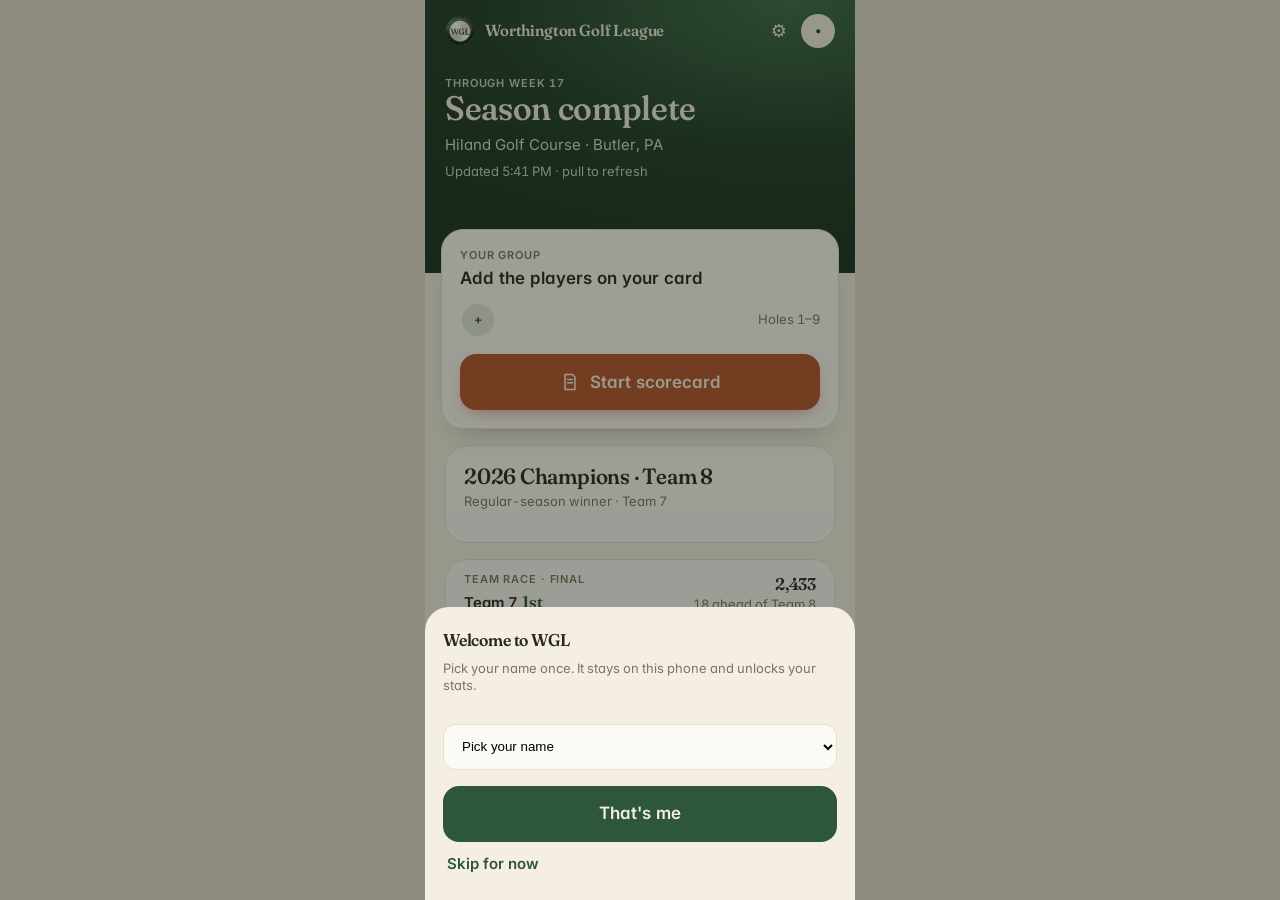
<file: v2/index.html>
<!DOCTYPE html>
<html lang="en">
<head>
<meta charset="UTF-8">
<meta name="viewport" content="width=device-width, initial-scale=1, viewport-fit=cover">
<meta name="theme-color" content="#1E3B28">
<meta name="apple-mobile-web-app-capable" content="yes">
<meta name="apple-mobile-web-app-title" content="WGL">
<meta name="description" content="Worthington Golf League — scorecards, standings, results, and the Monday schedule.">
<title>Worthington Golf League</title>
<link rel="manifest" href="./manifest.json">
<link rel="icon" href="./assets/icon-192.png">
<link rel="apple-touch-icon" href="./assets/apple-touch-icon.png">
<link rel="preconnect" href="https://fonts.googleapis.com">
<link rel="preconnect" href="https://fonts.gstatic.com" crossorigin>
<link href="https://fonts.googleapis.com/css2?family=Fraunces:opsz,wght@9..144,560;9..144,600&family=Inter:wght@500;600;700&display=swap" rel="stylesheet">
<link rel="stylesheet" href="./css/app.css">
</head>
<body>
<div class="app">
  <main id="screen" class="screen"></main>
</div>
<div id="overlay"></div>
<script type="module" src="./js/app.js"></script>
</body>
</html>
</file>
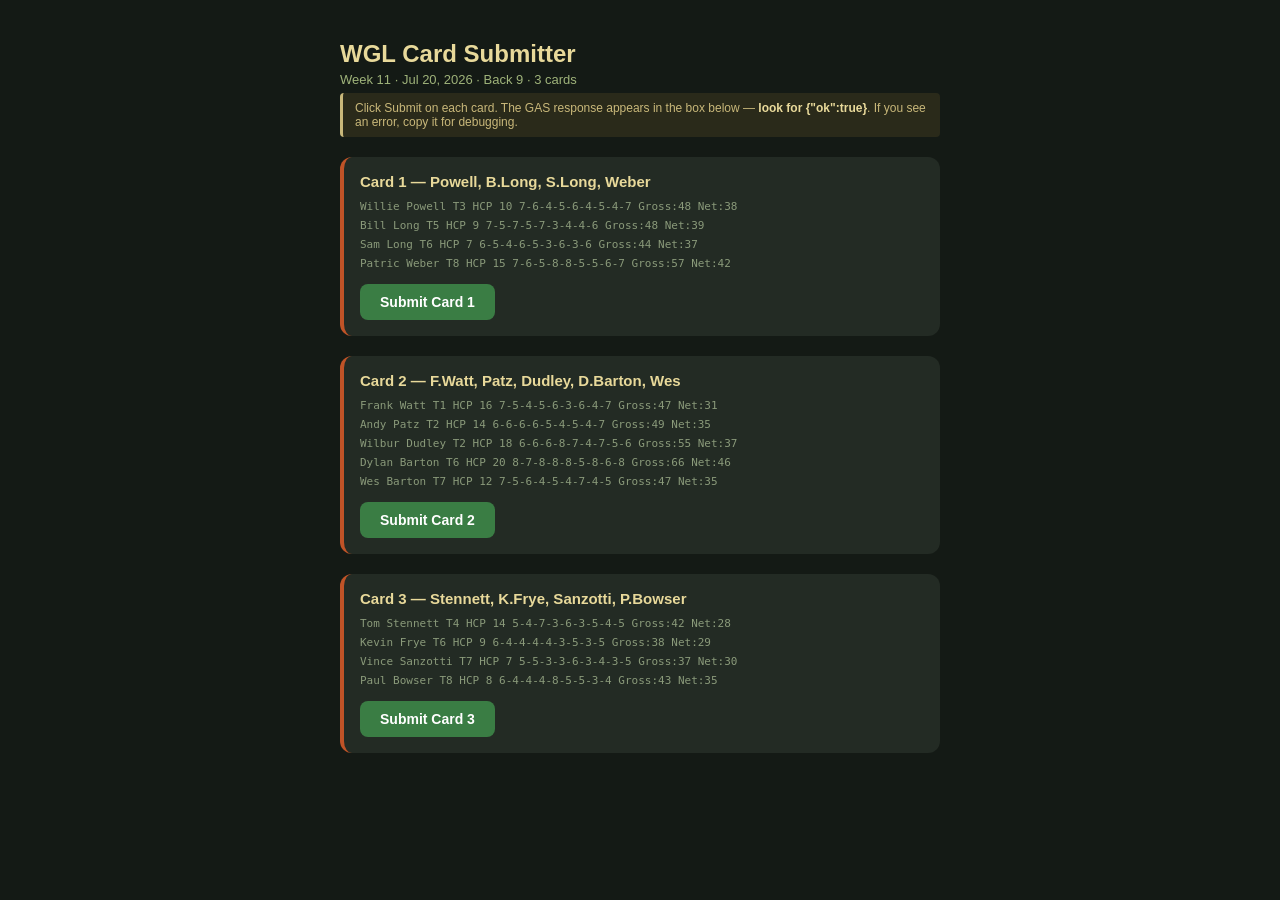
<file: submit-cards.html>
<!DOCTYPE html>
<html>
<head>
<meta charset="UTF-8">
<meta name="viewport" content="width=device-width, initial-scale=1">
<title>WGL Card Submitter — Week 11</title>
<style>
* { box-sizing: border-box; }
body { font-family: -apple-system, sans-serif; background: #141a15; color: #e8e2cf; padding: 20px; max-width: 640px; margin: 0 auto; }
h2 { color: #e8d99a; margin-bottom: 4px; }
.sub { color: #9fb37a; font-size: 13px; margin-bottom: 6px; }
.note { color: #c9b87a; font-size: 12px; background: #2a2a1a; border-left: 3px solid #c9b87a; padding: 8px 12px; border-radius: 4px; margin-bottom: 20px; }
.card { background: #232b24; border-radius: 12px; padding: 16px; margin-bottom: 20px; border-left: 4px solid #bf5327; }
.card h3 { margin: 0 0 10px; font-size: 15px; color: #e8d99a; }
.player { font-size: 12px; color: #9aa284; margin: 2px 0; }
.submit-btn { display: inline-block; margin-top: 12px; padding: 10px 20px; background: #3a7d44; color: white; border: none; border-radius: 8px; font-size: 14px; font-weight: 600; cursor: pointer; }
.submit-btn:disabled { background: #555; color: #888; cursor: not-allowed; }
.resp-label { font-size: 11px; color: #7a8a6a; margin-top: 10px; margin-bottom: 4px; }
iframe.resp { width: 100%; height: 80px; background: #1a2a1a; border: 1px solid #3a4a3a; border-radius: 6px; display: none; }
iframe.resp.visible { display: block; }
.scores { font-size: 11px; color: #8a9a7a; margin-top: 6px; font-family: monospace; }
</style>
</head>
<body>
<h2>WGL Card Submitter</h2>
<div class="sub">Week 11 · Jul 20, 2026 · Back 9 · 3 cards</div>
<div class="note">Click Submit on each card. The GAS response appears in the box below — <strong style="color:#e8d99a">look for {"ok":true}</strong>. If you see an error, copy it for debugging.</div>

<div id="cards"></div>

<script>
const SCRIPT_URL = 'https://script.google.com/macros/s/AKfycbx4vADa-QnAHP7QeHz6mN7lxA1Q24Ny7Z0GiDzFFg7nMqY35Uh54kS2C61JUYU87pj23g/exec';

const CARDS = [
  {
    id: 1,
    label: 'Card 1 — Powell, B.Long, S.Long, Weber',
    players: [
      { name:'Willie Powell',  team:3, hcp:10, scores:[7,6,4,5,6,4,5,4,7] },
      { name:'Bill Long',      team:5, hcp:9,  scores:[7,5,7,5,7,3,4,4,6] },
      { name:'Sam Long',       team:6, hcp:7,  scores:[6,5,4,6,5,3,6,3,6] },
      { name:'Patric Weber',   team:8, hcp:15, scores:[7,6,5,8,8,5,5,6,7] },
    ]
  },
  {
    id: 2,
    label: 'Card 2 — F.Watt, Patz, Dudley, D.Barton, Wes',
    players: [
      { name:'Frank Watt',    team:1, hcp:16, scores:[7,5,4,5,6,3,6,4,7] },
      { name:'Andy Patz',     team:2, hcp:14, scores:[6,6,6,6,5,4,5,4,7] },
      { name:'Wilbur Dudley', team:2, hcp:18, scores:[6,6,6,8,7,4,7,5,6] },
      { name:'Dylan Barton',  team:6, hcp:20, scores:[8,7,8,8,8,5,8,6,8] },
      { name:'Wes Barton',    team:7, hcp:12, scores:[7,5,6,4,5,4,7,4,5] },
    ]
  },
  {
    id: 3,
    label: 'Card 3 — Stennett, K.Frye, Sanzotti, P.Bowser',
    players: [
      { name:'Tom Stennett',   team:4, hcp:14, scores:[5,4,7,3,6,3,5,4,5] },
      { name:'Kevin Frye',     team:6, hcp:9,  scores:[6,4,4,4,4,3,5,3,5] },
      { name:'Vince Sanzotti', team:7, hcp:7,  scores:[5,5,3,3,6,3,4,3,5] },
      { name:'Paul Bowser',    team:8, hcp:8,  scores:[6,4,4,4,8,5,5,3,4] },
    ]
  }
];

const holes = [10,11,12,13,14,15,16,17,18];

function buildPayload(card) {
  const entries = card.players.map(p => {
    const gross = p.scores.reduce((a,b)=>a+b,0);
    const net   = gross - p.hcp;
    const sc = {};
    holes.forEach((h,i) => sc[h] = p.scores[i]);
    return { name:p.name, team:p.team, hcp:p.hcp, purpose:'league_night', targetWeek:null, side:'back', gross, net, scores:sc };
  });
  return { week:11, date:'Jul 20, 2026', cardType:'league_night', segments:[{ side:'back', entries }] };
}

function makePlayerLine(p) {
  const gross = p.scores.reduce((a,b)=>a+b,0);
  const net   = gross - p.hcp;
  return `${p.name}  T${p.team}  HCP ${p.hcp}  ${p.scores.join('-')}  Gross:${gross}  Net:${net}`;
}

const container = document.getElementById('cards');

CARDS.forEach(card => {
  const payload = buildPayload(card);
  const dataJson = JSON.stringify(payload);
  const iframeId = 'resp' + card.id;
  const formId   = 'form' + card.id;
  const btnId    = 'btn'  + card.id;

  const div = document.createElement('div');
  div.className = 'card';
  div.innerHTML = `
    <h3>${card.label}</h3>
    ${card.players.map(p => `<div class="player scores">${makePlayerLine(p)}</div>`).join('')}
    <form id="${formId}" method="POST" action="${SCRIPT_URL}" target="${iframeId}" style="margin:0">
      <input type="hidden" name="data" value='${dataJson.replace(/'/g,"&#39;")}'>
      <button type="submit" class="submit-btn" id="${btnId}">Submit Card ${card.id}</button>
    </form>
    <div class="resp-label" id="lbl${card.id}" style="display:none">GAS response:</div>
    <iframe name="${iframeId}" id="${iframeId}" class="resp"></iframe>
  `;
  container.appendChild(div);

  // Show iframe + label when form is submitted
  const form = div.querySelector(`#${formId}`);
  form.addEventListener('submit', () => {
    document.getElementById(iframeId).classList.add('visible');
    document.getElementById('lbl' + card.id).style.display = 'block';
    document.getElementById(btnId).disabled = true;
    document.getElementById(btnId).textContent = '⏳ Sent — check response below';
  });
});
</script>
</body>
</html>
</file>
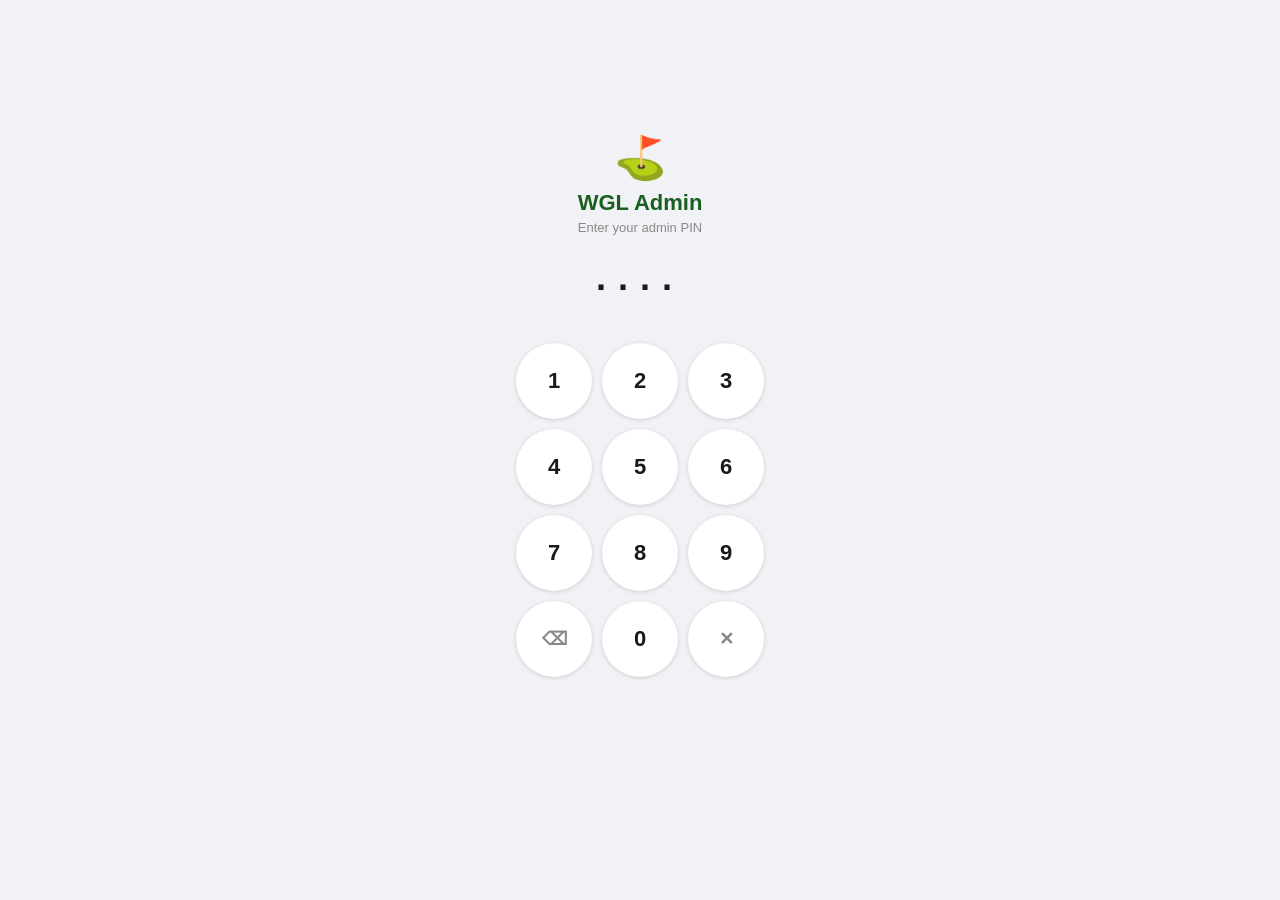
<file: wgl-admin.html>
<!DOCTYPE html>
<html lang="en">
<head>
<meta charset="UTF-8">
<meta name="viewport" content="width=device-width, initial-scale=1.0, maximum-scale=1.0, user-scalable=no, viewport-fit=cover">
<meta name="apple-mobile-web-app-capable" content="yes">
<title>WGL Admin</title>
<style>
* { box-sizing:border-box; margin:0; padding:0; }
body { font-family:-apple-system,BlinkMacSystemFont,'Segoe UI',sans-serif; background:var(--bg,#f0f2f5); color:var(--text,#1a1a1a); min-height:100vh; }
body.font-rounded { font-family:ui-rounded,'SF Pro Rounded',-apple-system,BlinkMacSystemFont,sans-serif; }
body.font-serif { font-family:ui-serif,'New York',Georgia,serif; }
body.text-lg .tab-content { zoom:1.12; }
body.text-xl .tab-content { zoom:1.25; }

html,body{touch-action:manipulation}
button,input,select{touch-action:manipulation}
/* PIN */
#pin-screen { display:flex; flex-direction:column; align-items:center; justify-content:center; min-height:90vh; padding:24px; }
.pin-logo { font-size:42px; margin-bottom:8px; }
.pin-title { font-size:22px; font-weight:700; color:var(--tint,#1b5e20); margin-bottom:4px; }
.pin-sub { font-size:13px; color:#888; margin-bottom:32px; }
.pin-display { font-size:36px; font-weight:800; letter-spacing:12px; min-height:52px; margin-bottom:24px; text-align:center; }
.pin-grid { display:grid; grid-template-columns:repeat(3,76px); gap:10px; justify-content:center; }
.pin-btn { width:76px; height:76px; border-radius:50%; border:none; background:var(--card,white); color:var(--text,#1a1a1a); font-size:22px; font-weight:600; cursor:pointer; box-shadow:0 1px 4px rgba(0,0,0,.15); -webkit-tap-highlight-color:transparent; }
.pin-btn:active { background:#f0f0f0; transform:scale(.9); }
.pin-btn.del { font-size:18px; color:#888; }
.pin-error { color:#c62828; font-size:13px; margin-top:12px; display:none; }

/* App */
#app { display:none; }
.app-header { background:var(--hdr,#1b5e20); padding-top:calc(env(safe-area-inset-top) + 12px) !important; color:white; padding:12px 14px 0; position:sticky; top:0; z-index:50; }
.header-row { display:flex; justify-content:space-between; align-items:center; margin-bottom:10px; }
.header-row h1 { font-size:16px; font-weight:700; }
.lock-btn { background:rgba(255,255,255,.2); border:none; color:white; border-radius:8px; padding:5px 11px; font-size:12px; font-weight:600; cursor:pointer; }

/* Bottom tab bar */
.tabs { position:fixed; bottom:0; left:0; right:0; z-index:150; display:flex; background:var(--tabbar-bg,rgba(255,255,255,.88)); -webkit-backdrop-filter:blur(20px) saturate(180%); backdrop-filter:blur(20px) saturate(180%); border-top:.5px solid var(--line,rgba(0,0,0,.12)); padding-bottom:env(safe-area-inset-bottom); }
.tab { flex:1; min-width:0; display:flex; flex-direction:column; align-items:center; gap:2px; padding:7px 1px 6px; font-size:9px; font-weight:600; color:var(--tabbar-inactive,#8e8e93); cursor:pointer; white-space:nowrap; -webkit-tap-highlight-color:transparent; }
.tab .ticon { font-size:22px; line-height:1; opacity:.85; padding:2px 11px; border-radius:12px; transition:transform .15s ease, background .15s ease; }
.tab.active { color:var(--tint,#2e7d32); }
.tab.active .ticon { opacity:1; transform:scale(1.08); background:var(--tint-soft,rgba(46,125,50,.14)); }
.tab:active .ticon { transform:scale(.88); }
.tab-content { display:none; padding:12px 12px calc(80px + env(safe-area-inset-bottom)); max-width:720px; margin:0 auto; }
/* More menu */
.more-row { display:flex; align-items:center; gap:12px; padding:14px 16px; border-bottom:1px solid var(--line-soft,#f0f0f0); font-size:15px; font-weight:600; cursor:pointer; -webkit-tap-highlight-color:transparent; }
.more-row:last-child { border-bottom:none; }
.more-row:active { background:var(--line-soft,#f5f5f5); }
.more-row .mchev { margin-left:auto; opacity:.35; font-size:14px; }
/* Segmented control */
.seg { display:flex; background:rgba(120,120,128,.16); border-radius:9px; padding:2px; margin-bottom:14px; }
.seg button { flex:1; border:none; background:none; padding:7px 2px; border-radius:7px; font-size:12px; font-weight:600; color:inherit; opacity:.65; cursor:pointer; -webkit-tap-highlight-color:transparent; }
.seg button.on { background:var(--card,white); box-shadow:0 1px 3px rgba(0,0,0,.18); color:var(--tint,#2e7d32); opacity:1; }
.tab-content.active { display:block; }

/* Cards */
.card { background:var(--card,white); border-radius:12px; box-shadow:0 1px 4px rgba(0,0,0,.1); margin-bottom:12px; overflow:hidden; }
.card-hdr { padding:11px 14px; font-weight:600; font-size:13px; border-bottom:1px solid var(--line-soft,#f0f0f0); background:var(--card-hdr,#fafafa); display:flex; justify-content:space-between; align-items:center; }
.card-body { padding:14px; }
.section-lbl { font-size:11px; font-weight:700; text-transform:uppercase; letter-spacing:.08em; color:#888; margin:14px 0 7px; }

/* Form */
.field { margin-bottom:12px; }
.field label { display:block; font-size:11px; font-weight:700; text-transform:uppercase; letter-spacing:.06em; color:#888; margin-bottom:4px; }
.field input, .field select, .field textarea { width:100%; padding:9px 11px; border:1.5px solid var(--line,#ddd); border-radius:8px; font-size:14px; font-family:inherit; background:var(--input,white); color:var(--text,#1a1a1a); -webkit-appearance:none; }
.field textarea { min-height:72px; resize:vertical; }
.field input:focus, .field select:focus, .field textarea:focus { border-color:var(--tint,#2e7d32); outline:none; }
.row2 { display:flex; gap:8px; }
.row2 .field { flex:1; }

/* Table */
table { width:100%; border-collapse:collapse; font-size:13px; }
thead th { background:var(--th,#f5f5f5); padding:7px 8px; text-align:center; font-size:11px; font-weight:700; color:var(--muted,#555); border-bottom:2px solid var(--line-soft,#eee); white-space:nowrap; }
thead th.lft { text-align:left; }
tbody td { padding:7px 8px; border-bottom:1px solid var(--line-soft,#f5f5f5); text-align:center; font-variant-numeric:tabular-nums; }
tbody td.lft { text-align:left; }
tbody tr:last-child td { border-bottom:none; }
.team-hdr td { background:var(--hdr,#1b5e20); color:white; font-size:11px; font-weight:700; text-transform:uppercase; padding:5px 8px; }

/* Checkbox */
.chk { width:20px; height:20px; cursor:pointer; accent-color:var(--tint,#2e7d32); }

/* Buttons */
.btn { padding:10px 16px; border:none; border-radius:10px; font-size:13px; font-weight:600; cursor:pointer; -webkit-tap-highlight-color:transparent; transition:opacity .15s; }
.btn:active { opacity:.8; }
.btn-green { background:var(--tint-btn,#2e7d32); color:var(--tint-btn-text,white); }
.btn-blue { background:#1565c0; color:white; }
.btn-red { background:#c62828; color:white; }
.btn-gray { background:#eee; color:#555; }
.btn-orange { background:#e65100; color:white; }
.btn-block { width:100%; display:block; margin-bottom:10px; }

/* Count badge */
.badge { display:inline-block; background:#e8f5e9; color:#2e7d32; border-radius:20px; font-size:11px; font-weight:700; padding:2px 9px; margin-left:5px; }

/* Toggle */
.toggle { position:relative; width:44px; height:26px; flex-shrink:0; }
.toggle input { opacity:0; width:0; height:0; }
.toggle-track { position:absolute; inset:0; background:#ccc; border-radius:26px; cursor:pointer; transition:.2s; }
.toggle input:checked + .toggle-track { background:#2e7d32; }
.toggle-track:before { content:''; position:absolute; height:20px; width:20px; left:3px; bottom:3px; background:white; border-radius:50%; transition:.2s; }
.toggle input:checked + .toggle-track:before { transform:translateX(18px); }

/* Announcement editor */
.ann-card { border:1.5px solid var(--line-soft,#eee); border-radius:10px; padding:12px; margin-bottom:10px; }
.ann-hdr { display:flex; justify-content:space-between; align-items:center; margin-bottom:10px; }
.ann-del { background:none; border:none; color:#ccc; font-size:20px; cursor:pointer; }
.ann-del:active { color:#c62828; }

/* Player list */
.player-row { display:flex; align-items:center; gap:8px; padding:9px 0; border-bottom:1px solid var(--line-soft,#f5f5f5); }
.player-row:last-child { border-bottom:none; }
.player-name { font-weight:600; font-size:14px; min-width:120px; }
.player-meta { font-size:11px; color:#888; }
.phone-input { flex:1; padding:6px 9px; border:1.5px solid var(--line,#ddd); border-radius:7px; font-size:13px; min-width:0; background:var(--input,white); color:var(--text,#1a1a1a); }
.phone-input:focus { border-color:#2e7d32; outline:none; }
.rm-btn { background:none; border:none; color:#ddd; font-size:20px; cursor:pointer; flex-shrink:0; -webkit-tap-highlight-color:transparent; }
.rm-btn:active { color:#c62828; }

/* Add player form */
.add-player-form { background:var(--th,#f8f8f8); border-radius:10px; padding:14px; margin-top:10px; }

/* Publish panel */
.publish-status { display:flex; align-items:center; gap:10px; padding:12px; background:var(--th,#f5f5f5); border-radius:10px; font-size:13px; }
.status-dot { width:10px; height:10px; border-radius:50%; flex-shrink:0; }
.status-dot.green { background:#43a047; }
.status-dot.yellow { background:#ffa000; }
.status-dot.red { background:#c62828; }

/* Export box */
.export-box { background:#1a1a1a; color:#4caf50; border-radius:8px; padding:12px; font-family:monospace; font-size:11px; line-height:1.6; max-height:240px; overflow-y:auto; margin-bottom:8px; white-space:pre-wrap; word-break:break-all; }

/* Payout row */
.payout-row { display:flex; justify-content:space-between; align-items:center; padding:9px 0; border-bottom:1px solid var(--line-soft,#f5f5f5); font-size:14px; }
.payout-row:last-child { border-bottom:none; }
.rollover-opts { display:flex; gap:6px; flex-wrap:wrap; }
.ro-btn { padding:4px 11px; border:1.5px solid var(--line,#ddd); border-radius:20px; font-size:12px; font-weight:600; cursor:pointer; background:var(--input,white); color:var(--muted,#555); -webkit-tap-highlight-color:transparent; }
.ro-btn.active { background:var(--tint-btn,#2e7d32); color:var(--tint-btn-text,white); border-color:var(--tint-btn,#2e7d32); }

/* ── Theme palettes (shared prefs with the league app) ── */
body.theme-light-gold{--bg:#faf8f0;--card:#fff;--card-hdr:#fdfaf2;--input:#fff;--text:#1a1200;--muted:#6b6046;--line:#ddd2b8;--line-soft:#f0e9d8;--th:#f5efdf;--hdr:#2d1c00;--tint:#b8860b;--tint-soft:rgba(184,134,11,.14);--tint-btn:#b8860b;--tint-btn-text:#fff;--tabbar-bg:rgba(255,253,245,.9);--tabbar-inactive:#a89c78}
body.theme-light-slate{--bg:#f0f4f8;--card:#fff;--card-hdr:#f7fafc;--input:#fff;--text:#1e293b;--muted:#64748b;--line:#cbd5e1;--line-soft:#e8eef4;--th:#eef3f8;--hdr:#0f2744;--tint:#0284c7;--tint-soft:rgba(2,132,199,.12);--tint-btn:#0284c7;--tint-btn-text:#fff;--tabbar-bg:rgba(240,244,248,.9);--tabbar-inactive:#94a3b8}
body.theme-dark-turf{--bg:#071507;--card:#0f2d0f;--card-hdr:#123512;--input:#1a4a1a;--text:#e8f5e8;--muted:#6abf69;--line:#2d6a2d;--line-soft:#1a4a1a;--th:#1a4a1a;--hdr:#071507;--tint:#4ade80;--tint-soft:rgba(74,222,128,.18);--tint-btn:#166534;--tint-btn-text:#4ade80;--tabbar-bg:rgba(7,21,7,.88);--tabbar-inactive:#4a7a4a}
body.theme-dark-gold{--bg:#0d1117;--card:#161b22;--card-hdr:#1b212a;--input:#21262d;--text:#e6edf3;--muted:#8b949e;--line:#30363d;--line-soft:#21262d;--th:#21262d;--hdr:#161b22;--tint:#c9a84c;--tint-soft:rgba(201,168,76,.18);--tint-btn:#c9a84c;--tint-btn-text:#0d1117;--tabbar-bg:rgba(13,17,23,.88);--tabbar-inactive:#6e7681}
body.theme-dark-slate{--bg:#10141c;--card:#1e293b;--card-hdr:#233044;--input:#334155;--text:#f1f5f9;--muted:#94a3b8;--line:#475569;--line-soft:#334155;--th:#334155;--hdr:#0f2744;--tint:#38bdf8;--tint-soft:rgba(56,189,248,.18);--tint-btn:#0284c7;--tint-btn-text:#fff;--tabbar-bg:rgba(16,20,28,.88);--tabbar-inactive:#64748b}
</style>
</head>
<body>

<!-- PIN -->
<div id="pin-screen">
  <div class="pin-logo">⛳</div>
  <div class="pin-title">WGL Admin</div>
  <div class="pin-sub">Enter your admin PIN</div>
  <div class="pin-display" id="pin-disp">····</div>
  <div class="pin-grid">
    <button class="pin-btn" onclick="pk(1)">1</button>
    <button class="pin-btn" onclick="pk(2)">2</button>
    <button class="pin-btn" onclick="pk(3)">3</button>
    <button class="pin-btn" onclick="pk(4)">4</button>
    <button class="pin-btn" onclick="pk(5)">5</button>
    <button class="pin-btn" onclick="pk(6)">6</button>
    <button class="pin-btn" onclick="pk(7)">7</button>
    <button class="pin-btn" onclick="pk(8)">8</button>
    <button class="pin-btn" onclick="pk(9)">9</button>
    <button class="pin-btn del" onclick="pd()">⌫</button>
    <button class="pin-btn" onclick="pk(0)">0</button>
    <button class="pin-btn del" onclick="pc()">✕</button>
  </div>
  <div class="pin-error" id="pin-err">Incorrect PIN — try again</div>
</div>

<!-- App -->
<div id="app">
  <div class="app-header">
    <div class="header-row">
      <h1>⛳ WGL Admin · 2026</h1>
      <div style="display:flex;gap:8px">
        <button class="lock-btn" onclick="location.href='index.html'">📱 App</button>
        <button class="lock-btn" onclick="lockApp()">🔒 Lock</button>
      </div>
    </div>
    <div id="live-seed-status" style="font-size:11px;color:#aaa;padding:2px 0 4px;min-height:16px;text-align:right"></div>
  </div>

  <!-- Bottom tab bar -->
  <div class="tabs">
    <div class="tab active" data-tab="dues" onclick="showTab('dues',this)"><span class="ticon">💵</span>Dues</div>
    <div class="tab" data-tab="winners" onclick="showTab('winners',this)"><span class="ticon">🏅</span>Winners</div>
    <div class="tab" data-tab="announcements" onclick="showTab('announcements',this)"><span class="ticon">📣</span>News</div>
    <div class="tab" data-tab="publish" onclick="showTab('publish',this)"><span class="ticon">📤</span>Publish</div>
    <div class="tab" data-tab="more" onclick="showTab('more',this)"><span class="ticon">⚙️</span>More</div>
  </div>

  <!-- MORE menu -->
  <div id="more" class="tab-content">
    <div class="card" style="margin-top:12px">
      <div class="more-row" onclick="showTab('players')">👥 <span>Players &amp; Roster</span><span class="mchev">›</span></div>
      <div class="more-row" onclick="showTab('calendar')">📅 <span>Calendar &amp; Schedule</span><span class="mchev">›</span></div>
      <div class="more-row" onclick="showTab('outing')">🏆 <span>Outings</span><span class="mchev">›</span></div>
      <div class="more-row" onclick="showTab('payouts')">💰 <span>Payouts</span><span class="mchev">›</span></div>
      <div class="more-row" onclick="showTab('settings')">⚙️ <span>League Settings</span><span class="mchev">›</span></div>
      <div class="more-row" onclick="showTab('season')">🔄 <span>Season Archive &amp; Reset</span><span class="mchev">›</span></div>
    </div>
    <div class="section-lbl">Appearance</div>
    <div class="card"><div class="card-body">
      <div class="seg">
        <button id="sp-mode-light" onclick="setPref('mode','light')">☀️ Light</button>
        <button id="sp-mode-dark" onclick="setPref('mode','dark')">🌙 Dark</button>
        <button id="sp-mode-auto" onclick="setPref('mode','auto')">Auto</button>
      </div>
      <div class="seg">
        <button id="sp-color-turf" onclick="setPref('color','turf')">🌿 Turf</button>
        <button id="sp-color-gold" onclick="setPref('color','gold')">✨ Gold</button>
        <button id="sp-color-slate" onclick="setPref('color','slate')">🌊 Slate</button>
        <button id="sp-color-earth" onclick="setPref('color','earth')">🌍 Earth</button>
      </div>
      <div class="seg" style="margin-bottom:0">
        <button id="sp-font-classic" onclick="setPref('font','classic')">Classic</button>
        <button id="sp-font-rounded" onclick="setPref('font','rounded')" style="font-family:ui-rounded,-apple-system,sans-serif">Rounded</button>
        <button id="sp-font-serif" onclick="setPref('font','serif')" style="font-family:ui-serif,Georgia,serif">Serif</button>
      </div>
      <div class="seg" style="margin:14px 0 0">
        <button id="sp-size-md" onclick="setPref('size','md')" style="font-size:12px">A</button>
        <button id="sp-size-lg" onclick="setPref('size','lg')" style="font-size:14px">A</button>
        <button id="sp-size-xl" onclick="setPref('size','xl')" style="font-size:16px">A</button>
      </div>
      <div style="font-size:11px;color:var(--muted,#999);margin-top:10px">Shared with the league app — set it once, applies to both.</div>
    </div></div>
  </div>

  <!-- ── DUES & BUY-INS ─────────────────────────── -->
  <div id="dues" class="tab-content active">
    <div class="card" style="margin-top:12px">
      <div class="card-hdr">Summary</div>
      <div class="card-body" style="display:flex;gap:14px;flex-wrap:wrap;font-size:13px">
        <span>💵 Dues: <span class="badge" id="cnt-dues">0</span></span>
        <span>💰 Skins: <span class="badge" id="cnt-skins">0</span></span>
        <span>🏅 Low Net: <span class="badge" id="cnt-ln">0</span></span>
      </div>
    </div>
    <div class="card">
      <div class="card-hdr">
        Player Tracker
        <span style="font-size:11px;color:#888">Tap to toggle</span>
      </div>
      <div style="overflow-x:auto">
        <table>
          <thead>
            <tr>
              <th class="lft">Player</th>
              <th>T</th>
              <th>Dues</th>
              <th style="color:#e65100">💰 Skins</th>
              <th style="color:#2e7d32">🏅 Low Net</th>
            </tr>
          </thead>
          <tbody id="dues-tbody"></tbody>
        </table>
      </div>
    </div>
  </div>

  <!-- ── PLAYERS ─────────────────────────────────── -->
  <div id="players" class="tab-content">
    <div style="margin-top:12px"></div>

    <!-- Quick search -->
    <div class="card">
      <div class="card-hdr">
        Player Roster <span class="badge" id="player-count">57</span>
        <button class="btn btn-green" style="font-size:11px;padding:6px 12px" onclick="toggleAddForm()">+ Add Player</button>
      </div>
      <!-- Add form (hidden by default) -->
      <div id="add-player-form" class="add-player-form" style="display:none;margin:0 12px 12px">
        <div style="font-size:13px;font-weight:700;margin-bottom:10px">New Player</div>
        <div class="row2">
          <div class="field"><label>First Name</label><input type="text" id="new-first" placeholder="First"></div>
          <div class="field"><label>Last Name</label><input type="text" id="new-last" placeholder="Last"></div>
        </div>
        <div class="row2">
          <div class="field">
            <label>Team</label>
            <select id="new-team">
              <option value="1">Team 1</option><option value="2">Team 2</option>
              <option value="3">Team 3</option><option value="4">Team 4</option>
              <option value="5">Team 5</option><option value="6">Team 6</option>
              <option value="7">Team 7</option><option value="8">Team 8</option>
            </select>
          </div>
          <div class="field"><label>Handicap</label><input type="number" id="new-hcp" placeholder="0" min="0" max="40"></div>
        </div>
        <div class="field"><label>Phone (optional)</label><input type="tel" id="new-phone" placeholder="724-555-0000"></div>
        <div id="add-player-msg" style="display:none;font-size:13px;padding:6px 10px;border-radius:7px;margin-bottom:8px"></div>
        <div style="display:flex;gap:8px">
          <button class="btn btn-green" style="flex:1" onclick="addPlayer()">Add Player</button>
          <button class="btn btn-gray" onclick="toggleAddForm()">Cancel</button>
        </div>
      </div>
    </div>

    <!-- Roster sync note -->
    <div style="background:#fff8e1;border:1px solid #ffe082;border-radius:10px;padding:10px 14px;margin-bottom:10px;font-size:12px;color:#5d4037">
      <strong>⚠️ Also update the Roster sheet in Google Sheets</strong> — the scoring engine rebuilds player data from that sheet on every publish. Changes made here push to the app immediately, but won't survive an engine publish unless the sheet matches.
    </div>

    <!-- Player list by team -->
    <div class="card">
      <div style="padding:8px 12px;border-bottom:1px solid #f0f0f0;display:flex;align-items:center;gap:8px">
        <input type="text" id="player-search" placeholder="Search players…" oninput="filterPlayers(this.value)"
          style="flex:1;padding:8px 11px;border:1.5px solid #ddd;border-radius:8px;font-size:14px">
      </div>
      <div id="player-list" style="max-height:500px;overflow-y:auto"></div>
    </div>

  </div>

  <!-- ── SETTINGS ────────────────────────────────── -->
  <div id="settings" class="tab-content">
    <div style="margin-top:12px"></div>
    <div class="section-lbl">Scoring</div>
    <div class="card"><div class="card-body">
      <div style="display:flex;justify-content:space-between;align-items:center;gap:12px">
        <div style="flex:1">
          <div style="font-weight:600;font-size:13px">Auto-Compute Handicaps</div>
          <div style="font-size:12px;color:#888;margin-top:3px;line-height:1.4">When ON, GAS recalculates handicaps each week from score history (±2 per week, cap 20). When OFF, update the Roster sheet manually.</div>
          <div id="hcp-toggle-status" style="font-size:11px;color:#888;margin-top:4px"></div>
        </div>
        <label class="toggle">
          <input type="checkbox" id="s-compute-hcp" onchange="toggleComputeHcp(this.checked)">
          <span class="toggle-track"></span>
        </label>
      </div>
    </div></div>

    <div class="section-lbl">Financial</div>
    <div class="card"><div class="card-body">
      <div class="row2">
        <div class="field"><label>Weekly Greens Fee</label><input type="text" id="s-greens" placeholder="e.g. $12" oninput="saveS()"></div>
        <div class="field"><label>Season Dues</label><input type="text" id="s-dues" placeholder="e.g. $50" oninput="saveS()"></div>
      </div>
      <div class="row2">
        <div class="field"><label>Outing Fee</label><input type="text" id="s-outing-fee" placeholder="e.g. $75" oninput="saveS()"></div>
        <div class="field"><label>Skins Buy-in</label><input type="text" id="s-skins" placeholder="e.g. $20" oninput="saveS()"></div>
      </div>
      <div class="row2">
        <div class="field"><label>Low Net Buy-in</label><input type="text" id="s-lownet" placeholder="e.g. $20" oninput="saveS()"></div>
        <div class="field"><label>End-of-Season Pot</label><input type="text" id="s-pot" placeholder="e.g. $600" oninput="saveS()"></div>
      </div>
    </div></div>

    <div class="section-lbl">App Settings</div>
    <div class="card"><div class="card-body">
      <div class="field"><label>Current Week</label><input type="number" id="s-week" placeholder="11" oninput="saveS()"></div>
      <div class="field"><label>App Subtitle</label><input type="text" id="s-subtitle" oninput="saveS()"></div>
    </div></div>

    <div class="section-lbl">GitHub Sync</div>
    <div class="card"><div class="card-body">
      <div class="field">
        <label>GitHub Token (stored on this device only)</label>
        <input type="password" id="s-token" placeholder="ghp_xxxxxxxxxxxx" oninput="saveToken()">
      </div>
      <div style="font-size:12px;color:#888;line-height:1.5">
        Enter the repo token from <code>.wgl_config</code>. Stored in your browser — never sent anywhere except GitHub. Each admin enters their own token once.
      </div>
    </div></div>

    <div class="section-lbl">Push Notifications (OneSignal)</div>
    <div class="card"><div class="card-body">
      <div class="field">
        <label>OneSignal App ID</label>
        <input type="text" id="s-os-appid" placeholder="xxxxxxxx-xxxx-xxxx-xxxx-xxxxxxxxxxxx" oninput="saveOSSettings()">
      </div>
      <div class="field">
        <label>OneSignal REST API Key (stored on this device only)</label>
        <input type="password" id="s-os-apikey" placeholder="REST API Key from OneSignal dashboard" oninput="saveOSSettings()">
      </div>
      <div id="os-status" style="font-size:12px;line-height:1.5;margin-top:4px;color:#888">
        Not configured — push notifications disabled.
      </div>
      <div style="font-size:12px;color:#999;line-height:1.6;margin-top:8px;border-top:1px solid #f0f0f0;padding-top:8px">
        Sign up free at <strong>onesignal.com</strong> → New App → Web Push → enter your GitHub Pages URL. Paste your App ID and REST API Key here. When you publish, push notifications fire automatically to all subscribed members.
      </div>
    </div></div>

    <div class="section-lbl">Security</div>
    <div class="card"><div class="card-body">
      <div style="font-size:13px;color:#555;line-height:1.5">Each admin has their own PIN, so published changes are tracked by name (see 🕘 Recent Changes on the Publish tab). PINs live in the app code — see README-WGL-SYSTEM.md to add or change admins.</div>
      <div id="admin-who" style="font-size:12px;color:#999;margin-top:8px"></div>
    </div></div>
  </div>

  <!-- ── ANNOUNCEMENTS ──────────────────────────── -->
  <div id="announcements" class="tab-content">
    <div style="margin-top:12px"></div>
    <div class="card">
      <div class="card-hdr">
        Announcements
        <button class="btn btn-green" style="font-size:11px;padding:6px 12px" onclick="addAnn()">+ Add</button>
      </div>
      <div class="card-body" id="ann-list">
        <div style="color:#bbb;font-size:13px;text-align:center;padding:10px">No announcements yet.</div>
      </div>
    </div>
    <div style="font-size:12px;color:#888;padding:0 4px">Posts display newest-first in the league app. Tap Publish to push live.</div>
  </div>

  <!-- ── CALENDAR ───────────────────────────────── -->
  <div id="calendar" class="tab-content">
    <div style="margin-top:12px"></div>

    <!-- Schedule Generator -->
    <div class="card">
      <div class="card-hdr">📅 Season Schedule Generator</div>
      <div class="card-body">
        <div class="row2">
          <div class="field"><label>Season Start (first Monday)</label><input type="date" id="cal-start"></div>
          <div class="field"><label>Season End (last Monday)</label><input type="date" id="cal-end"></div>
        </div>
        <div class="row2">
          <div class="field"><label>Playoff Weeks</label>
            <select id="cal-playoffs" style="width:100%;padding:9px 10px;border:1.5px solid #ddd;border-radius:8px;font-size:14px;background:white">
              <option value="0">None (regular season only)</option>
              <option value="1">1 (Finals only)</option>
              <option value="2" selected>2 (Semis + Finals)</option>
              <option value="3">3</option>
            </select>
          </div>
          <div class="field"><label>Default Course</label><input type="text" id="cal-course" placeholder="Hiland GC · Butler PA"></div>
        </div>
        <div style="margin-bottom:12px">
          <div class="section-lbl" style="margin-top:0;margin-bottom:6px">Skip Dates (rainouts, holidays)</div>
          <div style="display:flex;gap:8px;margin-bottom:8px">
            <input type="date" id="cal-skip-input" style="flex:1;padding:9px 10px;border:1.5px solid #ddd;border-radius:8px;font-size:14px">
            <button class="btn btn-gray" onclick="addSkipDate()">+ Skip</button>
          </div>
          <div id="cal-skip-list" style="display:flex;flex-wrap:wrap;gap:6px;min-height:6px"></div>
        </div>
        <button class="btn btn-green" style="width:100%;padding:12px;font-size:15px" onclick="generateSchedule()">⚡ Generate Schedule</button>
        <button class="btn btn-gray" id="cal-import-btn" style="width:100%;padding:11px;font-size:14px;margin-top:8px" onclick="importEngineSchedule()">📥 Import Current Schedule</button>
        <div style="font-size:12px;color:#888;margin-top:8px;line-height:1.5">
          <strong>Import</strong> pulls the real week dates from the published data so the list below
          matches what members see right now — then delete or edit anything you don't want.
        </div>
      </div>
    </div>

    <!-- One-off event -->
    <div class="card">
      <div class="card-hdr">➕ Add One-Off Event <span style="font-size:11px;font-weight:400;color:#888">Meeting, Outing, Award Night…</span></div>
      <div class="card-body">
        <div class="row2">
          <div class="field"><label>Date</label><input type="date" id="cal-ev-date"></div>
          <div class="field"><label>Type</label>
            <select id="cal-ev-type" style="width:100%;padding:9px 10px;border:1.5px solid #ddd;border-radius:8px;font-size:14px;background:white">
              <option value="meeting">Meeting</option>
              <option value="outing">Outing</option>
              <option value="season">Season Event</option>
              <option value="playoff">Playoff</option>
            </select>
          </div>
        </div>
        <div class="row2">
          <div class="field"><label>Name</label><input type="text" id="cal-ev-name" placeholder="e.g. Draft Night"></div>
          <div class="field"><label>Subtitle</label><input type="text" id="cal-ev-sub" placeholder="e.g. 7 PM · Hiland GC"></div>
        </div>
        <button class="btn btn-green" style="width:100%;padding:10px" onclick="addCalEvent()">Add Event</button>
      </div>
    </div>

    <!-- Event list -->
    <div class="card">
      <div class="card-hdr">Calendar Events <span id="cal-ev-count" style="background:#e8f5e9;color:#2e7d32;border-radius:10px;font-size:11px;padding:2px 8px;font-weight:800;margin-left:6px">0</span></div>
      <div id="cal-ev-list" style="padding:0 14px"></div>
    </div>
    <div style="font-size:12px;color:#888;padding:0 4px;line-height:1.5">
      This list <strong>is</strong> the league app calendar once published — whatever is here is exactly what
      members see, and anything deleted here disappears from their Schedule tab. If the list is empty,
      the app falls back to generating weeks from the season schedule automatically.
      Tap Publish to push live.
    </div>
  </div>

  <!-- ── OUTING ──────────────────────────────────── -->
  <div id="outing" class="tab-content">
    <div style="margin-top:12px"></div>

    <!-- Sub-tabs for two outings -->
    <div style="display:flex;gap:8px;margin-bottom:14px">
      <button id="otab-mid-btn" onclick="switchOuting('mid')" style="flex:1;padding:10px;border:none;border-radius:10px;font-size:13px;font-weight:700;cursor:pointer;background:#2e7d32;color:white">🏌️ Mid-Season</button>
      <button id="otab-end-btn" onclick="switchOuting('end')" style="flex:1;padding:10px;border:none;border-radius:10px;font-size:13px;font-weight:700;cursor:pointer;background:#eee;color:#555">🏆 End of Season</button>
    </div>
    <!-- Publish reminder (shown briefly after Clear All) -->
    <div id="clear-publish-reminder" style="display:none;background:#fff3cd;border:1px solid #ffc107;border-radius:8px;padding:10px 14px;margin-bottom:10px;font-size:13px;color:#856404">
      ✅ Cleared locally — tap <strong>📤 Publish Changes Live</strong> to update the league app.
    </div>

    <!-- Mid-Season Outing -->
    <div id="otab-mid">
      <div style="display:flex;justify-content:space-between;align-items:center;margin:14px 0 7px">
        <div style="font-size:11px;font-weight:700;text-transform:uppercase;letter-spacing:.08em;color:#888">Mid-Season Outing Details</div>
        <button class="btn btn-red" style="font-size:11px;padding:5px 12px" onclick="clearOuting(1)">🗑 Clear All</button>
      </div>
      <div class="card"><div class="card-body">
        <div class="row2">
          <div class="field"><label>Date</label><input type="text" id="o1-date" oninput="saveO(1)"></div>
          <div class="field"><label>Tee Time</label><input type="text" id="o1-tee" oninput="saveO(1)"></div>
        </div>
        <div class="row2">
          <div class="field"><label>Course</label><input type="text" id="o1-course" oninput="saveO(1)"></div>
          <div class="field"><label>Format</label><input type="text" id="o1-format" oninput="saveO(1)"></div>
        </div>
        <div class="row2">
          <div class="field"><label>Cost</label><input type="text" id="o1-cost" oninput="saveO(1)"></div>
          <div class="field"><label>Holes</label><input type="text" id="o1-holes" oninput="saveO(1)"></div>
        </div>
        <div class="field"><label>Dinner Location</label><input type="text" id="o1-dinner" oninput="saveO(1)"></div>
      </div></div>
      <div class="section-lbl">Prizes</div>
      <div class="card"><div class="card-body">
        <div class="row2">
          <div class="field"><label>Low Gross</label><input type="text" id="o1-p1" oninput="saveO(1)"></div>
          <div class="field"><label>Low Net</label><input type="text" id="o1-p2" oninput="saveO(1)"></div>
        </div>
        <div class="row2">
          <div class="field"><label>Closest to Pin</label><input type="text" id="o1-p3" oninput="saveO(1)"></div>
          <div class="field"><label>Long Drive</label><input type="text" id="o1-p4" oninput="saveO(1)"></div>
        </div>
      </div></div>
      <div class="section-lbl">Sign-Up Sheet</div>
      <div class="card">
        <div class="card-hdr">Signed Up <span class="badge" id="o1-signup-count">0</span>
          <button class="btn btn-green" style="font-size:11px;padding:6px 12px" onclick="addSignup(1)">+ Add</button>
        </div>
        <div id="o1-signup-form" style="display:none;padding:8px 12px;border-bottom:1px solid #f0f0f0">
          <div style="display:flex;gap:8px;align-items:center">
            <input type="text" id="o1-signup-input" placeholder="Player name" style="flex:1;padding:9px 11px;border:1.5px solid #ddd;border-radius:8px;font-size:14px" onkeydown="if(event.key==='Enter')submitSignup(1)">
            <button onclick="submitSignup(1)" class="btn btn-green" style="padding:9px 14px;font-size:13px">Add</button>
            <button onclick="hideSignupForm(1)" style="background:none;border:none;color:#aaa;font-size:22px;cursor:pointer;line-height:1">×</button>
          </div>
        </div>
        <div id="o1-signup-list" style="padding:8px 12px"><div style="color:#bbb;font-size:13px;text-align:center;padding:8px">No sign-ups yet.</div></div>
      </div>
      <div class="section-lbl">Outing Teams</div>
      <div class="card">
        <div class="card-hdr">Teams <span class="badge" id="o1-teams-count">0</span>
          <button class="btn btn-green" style="font-size:11px;padding:6px 12px" onclick="addTeam(1)">+ Add Team</button>
        </div>
        <div id="o1-team-form" style="display:none;padding:10px 12px;border-bottom:1px solid #f0f0f0">
          <input type="text" id="o1-team-p1" placeholder="Player 1" style="width:100%;padding:9px 11px;border:1.5px solid #ddd;border-radius:8px;font-size:14px;margin-bottom:6px">
          <input type="text" id="o1-team-p2" placeholder="Player 2" style="width:100%;padding:9px 11px;border:1.5px solid #ddd;border-radius:8px;font-size:14px;margin-bottom:8px">
          <div style="display:flex;gap:8px">
            <button onclick="submitTeam(1)" class="btn btn-green" style="flex:1;padding:9px;font-size:13px">Add Team</button>
            <button onclick="hideTeamForm(1)" style="background:none;border:none;color:#aaa;font-size:22px;cursor:pointer;line-height:1">×</button>
          </div>
        </div>
        <div id="o1-teams-list" style="padding:8px 12px"><div style="color:#bbb;font-size:13px;text-align:center;padding:8px">No teams posted yet.</div></div>
      </div>
    </div>

    <!-- End of Season Outing -->
    <div id="otab-end" style="display:none">
      <div style="display:flex;justify-content:space-between;align-items:center;margin:14px 0 7px">
        <div style="font-size:11px;font-weight:700;text-transform:uppercase;letter-spacing:.08em;color:#888">End-of-Season Outing Details</div>
        <button class="btn btn-red" style="font-size:11px;padding:5px 12px" onclick="clearOuting(2)">🗑 Clear All</button>
      </div>
      <div class="card"><div class="card-body">
        <div class="row2">
          <div class="field"><label>Date</label><input type="text" id="o2-date" oninput="saveO(2)"></div>
          <div class="field"><label>Tee Time</label><input type="text" id="o2-tee" oninput="saveO(2)"></div>
        </div>
        <div class="row2">
          <div class="field"><label>Course</label><input type="text" id="o2-course" oninput="saveO(2)"></div>
          <div class="field"><label>Format</label><input type="text" id="o2-format" oninput="saveO(2)"></div>
        </div>
        <div class="row2">
          <div class="field"><label>Cost</label><input type="text" id="o2-cost" oninput="saveO(2)"></div>
          <div class="field"><label>Holes</label><input type="text" id="o2-holes" oninput="saveO(2)"></div>
        </div>
        <div class="field"><label>Dinner Location</label><input type="text" id="o2-dinner" oninput="saveO(2)"></div>
      </div></div>
      <div class="section-lbl">Prizes</div>
      <div class="card"><div class="card-body">
        <div class="row2">
          <div class="field"><label>Low Gross</label><input type="text" id="o2-p1" oninput="saveO(2)"></div>
          <div class="field"><label>Low Net</label><input type="text" id="o2-p2" oninput="saveO(2)"></div>
        </div>
        <div class="row2">
          <div class="field"><label>Closest to Pin</label><input type="text" id="o2-p3" oninput="saveO(2)"></div>
          <div class="field"><label>Long Drive</label><input type="text" id="o2-p4" oninput="saveO(2)"></div>
        </div>
        <div class="field"><label>Season Champion</label><input type="text" id="o2-p5" oninput="saveO(2)"></div>
      </div></div>
      <div class="section-lbl">Sign-Up Sheet</div>
      <div class="card">
        <div class="card-hdr">Signed Up <span class="badge" id="o2-signup-count">0</span>
          <button class="btn btn-green" style="font-size:11px;padding:6px 12px" onclick="addSignup(2)">+ Add</button>
        </div>
        <div id="o2-signup-form" style="display:none;padding:8px 12px;border-bottom:1px solid #f0f0f0">
          <div style="display:flex;gap:8px;align-items:center">
            <input type="text" id="o2-signup-input" placeholder="Player name" style="flex:1;padding:9px 11px;border:1.5px solid #ddd;border-radius:8px;font-size:14px" onkeydown="if(event.key==='Enter')submitSignup(2)">
            <button onclick="submitSignup(2)" class="btn btn-green" style="padding:9px 14px;font-size:13px">Add</button>
            <button onclick="hideSignupForm(2)" style="background:none;border:none;color:#aaa;font-size:22px;cursor:pointer;line-height:1">×</button>
          </div>
        </div>
        <div id="o2-signup-list" style="padding:8px 12px"><div style="color:#bbb;font-size:13px;text-align:center;padding:8px">No sign-ups yet.</div></div>
      </div>
      <div class="section-lbl">Outing Teams</div>
      <div class="card">
        <div class="card-hdr">Teams <span class="badge" id="o2-teams-count">0</span>
          <button class="btn btn-green" style="font-size:11px;padding:6px 12px" onclick="addTeam(2)">+ Add Team</button>
          <button class="btn btn-green" style="font-size:11px;padding:6px 12px;margin-left:6px;background:#1b5e20" onclick="bulkImportEndOfSeasonTeams()">📋 Import Draw</button>
        </div>
        <div id="o2-team-form" style="display:none;padding:10px 12px;border-bottom:1px solid #f0f0f0">
          <input type="text" id="o2-team-p1" placeholder="Player 1" style="width:100%;padding:9px 11px;border:1.5px solid #ddd;border-radius:8px;font-size:14px;margin-bottom:6px">
          <input type="text" id="o2-team-p2" placeholder="Player 2" style="width:100%;padding:9px 11px;border:1.5px solid #ddd;border-radius:8px;font-size:14px;margin-bottom:8px">
          <div style="display:flex;gap:8px">
            <button onclick="submitTeam(2)" class="btn btn-green" style="flex:1;padding:9px;font-size:13px">Add Team</button>
            <button onclick="hideTeamForm(2)" style="background:none;border:none;color:#aaa;font-size:22px;cursor:pointer;line-height:1">×</button>
          </div>
        </div>
        <div id="o2-teams-list" style="padding:8px 12px"><div style="color:#bbb;font-size:13px;text-align:center;padding:8px">No teams posted yet.</div></div>
      </div>
    </div>
  </div>

  <!-- ── PAYOUTS ─────────────────────────────────── -->
  <!-- ── WINNERS (weekly skins + low net) ───────── -->
  <div id="winners" class="tab-content">
    <div style="margin-top:12px"></div>
    <div class="section-lbl">Weekly Skins &amp; Low Net Winners</div>
    <div class="card"><div class="card-body">
      <div class="field" style="margin-bottom:12px">
        <label>Week</label>
        <select id="wp-week" onchange="renderWeeklyWinners(+this.value)" style="width:100%;padding:9px 11px;border:1.5px solid #ddd;border-radius:8px;font-size:14px;font-weight:600;background:white">
          <option value="10">Week 10</option>
          <option value="9">Week 9</option>
          <option value="8">Week 8</option>
          <option value="7">Week 7</option>
          <option value="6">Week 6</option>
          <option value="5">Week 5</option>
          <option value="4">Week 4</option>
          <option value="3">Week 3</option>
          <option value="2">Week 2</option>
          <option value="1">Week 1</option>
        </select>
      </div>
      <div style="font-size:12px;font-weight:700;color:#888;text-transform:uppercase;letter-spacing:.05em;margin-bottom:6px">🏆 Skins Winners</div>
      <div id="wp-skins-rows"></div>
      <button onclick="addSkinsRow(+document.getElementById('wp-week').value)" style="margin-top:6px;width:100%;padding:8px;border:1.5px dashed #c8e6c9;border-radius:8px;background:none;color:#2e7d32;font-size:13px;font-weight:600;cursor:pointer">+ Add Skins Winner</button>
      <div style="height:1px;background:#f0f0f0;margin:14px 0"></div>
      <div style="font-size:12px;font-weight:700;color:#888;text-transform:uppercase;letter-spacing:.05em;margin-bottom:6px">⭐ Low Net Winner</div>
      <div id="wp-lownet-row"></div>
    </div></div>
    <div style="padding:10px 4px;font-size:12px;color:#aaa">Data publishes with the rest of the admin — hit 📤 Publish when done.</div>
  </div>

  <!-- ── PAYOUTS ─────────────────────────────────── -->
  <div id="payouts" class="tab-content">
    <div style="margin-top:12px"></div>
    <div class="section-lbl">Season Pot</div>
    <div class="card"><div class="card-body">
      <div class="row2">
        <div class="field"><label>Total Pot ($)</label><input type="number" id="p-total" placeholder="0" oninput="saveP();calcP()"></div>
        <div class="field"><label>% to 1st</label><input type="number" id="p-p1" value="50" oninput="saveP();calcP()"></div>
      </div>
      <div class="row2">
        <div class="field"><label>% to 2nd</label><input type="number" id="p-p2" value="30" oninput="saveP();calcP()"></div>
        <div class="field"><label>% to 3rd</label><input type="number" id="p-p3" value="20" oninput="saveP();calcP()"></div>
      </div>
    </div></div>

    <div class="card">
      <div class="card-hdr">Calculated Payouts</div>
      <div class="card-body" id="payout-calc"><div style="color:#888;font-size:13px">Enter pot total above.</div></div>
    </div>

    <div class="section-lbl">Cash Out / Roll Over — Per Player</div>
    <div class="card" id="rollover-list"></div>
  </div>

  <!-- ── PUBLISH ─────────────────────────────────── -->
  <div id="publish" class="tab-content">
    <div style="margin-top:12px"></div>

    <div class="card">
      <div class="card-hdr">Publish to League App</div>
      <div class="card-body">
        <div class="publish-status">
          <div class="status-dot yellow" id="pub-dot"></div>
          <div id="pub-status-text" style="flex:1">Enter GitHub token in Settings to enable publishing.</div>
        </div>
        <div style="margin-top:12px;font-size:13px;color:#555;line-height:1.5">
          When you publish, the league app updates within ~60–90 seconds for all users. This writes <code>wgl-data.json</code> to your GitHub repo.
        </div>
      </div>
    </div>

    <div class="card" id="changelog-card" style="display:none">
      <div class="card-hdr">🕘 Recent Changes</div>
      <div class="card-body" id="changelog-body" style="font-size:13px"></div>
    </div>

    <button class="btn btn-green btn-block" style="font-size:15px;padding:14px" id="pub-btn" onclick="publishToGitHub()">
      📤 Publish Changes Live
    </button>

    <div id="pub-result" style="display:none;text-align:center;padding:10px;font-size:14px;font-weight:600;border-radius:10px;margin-bottom:10px"></div>

    <div class="section-lbl">What Gets Published</div>
    <div class="card"><div class="card-body" style="font-size:13px;color:#555;line-height:1.8">
      ✅ Skins &amp; Low Net buy-in status<br>
      ✅ Dues &amp; Outing paid status<br>
      ✅ Player roster (add/remove, phone numbers)<br>
      ✅ Financial amounts (buy-in prices, pot)<br>
      ✅ Announcements<br>
      ✅ Outing details and sign-up sheet<br>
      ✅ Season payouts and roll-over decisions<br>
      ✅ Weekly skins &amp; low net winners
    </div></div>

    <div class="section-lbl">Last Published</div>
    <div class="card"><div class="card-body">
      <div id="last-pub-info" style="font-size:13px;color:#888">Never published from this device.</div>
    </div></div>
  </div>

  <!-- ── SEASON RESET ──────────────────────────────── -->
  <div id="season" class="tab-content">
    <div style="margin-top:12px"></div>

    <div class="card" style="border:1.5px solid #ef9a9a;background:#fff8f8">
      <div class="card-body" style="font-size:13px;color:#b71c1c;line-height:1.6">
        ⚠️ <strong>Archive first, then reset.</strong> Once reset, dues, outing data, and announcements are cleared. Player roster and contact info carry over automatically.
      </div>
    </div>

    <div class="section-lbl">Step 1 — Archive Current Season</div>
    <div class="card">
      <div class="card-hdr">Archive to GitHub</div>
      <div class="card-body">
        <div style="font-size:13px;color:#555;line-height:1.6;margin-bottom:10px">
          Saves a complete snapshot of the current season to <code id="archive-path-display">archive/wgl-2026.json</code> in your GitHub repo. Do this before resetting.
        </div>
        <label class="row-lbl" style="font-size:12px;color:#888">Season year</label>
        <input type="number" id="archive-year" value="2026" style="width:100%;box-sizing:border-box;padding:9px 11px;border:1.5px solid #ddd;border-radius:8px;font-size:15px;margin-bottom:10px" oninput="document.getElementById('archive-path-display').textContent='archive/wgl-'+this.value+'.json'">
        <button class="btn btn-green btn-block" style="font-size:15px;padding:14px" onclick="archiveSeason()">
          💾 Archive Season to GitHub
        </button>
        <div id="archive-result" style="display:none;text-align:center;padding:10px;font-size:14px;font-weight:600;border-radius:10px;margin-top:10px"></div>
      </div>
    </div>

    <div class="section-lbl">Step 2 — Reset for New Season</div>
    <div class="card">
      <div class="card-hdr">What Resets vs. Carries Over</div>
      <div class="card-body" style="font-size:13px;color:#555;line-height:1.9">
        <div style="color:#c62828">🗑 Cleared: Dues &amp; buy-in status · Outing sign-ups &amp; teams · Announcements</div>
        <div style="color:#2e7d32;margin-top:4px">✅ Kept: Full player roster · Phone numbers · Handicaps · Settings</div>
      </div>
    </div>
    <div class="card" id="rollover-card">
      <div class="card-hdr">Season Pot Roll-Over</div>
      <div class="card-body" style="font-size:13px;color:#555;margin-bottom:8px">Check players whose pot share rolls into next season:</div>
      <div id="rollover-list"></div>
    </div>

    <div id="reset-confirm-box" style="display:none;background:#fff8e1;border:1.5px solid #ffa000;border-radius:10px;padding:14px;margin-bottom:10px">
      <div style="font-size:14px;font-weight:700;color:#e65100;margin-bottom:8px">⚠️ Confirm Season Reset</div>
      <div style="font-size:13px;color:#555;margin-bottom:12px">This will clear dues, buy-ins, outing data, and announcements. Players carry over. Have you archived this season?</div>
      <div style="display:flex;gap:10px">
        <button class="btn" style="flex:1;padding:12px" onclick="document.getElementById('reset-confirm-box').style.display='none'">Cancel</button>
        <button class="btn" style="flex:1;padding:12px;background:#c62828;color:white;border-color:#c62828" onclick="doSeasonReset()">Yes, Reset Season</button>
      </div>
    </div>
    <button class="btn btn-block" style="font-size:15px;padding:14px;background:#e53935;color:white;border:none" onclick="document.getElementById('reset-confirm-box').style.display='block'">
      🔄 Reset for New Season
    </button>
    <div id="reset-result" style="display:none;text-align:center;padding:10px;font-size:14px;font-weight:600;border-radius:10px;margin-top:10px"></div>
  </div>

</div><!-- #app -->

<script>
// ── Baseline roster ───────────────────────────────────────────────────────────
const BASE_PLAYERS = {
  "Larry Julius":    {team:1,hcp:2,phone:""}, "Kris Simmons":   {team:1,hcp:4,phone:""},
  "Butch Griffith":  {team:1,hcp:12,phone:""}, "Mario Jenkins":  {team:1,hcp:10,phone:""},
  "Frank Watt":      {team:1,hcp:16,phone:""}, "Paul Harmon":    {team:1,hcp:15,phone:""},
  "Andy Gallagher":  {team:1,hcp:16,phone:""}, "Keith Clark":    {team:1,hcp:20,phone:""},
  "Jim Frye":        {team:2,hcp:1,phone:""},  "Skylar Grafton": {team:2,hcp:8,phone:""},
  "Nick Keefer":     {team:2,hcp:9,phone:""},  "Jeff Hollobaugh":{team:2,hcp:12,phone:""},
  "Andy Patz":       {team:2,hcp:14,phone:""}, "Trent Brocious": {team:2,hcp:15,phone:""},
  "Wilbur Dudley":   {team:2,hcp:18,phone:""},
  "Duck Julius":     {team:3,hcp:1,phone:""},  "Willie Powell":  {team:3,hcp:10,phone:""},
  "Bruce Thomas":    {team:3,hcp:10,phone:""}, "Scott Barton":   {team:3,hcp:11,phone:""},
  "Dave Cushey":     {team:3,hcp:12,phone:""}, "Dicky Peat":     {team:3,hcp:17,phone:""},
  "Allan Voltz":     {team:3,hcp:20,phone:""},
  "Clark Helm":      {team:4,hcp:5,phone:""},  "Harry Breski":   {team:4,hcp:7,phone:""},
  "Roger Hoffman":   {team:4,hcp:7,phone:""},  "Chad Hollobaugh":{team:4,hcp:10,phone:""},
  "Blake Bowser":    {team:4,hcp:15,phone:""}, "Tom Stennett":   {team:4,hcp:14,phone:""},
  "Landon Badac":    {team:4,hcp:17,phone:""},
  "Eli Hickman":     {team:5,hcp:8,phone:""},  "Jaxon Smith":    {team:5,hcp:9,phone:""},
  "Bill Long":       {team:5,hcp:9,phone:""},  "Tyler Eroh":     {team:5,hcp:8,phone:""},
  "Denny Snyder":    {team:5,hcp:9,phone:""},  "Don Nulph":      {team:5,hcp:11,phone:""},
  "Dave Toy":        {team:5,hcp:10,phone:""},
  "Sam Long":        {team:6,hcp:7,phone:""},  "Jay Griffith":   {team:6,hcp:9,phone:""},
  "Kevin Frye":      {team:6,hcp:9,phone:""},  "Jesse Hickman":  {team:6,hcp:13,phone:""},
  "Jim Goodman":     {team:6,hcp:17,phone:""}, "Dylan Barton":   {team:6,hcp:20,phone:""},
  "Matt Nulph":      {team:6,hcp:20,phone:""},
  "Ed Bargerstock":  {team:7,hcp:4,phone:""},  "Vince Sanzotti": {team:7,hcp:7,phone:""},
  "Mike Hickman":    {team:7,hcp:5,phone:""},  "Chris Remaley":  {team:7,hcp:11,phone:""},
  "Jason Smith":     {team:7,hcp:11,phone:""}, "Wes Barton":     {team:7,hcp:12,phone:""},
  "Doug Anthony":    {team:7,hcp:10,phone:""},
  "Brian Barton":    {team:8,hcp:6,phone:""},  "Logan Bowser":   {team:8,hcp:10,phone:""},
  "Paul Bowser":     {team:8,hcp:8,phone:""},  "Ken Long":       {team:8,hcp:13,phone:""},
  "Patric Weber":    {team:8,hcp:15,phone:""}, "Cole Clark":     {team:8,hcp:15,phone:""},
  "Dylan Smith":     {team:8,hcp:16,phone:""}
};

// ── State ─────────────────────────────────────────────────────────────────────
const LS='wgl_admin';
let ST;

function defaultST() {
  const players=JSON.parse(JSON.stringify(BASE_PLAYERS));
  const dues={}, rollover={};
  for (const n of Object.keys(players)) {
    dues[n]={dues:false,outing:false,skins:false,lownet:false};
    rollover[n]='';
  }
  return {
    pin:'7777',
    players, dues, rollover,
    settings:{greens:'',dues:'',outingFee:'',skins:'',lownet:'',pot:'',week:11,subtitle:'Monday Nights · Hiland Golf Course, Butler PA · Week 11 Upcoming'},
    anns:[],
    outing:{date:'',tee:'',course:'',holes:'',format:'',cost:'',dinner:'',prizes:{p1:'',p2:'',p3:'',p4:'',p5:''},signups:[],teams:[]},
    payouts:{total:'',pct1:50,pct2:30,pct3:20},
    weeklyPayouts:{},
    teamPayouts:{},
    calEvents:[],
    lastPub:null
  };
}

const ADMINS = { '7777':'Wes Barton', '3184':'Bill Long', '5657':'Tom Stennett', '4195':'Brian Barton' };
let _admin = '';
try{ _admin = sessionStorage.getItem('wgl_admin')||''; }catch(e){}

function loadST() {
  try { const s=localStorage.getItem(LS); ST=s?JSON.parse(s):defaultST(); }
  catch(e) { ST=defaultST(); }
  // Ensure all base players exist
  for (const [n,v] of Object.entries(BASE_PLAYERS)) {
    if (!ST.players[n]) ST.players[n]={...v};
    if (!ST.dues[n]) ST.dues[n]={dues:false,outing:false,skins:false,lownet:false};
    if (ST.rollover[n]===undefined) ST.rollover[n]='';
  }
}
function saveST() { localStorage.setItem(LS,JSON.stringify(ST)); }

// ── Live-data seed: pull current wgl-data.json and fill in anything missing ──
const LIVE_URL='https://raw.githubusercontent.com/wsb76-ui/worthington-golf-league/main/wgl-data.json';
const SCRIPT_URL='https://script.google.com/macros/s/AKfycbx4vADa-QnAHP7QeHz6mN7lxA1Q24Ny7Z0GiDzFFg7nMqY35Uh54kS2C61JUYU87pj23g/exec';

// True once we have successfully read the live published file at least once.
// Publishing before this is unsafe — local state may be blank on a fresh device.
let _liveSynced=false;

// ── Merge guard: a BLANK local value must never overwrite a NON-BLANK live value ──
// The admin owns these keys, but "admin owns it" is not the same as "admin's empty
// string is authoritative." This is what stopped outing details / announcements /
// buy-ins from surviving a Publish.
function preserveLive(data,live){
  if(!live)return data;
  const blank=v=>v===undefined||v===null||(typeof v==='string'&&!v.trim());

  // Settings: keep any live text field the admin left empty (week is handled separately)
  if(live.settings&&data.settings){
    for(const[k,v]of Object.entries(live.settings)){
      if(k==='week')continue;
      if(blank(data.settings[k])&&!blank(v))data.settings[k]=v;
    }
  }
  // Outings: field-by-field, plus sign-ups which the Apps Script owns
  ['outing','outing2'].forEach(key=>{
    const lo=live[key],lc=data[key];
    if(!lo||!lc)return;
    if(lc._cleared)return;   // admin hit "Clear All" — respect the erase, don't refill
    ['date','tee','course','holes','format','cost','dinner'].forEach(k=>{
      if(blank(lc[k])&&!blank(lo[k]))lc[k]=lo[k];
    });
    if(lo.prizes){
      lc.prizes=lc.prizes||{};
      for(const[k,v]of Object.entries(lo.prizes)){
        if(blank(lc.prizes[k])&&!blank(v))lc.prizes[k]=v;
      }
    }
    // Sign-ups come from the "Outing Signups" sheet — never let admin blank them
    if(Array.isArray(lo.signups)&&lo.signups.length&&!(Array.isArray(lc.signups)&&lc.signups.length)){
      lc.signups=lo.signups;
    }
    if(Array.isArray(lo.teams)&&lo.teams.length&&!(Array.isArray(lc.teams)&&lc.teams.length)){
      lc.teams=lo.teams;
    }
  });
  // Announcements / buy-ins / dues: empty local never wipes a populated live copy
  if(Array.isArray(live.announcements)&&live.announcements.length&&!(Array.isArray(data.announcements)&&data.announcements.length)){
    data.announcements=live.announcements;
  }
  ['buyins','duesPaid'].forEach(k=>{
    const lo=live[k];
    if(lo&&Object.keys(lo).length&&(!data[k]||!Object.keys(data[k]).length))data[k]=lo;
  });
  // Season calendar is engine-owned
  if(live.calendar&&!data.calendar)data.calendar=live.calendar;
  // Calendar events: live wins if local is empty (prevents fresh-device overwrite)
  if(Array.isArray(live.calEvents)&&live.calEvents.length&&(!Array.isArray(data.calEvents)||!data.calEvents.length)){
    data.calEvents=live.calEvents;
  }
  return data;
}

async function seedFromLive(){
  const statusEl=document.getElementById('live-seed-status');
  if(statusEl)statusEl.textContent='🔄 Checking live data…';
  try{
    const r=await fetch(LIVE_URL+'?t='+Date.now(),{cache:'no-store'});
    if(!r.ok)throw new Error('HTTP '+r.status);
    const json=await r.json();
    _liveSynced=true;
    let changed=false;

    // Merge buyins → skins / lownet (only adds missing "true" values)
    if(json.buyins){
      for(const [name,b] of Object.entries(json.buyins)){
        if(!ST.dues[name])ST.dues[name]={dues:false,outing:false,skins:false,lownet:false};
        if(b.skins  && !ST.dues[name].skins) { ST.dues[name].skins=true;   changed=true; }
        if(b.lownet && !ST.dues[name].lownet){ ST.dues[name].lownet=true; changed=true; }
      }
    }

    // Merge duesPaid → dues / outing (only adds missing "true" values)
    if(json.duesPaid){
      for(const [name,d] of Object.entries(json.duesPaid)){
        if(!ST.dues[name])ST.dues[name]={dues:false,outing:false,skins:false,lownet:false};
        if(d.dues   && !ST.dues[name].dues)  { ST.dues[name].dues=true;   changed=true; }
        if(d.outing && !ST.dues[name].outing){ ST.dues[name].outing=true; changed=true; }
      }
    }

    // Seed/refresh ST.outings from published data — FIELD LEVEL, not all-or-nothing.
    // Old code only seeded when ST.outings was entirely absent. But initApp() calls
    // loadOutingUI() -> outingObj() BEFORE this async fetch resolves, which creates
    // two EMPTY outing objects. The gate then saw ST.outings as "present" and skipped
    // the seed, so the next Publish wrote those blanks over the live outing details.
    {
      const e=()=>({date:'',tee:'',course:'',holes:'',format:'',cost:'',dinner:'',prizes:{p1:'',p2:'',p3:'',p4:'',p5:''},signups:[],teams:[]});
      if(!Array.isArray(ST.outings))ST.outings=[e(),e()];
      const liveOutings=[json.outing||null,json.outing2||null];
      liveOutings.forEach((lo,idx)=>{
        if(!lo)return;
        const cur=ST.outings[idx]={...e(),...(ST.outings[idx]||{})};
        if(cur._cleared)return;   // deliberate erase — leave it erased
        // Plain text fields: live wins whenever local is blank
        ['date','tee','course','holes','format','cost','dinner'].forEach(k=>{
          if(!String(cur[k]||'').trim() && String(lo[k]||'').trim()){ cur[k]=lo[k]; changed=true; }
        });
        // Prizes: same rule, per prize slot
        cur.prizes={...e().prizes,...(cur.prizes||{})};
        const lp=lo.prizes||{};
        ['p1','p2','p3','p4','p5'].forEach(k=>{
          if(!String(cur.prizes[k]||'').trim() && String(lp[k]||'').trim()){ cur.prizes[k]=lp[k]; changed=true; }
        });
        // Sign-ups are owned by the Apps Script sheet — live always wins
        const ls=Array.isArray(lo.signups)?lo.signups:[];
        if(JSON.stringify(ls)!==JSON.stringify(cur.signups||[])){ cur.signups=ls; changed=true; }
        // Teams are admin-owned; only adopt live if local has none
        if(!Array.isArray(cur.teams))cur.teams=[];
        if(!cur.teams.length && Array.isArray(lo.teams) && lo.teams.length){ cur.teams=lo.teams; changed=true; }
      });
    }

    // Announcements are admin-owned but live in the published file — adopt live if local is empty
    if((!Array.isArray(ST.anns)||!ST.anns.length) && Array.isArray(json.announcements) && json.announcements.length){
      ST.anns=json.announcements; changed=true;
    }

    // Seed calEvents from live if local is empty
    if((!Array.isArray(ST.calEvents)||!ST.calEvents.length) && Array.isArray(json.calEvents) && json.calEvents.length){
      ST.calEvents=json.calEvents; changed=true;
    }

    // Seed weeklyPayouts from published data if local has no actual winner data
    // (prevents a fresh-device admin from wiping previously published winner data on next publish)
    const localHasWinners=ST.weeklyPayouts&&Object.values(ST.weeklyPayouts).some(
      w=>(w.lowNet&&w.lowNet.player)||(w.skins&&w.skins.length>0));
    if(!localHasWinners&&json.weeklyPayouts&&Object.keys(json.weeklyPayouts).length>0){
      ST.weeklyPayouts=json.weeklyPayouts;
      changed=true;
    }

    // Merge settings (fills empty fields only)
    if(json.settings){
      for(const [k,v] of Object.entries(json.settings)){
        if(v && !ST.settings[k]){ ST.settings[k]=v; changed=true; }
      }
    }

    // Preserve phone numbers from live players — BASE_PLAYERS has empty phones,
    // so every admin Publish was wiping the phones GAS wrote from the Roster sheet.
    if(json.players){
      for(const [name,info] of Object.entries(json.players)){
        if(info.phone && ST.players[name] && !ST.players[name].phone){
          ST.players[name].phone=info.phone; changed=true;
        }
      }
    }

    if(changed){
      saveST();
      buildDues(); buildSettings ? buildSettings() : loadSettingsUI(); loadOutingUI();
      buildCalEvents();
      renderWeeklyWinners(+(document.getElementById('wp-week')||{}).value||10);
      if(statusEl)statusEl.textContent='✅ Admin synced from live data';
    } else {
      if(statusEl)statusEl.textContent='✅ Admin matches live data';
    }
    if(statusEl)setTimeout(()=>{statusEl.textContent='';},4000);
  }catch(e){
    if(statusEl)statusEl.textContent='⚠️ Could not reach live data — using local';
    setTimeout(()=>{if(statusEl)statusEl.textContent='';},4000);
    console.log('seedFromLive error:',e);
  }
}

// Sorted player list
function sortedPlayers() {
  return Object.entries(ST.players)
    .map(([n,v])=>({name:n,...v}))
    .sort((a,b)=>a.team-b.team||a.hcp-b.hcp);
}

// ── PIN ───────────────────────────────────────────────────────────────────────
let pe='';
function pk(d){if(pe.length>=4)return;pe+=String(d);upd();if(pe.length===4)setTimeout(ck,120);}
function pd(){pe=pe.slice(0,-1);upd();}
function pc(){pe='';upd();}
function upd(){document.getElementById('pin-disp').textContent='●'.repeat(pe.length)+'·'.repeat(4-pe.length);}
function ck(){
  const who=ADMINS[pe];
  if(who){
    _admin=who;
    try{ sessionStorage.setItem('wgl_admin',who); }catch(e){}
    document.getElementById('pin-screen').style.display='none';
    document.getElementById('app').style.display='block';
    document.getElementById('pin-err').style.display='none';
    const wt=document.getElementById('admin-who'); if(wt) wt.textContent='Signed in as '+who;
    initApp();
  } else {
    document.getElementById('pin-err').style.display='block';
    pe='';upd();
  }
}
function lockApp(){
  document.getElementById('app').style.display='none';
  document.getElementById('pin-screen').style.display='flex';
  pe='';upd();
}

// ── Tabs ──────────────────────────────────────────────────────────────────────
const MORE_TABS=['more','players','outing','payouts','settings','season','calendar'];
function showTab(id,el){
  document.querySelectorAll('.tab').forEach(t=>t.classList.remove('active'));
  document.querySelectorAll('.tab-content').forEach(t=>t.classList.remove('active'));
  document.getElementById(id).classList.add('active');
  const barId=MORE_TABS.includes(id)?'more':id;
  const barTab=document.querySelector('.tab[data-tab="'+barId+'"]');
  if(barTab)barTab.classList.add('active');
  window.scrollTo(0,0);
  if(id==='season')renderRolloverList();
  if(id==='winners')renderWeeklyWinners(+document.getElementById('wp-week').value||10);
  if(id==='payouts')renderRollover();
  if(id==='calendar')buildCalEvents();
}

// ── Appearance prefs (shared localStorage keys with the league app) ──
const THEME_MAP={turf:{light:'default',dark:'dark-turf'},gold:{light:'light-gold',dark:'dark-gold'},slate:{light:'light-slate',dark:'dark-slate'},earth:{light:'earth-light',dark:'earth-dark'}};
const PREF={
  mode:localStorage.getItem('wgl-mode')||'auto',
  color:localStorage.getItem('wgl-color')||'turf',
  font:localStorage.getItem('wgl-font')||'classic',
  size:localStorage.getItem('wgl-size')||'md'
};
const _sysDark=window.matchMedia('(prefers-color-scheme: dark)');
if(_sysDark.addEventListener)_sysDark.addEventListener('change',()=>{if(PREF.mode==='auto')applyPrefs();});
function setPref(k,v){PREF[k]=v;try{localStorage.setItem('wgl-'+k,v);}catch(e){}applyPrefs();}
function applyPrefs(){
  const dark=PREF.mode==='dark'||(PREF.mode==='auto'&&_sysDark.matches);
  const cls=(THEME_MAP[PREF.color]||THEME_MAP.turf)[dark?'dark':'light'];
  document.body.className='';
  if(cls!=='default')document.body.classList.add('theme-'+cls);
  if(PREF.font!=='classic')document.body.classList.add('font-'+PREF.font);
  if(PREF.size!=='md')document.body.classList.add('text-'+PREF.size);
  ['light','dark','auto'].forEach(m=>{const b=document.getElementById('sp-mode-'+m);if(b)b.classList.toggle('on',PREF.mode===m);});
  ['turf','gold','slate','earth'].forEach(c=>{const b=document.getElementById('sp-color-'+c);if(b)b.classList.toggle('on',PREF.color===c);});
  ['classic','rounded','serif'].forEach(f=>{const b=document.getElementById('sp-font-'+f);if(b)b.classList.toggle('on',PREF.font===f);});
  ['md','lg','xl'].forEach(z=>{const b=document.getElementById('sp-size-'+z);if(b)b.classList.toggle('on',PREF.size===z);});
}
applyPrefs();

// ── Init ──────────────────────────────────────────────────────────────────────
function initApp(){
  buildDues();
  buildPlayerList('');
  loadSettingsUI();
  renderAnns();
  buildCalEvents();
  loadOutingUI();
  renderRollover();
  renderWeeklyWinners(10);
  seedFromLive(); // fill in anything missing from the live published data
  calcP();
  updatePublishStatus();
  if(ST.lastPub){
    document.getElementById('last-pub-info').textContent=`Last published ${new Date(ST.lastPub).toLocaleString()} by ${ST.lastPubBy||'admin'}`;
  }
}

// ── Dues ──────────────────────────────────────────────────────────────────────
function buildDues(){
  const tbody=document.getElementById('dues-tbody');
  let html='',cur=0;
  for(const p of sortedPlayers()){
    if(p.team!==cur){cur=p.team;html+=`<tr class="team-hdr"><td colspan="6">Team #${p.team}</td></tr>`;}
    const d=ST.dues[p.name]||{};
    const n=esc(p.name);
    html+=`<tr>
      <td class="lft">${p.name}</td><td>${p.team}</td>
      <td><input type="checkbox" class="chk" ${d.dues?'checked':''} onchange="tog('${n}','dues',this.checked)"></td>
      <td><input type="checkbox" class="chk" ${d.skins?'checked':''} onchange="tog('${n}','skins',this.checked)"></td>
      <td><input type="checkbox" class="chk" ${d.lownet?'checked':''} onchange="tog('${n}','lownet',this.checked)"></td>
    </tr>`;
  }
  tbody.innerHTML=html;
  updCounts();
}
function esc(s){return s.replace(/\\/g,'\\\\').replace(/'/g,"\\'");}
function tog(name,field,val){
  if(!ST.dues[name])ST.dues[name]={dues:false,outing:false,skins:false,lownet:false};
  ST.dues[name][field]=val;saveST();updCounts();
}
function updCounts(){
  let d=0,s=0,l=0;
  for(const v of Object.values(ST.dues)){if(v.dues)d++;if(v.skins)s++;if(v.lownet)l++;}
  document.getElementById('cnt-dues').textContent=d;
  document.getElementById('cnt-skins').textContent=s;
  document.getElementById('cnt-ln').textContent=l;
}

// ── Players ───────────────────────────────────────────────────────────────────
let _pFilter='';
function filterPlayers(q){_pFilter=q.toLowerCase();buildPlayerList(q);}
function buildPlayerList(filter){
  const q=(filter||'').toLowerCase();
  const el=document.getElementById('player-list');
  const ps=sortedPlayers().filter(p=>!q||p.name.toLowerCase().includes(q));
  let html='',cur=0;
  for(const p of ps){
    if(!q&&p.team!==cur){
      cur=p.team;
      html+=`<div style="background:#1b5e20;color:white;font-size:11px;font-weight:700;text-transform:uppercase;letter-spacing:.05em;padding:5px 12px">Team #${p.team}</div>`;
    }
    const n=esc(p.name);
    const pid='pr-'+p.name.replace(/\s+/g,'-').replace(/[^a-zA-Z0-9-]/g,'');
    html+=`<div id="${pid}">
    <div class="player-row" style="padding:8px 12px">
      <div style="flex:1;min-width:0">
        <div class="player-name">${p.name}</div>
        <div class="player-meta">T${p.team} · HCP ${p.hcp}</div>
      </div>
      <input class="phone-input" type="tel" placeholder="Phone" value="${p.phone||''}"
        oninput="updPhone('${n}',this.value)" style="width:110px">
      <select onchange="updTeam('${n}',this.value)"
        style="width:62px;padding:6px 2px;border:1.5px solid #ddd;border-radius:7px;font-size:13px;text-align:center">
        ${[1,2,3,4,5,6,7,8].map(t=>`<option value="${t}"${t===p.team?' selected':''}>${t}</option>`).join('')}
      </select>
      <input type="number" placeholder="HCP" value="${p.hcp}"
        oninput="updHcp('${n}',this.value)"
        style="width:52px;padding:6px;border:1.5px solid #ddd;border-radius:7px;font-size:13px;text-align:center">
      <button onclick="toggleEditName('${pid}','${n}')"
        style="background:none;border:1.5px solid #ddd;border-radius:7px;padding:5px 8px;font-size:13px;cursor:pointer" title="Rename">✏️</button>
      <button class="rm-btn" onclick="removePlayer('${n}')">×</button>
    </div>
    <div id="${pid}-edit" style="display:none;padding:8px 12px 10px;border-top:1px solid #f0f0f0;background:#fafafa">
      <div style="font-size:11px;font-weight:700;color:#888;text-transform:uppercase;margin-bottom:6px">Rename Player</div>
      <div style="display:flex;gap:6px;align-items:center;flex-wrap:wrap">
        <input id="${pid}-first" type="text" placeholder="First" style="flex:1;min-width:80px;padding:7px 9px;border:1.5px solid #ddd;border-radius:7px;font-size:13px">
        <input id="${pid}-last" type="text" placeholder="Last" style="flex:1;min-width:80px;padding:7px 9px;border:1.5px solid #ddd;border-radius:7px;font-size:13px">
        <button onclick="saveRename('${n}','${pid}')"
          style="background:#1b5e20;color:white;border:none;border-radius:7px;padding:7px 14px;font-size:13px;font-weight:600;cursor:pointer">Save</button>
        <button onclick="toggleEditName('${pid}',null)"
          style="background:none;border:1.5px solid #ddd;border-radius:7px;padding:7px 10px;font-size:13px;cursor:pointer">Cancel</button>
      </div>
      <div id="${pid}-rename-msg" style="display:none;font-size:12px;margin-top:6px;padding:5px 8px;border-radius:6px"></div>
      <div style="font-size:11px;color:#e65100;margin-top:6px">⚠️ Also fix this name in the Google Sheets Score History — scoring data is keyed by name.</div>
    </div>
    </div>`;
  }
  if(!ps.length) html='<div style="color:#bbb;font-size:13px;text-align:center;padding:16px">No players found.</div>';
  el.innerHTML=html;
  document.getElementById('player-count').textContent=Object.keys(ST.players).length;
}
function updPhone(name,val){
  if(ST.players[name])ST.players[name].phone=val;
  saveST();
}
function updHcp(name,val){
  if(ST.players[name])ST.players[name].hcp=parseInt(val)||0;
  saveST();
}
function updTeam(name,val){
  if(ST.players[name])ST.players[name].team=parseInt(val)||1;
  saveST();
  buildPlayerList(_pFilter);
  buildDues();
}
function toggleEditName(pid,name){
  const el=document.getElementById(pid+'-edit');
  const showing=el.style.display!=='none';
  el.style.display=showing?'none':'block';
  if(!showing&&name){
    const parts=name.split(' ');
    const last=parts.pop(); const first=parts.join(' ');
    document.getElementById(pid+'-first').value=first;
    document.getElementById(pid+'-last').value=last;
    document.getElementById(pid+'-rename-msg').style.display='none';
  }
}
function saveRename(oldName,pid){
  const first=document.getElementById(pid+'-first').value.trim();
  const last=document.getElementById(pid+'-last').value.trim();
  const msgEl=document.getElementById(pid+'-rename-msg');
  function rMsg(txt,ok){msgEl.textContent=txt;msgEl.style.display='block';msgEl.style.background=ok?'#e8f5e9':'#fce4ec';msgEl.style.color=ok?'#1b5e20':'#b71c1c';}
  if(!first||!last){rMsg('Enter first and last name.',false);return;}
  const newName=first+' '+last;
  if(newName===oldName){toggleEditName(pid,null);return;}
  if(ST.players[newName]){rMsg(newName+' already exists.',false);return;}
  // Migrate all data to new name key
  ST.players[newName]=ST.players[oldName];
  delete ST.players[oldName];
  if(ST.dues[oldName]){ST.dues[newName]=ST.dues[oldName];delete ST.dues[oldName];}
  if(ST.rollover[oldName]!==undefined){ST.rollover[newName]=ST.rollover[oldName];delete ST.rollover[oldName];}
  saveST();
  buildPlayerList(_pFilter);
  buildDues();
  renderRollover();
}
function removePlayer(name){
  // NOTE: confirm() is blocked in iOS PWA/WKWebView — action is intentional, no guard needed
  delete ST.players[name];
  delete ST.dues[name];
  delete ST.rollover[name];
  saveST();
  buildPlayerList(_pFilter);
  buildDues();
  renderRollover();
}
function toggleAddForm(){
  const f=document.getElementById('add-player-form');
  f.style.display=f.style.display==='none'?'block':'none';
}
function apMsg(msg,ok){
  const el=document.getElementById('add-player-msg');
  el.textContent=msg;
  el.style.display='block';
  el.style.background=ok?'#e8f5e9':'#fce4ec';
  el.style.color=ok?'#1b5e20':'#b71c1c';
  if(ok)setTimeout(()=>{el.style.display='none';},2500);
}
function addPlayer(){
  const first=document.getElementById('new-first').value.trim();
  const last=document.getElementById('new-last').value.trim();
  const team=parseInt(document.getElementById('new-team').value);
  const hcp=parseInt(document.getElementById('new-hcp').value)||0;
  const phone=document.getElementById('new-phone').value.trim();
  if(!first||!last){apMsg('Enter first and last name.',false);return;}
  const name=first+' '+last;
  if(ST.players[name]){apMsg(name+' already exists.',false);return;}
  ST.players[name]={team,hcp,phone};
  ST.dues[name]={dues:false,outing:false,skins:false,lownet:false};
  ST.rollover[name]='';
  saveST();
  ['new-first','new-last','new-hcp','new-phone'].forEach(id=>document.getElementById(id).value='');
  apMsg(`${name} added to Team ${team}. Don't forget to publish + update the Roster sheet.`,true);
  setTimeout(toggleAddForm,2500);
  buildPlayerList(_pFilter);
  buildDues();
  renderRollover();
}

// ── Settings ──────────────────────────────────────────────────────────────────
function loadSettingsUI(){
  const s=ST.settings;
  document.getElementById('s-greens').value=s.greens||'';
  document.getElementById('s-dues').value=s.dues||'';
  document.getElementById('s-outing-fee').value=s.outingFee||'';
  document.getElementById('s-skins').value=s.skins||'';
  document.getElementById('s-lownet').value=s.lownet||'';
  document.getElementById('s-pot').value=s.pot||'';
  document.getElementById('s-week').value=s.week||11;
  document.getElementById('s-subtitle').value=s.subtitle||'';
  // Handicap toggle
  const chk=document.getElementById('s-compute-hcp');
  if(chk) chk.checked = s.computeHandicaps===true || s.computeHandicaps==='true';
  const tok=localStorage.getItem('wgl_token')||'';
  document.getElementById('s-token').value=tok;
  // OneSignal
  document.getElementById('s-os-appid').value=localStorage.getItem('wgl_os_appid')||'2d45ee7e-57a8-450f-bbcd-42a872d6ac59';
  document.getElementById('s-os-apikey').value=localStorage.getItem('wgl_os_apikey')||'';
  updateOSStatus();
}

async function toggleComputeHcp(on){
  const statusEl=document.getElementById('hcp-toggle-status');
  if(statusEl) statusEl.textContent='Saving…';
  const val = on ? 'YES' : 'NO';
  try{
    const fd=new FormData();
    fd.append('data',JSON.stringify({type:'update_setting',name:'Compute Handicaps',value:val}));
    const r=await fetch(SCRIPT_URL,{method:'POST',body:fd});
    const j=await r.json();
    if(j.ok){
      ST.settings.computeHandicaps=on;
      saveST();
      if(statusEl) statusEl.textContent=on?'✅ Auto-compute ON — runs next time a week is processed':'✅ Saved — handicaps managed manually';
    } else {
      if(statusEl) statusEl.textContent='❌ Save failed — check GAS deployment';
    }
  }catch(err){
    if(statusEl) statusEl.textContent='❌ Error: '+err.message;
  }
}
function saveS(){
  ST.settings={
    greens:document.getElementById('s-greens').value,
    dues:document.getElementById('s-dues').value,
    outingFee:document.getElementById('s-outing-fee').value,
    skins:document.getElementById('s-skins').value,
    lownet:document.getElementById('s-lownet').value,
    pot:document.getElementById('s-pot').value,
    week:document.getElementById('s-week').value||11,
    subtitle:document.getElementById('s-subtitle').value,
    computeHandicaps:!!(document.getElementById('s-compute-hcp')||{}).checked
  };
  saveST();
}
function saveToken(){
  const t=document.getElementById('s-token').value.trim();
  localStorage.setItem('wgl_token',t);
  updatePublishStatus();
}
function saveOSSettings(){
  const appId=document.getElementById('s-os-appid').value.trim();
  const apiKey=document.getElementById('s-os-apikey').value.trim();
  localStorage.setItem('wgl_os_appid',appId);
  localStorage.setItem('wgl_os_apikey',apiKey);
  updateOSStatus();
}
function updateOSStatus(){
  const el=document.getElementById('os-status');
  if(!el)return;
  const appId=localStorage.getItem('wgl_os_appid')||'';
  const apiKey=localStorage.getItem('wgl_os_apikey')||'';
  if(appId&&apiKey){
    el.style.color='#2e7d32';
    el.textContent='✅ OneSignal configured — push notifications will fire on publish.';
  } else if(appId||apiKey){
    el.style.color='#e65100';
    el.textContent='⚠️ Partially configured — enter both App ID and REST API Key.';
  } else {
    el.style.color='#888';
    el.textContent='Not configured — push notifications disabled.';
  }
}
async function sendPushNotification(heading, message){
  const appId=localStorage.getItem('wgl_os_appid')||'';
  const apiKey=localStorage.getItem('wgl_os_apikey')||'';
  if(!appId||!apiKey)return; // Not configured, skip silently
  try {
    const r=await fetch('https://onesignal.com/api/v1/notifications',{
      method:'POST',
      headers:{'Content-Type':'application/json','Authorization':`Basic ${apiKey}`},
      body:JSON.stringify({
        app_id:appId,
        included_segments:['All'],
        headings:{en:heading||'WGL Update'},
        contents:{en:message||'New league update posted.'},
        url:'https://wsb76-ui.github.io/worthington-golf-league/'
      })
    });
    if(!r.ok){const e=await r.json();console.warn('OneSignal error:',e);}
  } catch(e){
    console.warn('OneSignal push failed:',e);
  }
}

// ── Announcements ─────────────────────────────────────────────────────────────
const ANN_TAGS=[
  {val:'info',lbl:'League Notice',cls:'#e3f2fd;color:#1565c0'},
  {val:'reminder',lbl:'Reminder',cls:'#fff3e0;color:#e65100'},
  {val:'alert',lbl:'⚠️ Action Needed',cls:'#fce4ec;color:#b71c1c'},
  {val:'success',lbl:'✅ Update',cls:'#e8f5e9;color:#2e7d32'}
];
function addAnn(){
  ST.anns.unshift({date:new Date().toLocaleDateString('en-US',{month:'long',day:'numeric',year:'numeric'}),tag:'info',title:'',body:''});
  saveST();renderAnns();
}
function delAnn(i){ST.anns.splice(i,1);saveST();renderAnns();} // confirm() removed — blocked on iOS PWA
function updAnn(i,f,v){ST.anns[i][f]=v;saveST();}
function renderAnns(){
  const el=document.getElementById('ann-list');
  if(!ST.anns.length){el.innerHTML='<div style="color:#bbb;font-size:13px;text-align:center;padding:10px">No announcements yet. Tap + Add above.</div>';return;}
  el.innerHTML=ST.anns.map((a,i)=>{
    const opts=ANN_TAGS.map(t=>`<option value="${t.val}" ${a.tag===t.val?'selected':''}>${t.lbl}</option>`).join('');
    return `<div class="ann-card">
      <div class="ann-hdr">
        <input type="text" placeholder="Date" value="${a.date||''}" oninput="updAnn(${i},'date',this.value)"
          style="flex:1;padding:6px 9px;border:1.5px solid #ddd;border-radius:7px;font-size:12px;margin-right:8px">
        <select onchange="updAnn(${i},'tag',this.value)" style="padding:6px;border:1.5px solid #ddd;border-radius:7px;font-size:12px;background:white">${opts}</select>
        <button class="ann-del" onclick="delAnn(${i})">×</button>
      </div>
      <input type="text" placeholder="Title" value="${(a.title||'').replace(/"/g,'&quot;')}" oninput="updAnn(${i},'title',this.value)"
        style="width:100%;padding:7px 9px;border:1.5px solid #ddd;border-radius:7px;font-size:14px;font-weight:600;margin-bottom:7px">
      <textarea placeholder="Body…" rows="2" oninput="updAnn(${i},'body',this.value)"
        style="width:100%;padding:7px 9px;border:1.5px solid #ddd;border-radius:7px;font-size:13px;resize:vertical;margin-bottom:8px">${a.body||''}</textarea>
      <button id="post-ann-btn-${i}" onclick="postAnnouncement(${i})"
        style="width:100%;padding:10px;background:#1b5e20;color:white;border:none;border-radius:8px;font-size:13px;font-weight:700;cursor:pointer;letter-spacing:.02em">
        📢 Post &amp; Notify Members
      </button>
    </div>`;
  }).join('');
}
async function postAnnouncement(i){
  const a=ST.anns[i];
  if(!a.title&&!a.body){alert('Add a title or message before posting.');return;}
  const tok=localStorage.getItem('wgl_token')||'';
  if(!tok){alert('Enter your GitHub token in Settings first.');return;}
  const btn=document.getElementById('post-ann-btn-'+i);
  btn.textContent='⏳ Posting…'; btn.disabled=true;
  try {
    // Push to GitHub
    const getR=await fetch(`https://api.github.com/repos/${REPO}/contents/${FILE}`,{
      headers:{'Authorization':`token ${tok}`,'Accept':'application/vnd.github.v3+json'}
    });
    let sha='', live=null;
    if(getR.ok){
      const d=await getR.json();sha=d.sha;
      try{live=JSON.parse(decodeURIComponent(escape(atob((d.content||'').replace(/\n/g,'')))));}catch(e){}
    }
    const data=buildData();
    // HARD STOP: never publish an announcement on top of data we could not read.
    if(!live){
      throw new Error('Could not read the current published data. Post cancelled so nothing is overwritten.');
    }
    preserveLive(data,live);
    // Preserve scoring-engine data (same rules as Publish)
    if(live){
      if(live.weeks)data.weeks=live.weeks;
      if(live.banked)data.banked=live.banked;
      if(live.weeklyPayouts){
        data.weeklyPayouts=data.weeklyPayouts||{};
        for(const[w,v]of Object.entries(live.weeklyPayouts)){
          const ex=data.weeklyPayouts[w];
          const has=ex&&((ex.skins&&ex.skins.length)||(ex.lowNet&&ex.lowNet.player));
          if(!has)data.weeklyPayouts[w]=v;
        }
      }
      if(live.settings&&live.settings.week&&data.settings){
        data.settings.week=+data.settings.week||+live.settings.week||0;
      }
      if(live.updatedBy==='sheets-engine'&&live.players&&data.players){
        for(const[nm,pl]of Object.entries(live.players)){
          if(data.players[nm]&&typeof pl.hcp==='number')data.players[nm].hcp=pl.hcp;
        }
      }
      try{
        data.changeLog=(live.changeLog||[]).slice(0,29);
        data.changeLog.unshift({when:new Date().toISOString(),who:(_admin||'admin'),what:'Posted announcement: '+(a.title||'update')});
      }catch(e){}
    }
    const b64=btoa(unescape(encodeURIComponent(JSON.stringify(data,null,2))));
    const body={message:`Announcement: ${a.title||'update'} · ${new Date().toLocaleDateString()}`,content:b64,branch:BRANCH};
    if(sha)body.sha=sha;
    const putR=await fetch(`https://api.github.com/repos/${REPO}/contents/${FILE}`,{
      method:'PUT',
      headers:{'Authorization':`token ${tok}`,'Content-Type':'application/json','Accept':'application/vnd.github.v3+json'},
      body:JSON.stringify(body)
    });
    if(!putR.ok){const e=await putR.json();throw new Error(e.message||'GitHub error');}
    ST.lastPub=Date.now();ST.lastPubBy=(_admin||'admin');saveST();
    // Send push notification
    await sendPushNotification(a.title||'WGL Update', a.body||'New league announcement posted.');
    btn.textContent='✅ Posted!';
    setTimeout(()=>{btn.textContent='📢 Post & Notify Members';btn.disabled=false;},4000);
  } catch(e){
    btn.textContent='❌ Failed — try again';btn.disabled=false;
    alert('Error: '+e.message);
  }
}

// ── Outing ────────────────────────────────────────────────────────────────────
let _curOuting=1;
function switchOuting(which){
  _curOuting=which==='end'?2:1;
  document.getElementById('otab-mid').style.display=_curOuting===1?'':'none';
  document.getElementById('otab-end').style.display=_curOuting===2?'':'none';
  document.getElementById('otab-mid-btn').style.background=_curOuting===1?'#2e7d32':'#eee';
  document.getElementById('otab-mid-btn').style.color=_curOuting===1?'white':'#555';
  document.getElementById('otab-end-btn').style.background=_curOuting===2?'#2e7d32':'#eee';
  document.getElementById('otab-end-btn').style.color=_curOuting===2?'white':'#555';
}
function outingObj(n){
  if(!ST.outings){
    const e=()=>({date:'',tee:'',course:'',holes:'',format:'',cost:'',dinner:'',prizes:{p1:'',p2:'',p3:'',p4:'',p5:''},signups:[],teams:[]});
    ST.outings=[e(),e()];
  }
  return ST.outings[n-1];
}
function loadOutingUI(){
  [1,2].forEach(n=>{
    const o=outingObj(n);
    ['date','tee','course','holes','format','cost','dinner'].forEach(f=>{const el=document.getElementById('o'+n+'-'+f);if(el)el.value=o[f]||'';});
    [1,2,3,4,5].forEach(p=>{const el=document.getElementById('o'+n+'-p'+p);if(el)el.value=o.prizes?.['p'+p]||'';});
    renderSignups(n);
    renderAdminTeams(n);
  });
}
function saveO(n){
  const o=outingObj(n);
  ['date','tee','course','holes','format','cost','dinner'].forEach(f=>{const el=document.getElementById('o'+n+'-'+f);if(el)o[f]=el.value;});
  o.prizes={};[1,2,3,4,5].forEach(p=>{const el=document.getElementById('o'+n+'-p'+p);if(el)o.prizes['p'+p]=el.value;});
  delete o._cleared;   // editing an outing un-does a previous "Clear All"
  saveST();
}
function addSignup(n){
  // prompt() is blocked on iOS PWA — use inline form instead
  const form=document.getElementById('o'+n+'-signup-form');
  if(form){form.style.display='block';const inp=document.getElementById('o'+n+'-signup-input');if(inp){inp.value='';inp.focus();}}
}
function submitSignup(n){
  const inp=document.getElementById('o'+n+'-signup-input');
  const name=inp?inp.value.trim():'';
  if(!name)return;
  const o=outingObj(n);
  o.signups=o.signups||[];
  o.signups.push({name});
  saveST();renderSignups(n);
  if(inp)inp.value='';
  hideSignupForm(n);
}
function hideSignupForm(n){
  const form=document.getElementById('o'+n+'-signup-form');
  if(form)form.style.display='none';
}
function togSignupPaid(n,i,v){outingObj(n).signups[i].paid=v;saveST();}
function rmSignup(n,i){outingObj(n).signups.splice(i,1);saveST();renderSignups(n);}
function renderSignups(n){
  const el=document.getElementById('o'+n+'-signup-list');
  const s=outingObj(n).signups||[];
  const cnt=document.getElementById('o'+n+'-signup-count');
  if(cnt)cnt.textContent=s.length;
  if(!el)return;
  if(!s.length){el.innerHTML='<div style="color:#bbb;font-size:13px;text-align:center;padding:8px">No sign-ups yet.</div>';return;}
  el.innerHTML=s.map((p,i)=>`
    <div style="display:flex;align-items:center;gap:8px;padding:9px 0;border-bottom:1px solid #f5f5f5;font-size:13px">
      <span style="flex:1;font-weight:500">${p.name}</span>
      <button style="background:none;border:none;color:#ccc;font-size:18px;cursor:pointer" onclick="rmSignup(${n},${i})">×</button>
    </div>`).join('');
}

// ── Outing Teams ─────────────────────────────────────────────────────────────
function addTeam(n){
  // prompt() is blocked on iOS PWA — use inline form instead
  const form=document.getElementById('o'+n+'-team-form');
  if(form){
    form.style.display='block';
    const p1=document.getElementById('o'+n+'-team-p1');
    const p2=document.getElementById('o'+n+'-team-p2');
    if(p1){p1.value='';p1.style.borderColor='';p1.focus();}
    if(p2){p2.value='';p2.style.borderColor='';}
  }
}
function submitTeam(n){
  const p1El=document.getElementById('o'+n+'-team-p1');
  const p2El=document.getElementById('o'+n+'-team-p2');
  const p1=p1El?p1El.value.trim():'';
  const p2=p2El?p2El.value.trim():'';
  // Highlight missing fields (no alert() — also blocked on iOS PWA)
  if(!p1){if(p1El){p1El.style.borderColor='#c62828';p1El.focus();}return;}
  if(!p2){if(p2El){p2El.style.borderColor='#c62828';p2El.focus();}return;}
  if(p1El)p1El.style.borderColor='';if(p2El)p2El.style.borderColor='';
  const o=outingObj(n);
  o.teams=o.teams||[];
  const num=o.teams.length+1;
  o.teams.push({num,players:[p1,p2]});
  saveST();renderAdminTeams(n);
  hideTeamForm(n);
}
function hideTeamForm(n){
  const form=document.getElementById('o'+n+'-team-form');
  if(form)form.style.display='none';
}
function bulkImportEndOfSeasonTeams(){
  const o=outingObj(2);
  if((o.teams||[]).length>0 && !confirm('This will replace the existing '+o.teams.length+' team(s). Continue?'))return;
  o.teams=[
    {num:1,players:['Jim Frye','Wes Barton','Dylan Smith','Dylan Barton']},
    {num:2,players:['Duck Julius','Nick Keefer','Jeff Hollobaugh','Landon Badac']},
    {num:3,players:['Vince Sanzotti','Dave Cushey','Scott Barton','Dicky Peat']},
    {num:4,players:['Ed Bargerstock','Bruce Thomas','Trent Brocious','Don Nulph']},
    {num:5,players:['Larry Julius','Logan Bowser','Andy Patz','Wilbur Dudley']},
    {num:6,players:['Brian Barton','Chad Hollobaugh','Dave Toy','Patric Weber']},
    {num:7,players:['Kevin Frye','Tyler Eroh','Tom Stennett','Blake Bowser']},
    {num:8,players:['Bill Long','Sam Long','Cole Clark','Frank Watt']},
    {num:9,players:['Paul Bowser','Roger Hoffman','Andy Gallagher','Keith Clark']},
  ];
  saveST();renderAdminTeams(2);
}
function removeTeam(n,i){
  const o=outingObj(n);
  o.teams.splice(i,1);
  // re-number
  o.teams.forEach((t,idx)=>t.num=idx+1);
  saveST();renderAdminTeams(n);
}
function renderAdminTeams(n){
  const el=document.getElementById('o'+n+'-teams-list');
  const cnt=document.getElementById('o'+n+'-teams-count');
  const teams=(outingObj(n).teams)||[];
  if(cnt)cnt.textContent=teams.length;
  if(!el)return;
  if(!teams.length){el.innerHTML='<div style="color:#bbb;font-size:13px;text-align:center;padding:8px">No teams posted yet.</div>';return;}
  el.innerHTML=teams.map((t,i)=>`
    <div style="display:flex;align-items:center;gap:10px;padding:9px 0;border-bottom:1px solid #f5f5f5">
      <div style="width:32px;height:32px;border-radius:50%;background:#e8f5e9;color:#2e7d32;display:flex;align-items:center;justify-content:center;font-size:15px;font-weight:800;flex-shrink:0">${t.num}</div>
      <div style="flex:1">
        ${t.players.map(p=>`<div style="font-size:13px;font-weight:600;line-height:1.5">${p}</div>`).join('')}
      </div>
      <button style="background:none;border:none;color:#ccc;font-size:18px;cursor:pointer" onclick="removeTeam(${n},${i})">×</button>
    </div>`).join('');
}

// ── Clear Outing ─────────────────────────────────────────────────────────────
function clearOuting(n){
  // NOTE: confirm() is blocked in iOS PWA/WKWebView — never use it here.
  const e=()=>({date:'',tee:'',course:'',holes:'',format:'',cost:'',dinner:'',prizes:{p1:'',p2:'',p3:'',p4:'',p5:''},signups:[],teams:[]});
  if(!ST.outings)ST.outings=[e(),e()];
  // _cleared is a DELIBERATE erase. preserveLive() refills blank fields from the
  // live file, so without this flag "Clear All" would silently undo itself on the
  // next Publish. Any edit in saveO() removes the flag again.
  ST.outings[n-1]={...e(),_cleared:true};
  saveST();
  loadOutingUI();
  // Hide inline add-forms if open
  hideSignupForm(n);hideTeamForm(n);
  // Belt-and-suspenders: directly wipe DOM in case renderSignups/renderAdminTeams misses
  const sl=document.getElementById('o'+n+'-signup-list');
  if(sl)sl.innerHTML='<div style="color:#bbb;font-size:13px;text-align:center;padding:8px">No sign-ups yet.</div>';
  const sc=document.getElementById('o'+n+'-signup-count');
  if(sc)sc.textContent='0';
  const tl=document.getElementById('o'+n+'-teams-list');
  if(tl)tl.innerHTML='<div style="color:#bbb;font-size:13px;text-align:center;padding:8px">No teams posted yet.</div>';
  const tc=document.getElementById('o'+n+'-teams-count');
  if(tc)tc.textContent='0';
  // Remind admin to publish
  const rem=document.getElementById('clear-publish-reminder');
  if(rem){rem.style.display='block';setTimeout(()=>{rem.style.display='none';},8000);}
}

// ── Payouts ───────────────────────────────────────────────────────────────────
// ── Weekly Payouts (skins + low net winners per week) ──────────────────────
function playerOptions(selected){
  return sortedPlayers().map(p=>`<option value="${esc(p.name)}"${p.name===selected?' selected':''}>${esc(p.name)}</option>`).join('');
}
function renderWeeklyWinners(wk){
  if(!ST.weeklyPayouts)ST.weeklyPayouts={};
  const w=ST.weeklyPayouts[wk]||{skins:[],lowNet:{player:'',amount:''}};
  // Skins rows
  const skEl=document.getElementById('wp-skins-rows');
  skEl.innerHTML=w.skins.map((s,i)=>`
    <div style="display:flex;gap:6px;align-items:center;margin-bottom:6px" id="sk-row-${i}">
      <select onchange="saveWeeklyPayouts(${wk})" id="sk-player-${i}" style="flex:2;padding:8px;border:1.5px solid #ddd;border-radius:8px;font-size:13px;background:white">${playerOptions(s.player)}</select>
      <input type="number" id="sk-hole-${i}" value="${s.hole||''}" placeholder="Hole#" onchange="saveWeeklyPayouts(${wk})" style="width:64px;padding:8px;border:1.5px solid #ddd;border-radius:8px;font-size:13px;text-align:center">
      <input type="number" id="sk-amt-${i}" value="${s.amount||''}" placeholder="$" onchange="saveWeeklyPayouts(${wk})" style="width:60px;padding:8px;border:1.5px solid #ddd;border-radius:8px;font-size:13px;text-align:center">
      <button onclick="removeSkinsRow(${wk},${i})" style="background:none;border:none;font-size:18px;color:#ccc;cursor:pointer;padding:0 4px">×</button>
    </div>`).join('');
  // Low Net row
  const ln=w.lowNet||{player:'',amount:''};
  document.getElementById('wp-lownet-row').innerHTML=`
    <div style="display:flex;gap:6px;align-items:center">
      <select onchange="saveWeeklyPayouts(${wk})" id="ln-player" style="flex:2;padding:8px;border:1.5px solid #ddd;border-radius:8px;font-size:13px;background:white"><option value="">— None —</option>${playerOptions(ln.player)}</select>
      <input type="number" id="ln-amt" value="${ln.amount||''}" placeholder="$" onchange="saveWeeklyPayouts(${wk})" style="width:72px;padding:8px;border:1.5px solid #ddd;border-radius:8px;font-size:13px;text-align:center">
    </div>`;
}
function addSkinsRow(wk){
  if(!ST.weeklyPayouts)ST.weeklyPayouts={};
  if(!ST.weeklyPayouts[wk])ST.weeklyPayouts[wk]={skins:[],lowNet:{player:'',amount:''}};
  ST.weeklyPayouts[wk].skins.push({player:'',hole:'',amount:''});
  saveST(); renderWeeklyWinners(wk);
}
function removeSkinsRow(wk,i){
  if(!ST.weeklyPayouts||!ST.weeklyPayouts[wk])return;
  ST.weeklyPayouts[wk].skins.splice(i,1);
  saveST(); renderWeeklyWinners(wk);
}
function saveWeeklyPayouts(wk){
  if(!ST.weeklyPayouts)ST.weeklyPayouts={};
  if(!ST.weeklyPayouts[wk])ST.weeklyPayouts[wk]={skins:[],lowNet:{player:'',amount:''}};
  const n=ST.weeklyPayouts[wk].skins.length;
  const skins=[];
  for(let i=0;i<n;i++){
    const player=(document.getElementById(`sk-player-${i}`)||{}).value||'';
    const hole=+(document.getElementById(`sk-hole-${i}`)||{}).value||'';
    const amount=+(document.getElementById(`sk-amt-${i}`)||{}).value||'';
    if(player)skins.push({player,hole,amount});
  }
  const lnPlayer=(document.getElementById('ln-player')||{}).value||'';
  const lnAmt=+(document.getElementById('ln-amt')||{}).value||'';
  ST.weeklyPayouts[wk]={skins,lowNet:{player:lnPlayer,amount:lnAmt}};
  saveST();
}

function saveP(){
  ST.payouts={total:document.getElementById('p-total').value,pct1:+document.getElementById('p-p1').value||50,pct2:+document.getElementById('p-p2').value||30,pct3:+document.getElementById('p-p3').value||20};
  saveST();
}
function calcP(){
  const t=parseFloat(document.getElementById('p-total').value)||0;
  const p1=+(document.getElementById('p-p1').value)||50;
  const p2=+(document.getElementById('p-p2').value)||30;
  const p3=+(document.getElementById('p-p3').value)||20;
  const el=document.getElementById('payout-calc');
  if(!t){el.innerHTML='<div style="color:#888;font-size:13px">Enter pot total above.</div>';return;}
  el.innerHTML=`
    <div class="payout-row"><span>🥇 1st Place (${p1}%)</span><strong style="color:#f57f17;font-size:16px">$${(t*p1/100).toFixed(2)}</strong></div>
    <div class="payout-row"><span>🥈 2nd Place (${p2}%)</span><strong style="font-size:16px">$${(t*p2/100).toFixed(2)}</strong></div>
    <div class="payout-row"><span>🥉 3rd Place (${p3}%)</span><strong style="font-size:16px">$${(t*p3/100).toFixed(2)}</strong></div>
    <div class="payout-row" style="border-top:2px solid #eee;margin-top:4px"><span>Total</span><strong>$${t.toFixed(2)}</strong></div>`;
}
function renderRollover(){
  const el=document.getElementById('rollover-list');
  if(!el)return;
  if(!ST.teamPayouts)ST.teamPayouts={};
  if(!ST.rollover)ST.rollover={};
  // Group players by team
  const teams={};
  for(const p of sortedPlayers()){
    if(!teams[p.team])teams[p.team]=[];
    teams[p.team].push(p);
  }
  let html='';
  for(const [team,players] of Object.entries(teams).sort((a,b)=>+a[0]-+b[0])){
    const amt=ST.teamPayouts[team]||'';
    html+=`<div style="background:#1b5e20;color:white;padding:8px 14px;display:flex;justify-content:space-between;align-items:center">
      <span style="font-size:12px;font-weight:700;text-transform:uppercase;letter-spacing:.05em">Team #${team}</span>
      <div style="display:flex;align-items:center;gap:6px">
        <span style="font-size:12px;opacity:.8">Wins $</span>
        <input type="number" value="${amt}" placeholder="0" onchange="saveTeamPayout(${team},this.value)"
          style="width:70px;padding:4px 6px;border-radius:6px;border:none;font-size:14px;font-weight:700;text-align:center;background:rgba(255,255,255,.2);color:white">
      </div>
    </div>`;
    for(const p of players){
      const rv=ST.rollover[p.name]||'';
      const n=esc(p.name);
      html+=`<div style="display:flex;justify-content:space-between;align-items:center;padding:9px 14px;border-bottom:1px solid #f5f5f5">
        <span style="font-weight:600;font-size:13px">${p.name}</span>
        <div class="rollover-opts">
          <button class="ro-btn ${rv==='cash'?'active':''}" onclick="setRV('${n}','cash',this)">💵 Cash</button>
          <button class="ro-btn ${rv==='rollover'?'active':''}" onclick="setRV('${n}','rollover',this)">🔄 Roll</button>
        </div>
      </div>`;
    }
  }
  el.innerHTML=html;
}
function setRV(name,val,btn){
  // Toggle off if already selected
  const current=ST.rollover[name]||'';
  ST.rollover[name]=(current===val)?'':val;
  saveST();
  const opts=btn.closest('div.rollover-opts');
  opts.querySelectorAll('.ro-btn').forEach(b=>b.classList.remove('active'));
  if(ST.rollover[name])btn.classList.add('active');
}
function saveTeamPayout(team,amount){
  if(!ST.teamPayouts)ST.teamPayouts={};
  ST.teamPayouts[team]=amount?+amount:'';
  saveST();
}

// ── Publish ───────────────────────────────────────────────────────────────────
const REPO='wsb76-ui/worthington-golf-league';
const BRANCH='main';
const FILE='wgl-data.json';

function updatePublishStatus(){
  const tok=localStorage.getItem('wgl_token')||'';
  const dot=document.getElementById('pub-dot');
  const txt=document.getElementById('pub-status-text');
  if(tok){dot.className='status-dot green';txt.textContent='GitHub token set — ready to publish.';}
  else {dot.className='status-dot yellow';txt.textContent='No token set. Go to Settings → GitHub Sync.';}
}

function renderChangeLog(list){
  const card=document.getElementById('changelog-card'),body=document.getElementById('changelog-body');
  if(!card||!body)return;
  if(!list||!list.length){card.style.display='none';return;}
  card.style.display='';
  body.innerHTML=list.slice(0,10).map(e=>{
    const d=new Date(e.when);
    return `<div style="padding:7px 0;border-bottom:1px solid rgba(120,120,128,.15)">
      <div style="font-weight:600">${e.who} <span style="color:#999;font-weight:400;font-size:11px">· ${d.toLocaleDateString()} ${d.toLocaleTimeString([],{hour:'numeric',minute:'2-digit'})}</span></div>
      <div style="color:#777;font-size:12px">${e.what}</div>
    </div>`;
  }).join('');
}

async function publishToGitHub(){
  const tok=localStorage.getItem('wgl_token')||'';
  if(!tok){alert('Enter your GitHub token in Settings first.');return;}
  const btn=document.getElementById('pub-btn');
  const res=document.getElementById('pub-result');
  btn.textContent='⏳ Publishing…'; btn.disabled=true;
  res.style.display='none';
  try {
    // Helper: fetch current SHA + live content (cache-busted so GitHub CDN never returns stale data)
    const fetchMeta=async()=>{
      const r=await fetch(`https://api.github.com/repos/${REPO}/contents/${FILE}?t=${Date.now()}`,{
        headers:{'Authorization':`token ${tok}`,'Accept':'application/vnd.github.v3+json','Cache-Control':'no-cache'}
      });
      if(r.ok){
        const d=await r.json();
        let live=null;
        try{live=JSON.parse(decodeURIComponent(escape(atob((d.content||'').replace(/\n/g,'')))));}catch(e){}
        return {sha:d.sha||'',live};
      }
      return {sha:'',live:null};
    };
    const fetchSha=async()=>(await fetchMeta()).sha;
    // Build data payload
    const data=buildData();
    // ── Preserve scoring-engine data (the sheet owns these keys) ──
    const meta0=await fetchMeta();
    const live=meta0.live;
    // HARD STOP: if we cannot read the current published file, do not publish.
    // Publishing blind is how a fresh/cleared browser wipes the live data.
    if(!live){
      throw new Error('Could not read the current published data. Publish cancelled so nothing is overwritten. Check your token and network, then try again.');
    }
    preserveLive(data,live);
    if(live){
      if(live.weeks)data.weeks=live.weeks;
      if(live.banked)data.banked=live.banked;
      if(live.weeklyPayouts){
        data.weeklyPayouts=data.weeklyPayouts||{};
        for(const[w,v]of Object.entries(live.weeklyPayouts)){
          const ex=data.weeklyPayouts[w];
          const has=ex&&((ex.skins&&ex.skins.length)||(ex.lowNet&&ex.lowNet.player));
          if(!has)data.weeklyPayouts[w]=v;   // admin-entered winners/amounts always win
        }
      }
      if(live.settings&&live.settings.week&&data.settings){
        data.settings.week=+data.settings.week||+live.settings.week||0;
      }
      // Engine keeps handicaps current — don't let stale admin HCPs roll them back
      if(live.updatedBy==='sheets-engine'&&live.players&&data.players){
        for(const[nm,pl]of Object.entries(live.players)){
          if(data.players[nm]&&typeof pl.hcp==='number')data.players[nm].hcp=pl.hcp;
        }
      }
    }
    // ── Audit trail: who changed what ──
    try{
      const SECTIONS={settings:'Settings',players:'Players',buyins:'Buy-ins',duesPaid:'Dues',announcements:'Announcements',calEvents:'Calendar',outing:'Mid-Season Outing',outing2:'End-of-Season Outing',payouts:'Payouts',weeklyPayouts:'Weekly Winners'};
      const changed=[];
      for(const [k,label] of Object.entries(SECTIONS)){
        const was=JSON.stringify((live&&live[k])!==undefined?live[k]:null);
        const now=JSON.stringify(data[k]!==undefined?data[k]:null);
        if(was!==now)changed.push(label);
      }
      data.changeLog=((live&&live.changeLog)||[]).slice(0,29);
      data.changeLog.unshift({when:new Date().toISOString(),who:(_admin||'admin'),what:changed.length?('Updated: '+changed.join(', ')):'Re-published (no section changes)'});
    }catch(e){}
    const json=JSON.stringify(data,null,2);
    // btoa for unicode
    const b64=btoa(unescape(encodeURIComponent(json)));
    // Try publish with auto-retry on SHA mismatch (GitHub CDN can serve stale SHA on first GET)
    let sha=meta0.sha||await fetchSha();
    let putR;
    for(let attempt=0;attempt<2;attempt++){
      const body={message:`Admin update · ${new Date().toLocaleDateString()}`,content:b64,branch:BRANCH};
      if(sha)body.sha=sha;
      putR=await fetch(`https://api.github.com/repos/${REPO}/contents/${FILE}`,{
        method:'PUT',
        headers:{'Authorization':`token ${tok}`,'Content-Type':'application/json','Accept':'application/vnd.github.v3+json'},
        body:JSON.stringify(body)
      });
      if(putR.ok||putR.status!==409)break; // success or non-conflict error — stop retrying
      // 409 SHA mismatch — re-fetch fresh SHA and retry once
      sha=await fetchSha();
    }
    if(putR.ok){
      ST.lastPub=Date.now();ST.lastPubBy=(_admin||'admin');saveST();
      btn.textContent='✅ Published!';
      res.style.display='block';res.style.background='#e8f5e9';res.style.color='#2e7d32';
      res.textContent='✅ Changes are live! The league app updates in ~60 seconds.';
      document.getElementById('last-pub-info').textContent=`Last published ${new Date().toLocaleString()}`;
      renderChangeLog(data.changeLog||[]);
      // Fire OneSignal push notification if configured
      const latestAnn=ST.anns&&ST.anns.length?ST.anns[0]:null;
      const pushHeading='WGL Update';
      const pushMsg=latestAnn?latestAnn.body||latestAnn.title:'League info has been updated — check the app.';
      sendPushNotification(pushHeading,pushMsg);
      setTimeout(()=>{btn.textContent='📤 Publish Changes Live';btn.disabled=false;},4000);
    } else {
      const err=await putR.json();
      throw new Error(err.message||'GitHub API error');
    }
  } catch(e){
    btn.textContent='❌ Failed — try again'; btn.disabled=false;
    res.style.display='block';res.style.background='#fce4ec';res.style.color='#c62828';
    res.textContent='Error: '+e.message;
  }
}

function buildData(){
  const buyins={},duesPaid={};
  for(const [n,d] of Object.entries(ST.dues)){
    if(d.skins||d.lownet){buyins[n]={};if(d.skins)buyins[n].skins=true;if(d.lownet)buyins[n].lownet=true;}
    if(d.dues||d.outing){duesPaid[n]={};if(d.dues)duesPaid[n].dues=true;if(d.outing)duesPaid[n].outing=true;}
  }
  return {
    version:2,lastUpdated:new Date().toISOString(),updatedBy:(_admin||'admin'),
    settings:ST.settings,players:ST.players,buyins,duesPaid,
    announcements:ST.anns,calEvents:ST.calEvents||[],outing:outingObj(1),outing2:outingObj(2),
    payouts:{...ST.payouts,rollover:ST.rollover,teamPayouts:ST.teamPayouts||{}},
    weeklyPayouts:ST.weeklyPayouts||{}
  };
}

// ── Season Archive & Reset ────────────────────────────────────────────────────
async function archiveSeason(){
  const tok=localStorage.getItem('wgl_token')||'';
  if(!tok){alert('Enter your GitHub token in Settings first.');return;}
  const year=document.getElementById('archive-year').value||new Date().getFullYear();
  const archiveFile=`archive/wgl-${year}.json`;
  const res=document.getElementById('archive-result');
  res.style.display='none';
  try {
    // Check if archive file already exists (get its SHA if so)
    const getR=await fetch(`https://api.github.com/repos/${REPO}/contents/${archiveFile}`,{
      headers:{'Authorization':`token ${tok}`,'Accept':'application/vnd.github.v3+json'}
    });
    let sha='';
    if(getR.ok){const d=await getR.json();sha=d.sha;}
    const payload=JSON.stringify({...buildData(),archivedAt:new Date().toISOString(),season:year},null,2);
    const encoded=btoa(unescape(encodeURIComponent(payload)));
    const body={message:`Archive WGL season ${year}`,content:encoded,branch:BRANCH};
    if(sha)body.sha=sha;
    const putR=await fetch(`https://api.github.com/repos/${REPO}/contents/${archiveFile}`,{
      method:'PUT',
      headers:{'Authorization':`token ${tok}`,'Accept':'application/vnd.github.v3+json','Content-Type':'application/json'},
      body:JSON.stringify(body)
    });
    if(putR.ok){
      res.style.display='block';res.style.background='#e8f5e9';res.style.color='#2e7d32';
      res.textContent=`✅ Season ${year} archived to ${archiveFile}`;
    } else {
      const err=await putR.json();throw new Error(err.message||'GitHub API error');
    }
  } catch(e){
    res.style.display='block';res.style.background='#fce4ec';res.style.color='#c62828';
    res.textContent='Error: '+e.message;
  }
}

function renderRolloverList(){
  const el=document.getElementById('rollover-list');
  const ps=sortedPlayers();
  if(!ps.length){el.innerHTML='<div style="color:#bbb;font-size:13px;padding:4px 0">No players found.</div>';return;}
  el.innerHTML=ps.map(({name:n})=>`
    <div style="display:flex;align-items:center;gap:8px;padding:7px 0;border-bottom:1px solid #f5f5f5;font-size:13px">
      <input type="checkbox" id="ro-${n.replace(/\s/g,'_')}" ${ST.rollover?.[n]?'checked':''} onchange="ST.rollover=ST.rollover||{};ST.rollover['${n}']=this.checked;saveST()">
      <label style="flex:1;font-weight:500;cursor:pointer" for="ro-${n.replace(/\s/g,'_')}">${n}</label>
    </div>`).join('');
}

function doSeasonReset(){
  // Clear dues / buy-ins
  for(const k of Object.keys(ST.dues)){ST.dues[k]={dues:false,skins:false,lownet:false,outing:false};}
  // Clear outing sign-ups and teams (keep details/prizes)
  // NOTE: sign-ups are owned by the "Outing Signups" tab in the scoring sheet.
  // Clearing them here only clears the admin's local copy — the next engine Publish
  // will bring them back. To truly reset sign-ups, clear that sheet tab too.
  if(ST.outings){ST.outings.forEach(o=>{o.signups=[];o.teams=[];});}
  // Clear announcements
  ST.anns=[];
  // Keep rollover flags as-is (admin set them intentionally)
  // Reset week counter
  if(ST.settings)ST.settings.week=0;
  saveST();
  // Hide confirm box
  document.getElementById('reset-confirm-box').style.display='none';
  const res=document.getElementById('reset-result');
  res.style.display='block';res.style.background='#e8f5e9';res.style.color='#2e7d32';
  res.textContent='✅ Season reset. Dues, outings, and announcements cleared. Players carried over. Don\'t forget to publish!';
}

// ── Calendar Events ────────────────────────────────────────────────────────────
let _skipDates=[];
let _calEvArr=[];

function buildCalEvents(){
  ST.calEvents=ST.calEvents||[];
  _calEvArr=ST.calEvents.slice().sort((a,b)=>a.date.localeCompare(b.date));
  const cnt=document.getElementById('cal-ev-count');
  if(cnt)cnt.textContent=_calEvArr.length;
  const el=document.getElementById('cal-ev-list');
  if(!el)return;
  if(!_calEvArr.length){
    el.innerHTML='<div style="color:#bbb;font-size:13px;text-align:center;padding:14px 0">No events yet — generate a schedule or add one-off events above.</div>';
    return;
  }
  const TYPE_LBL={league:'League',playoff:'Playoff',outing:'Outing',meeting:'Meeting',season:'Season'};
  const TYPE_CLR={league:'#2e7d32',playoff:'#c62828',outing:'#1565c0',meeting:'#6a1b9a',season:'#e65100'};
  el.innerHTML=_calEvArr.map((e,i)=>{
    const clr=TYPE_CLR[e.type]||'#888';
    return '<div style="display:flex;align-items:center;justify-content:space-between;padding:9px 0;border-bottom:1px solid #f5f5f5">'
      +'<div style="font-size:13px;line-height:1.4">'
      +'<span style="font-size:11px;color:#999;font-weight:600;margin-right:6px">'+e.date+'</span>'
      +'<strong>'+e.name+'</strong>'
      +(e.sub?'<span style="color:#888;margin-left:6px;font-size:12px">'+e.sub+'</span>':'')
      +'<span style="font-size:10px;font-weight:700;color:'+clr+';background:'+clr+'18;border-radius:8px;padding:1px 7px;margin-left:5px">'+(TYPE_LBL[e.type]||e.type)+'</span>'
      +'</div>'
      +'<button onclick="deleteCalEvent('+i+')" style="border:none;background:none;color:#c62828;font-size:20px;cursor:pointer;padding:2px 8px;flex-shrink:0">×</button>'
      +'</div>';
  }).join('');
}

function generateSchedule(){
  const start=document.getElementById('cal-start').value;
  const end=document.getElementById('cal-end').value;
  const course=(document.getElementById('cal-course').value||'').trim()||'Hiland GC';
  const playoffs=+(document.getElementById('cal-playoffs').value||'2');
  if(!start||!end){alert('Enter season start and end dates.');return;}
  const d0=new Date(start+'T12:00:00');
  const dEnd=new Date(end+'T12:00:00');
  if(d0.getDay()!==1){alert('Season start must be a Monday.');return;}
  if(dEnd<d0){alert('End date must be after start date.');return;}
  const mondays=[];
  for(let d=new Date(d0);d<=dEnd;d.setDate(d.getDate()+7)){
    const k=d.toISOString().slice(0,10);
    if(!_skipDates.includes(k))mondays.push(k);
  }
  if(!mondays.length){alert('No Mondays in range — check start/end dates.');return;}
  const regCount=Math.max(0,mondays.length-playoffs);
  const newEvs=mondays.map((k,i)=>{
    if(i<regCount)return{date:k,type:'league',name:'Week '+(i+1),sub:course};
    const wkNum=i+1;
    if(playoffs>=2&&i===regCount)return{date:k,type:'playoff',name:'Playoffs — Week '+wkNum,sub:'Semifinals · 1v4 · 2v3'};
    return{date:k,type:'playoff',name:'Playoffs — Week '+wkNum,sub:'Finals · Championship & 3rd Place'};
  });
  // Keep non-schedule events (outing, meeting, season) and replace schedule events
  const keep=(ST.calEvents||[]).filter(e=>['outing','meeting','season'].includes(e.type));
  ST.calEvents=[...keep,...newEvs];
  saveST();
  buildCalEvents();
  alert('✅ Generated '+regCount+' league night'+(regCount!==1?'s':'')+' + '+playoffs+' playoff week'+(playoffs!==1?'s':'')+'. Tap Publish to push live.');
}

// Build the event list from the schedule the engine actually publishes, so the
// admin is editing the same dates members are looking at. Without this the list
// starts empty and there is nothing to delete.
async function importEngineSchedule(){
  const btn=document.getElementById('cal-import-btn');
  const reset=btn?btn.textContent:'';
  if(btn){btn.disabled=true;btn.textContent='Loading…';}
  try{
    const r=await fetch(LIVE_URL+'?t='+Date.now(),{cache:'no-store'});
    if(!r.ok)throw new Error('HTTP '+r.status);
    const json=await r.json();
    const cal=(Array.isArray(json.calendar)?json.calendar:[]).filter(c=>c&&c.date&&c.week);
    if(!cal.length){alert('No season schedule found in the published data.');return;}
    cal.sort((a,b)=>a.week-b.week);
    const course=((document.getElementById('cal-course')||{}).value||'').trim()||'Hiland GC';
    const PLAYOFF_FIRST=18;   // matches PLAYOFF_FIRST_WK in the league app
    const evs=cal.map(c=>{
      if(c.week>=PLAYOFF_FIRST){
        const sub=c.week===PLAYOFF_FIRST?'Semifinals · 1v4 · 2v3'
                 :(c.week===PLAYOFF_FIRST+1?'Finals · Championship & 3rd Place':'');
        return{date:c.date,type:'playoff',name:'Playoffs — Week '+c.week,sub:sub};
      }
      return{date:c.date,type:'league',name:'Week '+c.week,sub:course};
    });
    // Season bookends, same as the app generates them today
    const first=cal[0], last=cal[cal.length-1];
    evs[0]={date:first.date,type:'season',name:'Season Begins',sub:'Week '+first.week+' · '+course};
    evs[evs.length-1]={date:last.date,type:'season',name:'Season Ends',sub:'Award night · Location TBD'};
    // Keep hand-entered meetings/outings that don't collide with a league date
    const taken=new Set(evs.map(e=>e.date));
    const keep=(ST.calEvents||[]).filter(e=>['outing','meeting'].includes(e.type)&&!taken.has(e.date));
    ST.calEvents=[...keep,...evs];
    saveST();
    buildCalEvents();
    alert('✅ Imported '+evs.length+' dates'+(keep.length?' and kept '+keep.length+' meeting/outing event'+(keep.length!==1?'s':''):'')
      +'.\n\nDelete anything you do not want (Award Night, extra weeks…), then tap Publish.'
      +'\n\nHeads up: once published, this list is the ENTIRE calendar members see. Anything not in the list below will not appear — add it with the one-off form first.');
  }catch(e){
    alert('Could not load the published schedule.\n\n'+e.message);
  }finally{
    if(btn){btn.disabled=false;btn.textContent=reset||'📥 Import Current Schedule';}
  }
}

function addSkipDate(){
  const inp=document.getElementById('cal-skip-input');
  const v=inp?inp.value:'';
  if(!v||_skipDates.includes(v))return;
  _skipDates.push(v);
  renderSkipDates();
  if(inp)inp.value='';
}
function removeSkipDate(d){
  _skipDates=_skipDates.filter(x=>x!==d);
  renderSkipDates();
}
function renderSkipDates(){
  const el=document.getElementById('cal-skip-list');
  if(!el)return;
  el.innerHTML=_skipDates.map(d=>'<div style="display:inline-flex;align-items:center;gap:3px;background:#fff3e0;border-radius:6px;padding:3px 10px 3px 10px;font-size:12px;font-weight:600;color:#e65100">'
    +d+'<button onclick="removeSkipDate(\''+d+'\')" style="border:none;background:none;color:#c62828;cursor:pointer;font-size:14px;line-height:1;padding:0 0 0 4px">×</button></div>').join('');
}
function addCalEvent(){
  const date=(document.getElementById('cal-ev-date')||{}).value;
  const type=(document.getElementById('cal-ev-type')||{}).value||'meeting';
  const name=((document.getElementById('cal-ev-name')||{}).value||'').trim();
  const sub=((document.getElementById('cal-ev-sub')||{}).value||'').trim();
  if(!date||!name){alert('Date and Name are required.');return;}
  ST.calEvents=ST.calEvents||[];
  ST.calEvents.push({date,type,name,sub});
  saveST();
  buildCalEvents();
  if(document.getElementById('cal-ev-date'))document.getElementById('cal-ev-date').value='';
  if(document.getElementById('cal-ev-name'))document.getElementById('cal-ev-name').value='';
  if(document.getElementById('cal-ev-sub'))document.getElementById('cal-ev-sub').value='';
}
function deleteCalEvent(i){
  const ev=_calEvArr[i];
  if(!ev)return;
  ST.calEvents=(ST.calEvents||[]).filter(e=>!(e.date===ev.date&&e.name===ev.name&&e.type===ev.type));
  saveST();
  buildCalEvents();
}

// ── Boot ──────────────────────────────────────────────────────────────────────
loadST();
upd();
</script>
</body>
</html>
</file>
<file: v2/css/app.css>
:root {
  --forest: #2E5739;
  --forest-deep: #1E3B28;
  --sage: #8DA586;
  --sage-soft: #E3E8D9;
  --cream: #F4EFE2;
  --card: #FCFAF4;
  --line: #E6DFCB;
  --ink: #28271E;
  --muted: #7B765F;
  --faint: #A8A288;
  --clay: #B5542B;
  --clay-soft: #F3E1D4;
  --gold: #C4A04A;
  --gold-soft: #F2E8CC;
  --r-lg: 22px;
  --r-md: 16px;
  --r-sm: 12px;
  --tab-h: calc(84px + env(safe-area-inset-bottom));
}
* { box-sizing: border-box; }
html, body { margin: 0; height: 100%; overflow: hidden; }
body {
  font-family: Inter, system-ui, sans-serif;
  background: #e4dece;
  color: var(--ink);
  font-size: 15px;
  line-height: 1.35;
  -webkit-font-smoothing: antialiased;
  font-feature-settings: 'tnum' 1, 'cv11' 1;
}
button, input { font: inherit; color: inherit; }
button { cursor: pointer; -webkit-tap-highlight-color: transparent; }
.serif { font-family: Fraunces, Georgia, serif; font-variation-settings: 'opsz' 72, 'SOFT' 50; letter-spacing: -.01em; }
.t-display { font-size: 34px; font-weight: 560; line-height: 1.05; margin: 0; }
.t-title { font-size: 22px; font-weight: 560; line-height: 1.15; }
.t-head { font-size: 17px; font-weight: 600; }
.t-small { font-size: 13px; color: var(--muted); }
.t-label { font-size: 11px; font-weight: 600; letter-spacing: .08em; text-transform: uppercase; color: var(--muted); }
.num { font-variant-numeric: tabular-nums; }
.who { font-weight: 600; }
.who.sm { font-size: 14px; }
.neg { color: var(--clay); }
.faint { color: var(--faint); }
.grow { flex: 1; min-width: 0; }
.right { text-align: right; }
.row { display: flex; align-items: center; }
.between { justify-content: space-between; }
.gap8 { gap: 8px; }
.wrap { flex-wrap: wrap; }
.mt4 { margin-top: 4px; }
.mt8 { margin-top: 8px; }
.mt12 { margin-top: 12px; }
.mt16 { margin-top: 16px; }
.mt20 { margin-top: 20px; }
.baseline { align-items: baseline; }
.app { min-height: 100%; }
.screen {
  max-width: 430px;
  margin: 0 auto;
  height: 100dvh;
  overflow-y: auto;
  scrollbar-width: none;
  background: var(--cream);
  padding-bottom: calc(28px + env(safe-area-inset-bottom));
}
.screen::-webkit-scrollbar { display: none; }
.page { padding: 0 20px; }
.sheet-page { padding-top: calc(18px + env(safe-area-inset-top)); }
.hero {
  background: radial-gradient(120% 90% at 85% 0%, #3B6B47 0%, #1E3B28 60%, #18301F 100%);
  color: #F4EFE2;
  padding: calc(14px + env(safe-area-inset-top)) 0 64px;
}
.brand { display: flex; align-items: center; gap: 10px; padding: 0 20px; }
.brand img { width: 30px; height: 30px; border-radius: 50%; object-fit: cover; }
.brand-name { flex: 1; font-size: 16px; font-weight: 600; color: #F4EFE2; }
.hero-copy { margin-top: 28px; }
.eyebrow { color: #C9D3BF; font-size: 11px; font-weight: 600; letter-spacing: .08em; text-transform: uppercase; }
.hero-sub { margin: 8px 0 0; color: #D7DDCC; font-size: 15px; }
.wx { display: flex; margin: 22px 20px 0; border-top: 1px solid rgba(244,239,226,.16); padding-top: 16px; }
.wx-empty { height: 8px; border: 0; margin: 0; }
.wx > div { flex: 1; display: flex; align-items: center; gap: 10px; }
.wx .v { font-size: 17px; font-weight: 600; color: #F4EFE2; }
.wx .k { font-size: 11px; color: #B9C4AE; margin-top: 1px; }
.wx svg { flex-shrink: 0; }
.lift {
  margin: -44px 16px 0;
  position: relative;
  box-shadow: 0 14px 30px -18px rgba(30,59,40,.45);
}
.block { margin-top: 16px; }
.card { background: var(--card); border-radius: var(--r-lg); border: 1px solid var(--line); }
.card.pad, .pad { padding: 18px; }
.card.flush { overflow: hidden; }
.card.inset { margin: 8px 16px 0; overflow: hidden; }
.avatar {
  width: 36px; height: 36px; border-radius: 50%;
  background: var(--sage-soft); color: var(--forest);
  display: flex; align-items: center; justify-content: center;
  font-weight: 600; font-size: 13px; flex-shrink: 0;
}
.avatar-btn { border: 0; width: 34px; height: 34px; background: #F4EFE2; color: var(--forest-deep); }
.stack { display: flex; }
.stack .avatar { border: 2px solid var(--card); margin-left: -8px; }
.stack .avatar:first-child { margin-left: 0; }
.btn {
  height: 56px; border-radius: var(--r-md); border: 0;
  display: flex; align-items: center; justify-content: center; gap: 10px;
  font-weight: 600; font-size: 17px; width: 100%;
}
.btn.primary { background: var(--clay); color: #FBF3E8; box-shadow: 0 6px 16px -6px rgba(181,84,43,.6); }
.btn.forest { background: var(--forest); color: #F4EFE2; }
.btn.ghost { background: var(--card); color: var(--ink); border: 1px solid var(--line); height: 50px; font-size: 15px; }
.btn:disabled { opacity: .45; }
.btn svg { stroke: currentColor; }
.race { display: flex; align-items: center; justify-content: space-between; gap: 14px; padding: 12px 18px; }
.race-title { font-weight: 600; }
.place { color: var(--forest); font-size: 17px; }
.race-num { text-align: right; }
.pill {
  display: inline-flex; align-items: center; gap: 6px; height: 26px; padding: 0 10px;
  border-radius: 13px; font-size: 12px; font-weight: 600; white-space: nowrap;
}
.pill.sage { background: var(--sage-soft); color: var(--forest); }
.pill.clay { background: var(--clay-soft); color: var(--clay); }
.pill.gold { background: var(--gold-soft); color: #8A6A1F; }
.pill.you { height: 20px; font-size: 11px; margin-left: 4px; }
.pill.push { margin-left: auto; }
.seg { display: flex; background: #E9E3D1; border-radius: 13px; padding: 3px; height: 40px; }
.seg button {
  flex: 1; border: 0; background: transparent; border-radius: 10px;
  font-size: 14px; font-weight: 600; color: var(--muted);
}
.seg button.on { background: var(--card); color: var(--ink); box-shadow: 0 1px 3px rgba(40,39,30,.12); }
.tabbar {
  position: fixed; left: 50%; transform: translateX(-50%);
  bottom: 0; width: 100%; max-width: 430px; height: var(--tab-h);
  background: rgba(252,250,244,.94); border-top: 1px solid var(--line);
  display: flex; padding: 8px 6px 0; backdrop-filter: blur(12px); z-index: 30;
}
.tab {
  flex: 1; border: 0; background: transparent;
  display: flex; flex-direction: column; align-items: center; gap: 4px;
  font-size: 10.5px; font-weight: 600; color: var(--faint); padding: 0;
}
.tab svg { width: 26px; height: 26px; stroke: currentColor; fill: none; stroke-width: 1.8; stroke-linecap: round; stroke-linejoin: round; }
.tab.on { color: var(--forest); }
.tab.score .fab {
  width: 52px; height: 52px; margin-top: -20px; border-radius: 18px;
  background: var(--forest); color: #F4EFE2;
  display: flex; align-items: center; justify-content: center;
  box-shadow: 0 8px 18px -6px rgba(30,59,40,.55);
}
.tab.score.on .fab { background: var(--clay); }
.trow, .lr, .ev, .skin, .ev2 {
  display: flex; align-items: center; gap: 12px; padding: 0 18px; border-top: 1px solid var(--line);
}
.trow:first-child, .lr:first-child, .ev:first-child, .skin:first-child, .ev2:first-child { border-top: 0; }
.trow { min-height: 58px; }
.lr { min-height: 52px; }
.ev { min-height: 64px; }
.ev.past { opacity: .55; }
.ev.next { background: rgba(141,165,134,.16); }
.skin, .ev2 { min-height: 52px; }
.me { background: rgba(141,165,134,.16); }
.rk { width: 22px; font-weight: 600; color: var(--muted); }
.total { font-weight: 600; font-size: 17px; }
.cutline {
  display: flex; align-items: center; gap: 8px; padding: 0 18px; height: 26px;
  background: #F1EBDA; font-size: 11px; font-weight: 600; letter-spacing: .08em;
  text-transform: uppercase; color: #8A6A1F;
}
.cutline:before, .cutline:after { content: ""; flex: 1; border-top: 1px dashed #D8C68E; }
.foot { font-size: 12px; color: var(--muted); text-align: center; padding: 12px 24px 4px; }
.hcp-card { display: flex; align-items: center; gap: 16px; width: 100%; text-align: left; }
.hcp-num { font-size: 40px; font-weight: 560; color: var(--forest); line-height: 1; }
.head-row { margin: 18px 18px 6px; }
.hcp-col { width: 64px; text-align: center; font-weight: 600; }
.avg { width: 52px; text-align: right; font-weight: 600; font-size: 17px; }
.delta { font-size: 12px; font-weight: 600; }
.delta.good { color: var(--forest); }
.delta.bad { color: var(--clay); }
.id-prompt { border: 1px solid var(--line); }
.week-line { font-size: 15px; font-weight: 600; }
.win { background: linear-gradient(160deg, #2E5739, #1E3B28); color: #F4EFE2; border: 0; }
.on-dark { color: #C9D3BF; }
.on-dark.t-label { color: #C9D3BF; }
.sub { font-size: 13px; margin-top: 2px; }
.win-num { font-size: 40px; font-weight: 560; line-height: 1; }
.hole {
  width: 34px; height: 34px; border-radius: 50%; border: 1.5px solid var(--clay); color: var(--clay);
  display: flex; align-items: center; justify-content: center; font-weight: 600; font-size: 14px; flex-shrink: 0;
}
.person { display: flex; align-items: center; gap: 12px; padding: 12px 18px; min-height: 64px; }
.link-row {
  width: 100%; background: none; border: 0; padding: 16px 0 0; color: var(--forest); font-weight: 600;
}
.chev { color: var(--faint); }
.team-hd, .player-line { display: flex; justify-content: space-between; padding: 10px 18px; }
.team-hd { font-weight: 600; border-bottom: 1px solid var(--line); }
.player-line { font-size: 14px; }
.player-line.dim { opacity: .45; }
.date { width: 44px; text-align: center; }
.date .d { font-size: 22px; font-weight: 600; line-height: 1; }
.date .m { font-size: 11px; font-weight: 600; color: var(--muted); text-transform: uppercase; letter-spacing: .06em; margin-top: 2px; }
.score-top { padding-bottom: 12px; }
.hdr { padding: calc(8px + env(safe-area-inset-top)) 20px 0; min-height: 44px; }
.icon-btn, .text-btn { border: 0; background: none; padding: 4px; color: var(--ink); }
.text-btn { color: var(--forest); font-weight: 600; font-size: 15px; }
.holeinfo { display: flex; align-items: flex-end; justify-content: space-between; margin: 10px 20px 0; }
.prog { display: flex; gap: 4px; margin: 14px 20px 0; }
.prog div { flex: 1; height: 5px; border-radius: 3px; background: #E3DCC6; }
.prog .done { background: var(--sage); }
.prog .cur { background: var(--forest); }
.pcard { margin: 6px 12px 0; padding: 10px 12px 8px; background: var(--card); border: 1px solid var(--line); border-radius: 18px; }
.pcard.done-p { border-color: #CBD6C3; }
.pline { display: flex; align-items: baseline; justify-content: space-between; padding: 0 4px 9px; gap: 8px; }
.hcp { margin-left: 8px; }
.thru { margin-left: 6px; font-size: 12px; }
.vs { font-size: 13px; font-weight: 600; }
.btns { display: flex; gap: 5px; }
.b {
  flex: 1; min-width: 0; height: 46px; border-radius: 12px; border: 0; background: #F1ECDD;
  display: flex; flex-direction: column; align-items: center; justify-content: center;
  font-size: 19px; font-weight: 600; color: var(--ink); padding: 0;
}
.b.u { color: var(--clay); }
.b.par { background: var(--card); box-shadow: inset 0 0 0 1.5px var(--forest); }
.b.par small { font-size: 9px; font-weight: 600; letter-spacing: .06em; color: var(--forest); margin-top: 1px; line-height: 1; }
.b.sel { background: var(--forest); color: #F7F2E4; box-shadow: 0 4px 10px -4px rgba(30,59,40,.6); }
.b.sel.u { background: var(--clay); color: #FBF3E8; box-shadow: 0 4px 10px -4px rgba(181,84,43,.6); }
.b.sel small { color: #D9E2CF; }
.best {
  margin: 10px 12px 0; min-height: 34px; border-radius: 11px; background: var(--clay-soft);
  display: flex; align-items: center; gap: 8px; padding: 6px 12px; font-size: 13px; color: #7A3A1E;
  border: 0; width: calc(100% - 24px); text-align: left;
}
.best b { font-weight: 700; color: var(--clay); }
.best-meta { margin-left: auto; font-size: 12px; color: #9A6A50; white-space: nowrap; }
.add-row { display: flex; justify-content: flex-end; padding: 4px 16px 0; }
.nav { margin: 10px 12px 0; }
.nav .btn { flex: 1; }
.nav .btn.forest { flex: 1.4; }
.add-panel { margin: 8px 12px 0; }
.search {
  width: 100%; height: 46px; border-radius: 12px; border: 1px solid var(--line);
  background: var(--card); padding: 0 14px; outline: none;
}
.search:focus { border-color: var(--forest); }
.search-hit {
  width: 100%; display: flex; justify-content: space-between; gap: 8px;
  padding: 12px 4px; border: 0; border-bottom: 1px solid var(--line); background: transparent; text-align: left;
}
.search-hit.on { color: var(--forest); }
.chips { margin-top: 8px; }
.chip { display: flex; justify-content: space-between; align-items: center; padding: 10px 0; border-top: 1px solid var(--line); }
.favs { display: flex; flex-direction: column; gap: 8px; margin-top: 16px; }
.fav { text-align: left; border: 1px solid var(--line); background: var(--card); border-radius: 14px; padding: 10px 14px; }
.fav span { display: block; color: var(--muted); font-size: 13px; margin-top: 2px; }
.empty { color: var(--muted); font-size: 13px; padding: 14px 18px; }
.err { color: var(--clay); font-size: 13px; }
.rev { padding: 14px 16px; border-top: 1px solid var(--line); }
.rev:first-child { border-top: 0; }
.dots { display: flex; flex-wrap: wrap; gap: 4px; margin-top: 8px; }
.hd {
  width: 26px; height: 24px; border-radius: 6px; display: inline-flex; align-items: center; justify-content: center;
  font-size: 12px; font-weight: 700; background: #F1ECDD; color: var(--ink);
}
.hd.bird { border-radius: 50%; background: var(--clay-soft); color: var(--clay); }
.hd.eagle { border-radius: 50%; background: var(--gold-soft); color: #8A6A1F; box-shadow: inset 0 0 0 1.5px var(--gold); }
.hd.par { background: var(--sage-soft); color: var(--forest); }
.hd.bog { background: #F6EFE2; }
.hd.dbl { border-radius: 4px; background: var(--clay-soft); color: var(--clay); }
.hd.miss { color: var(--faint); }
.purpose-row { display: flex; gap: 6px; margin-top: 8px; }
.mini {
  border-radius: 8px; border: 1.5px solid var(--line); background: var(--card); color: var(--muted);
  font-size: 12px; font-weight: 700; padding: 5px 10px;
}
.mini.on { background: var(--forest); color: #F4EFE2; border-color: var(--forest); }
.pad-note { padding: 0 16px 12px; }
.warn { color: var(--clay); }
.status-line { text-align: center; font-weight: 600; color: var(--forest); }
.scrim, .modal-scrim {
  position: fixed; inset: 0; background: rgba(24,30,20,.42); z-index: 40;
}
.sheet {
  position: fixed; left: 50%; transform: translateX(-50%);
  width: 100%; max-width: 430px; top: 108px; bottom: 0;
  background: var(--cream); border-radius: 28px 28px 0 0; z-index: 50;
  overflow: auto; box-shadow: 0 -10px 30px rgba(0,0,0,.18); padding-top: 8px;
}
.grab { width: 40px; height: 5px; border-radius: 3px; background: #CFC7AE; margin: 0 auto 12px; }
.dot { width: 8px; height: 8px; border-radius: 50%; background: #E0784A; box-shadow: 0 0 0 4px rgba(224,120,74,.22); }
.t-label.clay { color: var(--clay); }
.score-lg { font-weight: 600; font-size: 17px; }
.score-lg.neg { color: var(--clay); }
.ring {
  width: 30px; height: 30px; border-radius: 50%; border: 1.5px solid var(--clay); color: var(--clay);
  display: flex; align-items: center; justify-content: center; font-size: 13px; font-weight: 600; flex-shrink: 0;
}
.ring.e { box-shadow: 0 0 0 2px var(--cream), 0 0 0 3.5px var(--clay); }
.sheet-pad { height: 28px; }
.modal-scrim { display: flex; align-items: flex-end; justify-content: center; }
.modal {
  width: 100%; max-width: 430px; background: var(--cream);
  border-radius: 24px 24px 0 0; padding: 22px 18px calc(22px + env(safe-area-inset-bottom));
  position: relative; z-index: 51;
}
.choices { display: flex; flex-direction: column; gap: 10px; }
.choice {
  width: 100%; text-align: left; padding: 15px 16px; border-radius: 14px;
  border: 1.5px solid var(--line); background: var(--card); font-weight: 700;
}
.choice.on { background: var(--forest); color: #F4EFE2; border-color: var(--forest); }
.id-list { max-height: 280px; overflow: auto; margin-top: 8px; }
.mini-match { padding: 10px 0; border-top: 1px solid var(--line); font-size: 14px; }
.mini-match:first-of-type { border-top: 0; }
.win-name { color: var(--forest); font-weight: 700; }
.vs-dim { color: var(--faint); margin: 0 6px; }
.splash {
  min-height: 70vh; display: flex; flex-direction: column; align-items: center; justify-content: center; gap: 12px;
  color: var(--forest-deep);
}
.splash img { width: 72px; height: 72px; border-radius: 50%; }
.compact .holeinfo { margin-top: 8px; }
.compact .t-display { font-size: 30px; }
.compact .prog { margin-top: 10px; }
.compact .pcard { margin-top: 6px; padding: 10px 12px; }
.compact .pline { padding-bottom: 7px; }
@media (max-width: 360px) {
  .b { font-size: 16px; }
  .t-display { font-size: 30px; }
}
.tabbar { display: none !important; }
.backbar { display: flex; align-items: center; gap: 12px; padding: calc(12px + env(safe-area-inset-top)) 16px 8px; }
.back {
  border: 0; background: var(--forest); color: #F4EFE2; border-radius: 22px;
  height: 40px; padding: 0 14px; font-weight: 700; font-size: 15px;
}
.hub {
  width: 100%; display: flex; justify-content: space-between; align-items: center; gap: 12px;
  text-align: left; background: transparent; border: 0; border-top: 1px solid var(--line);
  padding: 14px 16px; text-decoration: none; color: inherit;
}
.hub:first-child { border-top: 0; }
.hub b { font-weight: 600; }
.hub span { color: var(--muted); font-size: 13px; }
.gear { border: 0; background: transparent; color: #F4EFE2; font-size: 18px; padding: 4px; }
.gps-strip {
  margin: 10px 12px 0; width: calc(100% - 24px); border: 1px solid var(--line); background: var(--card);
  border-radius: 14px; padding: 10px 12px; display: flex; align-items: center; gap: 8px; text-align: left;
}
.gps-strip [data-yards] { flex: 1; font-size: 13px; font-weight: 600; }
.screen.is-gps { overflow: hidden; padding: 0; display: flex; flex-direction: column; }
.gps-screen { display: flex; flex-direction: column; height: 100%; min-height: 0; }
.gps-map-wrap { position: relative; flex: 1; min-height: 220px; background: #1c2a22; }
.gps-map { position: absolute; inset: 0; overflow: hidden; touch-action: none; }
.tile { position: absolute; width: 256px; height: 256px; }
.pin { position: absolute; transform: translate(-50%, -50%); z-index: 2; }
.pin.you { width: 16px; height: 16px; border-radius: 50%; background: #F4EFE2; border: 3px solid var(--clay); }
.pin.green { background: var(--forest); color: #F4EFE2; font-size: 11px; font-weight: 700; border-radius: 10px; padding: 2px 6px; }
.pin.spot { width: 14px; height: 14px; border-radius: 50%; background: var(--gold); border: 2px solid #F4EFE2; }
.map-attr { position: absolute; left: 8px; bottom: 6px; font-size: 10px; color: #fff; text-shadow: 0 1px 2px #000; z-index: 3; }
.zoom { position: absolute; right: 10px; bottom: 10px; display: flex; flex-direction: column; gap: 6px; z-index: 3; }
.zoom button { width: 36px; height: 36px; border-radius: 10px; border: 0; background: var(--card); font-size: 20px; }
.gps-panel { background: var(--cream); padding: 12px 16px calc(16px + env(safe-area-inset-bottom)); }
.gps-nums { display: grid; grid-template-columns: 1fr 1.2fr 1fr; gap: 8px; text-align: center; }
.gps-nums b { display: block; font-size: 28px; line-height: 1.1; }
.gps-nums .ctr b { font-size: 36px; color: var(--forest); }
.hole-switch { display: flex; align-items: center; gap: 8px; margin-left: auto; }
.hole-switch button { width: 36px; height: 36px; border-radius: 10px; border: 1px solid var(--line); background: var(--card); font-size: 20px; }
.ann { background: var(--card); border: 1px solid var(--line); border-left: 4px solid var(--forest); border-radius: 16px; padding: 14px 16px; margin-bottom: 12px; }
.ann.reminder { border-left-color: var(--clay); }
.ann.alert { border-left-color: #8A2B2B; }
.ann.info { border-left-color: #3d6b8a; }
.stat-row { display: flex; border-top: 1px solid var(--line); }
.stat-row div { flex: 1; text-align: center; padding: 10px 2px; }
.stat-row b { display: block; font-size: 22px; color: var(--forest); }
.stat-row span { font-size: 10px; font-weight: 700; letter-spacing: .04em; text-transform: uppercase; color: var(--muted); }
body[data-font="rounded"] { font-family: ui-rounded, 'SF Pro Rounded', Inter, system-ui, sans-serif; }
body[data-font="serif"] { font-family: Fraunces, Georgia, serif; }
body[data-size="lg"] { font-size: 17px; }
body[data-size="xl"] { font-size: 19px; }
body[data-mode="dark"] {
  --cream: #17211b; --card: #243028; --ink: #F4EFE2; --line: #334038; --muted: #C5D0C6; --faint: #8E9A90;
}
body[data-color="gold"] { --forest: #8A6A1F; --forest-deep: #5C4814; }
body[data-color="slate"] { --forest: #3D5C6E; --forest-deep: #243844; }
body[data-color="earth"] { --forest: #6B5A32; --forest-deep: #3E3420; }
.cal-grid { display: grid; grid-template-columns: repeat(7, 1fr); gap: 4px; text-align: center; }
.cal-grid span { font-size: 11px; color: var(--muted); font-weight: 700; }
.cal-cell { min-height: 36px; border: 0; background: transparent; border-radius: 8px; color: var(--ink); }
.cal-cell.hit { background: var(--sage-soft); color: var(--forest); font-weight: 700; }
.cal-cell.today { outline: 2px solid var(--forest); }
.cal-cell.mute { pointer-events: none; }
.hub .bank-line { display: block; margin-top: 4px; }
.choices { max-height: 52vh; overflow: auto; }
.player-line, .team-hd { width: 100%; background: transparent; border: 0; color: inherit; font: inherit; text-align: left; }
</file>
